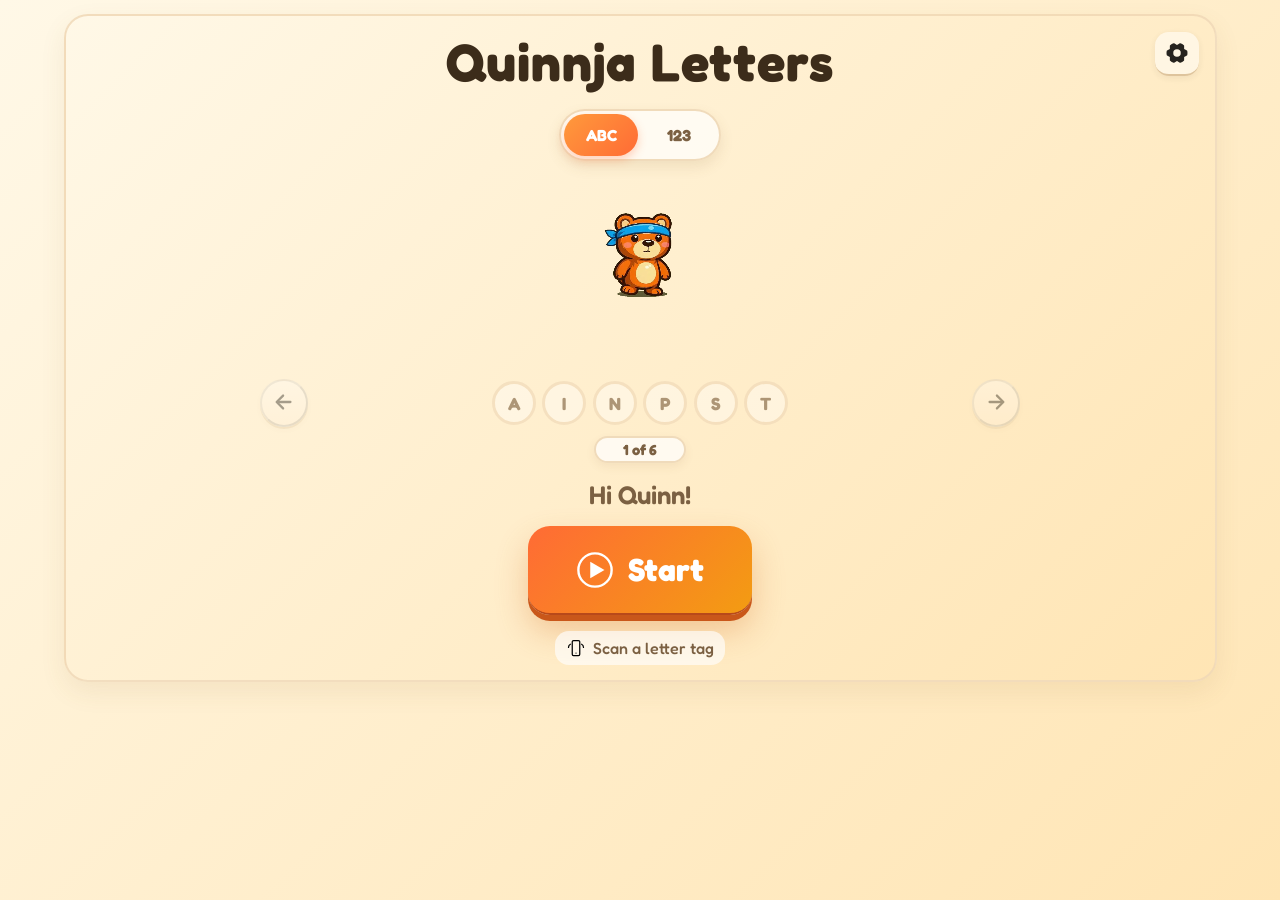
<file: index.html>
<!DOCTYPE html>
<html lang="en">
<head>
  <meta charset="UTF-8" />
  <meta name="viewport" content="width=device-width, initial-scale=1.0" />
  <meta name="color-scheme" content="only light" />
  <meta name="supported-color-schemes" content="light" />
  <meta name="theme-color" content="#fff8e7" />
  <title>Quinnja Letters</title>
  <link rel="preconnect" href="https://fonts.googleapis.com" />
  <link rel="preconnect" href="https://fonts.gstatic.com" crossorigin />
  <link href="https://fonts.googleapis.com/css2?family=Fredoka:wght@400;500;600;700&display=swap" rel="stylesheet" />
  <link rel="stylesheet" href="styles.css" />
</head>
<body>
  <div class="app-shell" id="app-shell">
    <div id="stage-status" class="sr-only" aria-live="polite"></div>
    <button id="btn-global-home" class="icon-btn global-home-btn" aria-label="Go to home screen" hidden>
      <img src="assets/icons/home.svg" alt="" />
    </button>

    <section id="stage-home" class="stage active" aria-label="Home">
      <button id="btn-open-settings-home" class="icon-btn settings-launch" aria-label="Open parent settings">
        <img src="assets/icons/gear.svg" alt="" />
      </button>

      <div class="home-wrap">
        <h1 class="home-title" id="home-title">Quinnja Letters</h1>
        <div class="mode-toggle" id="mode-toggle" role="group" aria-label="Learning mode">
          <button type="button" class="mode-toggle-btn mode-toggle-active" id="mode-toggle-letters" aria-pressed="true">ABC</button>
          <button type="button" class="mode-toggle-btn" id="mode-toggle-numbers" aria-pressed="false">123</button>
        </div>

        <div class="mascot-wrap mascot-idle" id="home-mascot-wrap">
          <!-- AI note: home mascot video swap is intentionally reversible.
               Keep the PNG fallback so rollback is one toggle in app.js. -->
          <video
            id="home-mascot-video"
            class="mascot-home"
            src="assets/processed/idlegreen_alpha_rgb_soft.webm"
            autoplay
            loop
            muted
            playsinline
            preload="none"
            aria-label="Quinnja idle animation"
          ></video>
          <img
            id="home-mascot-fallback"
            src="assets/quinnja.png"
            alt="Quinnja bear mascot"
            class="mascot-home"
            hidden
          />
        </div>

        <div class="active-letters-row" id="home-active-letters" aria-hidden="true" hidden></div>

        <div class="tracker tracker-home" id="tracker-home" data-tracker-kind="home" aria-label="Letter progress">
          <button type="button" class="tracker-nav tracker-nav-prev" data-tracker-target="home" data-dir="-1" aria-label="Show earlier letters">
            <img src="assets/icons/arrow-right.svg" alt="" />
          </button>
          <div class="tracker-viewport">
            <div class="home-progress-dots tracker-strip" id="home-progress-dots" aria-hidden="true"></div>
          </div>
          <button type="button" class="tracker-nav tracker-nav-next" data-tracker-target="home" data-dir="1" aria-label="Show more letters">
            <img src="assets/icons/arrow-right.svg" alt="" />
          </button>
          <div class="tracker-count" id="tracker-count-home" aria-live="polite"></div>
        </div>

        <div id="home-greeting" class="home-greeting" hidden></div>

        <button id="btn-start-session" class="start-btn" aria-label="Start session">
          <img src="assets/icons/play.svg" alt="" />
          <span>Start</span>
        </button>

        <div id="nfc-prompt" class="nfc-prompt" hidden>
          <img src="assets/icons/phone-tap.svg" alt="" />
          <span>Scan a letter tag</span>
        </div>
      </div>
    </section>

    <section id="stage-meet" class="stage" aria-label="Meet letter">
      <div class="tracker tracker-session" id="tracker-meet" data-tracker-kind="session" aria-label="Session progress">
        <button type="button" class="tracker-nav tracker-nav-prev" data-tracker-target="session" data-dir="-1" aria-label="Show earlier session letters">
          <img src="assets/icons/arrow-right.svg" alt="" />
        </button>
        <div class="tracker-viewport">
          <div class="session-dots tracker-strip" id="session-dots-meet" aria-hidden="true"></div>
        </div>
        <button type="button" class="tracker-nav tracker-nav-next" data-tracker-target="session" data-dir="1" aria-label="Show more session letters">
          <img src="assets/icons/arrow-right.svg" alt="" />
        </button>
        <div class="tracker-count" id="tracker-count-meet" aria-live="polite"></div>
      </div>
      <div class="meet-layout">
        <div class="mascot-wrap mascot-presenting" id="meet-mascot-wrap">
          <!-- AI note: meet mascot video swap is intentionally reversible.
               Keep the PNG fallback so rollback is one toggle in app.js. -->
          <video
            id="meet-mascot-video"
            class="mascot-meet"
            src="assets/processed/greenwaving_alpha_rgb_soft.webm"
            autoplay
            loop
            muted
            playsinline
            preload="none"
            aria-label="Quinnja greeting animation"
          ></video>
          <img
            id="meet-mascot-fallback"
            src="assets/quinnja.png"
            alt="Quinnja bear mascot"
            class="mascot-meet"
            hidden
          />
        </div>
        <div class="meet-letter-pair" aria-live="polite">
          <span class="meet-letter-upper" id="meet-letter-upper">S</span>
          <span class="meet-letter-lower" id="meet-letter-lower">s</span>
        </div>
        <div class="meet-quantity-dots" id="meet-quantity-dots" hidden></div>
        <div class="meet-cue" id="meet-cue" hidden></div>
      </div>
      <div class="meet-picture-cue" id="meet-picture-cue" hidden>
        <img id="meet-picture-cue-img" class="meet-picture-cue-img" alt="" />
        <span class="meet-picture-cue-word" id="meet-picture-cue-word"></span>
      </div>
      <div class="meet-actions" id="meet-actions">
        <button id="btn-meet-continue" class="icon-btn meet-go-btn" aria-label="Continue">
          <img src="assets/icons/arrow-right.svg" alt="" />
        </button>
        <button id="btn-meet-replay" class="icon-btn meet-hear-btn" aria-label="Hear again">
          <img src="assets/icons/speaker.svg" alt="" />
        </button>
      </div>
    </section>

    <section id="stage-pick" class="stage" aria-label="Pick letter">
      <div class="tracker tracker-session" id="tracker-pick" data-tracker-kind="session" aria-label="Session progress">
        <button type="button" class="tracker-nav tracker-nav-prev" data-tracker-target="session" data-dir="-1" aria-label="Show earlier session letters">
          <img src="assets/icons/arrow-right.svg" alt="" />
        </button>
        <div class="tracker-viewport">
          <div class="session-dots tracker-strip" id="session-dots-pick" aria-hidden="true"></div>
        </div>
        <button type="button" class="tracker-nav tracker-nav-next" data-tracker-target="session" data-dir="1" aria-label="Show more session letters">
          <img src="assets/icons/arrow-right.svg" alt="" />
        </button>
        <div class="tracker-count" id="tracker-count-pick" aria-live="polite"></div>
      </div>
      <div class="pick-layout">
        <div class="pick-top">
          <div class="pick-target-wrap">
            <div class="mascot-wrap mascot-encouraging" id="pick-mascot-wrap">
              <video
                id="pick-mascot-video"
                class="mascot-pick"
                src="assets/processed/tracinggreen_alpha_rgb_soft.webm"
                autoplay
                loop
                muted
                playsinline
                preload="none"
                aria-label="Quinnja encouraging animation"
              ></video>
              <video
                id="pick-wrong-video"
                class="mascot-pick"
                src="assets/processed/wrong.webm"
                muted
                playsinline
                preload="auto"
                hidden
                aria-label="Quinnja wrong answer reaction"
              ></video>
              <img src="assets/quinnja.png" alt="Quinnja bear mascot" class="mascot-pick" hidden id="pick-mascot-fallback" />
            </div>
            <div class="pick-letter" id="pick-target-letter" role="button" tabindex="0" aria-live="polite">S</div>
          </div>
        </div>

        <div class="pick-bottom">
          <div class="pick-prompt" id="pick-prompt" aria-hidden="true"></div>
          <div id="pick-options" class="pick-options" role="group" aria-label="Letter choices"></div>
          <div id="pick-feedback" class="sr-only" aria-live="polite"></div>
        </div>
      </div>
    </section>

    <section id="stage-trace" class="stage" aria-label="Trace letter">
      <div class="tracker tracker-session" id="tracker-trace" data-tracker-kind="session" aria-label="Session progress">
        <button type="button" class="tracker-nav tracker-nav-prev" data-tracker-target="session" data-dir="-1" aria-label="Show earlier session letters">
          <img src="assets/icons/arrow-right.svg" alt="" />
        </button>
        <div class="tracker-viewport">
          <div class="session-dots tracker-strip" id="session-dots-trace" aria-hidden="true"></div>
        </div>
        <button type="button" class="tracker-nav tracker-nav-next" data-tracker-target="session" data-dir="1" aria-label="Show more session letters">
          <img src="assets/icons/arrow-right.svg" alt="" />
        </button>
        <div class="tracker-count" id="tracker-count-trace" aria-live="polite"></div>
      </div>
      <div class="trace-stage-layout">
        <div class="trace-header">
          <div class="trace-letter" id="trace-letter" aria-live="polite">S</div>
          <div class="mascot-wrap mascot-encouraging" id="trace-mascot-wrap">
            <!-- AI note: trace mascot video swap is intentionally reversible.
                 Keep the PNG fallback so rollback is one toggle in app.js. -->
            <video
              id="trace-mascot-video"
              class="mascot-trace"
              src="assets/processed/tracinggreen_alpha_rgb_soft.webm"
              autoplay
              loop
              muted
              playsinline
              preload="none"
              aria-label="Quinnja trace coach animation"
            ></video>
            <img
              id="trace-mascot-fallback"
              src="assets/quinnja.png"
              alt="Quinnja bear mascot"
              class="mascot-trace"
              hidden
            />
  
          </div>
        </div>

        <div class="trace-board" id="trace-board">
          <svg id="trace-guide" viewBox="0 0 220 220" aria-hidden="true"></svg>
          <canvas id="trace-canvas" width="220" height="220" role="img" aria-label="Letter tracing canvas"></canvas>
        </div>

        <div class="trace-controls">
          <button id="btn-trace-clear" class="icon-btn action-icon" aria-label="Clear drawing">
            <img src="assets/icons/clear.svg" alt="" />
            <span class="action-label">Clear</span>
          </button>
          <svg id="trace-progress-ring" class="trace-progress-ring" viewBox="0 0 40 40" aria-label="Trace progress">
            <circle cx="20" cy="20" r="16" class="trace-progress-bg"></circle>
            <circle cx="20" cy="20" r="16" id="trace-progress-fill" class="trace-progress-fill"></circle>
          </svg>
          <button id="btn-trace-done" class="icon-btn action-icon action-icon-primary" aria-label="Done tracing">
            <img src="assets/icons/done.svg" alt="" />
            <span class="action-label">Done</span>
          </button>
        </div>
      </div>
    </section>

    <section id="stage-celebrate" class="stage" aria-label="Celebrate">
      <div class="tracker tracker-session" id="tracker-celebrate" data-tracker-kind="session" aria-label="Session progress">
        <button type="button" class="tracker-nav tracker-nav-prev" data-tracker-target="session" data-dir="-1" aria-label="Show earlier session letters">
          <img src="assets/icons/arrow-right.svg" alt="" />
        </button>
        <div class="tracker-viewport">
          <div class="session-dots tracker-strip" id="session-dots-celebrate" aria-hidden="true"></div>
        </div>
        <button type="button" class="tracker-nav tracker-nav-next" data-tracker-target="session" data-dir="1" aria-label="Show more session letters">
          <img src="assets/icons/arrow-right.svg" alt="" />
        </button>
        <div class="tracker-count" id="tracker-count-celebrate" aria-live="polite"></div>
      </div>
      <div class="celebrate-wrap">
        <div class="confetti-container" id="confetti-container" aria-hidden="true"></div>
        <div class="sparkles" aria-hidden="true">
          <span class="sparkle"></span>
          <span class="sparkle"></span>
          <span class="sparkle"></span>
          <span class="sparkle"></span>
          <span class="sparkle"></span>
          <span class="sparkle"></span>
          <span class="sparkle"></span>
          <span class="sparkle"></span>
          <span class="sparkle"></span>
          <span class="sparkle"></span>
        </div>
        <div class="mascot-wrap mascot-celebrating" id="celebrate-mascot-wrap">
          <!-- AI note: celebrate mascot video swap is intentionally reversible.
               Keep the PNG fallback in place so rollback is one toggle in app.js. -->
          <video
            id="celebrate-mascot-video"
            class="mascot-celebrate"
            src="assets/processed/green_trim_alpha_rgbkey_balanced.webm"
            autoplay
            loop
            muted
            playsinline
            preload="none"
            aria-label="Quinnja celebrating animation"
          ></video>
          <img
            id="celebrate-mascot-fallback"
            src="assets/quinnja.png"
            alt="Quinnja bear mascot"
            class="mascot-celebrate"
            hidden
          />

        </div>
        <div class="celebrate-letter-showcase">
          <img class="celebrate-traced-img" id="celebrate-traced-img" alt="Your traced letter" hidden />
          <div class="celebrate-letter-pair">
            <span class="celebrate-letter-main" id="celebrate-letter-main">S</span>
            <span class="celebrate-letter-side" id="celebrate-letter-side">s</span>
          </div>
        </div>
        <button id="btn-celebrate-next" class="icon-btn celebrate-next-btn" aria-label="Next letter">
          <img src="assets/icons/arrow-right.svg" alt="" />
        </button>
      </div>
    </section>

    <section id="stage-complete" class="stage" aria-label="Session complete">
      <button id="btn-open-settings-complete" class="icon-btn settings-launch" aria-label="Open parent settings">
        <img src="assets/icons/gear.svg" alt="" />
      </button>

      <div class="complete-wrap">
        <h2 class="complete-heading">Well done!</h2>
        <div class="mascot-wrap mascot-celebrating" id="complete-mascot-wrap">
          <video
            id="complete-mascot-video"
            class="mascot-celebrate"
            src="assets/processed/completegreen_alpha_rgb_balanced.webm"
            autoplay
            loop
            muted
            playsinline
            preload="none"
            aria-label="Quinnja session complete animation"
          ></video>
          <img
            id="complete-mascot-fallback"
            src="assets/quinnja.png"
            alt="Quinnja bear mascot"
            class="mascot-celebrate"
            hidden
          />
        </div>

        <div id="complete-letters" class="complete-letters" aria-label="Letters practised"></div>

        <div class="complete-actions">
          <button id="btn-replay" class="icon-btn complete-btn" aria-label="Replay session">
            <img src="assets/icons/replay.svg" alt="" />
          </button>
          <button id="btn-home" class="icon-btn complete-btn" aria-label="Go to home screen">
            <img src="assets/icons/home.svg" alt="" />
          </button>
        </div>
      </div>
    </section>

    <section id="stage-settings" class="stage" aria-label="Parent settings">
      <div class="settings-card">
        <div class="settings-header">
          <h2>Settings</h2>
          <button id="btn-save-settings" class="settings-btn settings-btn-primary" type="button">Save &amp; Close</button>
        </div>

        <div class="settings-section">
          <label class="settings-label" for="setting-child-name">Child's name</label>
          <input id="setting-child-name" class="settings-input" type="text" maxlength="30" placeholder="Enter name..." />
        </div>

        <div class="settings-section" id="settings-letter-section">
          <span class="settings-section-title">Active letters</span>
          <div id="letter-preset-selector" class="letter-preset-selector">
            <button type="button" class="letter-preset-btn" data-preset="satpin">SATPIN</button>
            <button type="button" class="letter-preset-btn" data-preset="all">Full Alphabet</button>
          </div>
          <details class="settings-collapsible" id="custom-letters-collapsible">
            <summary class="settings-collapsible-header">Customise letters</summary>
            <div class="settings-section-body">
              <div id="settings-letter-toggles" class="letter-toggle-grid"></div>
            </div>
          </details>
        </div>

        <div class="settings-section" id="settings-number-section" hidden>
          <span class="settings-section-title">Active numbers</span>
          <div id="number-preset-selector" class="letter-preset-selector">
            <button type="button" class="letter-preset-btn" data-number-preset="1to5">1 – 5</button>
            <button type="button" class="letter-preset-btn" data-number-preset="0to10">0 – 10</button>
          </div>
          <div id="settings-number-toggles" class="letter-toggle-grid"></div>
        </div>

        <details class="settings-collapsible" id="settings-case-section">
          <summary class="settings-collapsible-header">Display case</summary>
          <div class="settings-section-body">
            <div class="settings-radio-group">
              <label class="settings-radio"><input name="display-case" type="radio" value="uppercase" /> <span>Uppercase</span></label>
              <label class="settings-radio"><input name="display-case" type="radio" value="lowercase" /> <span>Lowercase</span></label>
              <label class="settings-radio"><input name="display-case" type="radio" value="both" /> <span>Both</span></label>
            </div>
            <div class="settings-subsection">
              <span class="settings-section-title">Trace practice case</span>
              <div class="settings-radio-group">
                <label class="settings-radio"><input name="trace-case" type="radio" value="uppercase" /> <span>Uppercase only</span></label>
                <label class="settings-radio"><input name="trace-case" type="radio" value="lowercase" /> <span>Lowercase only</span></label>
                <label class="settings-radio"><input name="trace-case" type="radio" value="alternate" /> <span>Alternate</span></label>
              </div>
            </div>
          </div>
        </details>

        <details class="settings-collapsible">
          <summary class="settings-collapsible-header">Audio</summary>
          <div class="settings-section-body">
            <label class="toggle-row">
              <span>Speech audio</span>
              <span class="toggle-switch"><input id="setting-audio" type="checkbox" /><span class="toggle-track"></span></span>
            </label>
            <label class="toggle-row">
              <span>Sound effects</span>
              <span class="toggle-switch"><input id="setting-sound-effects" type="checkbox" /><span class="toggle-track"></span></span>
            </label>
            <label class="toggle-row">
              <span>Background music</span>
              <span class="toggle-switch"><input id="setting-ambient" type="checkbox" /><span class="toggle-track"></span></span>
            </label>
          </div>
        </details>

        <details class="settings-collapsible" id="settings-speech-group">
          <summary class="settings-collapsible-header">Voice personalisation</summary>
          <div class="settings-section-body">
            <label class="toggle-row">
              <span>Say child's name during praise</span>
              <span class="toggle-switch"><input id="setting-speech-synth" type="checkbox" /><span class="toggle-track"></span></span>
            </label>
            <div class="settings-subsection" id="speech-synth-options" hidden>
              <label class="settings-label" for="setting-speech-voice">Voice</label>
              <select id="setting-speech-voice" class="settings-input"></select>
              <label class="settings-label" for="setting-speech-rate">Speed</label>
              <input id="setting-speech-rate" type="range" min="0.7" max="1.3" step="0.1" value="0.9" />
              <label class="settings-label" for="setting-speech-pitch">Pitch</label>
              <input id="setting-speech-pitch" type="range" min="0.7" max="1.4" step="0.1" value="1.0" />
              <button id="btn-test-speech" class="settings-btn settings-btn-secondary" type="button">Test voice</button>
            </div>
          </div>
        </details>

        <details class="settings-collapsible" id="settings-recording-group">
          <summary class="settings-collapsible-header">Record your voice</summary>
          <div class="settings-section-body">
            <p class="settings-hint">Record praise or celebration messages in your own voice (max 3s each).</p>
            <div id="recording-slots" class="recording-slots"></div>
          </div>
        </details>

        <details class="settings-collapsible">
          <summary class="settings-collapsible-header">Other</summary>
          <div class="settings-section-body">
            <label class="toggle-row">
              <span>Formation guide default on</span>
              <span class="toggle-switch"><input id="setting-guide-default" type="checkbox" /><span class="toggle-track"></span></span>
            </label>
            <label class="toggle-row">
              <span>NFC mode</span>
              <span class="toggle-switch"><input id="setting-nfc-mode" type="checkbox" /><span class="toggle-track"></span></span>
            </label>
            <label class="toggle-row">
              <span>Adaptive letter order</span>
              <span class="toggle-switch"><input id="setting-adaptive-order" type="checkbox" /><span class="toggle-track"></span></span>
            </label>
          </div>
        </details>

        <div class="settings-footer">
          <div class="settings-progress" id="settings-progress"></div>
          <div class="settings-footer-actions">
            <button id="btn-reset-progress" class="settings-btn settings-btn-secondary" type="button">Reset progress</button>
          </div>
        </div>

        <p id="settings-message" class="settings-message" aria-live="polite"></p>
      </div>
    </section>

    <div id="confirm-overlay" class="confirm-overlay" hidden>
      <div class="confirm-card">
        <p class="confirm-text">Go back to Home?</p>
        <div class="confirm-actions">
          <button id="btn-confirm-stay" class="icon-btn confirm-btn" aria-label="Stay here">
            <span class="confirm-x">&times;</span>
          </button>
          <button id="btn-confirm-leave" class="icon-btn confirm-btn confirm-btn-yes" aria-label="Go home">
            <img src="assets/icons/home.svg" alt="" />
          </button>
        </div>
      </div>
    </div>
  </div>

  <script src="data.js"></script>
  <script src="audio.js"></script>
  <script src="speech.js"></script>
  <script src="nfc.js"></script>
  <script src="app.js"></script>
</body>
</html>
</file>
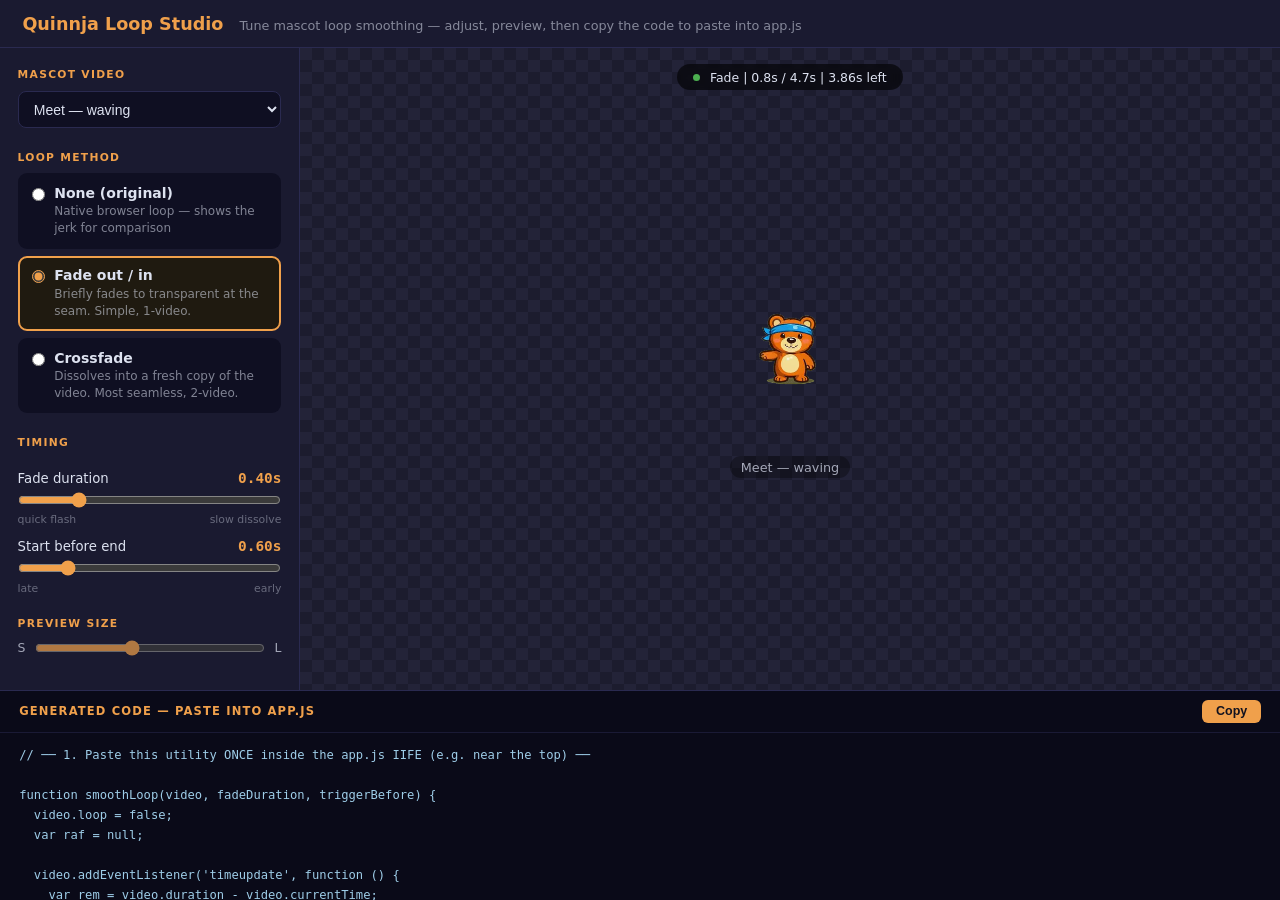
<file: tools/loop-studio.html>
<!DOCTYPE html>
<html lang="en">
<head>
<meta charset="UTF-8">
<meta name="viewport" content="width=device-width, initial-scale=1.0">
<title>Quinnja Loop Studio</title>
<style>
* { box-sizing: border-box; margin: 0; padding: 0; }

body {
  font-family: system-ui, -apple-system, sans-serif;
  background: #12121f;
  color: #dde2f0;
  height: 100vh;
  display: grid;
  grid-template-columns: 300px 1fr;
  grid-template-rows: auto 1fr auto;
  overflow: hidden;
}

/* ── Header ── */
header {
  grid-column: 1 / -1;
  padding: 0.85rem 1.4rem;
  background: #1a1a30;
  border-bottom: 1px solid #2a2a50;
  display: flex;
  align-items: baseline;
  gap: 1rem;
}
header h1 { font-size: 1.1rem; color: #f0a04b; font-weight: 700; }
header p  { font-size: 0.8rem; opacity: 0.55; }

/* ── Controls sidebar ── */
.sidebar {
  padding: 1.25rem 1.1rem;
  background: #1a1a30;
  border-right: 1px solid #2a2a50;
  overflow-y: auto;
  display: flex;
  flex-direction: column;
  gap: 1.4rem;
}

.section-label {
  display: block;
  font-size: 0.67rem;
  text-transform: uppercase;
  letter-spacing: 0.12em;
  color: #f0a04b;
  margin-bottom: 0.6rem;
  font-weight: 600;
}

/* Select */
select {
  width: 100%;
  padding: 0.55rem 0.7rem;
  background: #0f0f22;
  border: 1px solid #2a2a50;
  border-radius: 8px;
  color: #dde2f0;
  font-size: 0.875rem;
  cursor: pointer;
}
select:focus { outline: 2px solid #f0a04b; }

/* Mode radios */
.mode-list { display: flex; flex-direction: column; gap: 0.45rem; }

.mode-card {
  display: flex;
  align-items: flex-start;
  gap: 0.6rem;
  padding: 0.6rem 0.75rem;
  background: #0f0f22;
  border: 2px solid transparent;
  border-radius: 9px;
  cursor: pointer;
  transition: border-color 0.15s;
}
.mode-card:has(input:checked) { border-color: #f0a04b; background: #1f1a10; }
.mode-card input[type=radio] { margin-top: 3px; accent-color: #f0a04b; flex-shrink: 0; }
.mode-card .mt { font-size: 0.875rem; font-weight: 600; }
.mode-card .md { font-size: 0.75rem; opacity: 0.55; margin-top: 0.15rem; line-height: 1.4; }

/* Sliders */
.slider-block { display: flex; flex-direction: column; gap: 0.35rem; }
.slider-row {
  display: flex;
  justify-content: space-between;
  align-items: baseline;
  font-size: 0.83rem;
}
.slider-val { font-family: monospace; color: #f0a04b; font-size: 0.9rem; font-weight: 600; }
input[type=range] { width: 100%; accent-color: #f0a04b; cursor: pointer; }
.slider-hints { display: flex; justify-content: space-between; font-size: 0.68rem; opacity: 0.4; }

.warning {
  font-size: 0.75rem;
  color: #ff8a65;
  padding: 0.4rem 0.6rem;
  background: #2a1500;
  border-radius: 6px;
  border-left: 3px solid #ff8a65;
  display: none;
}

/* Fade settings dimmed when mode=none */
.fade-settings { display: flex; flex-direction: column; gap: 0.75rem; transition: opacity 0.2s; }
.fade-settings.dimmed { opacity: 0.35; pointer-events: none; }

/* Preview size */
.size-row {
  display: flex;
  align-items: center;
  gap: 0.6rem;
  font-size: 0.78rem;
  opacity: 0.7;
}
.size-row input { flex: 1; accent-color: #f0a04b; }

/* ── Preview area ── */
.preview {
  display: flex;
  flex-direction: column;
  align-items: center;
  justify-content: center;
  gap: 1rem;
  background: repeating-conic-gradient(#1c1c2e 0% 25%, #232338 0% 50%) 0 0 / 24px 24px;
  position: relative;
  overflow: hidden;
}

.status-bar {
  position: absolute;
  top: 1rem;
  background: rgba(0,0,0,0.6);
  padding: 0.35rem 1rem;
  border-radius: 20px;
  font-size: 0.78rem;
  display: flex;
  align-items: center;
  gap: 0.6rem;
  backdrop-filter: blur(4px);
}
.pulse {
  width: 7px; height: 7px;
  border-radius: 50%;
  background: #4caf50;
  flex-shrink: 0;
  animation: blink 1.8s ease-in-out infinite;
}
@keyframes blink { 0%,100% { opacity: 1; } 50% { opacity: 0.3; } }

.video-stage {
  position: relative;
  width: 180px;
  height: 180px;
  transition: width 0.2s, height 0.2s;
}
.video-stage video {
  position: absolute;
  inset: 0;
  width: 100%;
  height: 100%;
  object-fit: contain;
}

.stage-label {
  font-size: 0.8rem;
  background: rgba(0,0,0,0.45);
  padding: 0.2rem 0.7rem;
  border-radius: 20px;
  opacity: 0.7;
}

/* ── Code panel ── */
.code-panel {
  grid-column: 1 / -1;
  background: #0a0a18;
  border-top: 1px solid #2a2a50;
  display: flex;
  flex-direction: column;
  max-height: 210px;
  min-height: 120px;
}
.code-header {
  display: flex;
  justify-content: space-between;
  align-items: center;
  padding: 0.55rem 1.2rem;
  border-bottom: 1px solid #1a1a35;
  flex-shrink: 0;
}
.code-title { font-size: 0.72rem; text-transform: uppercase; letter-spacing: 0.1em; color: #f0a04b; font-weight: 600; }
.btn-copy {
  padding: 0.28rem 0.85rem;
  background: #f0a04b;
  border: none;
  color: #12121f;
  border-radius: 6px;
  font-size: 0.78rem;
  font-weight: 700;
  cursor: pointer;
  transition: background 0.15s;
}
.btn-copy:hover { background: #d4873a; }
pre {
  flex: 1;
  overflow-y: auto;
  padding: 0.75rem 1.2rem;
  font-family: 'Cascadia Code', 'Fira Code', 'Consolas', monospace;
  font-size: 0.76rem;
  line-height: 1.65;
  color: #9ecde8;
  white-space: pre-wrap;
  word-break: break-word;
}
</style>
</head>
<body>

<header>
  <h1>Quinnja Loop Studio</h1>
  <p>Tune mascot loop smoothing — adjust, preview, then copy the code to paste into app.js</p>
</header>

<aside class="sidebar">

  <div>
    <label class="section-label">Mascot video</label>
    <select id="sel-video">
      <option value="../assets/processed/idlegreen_alpha_rgb_soft.webm">Home — idle</option>
      <option value="../assets/processed/greenwaving_alpha_rgb_soft.webm" selected>Meet — waving</option>
      <option value="../assets/processed/tracinggreen_alpha_rgb_soft.webm">Pick / Trace — encouraging</option>
      <option value="../assets/processed/green_trim_alpha_rgbkey_balanced.webm">Celebrate</option>
      <option value="../assets/processed/completegreen_alpha_rgb_balanced.webm">Complete</option>
    </select>
  </div>

  <div>
    <label class="section-label">Loop method</label>
    <div class="mode-list">
      <label class="mode-card">
        <input type="radio" name="mode" value="none" />
        <div>
          <div class="mt">None (original)</div>
          <div class="md">Native browser loop — shows the jerk for comparison</div>
        </div>
      </label>
      <label class="mode-card">
        <input type="radio" name="mode" value="fade" checked />
        <div>
          <div class="mt">Fade out / in</div>
          <div class="md">Briefly fades to transparent at the seam. Simple, 1-video.</div>
        </div>
      </label>
      <label class="mode-card">
        <input type="radio" name="mode" value="crossfade" />
        <div>
          <div class="mt">Crossfade</div>
          <div class="md">Dissolves into a fresh copy of the video. Most seamless, 2-video.</div>
        </div>
      </label>
    </div>
  </div>

  <div class="fade-settings" id="fade-settings">
    <label class="section-label">Timing</label>

    <div class="slider-block">
      <div class="slider-row">
        <span>Fade duration</span>
        <span class="slider-val" id="lbl-fd">0.40s</span>
      </div>
      <input type="range" id="sl-fd" min="0.1" max="1.5" step="0.05" value="0.40" />
      <div class="slider-hints"><span>quick flash</span><span>slow dissolve</span></div>
    </div>

    <div class="slider-block">
      <div class="slider-row">
        <span>Start before end</span>
        <span class="slider-val" id="lbl-tb">0.60s</span>
      </div>
      <input type="range" id="sl-tb" min="0.1" max="3.0" step="0.05" value="0.60" />
      <div class="slider-hints"><span>late</span><span>early</span></div>
    </div>

    <div class="warning" id="warn-timing">
      Trigger window is shorter than fade duration — the fade may not finish before the loop point.
    </div>
  </div>

  <div>
    <label class="section-label">Preview size</label>
    <div class="size-row">
      <span>S</span>
      <input type="range" id="sl-size" min="80" max="320" step="10" value="180" />
      <span>L</span>
    </div>
  </div>

</aside>

<main class="preview">
  <div class="status-bar">
    <div class="pulse"></div>
    <span id="status">Loading…</span>
  </div>
  <div class="video-stage" id="video-stage">
    <video id="va" muted playsinline></video>
    <video id="vb" muted playsinline></video>
  </div>
  <div class="stage-label" id="stage-label">Meet — waving</div>
</main>

<div class="code-panel">
  <div class="code-header">
    <span class="code-title">Generated code — paste into app.js</span>
    <button class="btn-copy" id="btn-copy" onclick="copyCode()">Copy</button>
  </div>
  <pre id="code-out"></pre>
</div>

<script>
// ─────────────────────────────────────────────
// DOM refs
// ─────────────────────────────────────────────
const $ = id => document.getElementById(id);
const va = $('va');
const vb = $('vb');

// ─────────────────────────────────────────────
// Video metadata
// ─────────────────────────────────────────────
const VIDEO_META = {
  '../assets/processed/idlegreen_alpha_rgb_soft.webm':       { label: 'Home — idle',              dom: 'dom.homeMascotVideo'      },
  '../assets/processed/greenwaving_alpha_rgb_soft.webm':     { label: 'Meet — waving',             dom: 'dom.meetMascotVideo'      },
  '../assets/processed/tracinggreen_alpha_rgb_soft.webm':    { label: 'Pick / Trace — encouraging',dom: 'dom.traceMascotVideo'     },
  '../assets/processed/green_trim_alpha_rgbkey_balanced.webm':{ label: 'Celebrate',                dom: 'dom.celebrateMascotVideo' },
  '../assets/processed/completegreen_alpha_rgb_balanced.webm':{ label: 'Complete',                 dom: 'dom.completeMascotVideo'  }
};

// ─────────────────────────────────────────────
// Helpers
// ─────────────────────────────────────────────
function status(txt) { $('status').textContent = txt; }

function resetVids() {
  [va, vb].forEach(v => {
    v.pause();
    v.removeAttribute('src');
    v.load();
    v.style.opacity    = '';
    v.style.transition = 'none';
    v.loop = false;
  });
  va.style.opacity = '1';
  vb.style.opacity = '0';
}

function getSettings() {
  return {
    mode:          document.querySelector('input[name=mode]:checked').value,
    fadeDuration:  parseFloat($('sl-fd').value),
    triggerBefore: parseFloat($('sl-tb').value),
    src:           $('sel-video').value
  };
}

// ─────────────────────────────────────────────
// Controllers
// ─────────────────────────────────────────────

function modeNone({ src }) {
  resetVids();
  va.src  = src;
  va.loop = true;
  vb.style.opacity = '0';

  va.addEventListener('loadedmetadata', function h() {
    va.removeEventListener('loadedmetadata', h);
    status('Native loop | ' + va.duration.toFixed(2) + 's — watch for the jump');
    va.play().catch(() => {});
  });
  status('Loading…');

  return function cleanup() {
    va.pause();
    va.loop = false;
    va.removeAttribute('src');
    va.load();
  };
}

function modeFade({ src, fadeDuration, triggerBefore }) {
  resetVids();
  va.src  = src;
  va.loop = false;
  vb.style.opacity = '0';
  let dur = 0, raf = null;

  function onMeta() {
    dur = va.duration;
    status('Fade mode | ' + dur.toFixed(2) + 's');
    va.play().catch(() => {});
  }

  function onTime() {
    if (!dur) return;
    const rem = dur - va.currentTime;
    if (rem < triggerBefore) {
      va.style.opacity = Math.max(0, rem / triggerBefore).toFixed(3);
    } else if (parseFloat(va.style.opacity) < 1) {
      va.style.opacity = '1';
    }
    status('Fade | ' + va.currentTime.toFixed(1) + 's / ' + dur.toFixed(1) + 's | ' + rem.toFixed(2) + 's left');
  }

  function onEnded() {
    if (raf) cancelAnimationFrame(raf);
    va.style.opacity = '0';
    va.currentTime   = 0;
    va.play().catch(() => {});
    const t0 = performance.now();
    (function fadeIn() {
      const p = Math.min((performance.now() - t0) / (fadeDuration * 1000), 1);
      va.style.opacity = p.toFixed(3);
      if (p < 1) raf = requestAnimationFrame(fadeIn);
      else { va.style.opacity = '1'; raf = null; }
    })();
  }

  va.addEventListener('loadedmetadata', onMeta);
  va.addEventListener('timeupdate',     onTime);
  va.addEventListener('ended',          onEnded);
  status('Loading…');

  return function cleanup() {
    va.removeEventListener('loadedmetadata', onMeta);
    va.removeEventListener('timeupdate',     onTime);
    va.removeEventListener('ended',          onEnded);
    va.pause();
    va.removeAttribute('src');
    va.load();
    if (raf) cancelAnimationFrame(raf);
  };
}

function modeCrossfade({ src, fadeDuration, triggerBefore }) {
  resetVids();
  va.src  = src;
  vb.src  = src;
  va.loop = false;
  vb.loop = false;
  vb.style.opacity = '0';

  let active = va, standby = vb, busy = false, tm = null;

  function onMeta() {
    status('Crossfade | ' + va.duration.toFixed(2) + 's');
    active.play().catch(() => {});
  }

  function check() {
    if (!active.duration || busy) return;
    const rem = active.duration - active.currentTime;
    status('Crossfade | ' + active.currentTime.toFixed(1) + 's / ' + active.duration.toFixed(1) + 's | '
           + rem.toFixed(2) + 's left | ' + (active === va ? 'A→B' : 'B→A') + ' next');

    if (rem <= triggerBefore) {
      busy = true;
      standby.currentTime = 0;
      standby.play().catch(() => {});
      // Trigger reflow so transition fires on both
      void active.offsetWidth;
      active.style.transition  = 'opacity ' + fadeDuration + 's linear';
      standby.style.transition = 'opacity ' + fadeDuration + 's linear';
      active.style.opacity  = '0';
      standby.style.opacity = '1';

      tm = setTimeout(function () {
        active.pause();
        active.style.transition = 'none';
        active.style.opacity    = '0';
        const tmp = active; active = standby; standby = tmp;
        busy = false;
      }, (fadeDuration + 0.15) * 1000);
    }
  }

  function onEnded() {
    // Fallback: if video ends and crossfade didn't trigger in time
    if (!busy) { active.currentTime = 0; active.play().catch(() => {}); }
  }

  va.addEventListener('loadedmetadata', onMeta);
  va.addEventListener('timeupdate', check);
  vb.addEventListener('timeupdate', check);
  va.addEventListener('ended', onEnded);
  vb.addEventListener('ended', onEnded);
  status('Loading…');

  return function cleanup() {
    va.removeEventListener('loadedmetadata', onMeta);
    va.removeEventListener('timeupdate', check);
    vb.removeEventListener('timeupdate', check);
    va.removeEventListener('ended', onEnded);
    vb.removeEventListener('ended', onEnded);
    va.pause();
    vb.pause();
    va.removeAttribute('src'); vb.removeAttribute('src');
    va.load(); vb.load();
    if (tm) clearTimeout(tm);
  };
}

// ─────────────────────────────────────────────
// Code generation
// ─────────────────────────────────────────────
function buildCode({ mode, fadeDuration, triggerBefore, src }) {
  const fd     = fadeDuration.toFixed(2);
  const tb     = triggerBefore.toFixed(2);
  const meta   = VIDEO_META[src] || { label: 'mascot video', dom: 'videoEl' };
  const domRef = meta.dom;
  const label  = meta.label;
  const safeName = domRef.replace(/\W/g, '_');

  if (mode === 'none') {
    return '// No changes needed — the native loop attribute in index.html handles looping.';
  }

  if (mode === 'fade') {
    return (
`// ── 1. Paste this utility ONCE inside the app.js IIFE (e.g. near the top) ──

function smoothLoop(video, fadeDuration, triggerBefore) {
  video.loop = false;
  var raf = null;

  video.addEventListener('timeupdate', function () {
    var rem = video.duration - video.currentTime;
    if (rem < triggerBefore) {
      video.style.opacity = Math.max(0, rem / triggerBefore).toFixed(3);
    }
  });

  video.addEventListener('ended', function () {
    if (raf) cancelAnimationFrame(raf);
    video.style.opacity = '0';
    video.currentTime   = 0;
    video.play();
    var t0 = performance.now();
    (function fadeIn() {
      var p = Math.min((performance.now() - t0) / (fadeDuration * 1000), 1);
      video.style.opacity = p.toFixed(3);
      if (p < 1) raf = requestAnimationFrame(fadeIn);
    })();
  });
}

// ── 2. Call it once for the ${label} ──
// Paste this right after the line that sets: ${domRef}.src = ...

${domRef}.addEventListener('loadedmetadata', function ${safeName}_loop() {
  ${domRef}.removeEventListener('loadedmetadata', ${safeName}_loop);
  smoothLoop(${domRef}, ${fd}, ${tb});
}, { once: true });`
    );
  }

  // crossfade
  return (
`// ── 1. Paste this utility ONCE inside the app.js IIFE (e.g. near the top) ──

function smoothCrossfadeLoop(video, fadeDuration, triggerBefore) {
  var parent = video.parentElement;
  // Parent needs to be a positioning context for the standby overlay
  if (getComputedStyle(parent).position === 'static') {
    parent.style.position = 'relative';
  }

  // Create a hidden standby clone
  var standby = document.createElement('video');
  standby.src         = video.src;
  standby.muted       = true;
  standby.playsInline = true;
  standby.style.cssText =
    'position:absolute;inset:0;width:100%;height:100%;object-fit:contain;opacity:0;pointer-events:none;';
  parent.appendChild(standby);

  var active = video, swap = standby, busy = false, tm = null;
  video.loop = false;

  function check() {
    if (!active.duration || busy) return;
    var rem = active.duration - active.currentTime;
    if (rem <= triggerBefore) {
      busy = true;
      swap.currentTime = 0;
      swap.play();
      void active.offsetWidth; // force reflow
      active.style.transition = 'opacity ' + fadeDuration + 's linear';
      swap.style.transition   = 'opacity ' + fadeDuration + 's linear';
      active.style.opacity = '0';
      swap.style.opacity   = '1';
      tm = setTimeout(function () {
        active.pause();
        active.style.transition = 'none';
        active.style.opacity    = '0';
        var tmp = active; active = swap; swap = tmp;
        busy = false;
      }, (fadeDuration + 0.15) * 1000);
    }
  }

  video.addEventListener('timeupdate', check);
  standby.addEventListener('timeupdate', check);

  [video, standby].forEach(function (v) {
    v.addEventListener('ended', function () {
      if (!busy) { active.currentTime = 0; active.play(); }
    });
  });
}

// ── 2. Call it once for the ${label} ──
// Paste this right after the line that sets: ${domRef}.src = ...

${domRef}.addEventListener('loadedmetadata', function ${safeName}_loop() {
  ${domRef}.removeEventListener('loadedmetadata', ${safeName}_loop);
  smoothCrossfadeLoop(${domRef}, ${fd}, ${tb});
}, { once: true });`
  );
}

// ─────────────────────────────────────────────
// Orchestrator
// ─────────────────────────────────────────────
let cleanup = null;

function apply() {
  if (cleanup) { cleanup(); cleanup = null; }

  const s = getSettings();

  // Update labels
  const meta = VIDEO_META[s.src];
  $('stage-label').textContent = meta ? meta.label : s.src;

  // Fade settings visibility
  const showFade = s.mode !== 'none';
  $('fade-settings').classList.toggle('dimmed', !showFade);

  // Timing warning: trigger window < fade duration
  const warn = showFade && s.triggerBefore < s.fadeDuration;
  $('warn-timing').style.display = warn ? 'block' : 'none';

  // Start controller
  if      (s.mode === 'none')      cleanup = modeNone(s);
  else if (s.mode === 'fade')      cleanup = modeFade(s);
  else if (s.mode === 'crossfade') cleanup = modeCrossfade(s);

  // Generate code
  $('code-out').textContent = buildCode(s);
}

// ─────────────────────────────────────────────
// Copy button
// ─────────────────────────────────────────────
function copyCode() {
  navigator.clipboard.writeText($('code-out').textContent).then(function () {
    const btn = $('btn-copy');
    btn.textContent = 'Copied!';
    setTimeout(function () { btn.textContent = 'Copy'; }, 1800);
  });
}

// ─────────────────────────────────────────────
// Wire up controls
// ─────────────────────────────────────────────
$('sl-fd').addEventListener('input', function () {
  $('lbl-fd').textContent = parseFloat(this.value).toFixed(2) + 's';
  apply();
});
$('sl-tb').addEventListener('input', function () {
  $('lbl-tb').textContent = parseFloat(this.value).toFixed(2) + 's';
  apply();
});
$('sel-video').addEventListener('change', apply);
document.querySelectorAll('input[name=mode]').forEach(function (r) {
  r.addEventListener('change', apply);
});
$('sl-size').addEventListener('input', function () {
  const sz = this.value + 'px';
  $('video-stage').style.width  = sz;
  $('video-stage').style.height = sz;
});

// ─────────────────────────────────────────────
// Boot
// ─────────────────────────────────────────────
apply();
</script>
</body>
</html>
</file>
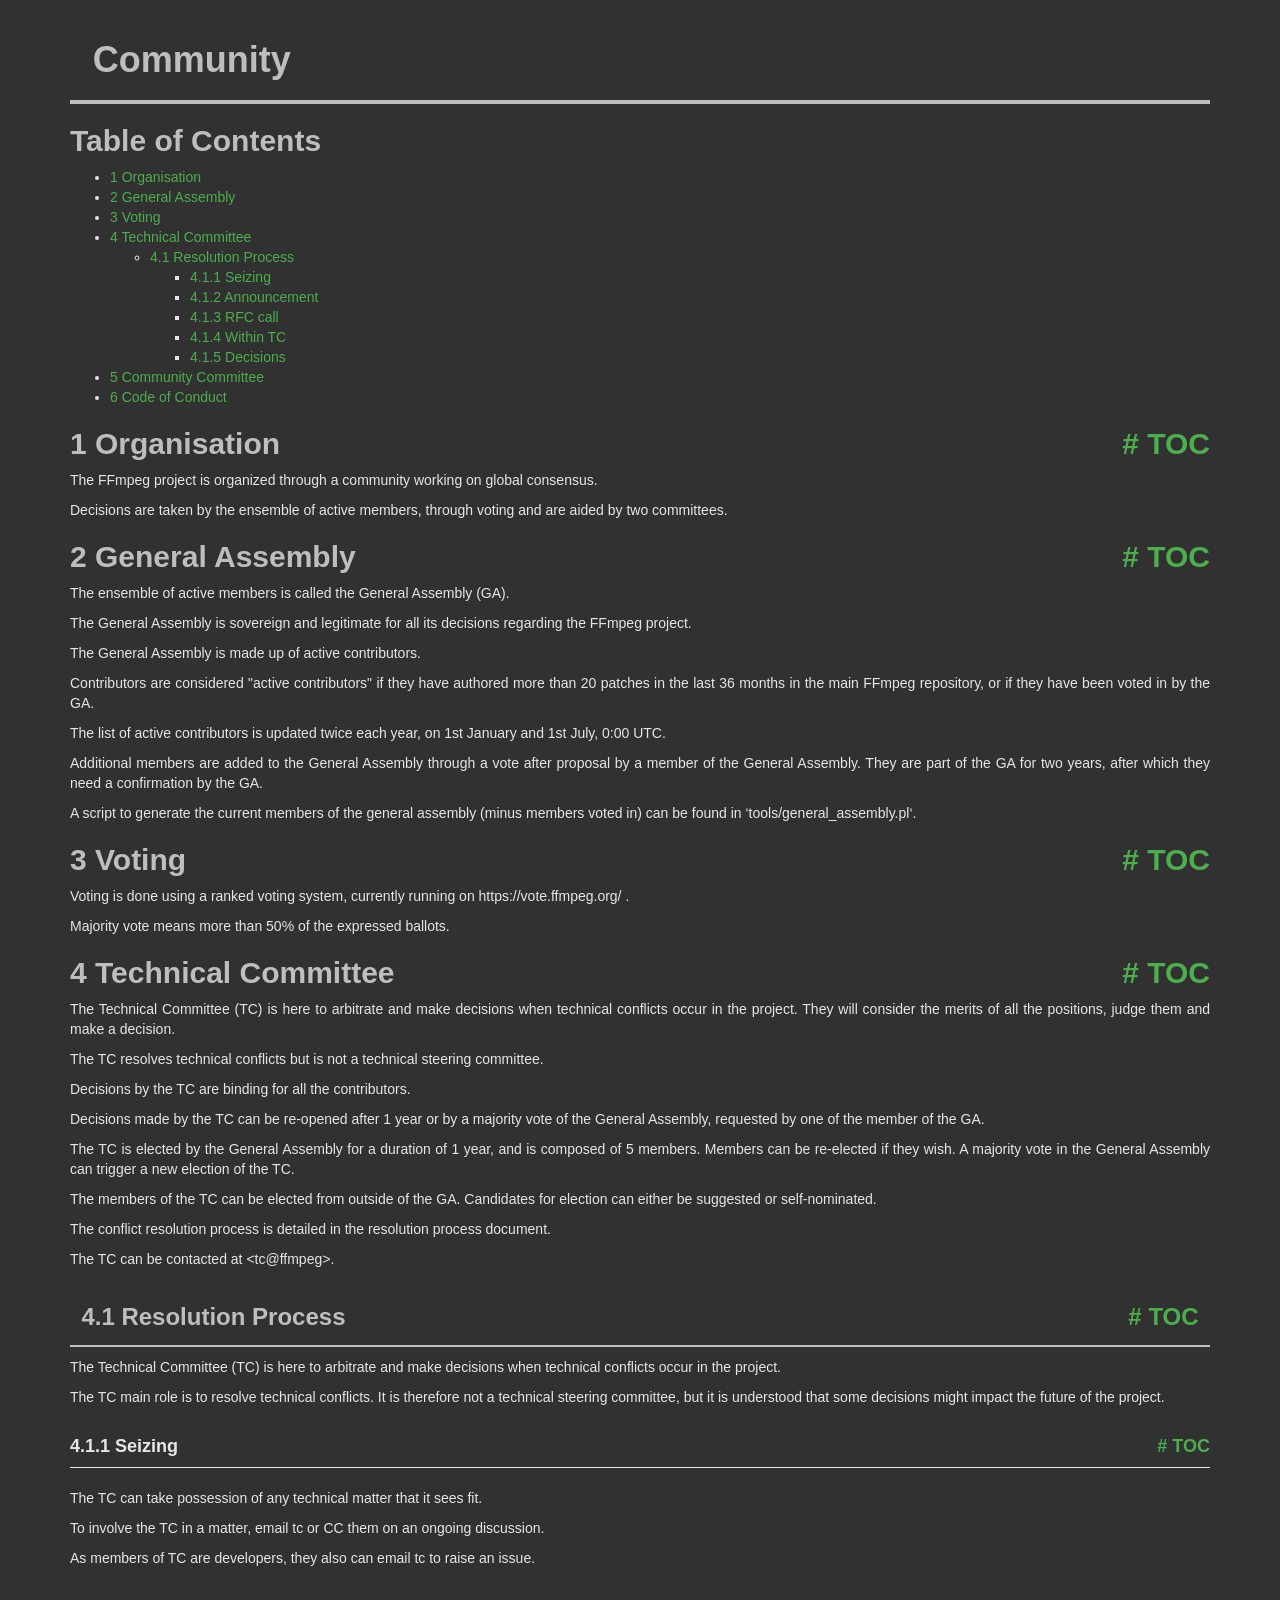
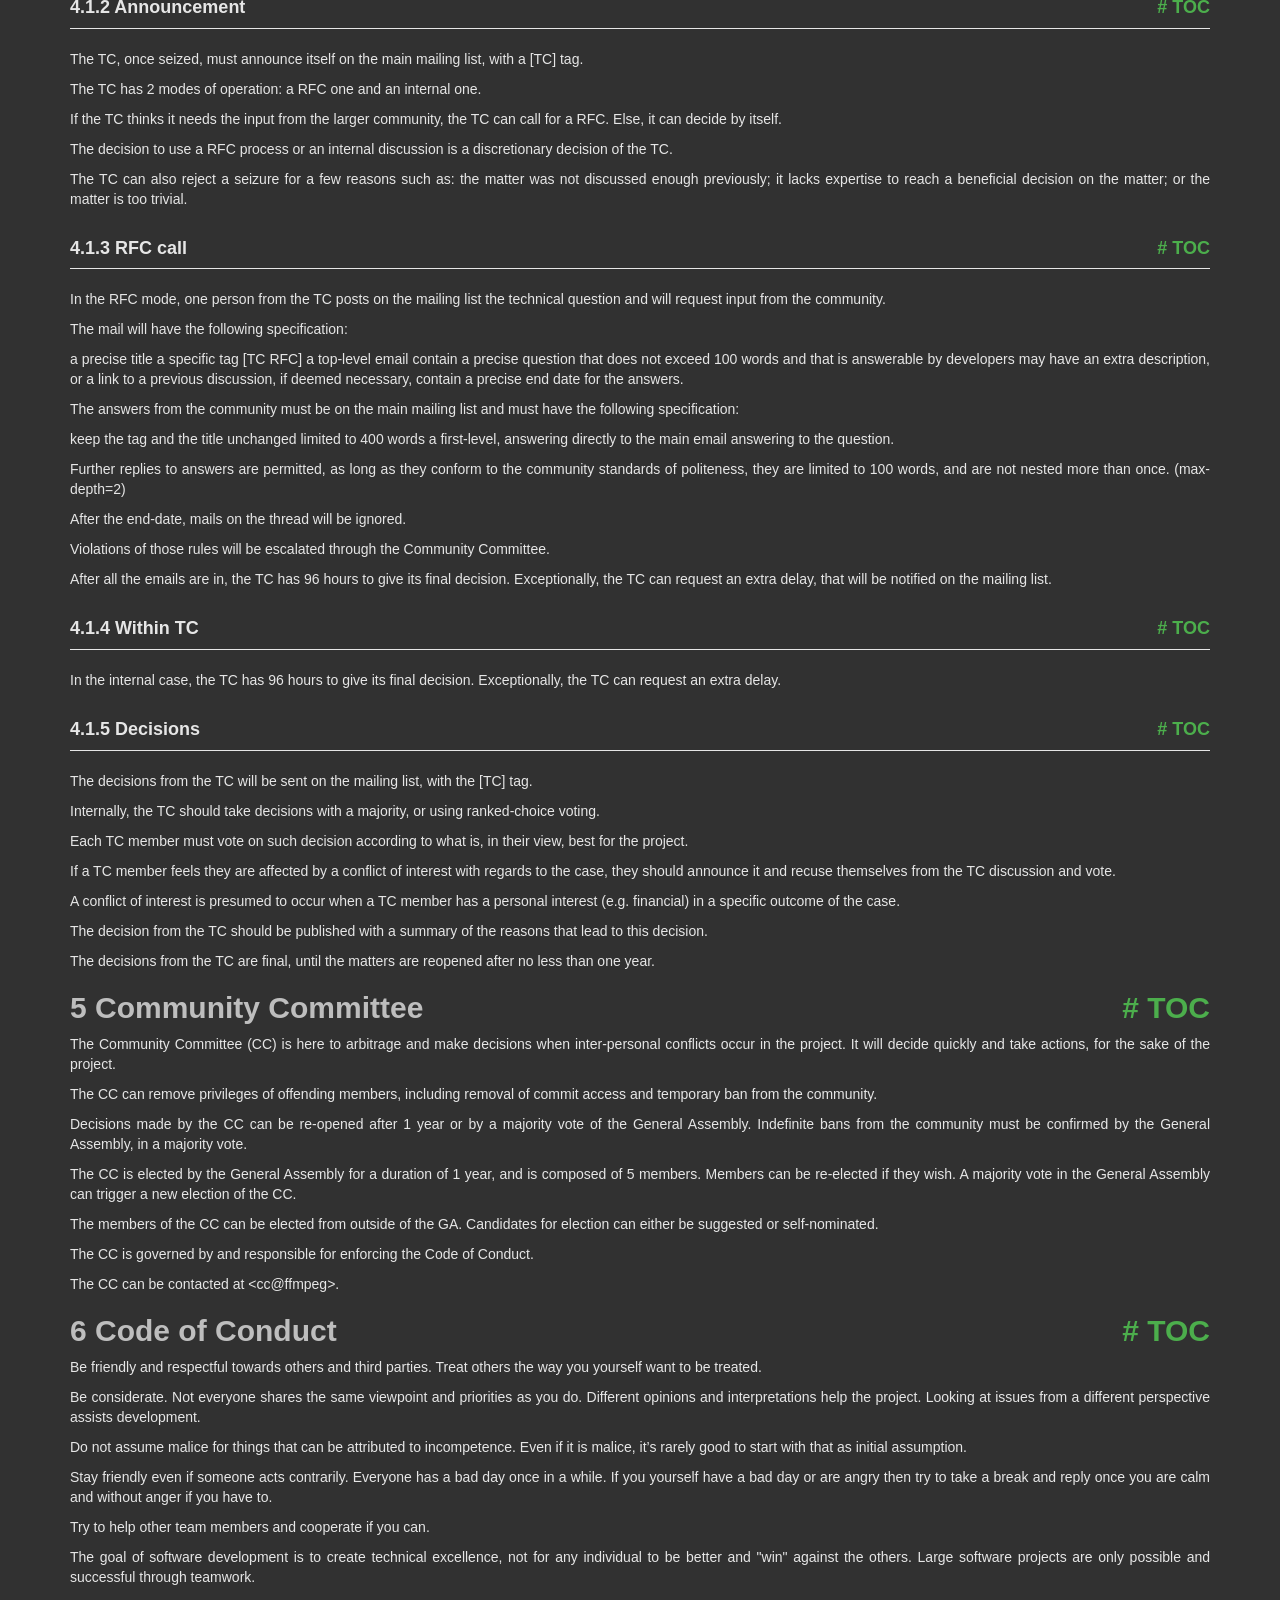
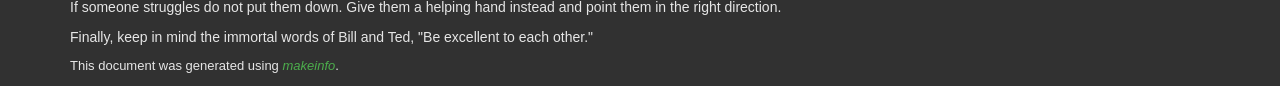
<file: tools/ffmpeg-extract/ffmpeg-8.1-essentials_build/doc/community.html>
<!DOCTYPE html PUBLIC "-//W3C//DTD HTML 4.01 Transitional//EN" "http://www.w3.org/TR/html4/loose.dtd">
<html>
<!-- Created by GNU Texinfo 7.2, https://www.gnu.org/software/texinfo/ -->
  <head>
    <meta charset="utf-8">
    <title>
      Community
    </title>
    <meta name="viewport" content="width=device-width,initial-scale=1.0">
    <link rel="stylesheet" type="text/css" href="bootstrap.min.css">
    <link rel="stylesheet" type="text/css" href="style.min.css">
  </head>
  <body>
    <div class="container">
      <h1>
      Community
      </h1>


<a name="SEC_Top"></a>

<div class="region-contents" id="SEC_Contents">
<h2 class="contents-heading">Table of Contents</h2>

<div class="contents">

<ul class="toc-numbered-mark">
  <li><a id="toc-Organisation" href="#Organisation-1">1 Organisation</a></li>
  <li><a id="toc-General-Assembly" href="#General-Assembly-1">2 General Assembly</a></li>
  <li><a id="toc-Voting" href="#Voting-1">3 Voting</a></li>
  <li><a id="toc-Technical-Committee" href="#Technical-Committee-1">4 Technical Committee</a>
  <ul class="toc-numbered-mark">
    <li><a id="toc-Resolution-Process" href="#Resolution-Process-1">4.1 Resolution Process</a>
    <ul class="toc-numbered-mark">
      <li><a id="toc-Seizing" href="#Seizing">4.1.1 Seizing</a></li>
      <li><a id="toc-Announcement" href="#Announcement">4.1.2 Announcement</a></li>
      <li><a id="toc-RFC-call" href="#RFC-call">4.1.3 RFC call</a></li>
      <li><a id="toc-Within-TC" href="#Within-TC">4.1.4 Within TC</a></li>
      <li><a id="toc-Decisions" href="#Decisions">4.1.5 Decisions</a></li>
    </ul></li>
  </ul></li>
  <li><a id="toc-Community-Committee" href="#Community-Committee-1">5 Community Committee</a></li>
  <li><a id="toc-Code-of-Conduct" href="#Code-of-Conduct-1">6 Code of Conduct</a></li>
</ul>
</div>
</div>

<a class="anchor" id="Organisation"></a><a name="Organisation-1"></a>
<h2 class="chapter">1 Organisation<span class="pull-right"><a class="anchor hidden-xs" href="#Organisation" aria-hidden="true">#</a> <a class="anchor hidden-xs"href="#toc-Organisation" aria-hidden="true">TOC</a></span></h2>

<p>The FFmpeg project is organized through a community working on global consensus.
</p>
<p>Decisions are taken by the ensemble of active members, through voting and are aided by two committees.
</p>
<a class="anchor" id="General-Assembly"></a><a name="General-Assembly-1"></a>
<h2 class="chapter">2 General Assembly<span class="pull-right"><a class="anchor hidden-xs" href="#General-Assembly" aria-hidden="true">#</a> <a class="anchor hidden-xs"href="#toc-General-Assembly" aria-hidden="true">TOC</a></span></h2>

<p>The ensemble of active members is called the General Assembly (GA).
</p>
<p>The General Assembly is sovereign and legitimate for all its decisions regarding the FFmpeg project.
</p>
<p>The General Assembly is made up of active contributors.
</p>
<p>Contributors are considered &quot;active contributors&quot; if they have authored more than 20 patches in the last 36 months in the main FFmpeg repository, or if they have been voted in by the GA.
</p>
<p>The list of active contributors is updated twice each year, on 1st January and 1st July, 0:00 UTC.
</p>
<p>Additional members are added to the General Assembly through a vote after proposal by a member of the General Assembly. They are part of the GA for two years, after which they need a confirmation by the GA.
</p>
<p>A script to generate the current members of the general assembly (minus members voted in) can be found in &lsquo;tools/general_assembly.pl&lsquo;.
</p>
<a class="anchor" id="Voting"></a><a name="Voting-1"></a>
<h2 class="chapter">3 Voting<span class="pull-right"><a class="anchor hidden-xs" href="#Voting" aria-hidden="true">#</a> <a class="anchor hidden-xs"href="#toc-Voting" aria-hidden="true">TOC</a></span></h2>

<p>Voting is done using a ranked voting system, currently running on https://vote.ffmpeg.org/ .
</p>
<p>Majority vote means more than 50% of the expressed ballots.
</p>
<a class="anchor" id="Technical-Committee"></a><a name="Technical-Committee-1"></a>
<h2 class="chapter">4 Technical Committee<span class="pull-right"><a class="anchor hidden-xs" href="#Technical-Committee" aria-hidden="true">#</a> <a class="anchor hidden-xs"href="#toc-Technical-Committee" aria-hidden="true">TOC</a></span></h2>

<p>The Technical Committee (TC) is here to arbitrate and make decisions when technical conflicts occur in the project. They will consider the merits of all the positions, judge them and make a decision.
</p>
<p>The TC resolves technical conflicts but is not a technical steering committee.
</p>
<p>Decisions by the TC are binding for all the contributors.
</p>
<p>Decisions made by the TC can be re-opened after 1 year or by a majority vote of the General Assembly, requested by one of the member of the GA.
</p>
<p>The TC is elected by the General Assembly for a duration of 1 year, and is composed of 5 members. Members can be re-elected if they wish. A majority vote in the General Assembly can trigger a new election of the TC.
</p>
<p>The members of the TC can be elected from outside of the GA. Candidates for election can either be suggested or self-nominated.
</p>
<p>The conflict resolution process is detailed in the resolution process document.
</p>
<p>The TC can be contacted at &lt;tc@ffmpeg&gt;.
</p>
<a class="anchor" id="Resolution-Process"></a><a name="Resolution-Process-1"></a>
<h3 class="section">4.1 Resolution Process<span class="pull-right"><a class="anchor hidden-xs" href="#Resolution-Process" aria-hidden="true">#</a> <a class="anchor hidden-xs"href="#toc-Resolution-Process" aria-hidden="true">TOC</a></span></h3>

<p>The Technical Committee (TC) is here to arbitrate and make decisions when technical conflicts occur in the project.
</p>
<p>The TC main role is to resolve technical conflicts. It is therefore not a technical steering committee, but it is understood that some decisions might impact the future of the project.
</p>
<a name="Seizing"></a>
<h4 class="subsection">4.1.1 Seizing<span class="pull-right"><a class="anchor hidden-xs" href="#Seizing" aria-hidden="true">#</a> <a class="anchor hidden-xs"href="#toc-Seizing" aria-hidden="true">TOC</a></span></h4>

<p>The TC can take possession of any technical matter that it sees fit.
</p>
<p>To involve the TC in a matter, email tc&nbsp;or CC them on an ongoing discussion.
</p>
<p>As members of TC are developers, they also can email tc&nbsp;to raise an issue.
</p><a name="Announcement"></a>
<h4 class="subsection">4.1.2 Announcement<span class="pull-right"><a class="anchor hidden-xs" href="#Announcement" aria-hidden="true">#</a> <a class="anchor hidden-xs"href="#toc-Announcement" aria-hidden="true">TOC</a></span></h4>

<p>The TC, once seized, must announce itself on the main mailing list, with a [TC] tag.
</p>
<p>The TC has 2 modes of operation: a RFC one and an internal one.
</p>
<p>If the TC thinks it needs the input from the larger community, the TC can call for a RFC. Else, it can decide by itself.
</p>
<p>The decision to use a RFC process or an internal discussion is a discretionary decision of the TC.
</p>
<p>The TC can also reject a seizure for a few reasons such as: the matter was not discussed enough previously; it lacks expertise to reach a beneficial decision on the matter; or the matter is too trivial.
</p><a name="RFC-call"></a>
<h4 class="subsection">4.1.3 RFC call<span class="pull-right"><a class="anchor hidden-xs" href="#RFC-call" aria-hidden="true">#</a> <a class="anchor hidden-xs"href="#toc-RFC-call" aria-hidden="true">TOC</a></span></h4>

<p>In the RFC mode, one person from the TC posts on the mailing list the technical question and will request input from the community.
</p>
<p>The mail will have the following specification:
</p>
<p>a precise title
    a specific tag [TC RFC]
    a top-level email
    contain a precise question that does not exceed 100 words and that is answerable by developers
    may have an extra description, or a link to a previous discussion, if deemed necessary,
    contain a precise end date for the answers.
</p>
<p>The answers from the community must be on the main mailing list and must have the following specification:
</p>
<p>keep the tag and the title unchanged
    limited to 400 words
    a first-level, answering directly to the main email
    answering to the question.
</p>
<p>Further replies to answers are permitted, as long as they conform to the community standards of politeness, they are limited to 100 words, and are not nested more than once. (max-depth=2)
</p>
<p>After the end-date, mails on the thread will be ignored.
</p>
<p>Violations of those rules will be escalated through the Community Committee.
</p>
<p>After all the emails are in, the TC has 96 hours to give its final decision. Exceptionally, the TC can request an extra delay, that will be notified on the mailing list.
</p><a name="Within-TC"></a>
<h4 class="subsection">4.1.4 Within TC<span class="pull-right"><a class="anchor hidden-xs" href="#Within-TC" aria-hidden="true">#</a> <a class="anchor hidden-xs"href="#toc-Within-TC" aria-hidden="true">TOC</a></span></h4>

<p>In the internal case, the TC has 96 hours to give its final decision. Exceptionally, the TC can request an extra delay.
</p><a name="Decisions"></a>
<h4 class="subsection">4.1.5 Decisions<span class="pull-right"><a class="anchor hidden-xs" href="#Decisions" aria-hidden="true">#</a> <a class="anchor hidden-xs"href="#toc-Decisions" aria-hidden="true">TOC</a></span></h4>

<p>The decisions from the TC will be sent on the mailing list, with the [TC] tag.
</p>
<p>Internally, the TC should take decisions with a majority, or using ranked-choice voting.
</p>
<p>Each TC member must vote on such decision according to what is, in their view, best for the project.
</p>
<p>If a TC member feels they are affected by a conflict of interest with regards to the case, they should announce it and recuse themselves from the TC
discussion and vote.
</p>
<p>A conflict of interest is presumed to occur when a TC member has a personal interest (e.g. financial) in a specific outcome of the case.
</p>
<p>The decision from the TC should be published with a summary of the reasons that lead to this decision.
</p>
<p>The decisions from the TC are final, until the matters are reopened after no less than one year.
</p>
<a class="anchor" id="Community-Committee"></a><a name="Community-Committee-1"></a>
<h2 class="chapter">5 Community Committee<span class="pull-right"><a class="anchor hidden-xs" href="#Community-Committee" aria-hidden="true">#</a> <a class="anchor hidden-xs"href="#toc-Community-Committee" aria-hidden="true">TOC</a></span></h2>

<p>The Community Committee (CC) is here to arbitrage and make decisions when inter-personal conflicts occur in the project. It will decide quickly and take actions, for the sake of the project.
</p>
<p>The CC can remove privileges of offending members, including removal of commit access and temporary ban from the community.
</p>
<p>Decisions made by the CC can be re-opened after 1 year or by a majority vote of the General Assembly. Indefinite bans from the community must be confirmed by the General Assembly, in a majority vote.
</p>
<p>The CC is elected by the General Assembly for a duration of 1 year, and is composed of 5 members. Members can be re-elected if they wish. A majority vote in the General Assembly can trigger a new election of the CC.
</p>
<p>The members of the CC can be elected from outside of the GA. Candidates for election can either be suggested or self-nominated.
</p>
<p>The CC is governed by and responsible for enforcing the Code of Conduct.
</p>
<p>The CC can be contacted at &lt;cc@ffmpeg&gt;.
</p>
<a class="anchor" id="Code-of-Conduct"></a><a name="Code-of-Conduct-1"></a>
<h2 class="chapter">6 Code of Conduct<span class="pull-right"><a class="anchor hidden-xs" href="#Code-of-Conduct" aria-hidden="true">#</a> <a class="anchor hidden-xs"href="#toc-Code-of-Conduct" aria-hidden="true">TOC</a></span></h2>

<p>Be friendly and respectful towards others and third parties.
Treat others the way you yourself want to be treated.
</p>
<p>Be considerate. Not everyone shares the same viewpoint and priorities as you do.
Different opinions and interpretations help the project.
Looking at issues from a different perspective assists development.
</p>
<p>Do not assume malice for things that can be attributed to incompetence. Even if
it is malice, it&rsquo;s rarely good to start with that as initial assumption.
</p>
<p>Stay friendly even if someone acts contrarily. Everyone has a bad day
once in a while.
If you yourself have a bad day or are angry then try to take a break and reply
once you are calm and without anger if you have to.
</p>
<p>Try to help other team members and cooperate if you can.
</p>
<p>The goal of software development is to create technical excellence, not for any
individual to be better and &quot;win&quot; against the others. Large software projects
are only possible and successful through teamwork.
</p>
<p>If someone struggles do not put them down. Give them a helping hand
instead and point them in the right direction.
</p>
<p>Finally, keep in mind the immortal words of Bill and Ted,
&quot;Be excellent to each other.&quot;
</p>
      <p style="font-size: small;">
        This document was generated using <a class="uref" href="https://www.gnu.org/software/texinfo/"><em class="emph">makeinfo</em></a>.
      </p>
    </div>
  </body>
</html>
</file>
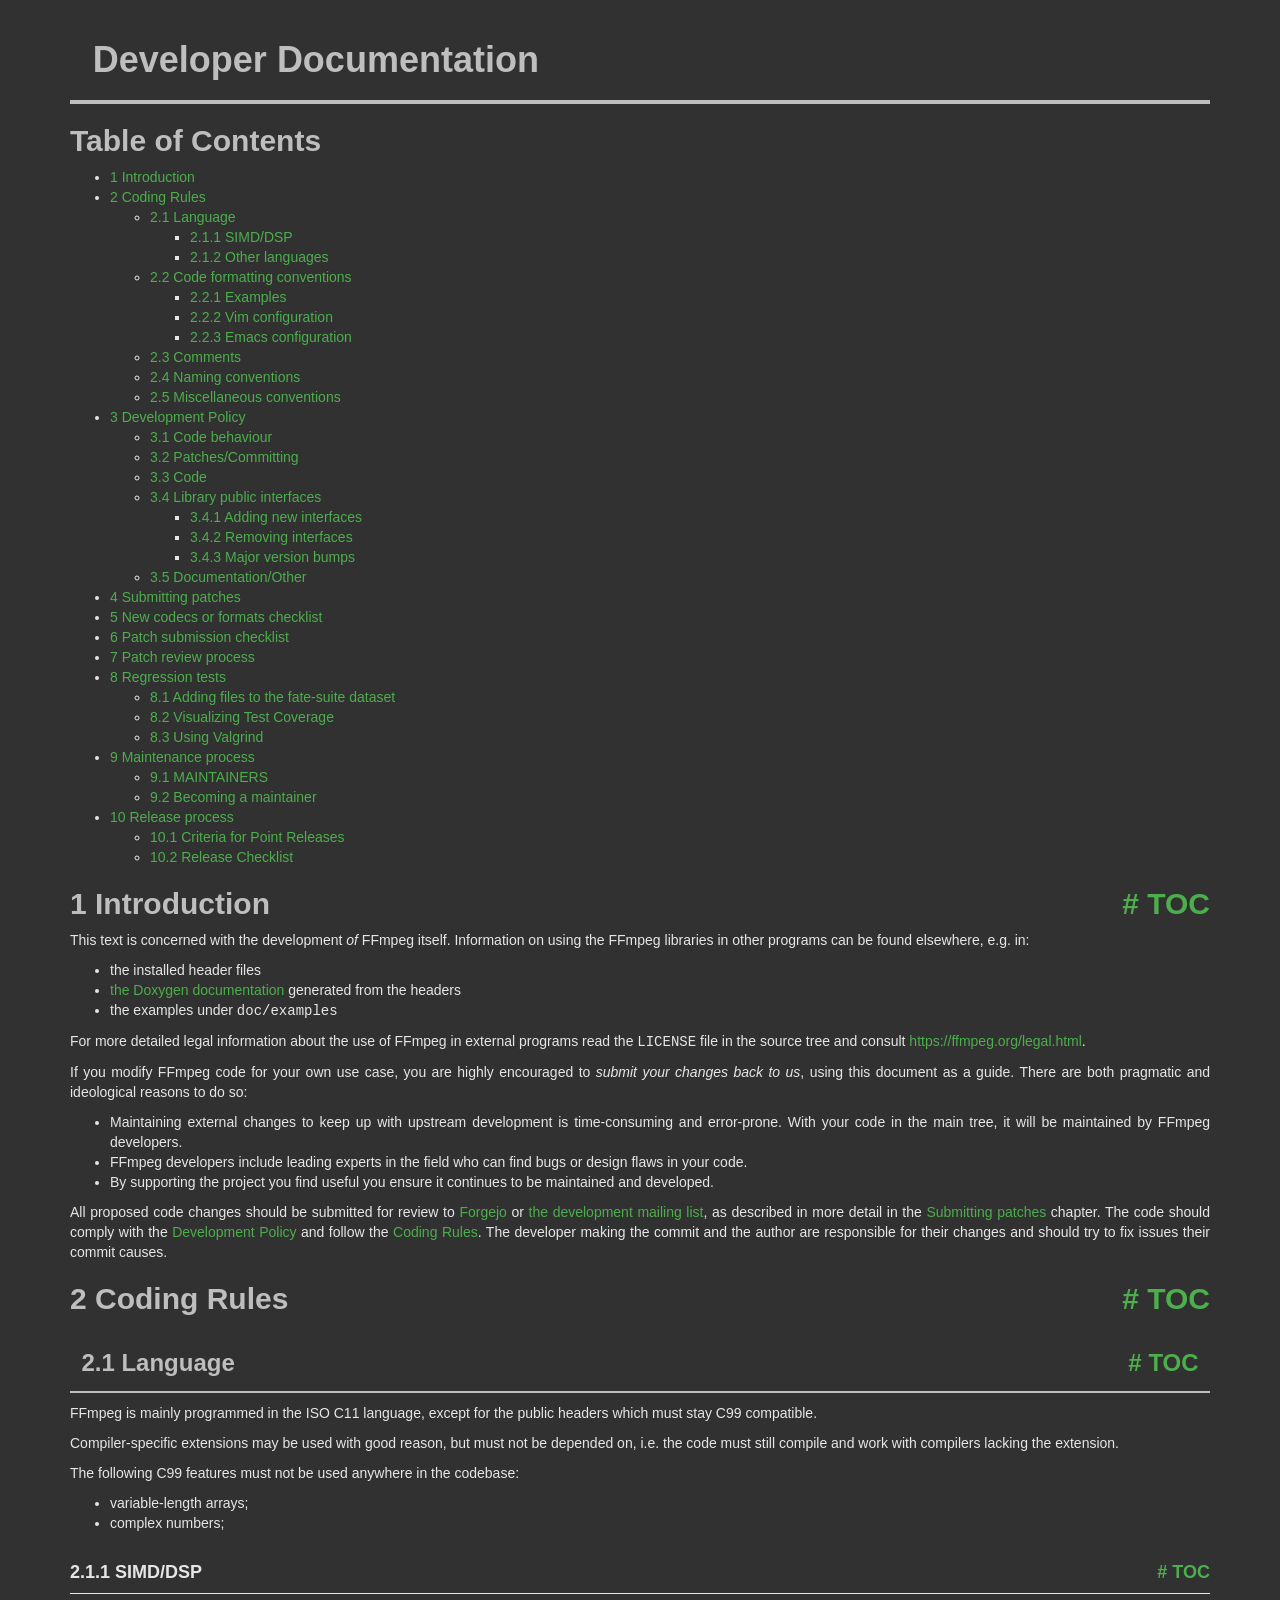
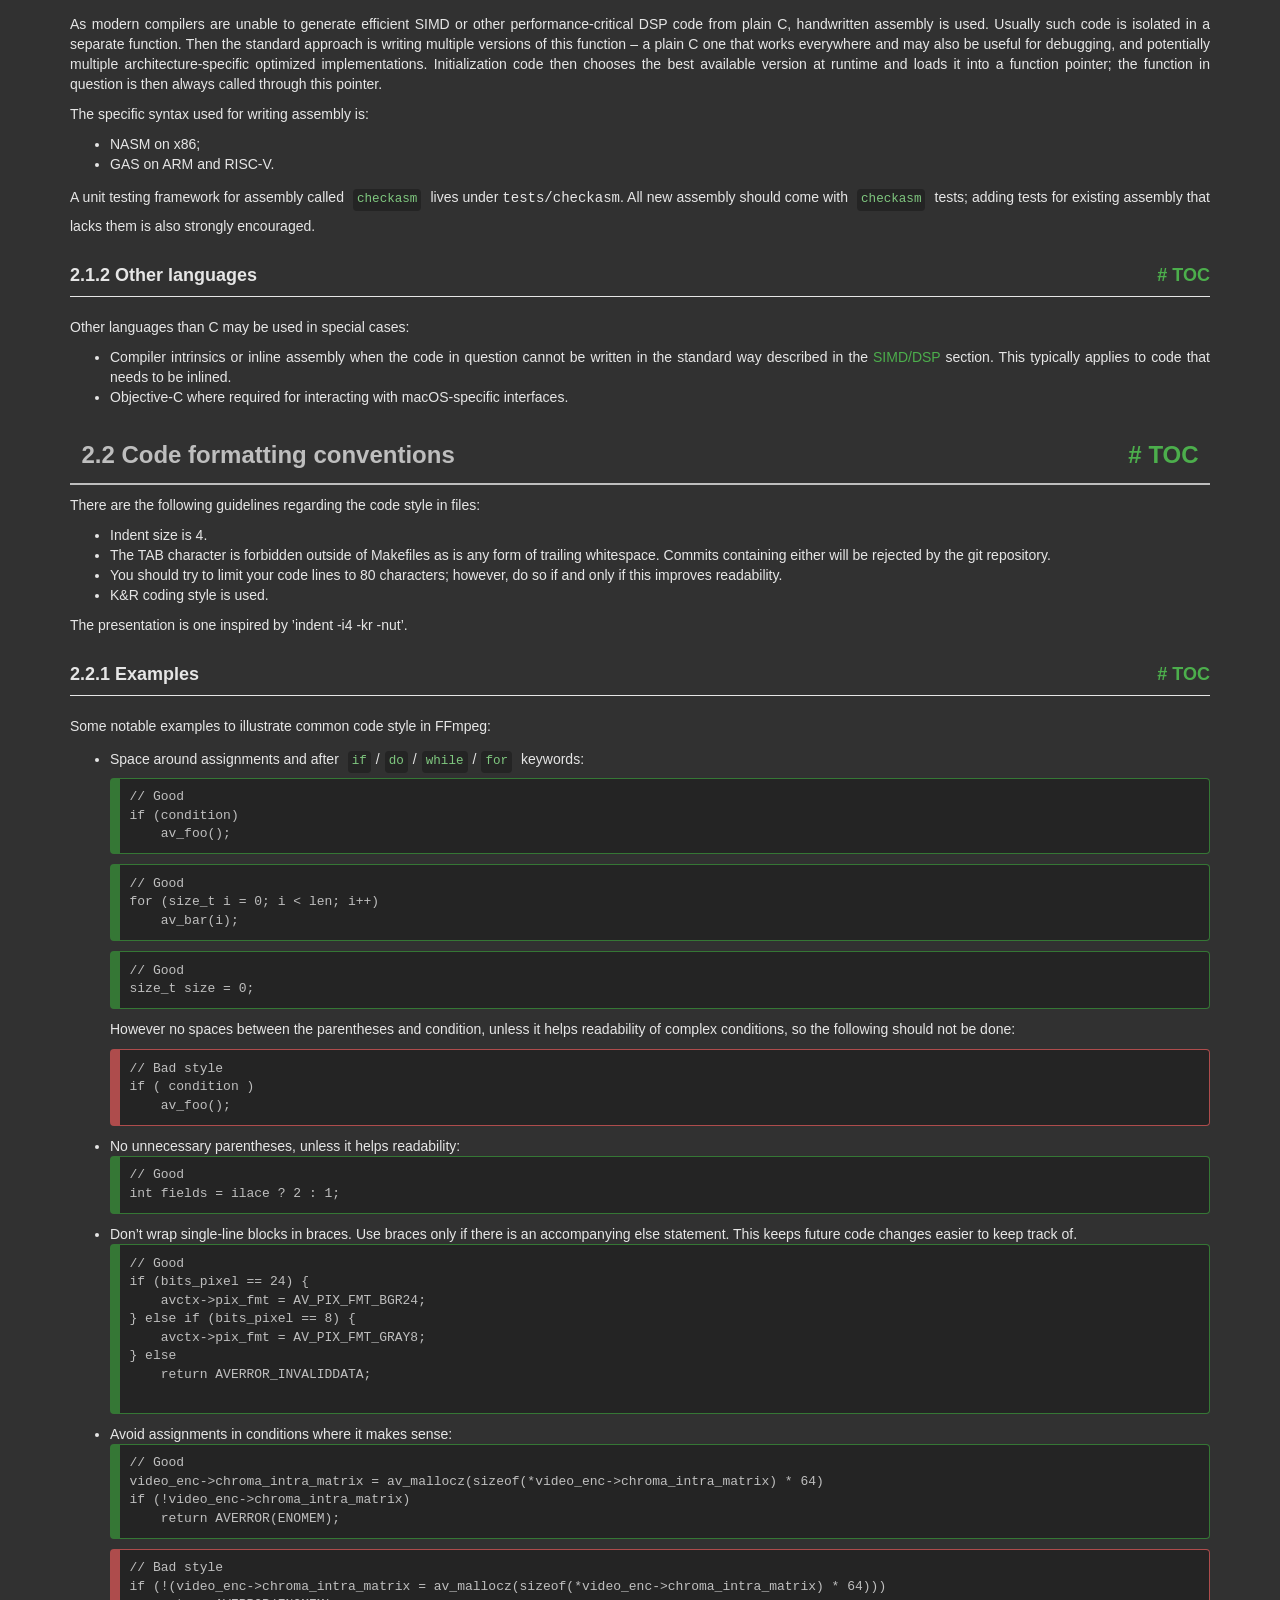
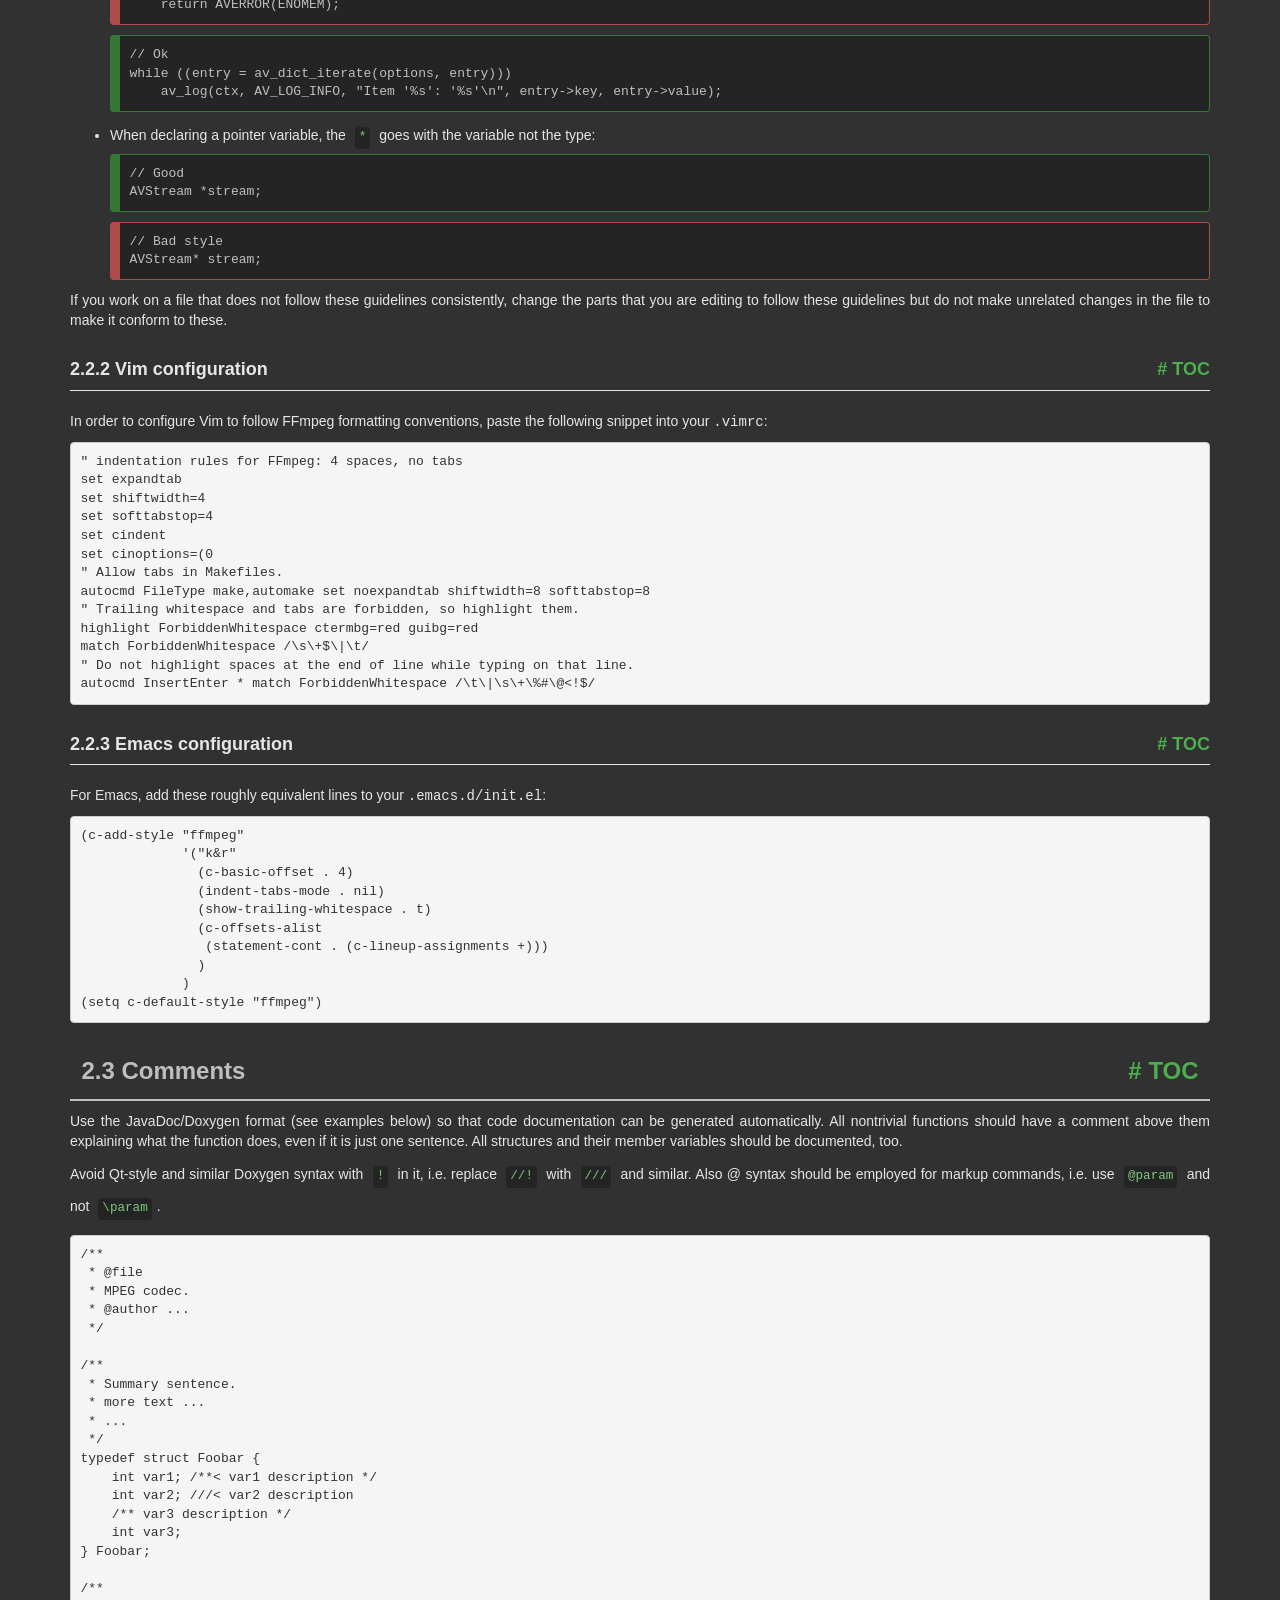
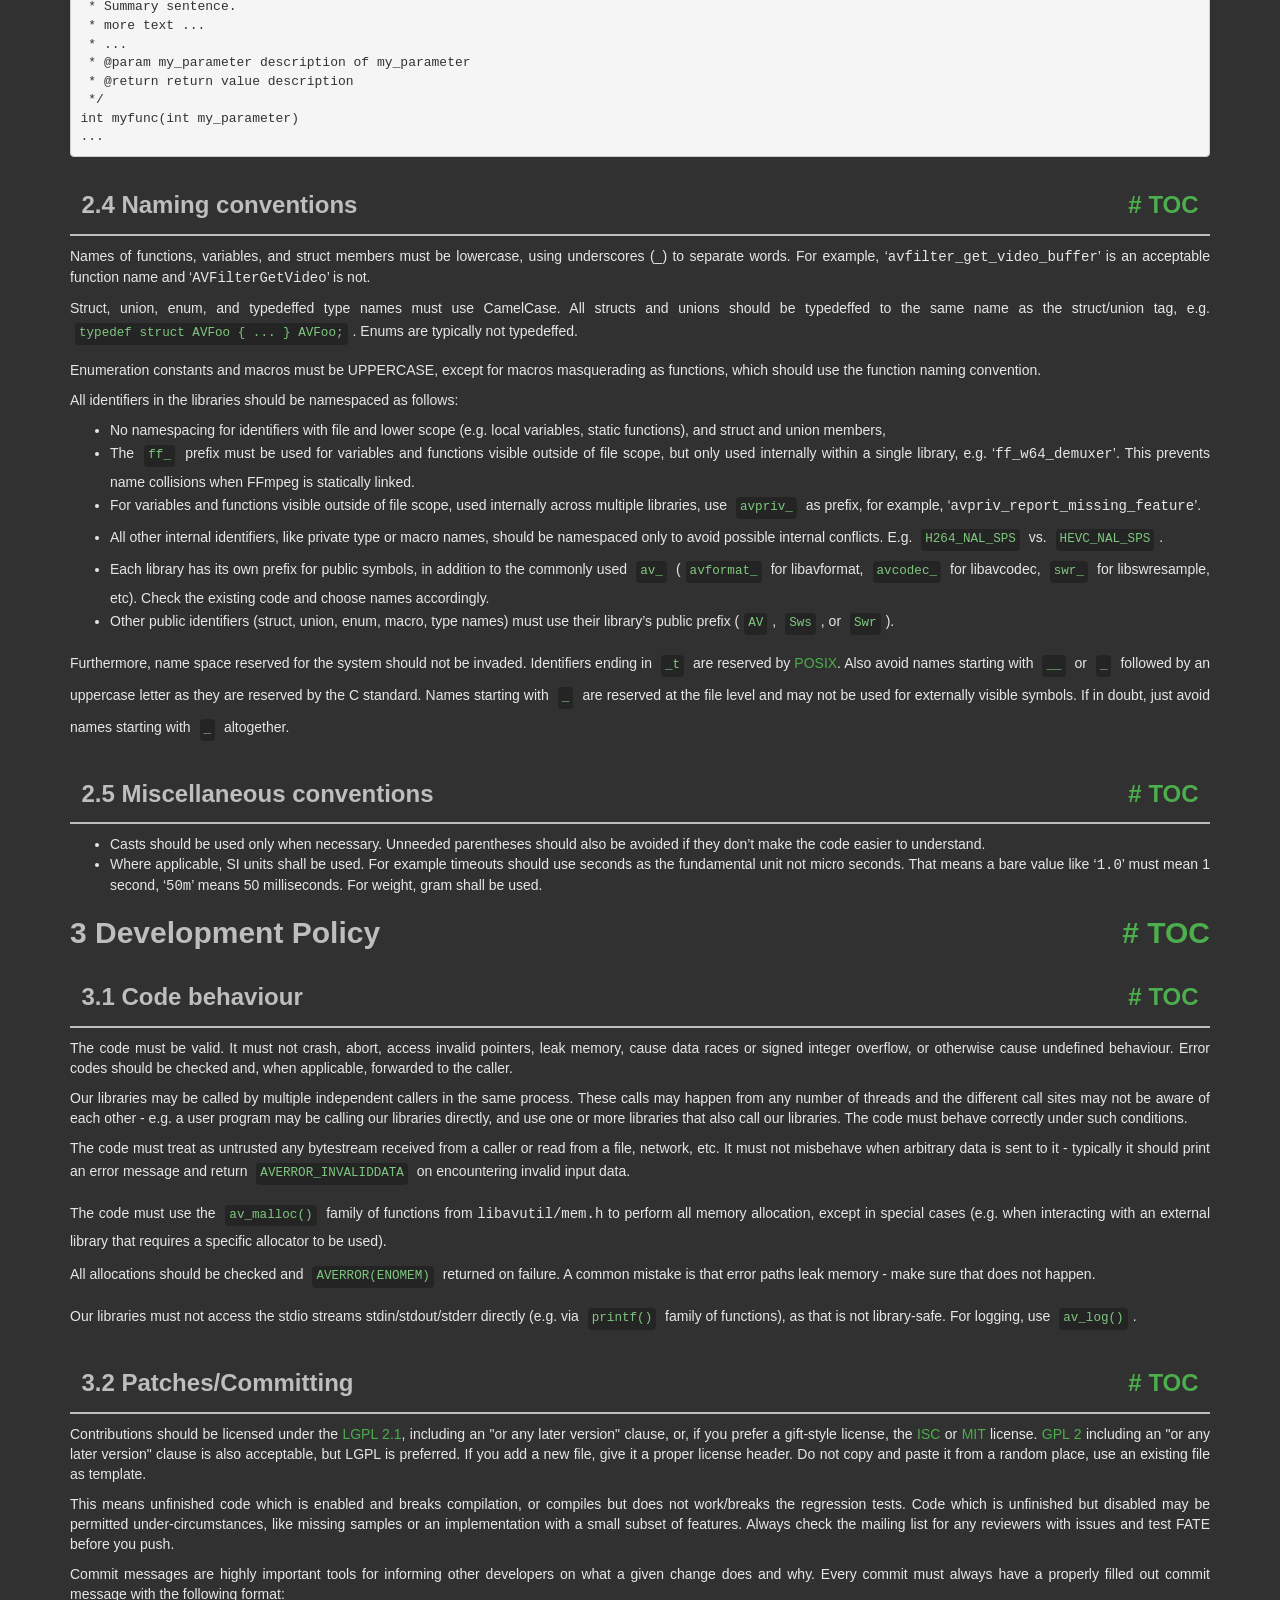
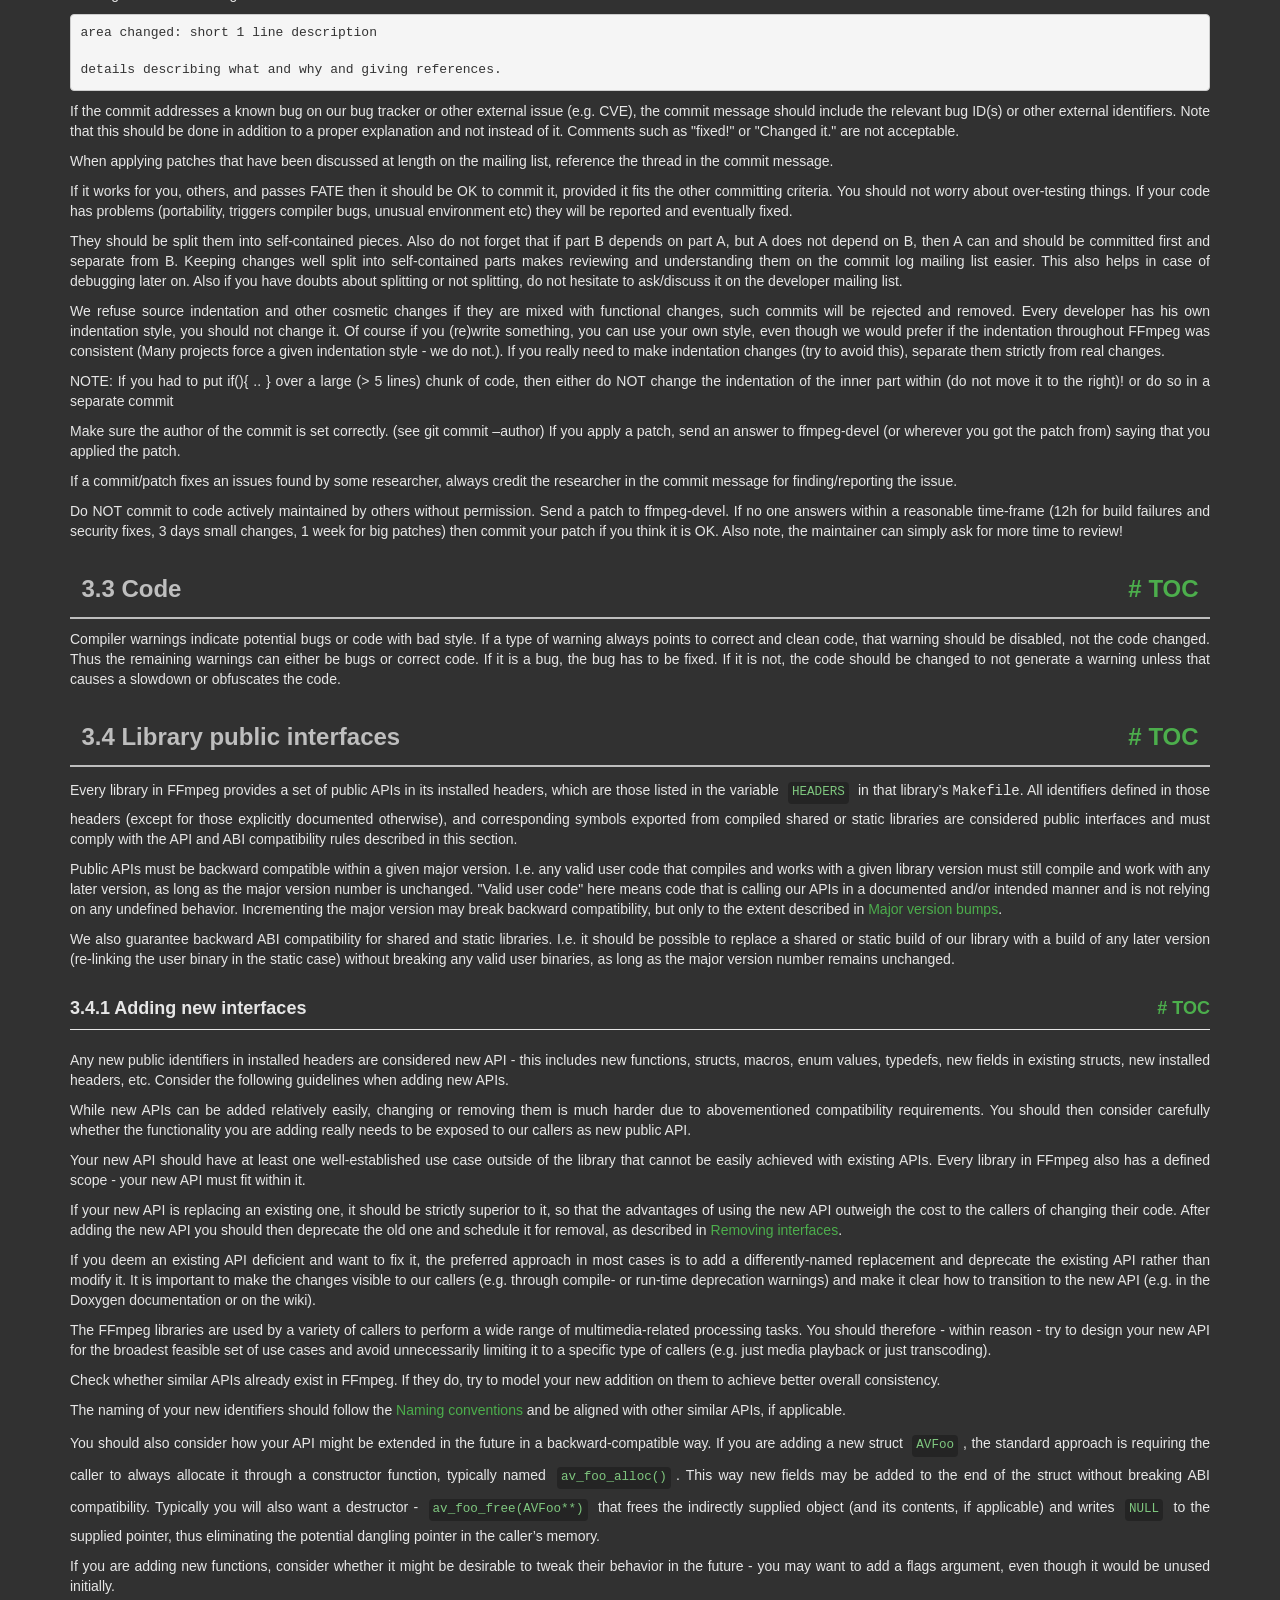
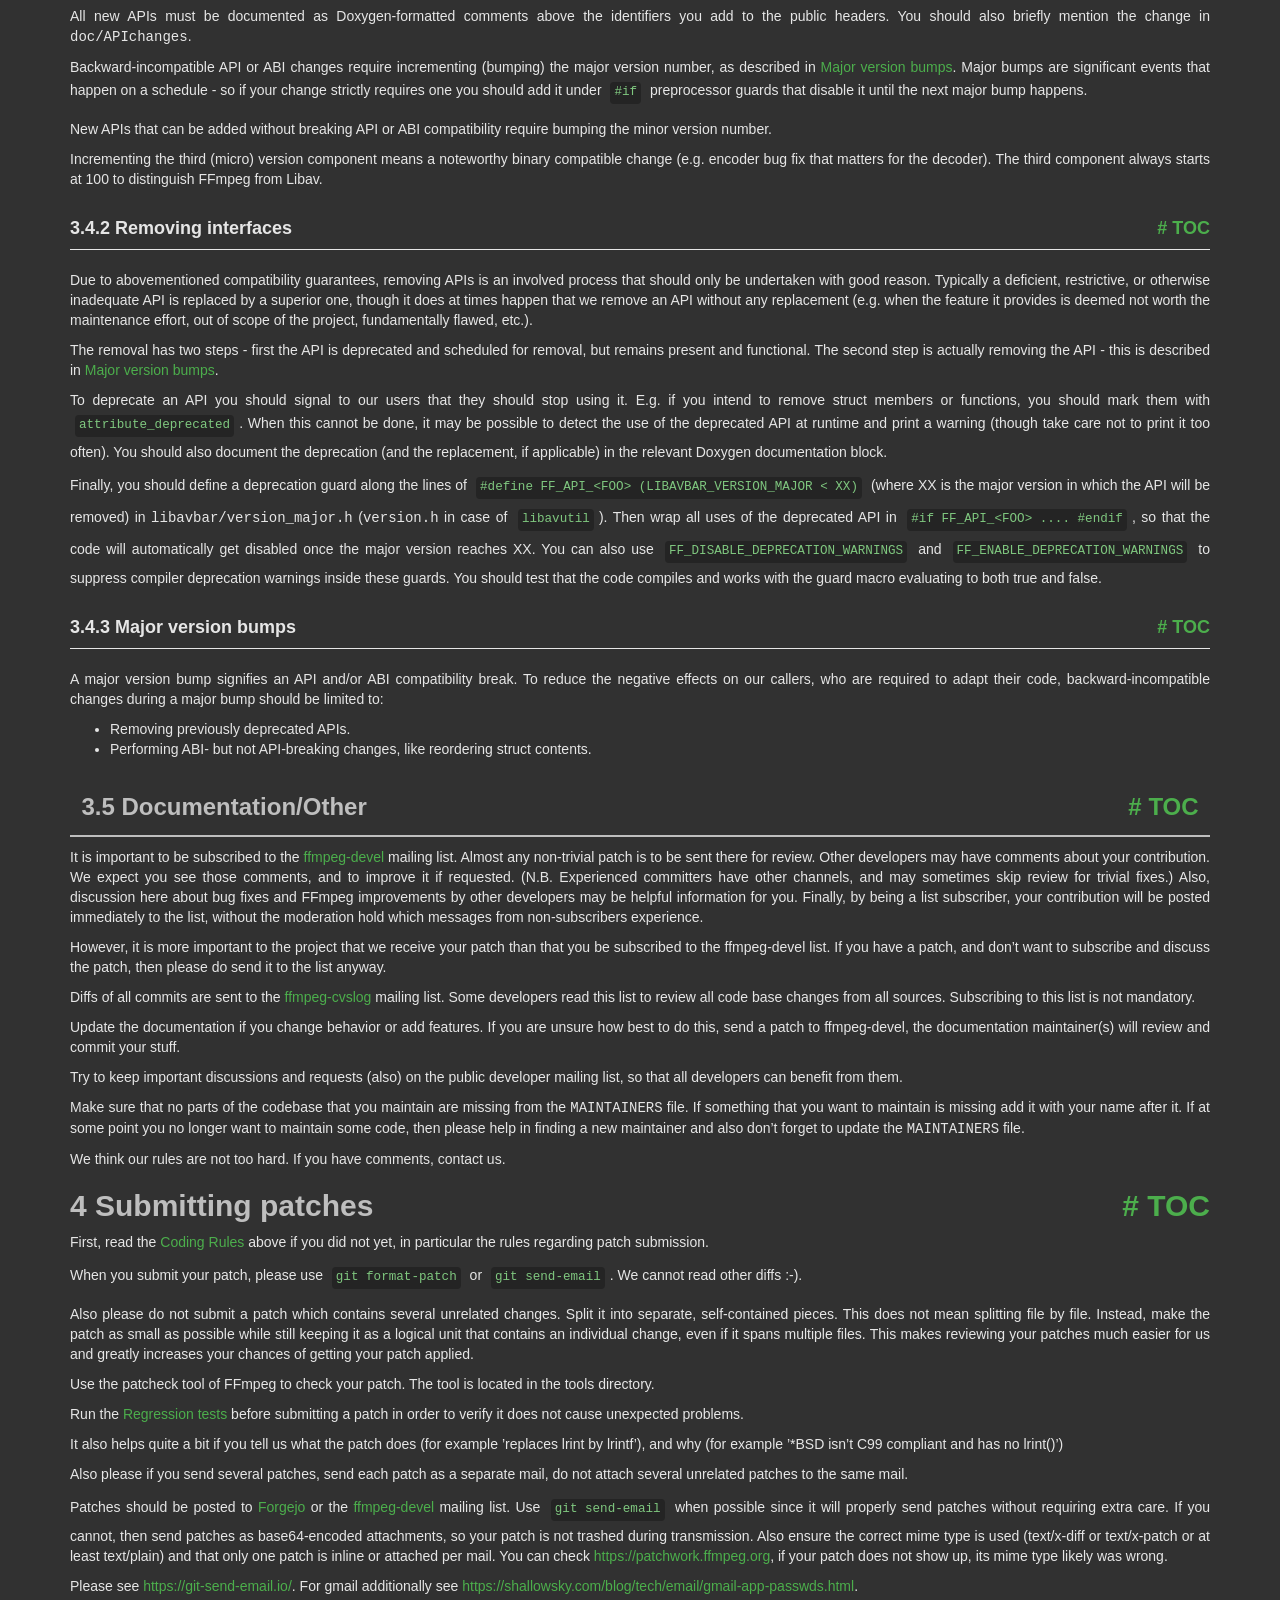
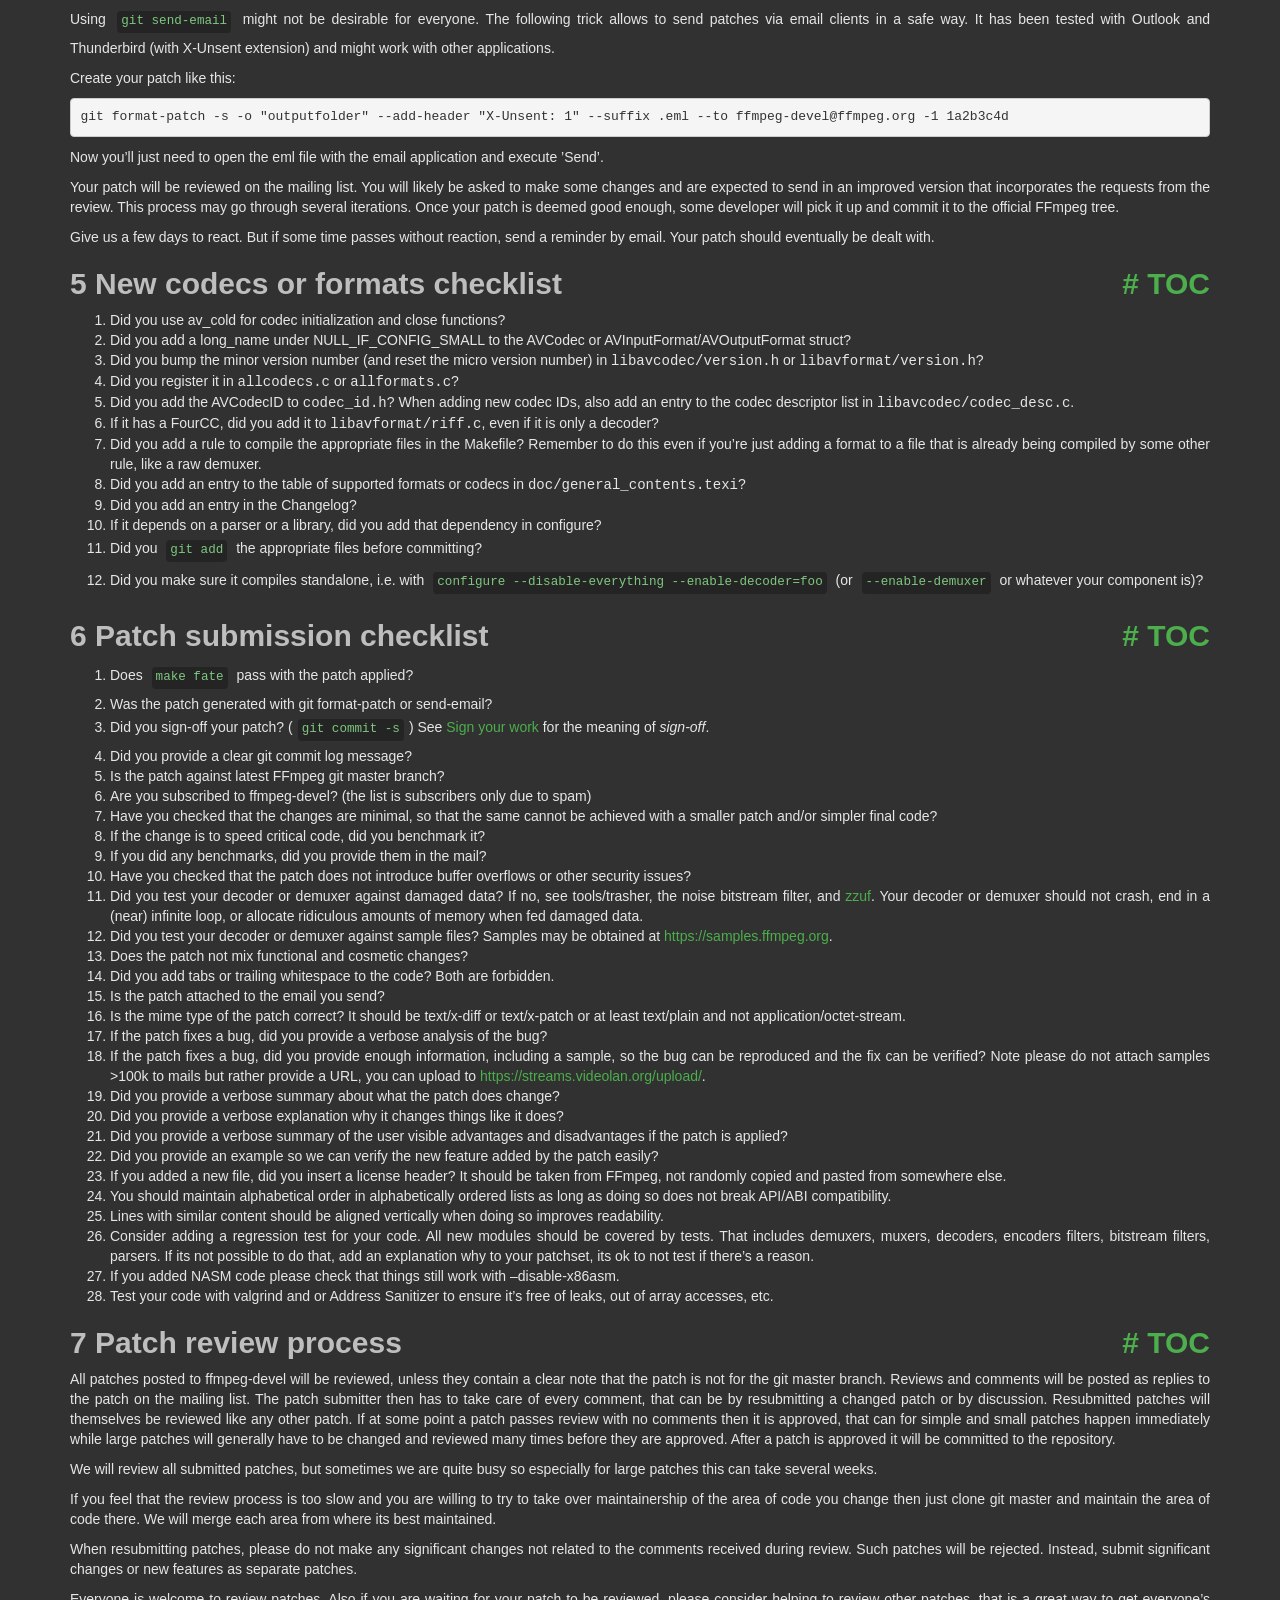
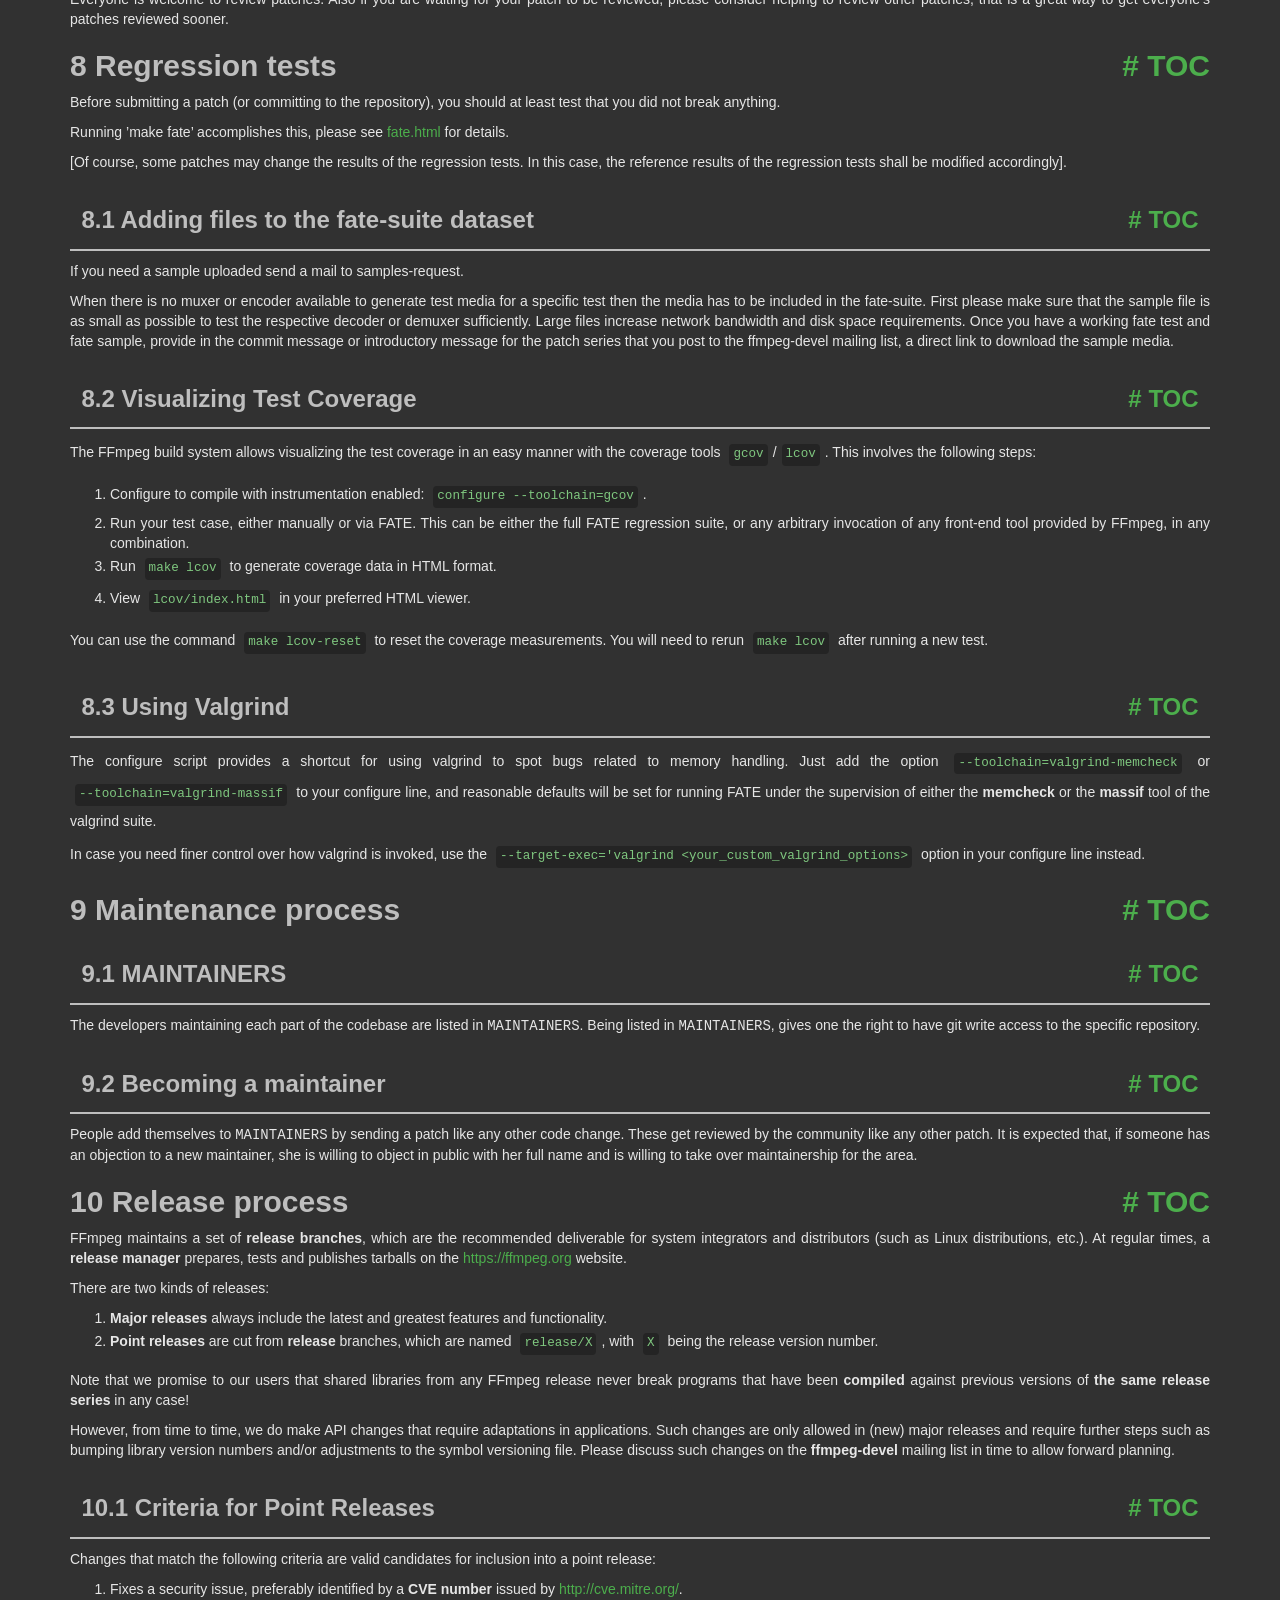
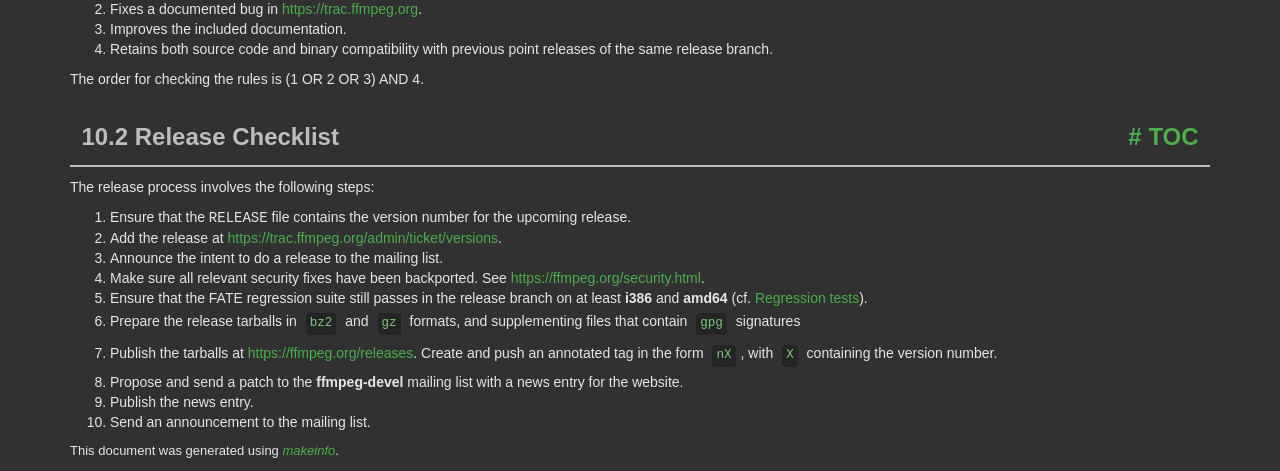
<file: tools/ffmpeg-extract/ffmpeg-8.1-essentials_build/doc/developer.html>
<!DOCTYPE html PUBLIC "-//W3C//DTD HTML 4.01 Transitional//EN" "http://www.w3.org/TR/html4/loose.dtd">
<html>
<!-- Created by GNU Texinfo 7.2, https://www.gnu.org/software/texinfo/ -->
  <head>
    <meta charset="utf-8">
    <title>
      Developer Documentation
    </title>
    <meta name="viewport" content="width=device-width,initial-scale=1.0">
    <link rel="stylesheet" type="text/css" href="bootstrap.min.css">
    <link rel="stylesheet" type="text/css" href="style.min.css">
  </head>
  <body>
    <div class="container">
      <h1>
      Developer Documentation
      </h1>


<a name="SEC_Top"></a>

<div class="region-contents" id="SEC_Contents">
<h2 class="contents-heading">Table of Contents</h2>

<div class="contents">

<ul class="toc-numbered-mark">
  <li><a id="toc-Introduction" href="#Introduction">1 Introduction</a></li>
  <li><a id="toc-Coding-Rules" href="#Coding-Rules-1">2 Coding Rules</a>
  <ul class="toc-numbered-mark">
    <li><a id="toc-Language" href="#Language">2.1 Language</a>
    <ul class="toc-numbered-mark">
      <li><a id="toc-SIMD_002fDSP" href="#SIMD_002fDSP-1">2.1.1 SIMD/DSP</a></li>
      <li><a id="toc-Other-languages" href="#Other-languages">2.1.2 Other languages</a></li>
    </ul></li>
    <li><a id="toc-Code-formatting-conventions" href="#Code-formatting-conventions">2.2 Code formatting conventions</a>
    <ul class="toc-numbered-mark">
      <li><a id="toc-Examples" href="#Examples">2.2.1 Examples</a></li>
      <li><a id="toc-Vim-configuration" href="#Vim-configuration">2.2.2 Vim configuration</a></li>
      <li><a id="toc-Emacs-configuration" href="#Emacs-configuration">2.2.3 Emacs configuration</a></li>
    </ul></li>
    <li><a id="toc-Comments" href="#Comments">2.3 Comments</a></li>
    <li><a id="toc-Naming-conventions" href="#Naming-conventions-1">2.4 Naming conventions</a></li>
    <li><a id="toc-Miscellaneous-conventions" href="#Miscellaneous-conventions">2.5 Miscellaneous conventions</a></li>
  </ul></li>
  <li><a id="toc-Development-Policy" href="#Development-Policy-1">3 Development Policy</a>
  <ul class="toc-numbered-mark">
    <li><a id="toc-Code-behaviour" href="#Code-behaviour">3.1 Code behaviour</a></li>
    <li><a id="toc-Patches_002fCommitting" href="#Patches_002fCommitting">3.2 Patches/Committing</a></li>
    <li><a id="toc-Code" href="#Code">3.3 Code</a></li>
    <li><a id="toc-Library-public-interfaces" href="#Library-public-interfaces">3.4 Library public interfaces</a>
    <ul class="toc-numbered-mark">
      <li><a id="toc-Adding-new-interfaces" href="#Adding-new-interfaces">3.4.1 Adding new interfaces</a></li>
      <li><a id="toc-Removing-interfaces" href="#Removing-interfaces-1">3.4.2 Removing interfaces</a></li>
      <li><a id="toc-Major-version-bumps" href="#Major-version-bumps-1">3.4.3 Major version bumps</a></li>
    </ul></li>
    <li><a id="toc-Documentation_002fOther" href="#Documentation_002fOther">3.5 Documentation/Other</a></li>
  </ul></li>
  <li><a id="toc-Submitting-patches" href="#Submitting-patches-1">4 Submitting patches</a></li>
  <li><a id="toc-New-codecs-or-formats-checklist" href="#New-codecs-or-formats-checklist">5 New codecs or formats checklist</a></li>
  <li><a id="toc-Patch-submission-checklist" href="#Patch-submission-checklist">6 Patch submission checklist</a></li>
  <li><a id="toc-Patch-review-process" href="#Patch-review-process">7 Patch review process</a></li>
  <li><a id="toc-Regression-tests" href="#Regression-tests-1">8 Regression tests</a>
  <ul class="toc-numbered-mark">
    <li><a id="toc-Adding-files-to-the-fate_002dsuite-dataset" href="#Adding-files-to-the-fate_002dsuite-dataset">8.1 Adding files to the fate-suite dataset</a></li>
    <li><a id="toc-Visualizing-Test-Coverage" href="#Visualizing-Test-Coverage">8.2 Visualizing Test Coverage</a></li>
    <li><a id="toc-Using-Valgrind" href="#Using-Valgrind">8.3 Using Valgrind</a></li>
  </ul></li>
  <li><a id="toc-Maintenance-process" href="#Maintenance-process">9 Maintenance process</a>
  <ul class="toc-numbered-mark">
    <li><a id="toc-MAINTAINERS" href="#MAINTAINERS-1">9.1 MAINTAINERS</a></li>
    <li><a id="toc-Becoming-a-maintainer" href="#Becoming-a-maintainer-1">9.2 Becoming a maintainer</a></li>
  </ul></li>
  <li><a id="toc-Release-process" href="#Release-process-1">10 Release process</a>
  <ul class="toc-numbered-mark">
    <li><a id="toc-Criteria-for-Point-Releases" href="#Criteria-for-Point-Releases-1">10.1 Criteria for Point Releases</a></li>
    <li><a id="toc-Release-Checklist" href="#Release-Checklist">10.2 Release Checklist</a></li>
  </ul></li>
</ul>
</div>
</div>

<a name="Introduction"></a>
<h2 class="chapter">1 Introduction<span class="pull-right"><a class="anchor hidden-xs" href="#Introduction" aria-hidden="true">#</a> <a class="anchor hidden-xs"href="#toc-Introduction" aria-hidden="true">TOC</a></span></h2>

<p>This text is concerned with the development <em class="emph">of</em> FFmpeg itself. Information
on using the FFmpeg libraries in other programs can be found elsewhere, e.g. in:
</p><ul class="itemize mark-bullet">
<li>the installed header files
</li><li><a class="url" href="http://ffmpeg.org/doxygen/trunk/index.html">the Doxygen documentation</a>
generated from the headers
</li><li>the examples under <samp class="file">doc/examples</samp>
</li></ul>

<p>For more detailed legal information about the use of FFmpeg in
external programs read the <samp class="file">LICENSE</samp> file in the source tree and
consult <a class="url" href="https://ffmpeg.org/legal.html">https://ffmpeg.org/legal.html</a>.
</p>
<p>If you modify FFmpeg code for your own use case, you are highly encouraged to
<em class="emph">submit your changes back to us</em>, using this document as a guide. There are
both pragmatic and ideological reasons to do so:
</p><ul class="itemize mark-bullet">
<li>Maintaining external changes to keep up with upstream development is
time-consuming and error-prone. With your code in the main tree, it will be
maintained by FFmpeg developers.
</li><li>FFmpeg developers include leading experts in the field who can find bugs or
design flaws in your code.
</li><li>By supporting the project you find useful you ensure it continues to be
maintained and developed.
</li></ul>

<p>All proposed code changes should be submitted for review to
<a class="url" href="https://code.ffmpeg.org/FFmpeg/FFmpeg/pulls">Forgejo</a> or
<a class="url" href="mailto:ffmpeg-devel@ffmpeg.org">the development mailing list</a>, as
described in more detail in the <a class="ref" href="#Submitting-patches">Submitting patches</a> chapter. The code
should comply with the <a class="ref" href="#Development-Policy">Development Policy</a> and follow the <a class="ref" href="#Coding-Rules">Coding Rules</a>.
The developer making the commit and the author are responsible for their changes
and should try to fix issues their commit causes.
</p>
<a class="anchor" id="Coding-Rules"></a><a name="Coding-Rules-1"></a>
<h2 class="chapter">2 Coding Rules<span class="pull-right"><a class="anchor hidden-xs" href="#Coding-Rules" aria-hidden="true">#</a> <a class="anchor hidden-xs"href="#toc-Coding-Rules" aria-hidden="true">TOC</a></span></h2>

<a name="Language"></a>
<h3 class="section">2.1 Language<span class="pull-right"><a class="anchor hidden-xs" href="#Language" aria-hidden="true">#</a> <a class="anchor hidden-xs"href="#toc-Language" aria-hidden="true">TOC</a></span></h3>

<p>FFmpeg is mainly programmed in the ISO C11 language, except for the public
headers which must stay C99 compatible.
</p>
<p>Compiler-specific extensions may be used with good reason, but must not be
depended on, i.e. the code must still compile and work with compilers lacking
the extension.
</p>
<p>The following C99 features must not be used anywhere in the codebase:
</p><ul class="itemize mark-bullet">
<li>variable-length arrays;

</li><li>complex numbers;
</li></ul>

<a name="SIMD_002fDSP-1"></a>
<h4 class="subsection">2.1.1 SIMD/DSP<span class="pull-right"><a class="anchor hidden-xs" href="#SIMD_002fDSP" aria-hidden="true">#</a> <a class="anchor hidden-xs"href="#toc-SIMD_002fDSP" aria-hidden="true">TOC</a></span></h4>
<a class="anchor" id="SIMD_002fDSP"></a>
<p>As modern compilers are unable to generate efficient SIMD or other
performance-critical DSP code from plain C, handwritten assembly is used.
Usually such code is isolated in a separate function. Then the standard approach
is writing multiple versions of this function – a plain C one that works
everywhere and may also be useful for debugging, and potentially multiple
architecture-specific optimized implementations. Initialization code then
chooses the best available version at runtime and loads it into a function
pointer; the function in question is then always called through this pointer.
</p>
<p>The specific syntax used for writing assembly is:
</p><ul class="itemize mark-bullet">
<li>NASM on x86;

</li><li>GAS on ARM and RISC-V.
</li></ul>

<p>A unit testing framework for assembly called <code class="code">checkasm</code> lives under
<samp class="file">tests/checkasm</samp>. All new assembly should come with <code class="code">checkasm</code> tests;
adding tests for existing assembly that lacks them is also strongly encouraged.
</p>
<a name="Other-languages"></a>
<h4 class="subsection">2.1.2 Other languages<span class="pull-right"><a class="anchor hidden-xs" href="#Other-languages" aria-hidden="true">#</a> <a class="anchor hidden-xs"href="#toc-Other-languages" aria-hidden="true">TOC</a></span></h4>

<p>Other languages than C may be used in special cases:
</p><ul class="itemize mark-bullet">
<li>Compiler intrinsics or inline assembly when the code in question cannot be
written in the standard way described in the <a class="ref" href="#SIMD_002fDSP">SIMD/DSP</a> section. This
typically applies to code that needs to be inlined.

</li><li>Objective-C where required for interacting with macOS-specific interfaces.
</li></ul>

<a name="Code-formatting-conventions"></a>
<h3 class="section">2.2 Code formatting conventions<span class="pull-right"><a class="anchor hidden-xs" href="#Code-formatting-conventions" aria-hidden="true">#</a> <a class="anchor hidden-xs"href="#toc-Code-formatting-conventions" aria-hidden="true">TOC</a></span></h3>

<p>There are the following guidelines regarding the code style in files:
</p>
<ul class="itemize mark-bullet">
<li>Indent size is 4.

</li><li>The TAB character is forbidden outside of Makefiles as is any
form of trailing whitespace. Commits containing either will be
rejected by the git repository.

</li><li>You should try to limit your code lines to 80 characters; however, do so if
and only if this improves readability.

</li><li>K&amp;R coding style is used.
</li></ul>
<p>The presentation is one inspired by &rsquo;indent -i4 -kr -nut&rsquo;.
</p>
<a name="Examples"></a>
<h4 class="subsection">2.2.1 Examples<span class="pull-right"><a class="anchor hidden-xs" href="#Examples" aria-hidden="true">#</a> <a class="anchor hidden-xs"href="#toc-Examples" aria-hidden="true">TOC</a></span></h4>
<p>Some notable examples to illustrate common code style in FFmpeg:
</p>
<ul class="itemize mark-bullet">
<li>Space around assignments and after
<code class="code">if</code>/<code class="code">do</code>/<code class="code">while</code>/<code class="code">for</code> keywords:

<div class="example user-c user-good">
<pre class="example-preformatted">// Good
if (condition)
    av_foo();
</pre></div>

<div class="example user-c user-good">
<pre class="example-preformatted">// Good
for (size_t i = 0; i &lt; len; i++)
    av_bar(i);
</pre></div>

<div class="example user-c user-good">
<pre class="example-preformatted">// Good
size_t size = 0;
</pre></div>

<p>However no spaces between the parentheses and condition, unless it helps
readability of complex conditions, so the following should not be done:
</p>
<div class="example user-c user-bad">
<pre class="example-preformatted">// Bad style
if ( condition )
    av_foo();
</pre></div>

</li><li>No unnecessary parentheses, unless it helps readability:

<div class="example user-c user-good">
<pre class="example-preformatted">// Good
int fields = ilace ? 2 : 1;
</pre></div>

</li><li>Don&rsquo;t wrap single-line blocks in braces. Use braces only if there is an accompanying else statement. This keeps future code changes easier to keep track of.

<div class="example user-c user-good">
<pre class="example-preformatted">// Good
if (bits_pixel == 24) {
    avctx-&gt;pix_fmt = AV_PIX_FMT_BGR24;
} else if (bits_pixel == 8) {
    avctx-&gt;pix_fmt = AV_PIX_FMT_GRAY8;
} else
    return AVERROR_INVALIDDATA;

</pre></div>

</li><li>Avoid assignments in conditions where it makes sense:

<div class="example user-c user-good">
<pre class="example-preformatted">// Good
video_enc-&gt;chroma_intra_matrix = av_mallocz(sizeof(*video_enc-&gt;chroma_intra_matrix) * 64)
if (!video_enc-&gt;chroma_intra_matrix)
    return AVERROR(ENOMEM);
</pre></div>

<div class="example user-c user-bad">
<pre class="example-preformatted">// Bad style
if (!(video_enc-&gt;chroma_intra_matrix = av_mallocz(sizeof(*video_enc-&gt;chroma_intra_matrix) * 64)))
    return AVERROR(ENOMEM);
</pre></div>

<div class="example user-c user-good">
<pre class="example-preformatted">// Ok
while ((entry = av_dict_iterate(options, entry)))
    av_log(ctx, AV_LOG_INFO, &quot;Item '%s': '%s'\n&quot;, entry-&gt;key, entry-&gt;value);
</pre></div>

</li><li>When declaring a pointer variable, the <code class="code">*</code> goes with the variable not the type:

<div class="example user-c user-good">
<pre class="example-preformatted">// Good
AVStream *stream;
</pre></div>

<div class="example user-c user-bad">
<pre class="example-preformatted">// Bad style
AVStream* stream;
</pre></div>

</li></ul>

<p>If you work on a file that does not follow these guidelines consistently,
change the parts that you are editing to follow these guidelines but do
not make unrelated changes in the file to make it conform to these.
</p>
<a name="Vim-configuration"></a>
<h4 class="subsection">2.2.2 Vim configuration<span class="pull-right"><a class="anchor hidden-xs" href="#Vim-configuration" aria-hidden="true">#</a> <a class="anchor hidden-xs"href="#toc-Vim-configuration" aria-hidden="true">TOC</a></span></h4>
<p>In order to configure Vim to follow FFmpeg formatting conventions, paste
the following snippet into your <samp class="file">.vimrc</samp>:
</p><div class="example">
<pre class="example-preformatted">&quot; indentation rules for FFmpeg: 4 spaces, no tabs
set expandtab
set shiftwidth=4
set softtabstop=4
set cindent
set cinoptions=(0
&quot; Allow tabs in Makefiles.
autocmd FileType make,automake set noexpandtab shiftwidth=8 softtabstop=8
&quot; Trailing whitespace and tabs are forbidden, so highlight them.
highlight ForbiddenWhitespace ctermbg=red guibg=red
match ForbiddenWhitespace /\s\+$\|\t/
&quot; Do not highlight spaces at the end of line while typing on that line.
autocmd InsertEnter * match ForbiddenWhitespace /\t\|\s\+\%#\@&lt;!$/
</pre></div>

<a name="Emacs-configuration"></a>
<h4 class="subsection">2.2.3 Emacs configuration<span class="pull-right"><a class="anchor hidden-xs" href="#Emacs-configuration" aria-hidden="true">#</a> <a class="anchor hidden-xs"href="#toc-Emacs-configuration" aria-hidden="true">TOC</a></span></h4>
<p>For Emacs, add these roughly equivalent lines to your <samp class="file">.emacs.d/init.el</samp>:
</p><div class="example lisp">
<pre class="lisp-preformatted">(c-add-style &quot;ffmpeg&quot;
             '(&quot;k&amp;r&quot;
               (c-basic-offset . 4)
               (indent-tabs-mode . nil)
               (show-trailing-whitespace . t)
               (c-offsets-alist
                (statement-cont . (c-lineup-assignments +)))
               )
             )
(setq c-default-style &quot;ffmpeg&quot;)
</pre></div>

<a name="Comments"></a>
<h3 class="section">2.3 Comments<span class="pull-right"><a class="anchor hidden-xs" href="#Comments" aria-hidden="true">#</a> <a class="anchor hidden-xs"href="#toc-Comments" aria-hidden="true">TOC</a></span></h3>
<p>Use the JavaDoc/Doxygen  format (see examples below) so that code documentation
can be generated automatically. All nontrivial functions should have a comment
above them explaining what the function does, even if it is just one sentence.
All structures and their member variables should be documented, too.
</p>
<p>Avoid Qt-style and similar Doxygen syntax with <code class="code">!</code> in it, i.e. replace
<code class="code">//!</code> with <code class="code">///</code> and similar.  Also @ syntax should be employed
for markup commands, i.e. use <code class="code">@param</code> and not <code class="code">\param</code>.
</p>
<div class="example">
<pre class="example-preformatted">/**
 * @file
 * MPEG codec.
 * @author ...
 */

/**
 * Summary sentence.
 * more text ...
 * ...
 */
typedef struct Foobar {
    int var1; /**&lt; var1 description */
    int var2; ///&lt; var2 description
    /** var3 description */
    int var3;
} Foobar;

/**
 * Summary sentence.
 * more text ...
 * ...
 * @param my_parameter description of my_parameter
 * @return return value description
 */
int myfunc(int my_parameter)
...
</pre></div>

<a class="anchor" id="Naming-conventions"></a><a name="Naming-conventions-1"></a>
<h3 class="section">2.4 Naming conventions<span class="pull-right"><a class="anchor hidden-xs" href="#Naming-conventions" aria-hidden="true">#</a> <a class="anchor hidden-xs"href="#toc-Naming-conventions" aria-hidden="true">TOC</a></span></h3>

<p>Names of functions, variables, and struct members must be lowercase, using
underscores (_) to separate words. For example, &lsquo;<samp class="samp">avfilter_get_video_buffer</samp>&rsquo;
is an acceptable function name and &lsquo;<samp class="samp">AVFilterGetVideo</samp>&rsquo; is not.
</p>
<p>Struct, union, enum, and typedeffed type names must use CamelCase. All structs
and unions should be typedeffed to the same name as the struct/union tag, e.g.
<code class="code">typedef struct AVFoo { ... } AVFoo;</code>. Enums are typically not
typedeffed.
</p>
<p>Enumeration constants and macros must be UPPERCASE, except for macros
masquerading as functions, which should use the function naming convention.
</p>
<p>All identifiers in the libraries should be namespaced as follows:
</p><ul class="itemize mark-bullet">
<li>No namespacing for identifiers with file and lower scope (e.g. local variables,
static functions), and struct and union members,

</li><li>The <code class="code">ff_</code> prefix must be used for variables and functions visible outside
of file scope, but only used internally within a single library, e.g.
&lsquo;<samp class="samp">ff_w64_demuxer</samp>&rsquo;. This prevents name collisions when FFmpeg is statically
linked.

</li><li>For variables and functions visible outside of file scope, used internally
across multiple libraries, use <code class="code">avpriv_</code> as prefix, for example,
&lsquo;<samp class="samp">avpriv_report_missing_feature</samp>&rsquo;.

</li><li>All other internal identifiers, like private type or macro names, should be
namespaced only to avoid possible internal conflicts. E.g. <code class="code">H264_NAL_SPS</code>
vs. <code class="code">HEVC_NAL_SPS</code>.

</li><li>Each library has its own prefix for public symbols, in addition to the
commonly used <code class="code">av_</code> (<code class="code">avformat_</code> for libavformat,
<code class="code">avcodec_</code> for libavcodec, <code class="code">swr_</code> for libswresample, etc).
Check the existing code and choose names accordingly.

</li><li>Other public identifiers (struct, union, enum, macro, type names) must use their
library&rsquo;s public prefix (<code class="code">AV</code>, <code class="code">Sws</code>, or <code class="code">Swr</code>).
</li></ul>

<p>Furthermore, name space reserved for the system should not be invaded.
Identifiers ending in <code class="code">_t</code> are reserved by
<a class="url" href="http://pubs.opengroup.org/onlinepubs/007904975/functions/xsh_chap02_02.html#tag_02_02_02">POSIX</a>.
Also avoid names starting with <code class="code">__</code> or <code class="code">_</code> followed by an uppercase
letter as they are reserved by the C standard. Names starting with <code class="code">_</code>
are reserved at the file level and may not be used for externally visible
symbols. If in doubt, just avoid names starting with <code class="code">_</code> altogether.
</p>
<a name="Miscellaneous-conventions"></a>
<h3 class="section">2.5 Miscellaneous conventions<span class="pull-right"><a class="anchor hidden-xs" href="#Miscellaneous-conventions" aria-hidden="true">#</a> <a class="anchor hidden-xs"href="#toc-Miscellaneous-conventions" aria-hidden="true">TOC</a></span></h3>

<ul class="itemize mark-bullet">
<li>Casts should be used only when necessary. Unneeded parentheses
should also be avoided if they don&rsquo;t make the code easier to understand.
</li><li>Where applicable, SI units shall be used. For example timeouts should use seconds as the fundamental unit not micro seconds.
That means a bare value like &lsquo;<samp class="samp">1.0</samp>&rsquo; must mean 1 second, &lsquo;<samp class="samp">50m</samp>&rsquo; means 50 milliseconds. For weight, gram shall be used.
</li></ul>

<a class="anchor" id="Development-Policy"></a><a name="Development-Policy-1"></a>
<h2 class="chapter">3 Development Policy<span class="pull-right"><a class="anchor hidden-xs" href="#Development-Policy" aria-hidden="true">#</a> <a class="anchor hidden-xs"href="#toc-Development-Policy" aria-hidden="true">TOC</a></span></h2>

<a name="Code-behaviour"></a>
<h3 class="section">3.1 Code behaviour<span class="pull-right"><a class="anchor hidden-xs" href="#Code-behaviour" aria-hidden="true">#</a> <a class="anchor hidden-xs"href="#toc-Code-behaviour" aria-hidden="true">TOC</a></span></h3>

<a name="Correctness"></a>
<p>The code must be valid. It must not crash, abort, access invalid pointers, leak
memory, cause data races or signed integer overflow, or otherwise cause
undefined behaviour. Error codes should be checked and, when applicable,
forwarded to the caller.
</p>
<a name="Thread_002d-and-library_002dsafety"></a>
<p>Our libraries may be called by multiple independent callers in the same process.
These calls may happen from any number of threads and the different call sites
may not be aware of each other - e.g. a user program may be calling our
libraries directly, and use one or more libraries that also call our libraries.
The code must behave correctly under such conditions.
</p>
<a name="Robustness"></a>
<p>The code must treat as untrusted any bytestream received from a caller or read
from a file, network, etc. It must not misbehave when arbitrary data is sent to
it - typically it should print an error message and return
<code class="code">AVERROR_INVALIDDATA</code> on encountering invalid input data.
</p>
<a name="Memory-allocation"></a>
<p>The code must use the <code class="code">av_malloc()</code> family of functions from
<samp class="file">libavutil/mem.h</samp> to perform all memory allocation, except in special cases
(e.g. when interacting with an external library that requires a specific
allocator to be used).
</p>
<p>All allocations should be checked and <code class="code">AVERROR(ENOMEM)</code> returned on
failure. A common mistake is that error paths leak memory - make sure that does
not happen.
</p>
<a name="stdio"></a>
<p>Our libraries must not access the stdio streams stdin/stdout/stderr directly
(e.g. via <code class="code">printf()</code> family of functions), as that is not library-safe. For
logging, use <code class="code">av_log()</code>.
</p>
<a name="Patches_002fCommitting"></a>
<h3 class="section">3.2 Patches/Committing<span class="pull-right"><a class="anchor hidden-xs" href="#Patches_002fCommitting" aria-hidden="true">#</a> <a class="anchor hidden-xs"href="#toc-Patches_002fCommitting" aria-hidden="true">TOC</a></span></h3>
<a name="Licenses-for-patches-must-be-compatible-with-FFmpeg_002e"></a>
<p>Contributions should be licensed under the
<a class="uref" href="http://www.gnu.org/licenses/lgpl-2.1.html">LGPL 2.1</a>,
including an &quot;or any later version&quot; clause, or, if you prefer
a gift-style license, the
<a class="uref" href="http://opensource.org/licenses/isc-license.txt">ISC</a> or
<a class="uref" href="http://mit-license.org/">MIT</a> license.
<a class="uref" href="http://www.gnu.org/licenses/gpl-2.0.html">GPL 2</a> including
an &quot;or any later version&quot; clause is also acceptable, but LGPL is
preferred.
If you add a new file, give it a proper license header. Do not copy and
paste it from a random place, use an existing file as template.
</p>
<a name="You-must-not-commit-code-which-breaks-FFmpeg_0021"></a>
<p>This means unfinished code which is enabled and breaks compilation,
or compiles but does not work/breaks the regression tests. Code which
is unfinished but disabled may be permitted under-circumstances, like
missing samples or an implementation with a small subset of features.
Always check the mailing list for any reviewers with issues and test
FATE before you push.
</p>
<a name="Commit-messages"></a>
<p>Commit messages are highly important tools for informing other developers on
what a given change does and why. Every commit must always have a properly
filled out commit message with the following format:
</p><div class="example">
<pre class="example-preformatted">area changed: short 1 line description

details describing what and why and giving references.
</pre></div>

<p>If the commit addresses a known bug on our bug tracker or other external issue
(e.g. CVE), the commit message should include the relevant bug ID(s) or other
external identifiers. Note that this should be done in addition to a proper
explanation and not instead of it. Comments such as &quot;fixed!&quot; or &quot;Changed it.&quot;
are not acceptable.
</p>
<p>When applying patches that have been discussed at length on the mailing list,
reference the thread in the commit message.
</p>
<a name="Testing-must-be-adequate-but-not-excessive_002e"></a>
<p>If it works for you, others, and passes FATE then it should be OK to commit
it, provided it fits the other committing criteria. You should not worry about
over-testing things. If your code has problems (portability, triggers
compiler bugs, unusual environment etc) they will be reported and eventually
fixed.
</p>
<a name="Do-not-commit-unrelated-changes-together_002e"></a>
<p>They should be split them into self-contained pieces. Also do not forget
that if part B depends on part A, but A does not depend on B, then A can
and should be committed first and separate from B. Keeping changes well
split into self-contained parts makes reviewing and understanding them on
the commit log mailing list easier. This also helps in case of debugging
later on.
Also if you have doubts about splitting or not splitting, do not hesitate to
ask/discuss it on the developer mailing list.
</p>
<a name="Cosmetic-changes-should-be-kept-in-separate-patches_002e"></a>
<p>We refuse source indentation and other cosmetic changes if they are mixed
with functional changes, such commits will be rejected and removed. Every
developer has his own indentation style, you should not change it. Of course
if you (re)write something, you can use your own style, even though we would
prefer if the indentation throughout FFmpeg was consistent (Many projects
force a given indentation style - we do not.). If you really need to make
indentation changes (try to avoid this), separate them strictly from real
changes.
</p>
<p>NOTE: If you had to put if(){ .. } over a large (&gt; 5 lines) chunk of code,
then either do NOT change the indentation of the inner part within (do not
move it to the right)! or do so in a separate commit
</p>
<a name="Credit-the-author-of-the-patch_002e"></a>
<p>Make sure the author of the commit is set correctly. (see git commit &ndash;author)
If you apply a patch, send an
answer to ffmpeg-devel (or wherever you got the patch from) saying that
you applied the patch.
</p>
<a name="Credit-any-researchers"></a>
<p>If a commit/patch fixes an issues found by some researcher, always credit the
researcher in the commit message for finding/reporting the issue.
</p>
<a name="Always-wait-long-enough-before-pushing-changes"></a>
<p>Do NOT commit to code actively maintained by others without permission.
Send a patch to ffmpeg-devel. If no one answers within a reasonable
time-frame (12h for build failures and security fixes, 3 days small changes,
1 week for big patches) then commit your patch if you think it is OK.
Also note, the maintainer can simply ask for more time to review!
</p>
<a name="Code"></a>
<h3 class="section">3.3 Code<span class="pull-right"><a class="anchor hidden-xs" href="#Code" aria-hidden="true">#</a> <a class="anchor hidden-xs"href="#toc-Code" aria-hidden="true">TOC</a></span></h3>
<a name="Warnings-for-correct-code-may-be-disabled-if-there-is-no-other-option_002e"></a>
<p>Compiler warnings indicate potential bugs or code with bad style. If a type of
warning always points to correct and clean code, that warning should
be disabled, not the code changed.
Thus the remaining warnings can either be bugs or correct code.
If it is a bug, the bug has to be fixed. If it is not, the code should
be changed to not generate a warning unless that causes a slowdown
or obfuscates the code.
</p>
<a name="Library-public-interfaces"></a>
<h3 class="section">3.4 Library public interfaces<span class="pull-right"><a class="anchor hidden-xs" href="#Library-public-interfaces" aria-hidden="true">#</a> <a class="anchor hidden-xs"href="#toc-Library-public-interfaces" aria-hidden="true">TOC</a></span></h3>
<p>Every library in FFmpeg provides a set of public APIs in its installed headers,
which are those listed in the variable <code class="code">HEADERS</code> in that library&rsquo;s
<samp class="file">Makefile</samp>. All identifiers defined in those headers (except for those
explicitly documented otherwise), and corresponding symbols exported from
compiled shared or static libraries are considered public interfaces and must
comply with the API and ABI compatibility rules described in this section.
</p>
<p>Public APIs must be backward compatible within a given major version. I.e. any
valid user code that compiles and works with a given library version must still
compile and work with any later version, as long as the major version number is
unchanged. &quot;Valid user code&quot; here means code that is calling our APIs in a
documented and/or intended manner and is not relying on any undefined behavior.
Incrementing the major version may break backward compatibility, but only to the
extent described in <a class="ref" href="#Major-version-bumps">Major version bumps</a>.
</p>
<p>We also guarantee backward ABI compatibility for shared and static libraries.
I.e. it should be possible to replace a shared or static build of our library
with a build of any later version (re-linking the user binary in the static
case) without breaking any valid user binaries, as long as the major version
number remains unchanged.
</p>
<a name="Adding-new-interfaces"></a>
<h4 class="subsection">3.4.1 Adding new interfaces<span class="pull-right"><a class="anchor hidden-xs" href="#Adding-new-interfaces" aria-hidden="true">#</a> <a class="anchor hidden-xs"href="#toc-Adding-new-interfaces" aria-hidden="true">TOC</a></span></h4>
<p>Any new public identifiers in installed headers are considered new API - this
includes new functions, structs, macros, enum values, typedefs, new fields in
existing structs, new installed headers, etc. Consider the following
guidelines when adding new APIs.
</p>
<a name="Motivation"></a>
<p>While new APIs can be added relatively easily, changing or removing them is much
harder due to abovementioned compatibility requirements. You should then
consider carefully whether the functionality you are adding really needs to be
exposed to our callers as new public API.
</p>
<p>Your new API should have at least one well-established use case outside of the
library that cannot be easily achieved with existing APIs. Every library in
FFmpeg also has a defined scope - your new API must fit within it.
</p>
<a name="Replacing-existing-APIs"></a>
<p>If your new API is replacing an existing one, it should be strictly superior to
it, so that the advantages of using the new API outweigh the cost to the
callers of changing their code. After adding the new API you should then
deprecate the old one and schedule it for removal, as described in
<a class="ref" href="#Removing-interfaces">Removing interfaces</a>.
</p>
<p>If you deem an existing API deficient and want to fix it, the preferred approach
in most cases is to add a differently-named replacement and deprecate the
existing API rather than modify it. It is important to make the changes visible
to our callers (e.g. through compile- or run-time deprecation warnings) and make
it clear how to transition to the new API (e.g. in the Doxygen documentation or
on the wiki).
</p>
<a name="API-design"></a>
<p>The FFmpeg libraries are used by a variety of callers to perform a wide range of
multimedia-related processing tasks. You should therefore - within reason - try
to design your new API for the broadest feasible set of use cases and avoid
unnecessarily limiting it to a specific type of callers (e.g. just media
playback or just transcoding).
</p>
<a name="Consistency"></a>
<p>Check whether similar APIs already exist in FFmpeg. If they do, try to model
your new addition on them to achieve better overall consistency.
</p>
<p>The naming of your new identifiers should follow the <a class="ref" href="#Naming-conventions">Naming conventions</a>
and be aligned with other similar APIs, if applicable.
</p>
<a name="Extensibility"></a>
<p>You should also consider how your API might be extended in the future in a
backward-compatible way. If you are adding a new struct <code class="code">AVFoo</code>, the
standard approach is requiring the caller to always allocate it through a
constructor function, typically named <code class="code">av_foo_alloc()</code>. This way new fields
may be added to the end of the struct without breaking ABI compatibility.
Typically you will also want a destructor - <code class="code">av_foo_free(AVFoo**)</code> that
frees the indirectly supplied object (and its contents, if applicable) and
writes <code class="code">NULL</code> to the supplied pointer, thus eliminating the potential
dangling pointer in the caller&rsquo;s memory.
</p>
<p>If you are adding new functions, consider whether it might be desirable to tweak
their behavior in the future - you may want to add a flags argument, even though
it would be unused initially.
</p>
<a name="Documentation"></a>
<p>All new APIs must be documented as Doxygen-formatted comments above the
identifiers you add to the public headers. You should also briefly mention the
change in <samp class="file">doc/APIchanges</samp>.
</p>
<a name="Bump-the-version"></a>
<p>Backward-incompatible API or ABI changes require incrementing (bumping) the
major version number, as described in <a class="ref" href="#Major-version-bumps">Major version bumps</a>. Major
bumps are significant events that happen on a schedule - so if your change
strictly requires one you should add it under <code class="code">#if</code> preprocessor guards that
disable it until the next major bump happens.
</p>
<p>New APIs that can be added without breaking API or ABI compatibility require
bumping the minor version number.
</p>
<p>Incrementing the third (micro) version component means a noteworthy binary
compatible change (e.g. encoder bug fix that matters for the decoder). The third
component always starts at 100 to distinguish FFmpeg from Libav.
</p>
<a class="anchor" id="Removing-interfaces"></a><a name="Removing-interfaces-1"></a>
<h4 class="subsection">3.4.2 Removing interfaces<span class="pull-right"><a class="anchor hidden-xs" href="#Removing-interfaces" aria-hidden="true">#</a> <a class="anchor hidden-xs"href="#toc-Removing-interfaces" aria-hidden="true">TOC</a></span></h4>
<p>Due to abovementioned compatibility guarantees, removing APIs is an involved
process that should only be undertaken with good reason. Typically a deficient,
restrictive, or otherwise inadequate API is replaced by a superior one, though
it does at times happen that we remove an API without any replacement (e.g. when
the feature it provides is deemed not worth the maintenance effort, out of scope
of the project, fundamentally flawed, etc.).
</p>
<p>The removal has two steps - first the API is deprecated and scheduled for
removal, but remains present and functional. The second step is actually
removing the API - this is described in <a class="ref" href="#Major-version-bumps">Major version bumps</a>.
</p>
<p>To deprecate an API you should signal to our users that they should stop using
it. E.g. if you intend to remove struct members or functions, you should mark
them with <code class="code">attribute_deprecated</code>. When this cannot be done, it may be
possible to detect the use of the deprecated API at runtime and print a warning
(though take care not to print it too often). You should also document the
deprecation (and the replacement, if applicable) in the relevant Doxygen
documentation block.
</p>
<p>Finally, you should define a deprecation guard along the lines of
<code class="code">#define FF_API_&lt;FOO&gt; (LIBAVBAR_VERSION_MAJOR &lt; XX)</code> (where XX is the major
version in which the API will be removed) in <samp class="file">libavbar/version_major.h</samp>
(<samp class="file">version.h</samp> in case of <code class="code">libavutil</code>). Then wrap all uses of the
deprecated API in <code class="code">#if FF_API_&lt;FOO&gt; .... #endif</code>, so that the code will
automatically get disabled once the major version reaches XX. You can also use
<code class="code">FF_DISABLE_DEPRECATION_WARNINGS</code> and <code class="code">FF_ENABLE_DEPRECATION_WARNINGS</code>
to suppress compiler deprecation warnings inside these guards. You should test
that the code compiles and works with the guard macro evaluating to both true
and false.
</p>
<a class="anchor" id="Major-version-bumps"></a><a name="Major-version-bumps-1"></a>
<h4 class="subsection">3.4.3 Major version bumps<span class="pull-right"><a class="anchor hidden-xs" href="#Major-version-bumps" aria-hidden="true">#</a> <a class="anchor hidden-xs"href="#toc-Major-version-bumps" aria-hidden="true">TOC</a></span></h4>
<p>A major version bump signifies an API and/or ABI compatibility break. To reduce
the negative effects on our callers, who are required to adapt their code,
backward-incompatible changes during a major bump should be limited to:
</p><ul class="itemize mark-bullet">
<li>Removing previously deprecated APIs.

</li><li>Performing ABI- but not API-breaking changes, like reordering struct contents.
</li></ul>

<a name="Documentation_002fOther"></a>
<h3 class="section">3.5 Documentation/Other<span class="pull-right"><a class="anchor hidden-xs" href="#Documentation_002fOther" aria-hidden="true">#</a> <a class="anchor hidden-xs"href="#toc-Documentation_002fOther" aria-hidden="true">TOC</a></span></h3>
<a name="Subscribe-to-the-ffmpeg_002ddevel-mailing-list_002e"></a>
<p>It is important to be subscribed to the
<a class="uref" href="https://lists.ffmpeg.org/mailman/listinfo/ffmpeg-devel">ffmpeg-devel</a>
mailing list. Almost any non-trivial patch is to be sent there for review.
Other developers may have comments about your contribution. We expect you see
those comments, and to improve it if requested. (N.B. Experienced committers
have other channels, and may sometimes skip review for trivial fixes.) Also,
discussion here about bug fixes and FFmpeg improvements by other developers may
be helpful information for you. Finally, by being a list subscriber, your
contribution will be posted immediately to the list, without the moderation
hold which messages from non-subscribers experience.
</p>
<p>However, it is more important to the project that we receive your patch than
that you be subscribed to the ffmpeg-devel list. If you have a patch, and don&rsquo;t
want to subscribe and discuss the patch, then please do send it to the list
anyway.
</p>
<a name="Subscribe-to-the-ffmpeg_002dcvslog-mailing-list_002e"></a>
<p>Diffs of all commits are sent to the
<a class="uref" href="https://lists.ffmpeg.org/mailman/listinfo/ffmpeg-cvslog">ffmpeg-cvslog</a>
mailing list. Some developers read this list to review all code base changes
from all sources. Subscribing to this list is not mandatory.
</p>
<a name="Keep-the-documentation-up-to-date_002e"></a>
<p>Update the documentation if you change behavior or add features. If you are
unsure how best to do this, send a patch to ffmpeg-devel, the documentation
maintainer(s) will review and commit your stuff.
</p>
<a name="Important-discussions-should-be-accessible-to-all_002e"></a>
<p>Try to keep important discussions and requests (also) on the public
developer mailing list, so that all developers can benefit from them.
</p>
<a name="Check-your-entries-in-MAINTAINERS_002e"></a>
<p>Make sure that no parts of the codebase that you maintain are missing from the
<samp class="file">MAINTAINERS</samp> file. If something that you want to maintain is missing add it with
your name after it.
If at some point you no longer want to maintain some code, then please help in
finding a new maintainer and also don&rsquo;t forget to update the <samp class="file">MAINTAINERS</samp> file.
</p>
<p>We think our rules are not too hard. If you have comments, contact us.
</p>
<a class="anchor" id="Submitting-patches"></a><a name="Submitting-patches-1"></a>
<h2 class="chapter">4 Submitting patches<span class="pull-right"><a class="anchor hidden-xs" href="#Submitting-patches" aria-hidden="true">#</a> <a class="anchor hidden-xs"href="#toc-Submitting-patches" aria-hidden="true">TOC</a></span></h2>

<p>First, read the <a class="ref" href="#Coding-Rules">Coding Rules</a> above if you did not yet, in particular
the rules regarding patch submission.
</p>
<p>When you submit your patch, please use <code class="code">git format-patch</code> or
<code class="code">git send-email</code>. We cannot read other diffs :-).
</p>
<p>Also please do not submit a patch which contains several unrelated changes.
Split it into separate, self-contained pieces. This does not mean splitting
file by file. Instead, make the patch as small as possible while still
keeping it as a logical unit that contains an individual change, even
if it spans multiple files. This makes reviewing your patches much easier
for us and greatly increases your chances of getting your patch applied.
</p>
<p>Use the patcheck tool of FFmpeg to check your patch.
The tool is located in the tools directory.
</p>
<p>Run the <a class="ref" href="#Regression-tests">Regression tests</a> before submitting a patch in order to verify
it does not cause unexpected problems.
</p>
<p>It also helps quite a bit if you tell us what the patch does (for example
&rsquo;replaces lrint by lrintf&rsquo;), and why (for example &rsquo;*BSD isn&rsquo;t C99 compliant
and has no lrint()&rsquo;)
</p>
<p>Also please if you send several patches, send each patch as a separate mail,
do not attach several unrelated patches to the same mail.
</p>
<p>Patches should be posted to
<a class="uref" href="https://code.ffmpeg.org/FFmpeg/FFmpeg/pulls">Forgejo</a> or the
<a class="uref" href="https://lists.ffmpeg.org/mailman/listinfo/ffmpeg-devel">ffmpeg-devel</a>
mailing list. Use <code class="code">git send-email</code> when possible since it will properly
send patches without requiring extra care. If you cannot, then send patches
as base64-encoded attachments, so your patch is not trashed during
transmission. Also ensure the correct mime type is used
(text/x-diff or text/x-patch or at least text/plain) and that only one
patch is inline or attached per mail.
You can check <a class="url" href="https://patchwork.ffmpeg.org">https://patchwork.ffmpeg.org</a>, if your patch does not show up, its mime type
likely was wrong.
</p>
<a name="How-to-setup-git-send_002demail_003f"></a>

<p>Please see <a class="url" href="https://git-send-email.io/">https://git-send-email.io/</a>.
For gmail additionally see <a class="url" href="https://shallowsky.com/blog/tech/email/gmail-app-passwds.html">https://shallowsky.com/blog/tech/email/gmail-app-passwds.html</a>.
</p>
<a name="Sending-patches-from-email-clients"></a>
<p>Using <code class="code">git send-email</code> might not be desirable for everyone. The
following trick allows to send patches via email clients in a safe
way. It has been tested with Outlook and Thunderbird (with X-Unsent
extension) and might work with other applications.
</p>
<p>Create your patch like this:
</p>
<pre class="verbatim">git format-patch -s -o &quot;outputfolder&quot; --add-header &quot;X-Unsent: 1&quot; --suffix .eml --to ffmpeg-devel@ffmpeg.org -1 1a2b3c4d
</pre>
<p>Now you&rsquo;ll just need to open the eml file with the email application
and execute &rsquo;Send&rsquo;.
</p>
<a name="Reviews"></a>
<p>Your patch will be reviewed on the mailing list. You will likely be asked
to make some changes and are expected to send in an improved version that
incorporates the requests from the review. This process may go through
several iterations. Once your patch is deemed good enough, some developer
will pick it up and commit it to the official FFmpeg tree.
</p>
<p>Give us a few days to react. But if some time passes without reaction,
send a reminder by email. Your patch should eventually be dealt with.
</p>

<a name="New-codecs-or-formats-checklist"></a>
<h2 class="chapter">5 New codecs or formats checklist<span class="pull-right"><a class="anchor hidden-xs" href="#New-codecs-or-formats-checklist" aria-hidden="true">#</a> <a class="anchor hidden-xs"href="#toc-New-codecs-or-formats-checklist" aria-hidden="true">TOC</a></span></h2>

<ol class="enumerate">
<li> Did you use av_cold for codec initialization and close functions?

</li><li> Did you add a long_name under NULL_IF_CONFIG_SMALL to the AVCodec or
AVInputFormat/AVOutputFormat struct?

</li><li> Did you bump the minor version number (and reset the micro version
number) in <samp class="file">libavcodec/version.h</samp> or <samp class="file">libavformat/version.h</samp>?

</li><li> Did you register it in <samp class="file">allcodecs.c</samp> or <samp class="file">allformats.c</samp>?

</li><li> Did you add the AVCodecID to <samp class="file">codec_id.h</samp>?
When adding new codec IDs, also add an entry to the codec descriptor
list in <samp class="file">libavcodec/codec_desc.c</samp>.

</li><li> If it has a FourCC, did you add it to <samp class="file">libavformat/riff.c</samp>,
even if it is only a decoder?

</li><li> Did you add a rule to compile the appropriate files in the Makefile?
Remember to do this even if you&rsquo;re just adding a format to a file that is
already being compiled by some other rule, like a raw demuxer.

</li><li> Did you add an entry to the table of supported formats or codecs in
<samp class="file">doc/general_contents.texi</samp>?

</li><li> Did you add an entry in the Changelog?

</li><li> If it depends on a parser or a library, did you add that dependency in
configure?

</li><li> Did you <code class="code">git add</code> the appropriate files before committing?

</li><li> Did you make sure it compiles standalone, i.e. with
<code class="code">configure --disable-everything --enable-decoder=foo</code>
(or <code class="code">--enable-demuxer</code> or whatever your component is)?
</li></ol>


<a name="Patch-submission-checklist"></a>
<h2 class="chapter">6 Patch submission checklist<span class="pull-right"><a class="anchor hidden-xs" href="#Patch-submission-checklist" aria-hidden="true">#</a> <a class="anchor hidden-xs"href="#toc-Patch-submission-checklist" aria-hidden="true">TOC</a></span></h2>

<ol class="enumerate">
<li> Does <code class="code">make fate</code> pass with the patch applied?

</li><li> Was the patch generated with git format-patch or send-email?

</li><li> Did you sign-off your patch? (<code class="code">git commit -s</code>)
See <a class="uref" href="https://git.kernel.org/pub/scm/linux/kernel/git/torvalds/linux.git/plain/Documentation/process/submitting-patches.rst">Sign your work</a> for the meaning
of <em class="dfn">sign-off</em>.

</li><li> Did you provide a clear git commit log message?

</li><li> Is the patch against latest FFmpeg git master branch?

</li><li> Are you subscribed to ffmpeg-devel?
(the list is subscribers only due to spam)

</li><li> Have you checked that the changes are minimal, so that the same cannot be
achieved with a smaller patch and/or simpler final code?

</li><li> If the change is to speed critical code, did you benchmark it?

</li><li> If you did any benchmarks, did you provide them in the mail?

</li><li> Have you checked that the patch does not introduce buffer overflows or
other security issues?

</li><li> Did you test your decoder or demuxer against damaged data? If no, see
tools/trasher, the noise bitstream filter, and
<a class="uref" href="http://caca.zoy.org/wiki/zzuf">zzuf</a>. Your decoder or demuxer
should not crash, end in a (near) infinite loop, or allocate ridiculous
amounts of memory when fed damaged data.

</li><li> Did you test your decoder or demuxer against sample files?
Samples may be obtained at <a class="url" href="https://samples.ffmpeg.org">https://samples.ffmpeg.org</a>.

</li><li> Does the patch not mix functional and cosmetic changes?

</li><li> Did you add tabs or trailing whitespace to the code? Both are forbidden.

</li><li> Is the patch attached to the email you send?

</li><li> Is the mime type of the patch correct? It should be text/x-diff or
text/x-patch or at least text/plain and not application/octet-stream.

</li><li> If the patch fixes a bug, did you provide a verbose analysis of the bug?

</li><li> If the patch fixes a bug, did you provide enough information, including
a sample, so the bug can be reproduced and the fix can be verified?
Note please do not attach samples &gt;100k to mails but rather provide a
URL, you can upload to <a class="url" href="https://streams.videolan.org/upload/">https://streams.videolan.org/upload/</a>.

</li><li> Did you provide a verbose summary about what the patch does change?

</li><li> Did you provide a verbose explanation why it changes things like it does?

</li><li> Did you provide a verbose summary of the user visible advantages and
disadvantages if the patch is applied?

</li><li> Did you provide an example so we can verify the new feature added by the
patch easily?

</li><li> If you added a new file, did you insert a license header? It should be
taken from FFmpeg, not randomly copied and pasted from somewhere else.

</li><li> You should maintain alphabetical order in alphabetically ordered lists as
long as doing so does not break API/ABI compatibility.

</li><li> Lines with similar content should be aligned vertically when doing so
improves readability.

</li><li> Consider adding a regression test for your code. All new modules
should be covered by tests. That includes demuxers, muxers, decoders, encoders
filters, bitstream filters, parsers. If its not possible to do that, add
an explanation why to your patchset, its ok to not test if there&rsquo;s a reason.

</li><li> If you added NASM code please check that things still work with &ndash;disable-x86asm.

</li><li> Test your code with valgrind and or Address Sanitizer to ensure it&rsquo;s free
of leaks, out of array accesses, etc.
</li></ol>

<a name="Patch-review-process"></a>
<h2 class="chapter">7 Patch review process<span class="pull-right"><a class="anchor hidden-xs" href="#Patch-review-process" aria-hidden="true">#</a> <a class="anchor hidden-xs"href="#toc-Patch-review-process" aria-hidden="true">TOC</a></span></h2>

<p>All patches posted to ffmpeg-devel will be reviewed, unless they contain a
clear note that the patch is not for the git master branch.
Reviews and comments will be posted as replies to the patch on the
mailing list. The patch submitter then has to take care of every comment,
that can be by resubmitting a changed patch or by discussion. Resubmitted
patches will themselves be reviewed like any other patch. If at some point
a patch passes review with no comments then it is approved, that can for
simple and small patches happen immediately while large patches will generally
have to be changed and reviewed many times before they are approved.
After a patch is approved it will be committed to the repository.
</p>
<p>We will review all submitted patches, but sometimes we are quite busy so
especially for large patches this can take several weeks.
</p>
<p>If you feel that the review process is too slow and you are willing to try to
take over maintainership of the area of code you change then just clone
git master and maintain the area of code there. We will merge each area from
where its best maintained.
</p>
<p>When resubmitting patches, please do not make any significant changes
not related to the comments received during review. Such patches will
be rejected. Instead, submit significant changes or new features as
separate patches.
</p>
<p>Everyone is welcome to review patches. Also if you are waiting for your patch
to be reviewed, please consider helping to review other patches, that is a great
way to get everyone&rsquo;s patches reviewed sooner.
</p>
<a class="anchor" id="Regression-tests"></a><a name="Regression-tests-1"></a>
<h2 class="chapter">8 Regression tests<span class="pull-right"><a class="anchor hidden-xs" href="#Regression-tests" aria-hidden="true">#</a> <a class="anchor hidden-xs"href="#toc-Regression-tests" aria-hidden="true">TOC</a></span></h2>

<p>Before submitting a patch (or committing to the repository), you should at least
test that you did not break anything.
</p>
<p>Running &rsquo;make fate&rsquo; accomplishes this, please see <a class="url" href="fate.html">fate.html</a> for details.
</p>
<p>[Of course, some patches may change the results of the regression tests. In
this case, the reference results of the regression tests shall be modified
accordingly].
</p>
<a name="Adding-files-to-the-fate_002dsuite-dataset"></a>
<h3 class="section">8.1 Adding files to the fate-suite dataset<span class="pull-right"><a class="anchor hidden-xs" href="#Adding-files-to-the-fate_002dsuite-dataset" aria-hidden="true">#</a> <a class="anchor hidden-xs"href="#toc-Adding-files-to-the-fate_002dsuite-dataset" aria-hidden="true">TOC</a></span></h3>

<p>If you need a sample uploaded send a mail to samples-request.
</p>
<p>When there is no muxer or encoder available to generate test media for a
specific test then the media has to be included in the fate-suite.
First please make sure that the sample file is as small as possible to test the
respective decoder or demuxer sufficiently. Large files increase network
bandwidth and disk space requirements.
Once you have a working fate test and fate sample, provide in the commit
message or introductory message for the patch series that you post to
the ffmpeg-devel mailing list, a direct link to download the sample media.
</p>
<a name="Visualizing-Test-Coverage"></a>
<h3 class="section">8.2 Visualizing Test Coverage<span class="pull-right"><a class="anchor hidden-xs" href="#Visualizing-Test-Coverage" aria-hidden="true">#</a> <a class="anchor hidden-xs"href="#toc-Visualizing-Test-Coverage" aria-hidden="true">TOC</a></span></h3>

<p>The FFmpeg build system allows visualizing the test coverage in an easy
manner with the coverage tools <code class="code">gcov</code>/<code class="code">lcov</code>.  This involves
the following steps:
</p>
<ol class="enumerate">
<li> Configure to compile with instrumentation enabled:
    <code class="code">configure --toolchain=gcov</code>.

</li><li> Run your test case, either manually or via FATE. This can be either
    the full FATE regression suite, or any arbitrary invocation of any
    front-end tool provided by FFmpeg, in any combination.

</li><li> Run <code class="code">make lcov</code> to generate coverage data in HTML format.

</li><li> View <code class="code">lcov/index.html</code> in your preferred HTML viewer.
</li></ol>

<p>You can use the command <code class="code">make lcov-reset</code> to reset the coverage
measurements. You will need to rerun <code class="code">make lcov</code> after running a
new test.
</p>
<a name="Using-Valgrind"></a>
<h3 class="section">8.3 Using Valgrind<span class="pull-right"><a class="anchor hidden-xs" href="#Using-Valgrind" aria-hidden="true">#</a> <a class="anchor hidden-xs"href="#toc-Using-Valgrind" aria-hidden="true">TOC</a></span></h3>

<p>The configure script provides a shortcut for using valgrind to spot bugs
related to memory handling. Just add the option
<code class="code">--toolchain=valgrind-memcheck</code> or <code class="code">--toolchain=valgrind-massif</code>
to your configure line, and reasonable defaults will be set for running
FATE under the supervision of either the <strong class="strong">memcheck</strong> or the
<strong class="strong">massif</strong> tool of the valgrind suite.
</p>
<p>In case you need finer control over how valgrind is invoked, use the
<code class="code">--target-exec='valgrind &lt;your_custom_valgrind_options&gt;</code> option in
your configure line instead.
</p>
<a class="anchor" id="Maintenance"></a><a name="Maintenance-process"></a>
<h2 class="chapter">9 Maintenance process<span class="pull-right"><a class="anchor hidden-xs" href="#Maintenance-process" aria-hidden="true">#</a> <a class="anchor hidden-xs"href="#toc-Maintenance-process" aria-hidden="true">TOC</a></span></h2>

<a class="anchor" id="MAINTAINERS"></a><a name="MAINTAINERS-1"></a>
<h3 class="section">9.1 MAINTAINERS<span class="pull-right"><a class="anchor hidden-xs" href="#MAINTAINERS" aria-hidden="true">#</a> <a class="anchor hidden-xs"href="#toc-MAINTAINERS" aria-hidden="true">TOC</a></span></h3>

<p>The developers maintaining each part of the codebase are listed in <samp class="file">MAINTAINERS</samp>.
Being listed in <samp class="file">MAINTAINERS</samp>, gives one the right to have git write access to
the specific repository.
</p>
<a class="anchor" id="Becoming-a-maintainer"></a><a name="Becoming-a-maintainer-1"></a>
<h3 class="section">9.2 Becoming a maintainer<span class="pull-right"><a class="anchor hidden-xs" href="#Becoming-a-maintainer" aria-hidden="true">#</a> <a class="anchor hidden-xs"href="#toc-Becoming-a-maintainer" aria-hidden="true">TOC</a></span></h3>

<p>People add themselves to <samp class="file">MAINTAINERS</samp> by sending a patch like any other code
change. These get reviewed by the community like any other patch. It is expected
that, if someone has an objection to a new maintainer, she is willing to object
in public with her full name and is willing to take over maintainership for the area.
</p>

<a class="anchor" id="Release-process"></a><a name="Release-process-1"></a>
<h2 class="chapter">10 Release process<span class="pull-right"><a class="anchor hidden-xs" href="#Release-process" aria-hidden="true">#</a> <a class="anchor hidden-xs"href="#toc-Release-process" aria-hidden="true">TOC</a></span></h2>

<p>FFmpeg maintains a set of <strong class="strong">release branches</strong>, which are the
recommended deliverable for system integrators and distributors (such as
Linux distributions, etc.). At regular times, a <strong class="strong">release
manager</strong> prepares, tests and publishes tarballs on the
<a class="url" href="https://ffmpeg.org">https://ffmpeg.org</a> website.
</p>
<p>There are two kinds of releases:
</p>
<ol class="enumerate">
<li> <strong class="strong">Major releases</strong> always include the latest and greatest
features and functionality.

</li><li> <strong class="strong">Point releases</strong> are cut from <strong class="strong">release</strong> branches,
which are named <code class="code">release/X</code>, with <code class="code">X</code> being the release
version number.
</li></ol>

<p>Note that we promise to our users that shared libraries from any FFmpeg
release never break programs that have been <strong class="strong">compiled</strong> against
previous versions of <strong class="strong">the same release series</strong> in any case!
</p>
<p>However, from time to time, we do make API changes that require adaptations
in applications. Such changes are only allowed in (new) major releases and
require further steps such as bumping library version numbers and/or
adjustments to the symbol versioning file. Please discuss such changes
on the <strong class="strong">ffmpeg-devel</strong> mailing list in time to allow forward planning.
</p>
<a class="anchor" id="Criteria-for-Point-Releases"></a><a name="Criteria-for-Point-Releases-1"></a>
<h3 class="section">10.1 Criteria for Point Releases<span class="pull-right"><a class="anchor hidden-xs" href="#Criteria-for-Point-Releases" aria-hidden="true">#</a> <a class="anchor hidden-xs"href="#toc-Criteria-for-Point-Releases" aria-hidden="true">TOC</a></span></h3>

<p>Changes that match the following criteria are valid candidates for
inclusion into a point release:
</p>
<ol class="enumerate">
<li> Fixes a security issue, preferably identified by a <strong class="strong">CVE
number</strong> issued by <a class="url" href="http://cve.mitre.org/">http://cve.mitre.org/</a>.

</li><li> Fixes a documented bug in <a class="url" href="https://trac.ffmpeg.org">https://trac.ffmpeg.org</a>.

</li><li> Improves the included documentation.

</li><li> Retains both source code and binary compatibility with previous
point releases of the same release branch.
</li></ol>

<p>The order for checking the rules is (1 OR 2 OR 3) AND 4.
</p>

<a name="Release-Checklist"></a>
<h3 class="section">10.2 Release Checklist<span class="pull-right"><a class="anchor hidden-xs" href="#Release-Checklist" aria-hidden="true">#</a> <a class="anchor hidden-xs"href="#toc-Release-Checklist" aria-hidden="true">TOC</a></span></h3>

<p>The release process involves the following steps:
</p>
<ol class="enumerate">
<li> Ensure that the <samp class="file">RELEASE</samp> file contains the version number for
the upcoming release.

</li><li> Add the release at <a class="url" href="https://trac.ffmpeg.org/admin/ticket/versions">https://trac.ffmpeg.org/admin/ticket/versions</a>.

</li><li> Announce the intent to do a release to the mailing list.

</li><li> Make sure all relevant security fixes have been backported. See
<a class="url" href="https://ffmpeg.org/security.html">https://ffmpeg.org/security.html</a>.

</li><li> Ensure that the FATE regression suite still passes in the release
branch on at least <strong class="strong">i386</strong> and <strong class="strong">amd64</strong>
(cf. <a class="ref" href="#Regression-tests">Regression tests</a>).

</li><li> Prepare the release tarballs in <code class="code">bz2</code> and <code class="code">gz</code> formats, and
supplementing files that contain <code class="code">gpg</code> signatures

</li><li> Publish the tarballs at <a class="url" href="https://ffmpeg.org/releases">https://ffmpeg.org/releases</a>. Create and
push an annotated tag in the form <code class="code">nX</code>, with <code class="code">X</code>
containing the version number.

</li><li> Propose and send a patch to the <strong class="strong">ffmpeg-devel</strong> mailing list
with a news entry for the website.

</li><li> Publish the news entry.

</li><li> Send an announcement to the mailing list.
</li></ol>

      <p style="font-size: small;">
        This document was generated using <a class="uref" href="https://www.gnu.org/software/texinfo/"><em class="emph">makeinfo</em></a>.
      </p>
    </div>
  </body>
</html>
</file>
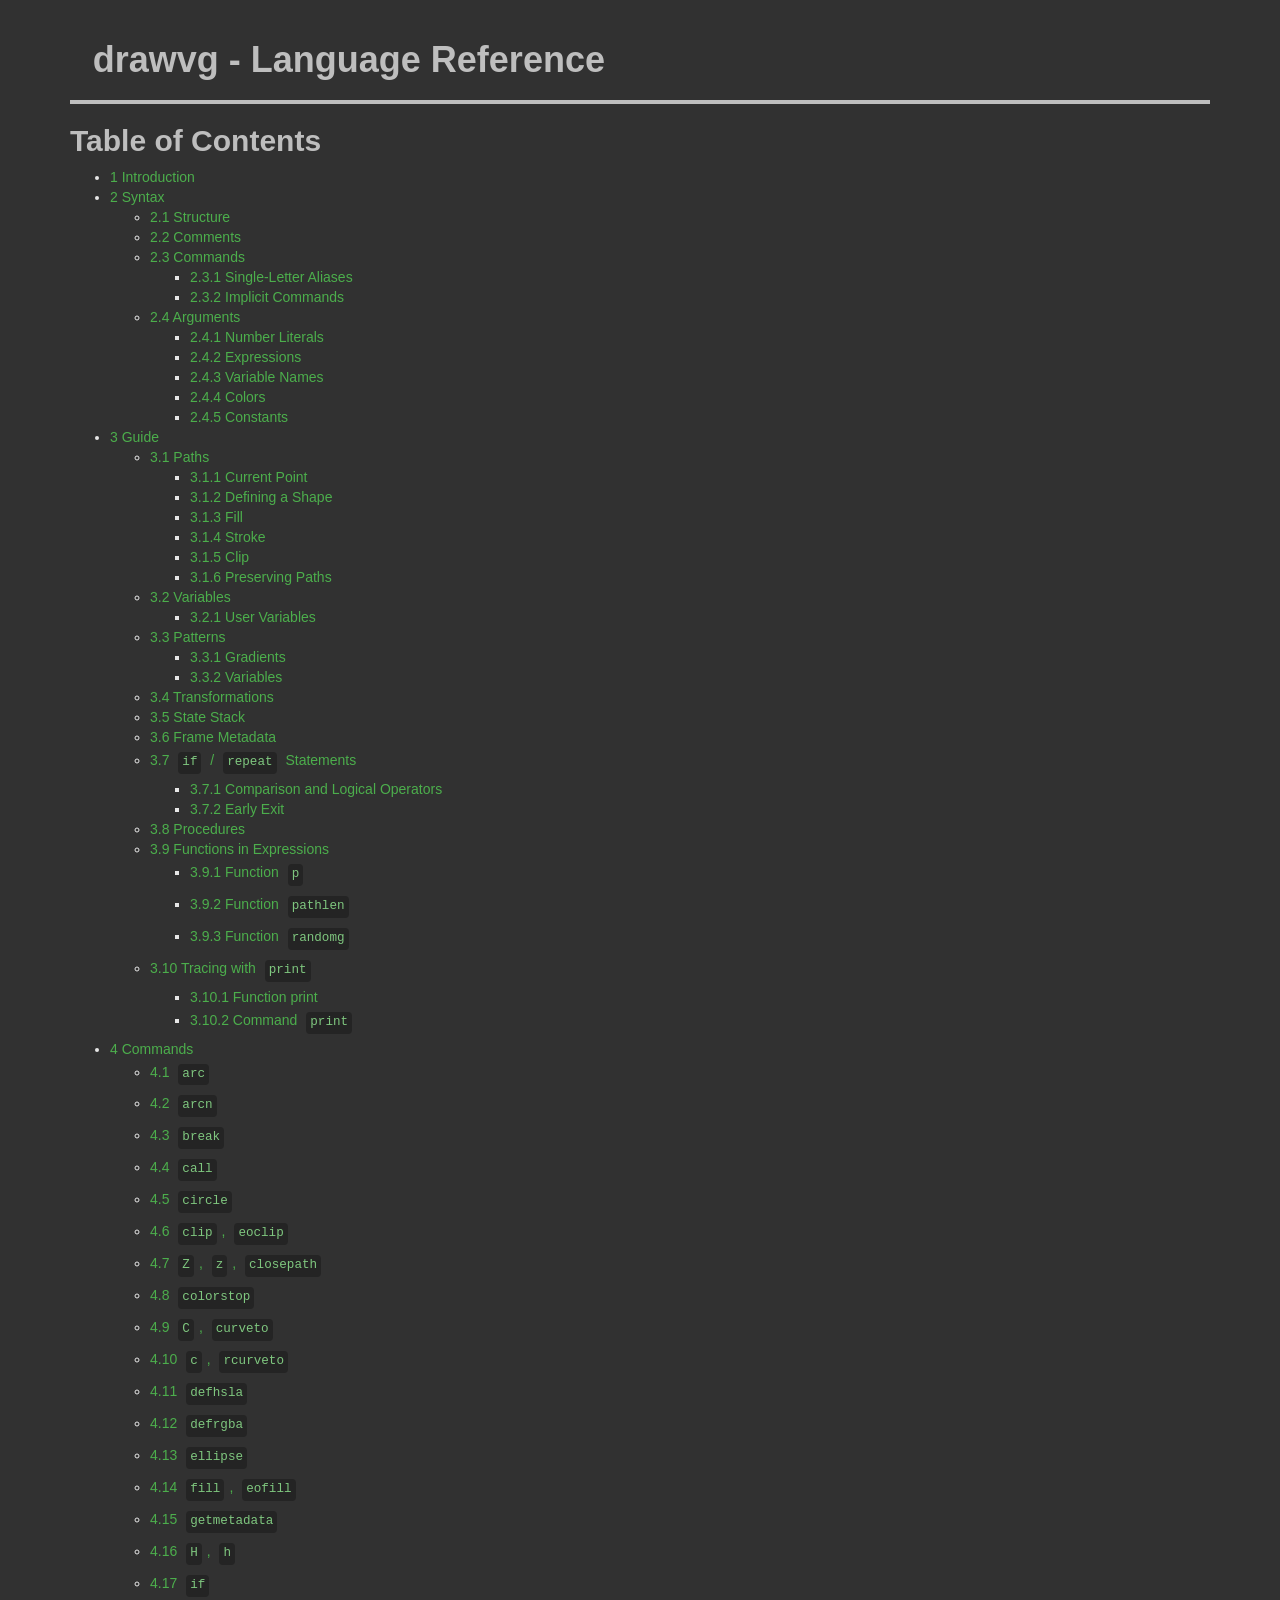
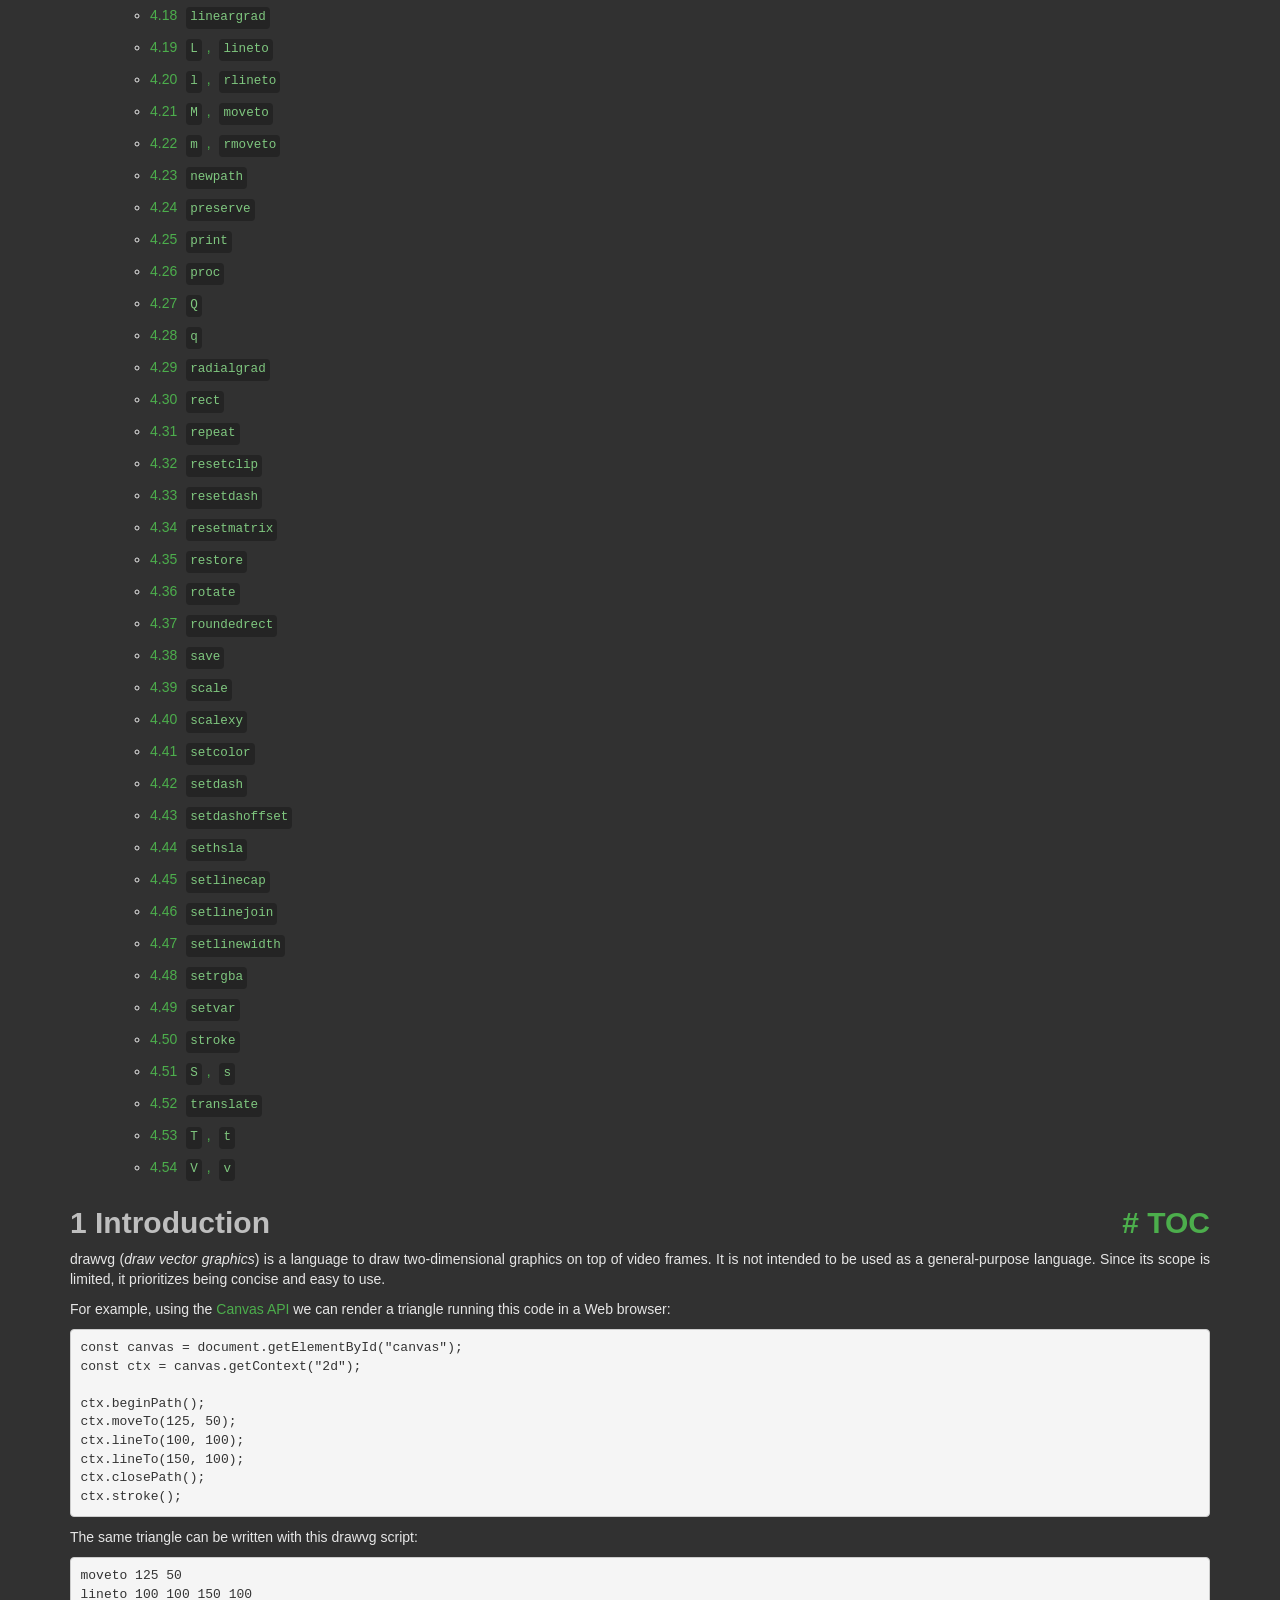
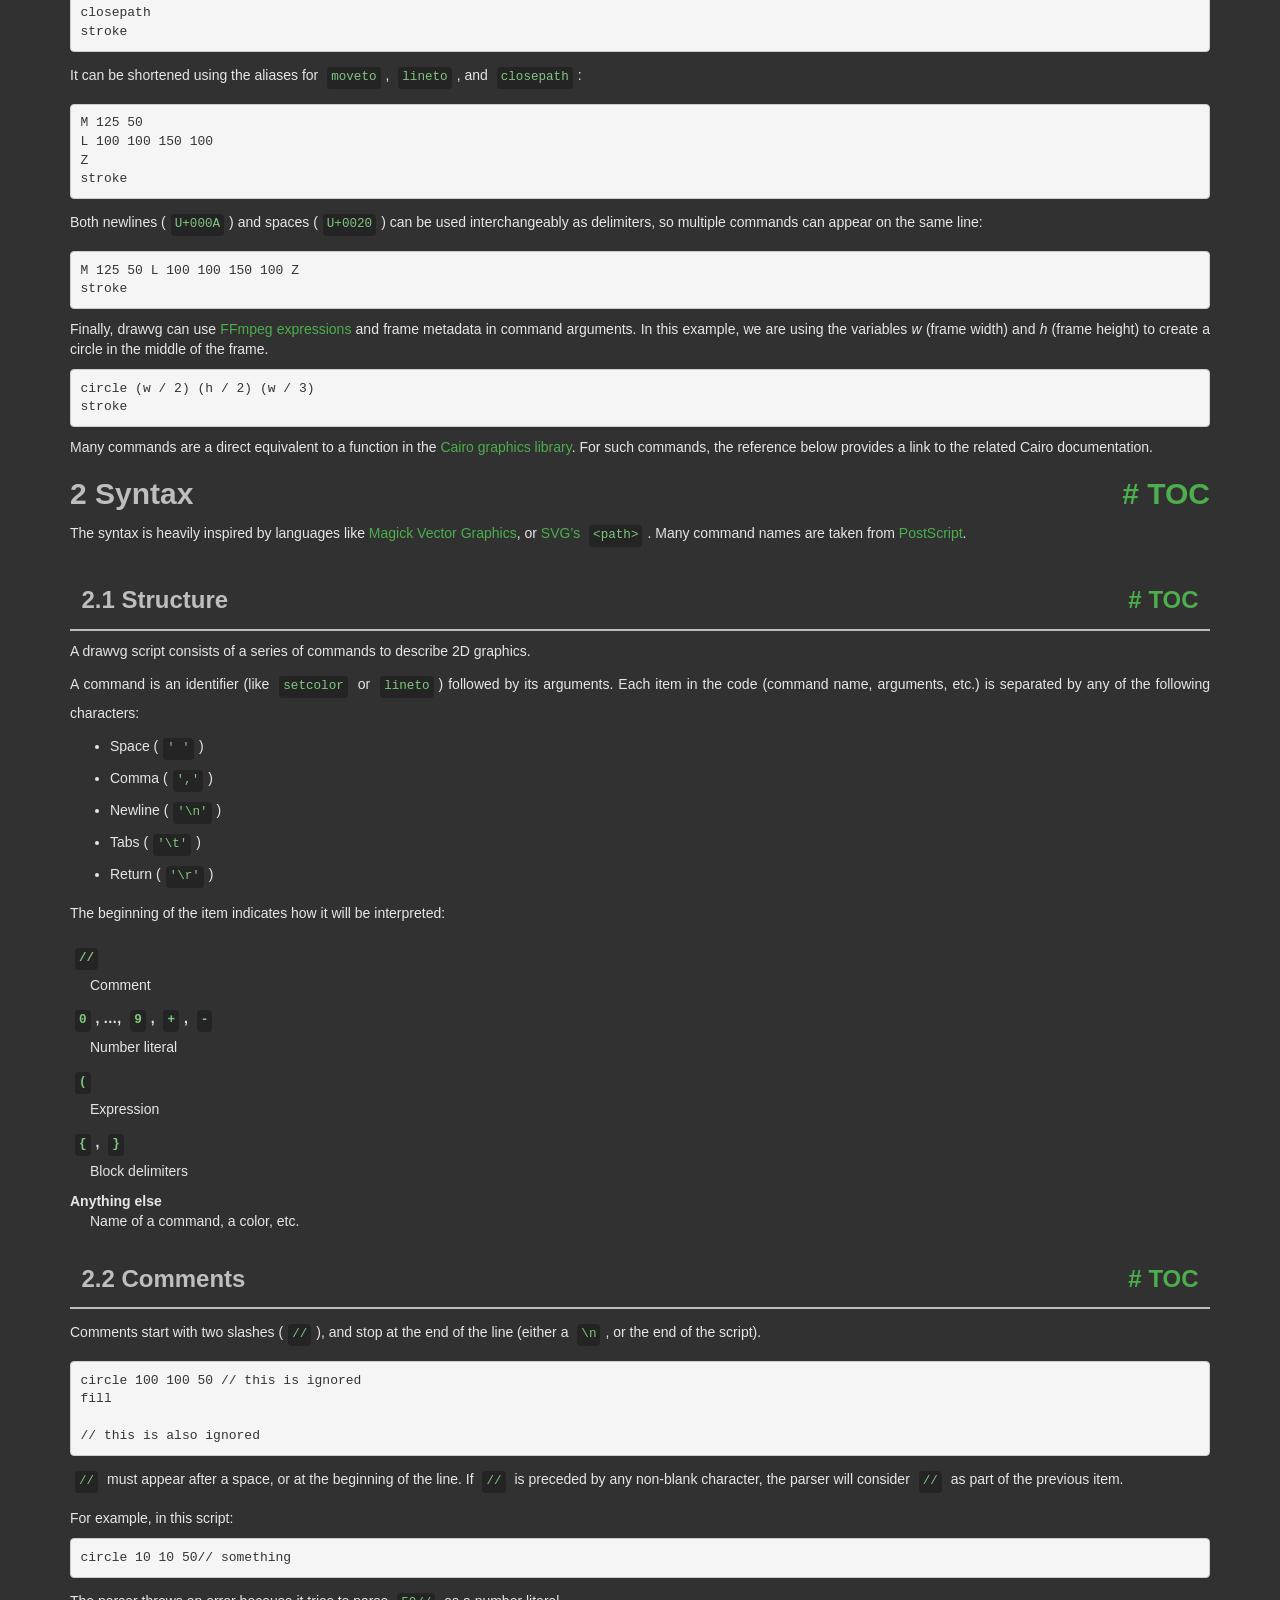
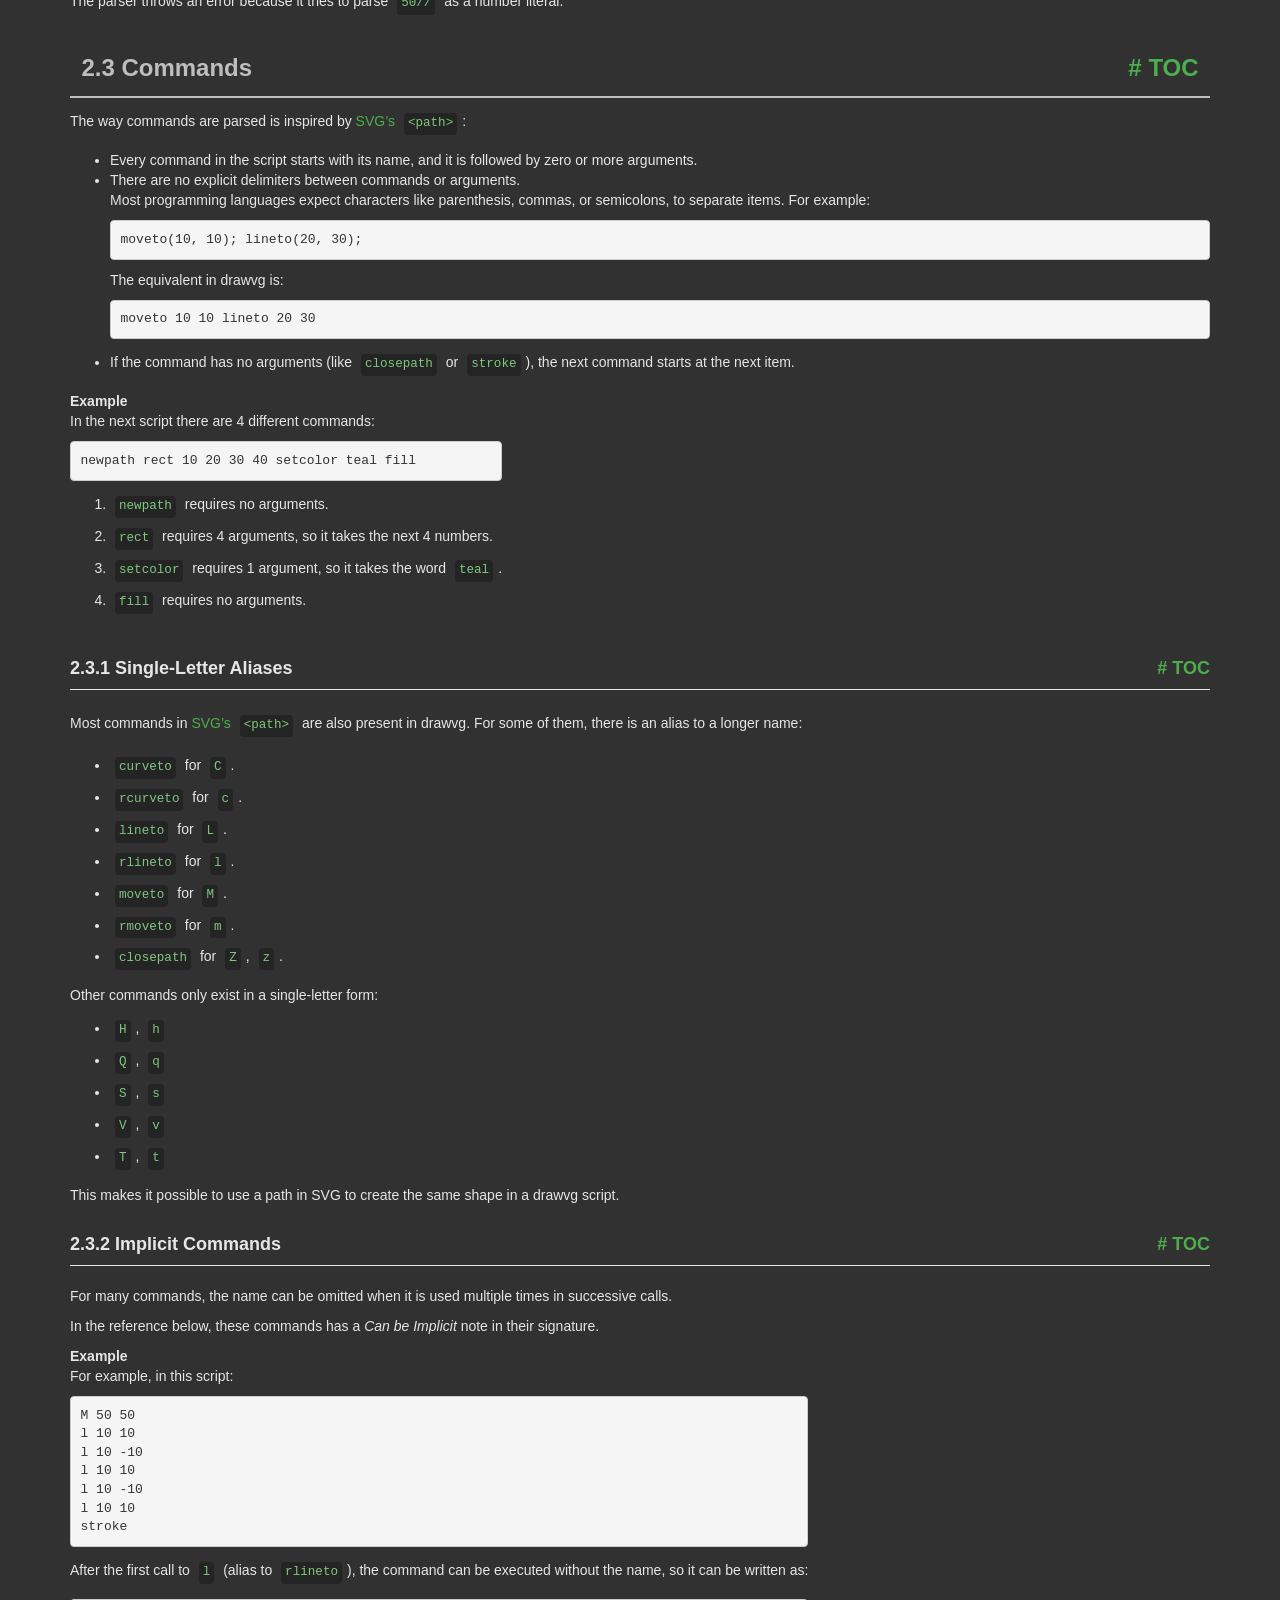
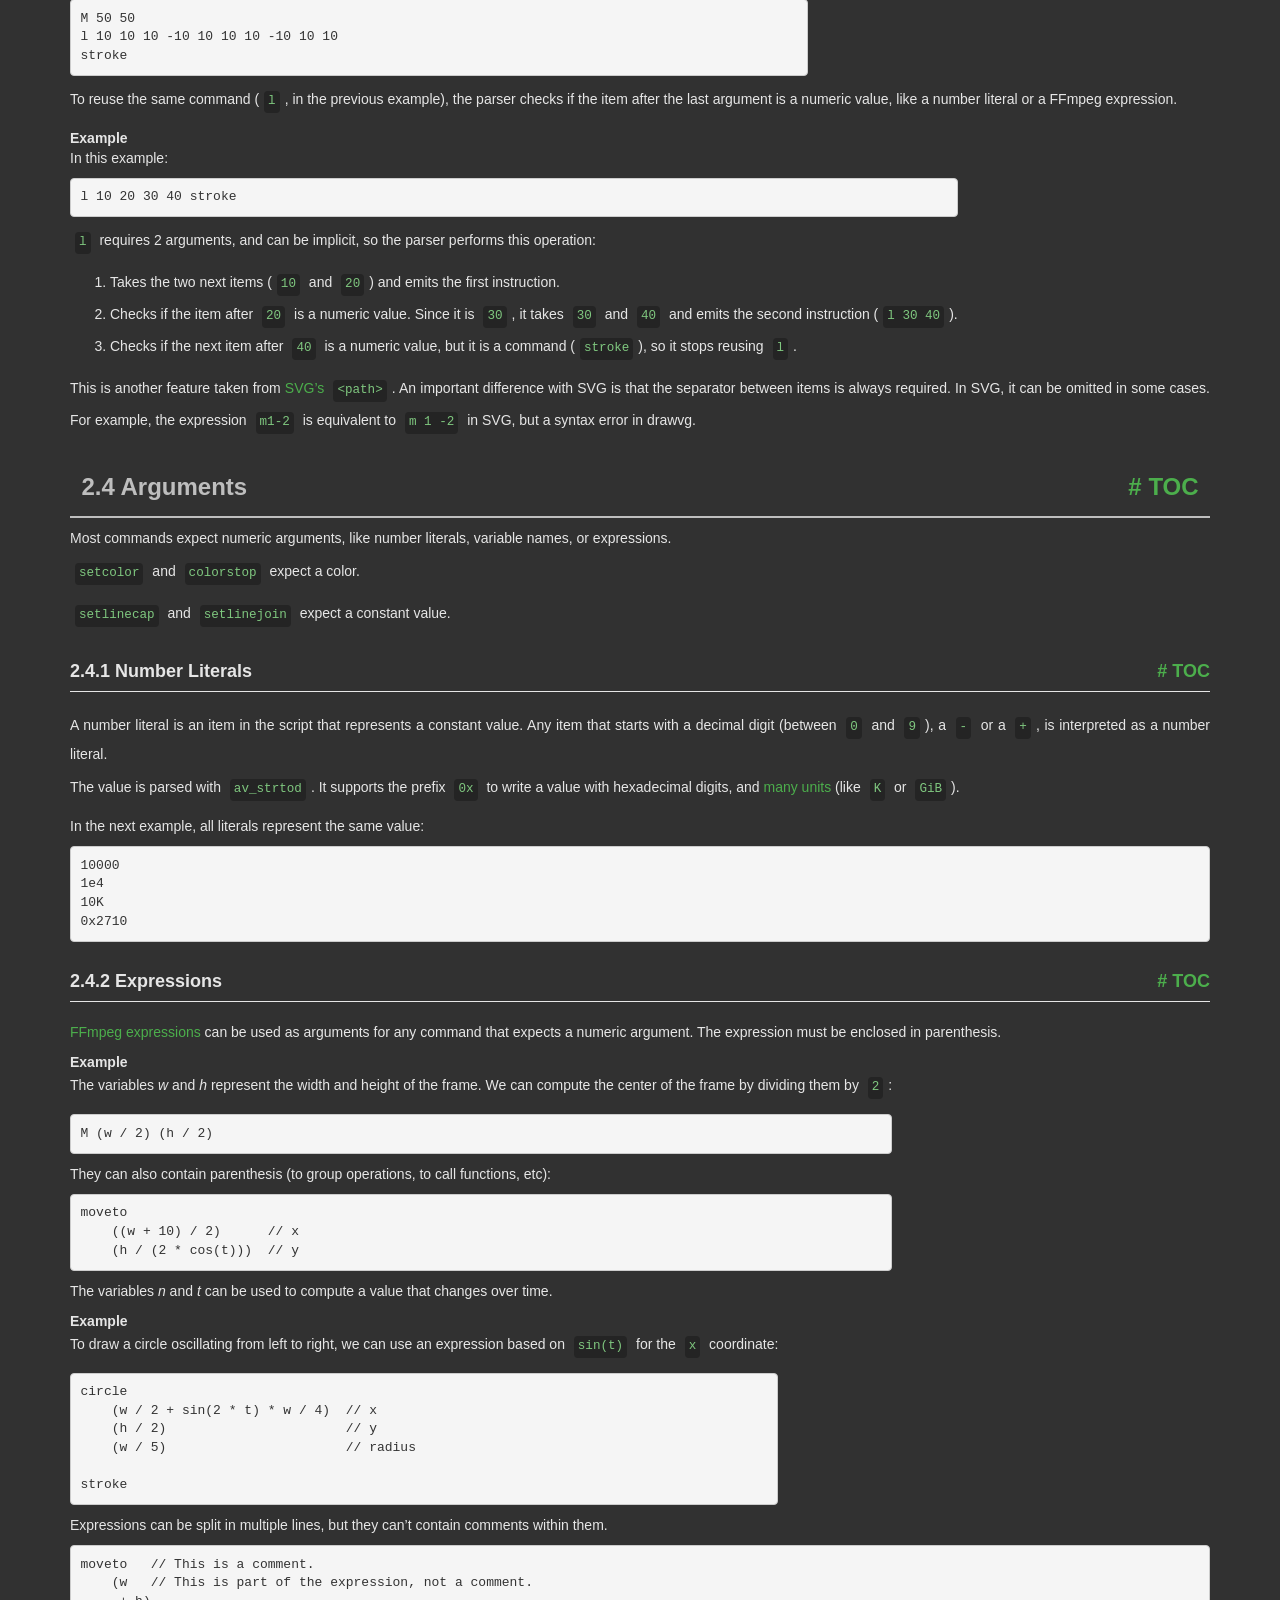
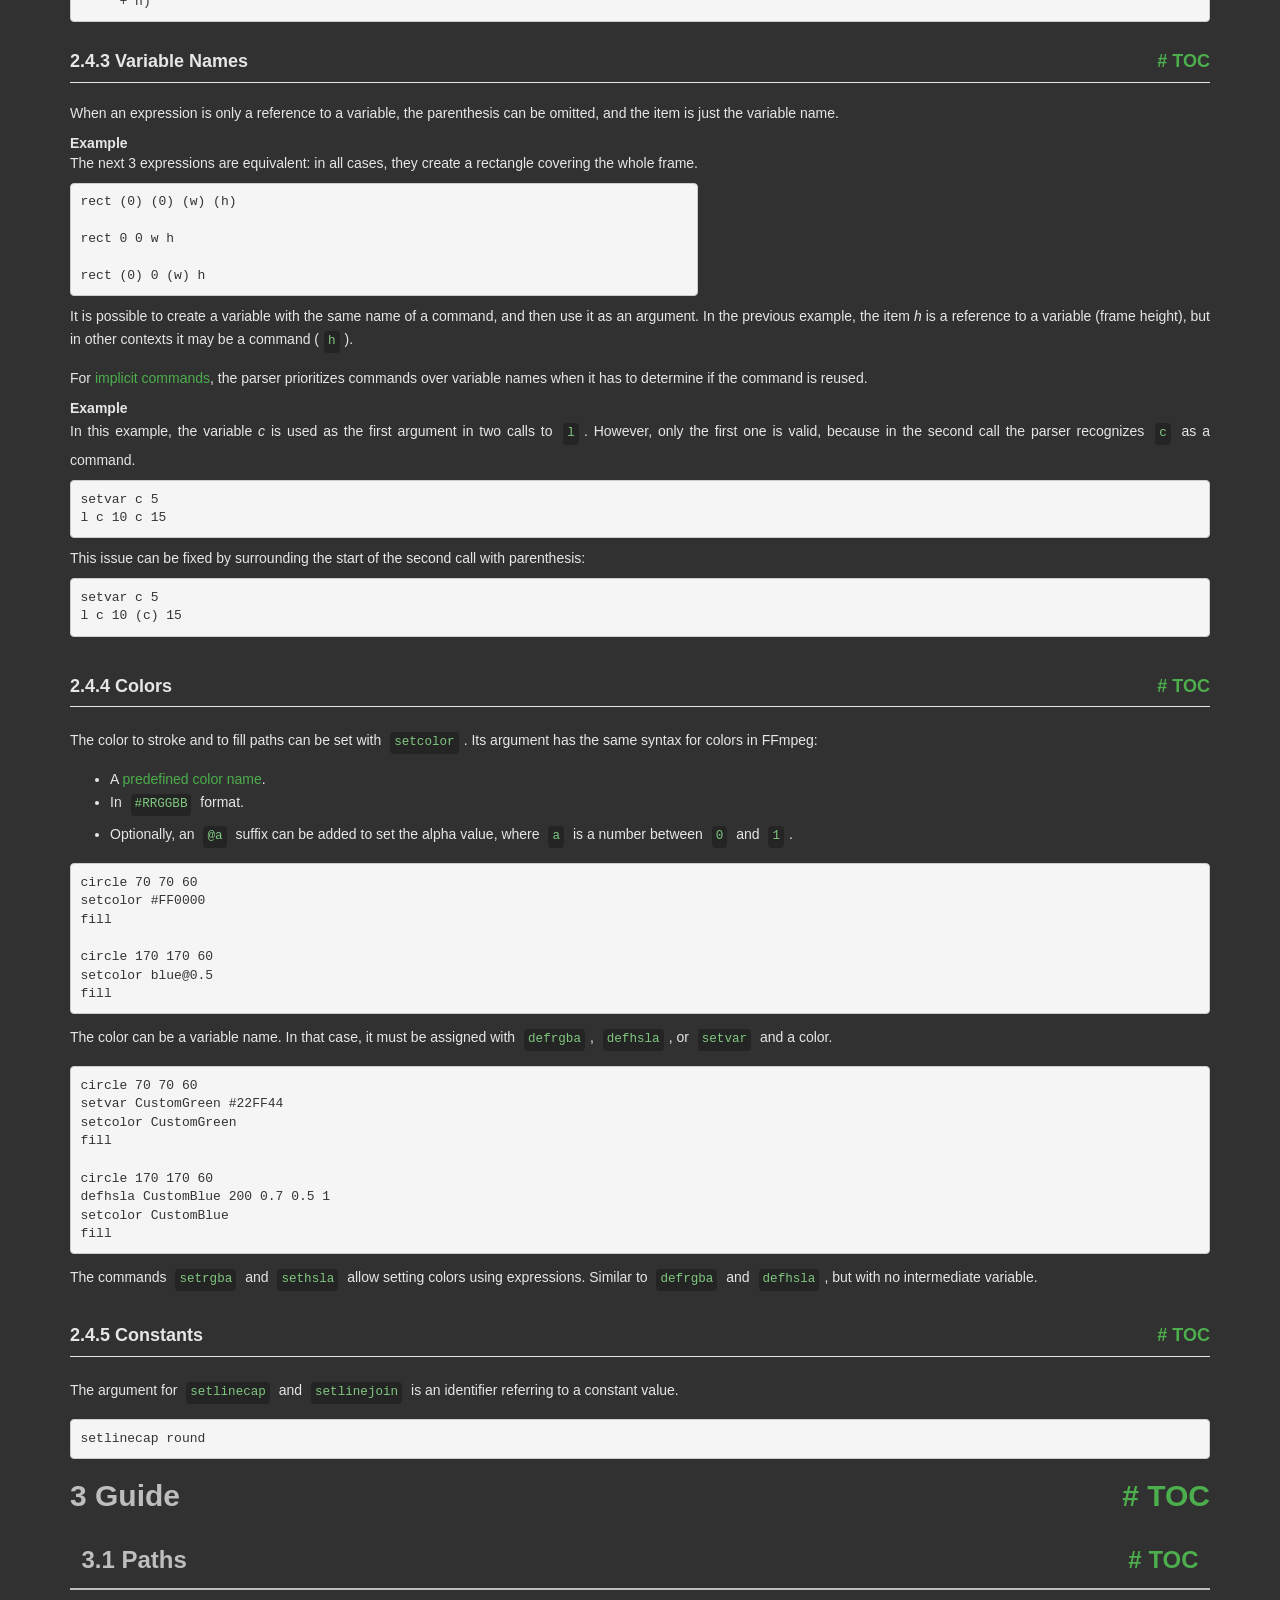
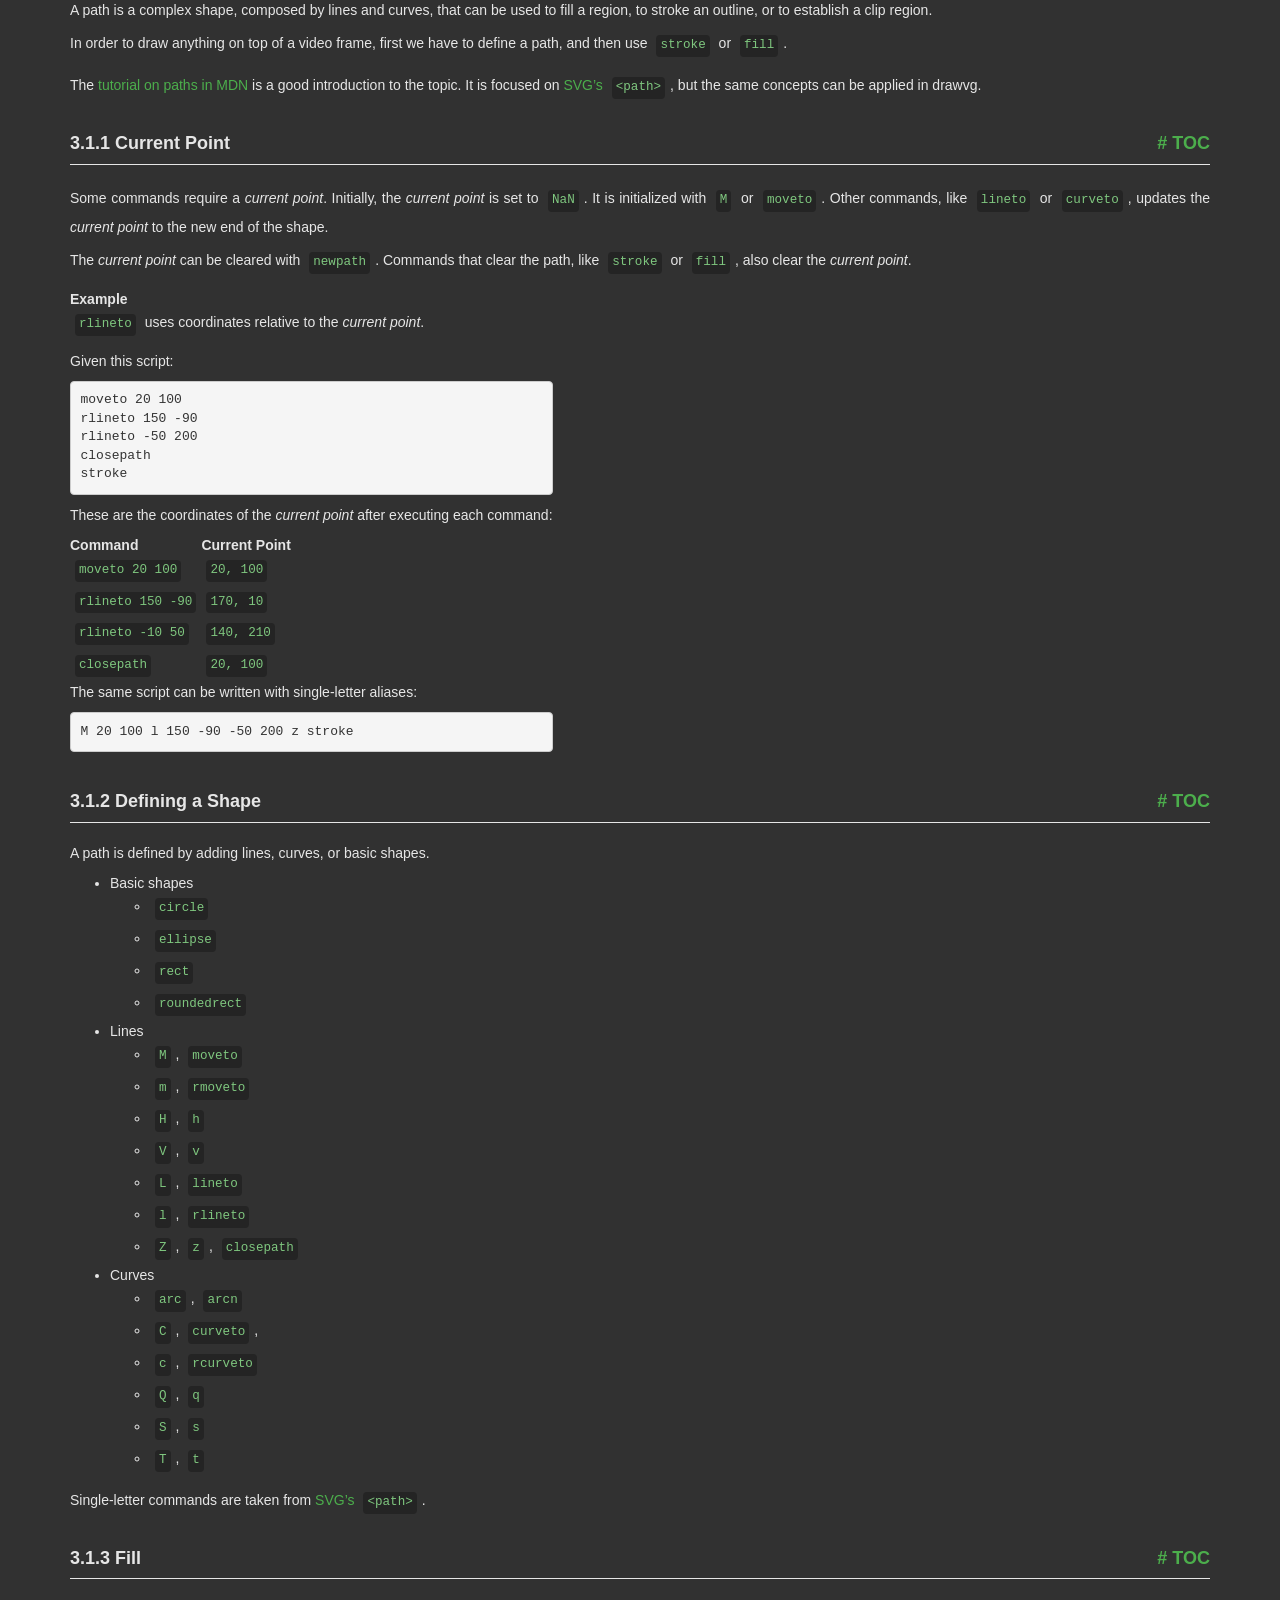
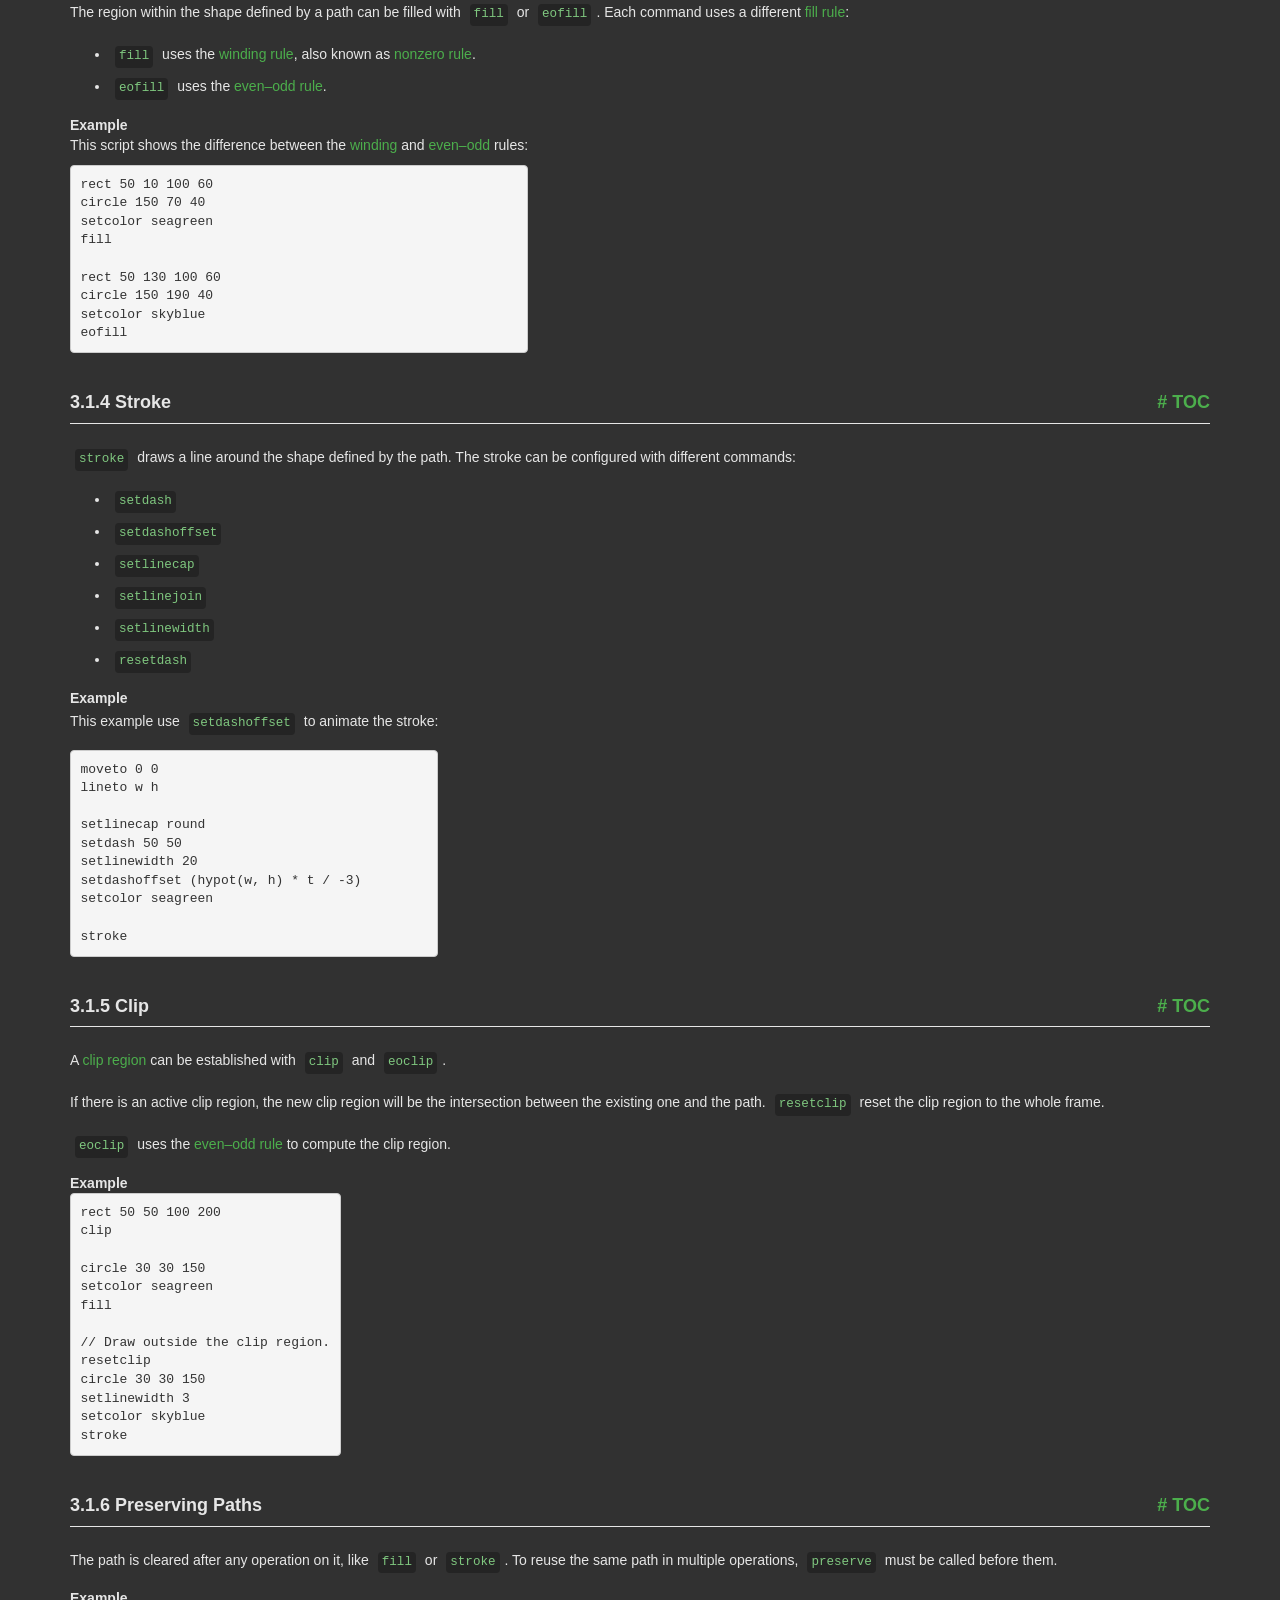
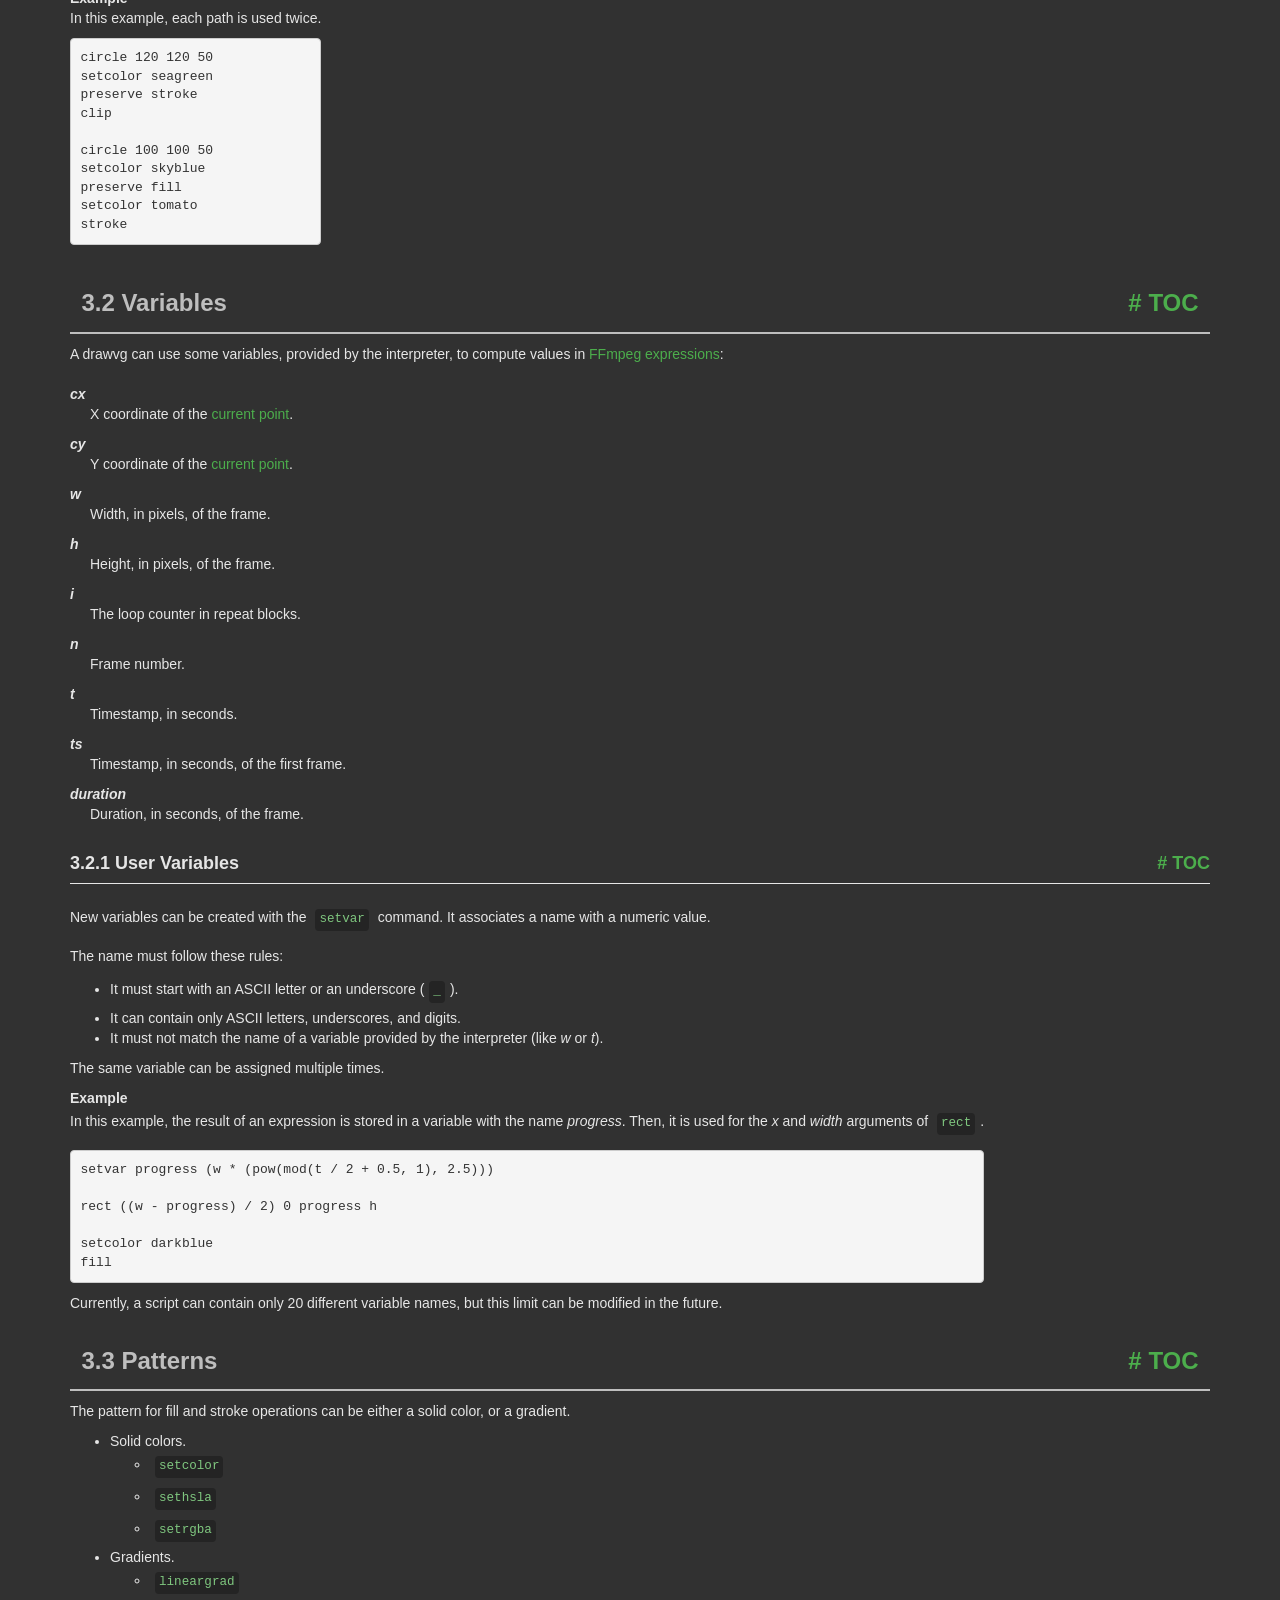
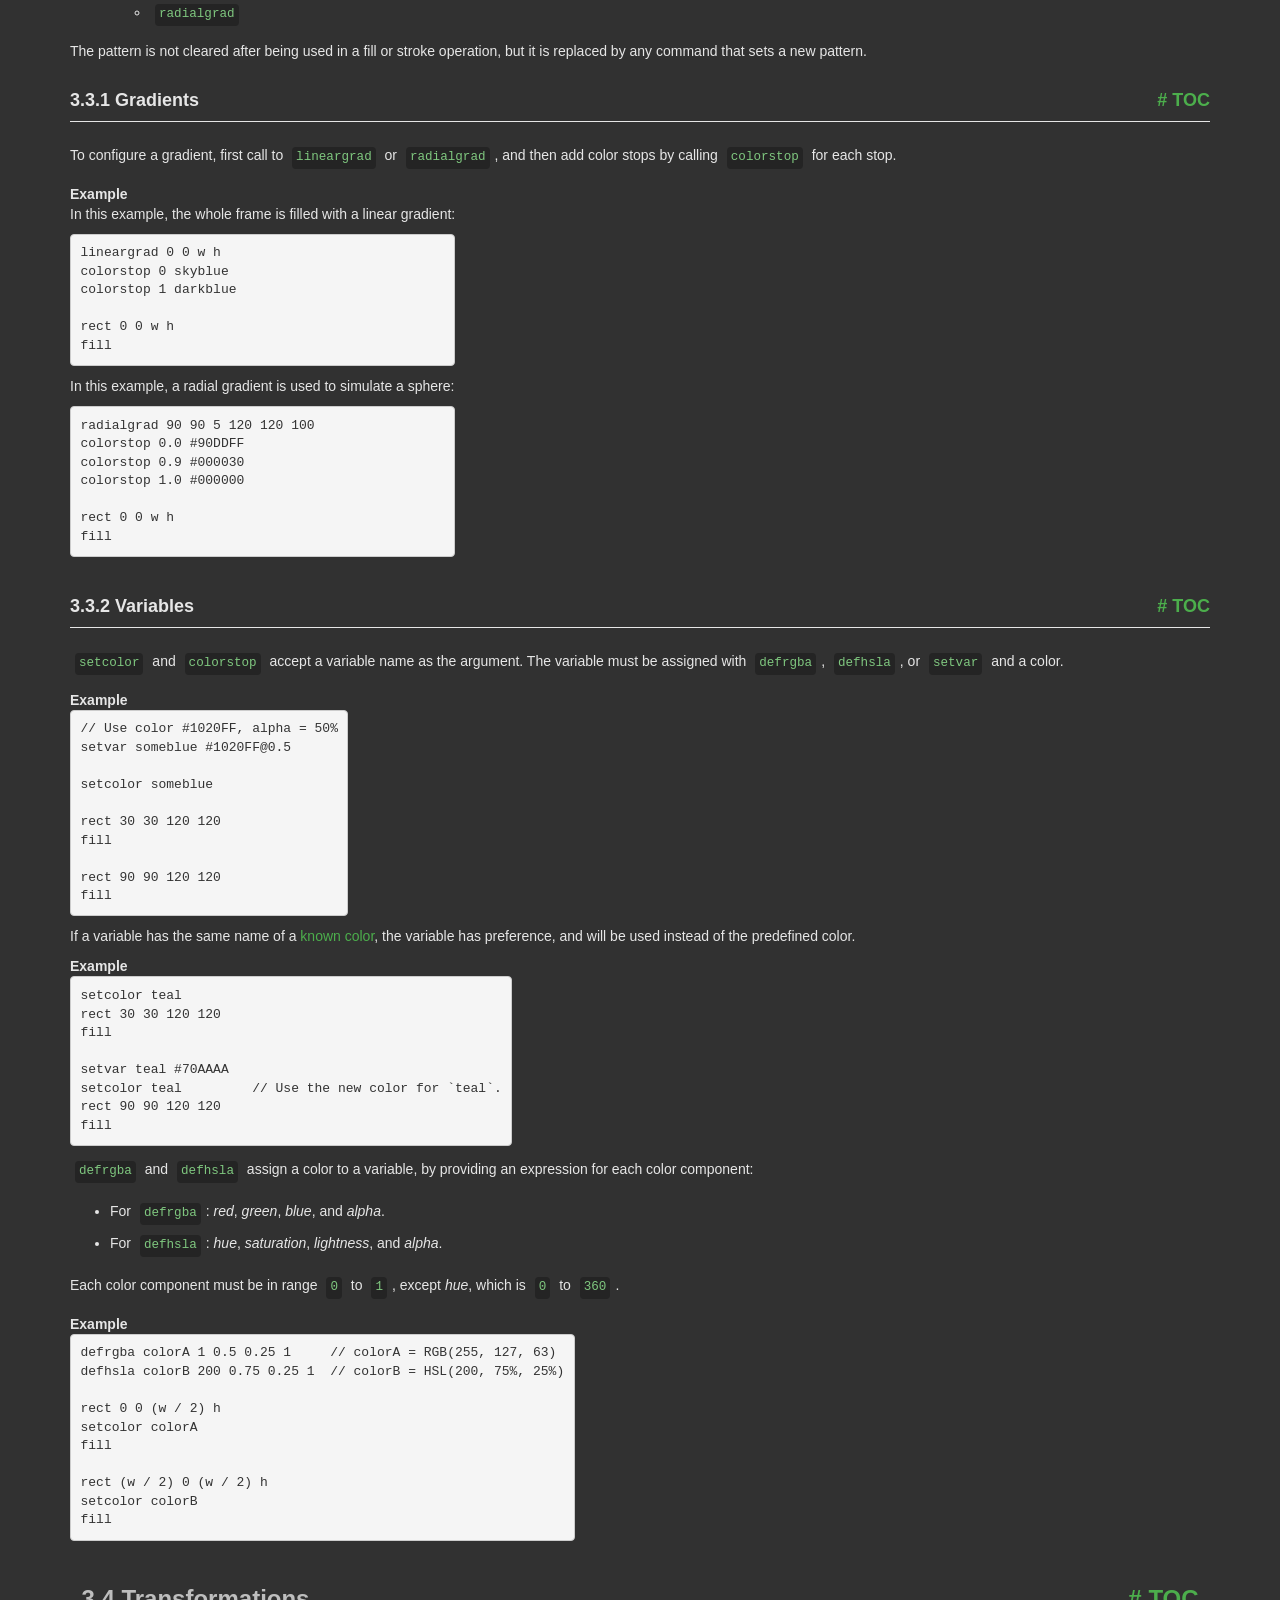
<file: tools/ffmpeg-extract/ffmpeg-8.1-essentials_build/doc/drawvg-reference.html>
<!DOCTYPE html PUBLIC "-//W3C//DTD HTML 4.01 Transitional//EN" "http://www.w3.org/TR/html4/loose.dtd">
<html>
<!-- Created by GNU Texinfo 7.2, https://www.gnu.org/software/texinfo/ -->
  <head>
    <meta charset="utf-8">
    <title>
      drawvg - Language Reference
    </title>
    <meta name="viewport" content="width=device-width,initial-scale=1.0">
    <link rel="stylesheet" type="text/css" href="bootstrap.min.css">
    <link rel="stylesheet" type="text/css" href="style.min.css">
  </head>
  <body>
    <div class="container">
      <h1>
      drawvg - Language Reference
      </h1>


<a name="SEC_Top"></a>

<div class="region-contents" id="SEC_Contents">
<h2 class="contents-heading">Table of Contents</h2>

<div class="contents">

<ul class="toc-numbered-mark">
  <li><a id="toc-Introduction" href="#Introduction">1 Introduction</a></li>
  <li><a id="toc-Syntax" href="#Syntax">2 Syntax</a>
  <ul class="toc-numbered-mark">
    <li><a id="toc-Structure" href="#Structure">2.1 Structure</a></li>
    <li><a id="toc-Comments" href="#Comments">2.2 Comments</a></li>
    <li><a id="toc-Commands" href="#Commands">2.3 Commands</a>
    <ul class="toc-numbered-mark">
      <li><a id="toc-Single_002dLetter-Aliases" href="#Single_002dLetter-Aliases">2.3.1 Single-Letter Aliases</a></li>
      <li><a id="toc-Implicit-Commands" href="#Implicit-Commands">2.3.2 Implicit Commands</a></li>
    </ul></li>
    <li><a id="toc-Arguments" href="#Arguments">2.4 Arguments</a>
    <ul class="toc-numbered-mark">
      <li><a id="toc-Number-Literals" href="#Number-Literals">2.4.1 Number Literals</a></li>
      <li><a id="toc-Expressions" href="#Expressions">2.4.2 Expressions</a></li>
      <li><a id="toc-Variable-Names" href="#Variable-Names">2.4.3 Variable Names</a></li>
      <li><a id="toc-Colors" href="#Colors-1">2.4.4 Colors</a></li>
      <li><a id="toc-Constants" href="#Constants">2.4.5 Constants</a></li>
    </ul></li>
  </ul></li>
  <li><a id="toc-Guide" href="#Guide">3 Guide</a>
  <ul class="toc-numbered-mark">
    <li><a id="toc-Paths" href="#Paths">3.1 Paths</a>
    <ul class="toc-numbered-mark">
      <li><a id="toc-Current-Point" href="#Current-Point">3.1.1 Current Point</a></li>
      <li><a id="toc-Defining-a-Shape" href="#Defining-a-Shape">3.1.2 Defining a Shape</a></li>
      <li><a id="toc-Fill" href="#Fill">3.1.3 Fill</a></li>
      <li><a id="toc-Stroke" href="#Stroke">3.1.4 Stroke</a></li>
      <li><a id="toc-Clip" href="#Clip">3.1.5 Clip</a></li>
      <li><a id="toc-Preserving-Paths" href="#Preserving-Paths">3.1.6 Preserving Paths</a></li>
    </ul></li>
    <li><a id="toc-Variables" href="#Variables">3.2 Variables</a>
    <ul class="toc-numbered-mark">
      <li><a id="toc-User-Variables" href="#User-Variables-1">3.2.1 User Variables</a></li>
    </ul></li>
    <li><a id="toc-Patterns" href="#Patterns">3.3 Patterns</a>
    <ul class="toc-numbered-mark">
      <li><a id="toc-Gradients" href="#Gradients">3.3.1 Gradients</a></li>
      <li><a id="toc-Variables-1" href="#Variables-1">3.3.2 Variables</a></li>
    </ul></li>
    <li><a id="toc-Transformations" href="#Transformations">3.4 Transformations</a></li>
    <li><a id="toc-State-Stack" href="#State-Stack-1">3.5 State Stack</a></li>
    <li><a id="toc-Frame-Metadata" href="#Frame-Metadata-1">3.6 Frame Metadata</a></li>
    <li><a id="toc-if-_002f-repeat-Statements" href="#if-_002f-repeat-Statements">3.7 <code class="code">if</code> / <code class="code">repeat</code> Statements</a>
    <ul class="toc-numbered-mark">
      <li><a id="toc-Comparison-and-Logical-Operators" href="#Comparison-and-Logical-Operators">3.7.1 Comparison and Logical Operators</a></li>
      <li><a id="toc-Early-Exit" href="#Early-Exit">3.7.2 Early Exit</a></li>
    </ul></li>
    <li><a id="toc-Procedures" href="#Procedures-1">3.8 Procedures</a></li>
    <li><a id="toc-Functions-in-Expressions" href="#Functions-in-Expressions">3.9 Functions in Expressions</a>
    <ul class="toc-numbered-mark">
      <li><a id="toc-Function-p" href="#Function-p">3.9.1 Function <code class="code">p</code></a></li>
      <li><a id="toc-Function-pathlen" href="#Function-pathlen">3.9.2 Function <code class="code">pathlen</code></a></li>
      <li><a id="toc-Function-randomg" href="#Function-randomg">3.9.3 Function <code class="code">randomg</code></a></li>
    </ul></li>
    <li><a id="toc-Tracing-with-print" href="#Tracing-with-print">3.10 Tracing with <code class="code">print</code></a>
    <ul class="toc-numbered-mark">
      <li><a id="toc-Function-print" href="#Function-print">3.10.1 Function print</a></li>
      <li><a id="toc-Command-print" href="#Command-print-1">3.10.2 Command <code class="code">print</code></a></li>
    </ul></li>
  </ul></li>
  <li><a id="toc-Commands-1" href="#Commands-1">4 Commands</a>
  <ul class="toc-numbered-mark">
    <li><a id="toc-arc" href="#arc">4.1 <code class="code">arc</code></a></li>
    <li><a id="toc-arcn" href="#arcn">4.2 <code class="code">arcn</code></a></li>
    <li><a id="toc-break" href="#break">4.3 <code class="code">break</code></a></li>
    <li><a id="toc-call" href="#call">4.4 <code class="code">call</code></a></li>
    <li><a id="toc-circle" href="#circle">4.5 <code class="code">circle</code></a></li>
    <li><a id="toc-clip_002c-eoclip" href="#clip_002c-eoclip">4.6 <code class="code">clip</code>, <code class="code">eoclip</code></a></li>
    <li><a id="toc-Z_002c-z_002c-closepath" href="#Z_002c-z_002c-closepath">4.7 <code class="code">Z</code>, <code class="code">z</code>, <code class="code">closepath</code></a></li>
    <li><a id="toc-colorstop" href="#colorstop">4.8 <code class="code">colorstop</code></a></li>
    <li><a id="toc-C_002c-curveto" href="#C_002c-curveto">4.9 <code class="code">C</code>, <code class="code">curveto</code></a></li>
    <li><a id="toc-c_002c-rcurveto" href="#c_002c-rcurveto">4.10 <code class="code">c</code>, <code class="code">rcurveto</code></a></li>
    <li><a id="toc-defhsla" href="#defhsla">4.11 <code class="code">defhsla</code></a></li>
    <li><a id="toc-defrgba" href="#defrgba">4.12 <code class="code">defrgba</code></a></li>
    <li><a id="toc-ellipse" href="#ellipse">4.13 <code class="code">ellipse</code></a></li>
    <li><a id="toc-fill_002c-eofill" href="#fill_002c-eofill">4.14 <code class="code">fill</code>, <code class="code">eofill</code></a></li>
    <li><a id="toc-getmetadata" href="#getmetadata">4.15 <code class="code">getmetadata</code></a></li>
    <li><a id="toc-H_002c-h" href="#H_002c-h">4.16 <code class="code">H</code>, <code class="code">h</code></a></li>
    <li><a id="toc-if" href="#if">4.17 <code class="code">if</code></a></li>
    <li><a id="toc-lineargrad" href="#lineargrad">4.18 <code class="code">lineargrad</code></a></li>
    <li><a id="toc-L_002c-lineto" href="#L_002c-lineto">4.19 <code class="code">L</code>, <code class="code">lineto</code></a></li>
    <li><a id="toc-l_002c-rlineto" href="#l_002c-rlineto">4.20 <code class="code">l</code>, <code class="code">rlineto</code></a></li>
    <li><a id="toc-M_002c-moveto" href="#M_002c-moveto">4.21 <code class="code">M</code>, <code class="code">moveto</code></a></li>
    <li><a id="toc-m_002c-rmoveto" href="#m_002c-rmoveto">4.22 <code class="code">m</code>, <code class="code">rmoveto</code></a></li>
    <li><a id="toc-newpath" href="#newpath">4.23 <code class="code">newpath</code></a></li>
    <li><a id="toc-preserve" href="#preserve">4.24 <code class="code">preserve</code></a></li>
    <li><a id="toc-print" href="#print">4.25 <code class="code">print</code></a></li>
    <li><a id="toc-proc" href="#proc">4.26 <code class="code">proc</code></a></li>
    <li><a id="toc-Q" href="#Q">4.27 <code class="code">Q</code></a></li>
    <li><a id="toc-q" href="#q">4.28 <code class="code">q</code></a></li>
    <li><a id="toc-radialgrad" href="#radialgrad">4.29 <code class="code">radialgrad</code></a></li>
    <li><a id="toc-rect" href="#rect">4.30 <code class="code">rect</code></a></li>
    <li><a id="toc-repeat" href="#repeat">4.31 <code class="code">repeat</code></a></li>
    <li><a id="toc-resetclip" href="#resetclip">4.32 <code class="code">resetclip</code></a></li>
    <li><a id="toc-resetdash" href="#resetdash">4.33 <code class="code">resetdash</code></a></li>
    <li><a id="toc-resetmatrix" href="#resetmatrix">4.34 <code class="code">resetmatrix</code></a></li>
    <li><a id="toc-restore" href="#restore">4.35 <code class="code">restore</code></a></li>
    <li><a id="toc-rotate" href="#rotate">4.36 <code class="code">rotate</code></a></li>
    <li><a id="toc-roundedrect" href="#roundedrect">4.37 <code class="code">roundedrect</code></a></li>
    <li><a id="toc-save" href="#save">4.38 <code class="code">save</code></a></li>
    <li><a id="toc-scale" href="#scale">4.39 <code class="code">scale</code></a></li>
    <li><a id="toc-scalexy" href="#scalexy">4.40 <code class="code">scalexy</code></a></li>
    <li><a id="toc-setcolor" href="#setcolor">4.41 <code class="code">setcolor</code></a></li>
    <li><a id="toc-setdash" href="#setdash">4.42 <code class="code">setdash</code></a></li>
    <li><a id="toc-setdashoffset" href="#setdashoffset">4.43 <code class="code">setdashoffset</code></a></li>
    <li><a id="toc-sethsla" href="#sethsla">4.44 <code class="code">sethsla</code></a></li>
    <li><a id="toc-setlinecap" href="#setlinecap">4.45 <code class="code">setlinecap</code></a></li>
    <li><a id="toc-setlinejoin" href="#setlinejoin">4.46 <code class="code">setlinejoin</code></a></li>
    <li><a id="toc-setlinewidth" href="#setlinewidth">4.47 <code class="code">setlinewidth</code></a></li>
    <li><a id="toc-setrgba" href="#setrgba">4.48 <code class="code">setrgba</code></a></li>
    <li><a id="toc-setvar" href="#setvar">4.49 <code class="code">setvar</code></a></li>
    <li><a id="toc-stroke" href="#stroke">4.50 <code class="code">stroke</code></a></li>
    <li><a id="toc-S_002c-s" href="#S_002c-s">4.51 <code class="code">S</code>, <code class="code">s</code></a></li>
    <li><a id="toc-translate" href="#translate">4.52 <code class="code">translate</code></a></li>
    <li><a id="toc-T_002c-t" href="#T_002c-t">4.53 <code class="code">T</code>, <code class="code">t</code></a></li>
    <li><a id="toc-V_002c-v" href="#V_002c-v">4.54 <code class="code">V</code>, <code class="code">v</code></a></li>
  </ul></li>
</ul>
</div>
</div>



<a name="Introduction"></a>
<h2 class="chapter">1 Introduction<span class="pull-right"><a class="anchor hidden-xs" href="#Introduction" aria-hidden="true">#</a> <a class="anchor hidden-xs"href="#toc-Introduction" aria-hidden="true">TOC</a></span></h2>

<p>drawvg (<em class="emph">draw vector graphics</em>) is a language to draw
two-dimensional graphics on top of video frames. It is not intended to
be used as a general-purpose language. Since its scope is limited, it
prioritizes being concise and easy to use.
</p>
<p>For example, using the
<a class="uref" href="https://developer.mozilla.org/en-US/docs/Web/API/Canvas_API">Canvas
API</a> we can render a triangle running this code in a Web browser:
</p>
<div class="example">
<pre class="example-preformatted">const canvas = document.getElementById(&quot;canvas&quot;);
const ctx = canvas.getContext(&quot;2d&quot;);

ctx.beginPath();
ctx.moveTo(125, 50);
ctx.lineTo(100, 100);
ctx.lineTo(150, 100);
ctx.closePath();
ctx.stroke();
</pre></div>

<p>The same triangle can be written with this drawvg script:
</p>
<div class="example">
<pre class="example-preformatted">moveto 125 50
lineto 100 100 150 100
closepath
stroke
</pre></div>

<p>It can be shortened using the aliases for <a class="ref" href="#cmd_005fmoveto"><code class="code">moveto</code></a>, <a class="ref" href="#cmd_005flineto"><code class="code">lineto</code></a>,
and <a class="ref" href="#cmd_005fclosepath"><code class="code">closepath</code></a>:
</p>
<div class="example">
<pre class="example-preformatted">M 125 50
L 100 100 150 100
Z
stroke
</pre></div>

<p>Both newlines (<code class="code">U+000A</code>) and spaces (<code class="code">U+0020</code>) can be used
interchangeably as delimiters, so multiple commands can appear on the
same line:
</p>
<div class="example">
<pre class="example-preformatted">M 125 50 L 100 100 150 100 Z
stroke
</pre></div>


<p>Finally, drawvg can use <a data-manual="ffmpeg-utils" href="./ffmpeg-utils.html#Expression-Evaluation">FFmpeg expressions</a> and frame metadata in command arguments. In
this example, we are using the variables <var class="var">w</var> (frame width) and <var class="var">h</var>
(frame height) to create a circle in the middle of the frame.
</p>
<div class="example">
<pre class="example-preformatted">circle (w / 2) (h / 2) (w / 3)
stroke
</pre></div>

<p>Many commands are a direct equivalent to a function in the
<a class="uref" href="https://www.cairographics.org/">Cairo graphics library</a>. For such
commands, the reference below provides a link to the related Cairo
documentation.
</p>
<a name="Syntax"></a>
<h2 class="chapter">2 Syntax<span class="pull-right"><a class="anchor hidden-xs" href="#Syntax" aria-hidden="true">#</a> <a class="anchor hidden-xs"href="#toc-Syntax" aria-hidden="true">TOC</a></span></h2>


<p>The syntax is heavily inspired by languages like
<a class="uref" href="https://imagemagick.org/script/magick-vector-graphics.php">Magick
Vector Graphics</a>, or <a class="uref" href="https://developer.mozilla.org/en-US/docs/Web/SVG/Reference/Element/path">SVG&rsquo;s <code class="code">&lt;path&gt;</code></a>. Many command names are taken from
<a class="uref" href="https://en.wikipedia.org/wiki/PostScript">PostScript</a>.
</p>
<a name="Structure"></a>
<h3 class="section">2.1 Structure<span class="pull-right"><a class="anchor hidden-xs" href="#Structure" aria-hidden="true">#</a> <a class="anchor hidden-xs"href="#toc-Structure" aria-hidden="true">TOC</a></span></h3>

<p>A drawvg script consists of a series of commands to describe 2D
graphics.
</p>
<p>A command is an identifier (like <a class="ref" href="#cmd_005fsetcolor"><code class="code">setcolor</code></a> or <a class="ref" href="#cmd_005flineto"><code class="code">lineto</code></a>)
followed by its arguments. Each item in the code (command name,
arguments, etc.) is separated by any of the following characters:
</p>
<ul class="itemize mark-bullet">
<li>Space (<code class="code">' '</code>)
</li><li>Comma (<code class="code">','</code>)
</li><li>Newline (<code class="code">'\n'</code>)
</li><li>Tabs (<code class="code">'\t'</code>)
</li><li>Return (<code class="code">'\r'</code>)
</li></ul>

<p>The beginning of the item indicates how it will be interpreted:
</p>
<dl class="table">
<dt><span class="r"><code class="code">//</code></span></dt>
<dd><p>Comment
</p></dd>
<dt><span class="r"><code class="code">0</code>, &hellip;, <code class="code">9</code>, <code class="code">+</code>, <code class="code">-</code></span></dt>
<dd><p>Number literal
</p></dd>
<dt><span class="r"><code class="code">(</code></span></dt>
<dd><p>Expression
</p></dd>
<dt><span class="r"><code class="code">{</code>, <code class="code">}</code></span></dt>
<dd><p>Block delimiters
</p></dd>
<dt><span class="r">Anything else</span></dt>
<dd><p>Name of a command, a color, etc.
</p></dd>
</dl>

<a name="Comments"></a>
<h3 class="section">2.2 Comments<span class="pull-right"><a class="anchor hidden-xs" href="#Comments" aria-hidden="true">#</a> <a class="anchor hidden-xs"href="#toc-Comments" aria-hidden="true">TOC</a></span></h3>

<p>Comments start with two slashes (<code class="code">//</code>), and stop at the end of the
line (either a <code class="code">\n</code>, or the end of the script).
</p>
<div class="example">
<pre class="example-preformatted">circle 100 100 50 // this is ignored
fill

// this is also ignored
</pre></div>

<p><code class="code">//</code> must appear after a space, or at the beginning of the line. If
<code class="code">//</code> is preceded by any non-blank character, the parser will
consider <code class="code">//</code> as part of the previous item.
</p>
<p>For example, in this script:
</p>
<div class="example">
<pre class="example-preformatted">circle 10 10 50// something
</pre></div>

<p>The parser throws an error because it tries to parse <code class="code">50//</code> as a
number literal.
</p>
<a name="Commands"></a>
<h3 class="section">2.3 Commands<span class="pull-right"><a class="anchor hidden-xs" href="#Commands" aria-hidden="true">#</a> <a class="anchor hidden-xs"href="#toc-Commands" aria-hidden="true">TOC</a></span></h3>

<p>The way commands are parsed is inspired by <a class="uref" href="https://developer.mozilla.org/en-US/docs/Web/SVG/Reference/Element/path">SVG&rsquo;s <code class="code">&lt;path&gt;</code></a>:
</p>
<ul class="itemize mark-bullet">
<li>Every command in the script starts with its name, and it is followed by
zero or more arguments.

</li><li>There are no explicit delimiters between commands or arguments.

<p>Most programming languages expect characters like parenthesis, commas,
or semicolons, to separate items. For example:
</p>
<div class="example">
<pre class="example-preformatted">moveto(10, 10); lineto(20, 30);
</pre></div>

<p>The equivalent in drawvg is:
</p>
<div class="example">
<pre class="example-preformatted">moveto 10 10 lineto 20 30
</pre></div>

</li><li>If the command has no arguments (like <a class="ref" href="#cmd_005fclosepath"><code class="code">closepath</code></a> or
<a class="ref" href="#cmd_005fstroke"><code class="code">stroke</code></a>), the next command starts at the next item.

</li></ul>

<table class="cartouche"><tr><th>
Example</th></tr><tr><td>
<p>In the next script there are 4 different commands:
</p>
<div class="example">
<pre class="example-preformatted">newpath rect 10 20 30 40 setcolor teal fill
</pre></div>

<ol class="enumerate">
<li> <a class="ref" href="#cmd_005fnewpath"><code class="code">newpath</code></a> requires no arguments.

</li><li> <a class="ref" href="#cmd_005frect"><code class="code">rect</code></a> requires 4 arguments, so it takes the next 4 numbers.

</li><li> <a class="ref" href="#cmd_005fsetcolor"><code class="code">setcolor</code></a> requires 1 argument, so it takes the word <code class="code">teal</code>.

</li><li> <a class="ref" href="#cmd_005ffill"><code class="code">fill</code></a> requires no arguments.
</li></ol>

</td></tr></table>

<a name="Single_002dLetter-Aliases"></a>
<h4 class="subsection">2.3.1 Single-Letter Aliases<span class="pull-right"><a class="anchor hidden-xs" href="#Single_002dLetter-Aliases" aria-hidden="true">#</a> <a class="anchor hidden-xs"href="#toc-Single_002dLetter-Aliases" aria-hidden="true">TOC</a></span></h4>

<p>Most commands in <a class="uref" href="https://developer.mozilla.org/en-US/docs/Web/SVG/Reference/Element/path">SVG&rsquo;s <code class="code">&lt;path&gt;</code></a> are also present in drawvg. For some of them,
there is an alias to a longer name:
</p>
<ul class="itemize mark-bullet">
<li><a class="ref" href="#cmd_005fcurveto"><code class="code">curveto</code></a> for <a class="ref" href="#cmd_005fC"><code class="code">C</code></a>.
</li><li><a class="ref" href="#cmd_005frcurveto"><code class="code">rcurveto</code></a> for <a class="ref" href="#cmd_005fc"><code class="code">c</code></a>.
</li><li><a class="ref" href="#cmd_005flineto"><code class="code">lineto</code></a> for <a class="ref" href="#cmd_005fL"><code class="code">L</code></a>.
</li><li><a class="ref" href="#cmd_005frlineto"><code class="code">rlineto</code></a> for <a class="ref" href="#cmd_005fl"><code class="code">l</code></a>.
</li><li><a class="ref" href="#cmd_005fmoveto"><code class="code">moveto</code></a> for <a class="ref" href="#cmd_005fM"><code class="code">M</code></a>.
</li><li><a class="ref" href="#cmd_005frmoveto"><code class="code">rmoveto</code></a> for <a class="ref" href="#cmd_005fm"><code class="code">m</code></a>.
</li><li><a class="ref" href="#cmd_005fclosepath"><code class="code">closepath</code></a> for <a class="ref" href="#cmd_005fZ"><code class="code">Z</code></a>, <a class="ref" href="#cmd_005fz"><code class="code">z</code></a>.
</li></ul>

<p>Other commands only exist in a single-letter form:
</p>
<ul class="itemize mark-bullet">
<li><a class="ref" href="#cmd_005fH"><code class="code">H</code></a>, <a class="ref" href="#cmd_005fh"><code class="code">h</code></a>
</li><li><a class="ref" href="#cmd_005fQ"><code class="code">Q</code></a>, <a class="ref" href="#cmd_005fq"><code class="code">q</code></a>
</li><li><a class="ref" href="#cmd_005fS"><code class="code">S</code></a>, <a class="ref" href="#cmd_005fs"><code class="code">s</code></a>
</li><li><a class="ref" href="#cmd_005fV"><code class="code">V</code></a>, <a class="ref" href="#cmd_005fv"><code class="code">v</code></a>
</li><li><a class="ref" href="#cmd_005fT"><code class="code">T</code></a>, <a class="ref" href="#cmd_005ft"><code class="code">t</code></a>
</li></ul>

<p>This makes it possible to use a path in SVG to create the same shape in
a drawvg script.
</p>
<a class="anchor" id="implicit-commands"></a><a name="Implicit-Commands"></a>
<h4 class="subsection">2.3.2 Implicit Commands<span class="pull-right"><a class="anchor hidden-xs" href="#Implicit-Commands" aria-hidden="true">#</a> <a class="anchor hidden-xs"href="#toc-Implicit-Commands" aria-hidden="true">TOC</a></span></h4>

<p>For many commands, the name can be omitted when it is used multiple
times in successive calls.
</p>
<p>In the reference below, these commands has a <em class="emph">Can be Implicit</em> note
in their signature.
</p>
<table class="cartouche"><tr><th>
Example</th></tr><tr><td>
<p>For example, in this script:
</p>
<div class="example">
<pre class="example-preformatted">M 50 50
l 10 10
l 10 -10
l 10 10
l 10 -10
l 10 10
stroke
</pre></div>

<p>After the first call to <a class="ref" href="#cmd_005fl"><code class="code">l</code></a> (alias to <a class="ref" href="#cmd_005frlineto"><code class="code">rlineto</code></a>), the command
can be executed without the name, so it can be written as:
</p>
<div class="example">
<pre class="example-preformatted">M 50 50
l 10 10 10 -10 10 10 10 -10 10 10
stroke
</pre></div>

</td></tr></table>

<p>To reuse the same command (<a class="ref" href="#cmd_005fl"><code class="code">l</code></a>, in the previous example), the
parser checks if the item after the last argument is a numeric value,
like a number literal or a FFmpeg expression.
</p>
<table class="cartouche"><tr><th>
Example</th></tr><tr><td>
<p>In this example:
</p>
<div class="example">
<pre class="example-preformatted">l 10 20 30 40 stroke
</pre></div>

<p><a class="ref" href="#cmd_005fl"><code class="code">l</code></a> requires 2 arguments, and can be implicit, so the parser
performs this operation:
</p>
<ol class="enumerate">
<li> Takes the two next items (<code class="code">10</code> and <code class="code">20</code>) and emits the first
instruction.

</li><li> Checks if the item after <code class="code">20</code> is a numeric value. Since it is
<code class="code">30</code>, it takes <code class="code">30</code> and <code class="code">40</code> and emits the second
instruction (<code class="code">l 30 40</code>).

</li><li> Checks if the next item after <code class="code">40</code> is a numeric value, but it is a
command (<a class="ref" href="#cmd_005fstroke"><code class="code">stroke</code></a>), so it stops reusing <a class="ref" href="#cmd_005fl"><code class="code">l</code></a>.

</li></ol>

</td></tr></table>

<p>This is another feature taken from <a class="uref" href="https://developer.mozilla.org/en-US/docs/Web/SVG/Reference/Element/path">SVG&rsquo;s <code class="code">&lt;path&gt;</code></a>. An important difference with
SVG is that the separator between items is always required. In SVG, it can be
omitted in some cases. For example, the expression <code class="code">m1-2</code> is equivalent to
<code class="code">m 1 -2</code> in SVG, but a syntax error in drawvg.
</p>
<a name="Arguments"></a>
<h3 class="section">2.4 Arguments<span class="pull-right"><a class="anchor hidden-xs" href="#Arguments" aria-hidden="true">#</a> <a class="anchor hidden-xs"href="#toc-Arguments" aria-hidden="true">TOC</a></span></h3>

<p>Most commands expect numeric arguments, like number literals, variable
names, or expressions.
</p>
<p><a class="ref" href="#cmd_005fsetcolor"><code class="code">setcolor</code></a> and <a class="ref" href="#cmd_005fcolorstop"><code class="code">colorstop</code></a> expect a color.
</p>
<p><a class="ref" href="#cmd_005fsetlinecap"><code class="code">setlinecap</code></a> and <a class="ref" href="#cmd_005fsetlinejoin"><code class="code">setlinejoin</code></a> expect a constant value.
</p>
<a name="Number-Literals"></a>
<h4 class="subsection">2.4.1 Number Literals<span class="pull-right"><a class="anchor hidden-xs" href="#Number-Literals" aria-hidden="true">#</a> <a class="anchor hidden-xs"href="#toc-Number-Literals" aria-hidden="true">TOC</a></span></h4>

<p>A number literal is an item in the script that represents a constant
value. Any item that starts with a decimal digit (between <code class="code">0</code> and
<code class="code">9</code>), a <code class="code">-</code> or a <code class="code">+</code>, is interpreted as a number literal.
</p>
<p>The value is parsed with
<a class="uref" href="https://ffmpeg.org/doxygen/trunk/eval_8c.html#a7d21905c92ee5af0bb529d2daf8cb7c3"><code class="code">av_strtod</code></a>.
It supports the prefix <code class="code">0x</code> to write a value with hexadecimal
digits, and
<a class="uref" href="https://ffmpeg.org/ffmpeg-utils.html#:~:text=The%20evaluator%20also%20recognizes%20the%20International%20System%20unit%20prefixes">many
units</a> (like <code class="code">K</code> or <code class="code">GiB</code>).
</p>
<p>In the next example, all literals represent the same value:
</p>
<div class="example">
<pre class="example-preformatted">10000
1e4
10K
0x2710
</pre></div>

<a name="Expressions"></a>
<h4 class="subsection">2.4.2 Expressions<span class="pull-right"><a class="anchor hidden-xs" href="#Expressions" aria-hidden="true">#</a> <a class="anchor hidden-xs"href="#toc-Expressions" aria-hidden="true">TOC</a></span></h4>

<p><a data-manual="ffmpeg-utils" href="./ffmpeg-utils.html#Expression-Evaluation">FFmpeg expressions</a> can be used as arguments for any command that expects a numeric
argument. The expression must be enclosed in parenthesis.
</p>
<table class="cartouche"><tr><th>
Example</th></tr><tr><td>
<p>The variables <var class="var">w</var> and <var class="var">h</var> represent the width and height of the
frame. We can compute the center of the frame by dividing them by <code class="code">2</code>:
</p>
<div class="example">
<pre class="example-preformatted">M (w / 2) (h / 2)
</pre></div>

<p>They can also contain parenthesis (to group operations, to call functions,
etc):
</p>
<div class="example">
<pre class="example-preformatted">moveto
    ((w + 10) / 2)      // x
    (h / (2 * cos(t)))  // y
</pre></div>

</td></tr></table>

<p>The variables <var class="var">n</var> and <var class="var">t</var> can be used to compute a value that changes
over time.
</p>
<table class="cartouche"><tr><th>
Example</th></tr><tr><td>
<p>To draw a circle oscillating from left to right, we can use an
expression based on <code class="code">sin(t)</code> for the <code class="code">x</code> coordinate:
</p>
<div class="example">
<pre class="example-preformatted">circle
    (w / 2 + sin(2 * t) * w / 4)  // x
    (h / 2)                       // y
    (w / 5)                       // radius

stroke
</pre></div>

</td></tr></table>

<p>Expressions can be split in multiple lines, but they can&rsquo;t contain
comments within them.
</p>
<div class="example">
<pre class="example-preformatted">moveto   // This is a comment.
    (w   // This is part of the expression, not a comment.
     + h)
</pre></div>

<a name="Variable-Names"></a>
<h4 class="subsection">2.4.3 Variable Names<span class="pull-right"><a class="anchor hidden-xs" href="#Variable-Names" aria-hidden="true">#</a> <a class="anchor hidden-xs"href="#toc-Variable-Names" aria-hidden="true">TOC</a></span></h4>

<p>When an expression is only a reference to a variable, the parenthesis
can be omitted, and the item is just the variable name.
</p>
<table class="cartouche"><tr><th>
Example</th></tr><tr><td>
<p>The next 3 expressions are equivalent: in all cases, they create a
rectangle covering the whole frame.
</p>
<div class="example">
<pre class="example-preformatted">rect (0) (0) (w) (h)

rect 0 0 w h

rect (0) 0 (w) h
</pre></div>

</td></tr></table>

<p>It is possible to create a variable with the same name of a command, and
then use it as an argument. In the previous example, the item <var class="var">h</var> is a
reference to a variable (frame height), but in other contexts it may be
a command (<a class="ref" href="#cmd_005fh"><code class="code">h</code></a>).
</p>
<p>For <a class="ref" href="#implicit-commands">implicit commands</a>, the parser prioritizes
commands over variable names when it has to determine if the command is
reused.
</p>
<table class="cartouche"><tr><th>
Example</th></tr><tr><td>
<p>In this example, the variable <var class="var">c</var> is used as the first argument in two
calls to <a class="ref" href="#cmd_005fl"><code class="code">l</code></a>. However, only the first one is valid, because in the
second call the parser recognizes <a class="ref" href="#cmd_005fc"><code class="code">c</code></a> as a command.
</p>
<div class="example">
<pre class="example-preformatted">setvar c 5
l c 10 c 15
</pre></div>

<p>This issue can be fixed by surrounding the start of the second call with
parenthesis:
</p>
<div class="example">
<pre class="example-preformatted">setvar c 5
l c 10 (c) 15
</pre></div>

</td></tr></table>

<a class="anchor" id="Colors"></a><a name="Colors-1"></a>
<h4 class="subsection">2.4.4 Colors<span class="pull-right"><a class="anchor hidden-xs" href="#Colors" aria-hidden="true">#</a> <a class="anchor hidden-xs"href="#toc-Colors" aria-hidden="true">TOC</a></span></h4>

<p>The color to stroke and to fill paths can be set with <a class="ref" href="#cmd_005fsetcolor"><code class="code">setcolor</code></a>.
Its argument has the same syntax for colors in FFmpeg:
</p>
<ul class="itemize mark-bullet">
<li>A <a data-manual="ffmpeg-utils" href="./ffmpeg-utils.html#Color">predefined color name</a>.

</li><li>In <code class="code">#RRGGBB</code> format.

</li><li>Optionally, an <code class="code">@a</code> suffix can be added to set the alpha value,
where <code class="code">a</code> is a number between <code class="code">0</code> and <code class="code">1</code>.
</li></ul>

<div class="example">
<pre class="example-preformatted">circle 70 70 60
setcolor #FF0000
fill

circle 170 170 60
setcolor blue@0.5
fill
</pre></div>

<p>The color can be a variable name. In that case, it must be assigned with
<a class="ref" href="#cmd_005fdefrgba"><code class="code">defrgba</code></a>, <a class="ref" href="#cmd_005fdefhsla"><code class="code">defhsla</code></a>, or <a class="ref" href="#cmd_005fsetvar"><code class="code">setvar</code></a> and a color.
</p>
<div class="example">
<pre class="example-preformatted">circle 70 70 60
setvar CustomGreen #22FF44
setcolor CustomGreen
fill

circle 170 170 60
defhsla CustomBlue 200 0.7 0.5 1
setcolor CustomBlue
fill
</pre></div>

<p>The commands <a class="ref" href="#cmd_005fsetrgba"><code class="code">setrgba</code></a> and <a class="ref" href="#cmd_005fsethsla"><code class="code">sethsla</code></a> allow setting colors using
expressions. Similar to <a class="ref" href="#cmd_005fdefrgba"><code class="code">defrgba</code></a> and <a class="ref" href="#cmd_005fdefhsla"><code class="code">defhsla</code></a>, but with no
intermediate variable.
</p>
<a name="Constants"></a>
<h4 class="subsection">2.4.5 Constants<span class="pull-right"><a class="anchor hidden-xs" href="#Constants" aria-hidden="true">#</a> <a class="anchor hidden-xs"href="#toc-Constants" aria-hidden="true">TOC</a></span></h4>

<p>The argument for <a class="ref" href="#cmd_005fsetlinecap"><code class="code">setlinecap</code></a> and <a class="ref" href="#cmd_005fsetlinejoin"><code class="code">setlinejoin</code></a> is an
identifier referring to a constant value.
</p>
<div class="example">
<pre class="example-preformatted">setlinecap round
</pre></div>

<a name="Guide"></a>
<h2 class="chapter">3 Guide<span class="pull-right"><a class="anchor hidden-xs" href="#Guide" aria-hidden="true">#</a> <a class="anchor hidden-xs"href="#toc-Guide" aria-hidden="true">TOC</a></span></h2>

<a name="Paths"></a>
<h3 class="section">3.1 Paths<span class="pull-right"><a class="anchor hidden-xs" href="#Paths" aria-hidden="true">#</a> <a class="anchor hidden-xs"href="#toc-Paths" aria-hidden="true">TOC</a></span></h3>

<p>A path is a complex shape, composed by lines and curves, that can be
used to fill a region, to stroke an outline, or to establish a clip
region.
</p>
<p>In order to draw anything on top of a video frame, first we have to
define a path, and then use <a class="ref" href="#cmd_005fstroke"><code class="code">stroke</code></a> or <a class="ref" href="#cmd_005ffill"><code class="code">fill</code></a>.
</p>
<p>The
<a class="uref" href="https://developer.mozilla.org/en-US/docs/Web/SVG/Tutorials/SVG_from_scratch/Paths">tutorial
on paths in MDN</a> is a good introduction to the topic. It is focused on
<a class="uref" href="https://developer.mozilla.org/en-US/docs/Web/SVG/Reference/Element/path">SVG&rsquo;s <code class="code">&lt;path&gt;</code></a>, but the same concepts can be applied in drawvg.
</p>
<a class="anchor" id="current-point"></a><a name="Current-Point"></a>
<h4 class="subsection">3.1.1 Current Point<span class="pull-right"><a class="anchor hidden-xs" href="#Current-Point" aria-hidden="true">#</a> <a class="anchor hidden-xs"href="#toc-Current-Point" aria-hidden="true">TOC</a></span></h4>

<p>Some commands require a <em class="emph">current point</em>. Initially, the
<em class="emph">current point</em> is set to
<a class="uref" href="https://en.wikipedia.org/wiki/NaN"><code class="code">NaN</code></a>. It is initialized
with <a class="ref" href="#cmd_005fM"><code class="code">M</code></a> or <a class="ref" href="#cmd_005fmoveto"><code class="code">moveto</code></a>. Other commands, like <a class="ref" href="#cmd_005flineto"><code class="code">lineto</code></a> or
<a class="ref" href="#cmd_005fcurveto"><code class="code">curveto</code></a>, updates the <em class="emph">current point</em> to the new end of the
shape.
</p>
<p>The <em class="emph">current point</em> can be cleared with <a class="ref" href="#cmd_005fnewpath"><code class="code">newpath</code></a>. Commands
that clear the path, like <a class="ref" href="#cmd_005fstroke"><code class="code">stroke</code></a> or <a class="ref" href="#cmd_005ffill"><code class="code">fill</code></a>, also clear the
<em class="emph">current point</em>.
</p>
<table class="cartouche"><tr><th>
Example</th></tr><tr><td>
<p><a class="ref" href="#cmd_005frlineto"><code class="code">rlineto</code></a> uses coordinates relative to the <em class="emph">current point</em>.
</p>
<p>Given this script:
</p>
<div class="example">
<pre class="example-preformatted">moveto 20 100
rlineto 150 -90
rlineto -50 200
closepath
stroke
</pre></div>

<p>These are the coordinates of the <em class="emph">current point</em> after executing
each command:
</p>
<table class="multitable">
<thead><tr><th width="50%">Command</th><th width="50%">Current Point</th></tr></thead>
<tbody><tr><td width="50%"><code class="code">moveto 20 100</code></td><td width="50%"><code class="code">20, 100</code></td></tr>
<tr><td width="50%"><code class="code">rlineto 150 -90</code></td><td width="50%"><code class="code">170, 10</code></td></tr>
<tr><td width="50%"><code class="code">rlineto -10 50</code></td><td width="50%"><code class="code">140, 210</code></td></tr>
<tr><td width="50%"><code class="code">closepath</code></td><td width="50%"><code class="code">20, 100</code></td></tr>
</tbody>
</table>

<p>The same script can be written with single-letter aliases:
</p>
<div class="example">
<pre class="example-preformatted">M 20 100 l 150 -90 -50 200 z stroke
</pre></div>

</td></tr></table>

<a name="Defining-a-Shape"></a>
<h4 class="subsection">3.1.2 Defining a Shape<span class="pull-right"><a class="anchor hidden-xs" href="#Defining-a-Shape" aria-hidden="true">#</a> <a class="anchor hidden-xs"href="#toc-Defining-a-Shape" aria-hidden="true">TOC</a></span></h4>

<p>A path is defined by adding lines, curves, or basic shapes.
</p>
<ul class="itemize mark-bullet">
<li>Basic shapes

<ul class="itemize mark-bullet">
<li><a class="ref" href="#cmd_005fcircle"><code class="code">circle</code></a>
</li><li><a class="ref" href="#cmd_005fellipse"><code class="code">ellipse</code></a>
</li><li><a class="ref" href="#cmd_005frect"><code class="code">rect</code></a>
</li><li><a class="ref" href="#cmd_005froundedrect"><code class="code">roundedrect</code></a>
</li></ul>

</li><li>Lines
<ul class="itemize mark-bullet">
<li><a class="ref" href="#cmd_005fM"><code class="code">M</code></a>, <a class="ref" href="#cmd_005fmoveto"><code class="code">moveto</code></a>
</li><li><a class="ref" href="#cmd_005fm"><code class="code">m</code></a>, <a class="ref" href="#cmd_005frmoveto"><code class="code">rmoveto</code></a>
</li><li><a class="ref" href="#cmd_005fH"><code class="code">H</code></a>, <a class="ref" href="#cmd_005fh"><code class="code">h</code></a>
</li><li><a class="ref" href="#cmd_005fV"><code class="code">V</code></a>, <a class="ref" href="#cmd_005fv"><code class="code">v</code></a>
</li><li><a class="ref" href="#cmd_005fL"><code class="code">L</code></a>, <a class="ref" href="#cmd_005flineto"><code class="code">lineto</code></a>
</li><li><a class="ref" href="#cmd_005fl"><code class="code">l</code></a>, <a class="ref" href="#cmd_005frlineto"><code class="code">rlineto</code></a>
</li><li><a class="ref" href="#cmd_005fZ"><code class="code">Z</code></a>, <a class="ref" href="#cmd_005fz"><code class="code">z</code></a>, <a class="ref" href="#cmd_005fclosepath"><code class="code">closepath</code></a>
</li></ul>

</li><li>Curves
<ul class="itemize mark-bullet">
<li><a class="ref" href="#cmd_005farc"><code class="code">arc</code></a>, <a class="ref" href="#cmd_005farcn"><code class="code">arcn</code></a>
</li><li><a class="ref" href="#cmd_005fC"><code class="code">C</code></a>, <a class="ref" href="#cmd_005fcurveto"><code class="code">curveto</code></a>,
</li><li><a class="ref" href="#cmd_005fc"><code class="code">c</code></a>, <a class="ref" href="#cmd_005frcurveto"><code class="code">rcurveto</code></a>
</li><li><a class="ref" href="#cmd_005fQ"><code class="code">Q</code></a>, <a class="ref" href="#cmd_005fq"><code class="code">q</code></a>
</li><li><a class="ref" href="#cmd_005fS"><code class="code">S</code></a>, <a class="ref" href="#cmd_005fs"><code class="code">s</code></a>
</li><li><a class="ref" href="#cmd_005fT"><code class="code">T</code></a>, <a class="ref" href="#cmd_005ft"><code class="code">t</code></a>
</li></ul>

</li></ul>

<p>Single-letter commands are taken from <a class="uref" href="https://developer.mozilla.org/en-US/docs/Web/SVG/Reference/Element/path">SVG&rsquo;s <code class="code">&lt;path&gt;</code></a>.
</p>
<a class="anchor" id="fill-rules"></a><a name="Fill"></a>
<h4 class="subsection">3.1.3 Fill<span class="pull-right"><a class="anchor hidden-xs" href="#Fill" aria-hidden="true">#</a> <a class="anchor hidden-xs"href="#toc-Fill" aria-hidden="true">TOC</a></span></h4>

<p>The region within the shape defined by a path can be filled with
<a class="ref" href="#cmd_005ffill"><code class="code">fill</code></a> or <a class="ref" href="#cmd_005feofill"><code class="code">eofill</code></a>. Each command uses a different
<a class="uref" href="https://www.cairographics.org/manual/cairo-cairo-t.html#cairo-fill-rule-t">fill
rule</a>:
</p>
<ul class="itemize mark-bullet">
<li><a class="ref" href="#cmd_005ffill"><code class="code">fill</code></a> uses the
<a class="uref" href="https://www.cairographics.org/manual/cairo-cairo-t.html#CAIRO-FILL-RULE-WINDING:CAPS">winding
rule</a>, also known as
<a class="uref" href="https://en.wikipedia.org/wiki/Nonzero-rule">nonzero rule</a>.
</li><li><a class="ref" href="#cmd_005feofill"><code class="code">eofill</code></a> uses the
<a class="uref" href="https://www.cairographics.org/manual/cairo-cairo-t.html#CAIRO-FILL-RULE-EVEN-ODD:CAPS">even&ndash;odd
rule</a>.
</li></ul>

<table class="cartouche"><tr><th>
Example</th></tr><tr><td>
<p>This script shows the difference between the
<a class="uref" href="https://www.cairographics.org/manual/cairo-cairo-t.html#CAIRO-FILL-RULE-WINDING:CAPS">winding</a>
and
<a class="uref" href="https://www.cairographics.org/manual/cairo-cairo-t.html#CAIRO-FILL-RULE-EVEN-ODD:CAPS">even&ndash;odd</a>
rules:
</p>
<div class="example">
<pre class="example-preformatted">rect 50 10 100 60
circle 150 70 40
setcolor seagreen
fill

rect 50 130 100 60
circle 150 190 40
setcolor skyblue
eofill
</pre></div>

</td></tr></table>

<a name="Stroke"></a>
<h4 class="subsection">3.1.4 Stroke<span class="pull-right"><a class="anchor hidden-xs" href="#Stroke" aria-hidden="true">#</a> <a class="anchor hidden-xs"href="#toc-Stroke" aria-hidden="true">TOC</a></span></h4>

<p><a class="ref" href="#cmd_005fstroke"><code class="code">stroke</code></a> draws a line around the shape defined by the path. The
stroke can be configured with different commands:
</p>
<ul class="itemize mark-bullet">
<li><a class="ref" href="#cmd_005fsetdash"><code class="code">setdash</code></a>
</li><li><a class="ref" href="#cmd_005fsetdashoffset"><code class="code">setdashoffset</code></a>
</li><li><a class="ref" href="#cmd_005fsetlinecap"><code class="code">setlinecap</code></a>
</li><li><a class="ref" href="#cmd_005fsetlinejoin"><code class="code">setlinejoin</code></a>
</li><li><a class="ref" href="#cmd_005fsetlinewidth"><code class="code">setlinewidth</code></a>
</li><li><a class="ref" href="#cmd_005fresetdash"><code class="code">resetdash</code></a>
</li></ul>

<table class="cartouche"><tr><th>
Example</th></tr><tr><td>
<p>This example use <a class="ref" href="#cmd_005fsetdashoffset"><code class="code">setdashoffset</code></a> to animate the stroke:
</p>
<div class="example">
<pre class="example-preformatted">moveto 0 0
lineto w h

setlinecap round
setdash 50 50
setlinewidth 20
setdashoffset (hypot(w, h) * t / -3)
setcolor seagreen

stroke
</pre></div>

</td></tr></table>

<a name="Clip"></a>
<h4 class="subsection">3.1.5 Clip<span class="pull-right"><a class="anchor hidden-xs" href="#Clip" aria-hidden="true">#</a> <a class="anchor hidden-xs"href="#toc-Clip" aria-hidden="true">TOC</a></span></h4>

<p>A <a class="uref" href="https://en.wikipedia.org/wiki/Clipping_(computer_graphics)">clip
region</a> can be established with <a class="ref" href="#cmd_005fclip"><code class="code">clip</code></a> and <a class="ref" href="#cmd_005feoclip"><code class="code">eoclip</code></a>.
</p>
<p>If there is an active clip region, the new clip region will be the
intersection between the existing one and the path. <a class="ref" href="#cmd_005fresetclip"><code class="code">resetclip</code></a>
reset the clip region to the whole frame.
</p>
<p><a class="ref" href="#cmd_005feoclip"><code class="code">eoclip</code></a> uses the
<a class="uref" href="https://www.cairographics.org/manual/cairo-cairo-t.html#CAIRO-FILL-RULE-EVEN-ODD:CAPS">even&ndash;odd
rule</a> to compute the clip region.
</p>
<table class="cartouche"><tr><th>
Example</th></tr><tr><td>
<div class="example">
<pre class="example-preformatted">rect 50 50 100 200
clip

circle 30 30 150
setcolor seagreen
fill

// Draw outside the clip region.
resetclip
circle 30 30 150
setlinewidth 3
setcolor skyblue
stroke
</pre></div>

</td></tr></table>

<a name="Preserving-Paths"></a>
<h4 class="subsection">3.1.6 Preserving Paths<span class="pull-right"><a class="anchor hidden-xs" href="#Preserving-Paths" aria-hidden="true">#</a> <a class="anchor hidden-xs"href="#toc-Preserving-Paths" aria-hidden="true">TOC</a></span></h4>

<p>The path is cleared after any operation on it, like <a class="ref" href="#cmd_005ffill"><code class="code">fill</code></a> or
<a class="ref" href="#cmd_005fstroke"><code class="code">stroke</code></a>. To reuse the same path in multiple operations,
<a class="ref" href="#cmd_005fpreserve"><code class="code">preserve</code></a> must be called before them.
</p>
<table class="cartouche"><tr><th>
Example</th></tr><tr><td>
<p>In this example, each path is used twice.
</p>
<div class="example">
<pre class="example-preformatted">circle 120 120 50
setcolor seagreen
preserve stroke
clip

circle 100 100 50
setcolor skyblue
preserve fill
setcolor tomato
stroke
</pre></div>

</td></tr></table>

<a name="Variables"></a>
<h3 class="section">3.2 Variables<span class="pull-right"><a class="anchor hidden-xs" href="#Variables" aria-hidden="true">#</a> <a class="anchor hidden-xs"href="#toc-Variables" aria-hidden="true">TOC</a></span></h3>

<p>A drawvg can use some variables, provided by the interpreter, to compute
values in <a data-manual="ffmpeg-utils" href="./ffmpeg-utils.html#Expression-Evaluation">FFmpeg expressions</a>:
</p>
<dl class="table">
<dt><var class="var">cx</var></dt>
<dd><p>X coordinate of the <a class="ref" href="#current-point">current point</a>.
</p>
</dd>
<dt><var class="var">cy</var></dt>
<dd><p>Y coordinate of the <a class="ref" href="#current-point">current point</a>.
</p>
</dd>
<dt><var class="var">w</var></dt>
<dd><p>Width, in pixels, of the frame.
</p>
</dd>
<dt><var class="var">h</var></dt>
<dd><p>Height, in pixels, of the frame.
</p>
</dd>
<dt><var class="var">i</var></dt>
<dd><p>The loop counter in repeat blocks.
</p>
</dd>
<dt><var class="var">n</var></dt>
<dd><p>Frame number.
</p>
</dd>
<dt><var class="var">t</var></dt>
<dd><p>Timestamp, in seconds.
</p>
</dd>
<dt><var class="var">ts</var></dt>
<dd><p>Timestamp, in seconds, of the first frame.
</p>
</dd>
<dt><var class="var">duration</var></dt>
<dd><p>Duration, in seconds, of the frame.
</p></dd>
</dl>

<a class="anchor" id="User-Variables"></a><a name="User-Variables-1"></a>
<h4 class="subsection">3.2.1 User Variables<span class="pull-right"><a class="anchor hidden-xs" href="#User-Variables" aria-hidden="true">#</a> <a class="anchor hidden-xs"href="#toc-User-Variables" aria-hidden="true">TOC</a></span></h4>

<p>New variables can be created with the <a class="ref" href="#cmd_005fsetvar"><code class="code">setvar</code></a> command. It
associates a name with a numeric value.
</p>
<p>The name must follow these rules:
</p>
<ul class="itemize mark-bullet">
<li>It must start with an ASCII letter or an underscore (<code class="code">_</code>).

</li><li>It can contain only ASCII letters, underscores, and digits.

</li><li>It must not match the name of a variable provided by the interpreter
(like <var class="var">w</var> or <var class="var">t</var>).
</li></ul>

<p>The same variable can be assigned multiple times.
</p>
<table class="cartouche"><tr><th>
Example</th></tr><tr><td>
<p>In this example, the result of an expression is stored in a variable
with the name <var class="var">progress</var>. Then, it is used for the <var class="var">x</var> and
<var class="var">width</var> arguments of <a class="ref" href="#cmd_005frect"><code class="code">rect</code></a>.
</p>
<div class="example">
<pre class="example-preformatted">setvar progress (w * (pow(mod(t / 2 + 0.5, 1), 2.5)))

rect ((w - progress) / 2) 0 progress h

setcolor darkblue
fill
</pre></div>

</td></tr></table>

<p>Currently, a script can contain only 20 different variable names, but
this limit can be modified in the future.
</p>
<a class="anchor" id="current-pattern"></a><a name="Patterns"></a>
<h3 class="section">3.3 Patterns<span class="pull-right"><a class="anchor hidden-xs" href="#Patterns" aria-hidden="true">#</a> <a class="anchor hidden-xs"href="#toc-Patterns" aria-hidden="true">TOC</a></span></h3>

<p>The pattern for fill and stroke operations can be either a solid color,
or a gradient.
</p>
<ul class="itemize mark-bullet">
<li>Solid colors.

<ul class="itemize mark-bullet">
<li><a class="ref" href="#cmd_005fsetcolor"><code class="code">setcolor</code></a>
</li><li><a class="ref" href="#cmd_005fsethsla"><code class="code">sethsla</code></a>
</li><li><a class="ref" href="#cmd_005fsetrgba"><code class="code">setrgba</code></a>
</li></ul>

</li><li>Gradients.

<ul class="itemize mark-bullet">
<li><a class="ref" href="#cmd_005flineargrad"><code class="code">lineargrad</code></a>
</li><li><a class="ref" href="#cmd_005fradialgrad"><code class="code">radialgrad</code></a>
</li></ul>

</li></ul>

<p>The pattern is not cleared after being used in a fill or stroke
operation, but it is replaced by any command that sets a new pattern.
</p>
<a name="Gradients"></a>
<h4 class="subsection">3.3.1 Gradients<span class="pull-right"><a class="anchor hidden-xs" href="#Gradients" aria-hidden="true">#</a> <a class="anchor hidden-xs"href="#toc-Gradients" aria-hidden="true">TOC</a></span></h4>

<p>To configure a gradient, first call to <a class="ref" href="#cmd_005flineargrad"><code class="code">lineargrad</code></a> or
<a class="ref" href="#cmd_005fradialgrad"><code class="code">radialgrad</code></a>, and then add color stops by calling <a class="ref" href="#cmd_005fcolorstop"><code class="code">colorstop</code></a>
for each stop.
</p>
<table class="cartouche"><tr><th>
Example</th></tr><tr><td>
<p>In this example, the whole frame is filled with a linear gradient:
</p>
<div class="example">
<pre class="example-preformatted">lineargrad 0 0 w h
colorstop 0 skyblue
colorstop 1 darkblue

rect 0 0 w h
fill
</pre></div>

<p>In this example, a radial gradient is used to simulate a sphere:
</p>
<div class="example">
<pre class="example-preformatted">radialgrad 90 90 5 120 120 100
colorstop 0.0 #90DDFF
colorstop 0.9 #000030
colorstop 1.0 #000000

rect 0 0 w h
fill
</pre></div>

</td></tr></table>

<a name="Variables-1"></a>
<h4 class="subsection">3.3.2 Variables<span class="pull-right"><a class="anchor hidden-xs" href="#Variables-1" aria-hidden="true">#</a> <a class="anchor hidden-xs"href="#toc-Variables-1" aria-hidden="true">TOC</a></span></h4>

<p><a class="ref" href="#cmd_005fsetcolor"><code class="code">setcolor</code></a> and <a class="ref" href="#cmd_005fcolorstop"><code class="code">colorstop</code></a> accept a variable name as the
argument. The variable must be assigned with <a class="ref" href="#cmd_005fdefrgba"><code class="code">defrgba</code></a>,
<a class="ref" href="#cmd_005fdefhsla"><code class="code">defhsla</code></a>, or <a class="ref" href="#cmd_005fsetvar"><code class="code">setvar</code></a> and a color.
</p>
<table class="cartouche"><tr><th>
Example</th></tr><tr><td>
<div class="example">
<pre class="example-preformatted">// Use color #1020FF, alpha = 50%
setvar someblue #1020FF@0.5

setcolor someblue

rect 30 30 120 120
fill

rect 90 90 120 120
fill
</pre></div>

</td></tr></table>

<p>If a variable has the same name of a <a data-manual="ffmpeg-utils" href="./ffmpeg-utils.html#Color">known color</a>, the
variable has preference, and will be used instead of the predefined color.
</p>
<table class="cartouche"><tr><th>
Example</th></tr><tr><td>
<div class="example">
<pre class="example-preformatted">setcolor teal
rect 30 30 120 120
fill

setvar teal #70AAAA
setcolor teal         // Use the new color for `teal`.
rect 90 90 120 120
fill
</pre></div>

</td></tr></table>

<p><a class="ref" href="#cmd_005fdefrgba"><code class="code">defrgba</code></a> and <a class="ref" href="#cmd_005fdefhsla"><code class="code">defhsla</code></a> assign a color to a variable, by providing
an expression for each color component:
</p>
<ul class="itemize mark-bullet">
<li>For <a class="ref" href="#cmd_005fdefrgba"><code class="code">defrgba</code></a>: <em class="emph">red</em>, <em class="emph">green</em>, <em class="emph">blue</em>, and
<em class="emph">alpha</em>.

</li><li>For <a class="ref" href="#cmd_005fdefhsla"><code class="code">defhsla</code></a>: <em class="emph">hue</em>, <em class="emph">saturation</em>, <em class="emph">lightness</em>, and
<em class="emph">alpha</em>.
</li></ul>

<p>Each color component must be in range <code class="code">0</code> to <code class="code">1</code>, except
<em class="emph">hue</em>, which is <code class="code">0</code> to <code class="code">360</code>.
</p>
<table class="cartouche"><tr><th>
Example</th></tr><tr><td>
<div class="example">
<pre class="example-preformatted">defrgba colorA 1 0.5 0.25 1     // colorA = RGB(255, 127, 63)
defhsla colorB 200 0.75 0.25 1  // colorB = HSL(200, 75%, 25%)

rect 0 0 (w / 2) h
setcolor colorA
fill

rect (w / 2) 0 (w / 2) h
setcolor colorB
fill
</pre></div>

</td></tr></table>

<a class="anchor" id="transformation-matrix"></a><a name="Transformations"></a>
<h3 class="section">3.4 Transformations<span class="pull-right"><a class="anchor hidden-xs" href="#Transformations" aria-hidden="true">#</a> <a class="anchor hidden-xs"href="#toc-Transformations" aria-hidden="true">TOC</a></span></h3>

<p>The coordinates for each command can be scaled, rotated, and translated,
by using the following commands:
</p>
<ul class="itemize mark-bullet">
<li><a class="ref" href="#cmd_005frotate"><code class="code">rotate</code></a>
</li><li><a class="ref" href="#cmd_005fscale"><code class="code">scale</code></a>
</li><li><a class="ref" href="#cmd_005fscalexy"><code class="code">scalexy</code></a>
</li><li><a class="ref" href="#cmd_005ftranslate"><code class="code">translate</code></a>
</li></ul>

<p>The transformations are applied when the command is executed. They have
no effect on the existing path, only on the new segments added to it.
</p>
<p>They are done by updating the
<a class="uref" href="https://www.cairographics.org/manual/cairo-Transformations.html">current
transformation matrix</a> in the Cairo context. To reset the matrix to its
original state, before any transformation, use <a class="ref" href="#cmd_005fresetmatrix"><code class="code">resetmatrix</code></a>.
</p>
<p>The transform origin for scale and rotation is initially at <code class="code">0, 0</code>,
but it can be adjusted with <a class="ref" href="#cmd_005ftranslate"><code class="code">translate</code></a>.
</p>
<table class="cartouche"><tr><th>
Example</th></tr><tr><td>
<div class="example">
<pre class="example-preformatted">// Map (0, 0) as the center of the frame.
translate (w / 2) (h / 2)

// Scale the space as if the frame is 1x1 pixel.
scalexy w h

// Draw multiple lines with the same arguments,
// but each one on a different rotation.
repeat 10 {
    rotate (PI / 10)
    M -0.25 0
    H 0.25
}

// Reset transformations, so the scale does not
// affect stroke.
resetmatrix

stroke
</pre></div>

</td></tr></table>

<a class="anchor" id="State-Stack"></a><a name="State-Stack-1"></a>
<h3 class="section">3.5 State Stack<span class="pull-right"><a class="anchor hidden-xs" href="#State-Stack" aria-hidden="true">#</a> <a class="anchor hidden-xs"href="#toc-State-Stack" aria-hidden="true">TOC</a></span></h3>

<p>The state of a drawvg script contains all parameters used for drawing
operations, like the current color, the transformation matrix, the
stroke configuration, etc.
</p>
<p>The <a class="ref" href="#cmd_005fsave"><code class="code">save</code></a> command pushes a snapshot of the state to an internal
stack. Later, <a class="ref" href="#cmd_005frestore"><code class="code">restore</code></a> pops the latest snapshot from the stack,
and uses it as the new state.
</p>
<p>The parameters that can be saved and restored are:
</p>
<ul class="itemize mark-bullet">
<li>Pattern for stroke and fill operations.

<ul class="itemize mark-bullet">
<li><a class="ref" href="#cmd_005flineargrad"><code class="code">lineargrad</code></a>
</li><li><a class="ref" href="#cmd_005fradialgrad"><code class="code">radialgrad</code></a>
</li><li><a class="ref" href="#cmd_005fsetrgba"><code class="code">setrgba</code></a>
</li><li><a class="ref" href="#cmd_005fsetcolor"><code class="code">setcolor</code></a>
</li><li><a class="ref" href="#cmd_005fsethsla"><code class="code">sethsla</code></a>
</li></ul>

</li><li>Transformation matrix.

<ul class="itemize mark-bullet">
<li><a class="ref" href="#cmd_005fresetmatrix"><code class="code">resetmatrix</code></a>
</li><li><a class="ref" href="#cmd_005frotate"><code class="code">rotate</code></a>
</li><li><a class="ref" href="#cmd_005fscale"><code class="code">scale</code></a>
</li><li><a class="ref" href="#cmd_005fscalexy"><code class="code">scalexy</code></a>
</li><li><a class="ref" href="#cmd_005ftranslate"><code class="code">translate</code></a>
</li></ul>

</li><li>Stroke configuration.

<ul class="itemize mark-bullet">
<li><a class="ref" href="#cmd_005fsetdash"><code class="code">setdash</code></a>
</li><li><a class="ref" href="#cmd_005fsetdashoffset"><code class="code">setdashoffset</code></a>
</li><li><a class="ref" href="#cmd_005fsetlinecap"><code class="code">setlinecap</code></a>
</li><li><a class="ref" href="#cmd_005fsetlinejoin"><code class="code">setlinejoin</code></a>
</li><li><a class="ref" href="#cmd_005fsetlinewidth"><code class="code">setlinewidth</code></a>
</li></ul>

</li><li>Clip region

<ul class="itemize mark-bullet">
<li><a class="ref" href="#cmd_005fclip"><code class="code">clip</code></a>
</li><li><a class="ref" href="#cmd_005fresetclip"><code class="code">resetclip</code></a>
</li></ul>

</li></ul>

<a class="anchor" id="Frame-Metadata"></a><a name="Frame-Metadata-1"></a>
<h3 class="section">3.6 Frame Metadata<span class="pull-right"><a class="anchor hidden-xs" href="#Frame-Metadata" aria-hidden="true">#</a> <a class="anchor hidden-xs"href="#toc-Frame-Metadata" aria-hidden="true">TOC</a></span></h3>

<p>Some FFmpeg filters add metadata to frames. The command
<a class="ref" href="#cmd_005fgetmetadata"><code class="code">getmetadata</code></a> can read metadata items containing a numeric value,
and store it in a variable that can be used for command arguments.
</p>
<table class="cartouche"><tr><th>
Example</th></tr><tr><td>
<p>The <code class="code">cropdetect</code> filter computes the parameters to remove empty
regions around the video. These parameters are accessible in the
<code class="code">lavfi.cropdetect</code> keys of the frame metadata.
</p>
<div class="example">
<pre class="example-preformatted">// Get metadata from cropdetect filter and store it
// in `cd*` variables.
getmetadata cdx lavfi.cropdetect.x
getmetadata cdy lavfi.cropdetect.y
getmetadata cdw lavfi.cropdetect.w
getmetadata cdh lavfi.cropdetect.h

rect cdx cdy cdw cdh
setcolor yellow@0.5
setlinewidth 10
stroke
</pre></div>

<p>To test the script, copy it to a <code class="code">drawcropdetect.vgs</code> file, and
then execute a command like this:
</p>
<div class="example">
<pre class="example-preformatted">ffplay -i example-video.webm -vf 'cropdetect, drawvg=file=drawcropdetect.vgs'
</pre></div>

</td></tr></table>

<a name="if-_002f-repeat-Statements"></a>
<h3 class="section">3.7 <code class="code">if</code> / <code class="code">repeat</code> Statements<span class="pull-right"><a class="anchor hidden-xs" href="#if-_002f-repeat-Statements" aria-hidden="true">#</a> <a class="anchor hidden-xs"href="#toc-if-_002f-repeat-Statements" aria-hidden="true">TOC</a></span></h3>

<p>There is limited support for control flow statements: only <a class="ref" href="#cmd_005fif"><code class="code">if</code></a> and
<a class="ref" href="#cmd_005frepeat"><code class="code">repeat</code></a>.
</p>
<p>Both commands receive two arguments: an expression and a block.
</p>
<div class="example">
<pre class="example-preformatted">if (condition) {
    // commands
}

repeat (count) {
    // commands
}
</pre></div>

<p><a class="ref" href="#cmd_005fif"><code class="code">if</code></a> executes its block if the result of <code class="code">(condition)</code> is not
zero.
</p>
<p><a class="ref" href="#cmd_005frepeat"><code class="code">repeat</code></a> executes its block the number of times specified by
<code class="code">(count)</code>. In each iteration, the variable <var class="var">i</var> is used as a
<a class="uref" href="https://en.wikipedia.org/wiki/For_loop#Loop_counters">loop
counter</a>.
</p>
<p>If the result of the expression is not a finite number (like
<a class="uref" href="https://en.wikipedia.org/wiki/NaN"><code class="code">NaN</code></a>) the block is not
executed.
</p>
<a class="anchor" id="comp_002doperators"></a><a name="Comparison-and-Logical-Operators"></a>
<h4 class="subsection">3.7.1 Comparison and Logical Operators<span class="pull-right"><a class="anchor hidden-xs" href="#Comparison-and-Logical-Operators" aria-hidden="true">#</a> <a class="anchor hidden-xs"href="#toc-Comparison-and-Logical-Operators" aria-hidden="true">TOC</a></span></h4>

<p><a data-manual="ffmpeg-utils" href="./ffmpeg-utils.html#Expression-Evaluation">FFmpeg expressions</a> only supports arithmetic operators (like <code class="code">+</code> for addition).
Comparison operators (like <code class="code">!=</code>) are supported via functions, while
logical operators (like <code class="code">&amp;&amp;</code> for <code class="code">AND</code>) can be emulated with
arithmetic operations.
</p>
<table class="multitable">
<thead><tr><th width="50%">Expression</th><th width="50%">FFmpeg Equivalent</th></tr></thead>
<tbody><tr><td width="50%"><code class="code">x = y</code></td><td width="50%"><code class="code">eq(x, y)</code></td></tr>
<tr><td width="50%"><code class="code">x &lt; y</code></td><td width="50%"><code class="code">lt(x, y)</code></td></tr>
<tr><td width="50%"><code class="code">x &gt; y</code></td><td width="50%"><code class="code">gt(x, y)</code></td></tr>
<tr><td width="50%"><code class="code">x ≤ y</code></td><td width="50%"><code class="code">lte(x, y)</code></td></tr>
<tr><td width="50%"><code class="code">x ≥ y</code></td><td width="50%"><code class="code">gte(x, y)</code></td></tr>
<tr><td width="50%"><code class="code">a ≤ x ≤ b</code></td><td width="50%"><code class="code">between(x, a, b)</code></td></tr>
</tbody>
</table>

<p>Logical operators can be emulated with multiplication (for <code class="code">AND</code>),
or addition (for <code class="code">OR</code>):
</p>
<table class="multitable">
<thead><tr><th width="50%">Expression</th><th width="50%">FFmpeg Equivalent</th></tr></thead>
<tbody><tr><td width="50%"><code class="code">x OR y</code></td><td width="50%"><code class="code">x + y</code></td></tr>
<tr><td width="50%"><code class="code">x AND y</code></td><td width="50%"><code class="code">x * y</code></td></tr>
</tbody>
</table>

<table class="cartouche"><tr><th>
Example</th></tr><tr><td>
<p>In other programming languages, a code like this:
</p>
<div class="example">
<pre class="example-preformatted">if (x &gt; y &amp;&amp; z != 1) {
    // …
}
</pre></div>

<p>Can be written for drawvg like this:
</p>
<div class="example">
<pre class="example-preformatted">if (gt(x, y) * not(eq(z, 1))) {
    // …
}
</pre></div>

</td></tr></table>

<a name="Early-Exit"></a>
<h4 class="subsection">3.7.2 Early Exit<span class="pull-right"><a class="anchor hidden-xs" href="#Early-Exit" aria-hidden="true">#</a> <a class="anchor hidden-xs"href="#toc-Early-Exit" aria-hidden="true">TOC</a></span></h4>
<p><a class="ref" href="#cmd_005fbreak"><code class="code">break</code></a> causes a <a class="ref" href="#cmd_005frepeat"><code class="code">repeat</code></a> loop to be terminated immediately.
</p>
<p>If it is executed outside a <a class="ref" href="#cmd_005frepeat"><code class="code">repeat</code></a> block, it terminates the whole
script, or the current procedure.
</p>
<table class="cartouche"><tr><th>
Example</th></tr><tr><td>
<p>In this example, we are using the <a class="ref" href="#func_002drandomg"><code class="code">randomg</code></a> function
to draw a line with random segments.
</p>
<p>The loop can be executed <code class="code">500</code> times, but it is interrupted if the X
coordinate of the <a class="ref" href="#current-point">current point</a> (<var class="var">cx</var>) exceeds the frame width
(<var class="var">w</var>). The <a class="ref" href="#current-point">current point</a> is updated after each call to
<a class="ref" href="#cmd_005frlineto"><code class="code">rlineto</code></a>.
</p>
<div class="example">
<pre class="example-preformatted">moveto 0 0

repeat 500 {
    rlineto
        (randomg(0) * 15)
        (randomg(0) * 20)

    if (gt(cx, w)) {
        break
    }
}

stroke
</pre></div>

</td></tr></table>

<a class="anchor" id="Procedures"></a><a name="Procedures-1"></a>
<h3 class="section">3.8 Procedures<span class="pull-right"><a class="anchor hidden-xs" href="#Procedures" aria-hidden="true">#</a> <a class="anchor hidden-xs"href="#toc-Procedures" aria-hidden="true">TOC</a></span></h3>

<p>A procedure is a name associated with a block that can be executed
multiple times. It can take between 0 and 6 parameters.
</p>
<p><a class="ref" href="#cmd_005fproc"><code class="code">proc</code></a> is used to set the parameter names and the block for a
procedure:
</p>
<div class="example">
<pre class="example-preformatted">proc p0 {
    // …
}

proc p1 param1 param2 {
    // …
}
</pre></div>

<p>Inside the block, the arguments can be accessed as regular variables:
</p>
<div class="example">
<pre class="example-preformatted">proc square center_x center_y side {
    rect
        (center_x - side / 2) (center_y - side / 2)
        side side
}
</pre></div>

<p><a class="ref" href="#cmd_005fcall"><code class="code">call</code></a> executes the block assigned to the procedure name. It
requires the name of the procedure, and the value for each parameter
defined in the call to <a class="ref" href="#cmd_005fproc"><code class="code">proc</code></a>.
</p>
<div class="example">
<pre class="example-preformatted">call p0

call p1 1 2

call square (w / 2) (h / 2) (w / t)
</pre></div>

<table class="cartouche"><tr><th>
Example</th></tr><tr><td>
<p>In this example, the procedure <code class="code">zigzag</code> draws multiple lines from
the <a class="ref" href="#current-point">current point</a>.
</p>
<div class="example">
<pre class="example-preformatted">setvar len (w / 10)
setlinewidth 5

proc zigzag {
    repeat 10 {
        l len len len (-len)
    }

    stroke
}

setcolor #40C0FF
M 0 60
call zigzag

setcolor #00AABB
M 0 120
call zigzag

setcolor #20F0B7
M 0 180
call zigzag
</pre></div>

<p>The color and the Y coordinate of the starting point can be sent as
procedure arguments:
</p>
<div class="example">
<pre class="example-preformatted">setvar len (w / 10)
setlinewidth 5

proc zigzag color y {
    setcolor color

    M 0 y
    repeat 10 {
        l len len len (-len)
    }

    stroke
}

call zigzag #40C0FF 60
call zigzag #00AABB 120
call zigzag #20F0B7 180
</pre></div>

</td></tr></table>

<p>When the procedure returns, the value of the variable for each argument
is restored to the value it had before calling the procedure. Changes in
other variables (with <a class="ref" href="#cmd_005fsetvar"><code class="code">setvar</code></a>, <a class="ref" href="#cmd_005fgetmetadata"><code class="code">getmetadata</code></a>, <a class="ref" href="#cmd_005fdefhsla"><code class="code">defhsla</code></a>,
and <a class="ref" href="#cmd_005fdefrgba"><code class="code">defrgba</code></a>) are preserved.
</p>
<table class="cartouche"><tr><th>
Example</th></tr><tr><td>
<p>In the next example, the variable <var class="var">A</var> has the value <code class="code">0</code> before
calling the procedure <var class="var">P</var>. During the execution of <var class="var">P</var>,
<code class="code">A</code> is <code class="code">1</code>, but after it, <var class="var">A</var> is <code class="code">0</code> again.
</p>
<div class="example">
<pre class="example-preformatted">setvar A 0

proc P A {
    print A
}

print A
call P 1
print A
</pre></div>

<p>It writes the following messages:
</p>
<pre class="verbatim">[7:7] A = 0.000
[4:8] A = 1.000
[9:7] A = 0.000
</pre>
</td></tr></table>

<p><a class="ref" href="#cmd_005fbreak"><code class="code">break</code></a> causes the script to leave the current procedure, similar
to the
<a class="uref" href="https://en.wikipedia.org/wiki/Return_statement"><code class="code">return</code>
statement</a> in other programming languages, unless it is called within a
<a class="ref" href="#cmd_005frepeat"><code class="code">repeat</code></a> loop.
</p>
<p>The body of the procedure must be defined with <a class="ref" href="#cmd_005fproc"><code class="code">proc</code></a> <em class="emph">before</em>
using <a class="ref" href="#cmd_005fcall"><code class="code">call</code></a>.
</p>
<table class="cartouche"><tr><th>
Example</th></tr><tr><td>
<p>In this example, when the procedure <code class="code">notyet</code> is called, its body
has not yet defined, so the execution fails with the error
<code class="code">Missing body for procedure 'notyet'</code>.
</p>
<div class="example">
<pre class="example-preformatted">call notyet

proc notyet {
    // ...
}
</pre></div>

</td></tr></table>

<p>A procedure can be redefined by other calls to <a class="ref" href="#cmd_005fproc"><code class="code">proc</code></a> with the same
name. In such case, <a class="ref" href="#cmd_005fcall"><code class="code">call</code></a> invokes the last assigned block.
</p>
<table class="cartouche"><tr><th>
Example</th></tr><tr><td>
<p>In this example, the procedure <code class="code">example</code> has two different blocks.
</p>
<div class="example">
<pre class="example-preformatted">proc example {
    // block1
}

call example    // executes block1

proc example {
    // block2
}

call example    // executes block2
</pre></div>

</td></tr></table>

<a name="Functions-in-Expressions"></a>
<h3 class="section">3.9 Functions in Expressions<span class="pull-right"><a class="anchor hidden-xs" href="#Functions-in-Expressions" aria-hidden="true">#</a> <a class="anchor hidden-xs"href="#toc-Functions-in-Expressions" aria-hidden="true">TOC</a></span></h3>

<p>There are some functions specific to drawvg available in <a data-manual="ffmpeg-utils" href="./ffmpeg-utils.html#Expression-Evaluation">FFmpeg expressions</a>.
</p>
<a name="Function-p"></a>
<h4 class="subsection">3.9.1 Function <code class="code">p</code><span class="pull-right"><a class="anchor hidden-xs" href="#Function-p" aria-hidden="true">#</a> <a class="anchor hidden-xs"href="#toc-Function-p" aria-hidden="true">TOC</a></span></h4>

<p><code class="code">p(x, y)</code> returns the color of the pixel at coordinates <code class="code">x, y</code>, as a
<code class="code">0xRRGGBBAA</code> value. It can be assigned to a variable, so the color can be
available for <a class="ref" href="#cmd_005fsetcolor"><code class="code">setcolor</code></a> and <a class="ref" href="#cmd_005fcolorstop"><code class="code">colorstop</code></a> commands.
</p>
<p>If a single expression contains multiple calls to the function, it must return
the value of the last call in order to use it as a color.
</p>
<table class="cartouche"><tr><th>
Example</th></tr><tr><td>
<p>In this example, the first call to <code class="code">p(0, 0)</code> is stored in the variable
<var class="var">0</var> of the expression. Then, the same expression makes a second call to
<code class="code">p(1, 1)</code>, and finally it returns the value in the variable <var class="var">0</var>.
</p>
<div class="example">
<pre class="example-preformatted">setvar pixel (st(0, p(0, 0)); p(1, 1); ld(0))
</pre></div>

<p>Since the result of the expression is not the last call to <code class="code">p</code>, the
variable <var class="var">pixel</var> can not be used as a color, but it still can be used as
a numeric <code class="code">0xRRGGBBAA</code> value.
</p>
</td></tr></table>

<p>If the coordinates are outside the frame, or any of the arguments is not
a finite number (like
<a class="uref" href="https://en.wikipedia.org/wiki/NaN"><code class="code">NaN</code></a>), the function
returns <code class="code">NaN</code>.
</p>
<p>The <a class="ref" href="#transformation-matrix">transformation matrix</a> is applied to the
arguments. To use the original frame coordinates, call
<a class="ref" href="#cmd_005fresetmatrix"><code class="code">resetmatrix</code></a> between <a class="ref" href="#cmd_005fsave"><code class="code">save</code></a> and <a class="ref" href="#cmd_005frestore"><code class="code">restore</code></a>:
</p>
<div class="example">
<pre class="example-preformatted">save
resetmatrix
setvar pixel (p(0, 0))    // top-left pixel of the frame.
restore

setcolor pixel
</pre></div>

<p>Bitwise operations can be used to extract individual color components:
</p>
<div class="example">
<pre class="example-preformatted">setvar pixel (p(x, y))

if (not(isnan(pixel))) {
    setvar px_red   (pixel / 0x1000000)
    setvar px_green (bitand(pixel / 0x10000, 0xFF))
    setvar px_blue  (bitand(pixel / 0x100, 0xFF))
    setvar px_alpha (bitand(pixel, 0xFF))
}
</pre></div>

<a name="Function-pathlen"></a>
<h4 class="subsection">3.9.2 Function <code class="code">pathlen</code><span class="pull-right"><a class="anchor hidden-xs" href="#Function-pathlen" aria-hidden="true">#</a> <a class="anchor hidden-xs"href="#toc-Function-pathlen" aria-hidden="true">TOC</a></span></h4>

<p><code class="code">pathlen(n)</code> computes the length of the current path, by adding the
length of each line segment returned by
<a class="uref" href="https://www.cairographics.org/manual/cairo-Paths.html#cairo-copy-path-flat"><code class="code">cairo_copy_path_flat</code></a>.
</p>
<p>The function expects an argument <var class="var">n</var>, as the maximum number of line
segments to add to the length, or <code class="code">0</code> to add all segments.
</p>
<table class="cartouche"><tr><th>
Example</th></tr><tr><td>
<p>In this example, <code class="code">pathlen</code> is used to animate the stroke of a
spiral, in a 5 seconds loop.
</p>
<div class="example">
<pre class="example-preformatted">M (w / 2) (h / 2)

setvar a -1
repeat 16 {
    rcurveto
        (a * 2 / 3) 0
        (a * 2 / 3) (a)
        0 (a)

    setvar a (-sgn(a) * (abs(a) + 10))
}

setlinewidth 3
setdash
    (pathlen(0) * (1 - mod(t / 5, 1)))
    1e6

setcolor teal
stroke
</pre></div>

</td></tr></table>

<a class="anchor" id="func_002drandomg"></a><a name="Function-randomg"></a>
<h4 class="subsection">3.9.3 Function <code class="code">randomg</code><span class="pull-right"><a class="anchor hidden-xs" href="#Function-randomg" aria-hidden="true">#</a> <a class="anchor hidden-xs"href="#toc-Function-randomg" aria-hidden="true">TOC</a></span></h4>

<p><code class="code">randomg(idx)</code> is similar to the <code class="code">random(idx)</code> function,
available in <a data-manual="ffmpeg-utils" href="./ffmpeg-utils.html#Expression-Evaluation">FFmpeg expressions</a>, but its state is global to the frame, instead
of specific to each expression.
</p>
<p>To understand the difference, we need to dive into how
<code class="code">random(idx)</code> works inside a drawvg script.
</p>
<p>First, each expression in FFmpeg has a set of 10 internal variables,
which can be written with <code class="code">st(idx, value)</code>, and can be read with
<code class="code">ld(idx)</code>. <var class="var">idx</var> is a value between <code class="code">0</code> and <code class="code">9</code>.
These variables are initialized to <code class="code">0</code>.
</p>
<p>When a drawvg script is parsed, each expression is compiled with
<a class="uref" href="https://ffmpeg.org/doxygen/8.0/eval_8h.html#ad3bf8f3330d1fd139de2ca156c313f34"><code class="code">av_expr_parse</code></a>,
from <a class="uref" href="https://ffmpeg.org/libavutil.html">libavutil</a>, and these
compiled expressions are reused for every frame. The changes in the
internal variables (with <code class="code">st(idx, value)</code>) are visible between
frames, but they are not shared between expressions.
</p>
<table class="cartouche"><tr><th>
Example</th></tr><tr><td>
<p>In this example, the expression for the X coordinate updates its
internal variable <code class="code">0</code> in every frame:
</p>
<div class="example">
<pre class="example-preformatted">circle
    (st(0, mod(ld(0) + 15, w))) // X
    120                         // Y
    (ld(0) + 20)                // radius

fill
</pre></div>

<p><code class="code">st(idx, value)</code> returns the updated value, so it can be used as
the result of the expression.
</p>
<p>The radius is not affected because its internal variable (from
<code class="code">ld(0)</code>) is not updated by the other expression.
</p>
<p>Also, note that this example is just to show how internal variables are
kept between frames. A better approach to create this animation is to
use the variables n or t:
</p>
<div class="example">
<pre class="example-preformatted">circle (mod(n * 15, w)) 120 20
fill
</pre></div>

</td></tr></table>

<p>The function <code class="code">random(idx)</code> returns a
<a class="uref" href="https://en.wikipedia.org/wiki/Pseudorandom_number_generator">pseudorandom</a>
value between <code class="code">0</code> and <code class="code">1</code>. <var class="var">idx</var> is the internal variable
that is used both as the seed and to keep the state of the number
generator.
</p>
<table class="cartouche"><tr><th>
Example</th></tr><tr><td>
<p>The next example uses <code class="code">random(0)</code> to generate a random value for
the center of a circle:
</p>
<div class="example">
<pre class="example-preformatted">circle
    (random(0) * w)
    (random(0) * h)
    10

fill
</pre></div>

<p>The circle in every frame is at a different position, but always on the
diagonal line of the frame. This happens because the values for the
coordinates X and Y are identical, since both number generators use the
same seed.
</p>
<p>To distribute the circles over the whole frame we need different seeds
for each expression. This can be achieved by writing a non-zero value
(like <code class="code">0xF0F0</code>) to the internal variable of one of expressions, but
only when its value is <code class="code">0</code>:
</p>
<div class="example">
<pre class="example-preformatted">circle
    (random(0) * w)
    (st(0, if(ld(0), ld(0), 0xF0F0)); random(0) * h)
    10

fill
</pre></div>

<p>This approach is only useful if we need completely different positions
in each frame. In the next example, random values are used to distribute
many circles over the frame, but the position is fixed. The only change
over time is the fill color:
</p>
<div class="example">
<pre class="example-preformatted">repeat 20 {
    circle
        (st(0, i + 1e5); random(0) * w)
        (st(0, i + 1e10); random(0) * h)
        10
}

sethsla (t * 60) 0.5 0.5 1
preserve fill

setcolor black@0.5
setlinewidth 1
stroke
</pre></div>

<p>This is achieved by using a precomputed state before calling <code class="code">random(0)</code>.
The variable <var class="var">i</var>, updated by <a class="ref" href="#cmd_005frepeat"><code class="code">repeat</code></a>, is needed to compute
different states in each iteration.
</p>
</td></tr></table>

<p>The <code class="code">randomg(idx)</code> function, which is specific to drawvg scripts,
is similar to <code class="code">random(idx)</code>, but intended to solve the previous
problems:
</p>
<ul class="itemize mark-bullet">
<li>All frames have the same seed.
</li><li>The state is shared between expressions.
</li></ul>

<p>The parameter <var class="var">idx</var> has two uses:
</p>
<ul class="itemize mark-bullet">
<li>The last two bits are the index of an internal state, so it is possible
to have 4 different number generators.

</li><li>The first call to <code class="code">randomg</code> with a specific index will use the
argument as the seed for the number generator in that index.
</li></ul>

<p>In a script like this:
</p>
<div class="example">
<pre class="example-preformatted">M (randomg(0xFF1)) (randomg(0xFF0))
l (randomg(0xAA1)) (randomg(0xFF0))
</pre></div>

<p>There are 4 calls to <code class="code">randomg</code>:
</p>
<ol class="enumerate">
<li> The first call, with the argument <code class="code">0xFF1</code>, uses the internal state
at index <code class="code">1</code> (because <code class="code">0xFF1</code> modulo <code class="code">4</code> is <code class="code">1</code>).

<p>Since this is the first use of that index, the number generator is
initialized with the seed <code class="code">0xFF1</code>.
</p>
</li><li> The second call has the same behaviour: it initializes the state at
index <code class="code">0</code> with the value <code class="code">0xFF0</code>.

</li><li> The third call has the argument <code class="code">0xAA1</code>, and it uses index
<code class="code">1</code>. Since that state is already initialized (with the seed
<code class="code">0xFF1</code>), the value <code class="code">0xAA1</code> is ignored, and it returns the
next number.

</li></ol>

<table class="cartouche"><tr><th>
Example</th></tr><tr><td>
<p>This example renders a simple rain animation, moving lines from top to
bottom.
</p>
<p><code class="code">randomg</code> is used to distribute the lines over the frame, and to
apply different speeds to each one.
</p>
<div class="example">
<pre class="example-preformatted">rect 0 0 w h
setcolor midnightblue
fill

setcolor white

repeat 50 {
    setvar offset (t * (randomg(0) + 1))

    moveto
        (mod(randomg(0) + offset / 6, 1) * w)
        (mod(randomg(0) + offset, 1) * h)

    rlineto 6 36

    setlinewidth (randomg(1) / 2 + 0.2)
    stroke
}
</pre></div>

</td></tr></table>

<a name="Tracing-with-print"></a>
<h3 class="section">3.10 Tracing with <code class="code">print</code><span class="pull-right"><a class="anchor hidden-xs" href="#Tracing-with-print" aria-hidden="true">#</a> <a class="anchor hidden-xs"href="#toc-Tracing-with-print" aria-hidden="true">TOC</a></span></h3>

<p>It is possible to trace the execution of a drawvg script by printing the
value of an expression, either with the <a class="ref" href="#cmd_005fprint"><code class="code">print</code></a> command, or with
the print function.
</p>
<p>In both cases, the values are written to the FFmpeg log.
</p>
<p>Printing expressions may have a noticeable impact on the performance, so
it is preferable to use it only when necessary.
</p>
<a name="Function-print"></a>
<h4 class="subsection">3.10.1 Function print<span class="pull-right"><a class="anchor hidden-xs" href="#Function-print" aria-hidden="true">#</a> <a class="anchor hidden-xs"href="#toc-Function-print" aria-hidden="true">TOC</a></span></h4>

<p>The function <code class="code">print(t)</code> writes the value of t, and returns its
argument.
</p>
<table class="cartouche"><tr><th>
Example</th></tr><tr><td>
<p>Given a line line this:
</p>
<div class="example">
<pre class="example-preformatted">M (sin(2 * PI * t) * w) 0
</pre></div>

<p>We can see the values of <code class="code">sin(2 * PI * t)</code> by surrounding it with a
call to <code class="code">print()</code>:
</p>
<div class="example">
<pre class="example-preformatted">M (print(sin(2 * PI * t)) * w) 0
</pre></div>

<p>Executing this script with a 1 second / 8 FPS video shows the expected
values for the sine function.
</p>
<pre class="verbatim">$ ffmpeg \
    -f lavfi \
    -i 'color=r=8:d=1, drawvg=M (print(sin(2 * PI * t)) * w) 0' \
    -f null /dev/null \
  |&amp; grep 'Eval @'

[Eval @ 0x7f500f502d20] 0.000000
[Eval @ 0x7f4ff784b420] 0.707107
[Eval @ 0x7f4ff784ba20] 1.000000
[Eval @ 0x7f4ff784c020] 0.707107
[Eval @ 0x7f4ff784c620] 0.000000
[Eval @ 0x7f4ff784cc20] -0.707107
[Eval @ 0x7f4ff784d220] -1.000000
[Eval @ 0x7f4ff784d820] -0.707107
</pre>
</td></tr></table>

<a class="anchor" id="Command-print"></a><a name="Command-print-1"></a>
<h4 class="subsection">3.10.2 Command <code class="code">print</code><span class="pull-right"><a class="anchor hidden-xs" href="#Command-print" aria-hidden="true">#</a> <a class="anchor hidden-xs"href="#toc-Command-print" aria-hidden="true">TOC</a></span></h4>

<p>The command <a class="ref" href="#cmd_005fprint"><code class="code">print</code></a> accepts an arbitrary number of arguments, and
for each one it writes:
</p>
<ul class="itemize mark-bullet">
<li>The source location (line and column).
</li><li>The source code of the expression.
</li><li>The result of evaluating the expression.
</li></ul>

<p>When there are multiple expressions, they are separated by the <code class="code">|</code>
character.
</p>
<table class="cartouche"><tr><th>
Example</th></tr><tr><td>
<p>The next script prints the position of the <a class="ref" href="#current-point">current point</a> after the
<a class="ref" href="#cmd_005fl"><code class="code">l</code></a> command:
</p>
<div class="example">
<pre class="example-preformatted">M 10 20
l 100 100
print cx cy
stroke
</pre></div>

<p>For each frame, it produces this output:
</p>
<pre class="verbatim">[3:7] cx = 110.000000 | [3:10] cy = 120.000000
</pre>
<p>The next example prints the values of <code class="code">random(0)</code>:
</p>
<pre class="verbatim">$ ffmpeg \
    -f lavfi \
    -i 'color=r=8:d=1, drawvg=print (random(0))' \
    -f null /dev/null \
  |&amp; grep 'drawvg @'

[drawvg @ 0x50a000000180] [1:7] (random(0)) = 0.229731
[drawvg @ 0x50a000000180] [1:7] (random(0)) = 0.959813
[drawvg @ 0x50a000000180] [1:7] (random(0)) = 0.071676
[drawvg @ 0x50a000000180] [1:7] (random(0)) = 0.044600
[drawvg @ 0x50a000000180] [1:7] (random(0)) = 0.134127
[drawvg @ 0x50a000000180] [1:7] (random(0)) = 0.320513
[drawvg @ 0x50a000000180] [1:7] (random(0)) = 0.857675
[drawvg @ 0x50a000000180] [1:7] (random(0)) = 0.562456
</pre>
</td></tr></table>

<a name="Commands-1"></a>
<h2 class="chapter">4 Commands<span class="pull-right"><a class="anchor hidden-xs" href="#Commands-1" aria-hidden="true">#</a> <a class="anchor hidden-xs"href="#toc-Commands-1" aria-hidden="true">TOC</a></span></h2>



<a class="anchor" id="cmd_005farc"></a><a name="arc"></a>
<h3 class="section">4.1 <code class="code">arc</code><span class="pull-right"><a class="anchor hidden-xs" href="#arc" aria-hidden="true">#</a> <a class="anchor hidden-xs"href="#toc-arc" aria-hidden="true">TOC</a></span></h3>

<p><b class="b"><code class="code">arc <var class="var">xc</var> <var class="var">yc</var> <var class="var">radius</var> <var class="var">angle1</var> <var class="var">angle2</var></code></b> &nbsp;&nbsp;&nbsp;&mdash; <a class="ref" href="#implicit-commands"><i class="i">Can be implicit</i></a>
</p>
<p>Adds a circular arc of the given <var class="var">radius</var> to the current path. The
arc is centered at <var class="var">xc, yc</var>, begins at <var class="var">angle1</var> and proceeds
in the direction of increasing angles to end at <var class="var">angle2</var>.
</p>
<p>If there is a <a class="ref" href="#current-point">current point</a>, a line is added from it to the beginning of
the arc. If this is not desired, use <a class="ref" href="#cmd_005fnewpath"><code class="code">newpath</code></a> before <a class="ref" href="#cmd_005farc"><code class="code">arc</code></a> to clear
the <a class="ref" href="#current-point">current point</a>.
</p>
<p>See the documentation of the
<a class="uref" href="https://www.cairographics.org/manual/cairo-Paths.html#cairo-arc"><code class="code">cairo_arc</code></a>
function for more details.
</p>
<table class="cartouche"><tr><th>
Example</th></tr><tr><td>
<div class="example">
<pre class="example-preformatted">arc 120 120 60 0 (3 * PI / 2)
stroke
</pre></div>

</td></tr></table>

<a class="anchor" id="cmd_005farcn"></a><a name="arcn"></a>
<h3 class="section">4.2 <code class="code">arcn</code><span class="pull-right"><a class="anchor hidden-xs" href="#arcn" aria-hidden="true">#</a> <a class="anchor hidden-xs"href="#toc-arcn" aria-hidden="true">TOC</a></span></h3>

<p><b class="b"><code class="code">arcn <var class="var">xc</var> <var class="var">yc</var> <var class="var">radius</var> <var class="var">angle1</var> <var class="var">angle2</var></code></b> &nbsp;&nbsp;&nbsp;&mdash; <a class="ref" href="#implicit-commands"><i class="i">Can be implicit</i></a>
</p>
<p>Similar to <a class="ref" href="#cmd_005farc"><code class="code">arc</code></a>, but it differs in the direction of the arc
between the two angles.
</p>
<p>See the documentation of the
<a class="uref" href="https://www.cairographics.org/manual/cairo-Paths.html#cairo-arc-negative"><code class="code">cairo_arc_negative</code></a>
function for more details.
</p>
<table class="cartouche"><tr><th>
Example</th></tr><tr><td>
<p>In this example, both <a class="ref" href="#cmd_005farc"><code class="code">arc</code></a> and <a class="ref" href="#cmd_005farcn"><code class="code">arcn</code></a> have the same angles,
but they render different arcs:
</p>
<div class="example">
<pre class="example-preformatted">arc  120  90 60 (PI / 2) 0

newpath
arcn 120 150 60 (PI / 2) 0

stroke
</pre></div>

</td></tr></table>

<p><a class="ref" href="#cmd_005fnewpath"><code class="code">newpath</code></a> is needed to prevent a line between the two arcs.
</p>
<a class="anchor" id="cmd_005fbreak"></a><a name="break"></a>
<h3 class="section">4.3 <code class="code">break</code><span class="pull-right"><a class="anchor hidden-xs" href="#break" aria-hidden="true">#</a> <a class="anchor hidden-xs"href="#toc-break" aria-hidden="true">TOC</a></span></h3>

<p><b class="b"><code class="code">break</code></b>
</p>
<p><a class="ref" href="#cmd_005fbreak"><code class="code">break</code></a> terminates the execution of the innermost block, either a
<a class="ref" href="#cmd_005frepeat"><code class="code">repeat</code></a> loop or a procedure.
</p>
<p>If it is used outside of a <a class="ref" href="#cmd_005frepeat"><code class="code">repeat</code></a> / <a class="ref" href="#cmd_005fproc"><code class="code">proc</code></a> block, it
terminates the script for the current frame.
</p>
<a class="anchor" id="cmd_005fcall"></a><a name="call"></a>
<h3 class="section">4.4 <code class="code">call</code><span class="pull-right"><a class="anchor hidden-xs" href="#call" aria-hidden="true">#</a> <a class="anchor hidden-xs"href="#toc-call" aria-hidden="true">TOC</a></span></h3>

<p><b class="b"><code class="code">call <var class="var">name</var> <var class="var">args</var>*</code></b>
</p>
<p>Invokes a procedure defined by <a class="ref" href="#cmd_005fproc"><code class="code">proc</code></a>.
</p>
<p>See the <a class="ref" href="#Procedures">Procedures</a> section above for more details.
</p>
<a class="anchor" id="cmd_005fcircle"></a><a name="circle"></a>
<h3 class="section">4.5 <code class="code">circle</code><span class="pull-right"><a class="anchor hidden-xs" href="#circle" aria-hidden="true">#</a> <a class="anchor hidden-xs"href="#toc-circle" aria-hidden="true">TOC</a></span></h3>

<p><b class="b"><code class="code">circle <var class="var">xc</var> <var class="var">yc</var> <var class="var">radius</var></code></b> &nbsp;&nbsp;&nbsp;&mdash; <a class="ref" href="#implicit-commands"><i class="i">Can be implicit</i></a>
</p>
<p>Adds a circle of the given <var class="var">radius</var> to the current path. The circle
is centered at <var class="var">xc, yc</var>. The <a class="ref" href="#current-point">current point</a> is cleared before and
after adding the circle.
</p>
<p>This is a convenience wrapper for <a class="ref" href="#cmd_005farc"><code class="code">arc</code></a>. A call to <a class="ref" href="#cmd_005fcircle"><code class="code">circle</code></a> is
equivalent to:
</p>
<div class="example">
<pre class="example-preformatted">newpath
arc xc yc radius (0) (2 * PI)
newpath
</pre></div>

<a class="anchor" id="cmd_005fclip"></a><a class="anchor" id="cmd_005feoclip"></a><a name="clip_002c-eoclip"></a>
<h3 class="section">4.6 <code class="code">clip</code>, <code class="code">eoclip</code><span class="pull-right"><a class="anchor hidden-xs" href="#clip_002c-eoclip" aria-hidden="true">#</a> <a class="anchor hidden-xs"href="#toc-clip_002c-eoclip" aria-hidden="true">TOC</a></span></h3>

<p><b class="b"><code class="code">clip, eoclip</code></b>
</p>
<p>Establishes a new clip region by intersecting the current clip region
with the current path as it would be filled by <a class="ref" href="#cmd_005ffill"><code class="code">fill</code></a> or
<a class="ref" href="#cmd_005feofill"><code class="code">eofill</code></a>.
</p>
<p><a class="ref" href="#cmd_005feoclip"><code class="code">eoclip</code></a> uses the
<a class="uref" href="https://www.cairographics.org/manual/cairo-cairo-t.html#CAIRO-FILL-RULE-EVEN-ODD:CAPS">even&ndash;odd
rule</a>. See <a class="ref" href="#fill-rules">fill rules</a> for more details.
</p>
<p>The path is cleared after updating the clip region, unless the
<a class="ref" href="#cmd_005fpreserve"><code class="code">preserve</code></a> command is used before <a class="ref" href="#cmd_005fclip"><code class="code">clip</code></a> or <a class="ref" href="#cmd_005feoclip"><code class="code">eoclip</code></a>.
</p>
<p>See the documentation of the
<a class="uref" href="https://www.cairographics.org/manual/cairo-cairo-t.html#cairo-clip"><code class="code">cairo_clip</code></a>
function for more details.
</p>
<a class="anchor" id="cmd_005fZ"></a><a class="anchor" id="cmd_005fz"></a><a class="anchor" id="cmd_005fclosepath"></a><a name="Z_002c-z_002c-closepath"></a>
<h3 class="section">4.7 <code class="code">Z</code>, <code class="code">z</code>, <code class="code">closepath</code><span class="pull-right"><a class="anchor hidden-xs" href="#Z_002c-z_002c-closepath" aria-hidden="true">#</a> <a class="anchor hidden-xs"href="#toc-Z_002c-z_002c-closepath" aria-hidden="true">TOC</a></span></h3>

<p><b class="b"><code class="code">Z, z, closepath</code></b>
</p>
<p>Adds a line segment to the path from the <a class="ref" href="#current-point">current point</a> to the beginning
of the current sub-path, and closes this sub-path. The beginning is set by any
of the <em class="emph">move</em> commands (<a class="ref" href="#cmd_005fM"><code class="code">M</code></a>, <a class="ref" href="#cmd_005fm"><code class="code">m</code></a>, <a class="ref" href="#cmd_005fmoveto"><code class="code">moveto</code></a>,
<a class="ref" href="#cmd_005frmoveto"><code class="code">rmoveto</code></a>).
</p>
<p>See the documentation of the
<a class="uref" href="https://www.cairographics.org/manual/cairo-Paths.html#cairo-close-path"><code class="code">cairo_close_path</code></a>
function for more details.
</p>
<a class="anchor" id="cmd_005fcolorstop"></a><a name="colorstop"></a>
<h3 class="section">4.8 <code class="code">colorstop</code><span class="pull-right"><a class="anchor hidden-xs" href="#colorstop" aria-hidden="true">#</a> <a class="anchor hidden-xs"href="#toc-colorstop" aria-hidden="true">TOC</a></span></h3>

<p><b class="b"><code class="code">colorstop <var class="var">offset</var> <var class="var">color</var></code></b> &nbsp;&nbsp;&nbsp;&mdash; <a class="ref" href="#implicit-commands"><i class="i">Can be implicit</i></a>
</p>
<p>Adds a color stop to a gradient pattern.
</p>
<p><var class="var">offset</var> is a value between <code class="code">0</code> and <code class="code">1</code>, and it specifies
the location along the gradient&rsquo;s control vector.
</p>
<p>This command must be executed after <a class="ref" href="#cmd_005flineargrad"><code class="code">lineargrad</code></a> or
<a class="ref" href="#cmd_005fradialgrad"><code class="code">radialgrad</code></a>.
</p>
<p>Color stops can be added in any number of calls to <a class="ref" href="#cmd_005fcolorstop"><code class="code">colorstop</code></a>. In
the next example, the 3 blocks define the same gradient:
</p>
<div class="example">
<pre class="example-preformatted">// 1
colorstop 0.0 red
colorstop 0.5 green
colorstop 1.0 blue

// 2
colorstop 0 red 0.5 green
colorstop 1 blue

// 3
colorstop 0 red 0.5 green 1 blue
</pre></div>

<p>See the documentation of the
<a class="uref" href="https://www.cairographics.org/manual/cairo-cairo-pattern-t.html#cairo-pattern-add-color-stop-rgba"><code class="code">cairo_pattern_add_color_stop_rgba</code></a>
function for more details.
</p>
<table class="cartouche"><tr><th>
Example</th></tr><tr><td>
<p>In this example, color stops are added in a <a class="ref" href="#cmd_005frepeat"><code class="code">repeat</code></a> loop.
</p>
<div class="example">
<pre class="example-preformatted">lineargrad 0 0 w h

repeat 6 {
    defhsla s (i * 60) 0.8 0.5 1
    colorstop (i / 5) s
}

rect 0 0 w h
fill
</pre></div>

<p>It is possible to avoid transitions between color stops by repeating the
same color in two stops:
</p>
<div class="example">
<pre class="example-preformatted">lineargrad 0 0 w h

repeat 6 {
    defhsla s (i * 60) 0.8 0.5 1
    colorstop (i / 5) s
    colorstop ((i + 1) / 5) s
}

rect 0 0 w h
fill
</pre></div>

</td></tr></table>

<a class="anchor" id="cmd_005fC"></a><a class="anchor" id="cmd_005fcurveto"></a><a name="C_002c-curveto"></a>
<h3 class="section">4.9 <code class="code">C</code>, <code class="code">curveto</code><span class="pull-right"><a class="anchor hidden-xs" href="#C_002c-curveto" aria-hidden="true">#</a> <a class="anchor hidden-xs"href="#toc-C_002c-curveto" aria-hidden="true">TOC</a></span></h3>

<p><b class="b"><code class="code">C, curveto <var class="var">x1</var> <var class="var">y1</var> <var class="var">x2</var> <var class="var">y2</var> <var class="var">x</var> <var class="var">y</var></code></b> &nbsp;&nbsp;&nbsp;&mdash; <a class="ref" href="#implicit-commands"><i class="i">Can be implicit</i></a>
</p>
<p>Draw a cubic Bézier curve from the <a class="ref" href="#current-point">current point</a> to the <em class="emph">end point</em>
specified by <var class="var">x, y</var>. The <em class="emph">start control point</em> is specified by
<var class="var">x1, y1</var> and the <em class="emph">end control point</em> is specified by <var class="var">x2, y2</var>.
</p>


<p>The behaviour is identical to the <a class="ref" href="#cmd_005fC"><code class="code">C</code></a> command in <a class="uref" href="https://developer.mozilla.org/en-US/docs/Web/SVG/Reference/Element/path">SVG&rsquo;s <code class="code">&lt;path&gt;</code></a>. For more
details, see <a class="uref" href="https://developer.mozilla.org/en-US/docs/Web/SVG/Reference/Attribute/d#cubic_b%C3%A9zier_curve">Cubic Bézier Curve on MDN</a>, and the <a class="uref" href="https://developer.mozilla.org/en-US/docs/Web/SVG/Tutorials/SVG_from_scratch/Paths#curve_commands">Curve Commands section of the Paths tutorial on MDN</a>.
</p>
<table class="cartouche"><tr><th>
Example</th></tr><tr><td>
<div class="example">
<pre class="example-preformatted">moveto 20 20

curveto
    0 (h / 2)           // start control point
    w (h / 2)           // end control point
    (w - 20) (h - 20)   // end point

stroke
</pre></div>

</td></tr></table>

<a class="anchor" id="cmd_005fc"></a><a class="anchor" id="cmd_005frcurveto"></a><a name="c_002c-rcurveto"></a>
<h3 class="section">4.10 <code class="code">c</code>, <code class="code">rcurveto</code><span class="pull-right"><a class="anchor hidden-xs" href="#c_002c-rcurveto" aria-hidden="true">#</a> <a class="anchor hidden-xs"href="#toc-c_002c-rcurveto" aria-hidden="true">TOC</a></span></h3>

<p><b class="b"><code class="code">c, rcurveto <var class="var">dx1</var> <var class="var">dy1</var> <var class="var">dx2</var> <var class="var">dy2</var> <var class="var">dx</var> <var class="var">dy</var></code></b> &nbsp;&nbsp;&nbsp;&mdash; <a class="ref" href="#implicit-commands"><i class="i">Can be implicit</i></a>
</p>
<p>Like <a class="ref" href="#cmd_005fcurveto"><code class="code">curveto</code></a>, but the coordinates are relative to the <a class="ref" href="#current-point">current point</a>.
</p>
<a class="anchor" id="cmd_005fdefhsla"></a><a name="defhsla"></a>
<h3 class="section">4.11 <code class="code">defhsla</code><span class="pull-right"><a class="anchor hidden-xs" href="#defhsla" aria-hidden="true">#</a> <a class="anchor hidden-xs"href="#toc-defhsla" aria-hidden="true">TOC</a></span></h3>

<p><b class="b"><code class="code">defhsla varname <var class="var">h</var> <var class="var">s</var> <var class="var">l</var> <var class="var">a</var></code></b>
</p>
<p>Similar to <a class="ref" href="#cmd_005fsethsla"><code class="code">sethsla</code></a>, but instead of establishing the color for
stroke and fill operations, the computed color is assigned to the
variable <var class="var">varname</var>.
</p>
<p><var class="var">varname</var> can then be used as a color for <a class="ref" href="#cmd_005fsetcolor"><code class="code">setcolor</code></a> and
<a class="ref" href="#cmd_005fcolorstop"><code class="code">colorstop</code></a>.
</p>
<p>See <a class="ref" href="#cmd_005fsethsla"><code class="code">sethsla</code></a> for more details on how the color is computed.
</p>
<a class="anchor" id="cmd_005fdefrgba"></a><a name="defrgba"></a>
<h3 class="section">4.12 <code class="code">defrgba</code><span class="pull-right"><a class="anchor hidden-xs" href="#defrgba" aria-hidden="true">#</a> <a class="anchor hidden-xs"href="#toc-defrgba" aria-hidden="true">TOC</a></span></h3>

<p><b class="b"><code class="code">defrgba varname <var class="var">r</var> <var class="var">g</var> <var class="var">b</var> <var class="var">a</var></code></b>
</p>
<p>Computes a color from the <em class="emph">red</em>, <em class="emph">green</em>, <em class="emph">blue</em>, and
<em class="emph">alpha</em> components, and assigns it to the variable <var class="var">varname</var>.
</p>
<p>All components are values between <code class="code">0</code> and <code class="code">1</code>. Values outside
that range are clamped to it.
</p>
<a class="anchor" id="cmd_005fellipse"></a><a name="ellipse"></a>
<h3 class="section">4.13 <code class="code">ellipse</code><span class="pull-right"><a class="anchor hidden-xs" href="#ellipse" aria-hidden="true">#</a> <a class="anchor hidden-xs"href="#toc-ellipse" aria-hidden="true">TOC</a></span></h3>

<p><b class="b"><code class="code">ellipse <var class="var">cx</var> <var class="var">cy</var> <var class="var">rx</var> <var class="var">ry</var></code></b> &nbsp;&nbsp;&nbsp;&mdash; <a class="ref" href="#implicit-commands"><i class="i">Can be implicit</i></a>
</p>
<p>Adds an ellipse to the current path. Similar to <a class="ref" href="#cmd_005fcircle"><code class="code">circle</code></a>, but it is
possible to use different radius for both axes.
</p>
<table class="cartouche"><tr><th>
Example</th></tr><tr><td>
<pre class="verbatim">ellipse 120 120 75 50
stroke
</pre>
</td></tr></table>

<a class="anchor" id="cmd_005ffill"></a><a class="anchor" id="cmd_005feofill"></a><a name="fill_002c-eofill"></a>
<h3 class="section">4.14 <code class="code">fill</code>, <code class="code">eofill</code><span class="pull-right"><a class="anchor hidden-xs" href="#fill_002c-eofill" aria-hidden="true">#</a> <a class="anchor hidden-xs"href="#toc-fill_002c-eofill" aria-hidden="true">TOC</a></span></h3>

<p><b class="b"><code class="code">fill, eofill</code></b>
</p>
<p>Fill the current path, using the <a class="ref" href="#current-pattern">current pattern</a> (either
a solid color or a gradient).
</p>
<p><a class="ref" href="#cmd_005feofill"><code class="code">eofill</code></a> uses the
<a class="uref" href="https://www.cairographics.org/manual/cairo-cairo-t.html#CAIRO-FILL-RULE-EVEN-ODD:CAPS">even&ndash;odd
rule</a>. See <a class="ref" href="#fill-rules">fill rules</a> for more details.
</p>
<p>The path is cleared after the operation, unless the <a class="ref" href="#cmd_005fpreserve"><code class="code">preserve</code></a>
command is used before <a class="ref" href="#cmd_005ffill"><code class="code">fill</code></a> or <a class="ref" href="#cmd_005feofill"><code class="code">eofill</code></a>.
</p>
<p>See the documentation of the
<a class="uref" href="https://www.cairographics.org/manual/cairo-cairo-t.html#cairo-fill"><code class="code">cairo_fill</code></a>
function for more details.
</p>
<a class="anchor" id="cmd_005fgetmetadata"></a><a name="getmetadata"></a>
<h3 class="section">4.15 <code class="code">getmetadata</code><span class="pull-right"><a class="anchor hidden-xs" href="#getmetadata" aria-hidden="true">#</a> <a class="anchor hidden-xs"href="#toc-getmetadata" aria-hidden="true">TOC</a></span></h3>

<p><b class="b"><code class="code">getmetadata <var class="var">varname</var> <var class="var">key</var></code></b>
</p>
<p>Get the value of a metadata entry created by another filter, and assign
it to the variable <var class="var">varname</var>.
</p>
<p>If there is no metadata entry for <var class="var">key</var>, or its value is not a
number, <var class="var">varname</var> is set to
<a class="uref" href="https://en.wikipedia.org/wiki/NaN"><code class="code">NaN</code></a>.
</p>
<p>See the <a class="ref" href="#Frame-Metadata">Frame Metadata</a> section above for an
example.
</p>
<a class="anchor" id="cmd_005fH"></a><a class="anchor" id="cmd_005fh"></a><a name="H_002c-h"></a>
<h3 class="section">4.16 <code class="code">H</code>, <code class="code">h</code><span class="pull-right"><a class="anchor hidden-xs" href="#H_002c-h" aria-hidden="true">#</a> <a class="anchor hidden-xs"href="#toc-H_002c-h" aria-hidden="true">TOC</a></span></h3>

<p><b class="b"><code class="code">H, h <var class="var">x</var></code></b> &nbsp;&nbsp;&nbsp;&mdash; <a class="ref" href="#implicit-commands"><i class="i">Can be implicit</i></a>
</p>
<p>Draw a horizontal line from the <a class="ref" href="#current-point">current point</a> to x.
</p>
<p>The coordinate for <a class="ref" href="#cmd_005fH"><code class="code">H</code></a> is absolute, and for <a class="ref" href="#cmd_005fh"><code class="code">h</code></a> it is relative
to the <a class="ref" href="#current-point">current point</a>.
</p>
<a class="anchor" id="cmd_005fif"></a><a name="if"></a>
<h3 class="section">4.17 <code class="code">if</code><span class="pull-right"><a class="anchor hidden-xs" href="#if" aria-hidden="true">#</a> <a class="anchor hidden-xs"href="#toc-if" aria-hidden="true">TOC</a></span></h3>

<p><b class="b"><code class="code">if <var class="var">condition</var> { <var class="var">block</var> }</code></b>
</p>
<p>Executes a block if the value of <var class="var">condition</var> is not zero, and a
finite number (unlike
<a class="uref" href="https://en.wikipedia.org/wiki/NaN"><code class="code">NaN</code></a>).
</p>
<p>See the <a class="ref" href="#comp_002doperators">Comparison and Logical Operators</a> section
above for more details on how to write conditional expressions.
</p>
<a class="anchor" id="cmd_005flineargrad"></a><a name="lineargrad"></a>
<h3 class="section">4.18 <code class="code">lineargrad</code><span class="pull-right"><a class="anchor hidden-xs" href="#lineargrad" aria-hidden="true">#</a> <a class="anchor hidden-xs"href="#toc-lineargrad" aria-hidden="true">TOC</a></span></h3>

<p><b class="b"><code class="code">lineargrad <var class="var">x0</var> <var class="var">y0</var> <var class="var">x1</var> <var class="var">y1</var></code></b>
</p>
<p>Set the <a class="ref" href="#current-pattern">current pattern</a> to a new linear gradient, along
the line from the coordinates <var class="var">x0, y0</var> to <var class="var">x1, y1</var>.
</p>
<p>This gradient can be used for stroke and fill operations.
</p>
<p>Use <a class="ref" href="#cmd_005fcolorstop"><code class="code">colorstop</code></a> to set the color for each position in the gradient.
</p>
<a class="anchor" id="cmd_005fL"></a><a class="anchor" id="cmd_005flineto"></a><a name="L_002c-lineto"></a>
<h3 class="section">4.19 <code class="code">L</code>, <code class="code">lineto</code><span class="pull-right"><a class="anchor hidden-xs" href="#L_002c-lineto" aria-hidden="true">#</a> <a class="anchor hidden-xs"href="#toc-L_002c-lineto" aria-hidden="true">TOC</a></span></h3>

<p><b class="b"><code class="code">L, lineto <var class="var">x</var> <var class="var">y</var></code></b> &nbsp;&nbsp;&nbsp;&mdash; <a class="ref" href="#implicit-commands"><i class="i">Can be implicit</i></a>
</p>
<p>Draw a line from the <a class="ref" href="#current-point">current point</a> to the coordinates at <var class="var">x, y</var>.
</p>
<p>See the documentation of the
<a class="uref" href="https://www.cairographics.org/manual/cairo-Paths.html#cairo-line-to"><code class="code">cairo_line_to</code></a>
function for more details.
</p>
<a class="anchor" id="cmd_005fl"></a><a class="anchor" id="cmd_005frlineto"></a><a name="l_002c-rlineto"></a>
<h3 class="section">4.20 <code class="code">l</code>, <code class="code">rlineto</code><span class="pull-right"><a class="anchor hidden-xs" href="#l_002c-rlineto" aria-hidden="true">#</a> <a class="anchor hidden-xs"href="#toc-l_002c-rlineto" aria-hidden="true">TOC</a></span></h3>

<p><b class="b"><code class="code">l, rlineto <var class="var">dx</var> <var class="var">dy</var></code></b> &nbsp;&nbsp;&nbsp;&mdash; <a class="ref" href="#implicit-commands"><i class="i">Can be implicit</i></a>
</p>
<p>Like <a class="ref" href="#cmd_005flineto"><code class="code">lineto</code></a>, but the coordinates are relative to the <a class="ref" href="#current-point">current point</a>.
</p>
<a class="anchor" id="cmd_005fM"></a><a class="anchor" id="cmd_005fmoveto"></a><a name="M_002c-moveto"></a>
<h3 class="section">4.21 <code class="code">M</code>, <code class="code">moveto</code><span class="pull-right"><a class="anchor hidden-xs" href="#M_002c-moveto" aria-hidden="true">#</a> <a class="anchor hidden-xs"href="#toc-M_002c-moveto" aria-hidden="true">TOC</a></span></h3>

<p><b class="b"><code class="code">M, moveto <var class="var">x</var> <var class="var">y</var></code></b> &nbsp;&nbsp;&nbsp;&mdash; <a class="ref" href="#implicit-commands"><i class="i">Can be implicit</i></a>
</p>
<p>Begin a new sub-path, and set the <a class="ref" href="#current-point">current point</a> to <var class="var">x, y</var>.
</p>
<a class="anchor" id="cmd_005fm"></a><a class="anchor" id="cmd_005frmoveto"></a><a name="m_002c-rmoveto"></a>
<h3 class="section">4.22 <code class="code">m</code>, <code class="code">rmoveto</code><span class="pull-right"><a class="anchor hidden-xs" href="#m_002c-rmoveto" aria-hidden="true">#</a> <a class="anchor hidden-xs"href="#toc-m_002c-rmoveto" aria-hidden="true">TOC</a></span></h3>

<p><b class="b"><code class="code">m, rmoveto <var class="var">dx</var> <var class="var">dy</var></code></b> &nbsp;&nbsp;&nbsp;&mdash; <a class="ref" href="#implicit-commands"><i class="i">Can be implicit</i></a>
</p>
<p>Like <a class="ref" href="#cmd_005fmoveto"><code class="code">moveto</code></a>, but the coordinates are relative to the <a class="ref" href="#current-point">current point</a>.
</p>
<a class="anchor" id="cmd_005fnewpath"></a><a name="newpath"></a>
<h3 class="section">4.23 <code class="code">newpath</code><span class="pull-right"><a class="anchor hidden-xs" href="#newpath" aria-hidden="true">#</a> <a class="anchor hidden-xs"href="#toc-newpath" aria-hidden="true">TOC</a></span></h3>

<p><b class="b"><code class="code">newpath</code></b>
</p>
<p>Begin a new sub-path. Like <a class="ref" href="#cmd_005fmoveto"><code class="code">moveto</code></a>, but there is no
<a class="ref" href="#current-point">current point</a> after it.
</p>
<table class="cartouche"><tr><th>
Example</th></tr><tr><td>
<p>In the next example, <a class="ref" href="#cmd_005fnewpath"><code class="code">newpath</code></a> is used in the path on the right to
prevent the line connecting both arcs.
</p>
<pre class="verbatim">setlinewidth 3

setcolor skyblue
arcn 70 90 20 0 (PI)
arc 70 150 20 0 (PI)
stroke

setcolor seagreen
arcn 170 90 20 0 (PI)
newpath
arc 170 150 20 0 (PI)
stroke
</pre>
</td></tr></table>

<a class="anchor" id="cmd_005fpreserve"></a><a name="preserve"></a>
<h3 class="section">4.24 <code class="code">preserve</code><span class="pull-right"><a class="anchor hidden-xs" href="#preserve" aria-hidden="true">#</a> <a class="anchor hidden-xs"href="#toc-preserve" aria-hidden="true">TOC</a></span></h3>

<p><b class="b"><code class="code">preserve</code></b>
</p>
<p>Indicates that the next operation to fill, stroke, or clip, must
preserve the path, so the same path can be used in multiple operations.
</p>
<p>It has effect on these commands:
</p>
<ul class="itemize mark-bullet">
<li><a class="ref" href="#cmd_005fclip"><code class="code">clip</code></a>
</li><li><a class="ref" href="#cmd_005feoclip"><code class="code">eoclip</code></a>
</li><li><a class="ref" href="#cmd_005feofill"><code class="code">eofill</code></a>
</li><li><a class="ref" href="#cmd_005ffill"><code class="code">fill</code></a>
</li><li><a class="ref" href="#cmd_005fstroke"><code class="code">stroke</code></a>
</li></ul>

<p>The script can contain any command between <a class="ref" href="#cmd_005fpreserve"><code class="code">preserve</code></a> and the
associated operation. This allows modifying other properties, like the
current color.
</p>
<table class="cartouche"><tr><th>
Example</th></tr><tr><td>
<p>In this example, the same path is used for both <a class="ref" href="#cmd_005ffill"><code class="code">fill</code></a> and
<a class="ref" href="#cmd_005fstroke"><code class="code">stroke</code></a>, but with different colors.
</p>
<pre class="verbatim">circle (w / 2) (h / 2) (w / 3)

setcolor skyblue
preserve fill

setlinewidth 10
setcolor seagreen
stroke
</pre>
</td></tr></table>

<p><a class="ref" href="#cmd_005fpreserve"><code class="code">preserve</code></a> can be called multiple times, if the same path has to be
used in 3 or more operations.
</p>
<table class="cartouche"><tr><th>
Example</th></tr><tr><td>
<p>In this example, the path created by <a class="ref" href="#cmd_005fcircle"><code class="code">circle</code></a> is used by
<a class="ref" href="#cmd_005ffill"><code class="code">fill</code></a>, <a class="ref" href="#cmd_005fstroke"><code class="code">stroke</code></a>, and <a class="ref" href="#cmd_005fclip"><code class="code">clip</code></a>. After <a class="ref" href="#cmd_005fclip"><code class="code">clip</code></a>, the
path is cleared.
</p>
<pre class="verbatim">circle 100 100 50

preserve fill
preserve stroke
clip
</pre>
</td></tr></table>

<a class="anchor" id="cmd_005fprint"></a><a name="print"></a>
<h3 class="section">4.25 <code class="code">print</code><span class="pull-right"><a class="anchor hidden-xs" href="#print" aria-hidden="true">#</a> <a class="anchor hidden-xs"href="#toc-print" aria-hidden="true">TOC</a></span></h3>

<p><b class="b"><code class="code">print <var class="var">expr</var></code></b> &nbsp;&nbsp;&nbsp;&mdash; <a class="ref" href="#implicit-commands"><i class="i">Can be implicit</i></a>
</p>
<p>Print its arguments to the FFmpeg log.
</p>
<p>See the <a class="ref" href="#Command-print">Command print</a> section above for more details.
</p>
<a class="anchor" id="cmd_005fproc"></a><a name="proc"></a>
<h3 class="section">4.26 <code class="code">proc</code><span class="pull-right"><a class="anchor hidden-xs" href="#proc" aria-hidden="true">#</a> <a class="anchor hidden-xs"href="#toc-proc" aria-hidden="true">TOC</a></span></h3>

<p><b class="b"><code class="code">proc <var class="var">name</var> <var class="var">params</var>* { <var class="var">block</var> }</code></b>
</p>
<p>Assign the block and the parameters for the procedure <var class="var">name</var>. The
procedure can be called multiple times with the <a class="ref" href="#cmd_005fcall"><code class="code">call</code></a> command.
</p>
<p>See the <a class="ref" href="#Procedures">Procedures</a> section above for more details.
</p>
<a class="anchor" id="cmd_005fQ"></a><a name="Q"></a>
<h3 class="section">4.27 <code class="code">Q</code><span class="pull-right"><a class="anchor hidden-xs" href="#Q" aria-hidden="true">#</a> <a class="anchor hidden-xs"href="#toc-Q" aria-hidden="true">TOC</a></span></h3>

<p><b class="b"><code class="code">Q x1 y1 <var class="var">x</var> <var class="var">y</var></code></b>
</p>
<p>Draw a quadratic Bézier curve from the <a class="ref" href="#current-point">current point</a> to the <em class="emph">end
point</em> specified by <var class="var">x, y</var>. The <em class="emph">control point</em> is specified by
<var class="var">x1, y1</var>.
</p>

<p>The behaviour is identical to the <code class="code">Q</code> command in <a class="uref" href="https://developer.mozilla.org/en-US/docs/Web/SVG/Reference/Element/path">SVG&rsquo;s <code class="code">&lt;path&gt;</code></a>. For more
details, see <a class="uref" href="https://developer.mozilla.org/en-US/docs/Web/SVG/Reference/Attribute/d#quadratic_b%C3%A9zier_curve">Quadratic Bézier curve on MDN</a>, and the <a class="uref" href="https://developer.mozilla.org/en-US/docs/Web/SVG/Tutorials/SVG_from_scratch/Paths#curve_commands">Curve Commands section of the Paths tutorial on MDN</a>.
</p>
<table class="cartouche"><tr><th>
Example</th></tr><tr><td>
<pre class="verbatim">moveto 20 20

Q
    0 h                 // control point
    (w - 20) (h - 20)   // end point

stroke
</pre>
</td></tr></table>

<a class="anchor" id="cmd_005fq"></a><a name="q"></a>
<h3 class="section">4.28 <code class="code">q</code><span class="pull-right"><a class="anchor hidden-xs" href="#q" aria-hidden="true">#</a> <a class="anchor hidden-xs"href="#toc-q" aria-hidden="true">TOC</a></span></h3>

<p><b class="b"><code class="code">q <var class="var">dx1</var> <var class="var">dy1</var> <var class="var">dx</var> <var class="var">dy</var></code></b>
</p>
<p>Like <a class="ref" href="#cmd_005fQ"><code class="code">Q</code></a>, but the coordinates are relative to the <a class="ref" href="#current-point">current point</a>.
</p>
<a class="anchor" id="cmd_005fradialgrad"></a><a name="radialgrad"></a>
<h3 class="section">4.29 <code class="code">radialgrad</code><span class="pull-right"><a class="anchor hidden-xs" href="#radialgrad" aria-hidden="true">#</a> <a class="anchor hidden-xs"href="#toc-radialgrad" aria-hidden="true">TOC</a></span></h3>

<p><b class="b"><code class="code">radialgrad <var class="var">cx0</var> <var class="var">cy0</var> <var class="var">radius0</var> <var class="var">cx1</var> <var class="var">cy1</var> <var class="var">radius1</var></code></b>
</p>
<p>Creates a new radial gradient between the two circles defined by
<var class="var">cx0 cy0 radius0</var> and <var class="var">cx1 cy1 radius1</var>. Each set of arguments
is the coordinates of the center and the radius.
</p>
<p>This gradient can be used for stroke and fill operations.
</p>
<p>Use <a class="ref" href="#cmd_005fcolorstop"><code class="code">colorstop</code></a> to set the color for each position in the gradient.
</p>
<table class="cartouche"><tr><th>
Example</th></tr><tr><td>
<p>The animation in the next example shows how the two circles defined in
the <a class="ref" href="#cmd_005fradialgrad"><code class="code">radialgrad</code></a> arguments interact with each other.
</p>
<p>The red circle represent the circle for the <var class="var">cx0 cy0 radius0</var>
arguments, and the yellow circle is the one for the
<var class="var">cx1 cy1 radius1</var> arguments.
</p>
<pre class="verbatim">setvar cx0 (mod(t * 30, w))
setvar cy0 120
setvar radius0 20

setvar cx1 120
setvar cy1 120
setvar radius1 70

radialgrad
    cx0 cy0 radius0
    cx1 cy1 radius1

colorstop
    0 lightblue
    1 darkblue

// Fill the frame with the gradient.
rect 0 0 w h
fill

// Draw inner circle.
circle cx0 cy0 radius0
setcolor red
stroke

// Draw outer circle.
circle cx1 cy1 radius1
setcolor yellow
stroke
</pre>
</td></tr></table>

<a class="anchor" id="cmd_005frect"></a><a name="rect"></a>
<h3 class="section">4.30 <code class="code">rect</code><span class="pull-right"><a class="anchor hidden-xs" href="#rect" aria-hidden="true">#</a> <a class="anchor hidden-xs"href="#toc-rect" aria-hidden="true">TOC</a></span></h3>

<p><b class="b"><code class="code">rect <var class="var">x</var> <var class="var">y</var> <var class="var">width</var> <var class="var">height</var></code></b>
</p>
<p>Adds a rectangle of the given size (<var class="var">width</var> × <var class="var">height</var>), at
position <var class="var">x, y</var>, to the current path. The <a class="ref" href="#current-point">current point</a> is cleared
before and after adding the rectangle.
</p>
<p>See the documentation of the
<a class="uref" href="https://www.cairographics.org/manual/cairo-Paths.html#cairo-rectangle"><code class="code">cairo_rectangle</code></a>
function for more details.
</p>
<a class="anchor" id="cmd_005frepeat"></a><a name="repeat"></a>
<h3 class="section">4.31 <code class="code">repeat</code><span class="pull-right"><a class="anchor hidden-xs" href="#repeat" aria-hidden="true">#</a> <a class="anchor hidden-xs"href="#toc-repeat" aria-hidden="true">TOC</a></span></h3>

<p><b class="b"><code class="code">repeat <var class="var">count</var> { <var class="var">block</var> }</code></b>
</p>
<p>Executes a block the number of times indicated by <var class="var">count</var>.
</p>
<p>In each iteration, the variable <var class="var">i</var> is used as a
<a class="uref" href="https://en.wikipedia.org/wiki/For_loop#Loop_counters">loop
counter</a>. It takes the values from <code class="code">0</code> to <code class="code">count - 1</code>. When
the loop is terminated, the variable is restored to the value before
starting the loop.
</p>
<p>If <var class="var">count</var> is less than <code class="code">1</code>, or it is not a finite number
(like <a class="uref" href="https://en.wikipedia.org/wiki/NaN"><code class="code">NaN</code></a>), the block is
not executed.
</p>
<a class="anchor" id="cmd_005fresetclip"></a><a name="resetclip"></a>
<h3 class="section">4.32 <code class="code">resetclip</code><span class="pull-right"><a class="anchor hidden-xs" href="#resetclip" aria-hidden="true">#</a> <a class="anchor hidden-xs"href="#toc-resetclip" aria-hidden="true">TOC</a></span></h3>

<p><b class="b"><code class="code">resetclip</code></b>
</p>
<p>Reset the current clip region to its original state, covering the whole
frame.
</p>
<p>See the documentation of the
<a class="uref" href="https://www.cairographics.org/manual/cairo-cairo-t.html#cairo-reset-clip"><code class="code">cairo_reset_clip</code></a>
function for more details.
</p>
<a class="anchor" id="cmd_005fresetdash"></a><a name="resetdash"></a>
<h3 class="section">4.33 <code class="code">resetdash</code><span class="pull-right"><a class="anchor hidden-xs" href="#resetdash" aria-hidden="true">#</a> <a class="anchor hidden-xs"href="#toc-resetdash" aria-hidden="true">TOC</a></span></h3>

<p><b class="b"><code class="code">resetdash</code></b>
</p>
<p>Disable the dash pattern to be used by <a class="ref" href="#cmd_005fstroke"><code class="code">stroke</code></a>. This reverts any
change made by <a class="ref" href="#cmd_005fsetdash"><code class="code">setdash</code></a> and <a class="ref" href="#cmd_005fsetdashoffset"><code class="code">setdashoffset</code></a>.
</p>
<p>It calls
<a class="uref" href="https://www.cairographics.org/manual/cairo-cairo-t.html#cairo-set-dash"><code class="code">cairo_set_dash</code></a>
with <code class="code">num_dashes</code> set to <code class="code">0</code>.
</p>
<a class="anchor" id="cmd_005fresetmatrix"></a><a name="resetmatrix"></a>
<h3 class="section">4.34 <code class="code">resetmatrix</code><span class="pull-right"><a class="anchor hidden-xs" href="#resetmatrix" aria-hidden="true">#</a> <a class="anchor hidden-xs"href="#toc-resetmatrix" aria-hidden="true">TOC</a></span></h3>

<p><b class="b"><code class="code">resetmatrix</code></b>
</p>
<p>Resets the current <a class="ref" href="#transformation-matrix">transformation matrix</a>.
</p>
<a class="anchor" id="cmd_005frestore"></a><a name="restore"></a>
<h3 class="section">4.35 <code class="code">restore</code><span class="pull-right"><a class="anchor hidden-xs" href="#restore" aria-hidden="true">#</a> <a class="anchor hidden-xs"href="#toc-restore" aria-hidden="true">TOC</a></span></h3>

<p><b class="b"><code class="code">restore</code></b>
</p>
<p>Restores the state saved by a preceding call to <a class="ref" href="#cmd_005fsave"><code class="code">save</code></a>.
</p>
<p>For more details, see the <a class="ref" href="#State-Stack">State Stack</a> section above, and the
<a class="uref" href="https://www.cairographics.org/manual/cairo-cairo-t.html#cairo-restore"><code class="code">cairo_restore</code></a>
function.
</p>
<a class="anchor" id="cmd_005frotate"></a><a name="rotate"></a>
<h3 class="section">4.36 <code class="code">rotate</code><span class="pull-right"><a class="anchor hidden-xs" href="#rotate" aria-hidden="true">#</a> <a class="anchor hidden-xs"href="#toc-rotate" aria-hidden="true">TOC</a></span></h3>

<p><b class="b"><code class="code">rotate <var class="var">angle</var></code></b>
</p>
<p>Modifies the current <a class="ref" href="#transformation-matrix">transformation matrix</a> by rotating the user-space
axes by <var class="var">angle</var> radians.
</p>
<p>See the documentation of the
<a class="uref" href="https://www.cairographics.org/manual/cairo-Transformations.html#cairo-rotate"><code class="code">cairo_rotate</code></a>
function for more details.
</p>
<table class="cartouche"><tr><th>
Example</th></tr><tr><td>
<p>In this example:
</p>
<ul class="itemize mark-bullet">
<li><a class="ref" href="#cmd_005fscalexy"><code class="code">scalexy</code></a> maps the coordinates to a 1x1 frame.
</li><li><a class="ref" href="#cmd_005ftranslate"><code class="code">translate</code></a> put <code class="code">0, 0</code> at the center of the frame.
</li><li><a class="ref" href="#cmd_005frotate"><code class="code">rotate</code></a> rotates 45°.
</li><li><a class="ref" href="#cmd_005fresetmatrix"><code class="code">resetmatrix</code></a> reverts the transformations before <a class="ref" href="#cmd_005fstroke"><code class="code">stroke</code></a>, so the
line width is not affected by the scale.
</li></ul>

<pre class="verbatim">scalexy w h
translate 0.5 0.5
rotate (PI / 4)
rect -0.25 -0.25 0.5 0.5
resetmatrix
stroke
</pre>
</td></tr></table>

<a class="anchor" id="cmd_005froundedrect"></a><a name="roundedrect"></a>
<h3 class="section">4.37 <code class="code">roundedrect</code><span class="pull-right"><a class="anchor hidden-xs" href="#roundedrect" aria-hidden="true">#</a> <a class="anchor hidden-xs"href="#toc-roundedrect" aria-hidden="true">TOC</a></span></h3>

<p><b class="b"><code class="code">roundedrect <var class="var">x</var> <var class="var">y</var> <var class="var">width</var> <var class="var">height</var> <var class="var">radius</var></code></b> &nbsp;&nbsp;&nbsp;&mdash; <a class="ref" href="#implicit-commands"><i class="i">Can be implicit</i></a>
</p>
<p>Like <a class="ref" href="#cmd_005frect"><code class="code">rect</code></a>, but a circular arc is used for the corners.
</p>
<table class="cartouche"><tr><th>
Example</th></tr><tr><td>
<p>The next example shows the same rectangle, with different values for the
corner radius.
</p>
<p>The radius is computed by multiplying <var class="var">i</var> (the
<a class="uref" href="https://en.wikipedia.org/wiki/For_loop#Loop_counters">loop counter</a>) by
<code class="code">4.5</code>. This number is chosen to make the last shape a perfect circle.
</p>
<div class="example">
<pre class="example-preformatted">repeat 9 {
    roundedrect
        (mod(i, 3) * 80 + 5)     // x
        (floor(i / 3) * 80 + 5)  // y
        70 70                    // size
        (i * 4.5)                // radius
}

stroke
</pre></div>

</td></tr></table>

<a class="anchor" id="cmd_005fsave"></a><a name="save"></a>
<h3 class="section">4.38 <code class="code">save</code><span class="pull-right"><a class="anchor hidden-xs" href="#save" aria-hidden="true">#</a> <a class="anchor hidden-xs"href="#toc-save" aria-hidden="true">TOC</a></span></h3>

<p><b class="b"><code class="code">save</code></b>
</p>
<p>Saves a copy of the current state on an internal stack. This copy can be
restored later with <a class="ref" href="#cmd_005frestore"><code class="code">restore</code></a>.
</p>
<p>For more details, see the <a class="ref" href="#State-Stack">State Stack</a> section above, and the
<a class="uref" href="https://www.cairographics.org/manual/cairo-cairo-t.html#cairo-save"><code class="code">cairo_save</code></a>
function.
</p>
<a class="anchor" id="cmd_005fscale"></a><a name="scale"></a>
<h3 class="section">4.39 <code class="code">scale</code><span class="pull-right"><a class="anchor hidden-xs" href="#scale" aria-hidden="true">#</a> <a class="anchor hidden-xs"href="#toc-scale" aria-hidden="true">TOC</a></span></h3>

<p><b class="b"><code class="code">scale <var class="var">sxy</var></code></b>
</p>
<p>Similar to <a class="ref" href="#cmd_005fscalexy"><code class="code">scalexy</code></a>, but the same value is used for both axes. It
is equivalent to:
</p>
<p><b class="b"><code class="code">scalexy <var class="var">sxy</var> <var class="var">sxy</var></code></b>
</p>
<a class="anchor" id="cmd_005fscalexy"></a><a name="scalexy"></a>
<h3 class="section">4.40 <code class="code">scalexy</code><span class="pull-right"><a class="anchor hidden-xs" href="#scalexy" aria-hidden="true">#</a> <a class="anchor hidden-xs"href="#toc-scalexy" aria-hidden="true">TOC</a></span></h3>

<p><b class="b"><code class="code">scalexy <var class="var">sx</var> <var class="var">sy</var></code></b>
</p>
<p>Modifies the current <a class="ref" href="#transformation-matrix">transformation matrix</a> by scaling the X and Y
user-space axes by <var class="var">sx</var> and <var class="var">sy</var> respectively.
</p>
<p>See the documentation of the
<a class="uref" href="https://www.cairographics.org/manual/cairo-Transformations.html#cairo-scale"><code class="code">cairo_scale</code></a>
function for more details.
</p>
<p>See <a class="ref" href="#cmd_005frotate"><code class="code">rotate</code></a> for an example on combining multiple transformations.
</p>
<a class="anchor" id="cmd_005fsetcolor"></a><a name="setcolor"></a>
<h3 class="section">4.41 <code class="code">setcolor</code><span class="pull-right"><a class="anchor hidden-xs" href="#setcolor" aria-hidden="true">#</a> <a class="anchor hidden-xs"href="#toc-setcolor" aria-hidden="true">TOC</a></span></h3>

<p><b class="b"><code class="code">setcolor <var class="var">color</var></code></b>
</p>
<p>Set a solid color as the <a class="ref" href="#current-pattern">current pattern</a> for stroke and fill operations
</p>
<p>See the <a class="ref" href="#Colors">Colors</a> section above for more details.
</p>
<a class="anchor" id="cmd_005fsetdash"></a><a name="setdash"></a>
<h3 class="section">4.42 <code class="code">setdash</code><span class="pull-right"><a class="anchor hidden-xs" href="#setdash" aria-hidden="true">#</a> <a class="anchor hidden-xs"href="#toc-setdash" aria-hidden="true">TOC</a></span></h3>

<p><b class="b"><code class="code">setdash <var class="var">length</var></code></b> &nbsp;&nbsp;&nbsp;&mdash; <a class="ref" href="#implicit-commands"><i class="i">Can be implicit</i></a>
</p>
<p>Sets the dash pattern to be used by <a class="ref" href="#cmd_005fstroke"><code class="code">stroke</code></a>.
</p>
<p>Each call to <a class="ref" href="#cmd_005fsetdash"><code class="code">setdash</code></a> adds a length to the pattern, alternating
between <em class="emph">on</em> and <em class="emph">off</em> portions of the stroke.
</p>
<p>After a call to <a class="ref" href="#cmd_005fsetdash"><code class="code">setdash</code></a>, <a class="ref" href="#cmd_005fresetdash"><code class="code">resetdash</code></a> is needed either to
create a new pattern, or to discard the current one.
</p>
<p>See the documentation of the
<a class="uref" href="https://www.cairographics.org/manual/cairo-cairo-t.html#cairo-set-dash"><code class="code">cairo_set_dash</code></a>
function for more details.
</p>
<a class="anchor" id="cmd_005fsetdashoffset"></a><a name="setdashoffset"></a>
<h3 class="section">4.43 <code class="code">setdashoffset</code><span class="pull-right"><a class="anchor hidden-xs" href="#setdashoffset" aria-hidden="true">#</a> <a class="anchor hidden-xs"href="#toc-setdashoffset" aria-hidden="true">TOC</a></span></h3>

<p><b class="b"><code class="code">setdashoffset <var class="var">offset</var></code></b>
</p>
<p>Set the offset into the dash pattern at which the stroke should start.
</p>
<p><a class="ref" href="#cmd_005fsetdash"><code class="code">setdash</code></a> must be called <em class="emph">before</em> <a class="ref" href="#cmd_005fsetdashoffset"><code class="code">setdashoffset</code></a>.
</p>
<p>See the documentation of the
<a class="uref" href="https://www.cairographics.org/manual/cairo-cairo-t.html#cairo-set-dash"><code class="code">cairo_set_dash</code></a>
function for more details.
</p>
<table class="cartouche"><tr><th>
Example</th></tr><tr><td>
<p>The next animation shows the effect of <a class="ref" href="#cmd_005fsetdashoffset"><code class="code">setdashoffset</code></a> when its
argument changes over time.
</p>
<pre class="verbatim">scalexy w h
M 0.5 1
curveto 0 0.5, 1 0.5, 0.5 0
resetmatrix

setdash 20 5 // 20 on, 5 off
setdashoffset (t * 100)

setlinewidth 20
stroke
</pre>
</td></tr></table>

<a class="anchor" id="cmd_005fsethsla"></a><a name="sethsla"></a>
<h3 class="section">4.44 <code class="code">sethsla</code><span class="pull-right"><a class="anchor hidden-xs" href="#sethsla" aria-hidden="true">#</a> <a class="anchor hidden-xs"href="#toc-sethsla" aria-hidden="true">TOC</a></span></h3>

<p><b class="b"><code class="code">sethsla <var class="var">h</var> <var class="var">s</var> <var class="var">l</var> <var class="var">a</var></code></b>
</p>
<p>Set the <a class="ref" href="#current-pattern">current pattern</a> to a solid color, given the <em class="emph">hue</em>,
<em class="emph">saturation</em>, and <em class="emph">lightness</em>, and <em class="emph">alpha</em> components.
</p>
<p>h is the <em class="emph">hue</em>, a value between <code class="code">0</code> and <code class="code">359</code>. Negative
values are clamped to <code class="code">0</code>, and values greater than <code class="code">359</code> are
interpreted as modulo 360.
</p>
<p>s (<em class="emph">saturation</em>), l (<em class="emph">lightness</em>), and a (<em class="emph">alpha</em>), are
values between <code class="code">0</code> and <code class="code">1</code>.
</p>
<p>The conversion to RGB is implemented according to the
<a class="uref" href="https://en.wikipedia.org/wiki/HSL_and_HSV#HSL_to_RGB">formulae from
Wikipedia</a>.
</p>
<a class="anchor" id="cmd_005fsetlinecap"></a><a name="setlinecap"></a>
<h3 class="section">4.45 <code class="code">setlinecap</code><span class="pull-right"><a class="anchor hidden-xs" href="#setlinecap" aria-hidden="true">#</a> <a class="anchor hidden-xs"href="#toc-setlinecap" aria-hidden="true">TOC</a></span></h3>

<p><b class="b"><code class="code">setlinecap <var class="var">cap</var></code></b>
</p>
<p>Set the current line cap style, which determines the shape used to draw
the end points of lines.
</p>
<p><var class="var">cap</var> must be one of the following names:
</p>
<ul class="itemize mark-bullet">
<li><code class="code">butt</code>
</li><li><code class="code">round</code>
</li><li><code class="code">square</code>
</li></ul>

<p>It calls to
<a class="uref" href="https://www.cairographics.org/manual/cairo-cairo-t.html#cairo-set-line-cap"><code class="code">cairo_set_line_cap</code></a>
to set the line cap style.
</p>
<table class="cartouche"><tr><th>
Example</th></tr><tr><td>
<p>This example draws 3 lines with the same length, each one with a
different line cap style:
</p>
<pre class="verbatim">setlinewidth 40

setlinecap butt
setcolor tomato
M 60 40 v 100 stroke

setlinecap round
setcolor seagreen
M 120 40 v 100 stroke

setlinecap square
setcolor skyblue
M 180 40 v 100 stroke

M 20 40 H 220 m 0 100 H 20
setcolor black@0.5
setlinewidth 2
stroke
</pre>
</td></tr></table>

<a class="anchor" id="cmd_005fsetlinejoin"></a><a name="setlinejoin"></a>
<h3 class="section">4.46 <code class="code">setlinejoin</code><span class="pull-right"><a class="anchor hidden-xs" href="#setlinejoin" aria-hidden="true">#</a> <a class="anchor hidden-xs"href="#toc-setlinejoin" aria-hidden="true">TOC</a></span></h3>

<p><b class="b"><code class="code">setlinejoin <var class="var">join</var></code></b>
</p>
<p>Sets the current line join style, which determines the shape used to
join two line segments.
</p>
<p><var class="var">join</var> must be one of the following names:
</p>
<ul class="itemize mark-bullet">
<li><code class="code">bevel</code>
</li><li><code class="code">miter</code>
</li><li><code class="code">round</code>
</li></ul>

<p>It calls to
<a class="uref" href="https://www.cairographics.org/manual/cairo-cairo-t.html#cairo-set-line-join"><code class="code">cairo_set_line_join</code></a>
to set the line join style.
</p>
<table class="cartouche"><tr><th>
Example</th></tr><tr><td>
<p>This example draws 3 lines with the same length, each one with a
different line join style:
</p>
<pre class="verbatim">setlinewidth 30

setlinejoin bevel
setcolor tomato
M 70 20 l 50 50 50 -50 stroke

setlinejoin miter
setcolor seagreen
M 70 90 l 50 50 50 -50 stroke

setlinejoin round
setcolor skyblue
M 70 160 l 50 50 50 -50 stroke
</pre>
</td></tr></table>

<a class="anchor" id="cmd_005fsetlinewidth"></a><a name="setlinewidth"></a>
<h3 class="section">4.47 <code class="code">setlinewidth</code><span class="pull-right"><a class="anchor hidden-xs" href="#setlinewidth" aria-hidden="true">#</a> <a class="anchor hidden-xs"href="#toc-setlinewidth" aria-hidden="true">TOC</a></span></h3>

<p><b class="b"><code class="code">setlinewidth <var class="var">width</var></code></b>
</p>
<p>Set the line width for <a class="ref" href="#cmd_005fstroke"><code class="code">stroke</code></a>.
</p>
<p><var class="var">width</var> is affected by the <a class="ref" href="#transformation-matrix">transformation matrix</a>.
</p>
<p>To specify a width that is not affected by other transformations,
<a class="ref" href="#cmd_005fresetmatrix"><code class="code">resetmatrix</code></a> can be used between <a class="ref" href="#cmd_005fsave"><code class="code">save</code></a> / <a class="ref" href="#cmd_005frestore"><code class="code">restore</code></a>:
</p>
<pre class="verbatim">save

resetmatrix
setlinewidth 1
stroke

// Restore matrix after stroke.
restore
</pre>
<p>See the documentation of the
<a class="uref" href="https://www.cairographics.org/manual/cairo-cairo-t.html#cairo-set-line-width"><code class="code">cairo_set_line_width</code></a>
function for more details.
</p>
<a class="anchor" id="cmd_005fsetrgba"></a><a name="setrgba"></a>
<h3 class="section">4.48 <code class="code">setrgba</code><span class="pull-right"><a class="anchor hidden-xs" href="#setrgba" aria-hidden="true">#</a> <a class="anchor hidden-xs"href="#toc-setrgba" aria-hidden="true">TOC</a></span></h3>

<p><b class="b"><code class="code">setrgba <var class="var">r</var> <var class="var">g</var> <var class="var">b</var> <var class="var">a</var></code></b>
</p>
<p>Set the <a class="ref" href="#current-pattern">current pattern</a> to a solid color, given the
<em class="emph">red</em>, <em class="emph">green</em>, <em class="emph">blue</em>, and <em class="emph">alpha</em> components.
</p>
<p>All components are values between <code class="code">0</code> and <code class="code">1</code>. Values outside
that range are clamped to it.
</p>
<a class="anchor" id="cmd_005fsetvar"></a><a name="setvar"></a>
<h3 class="section">4.49 <code class="code">setvar</code><span class="pull-right"><a class="anchor hidden-xs" href="#setvar" aria-hidden="true">#</a> <a class="anchor hidden-xs"href="#toc-setvar" aria-hidden="true">TOC</a></span></h3>

<p><b class="b"><code class="code">setvar <var class="var">varname</var> <var class="var">value</var></code></b>
</p>
<p>Set the variable <var class="var">varname</var> to <var class="var">value</var>.
</p>
<p>See the <a class="ref" href="#User-Variables">User Variables</a> section above for more details.
</p>
<a class="anchor" id="cmd_005fstroke"></a><a name="stroke"></a>
<h3 class="section">4.50 <code class="code">stroke</code><span class="pull-right"><a class="anchor hidden-xs" href="#stroke" aria-hidden="true">#</a> <a class="anchor hidden-xs"href="#toc-stroke" aria-hidden="true">TOC</a></span></h3>

<p><b class="b"><code class="code">stroke</code></b>
</p>
<p>Strokes the current path according to the current line width, line join,
line cap, and dash settings.
</p>
<p>The path is cleared after the operation, unless the <a class="ref" href="#cmd_005fpreserve"><code class="code">preserve</code></a>
command is used before <a class="ref" href="#cmd_005fstroke"><code class="code">stroke</code></a>.
</p>
<p>See the documentation of the
<a class="uref" href="https://www.cairographics.org/manual/cairo-cairo-t.html#cairo-stroke"><code class="code">cairo_stroke</code></a>
function for more details.
</p>
<a class="anchor" id="cmd_005fS"></a><a class="anchor" id="cmd_005fs"></a><a name="S_002c-s"></a>
<h3 class="section">4.51 <code class="code">S</code>, <code class="code">s</code><span class="pull-right"><a class="anchor hidden-xs" href="#S_002c-s" aria-hidden="true">#</a> <a class="anchor hidden-xs"href="#toc-S_002c-s" aria-hidden="true">TOC</a></span></h3>

<p><b class="b"><code class="code">S, s <var class="var">x2</var> <var class="var">y2</var> <var class="var">x</var> <var class="var">y</var></code></b> &nbsp;&nbsp;&nbsp;&mdash; <a class="ref" href="#implicit-commands"><i class="i">Can be implicit</i></a>
</p>
<p>Draw a smooth cubic Bézier curve from the <a class="ref" href="#current-point">current point</a> to the <em class="emph">end
point</em> specified by <var class="var">x, y</var>. The <em class="emph">end control point</em> is specified by
<var class="var">x2, y2</var>.
</p>
<p>The <em class="emph">start control point</em> is the reflection of the <em class="emph">end
control point</em> of the previous curve command about the <em class="emph">current
point</em>.
</p>
<p>The behaviour is identical to the <code class="code">S</code> command in <a class="uref" href="https://developer.mozilla.org/en-US/docs/Web/SVG/Reference/Element/path">SVG&rsquo;s <code class="code">&lt;path&gt;</code></a>. For more
details, see <a class="uref" href="https://developer.mozilla.org/en-US/docs/Web/SVG/Reference/Attribute/d#cubic_b%C3%A9zier_curve">Cubic Bézier Curve on MDN</a>, and the <a class="uref" href="https://developer.mozilla.org/en-US/docs/Web/SVG/Tutorials/SVG_from_scratch/Paths#curve_commands">Curve Commands section of the Paths tutorial on MDN</a>.
</p>
<p><a class="ref" href="#cmd_005fs"><code class="code">s</code></a> is like <a class="ref" href="#cmd_005fS"><code class="code">S</code></a>, but the coordinates are relative to the <a class="ref" href="#current-point">current point</a>.
</p>
<table class="cartouche"><tr><th>
Example</th></tr><tr><td>
<div class="example">
<pre class="example-preformatted">M 20 120

c 25 -50, 25 50, 50 0

repeat 3 {
    s 20 50, 50 0
}

stroke
</pre></div>

</td></tr></table>

<a class="anchor" id="cmd_005ftranslate"></a><a name="translate"></a>
<h3 class="section">4.52 <code class="code">translate</code><span class="pull-right"><a class="anchor hidden-xs" href="#translate" aria-hidden="true">#</a> <a class="anchor hidden-xs"href="#toc-translate" aria-hidden="true">TOC</a></span></h3>

<p><b class="b"><code class="code">translate <var class="var">tx</var> <var class="var">ty</var></code></b>
</p>
<p>Modifies the current <a class="ref" href="#transformation-matrix">transformation matrix</a> by
translating the user-space origin by <var class="var">tx, ty</var>.
</p>
<p>See the documentation of the
<a class="uref" href="https://www.cairographics.org/manual/cairo-Transformations.html#cairo-translate"><code class="code">cairo_translate</code></a>
function for more details.
</p>
<a class="anchor" id="cmd_005fT"></a><a class="anchor" id="cmd_005ft"></a><a name="T_002c-t"></a>
<h3 class="section">4.53 <code class="code">T</code>, <code class="code">t</code><span class="pull-right"><a class="anchor hidden-xs" href="#T_002c-t" aria-hidden="true">#</a> <a class="anchor hidden-xs"href="#toc-T_002c-t" aria-hidden="true">TOC</a></span></h3>

<p><b class="b"><code class="code">T, t <var class="var">x</var> <var class="var">y</var></code></b> &nbsp;&nbsp;&nbsp;&mdash; <a class="ref" href="#implicit-commands"><i class="i">Can be implicit</i></a>
</p>
<p>Draw a smooth quadratic Bézier curve from the <a class="ref" href="#current-point">current point</a> to the
<em class="emph">end point</em> specified by <var class="var">x, y</var>.
</p>
<p>The <em class="emph">control point</em> is the reflection of the <em class="emph">control point</em>
of the previous curve command about the <em class="emph">current point</em>.
</p>
<p>The behaviour is identical to the <code class="code">T</code> command in <a class="uref" href="https://developer.mozilla.org/en-US/docs/Web/SVG/Reference/Element/path">SVG&rsquo;s <code class="code">&lt;path&gt;</code></a>. For more
details, see <a class="uref" href="https://developer.mozilla.org/en-US/docs/Web/SVG/Reference/Attribute/d#quadratic_b%C3%A9zier_curve">Quadratic Bézier curve on MDN</a>, and the <a class="uref" href="https://developer.mozilla.org/en-US/docs/Web/SVG/Tutorials/SVG_from_scratch/Paths#curve_commands">Curve Commands section of the Paths tutorial on MDN</a>.
</p>
<p><a class="ref" href="#cmd_005ft"><code class="code">t</code></a> is like <a class="ref" href="#cmd_005fT"><code class="code">T</code></a>, but the coordinates are relative to the
<a class="ref" href="#current-point">current point</a>.
</p>
<table class="cartouche"><tr><th>
Example</th></tr><tr><td>
<div class="example">
<pre class="example-preformatted">M 20 120

q 10 -20, 20 0

repeat 9 {
    t 20 0
}

stroke
</pre></div>

</td></tr></table>

<a class="anchor" id="cmd_005fV"></a><a class="anchor" id="cmd_005fv"></a><a name="V_002c-v"></a>
<h3 class="section">4.54 <code class="code">V</code>, <code class="code">v</code><span class="pull-right"><a class="anchor hidden-xs" href="#V_002c-v" aria-hidden="true">#</a> <a class="anchor hidden-xs"href="#toc-V_002c-v" aria-hidden="true">TOC</a></span></h3>

<p><b class="b"><code class="code">V, v <var class="var">y</var></code></b> &nbsp;&nbsp;&nbsp;&mdash; <a class="ref" href="#implicit-commands"><i class="i">Can be implicit</i></a>
</p>
<p>Draw a vertical line from the <a class="ref" href="#current-point">current point</a> to y.
</p>
<p>The coordinate for <a class="ref" href="#cmd_005fV"><code class="code">V</code></a> is absolute, and for <a class="ref" href="#cmd_005fv"><code class="code">v</code></a> it is relative
to the <a class="ref" href="#current-point">current point</a>.
</p>
      <p style="font-size: small;">
        This document was generated using <a class="uref" href="https://www.gnu.org/software/texinfo/"><em class="emph">makeinfo</em></a>.
      </p>
    </div>
  </body>
</html>
</file>
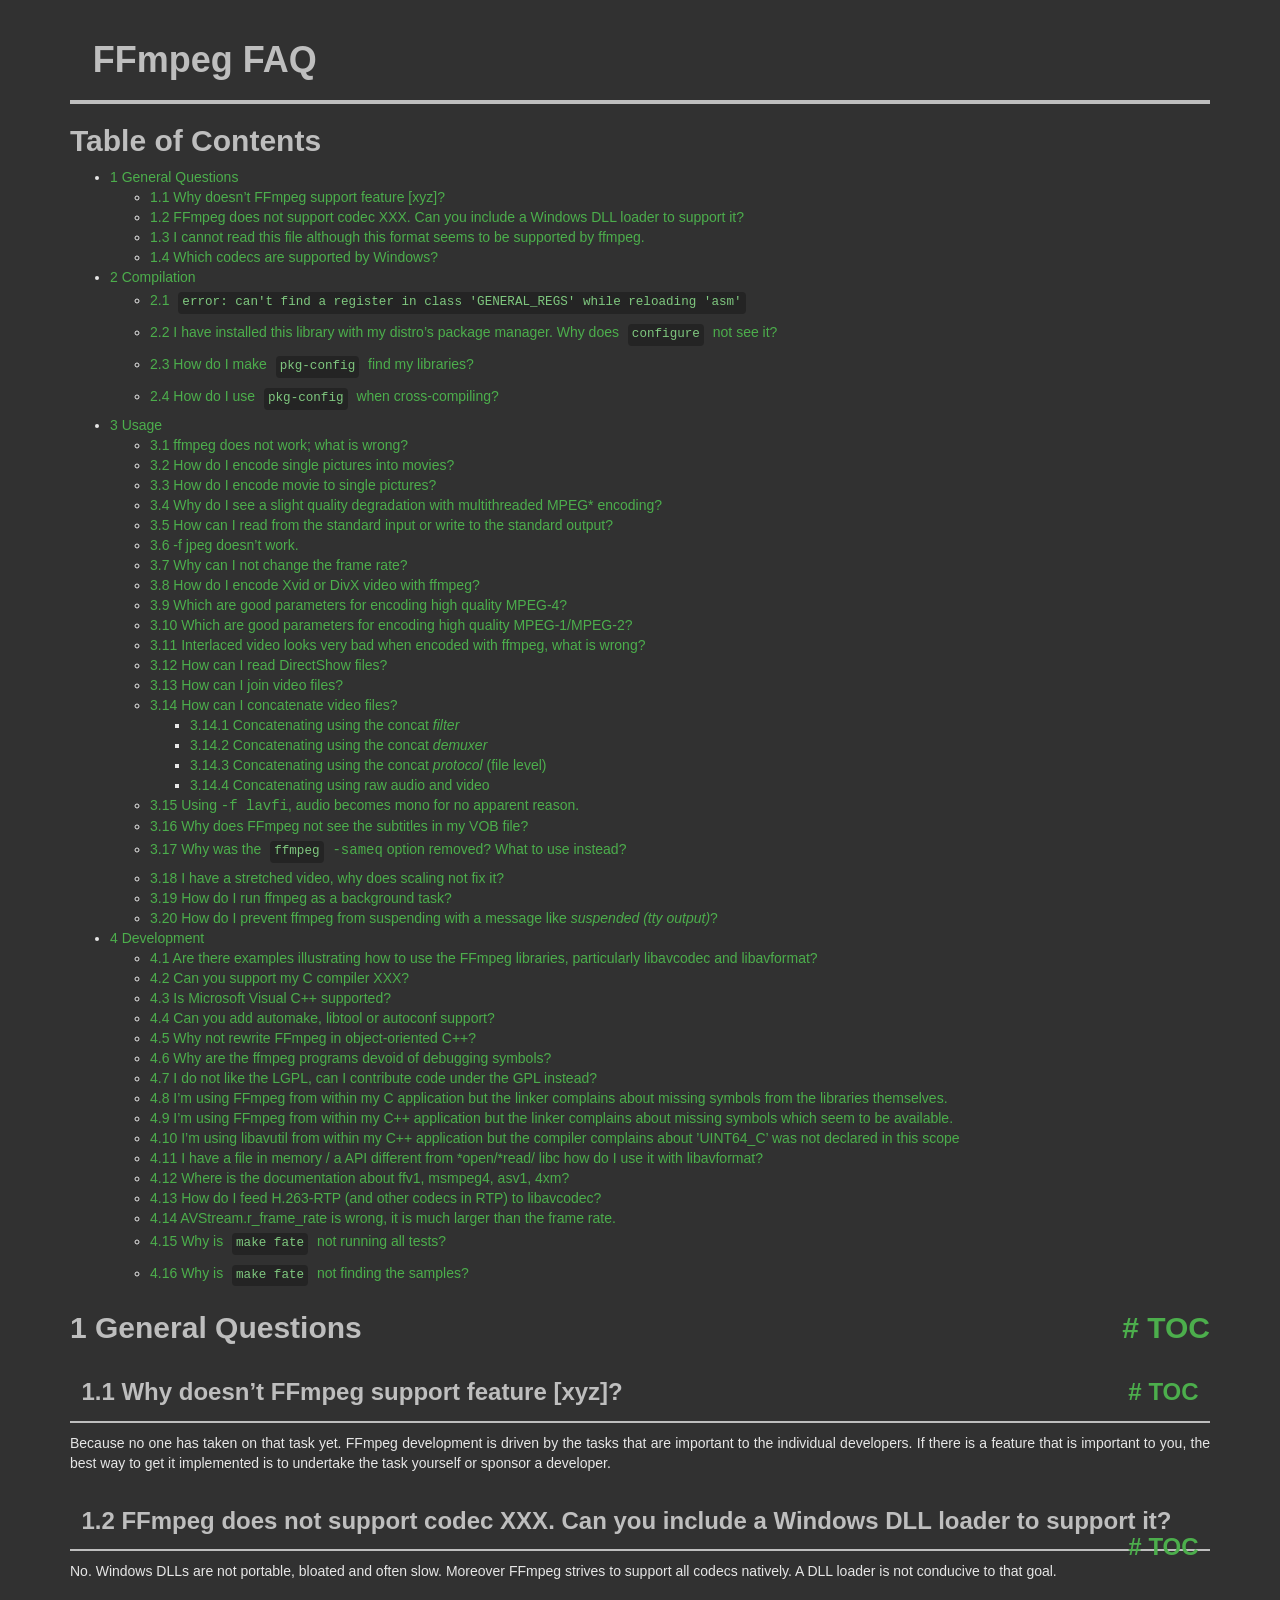
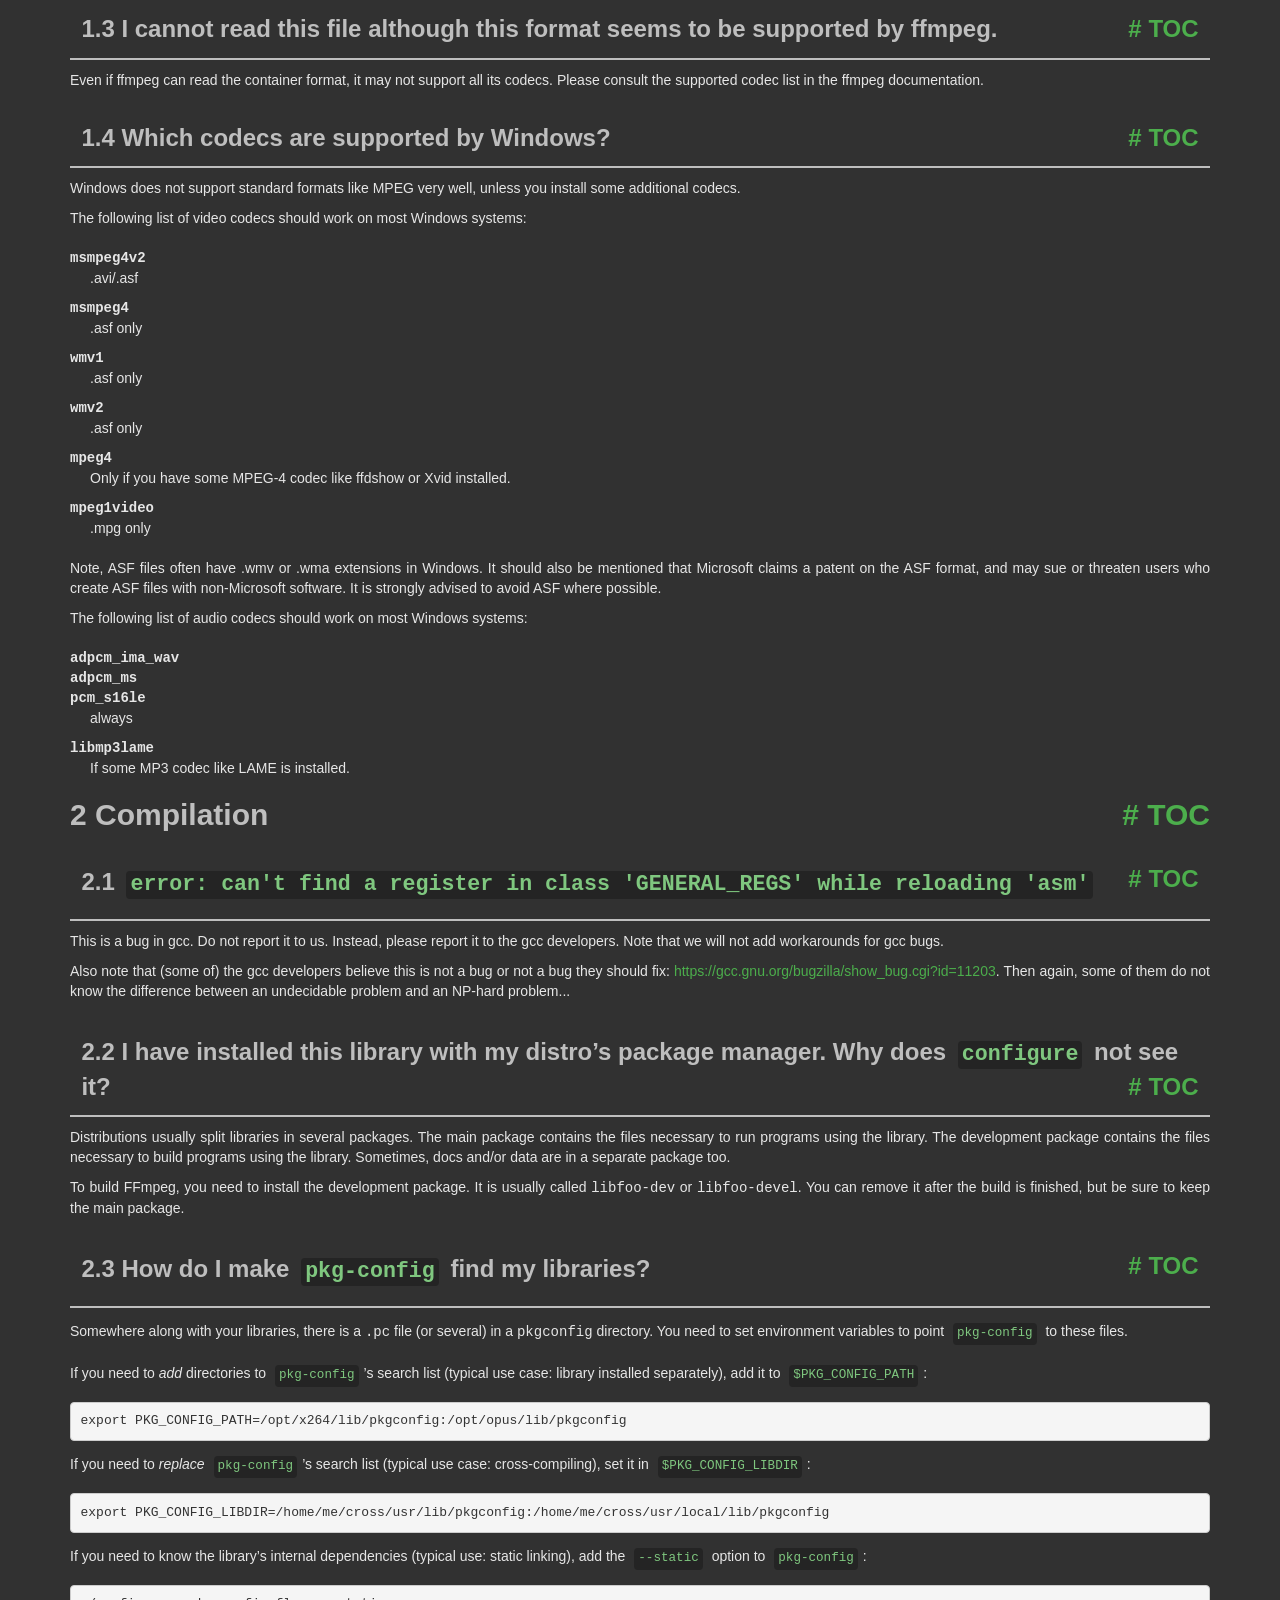
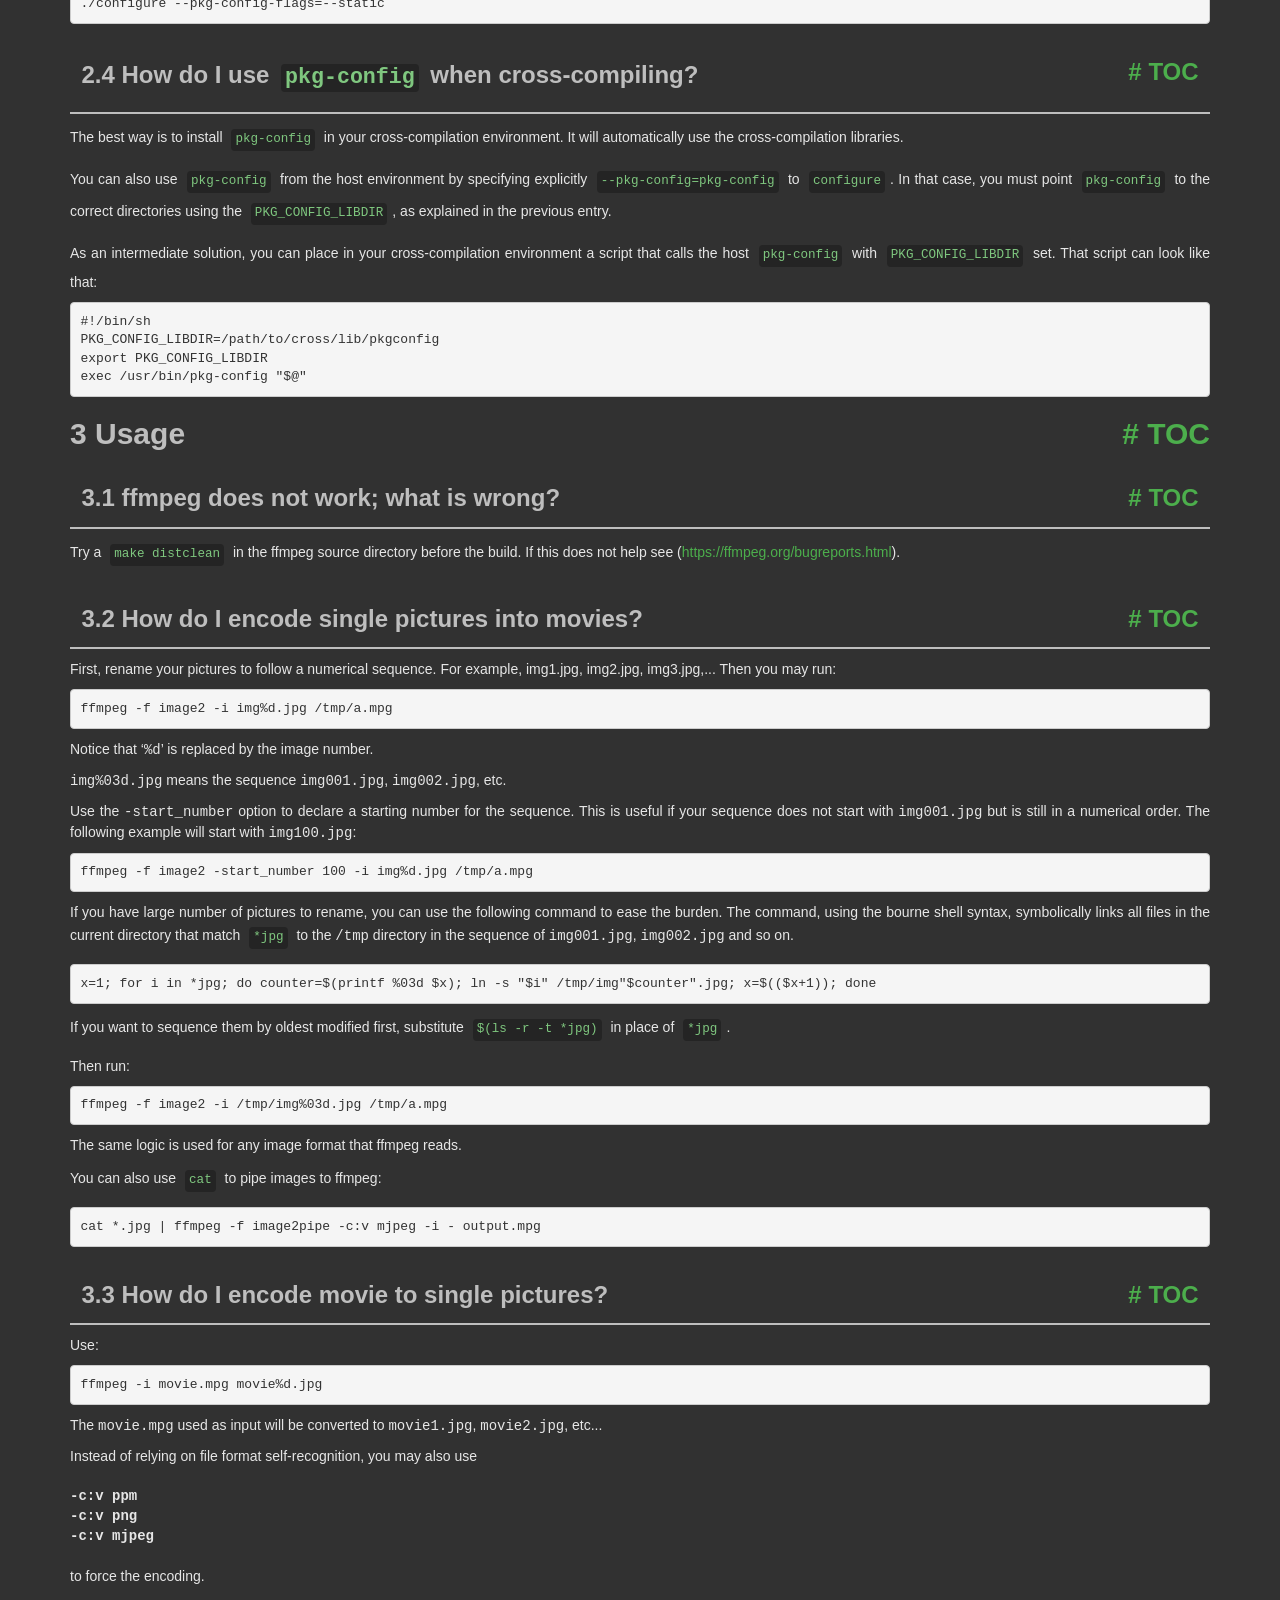
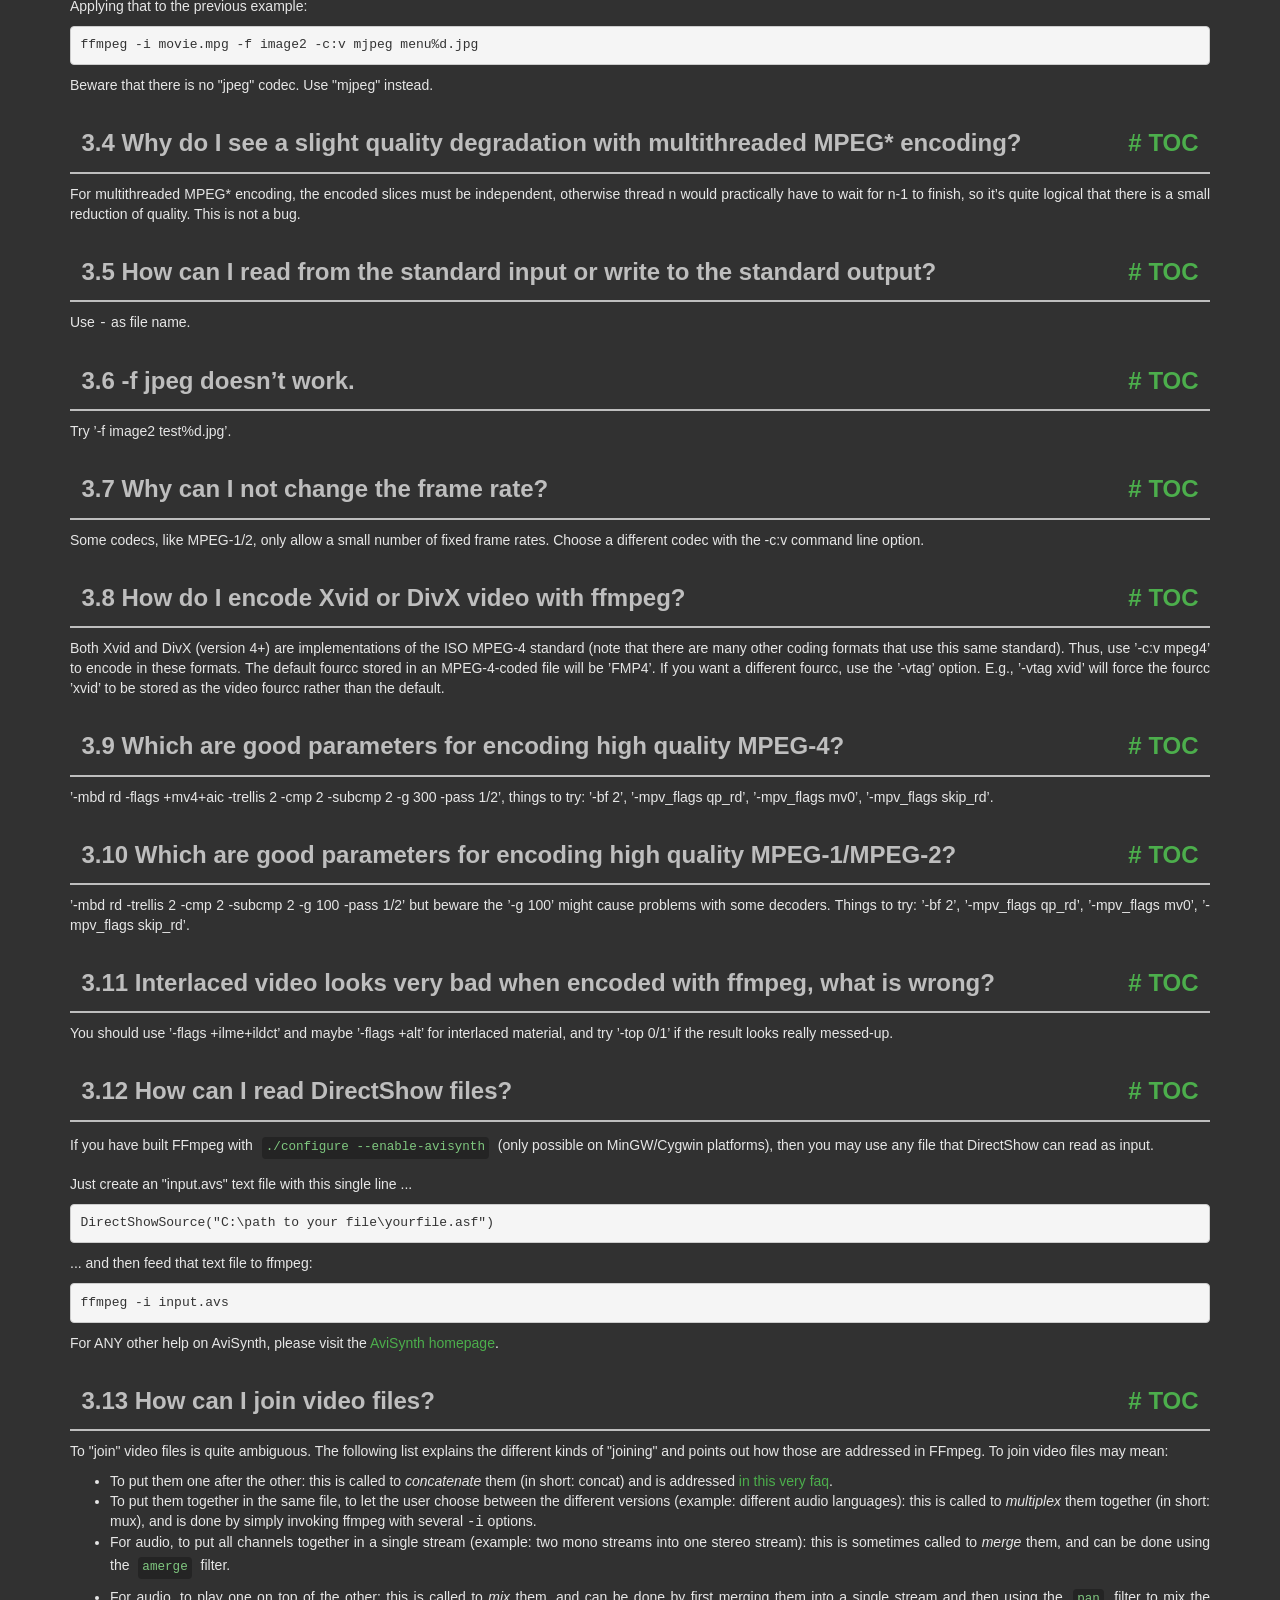
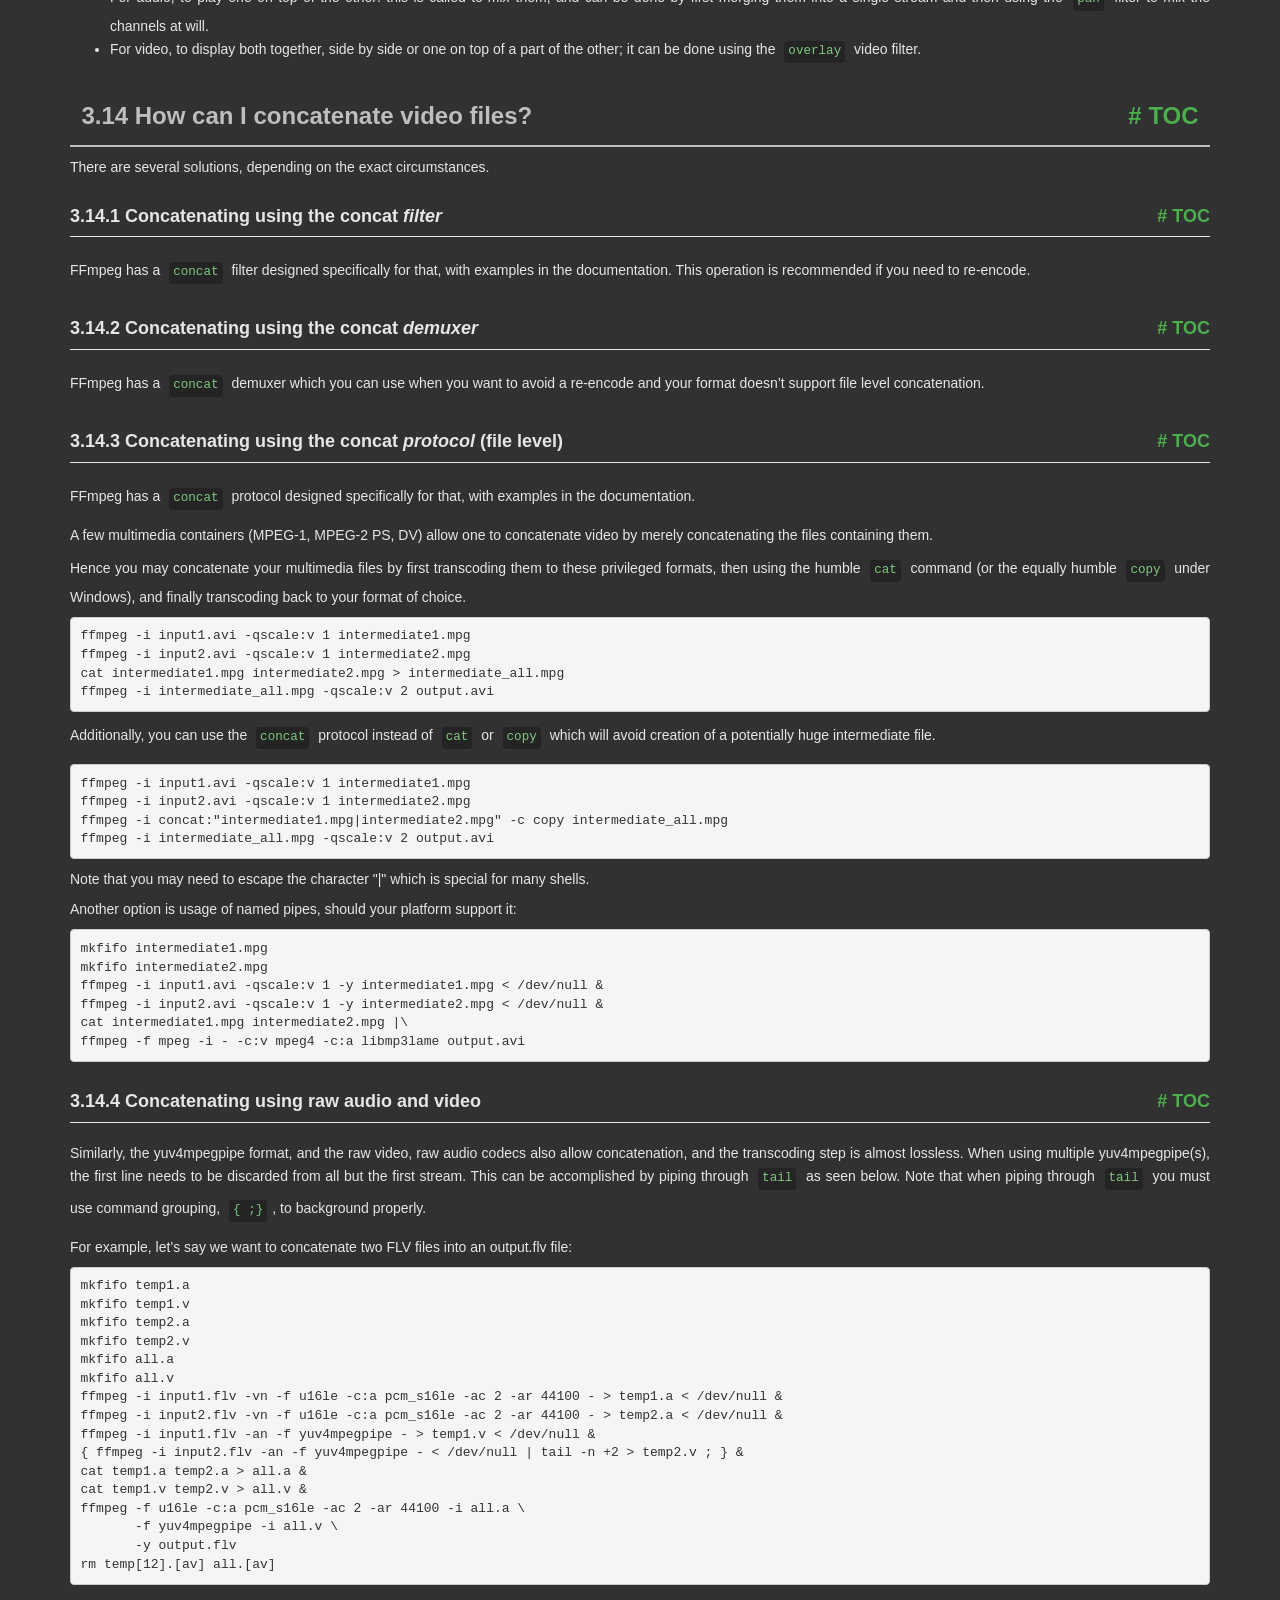
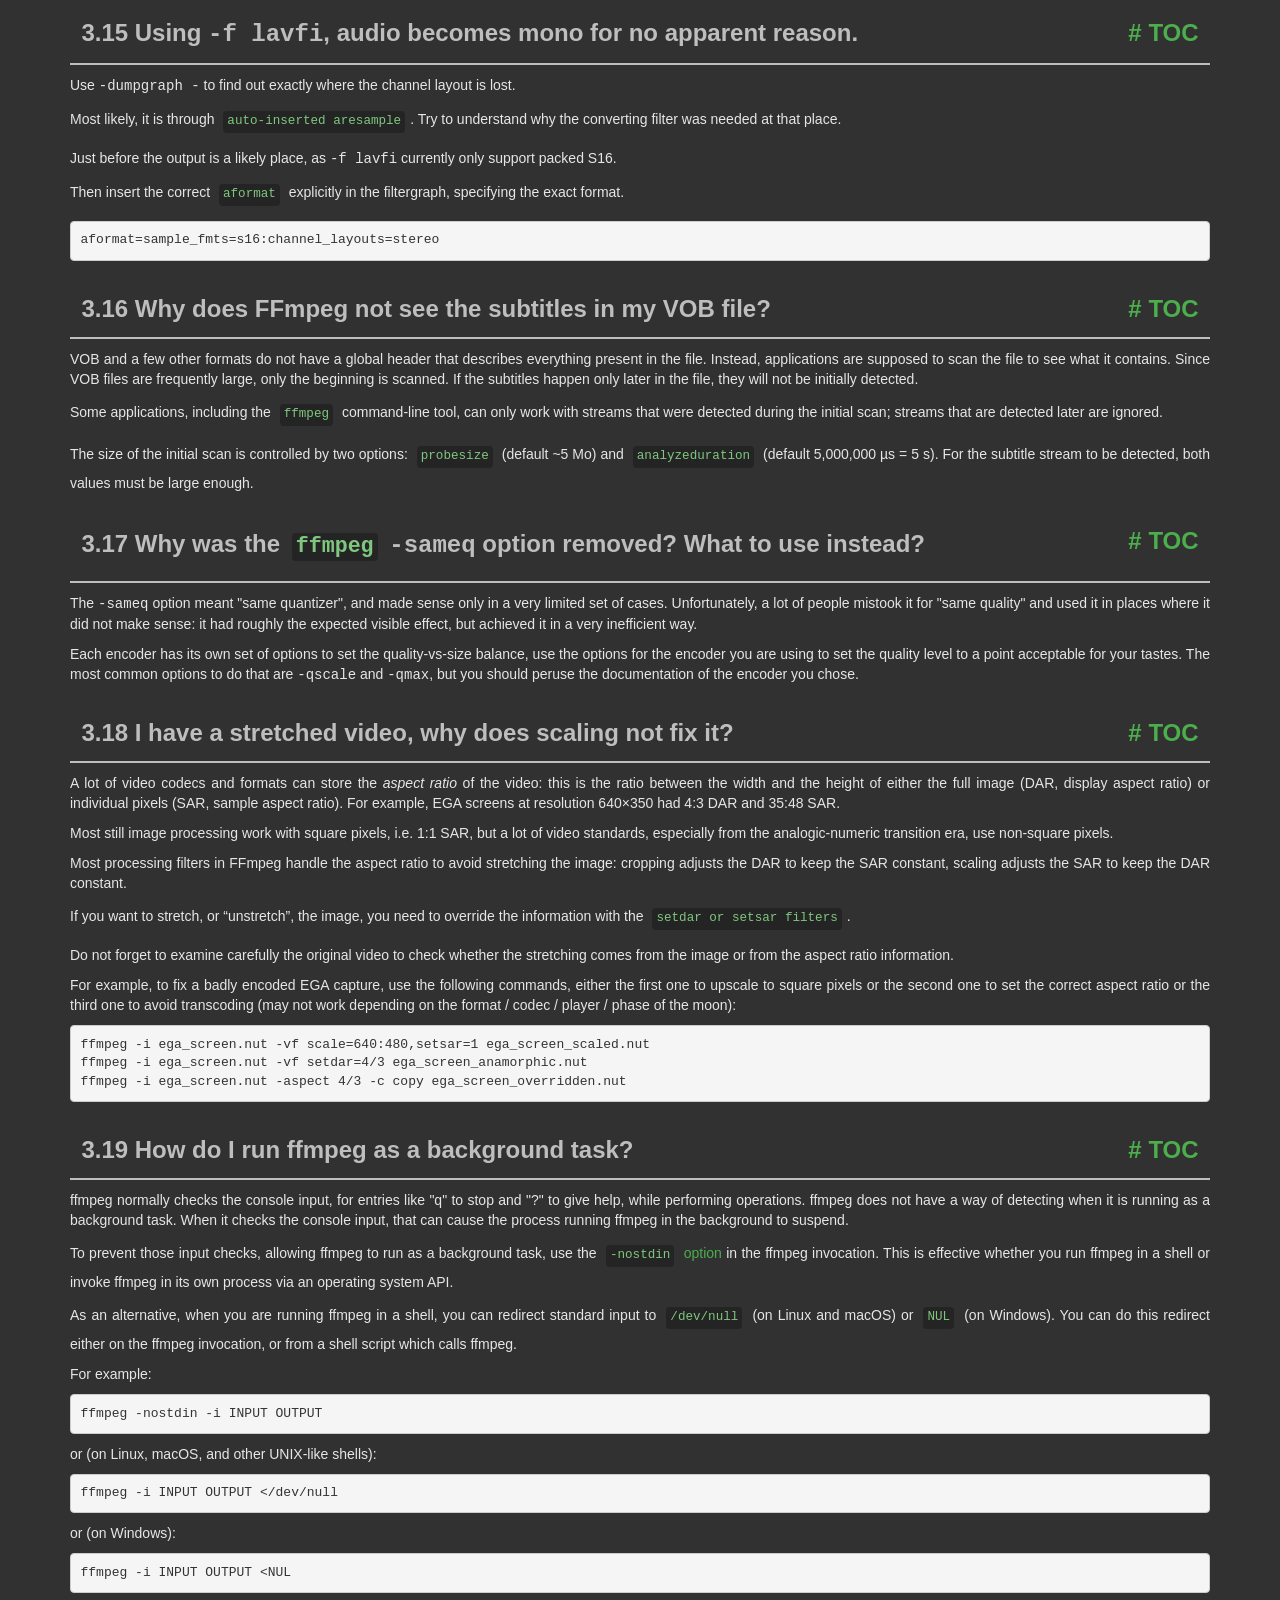
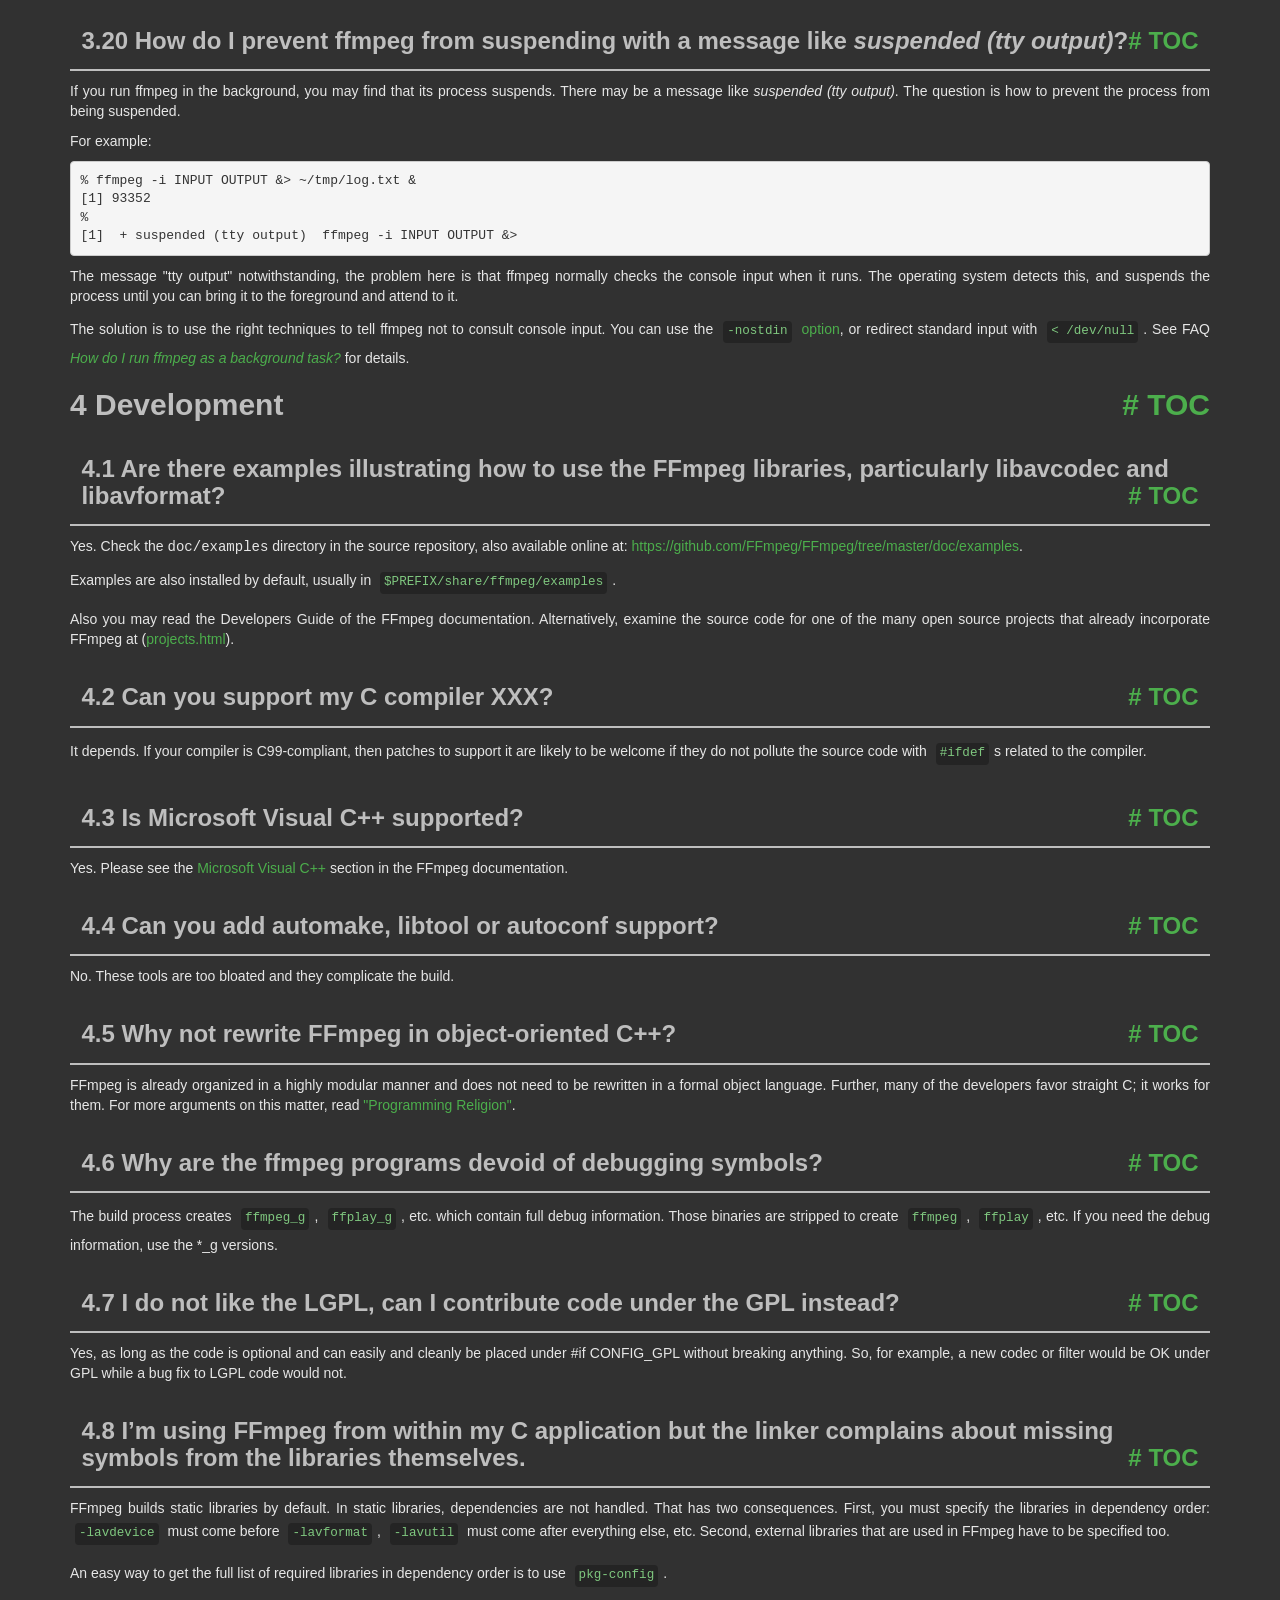
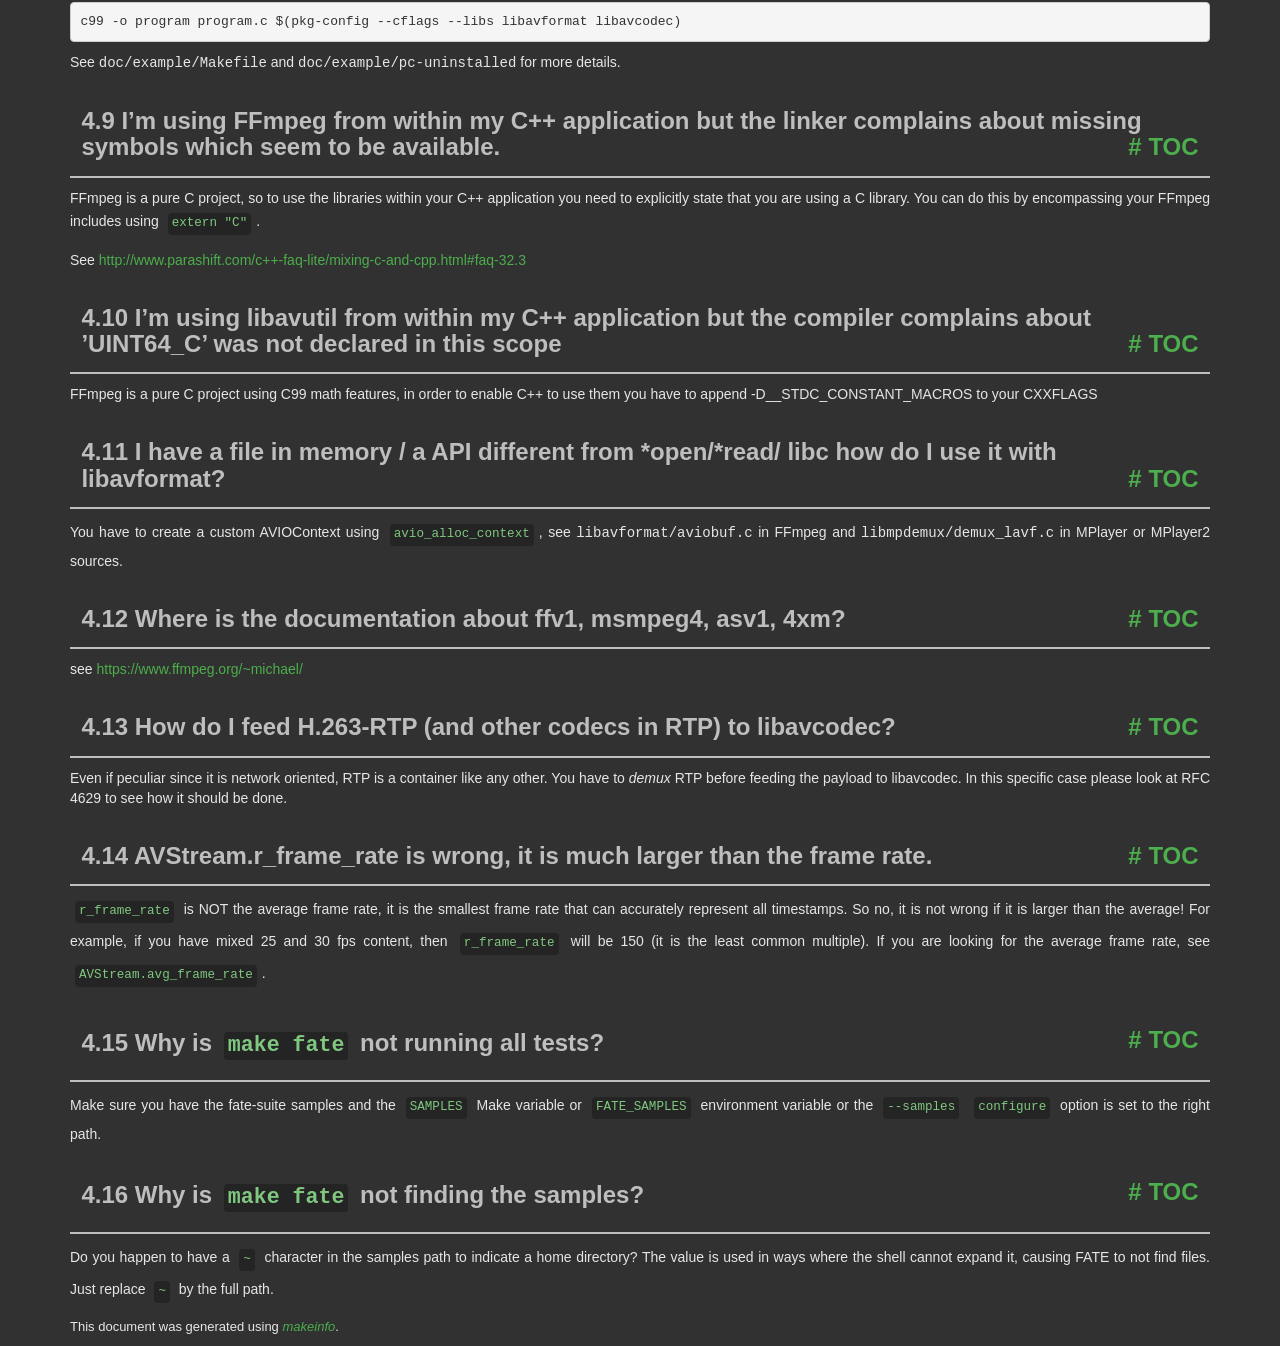
<file: tools/ffmpeg-extract/ffmpeg-8.1-essentials_build/doc/faq.html>
<!DOCTYPE html PUBLIC "-//W3C//DTD HTML 4.01 Transitional//EN" "http://www.w3.org/TR/html4/loose.dtd">
<html>
<!-- Created by GNU Texinfo 7.2, https://www.gnu.org/software/texinfo/ -->
  <head>
    <meta charset="utf-8">
    <title>
      FFmpeg FAQ
    </title>
    <meta name="viewport" content="width=device-width,initial-scale=1.0">
    <link rel="stylesheet" type="text/css" href="bootstrap.min.css">
    <link rel="stylesheet" type="text/css" href="style.min.css">
  </head>
  <body>
    <div class="container">
      <h1>
      FFmpeg FAQ
      </h1>


<a name="SEC_Top"></a>

<div class="region-contents" id="SEC_Contents">
<h2 class="contents-heading">Table of Contents</h2>

<div class="contents">

<ul class="toc-numbered-mark">
  <li><a id="toc-General-Questions" href="#General-Questions">1 General Questions</a>
  <ul class="toc-numbered-mark">
    <li><a id="toc-Why-doesn_0027t-FFmpeg-support-feature-_005bxyz_005d_003f" href="#Why-doesn_0027t-FFmpeg-support-feature-_005bxyz_005d_003f">1.1 Why doesn&rsquo;t FFmpeg support feature [xyz]?</a></li>
    <li><a id="toc-FFmpeg-does-not-support-codec-XXX_002e-Can-you-include-a-Windows-DLL-loader-to-support-it_003f" href="#FFmpeg-does-not-support-codec-XXX_002e-Can-you-include-a-Windows-DLL-loader-to-support-it_003f">1.2 FFmpeg does not support codec XXX. Can you include a Windows DLL loader to support it?</a></li>
    <li><a id="toc-I-cannot-read-this-file-although-this-format-seems-to-be-supported-by-ffmpeg_002e" href="#I-cannot-read-this-file-although-this-format-seems-to-be-supported-by-ffmpeg_002e">1.3 I cannot read this file although this format seems to be supported by ffmpeg.</a></li>
    <li><a id="toc-Which-codecs-are-supported-by-Windows_003f" href="#Which-codecs-are-supported-by-Windows_003f">1.4 Which codecs are supported by Windows?</a></li>
  </ul></li>
  <li><a id="toc-Compilation" href="#Compilation">2 Compilation</a>
  <ul class="toc-numbered-mark">
    <li><a id="toc-error_003a-can_0027t-find-a-register-in-class-_0027GENERAL_005fREGS_0027-while-reloading-_0027asm_0027" href="#error_003a-can_0027t-find-a-register-in-class-_0027GENERAL_005fREGS_0027-while-reloading-_0027asm_0027">2.1 <code class="code">error: can't find a register in class 'GENERAL_REGS' while reloading 'asm'</code></a></li>
    <li><a id="toc-I-have-installed-this-library-with-my-distro_0027s-package-manager_002e-Why-does-configure-not-see-it_003f" href="#I-have-installed-this-library-with-my-distro_0027s-package-manager_002e-Why-does-configure-not-see-it_003f">2.2 I have installed this library with my distro&rsquo;s package manager. Why does <code class="command">configure</code> not see it?</a></li>
    <li><a id="toc-How-do-I-make-pkg_002dconfig-find-my-libraries_003f" href="#How-do-I-make-pkg_002dconfig-find-my-libraries_003f">2.3 How do I make <code class="command">pkg-config</code> find my libraries?</a></li>
    <li><a id="toc-How-do-I-use-pkg_002dconfig-when-cross_002dcompiling_003f" href="#How-do-I-use-pkg_002dconfig-when-cross_002dcompiling_003f">2.4 How do I use <code class="command">pkg-config</code> when cross-compiling?</a></li>
  </ul></li>
  <li><a id="toc-Usage" href="#Usage">3 Usage</a>
  <ul class="toc-numbered-mark">
    <li><a id="toc-ffmpeg-does-not-work_003b-what-is-wrong_003f" href="#ffmpeg-does-not-work_003b-what-is-wrong_003f">3.1 ffmpeg does not work; what is wrong?</a></li>
    <li><a id="toc-How-do-I-encode-single-pictures-into-movies_003f" href="#How-do-I-encode-single-pictures-into-movies_003f">3.2 How do I encode single pictures into movies?</a></li>
    <li><a id="toc-How-do-I-encode-movie-to-single-pictures_003f" href="#How-do-I-encode-movie-to-single-pictures_003f">3.3 How do I encode movie to single pictures?</a></li>
    <li><a id="toc-Why-do-I-see-a-slight-quality-degradation-with-multithreaded-MPEG_002a-encoding_003f" href="#Why-do-I-see-a-slight-quality-degradation-with-multithreaded-MPEG_002a-encoding_003f">3.4 Why do I see a slight quality degradation with multithreaded MPEG* encoding?</a></li>
    <li><a id="toc-How-can-I-read-from-the-standard-input-or-write-to-the-standard-output_003f" href="#How-can-I-read-from-the-standard-input-or-write-to-the-standard-output_003f">3.5 How can I read from the standard input or write to the standard output?</a></li>
    <li><a id="toc-_002df-jpeg-doesn_0027t-work_002e" href="#g_t_002df-jpeg-doesn_0027t-work_002e">3.6 -f jpeg doesn&rsquo;t work.</a></li>
    <li><a id="toc-Why-can-I-not-change-the-frame-rate_003f" href="#Why-can-I-not-change-the-frame-rate_003f">3.7 Why can I not change the frame rate?</a></li>
    <li><a id="toc-How-do-I-encode-Xvid-or-DivX-video-with-ffmpeg_003f" href="#How-do-I-encode-Xvid-or-DivX-video-with-ffmpeg_003f">3.8 How do I encode Xvid or DivX video with ffmpeg?</a></li>
    <li><a id="toc-Which-are-good-parameters-for-encoding-high-quality-MPEG_002d4_003f" href="#Which-are-good-parameters-for-encoding-high-quality-MPEG_002d4_003f">3.9 Which are good parameters for encoding high quality MPEG-4?</a></li>
    <li><a id="toc-Which-are-good-parameters-for-encoding-high-quality-MPEG_002d1_002fMPEG_002d2_003f" href="#Which-are-good-parameters-for-encoding-high-quality-MPEG_002d1_002fMPEG_002d2_003f">3.10 Which are good parameters for encoding high quality MPEG-1/MPEG-2?</a></li>
    <li><a id="toc-Interlaced-video-looks-very-bad-when-encoded-with-ffmpeg_002c-what-is-wrong_003f" href="#Interlaced-video-looks-very-bad-when-encoded-with-ffmpeg_002c-what-is-wrong_003f">3.11 Interlaced video looks very bad when encoded with ffmpeg, what is wrong?</a></li>
    <li><a id="toc-How-can-I-read-DirectShow-files_003f" href="#How-can-I-read-DirectShow-files_003f">3.12 How can I read DirectShow files?</a></li>
    <li><a id="toc-How-can-I-join-video-files_003f" href="#How-can-I-join-video-files_003f">3.13 How can I join video files?</a></li>
    <li><a id="toc-How-can-I-concatenate-video-files_003f" href="#How-can-I-concatenate-video-files_003f">3.14 How can I concatenate video files?</a>
    <ul class="toc-numbered-mark">
      <li><a id="toc-Concatenating-using-the-concat-filter" href="#Concatenating-using-the-concat-filter">3.14.1 Concatenating using the concat <em class="emph">filter</em></a></li>
      <li><a id="toc-Concatenating-using-the-concat-demuxer" href="#Concatenating-using-the-concat-demuxer">3.14.2 Concatenating using the concat <em class="emph">demuxer</em></a></li>
      <li><a id="toc-Concatenating-using-the-concat-protocol-_0028file-level_0029" href="#Concatenating-using-the-concat-protocol-_0028file-level_0029">3.14.3 Concatenating using the concat <em class="emph">protocol</em> (file level)</a></li>
      <li><a id="toc-Concatenating-using-raw-audio-and-video" href="#Concatenating-using-raw-audio-and-video">3.14.4 Concatenating using raw audio and video</a></li>
    </ul></li>
    <li><a id="toc-Using-_002df-lavfi_002c-audio-becomes-mono-for-no-apparent-reason_002e" href="#Using-_002df-lavfi_002c-audio-becomes-mono-for-no-apparent-reason_002e">3.15 Using <samp class="option">-f lavfi</samp>, audio becomes mono for no apparent reason.</a></li>
    <li><a id="toc-Why-does-FFmpeg-not-see-the-subtitles-in-my-VOB-file_003f" href="#Why-does-FFmpeg-not-see-the-subtitles-in-my-VOB-file_003f">3.16 Why does FFmpeg not see the subtitles in my VOB file?</a></li>
    <li><a id="toc-Why-was-the-ffmpeg-_002dsameq-option-removed_003f-What-to-use-instead_003f" href="#Why-was-the-ffmpeg-_002dsameq-option-removed_003f-What-to-use-instead_003f">3.17 Why was the <code class="command">ffmpeg</code> <samp class="option">-sameq</samp> option removed? What to use instead?</a></li>
    <li><a id="toc-I-have-a-stretched-video_002c-why-does-scaling-not-fix-it_003f" href="#I-have-a-stretched-video_002c-why-does-scaling-not-fix-it_003f">3.18 I have a stretched video, why does scaling not fix it?</a></li>
    <li><a id="toc-How-do-I-run-ffmpeg-as-a-background-task_003f" href="#How-do-I-run-ffmpeg-as-a-background-task_003f">3.19 How do I run ffmpeg as a background task?</a></li>
    <li><a id="toc-How-do-I-prevent-ffmpeg-from-suspending-with-a-message-like-suspended-_0028tty-output_0029_003f" href="#How-do-I-prevent-ffmpeg-from-suspending-with-a-message-like-suspended-_0028tty-output_0029_003f">3.20 How do I prevent ffmpeg from suspending with a message like <em class="emph">suspended (tty output)</em>?</a></li>
  </ul></li>
  <li><a id="toc-Development" href="#Development">4 Development</a>
  <ul class="toc-numbered-mark">
    <li><a id="toc-Are-there-examples-illustrating-how-to-use-the-FFmpeg-libraries_002c-particularly-libavcodec-and-libavformat_003f" href="#Are-there-examples-illustrating-how-to-use-the-FFmpeg-libraries_002c-particularly-libavcodec-and-libavformat_003f">4.1 Are there examples illustrating how to use the FFmpeg libraries, particularly libavcodec and libavformat?</a></li>
    <li><a id="toc-Can-you-support-my-C-compiler-XXX_003f" href="#Can-you-support-my-C-compiler-XXX_003f">4.2 Can you support my C compiler XXX?</a></li>
    <li><a id="toc-Is-Microsoft-Visual-C_002b_002b-supported_003f" href="#Is-Microsoft-Visual-C_002b_002b-supported_003f">4.3 Is Microsoft Visual C++ supported?</a></li>
    <li><a id="toc-Can-you-add-automake_002c-libtool-or-autoconf-support_003f" href="#Can-you-add-automake_002c-libtool-or-autoconf-support_003f">4.4 Can you add automake, libtool or autoconf support?</a></li>
    <li><a id="toc-Why-not-rewrite-FFmpeg-in-object_002doriented-C_002b_002b_003f" href="#Why-not-rewrite-FFmpeg-in-object_002doriented-C_002b_002b_003f">4.5 Why not rewrite FFmpeg in object-oriented C++?</a></li>
    <li><a id="toc-Why-are-the-ffmpeg-programs-devoid-of-debugging-symbols_003f" href="#Why-are-the-ffmpeg-programs-devoid-of-debugging-symbols_003f">4.6 Why are the ffmpeg programs devoid of debugging symbols?</a></li>
    <li><a id="toc-I-do-not-like-the-LGPL_002c-can-I-contribute-code-under-the-GPL-instead_003f" href="#I-do-not-like-the-LGPL_002c-can-I-contribute-code-under-the-GPL-instead_003f">4.7 I do not like the LGPL, can I contribute code under the GPL instead?</a></li>
    <li><a id="toc-I_0027m-using-FFmpeg-from-within-my-C-application-but-the-linker-complains-about-missing-symbols-from-the-libraries-themselves_002e" href="#I_0027m-using-FFmpeg-from-within-my-C-application-but-the-linker-complains-about-missing-symbols-from-the-libraries-themselves_002e">4.8 I&rsquo;m using FFmpeg from within my C application but the linker complains about missing symbols from the libraries themselves.</a></li>
    <li><a id="toc-I_0027m-using-FFmpeg-from-within-my-C_002b_002b-application-but-the-linker-complains-about-missing-symbols-which-seem-to-be-available_002e" href="#I_0027m-using-FFmpeg-from-within-my-C_002b_002b-application-but-the-linker-complains-about-missing-symbols-which-seem-to-be-available_002e">4.9 I&rsquo;m using FFmpeg from within my C++ application but the linker complains about missing symbols which seem to be available.</a></li>
    <li><a id="toc-I_0027m-using-libavutil-from-within-my-C_002b_002b-application-but-the-compiler-complains-about-_0027UINT64_005fC_0027-was-not-declared-in-this-scope" href="#I_0027m-using-libavutil-from-within-my-C_002b_002b-application-but-the-compiler-complains-about-_0027UINT64_005fC_0027-was-not-declared-in-this-scope">4.10 I&rsquo;m using libavutil from within my C++ application but the compiler complains about &rsquo;UINT64_C&rsquo; was not declared in this scope</a></li>
    <li><a id="toc-I-have-a-file-in-memory-_002f-a-API-different-from-_002aopen_002f_002aread_002f-libc-how-do-I-use-it-with-libavformat_003f" href="#I-have-a-file-in-memory-_002f-a-API-different-from-_002aopen_002f_002aread_002f-libc-how-do-I-use-it-with-libavformat_003f">4.11 I have a file in memory / a API different from *open/*read/ libc how do I use it with libavformat?</a></li>
    <li><a id="toc-Where-is-the-documentation-about-ffv1_002c-msmpeg4_002c-asv1_002c-4xm_003f" href="#Where-is-the-documentation-about-ffv1_002c-msmpeg4_002c-asv1_002c-4xm_003f">4.12 Where is the documentation about ffv1, msmpeg4, asv1, 4xm?</a></li>
    <li><a id="toc-How-do-I-feed-H_002e263_002dRTP-_0028and-other-codecs-in-RTP_0029-to-libavcodec_003f" href="#How-do-I-feed-H_002e263_002dRTP-_0028and-other-codecs-in-RTP_0029-to-libavcodec_003f">4.13 How do I feed H.263-RTP (and other codecs in RTP) to libavcodec?</a></li>
    <li><a id="toc-AVStream_002er_005fframe_005frate-is-wrong_002c-it-is-much-larger-than-the-frame-rate_002e" href="#AVStream_002er_005fframe_005frate-is-wrong_002c-it-is-much-larger-than-the-frame-rate_002e">4.14 AVStream.r_frame_rate is wrong, it is much larger than the frame rate.</a></li>
    <li><a id="toc-Why-is-make-fate-not-running-all-tests_003f" href="#Why-is-make-fate-not-running-all-tests_003f">4.15 Why is <code class="code">make fate</code> not running all tests?</a></li>
    <li><a id="toc-Why-is-make-fate-not-finding-the-samples_003f" href="#Why-is-make-fate-not-finding-the-samples_003f">4.16 Why is <code class="code">make fate</code> not finding the samples?</a></li>
  </ul></li>
</ul>
</div>
</div>

<a name="General-Questions"></a>
<h2 class="chapter">1 General Questions<span class="pull-right"><a class="anchor hidden-xs" href="#General-Questions" aria-hidden="true">#</a> <a class="anchor hidden-xs"href="#toc-General-Questions" aria-hidden="true">TOC</a></span></h2>

<a name="Why-doesn_0027t-FFmpeg-support-feature-_005bxyz_005d_003f"></a>
<h3 class="section">1.1 Why doesn&rsquo;t FFmpeg support feature [xyz]?<span class="pull-right"><a class="anchor hidden-xs" href="#Why-doesn_0027t-FFmpeg-support-feature-_005bxyz_005d_003f" aria-hidden="true">#</a> <a class="anchor hidden-xs"href="#toc-Why-doesn_0027t-FFmpeg-support-feature-_005bxyz_005d_003f" aria-hidden="true">TOC</a></span></h3>

<p>Because no one has taken on that task yet. FFmpeg development is
driven by the tasks that are important to the individual developers.
If there is a feature that is important to you, the best way to get
it implemented is to undertake the task yourself or sponsor a developer.
</p>
<a name="FFmpeg-does-not-support-codec-XXX_002e-Can-you-include-a-Windows-DLL-loader-to-support-it_003f"></a>
<h3 class="section">1.2 FFmpeg does not support codec XXX. Can you include a Windows DLL loader to support it?<span class="pull-right"><a class="anchor hidden-xs" href="#FFmpeg-does-not-support-codec-XXX_002e-Can-you-include-a-Windows-DLL-loader-to-support-it_003f" aria-hidden="true">#</a> <a class="anchor hidden-xs"href="#toc-FFmpeg-does-not-support-codec-XXX_002e-Can-you-include-a-Windows-DLL-loader-to-support-it_003f" aria-hidden="true">TOC</a></span></h3>

<p>No. Windows DLLs are not portable, bloated and often slow.
Moreover FFmpeg strives to support all codecs natively.
A DLL loader is not conducive to that goal.
</p>
<a name="I-cannot-read-this-file-although-this-format-seems-to-be-supported-by-ffmpeg_002e"></a>
<h3 class="section">1.3 I cannot read this file although this format seems to be supported by ffmpeg.<span class="pull-right"><a class="anchor hidden-xs" href="#I-cannot-read-this-file-although-this-format-seems-to-be-supported-by-ffmpeg_002e" aria-hidden="true">#</a> <a class="anchor hidden-xs"href="#toc-I-cannot-read-this-file-although-this-format-seems-to-be-supported-by-ffmpeg_002e" aria-hidden="true">TOC</a></span></h3>

<p>Even if ffmpeg can read the container format, it may not support all its
codecs. Please consult the supported codec list in the ffmpeg
documentation.
</p>
<a name="Which-codecs-are-supported-by-Windows_003f"></a>
<h3 class="section">1.4 Which codecs are supported by Windows?<span class="pull-right"><a class="anchor hidden-xs" href="#Which-codecs-are-supported-by-Windows_003f" aria-hidden="true">#</a> <a class="anchor hidden-xs"href="#toc-Which-codecs-are-supported-by-Windows_003f" aria-hidden="true">TOC</a></span></h3>

<p>Windows does not support standard formats like MPEG very well, unless you
install some additional codecs.
</p>
<p>The following list of video codecs should work on most Windows systems:
</p><dl class="table">
<dt><samp class="option">msmpeg4v2</samp></dt>
<dd><p>.avi/.asf
</p></dd>
<dt><samp class="option">msmpeg4</samp></dt>
<dd><p>.asf only
</p></dd>
<dt><samp class="option">wmv1</samp></dt>
<dd><p>.asf only
</p></dd>
<dt><samp class="option">wmv2</samp></dt>
<dd><p>.asf only
</p></dd>
<dt><samp class="option">mpeg4</samp></dt>
<dd><p>Only if you have some MPEG-4 codec like ffdshow or Xvid installed.
</p></dd>
<dt><samp class="option">mpeg1video</samp></dt>
<dd><p>.mpg only
</p></dd>
</dl>
<p>Note, ASF files often have .wmv or .wma extensions in Windows. It should also
be mentioned that Microsoft claims a patent on the ASF format, and may sue
or threaten users who create ASF files with non-Microsoft software. It is
strongly advised to avoid ASF where possible.
</p>
<p>The following list of audio codecs should work on most Windows systems:
</p><dl class="table">
<dt><samp class="option">adpcm_ima_wav</samp></dt>
<dt><samp class="option">adpcm_ms</samp></dt>
<dt><samp class="option">pcm_s16le</samp></dt>
<dd><p>always
</p></dd>
<dt><samp class="option">libmp3lame</samp></dt>
<dd><p>If some MP3 codec like LAME is installed.
</p></dd>
</dl>


<a name="Compilation"></a>
<h2 class="chapter">2 Compilation<span class="pull-right"><a class="anchor hidden-xs" href="#Compilation" aria-hidden="true">#</a> <a class="anchor hidden-xs"href="#toc-Compilation" aria-hidden="true">TOC</a></span></h2>

<a name="error_003a-can_0027t-find-a-register-in-class-_0027GENERAL_005fREGS_0027-while-reloading-_0027asm_0027"></a>
<h3 class="section">2.1 <code class="code">error: can't find a register in class 'GENERAL_REGS' while reloading 'asm'</code><span class="pull-right"><a class="anchor hidden-xs" href="#error_003a-can_0027t-find-a-register-in-class-_0027GENERAL_005fREGS_0027-while-reloading-_0027asm_0027" aria-hidden="true">#</a> <a class="anchor hidden-xs"href="#toc-error_003a-can_0027t-find-a-register-in-class-_0027GENERAL_005fREGS_0027-while-reloading-_0027asm_0027" aria-hidden="true">TOC</a></span></h3>

<p>This is a bug in gcc. Do not report it to us. Instead, please report it to
the gcc developers. Note that we will not add workarounds for gcc bugs.
</p>
<p>Also note that (some of) the gcc developers believe this is not a bug or
not a bug they should fix:
<a class="url" href="https://gcc.gnu.org/bugzilla/show_bug.cgi?id=11203">https://gcc.gnu.org/bugzilla/show_bug.cgi?id=11203</a>.
Then again, some of them do not know the difference between an undecidable
problem and an NP-hard problem...
</p>
<a name="I-have-installed-this-library-with-my-distro_0027s-package-manager_002e-Why-does-configure-not-see-it_003f"></a>
<h3 class="section">2.2 I have installed this library with my distro&rsquo;s package manager. Why does <code class="command">configure</code> not see it?<span class="pull-right"><a class="anchor hidden-xs" href="#I-have-installed-this-library-with-my-distro_0027s-package-manager_002e-Why-does-configure-not-see-it_003f" aria-hidden="true">#</a> <a class="anchor hidden-xs"href="#toc-I-have-installed-this-library-with-my-distro_0027s-package-manager_002e-Why-does-configure-not-see-it_003f" aria-hidden="true">TOC</a></span></h3>

<p>Distributions usually split libraries in several packages. The main package
contains the files necessary to run programs using the library. The
development package contains the files necessary to build programs using the
library. Sometimes, docs and/or data are in a separate package too.
</p>
<p>To build FFmpeg, you need to install the development package. It is usually
called <samp class="file">libfoo-dev</samp> or <samp class="file">libfoo-devel</samp>. You can remove it after the
build is finished, but be sure to keep the main package.
</p>
<a name="How-do-I-make-pkg_002dconfig-find-my-libraries_003f"></a>
<h3 class="section">2.3 How do I make <code class="command">pkg-config</code> find my libraries?<span class="pull-right"><a class="anchor hidden-xs" href="#How-do-I-make-pkg_002dconfig-find-my-libraries_003f" aria-hidden="true">#</a> <a class="anchor hidden-xs"href="#toc-How-do-I-make-pkg_002dconfig-find-my-libraries_003f" aria-hidden="true">TOC</a></span></h3>

<p>Somewhere along with your libraries, there is a <samp class="file">.pc</samp> file (or several)
in a <samp class="file">pkgconfig</samp> directory. You need to set environment variables to
point <code class="command">pkg-config</code> to these files.
</p>
<p>If you need to <em class="emph">add</em> directories to <code class="command">pkg-config</code>&rsquo;s search list
(typical use case: library installed separately), add it to
<code class="code">$PKG_CONFIG_PATH</code>:
</p>
<div class="example">
<pre class="example-preformatted">export PKG_CONFIG_PATH=/opt/x264/lib/pkgconfig:/opt/opus/lib/pkgconfig
</pre></div>

<p>If you need to <em class="emph">replace</em> <code class="command">pkg-config</code>&rsquo;s search list
(typical use case: cross-compiling), set it in
<code class="code">$PKG_CONFIG_LIBDIR</code>:
</p>
<div class="example">
<pre class="example-preformatted">export PKG_CONFIG_LIBDIR=/home/me/cross/usr/lib/pkgconfig:/home/me/cross/usr/local/lib/pkgconfig
</pre></div>

<p>If you need to know the library&rsquo;s internal dependencies (typical use: static
linking), add the <code class="code">--static</code> option to <code class="command">pkg-config</code>:
</p>
<div class="example">
<pre class="example-preformatted">./configure --pkg-config-flags=--static
</pre></div>

<a name="How-do-I-use-pkg_002dconfig-when-cross_002dcompiling_003f"></a>
<h3 class="section">2.4 How do I use <code class="command">pkg-config</code> when cross-compiling?<span class="pull-right"><a class="anchor hidden-xs" href="#How-do-I-use-pkg_002dconfig-when-cross_002dcompiling_003f" aria-hidden="true">#</a> <a class="anchor hidden-xs"href="#toc-How-do-I-use-pkg_002dconfig-when-cross_002dcompiling_003f" aria-hidden="true">TOC</a></span></h3>

<p>The best way is to install <code class="command">pkg-config</code> in your cross-compilation
environment. It will automatically use the cross-compilation libraries.
</p>
<p>You can also use <code class="command">pkg-config</code> from the host environment by
specifying explicitly <code class="code">--pkg-config=pkg-config</code> to <code class="command">configure</code>.
In that case, you must point <code class="command">pkg-config</code> to the correct directories
using the <code class="code">PKG_CONFIG_LIBDIR</code>, as explained in the previous entry.
</p>
<p>As an intermediate solution, you can place in your cross-compilation
environment a script that calls the host <code class="command">pkg-config</code> with
<code class="code">PKG_CONFIG_LIBDIR</code> set. That script can look like that:
</p>
<div class="example">
<pre class="example-preformatted">#!/bin/sh
PKG_CONFIG_LIBDIR=/path/to/cross/lib/pkgconfig
export PKG_CONFIG_LIBDIR
exec /usr/bin/pkg-config &quot;$@&quot;
</pre></div>

<a name="Usage"></a>
<h2 class="chapter">3 Usage<span class="pull-right"><a class="anchor hidden-xs" href="#Usage" aria-hidden="true">#</a> <a class="anchor hidden-xs"href="#toc-Usage" aria-hidden="true">TOC</a></span></h2>

<a name="ffmpeg-does-not-work_003b-what-is-wrong_003f"></a>
<h3 class="section">3.1 ffmpeg does not work; what is wrong?<span class="pull-right"><a class="anchor hidden-xs" href="#ffmpeg-does-not-work_003b-what-is-wrong_003f" aria-hidden="true">#</a> <a class="anchor hidden-xs"href="#toc-ffmpeg-does-not-work_003b-what-is-wrong_003f" aria-hidden="true">TOC</a></span></h3>

<p>Try a <code class="code">make distclean</code> in the ffmpeg source directory before the build.
If this does not help see
(<a class="url" href="https://ffmpeg.org/bugreports.html">https://ffmpeg.org/bugreports.html</a>).
</p>
<a name="How-do-I-encode-single-pictures-into-movies_003f"></a>
<h3 class="section">3.2 How do I encode single pictures into movies?<span class="pull-right"><a class="anchor hidden-xs" href="#How-do-I-encode-single-pictures-into-movies_003f" aria-hidden="true">#</a> <a class="anchor hidden-xs"href="#toc-How-do-I-encode-single-pictures-into-movies_003f" aria-hidden="true">TOC</a></span></h3>

<p>First, rename your pictures to follow a numerical sequence.
For example, img1.jpg, img2.jpg, img3.jpg,...
Then you may run:
</p>
<div class="example">
<pre class="example-preformatted">ffmpeg -f image2 -i img%d.jpg /tmp/a.mpg
</pre></div>

<p>Notice that &lsquo;<samp class="samp">%d</samp>&rsquo; is replaced by the image number.
</p>
<p><samp class="file">img%03d.jpg</samp> means the sequence <samp class="file">img001.jpg</samp>, <samp class="file">img002.jpg</samp>, etc.
</p>
<p>Use the <samp class="option">-start_number</samp> option to declare a starting number for
the sequence. This is useful if your sequence does not start with
<samp class="file">img001.jpg</samp> but is still in a numerical order. The following
example will start with <samp class="file">img100.jpg</samp>:
</p>
<div class="example">
<pre class="example-preformatted">ffmpeg -f image2 -start_number 100 -i img%d.jpg /tmp/a.mpg
</pre></div>

<p>If you have large number of pictures to rename, you can use the
following command to ease the burden. The command, using the bourne
shell syntax, symbolically links all files in the current directory
that match <code class="code">*jpg</code> to the <samp class="file">/tmp</samp> directory in the sequence of
<samp class="file">img001.jpg</samp>, <samp class="file">img002.jpg</samp> and so on.
</p>
<div class="example">
<pre class="example-preformatted">x=1; for i in *jpg; do counter=$(printf %03d $x); ln -s &quot;$i&quot; /tmp/img&quot;$counter&quot;.jpg; x=$(($x+1)); done
</pre></div>

<p>If you want to sequence them by oldest modified first, substitute
<code class="code">$(ls -r -t *jpg)</code> in place of <code class="code">*jpg</code>.
</p>
<p>Then run:
</p>
<div class="example">
<pre class="example-preformatted">ffmpeg -f image2 -i /tmp/img%03d.jpg /tmp/a.mpg
</pre></div>

<p>The same logic is used for any image format that ffmpeg reads.
</p>
<p>You can also use <code class="command">cat</code> to pipe images to ffmpeg:
</p>
<div class="example">
<pre class="example-preformatted">cat *.jpg | ffmpeg -f image2pipe -c:v mjpeg -i - output.mpg
</pre></div>

<a name="How-do-I-encode-movie-to-single-pictures_003f"></a>
<h3 class="section">3.3 How do I encode movie to single pictures?<span class="pull-right"><a class="anchor hidden-xs" href="#How-do-I-encode-movie-to-single-pictures_003f" aria-hidden="true">#</a> <a class="anchor hidden-xs"href="#toc-How-do-I-encode-movie-to-single-pictures_003f" aria-hidden="true">TOC</a></span></h3>

<p>Use:
</p>
<div class="example">
<pre class="example-preformatted">ffmpeg -i movie.mpg movie%d.jpg
</pre></div>

<p>The <samp class="file">movie.mpg</samp> used as input will be converted to
<samp class="file">movie1.jpg</samp>, <samp class="file">movie2.jpg</samp>, etc...
</p>
<p>Instead of relying on file format self-recognition, you may also use
</p><dl class="table">
<dt><samp class="option">-c:v ppm</samp></dt>
<dt><samp class="option">-c:v png</samp></dt>
<dt><samp class="option">-c:v mjpeg</samp></dt>
</dl>
<p>to force the encoding.
</p>
<p>Applying that to the previous example:
</p><div class="example">
<pre class="example-preformatted">ffmpeg -i movie.mpg -f image2 -c:v mjpeg menu%d.jpg
</pre></div>

<p>Beware that there is no &quot;jpeg&quot; codec. Use &quot;mjpeg&quot; instead.
</p>
<a name="Why-do-I-see-a-slight-quality-degradation-with-multithreaded-MPEG_002a-encoding_003f"></a>
<h3 class="section">3.4 Why do I see a slight quality degradation with multithreaded MPEG* encoding?<span class="pull-right"><a class="anchor hidden-xs" href="#Why-do-I-see-a-slight-quality-degradation-with-multithreaded-MPEG_002a-encoding_003f" aria-hidden="true">#</a> <a class="anchor hidden-xs"href="#toc-Why-do-I-see-a-slight-quality-degradation-with-multithreaded-MPEG_002a-encoding_003f" aria-hidden="true">TOC</a></span></h3>

<p>For multithreaded MPEG* encoding, the encoded slices must be independent,
otherwise thread n would practically have to wait for n-1 to finish, so it&rsquo;s
quite logical that there is a small reduction of quality. This is not a bug.
</p>
<a name="How-can-I-read-from-the-standard-input-or-write-to-the-standard-output_003f"></a>
<h3 class="section">3.5 How can I read from the standard input or write to the standard output?<span class="pull-right"><a class="anchor hidden-xs" href="#How-can-I-read-from-the-standard-input-or-write-to-the-standard-output_003f" aria-hidden="true">#</a> <a class="anchor hidden-xs"href="#toc-How-can-I-read-from-the-standard-input-or-write-to-the-standard-output_003f" aria-hidden="true">TOC</a></span></h3>

<p>Use <samp class="file">-</samp> as file name.
</p>
<a name="g_t_002df-jpeg-doesn_0027t-work_002e"></a>
<h3 class="section">3.6 -f jpeg doesn&rsquo;t work.<span class="pull-right"><a class="anchor hidden-xs" href="#_002df-jpeg-doesn_0027t-work_002e" aria-hidden="true">#</a> <a class="anchor hidden-xs"href="#toc-_002df-jpeg-doesn_0027t-work_002e" aria-hidden="true">TOC</a></span></h3>

<p>Try &rsquo;-f image2 test%d.jpg&rsquo;.
</p>
<a name="Why-can-I-not-change-the-frame-rate_003f"></a>
<h3 class="section">3.7 Why can I not change the frame rate?<span class="pull-right"><a class="anchor hidden-xs" href="#Why-can-I-not-change-the-frame-rate_003f" aria-hidden="true">#</a> <a class="anchor hidden-xs"href="#toc-Why-can-I-not-change-the-frame-rate_003f" aria-hidden="true">TOC</a></span></h3>

<p>Some codecs, like MPEG-1/2, only allow a small number of fixed frame rates.
Choose a different codec with the -c:v command line option.
</p>
<a name="How-do-I-encode-Xvid-or-DivX-video-with-ffmpeg_003f"></a>
<h3 class="section">3.8 How do I encode Xvid or DivX video with ffmpeg?<span class="pull-right"><a class="anchor hidden-xs" href="#How-do-I-encode-Xvid-or-DivX-video-with-ffmpeg_003f" aria-hidden="true">#</a> <a class="anchor hidden-xs"href="#toc-How-do-I-encode-Xvid-or-DivX-video-with-ffmpeg_003f" aria-hidden="true">TOC</a></span></h3>

<p>Both Xvid and DivX (version 4+) are implementations of the ISO MPEG-4
standard (note that there are many other coding formats that use this
same standard). Thus, use &rsquo;-c:v mpeg4&rsquo; to encode in these formats. The
default fourcc stored in an MPEG-4-coded file will be &rsquo;FMP4&rsquo;. If you want
a different fourcc, use the &rsquo;-vtag&rsquo; option. E.g., &rsquo;-vtag xvid&rsquo; will
force the fourcc &rsquo;xvid&rsquo; to be stored as the video fourcc rather than the
default.
</p>
<a name="Which-are-good-parameters-for-encoding-high-quality-MPEG_002d4_003f"></a>
<h3 class="section">3.9 Which are good parameters for encoding high quality MPEG-4?<span class="pull-right"><a class="anchor hidden-xs" href="#Which-are-good-parameters-for-encoding-high-quality-MPEG_002d4_003f" aria-hidden="true">#</a> <a class="anchor hidden-xs"href="#toc-Which-are-good-parameters-for-encoding-high-quality-MPEG_002d4_003f" aria-hidden="true">TOC</a></span></h3>

<p>&rsquo;-mbd rd -flags +mv4+aic -trellis 2 -cmp 2 -subcmp 2 -g 300 -pass 1/2&rsquo;,
things to try: &rsquo;-bf 2&rsquo;, &rsquo;-mpv_flags qp_rd&rsquo;, &rsquo;-mpv_flags mv0&rsquo;, &rsquo;-mpv_flags skip_rd&rsquo;.
</p>
<a name="Which-are-good-parameters-for-encoding-high-quality-MPEG_002d1_002fMPEG_002d2_003f"></a>
<h3 class="section">3.10 Which are good parameters for encoding high quality MPEG-1/MPEG-2?<span class="pull-right"><a class="anchor hidden-xs" href="#Which-are-good-parameters-for-encoding-high-quality-MPEG_002d1_002fMPEG_002d2_003f" aria-hidden="true">#</a> <a class="anchor hidden-xs"href="#toc-Which-are-good-parameters-for-encoding-high-quality-MPEG_002d1_002fMPEG_002d2_003f" aria-hidden="true">TOC</a></span></h3>

<p>&rsquo;-mbd rd -trellis 2 -cmp 2 -subcmp 2 -g 100 -pass 1/2&rsquo;
but beware the &rsquo;-g 100&rsquo; might cause problems with some decoders.
Things to try: &rsquo;-bf 2&rsquo;, &rsquo;-mpv_flags qp_rd&rsquo;, &rsquo;-mpv_flags mv0&rsquo;, &rsquo;-mpv_flags skip_rd&rsquo;.
</p>
<a name="Interlaced-video-looks-very-bad-when-encoded-with-ffmpeg_002c-what-is-wrong_003f"></a>
<h3 class="section">3.11 Interlaced video looks very bad when encoded with ffmpeg, what is wrong?<span class="pull-right"><a class="anchor hidden-xs" href="#Interlaced-video-looks-very-bad-when-encoded-with-ffmpeg_002c-what-is-wrong_003f" aria-hidden="true">#</a> <a class="anchor hidden-xs"href="#toc-Interlaced-video-looks-very-bad-when-encoded-with-ffmpeg_002c-what-is-wrong_003f" aria-hidden="true">TOC</a></span></h3>

<p>You should use &rsquo;-flags +ilme+ildct&rsquo; and maybe &rsquo;-flags +alt&rsquo; for interlaced
material, and try &rsquo;-top 0/1&rsquo; if the result looks really messed-up.
</p>
<a name="How-can-I-read-DirectShow-files_003f"></a>
<h3 class="section">3.12 How can I read DirectShow files?<span class="pull-right"><a class="anchor hidden-xs" href="#How-can-I-read-DirectShow-files_003f" aria-hidden="true">#</a> <a class="anchor hidden-xs"href="#toc-How-can-I-read-DirectShow-files_003f" aria-hidden="true">TOC</a></span></h3>

<p>If you have built FFmpeg with <code class="code">./configure --enable-avisynth</code>
(only possible on MinGW/Cygwin platforms),
then you may use any file that DirectShow can read as input.
</p>
<p>Just create an &quot;input.avs&quot; text file with this single line ...
</p><div class="example">
<pre class="example-preformatted">DirectShowSource(&quot;C:\path to your file\yourfile.asf&quot;)
</pre></div>
<p>... and then feed that text file to ffmpeg:
</p><div class="example">
<pre class="example-preformatted">ffmpeg -i input.avs
</pre></div>

<p>For ANY other help on AviSynth, please visit the
<a class="uref" href="http://www.avisynth.org/">AviSynth homepage</a>.
</p>
<a name="How-can-I-join-video-files_003f"></a>
<h3 class="section">3.13 How can I join video files?<span class="pull-right"><a class="anchor hidden-xs" href="#How-can-I-join-video-files_003f" aria-hidden="true">#</a> <a class="anchor hidden-xs"href="#toc-How-can-I-join-video-files_003f" aria-hidden="true">TOC</a></span></h3>

<p>To &quot;join&quot; video files is quite ambiguous. The following list explains the
different kinds of &quot;joining&quot; and points out how those are addressed in
FFmpeg. To join video files may mean:
</p>
<ul class="itemize mark-bullet">
<li>To put them one after the other: this is called to <em class="emph">concatenate</em> them
(in short: concat) and is addressed
<a class="ref" href="#How-can-I-concatenate-video-files">in this very faq</a>.

</li><li>To put them together in the same file, to let the user choose between the
different versions (example: different audio languages): this is called to
<em class="emph">multiplex</em> them together (in short: mux), and is done by simply
invoking ffmpeg with several <samp class="option">-i</samp> options.

</li><li>For audio, to put all channels together in a single stream (example: two
mono streams into one stereo stream): this is sometimes called to
<em class="emph">merge</em> them, and can be done using the
<a class="url" href="ffmpeg-filters.html#amerge"><code class="code">amerge</code></a> filter.

</li><li>For audio, to play one on top of the other: this is called to <em class="emph">mix</em>
them, and can be done by first merging them into a single stream and then
using the <a class="url" href="ffmpeg-filters.html#pan"><code class="code">pan</code></a> filter to mix
the channels at will.

</li><li>For video, to display both together, side by side or one on top of a part of
the other; it can be done using the
<a class="url" href="ffmpeg-filters.html#overlay"><code class="code">overlay</code></a> video filter.

</li></ul>

<a class="anchor" id="How-can-I-concatenate-video-files"></a><a name="How-can-I-concatenate-video-files_003f"></a>
<h3 class="section">3.14 How can I concatenate video files?<span class="pull-right"><a class="anchor hidden-xs" href="#How-can-I-concatenate-video-files_003f" aria-hidden="true">#</a> <a class="anchor hidden-xs"href="#toc-How-can-I-concatenate-video-files_003f" aria-hidden="true">TOC</a></span></h3>

<p>There are several solutions, depending on the exact circumstances.
</p>
<a name="Concatenating-using-the-concat-filter"></a>
<h4 class="subsection">3.14.1 Concatenating using the concat <em class="emph">filter</em><span class="pull-right"><a class="anchor hidden-xs" href="#Concatenating-using-the-concat-filter" aria-hidden="true">#</a> <a class="anchor hidden-xs"href="#toc-Concatenating-using-the-concat-filter" aria-hidden="true">TOC</a></span></h4>

<p>FFmpeg has a <a class="url" href="ffmpeg-filters.html#concat"><code class="code">concat</code></a> filter designed specifically for that, with examples in the
documentation. This operation is recommended if you need to re-encode.
</p>
<a name="Concatenating-using-the-concat-demuxer"></a>
<h4 class="subsection">3.14.2 Concatenating using the concat <em class="emph">demuxer</em><span class="pull-right"><a class="anchor hidden-xs" href="#Concatenating-using-the-concat-demuxer" aria-hidden="true">#</a> <a class="anchor hidden-xs"href="#toc-Concatenating-using-the-concat-demuxer" aria-hidden="true">TOC</a></span></h4>

<p>FFmpeg has a <a class="url" href="ffmpeg-formats.html#concat"><code class="code">concat</code></a> demuxer which you can use when you want to avoid a re-encode and
your format doesn&rsquo;t support file level concatenation.
</p>
<a name="Concatenating-using-the-concat-protocol-_0028file-level_0029"></a>
<h4 class="subsection">3.14.3 Concatenating using the concat <em class="emph">protocol</em> (file level)<span class="pull-right"><a class="anchor hidden-xs" href="#Concatenating-using-the-concat-protocol-_0028file-level_0029" aria-hidden="true">#</a> <a class="anchor hidden-xs"href="#toc-Concatenating-using-the-concat-protocol-_0028file-level_0029" aria-hidden="true">TOC</a></span></h4>

<p>FFmpeg has a <a class="url" href="ffmpeg-protocols.html#concat"><code class="code">concat</code></a> protocol designed specifically for that, with examples in the
documentation.
</p>
<p>A few multimedia containers (MPEG-1, MPEG-2 PS, DV) allow one to concatenate
video by merely concatenating the files containing them.
</p>
<p>Hence you may concatenate your multimedia files by first transcoding them to
these privileged formats, then using the humble <code class="code">cat</code> command (or the
equally humble <code class="code">copy</code> under Windows), and finally transcoding back to your
format of choice.
</p>
<div class="example">
<pre class="example-preformatted">ffmpeg -i input1.avi -qscale:v 1 intermediate1.mpg
ffmpeg -i input2.avi -qscale:v 1 intermediate2.mpg
cat intermediate1.mpg intermediate2.mpg &gt; intermediate_all.mpg
ffmpeg -i intermediate_all.mpg -qscale:v 2 output.avi
</pre></div>

<p>Additionally, you can use the <code class="code">concat</code> protocol instead of <code class="code">cat</code> or
<code class="code">copy</code> which will avoid creation of a potentially huge intermediate file.
</p>
<div class="example">
<pre class="example-preformatted">ffmpeg -i input1.avi -qscale:v 1 intermediate1.mpg
ffmpeg -i input2.avi -qscale:v 1 intermediate2.mpg
ffmpeg -i concat:&quot;intermediate1.mpg|intermediate2.mpg&quot; -c copy intermediate_all.mpg
ffmpeg -i intermediate_all.mpg -qscale:v 2 output.avi
</pre></div>

<p>Note that you may need to escape the character &quot;|&quot; which is special for many
shells.
</p>
<p>Another option is usage of named pipes, should your platform support it:
</p>
<div class="example">
<pre class="example-preformatted">mkfifo intermediate1.mpg
mkfifo intermediate2.mpg
ffmpeg -i input1.avi -qscale:v 1 -y intermediate1.mpg &lt; /dev/null &amp;
ffmpeg -i input2.avi -qscale:v 1 -y intermediate2.mpg &lt; /dev/null &amp;
cat intermediate1.mpg intermediate2.mpg |\
ffmpeg -f mpeg -i - -c:v mpeg4 -c:a libmp3lame output.avi
</pre></div>

<a name="Concatenating-using-raw-audio-and-video"></a>
<h4 class="subsection">3.14.4 Concatenating using raw audio and video<span class="pull-right"><a class="anchor hidden-xs" href="#Concatenating-using-raw-audio-and-video" aria-hidden="true">#</a> <a class="anchor hidden-xs"href="#toc-Concatenating-using-raw-audio-and-video" aria-hidden="true">TOC</a></span></h4>

<p>Similarly, the yuv4mpegpipe format, and the raw video, raw audio codecs also
allow concatenation, and the transcoding step is almost lossless.
When using multiple yuv4mpegpipe(s), the first line needs to be discarded
from all but the first stream. This can be accomplished by piping through
<code class="code">tail</code> as seen below. Note that when piping through <code class="code">tail</code> you
must use command grouping, <code class="code">{  ;}</code>, to background properly.
</p>
<p>For example, let&rsquo;s say we want to concatenate two FLV files into an
output.flv file:
</p>
<div class="example">
<pre class="example-preformatted">mkfifo temp1.a
mkfifo temp1.v
mkfifo temp2.a
mkfifo temp2.v
mkfifo all.a
mkfifo all.v
ffmpeg -i input1.flv -vn -f u16le -c:a pcm_s16le -ac 2 -ar 44100 - &gt; temp1.a &lt; /dev/null &amp;
ffmpeg -i input2.flv -vn -f u16le -c:a pcm_s16le -ac 2 -ar 44100 - &gt; temp2.a &lt; /dev/null &amp;
ffmpeg -i input1.flv -an -f yuv4mpegpipe - &gt; temp1.v &lt; /dev/null &amp;
{ ffmpeg -i input2.flv -an -f yuv4mpegpipe - &lt; /dev/null | tail -n +2 &gt; temp2.v ; } &amp;
cat temp1.a temp2.a &gt; all.a &amp;
cat temp1.v temp2.v &gt; all.v &amp;
ffmpeg -f u16le -c:a pcm_s16le -ac 2 -ar 44100 -i all.a \
       -f yuv4mpegpipe -i all.v \
       -y output.flv
rm temp[12].[av] all.[av]
</pre></div>

<a name="Using-_002df-lavfi_002c-audio-becomes-mono-for-no-apparent-reason_002e"></a>
<h3 class="section">3.15 Using <samp class="option">-f lavfi</samp>, audio becomes mono for no apparent reason.<span class="pull-right"><a class="anchor hidden-xs" href="#Using-_002df-lavfi_002c-audio-becomes-mono-for-no-apparent-reason_002e" aria-hidden="true">#</a> <a class="anchor hidden-xs"href="#toc-Using-_002df-lavfi_002c-audio-becomes-mono-for-no-apparent-reason_002e" aria-hidden="true">TOC</a></span></h3>

<p>Use <samp class="option">-dumpgraph -</samp> to find out exactly where the channel layout is
lost.
</p>
<p>Most likely, it is through <code class="code">auto-inserted aresample</code>. Try to understand
why the converting filter was needed at that place.
</p>
<p>Just before the output is a likely place, as <samp class="option">-f lavfi</samp> currently
only support packed S16.
</p>
<p>Then insert the correct <code class="code">aformat</code> explicitly in the filtergraph,
specifying the exact format.
</p>
<div class="example">
<pre class="example-preformatted">aformat=sample_fmts=s16:channel_layouts=stereo
</pre></div>

<a name="Why-does-FFmpeg-not-see-the-subtitles-in-my-VOB-file_003f"></a>
<h3 class="section">3.16 Why does FFmpeg not see the subtitles in my VOB file?<span class="pull-right"><a class="anchor hidden-xs" href="#Why-does-FFmpeg-not-see-the-subtitles-in-my-VOB-file_003f" aria-hidden="true">#</a> <a class="anchor hidden-xs"href="#toc-Why-does-FFmpeg-not-see-the-subtitles-in-my-VOB-file_003f" aria-hidden="true">TOC</a></span></h3>

<p>VOB and a few other formats do not have a global header that describes
everything present in the file. Instead, applications are supposed to scan
the file to see what it contains. Since VOB files are frequently large, only
the beginning is scanned. If the subtitles happen only later in the file,
they will not be initially detected.
</p>
<p>Some applications, including the <code class="code">ffmpeg</code> command-line tool, can only
work with streams that were detected during the initial scan; streams that
are detected later are ignored.
</p>
<p>The size of the initial scan is controlled by two options: <code class="code">probesize</code>
(default ~5&nbsp;Mo) and <code class="code">analyzeduration</code> (default 5,000,000&nbsp;µs = 5&nbsp;s). For
the subtitle stream to be detected, both values must be large enough.
</p>
<a name="Why-was-the-ffmpeg-_002dsameq-option-removed_003f-What-to-use-instead_003f"></a>
<h3 class="section">3.17 Why was the <code class="command">ffmpeg</code> <samp class="option">-sameq</samp> option removed? What to use instead?<span class="pull-right"><a class="anchor hidden-xs" href="#Why-was-the-ffmpeg-_002dsameq-option-removed_003f-What-to-use-instead_003f" aria-hidden="true">#</a> <a class="anchor hidden-xs"href="#toc-Why-was-the-ffmpeg-_002dsameq-option-removed_003f-What-to-use-instead_003f" aria-hidden="true">TOC</a></span></h3>

<p>The <samp class="option">-sameq</samp> option meant &quot;same quantizer&quot;, and made sense only in a
very limited set of cases. Unfortunately, a lot of people mistook it for
&quot;same quality&quot; and used it in places where it did not make sense: it had
roughly the expected visible effect, but achieved it in a very inefficient
way.
</p>
<p>Each encoder has its own set of options to set the quality-vs-size balance,
use the options for the encoder you are using to set the quality level to a
point acceptable for your tastes. The most common options to do that are
<samp class="option">-qscale</samp> and <samp class="option">-qmax</samp>, but you should peruse the documentation
of the encoder you chose.
</p>
<a name="I-have-a-stretched-video_002c-why-does-scaling-not-fix-it_003f"></a>
<h3 class="section">3.18 I have a stretched video, why does scaling not fix it?<span class="pull-right"><a class="anchor hidden-xs" href="#I-have-a-stretched-video_002c-why-does-scaling-not-fix-it_003f" aria-hidden="true">#</a> <a class="anchor hidden-xs"href="#toc-I-have-a-stretched-video_002c-why-does-scaling-not-fix-it_003f" aria-hidden="true">TOC</a></span></h3>

<p>A lot of video codecs and formats can store the <em class="emph">aspect ratio</em> of the
video: this is the ratio between the width and the height of either the full
image (DAR, display aspect ratio) or individual pixels (SAR, sample aspect
ratio). For example, EGA screens at resolution 640×350 had 4:3 DAR and 35:48
SAR.
</p>
<p>Most still image processing work with square pixels, i.e. 1:1 SAR, but a lot
of video standards, especially from the analogic-numeric transition era, use
non-square pixels.
</p>
<p>Most processing filters in FFmpeg handle the aspect ratio to avoid
stretching the image: cropping adjusts the DAR to keep the SAR constant,
scaling adjusts the SAR to keep the DAR constant.
</p>
<p>If you want to stretch, or “unstretch”, the image, you need to override the
information with the
<a class="url" href="ffmpeg-filters.html#setdar_002c-setsar"><code class="code">setdar or setsar filters</code></a>.
</p>
<p>Do not forget to examine carefully the original video to check whether the
stretching comes from the image or from the aspect ratio information.
</p>
<p>For example, to fix a badly encoded EGA capture, use the following commands,
either the first one to upscale to square pixels or the second one to set
the correct aspect ratio or the third one to avoid transcoding (may not work
depending on the format / codec / player / phase of the moon):
</p>
<div class="example">
<pre class="example-preformatted">ffmpeg -i ega_screen.nut -vf scale=640:480,setsar=1 ega_screen_scaled.nut
ffmpeg -i ega_screen.nut -vf setdar=4/3 ega_screen_anamorphic.nut
ffmpeg -i ega_screen.nut -aspect 4/3 -c copy ega_screen_overridden.nut
</pre></div>

<a class="anchor" id="background-task"></a><a name="How-do-I-run-ffmpeg-as-a-background-task_003f"></a>
<h3 class="section">3.19 How do I run ffmpeg as a background task?<span class="pull-right"><a class="anchor hidden-xs" href="#How-do-I-run-ffmpeg-as-a-background-task_003f" aria-hidden="true">#</a> <a class="anchor hidden-xs"href="#toc-How-do-I-run-ffmpeg-as-a-background-task_003f" aria-hidden="true">TOC</a></span></h3>

<p>ffmpeg normally checks the console input, for entries like &quot;q&quot; to stop
and &quot;?&quot; to give help, while performing operations. ffmpeg does not have a way of
detecting when it is running as a background task.
When it checks the console input, that can cause the process running ffmpeg
in the background to suspend.
</p>
<p>To prevent those input checks, allowing ffmpeg to run as a background task,
use the <a class="url" href="ffmpeg.html#stdin-option"><code class="code">-nostdin</code> option</a>
in the ffmpeg invocation. This is effective whether you run ffmpeg in a shell
or invoke ffmpeg in its own process via an operating system API.
</p>
<p>As an alternative, when you are running ffmpeg in a shell, you can redirect
standard input to <code class="code">/dev/null</code> (on Linux and macOS)
or <code class="code">NUL</code> (on Windows). You can do this redirect either
on the ffmpeg invocation, or from a shell script which calls ffmpeg.
</p>
<p>For example:
</p>
<div class="example">
<pre class="example-preformatted">ffmpeg -nostdin -i INPUT OUTPUT
</pre></div>

<p>or (on Linux, macOS, and other UNIX-like shells):
</p>
<div class="example">
<pre class="example-preformatted">ffmpeg -i INPUT OUTPUT &lt;/dev/null
</pre></div>

<p>or (on Windows):
</p>
<div class="example">
<pre class="example-preformatted">ffmpeg -i INPUT OUTPUT &lt;NUL
</pre></div>

<a name="How-do-I-prevent-ffmpeg-from-suspending-with-a-message-like-suspended-_0028tty-output_0029_003f"></a>
<h3 class="section">3.20 How do I prevent ffmpeg from suspending with a message like <em class="emph">suspended (tty output)</em>?<span class="pull-right"><a class="anchor hidden-xs" href="#How-do-I-prevent-ffmpeg-from-suspending-with-a-message-like-suspended-_0028tty-output_0029_003f" aria-hidden="true">#</a> <a class="anchor hidden-xs"href="#toc-How-do-I-prevent-ffmpeg-from-suspending-with-a-message-like-suspended-_0028tty-output_0029_003f" aria-hidden="true">TOC</a></span></h3>

<p>If you run ffmpeg in the background, you may find that its process suspends.
There may be a message like <em class="emph">suspended (tty output)</em>. The question is how
to prevent the process from being suspended.
</p>
<p>For example:
</p>
<div class="example">
<pre class="example-preformatted">% ffmpeg -i INPUT OUTPUT &amp;&gt; ~/tmp/log.txt &amp;
[1] 93352
%
[1]  + suspended (tty output)  ffmpeg -i INPUT OUTPUT &amp;&gt;
</pre></div>

<p>The message &quot;tty output&quot; notwithstanding, the problem here is that
ffmpeg normally checks the console input when it runs. The operating system
detects this, and suspends the process until you can bring it to the
foreground and attend to it.
</p>
<p>The solution is to use the right techniques to tell ffmpeg not to consult
console input. You can use the
<a class="url" href="ffmpeg.html#stdin-option"><code class="code">-nostdin</code> option</a>,
or redirect standard input with <code class="code">&lt; /dev/null</code>.
See FAQ
<a class="ref" href="#background-task"><em class="emph">How do I run ffmpeg as a background task?</em></a>
for details.
</p>
<a name="Development"></a>
<h2 class="chapter">4 Development<span class="pull-right"><a class="anchor hidden-xs" href="#Development" aria-hidden="true">#</a> <a class="anchor hidden-xs"href="#toc-Development" aria-hidden="true">TOC</a></span></h2>

<a name="Are-there-examples-illustrating-how-to-use-the-FFmpeg-libraries_002c-particularly-libavcodec-and-libavformat_003f"></a>
<h3 class="section">4.1 Are there examples illustrating how to use the FFmpeg libraries, particularly libavcodec and libavformat?<span class="pull-right"><a class="anchor hidden-xs" href="#Are-there-examples-illustrating-how-to-use-the-FFmpeg-libraries_002c-particularly-libavcodec-and-libavformat_003f" aria-hidden="true">#</a> <a class="anchor hidden-xs"href="#toc-Are-there-examples-illustrating-how-to-use-the-FFmpeg-libraries_002c-particularly-libavcodec-and-libavformat_003f" aria-hidden="true">TOC</a></span></h3>

<p>Yes. Check the <samp class="file">doc/examples</samp> directory in the source
repository, also available online at:
<a class="url" href="https://github.com/FFmpeg/FFmpeg/tree/master/doc/examples">https://github.com/FFmpeg/FFmpeg/tree/master/doc/examples</a>.
</p>
<p>Examples are also installed by default, usually in
<code class="code">$PREFIX/share/ffmpeg/examples</code>.
</p>
<p>Also you may read the Developers Guide of the FFmpeg documentation. Alternatively,
examine the source code for one of the many open source projects that
already incorporate FFmpeg at (<a class="url" href="projects.html">projects.html</a>).
</p>
<a name="Can-you-support-my-C-compiler-XXX_003f"></a>
<h3 class="section">4.2 Can you support my C compiler XXX?<span class="pull-right"><a class="anchor hidden-xs" href="#Can-you-support-my-C-compiler-XXX_003f" aria-hidden="true">#</a> <a class="anchor hidden-xs"href="#toc-Can-you-support-my-C-compiler-XXX_003f" aria-hidden="true">TOC</a></span></h3>

<p>It depends. If your compiler is C99-compliant, then patches to support
it are likely to be welcome if they do not pollute the source code
with <code class="code">#ifdef</code>s related to the compiler.
</p>
<a name="Is-Microsoft-Visual-C_002b_002b-supported_003f"></a>
<h3 class="section">4.3 Is Microsoft Visual C++ supported?<span class="pull-right"><a class="anchor hidden-xs" href="#Is-Microsoft-Visual-C_002b_002b-supported_003f" aria-hidden="true">#</a> <a class="anchor hidden-xs"href="#toc-Is-Microsoft-Visual-C_002b_002b-supported_003f" aria-hidden="true">TOC</a></span></h3>

<p>Yes. Please see the <a class="uref" href="platform.html">Microsoft Visual C++</a>
section in the FFmpeg documentation.
</p>
<a name="Can-you-add-automake_002c-libtool-or-autoconf-support_003f"></a>
<h3 class="section">4.4 Can you add automake, libtool or autoconf support?<span class="pull-right"><a class="anchor hidden-xs" href="#Can-you-add-automake_002c-libtool-or-autoconf-support_003f" aria-hidden="true">#</a> <a class="anchor hidden-xs"href="#toc-Can-you-add-automake_002c-libtool-or-autoconf-support_003f" aria-hidden="true">TOC</a></span></h3>

<p>No. These tools are too bloated and they complicate the build.
</p>
<a name="Why-not-rewrite-FFmpeg-in-object_002doriented-C_002b_002b_003f"></a>
<h3 class="section">4.5 Why not rewrite FFmpeg in object-oriented C++?<span class="pull-right"><a class="anchor hidden-xs" href="#Why-not-rewrite-FFmpeg-in-object_002doriented-C_002b_002b_003f" aria-hidden="true">#</a> <a class="anchor hidden-xs"href="#toc-Why-not-rewrite-FFmpeg-in-object_002doriented-C_002b_002b_003f" aria-hidden="true">TOC</a></span></h3>

<p>FFmpeg is already organized in a highly modular manner and does not need to
be rewritten in a formal object language. Further, many of the developers
favor straight C; it works for them. For more arguments on this matter,
read <a class="uref" href="https://web.archive.org/web/20111004021423/http://kernel.org/pub/linux/docs/lkml/#s15">&quot;Programming Religion&quot;</a>.
</p>
<a name="Why-are-the-ffmpeg-programs-devoid-of-debugging-symbols_003f"></a>
<h3 class="section">4.6 Why are the ffmpeg programs devoid of debugging symbols?<span class="pull-right"><a class="anchor hidden-xs" href="#Why-are-the-ffmpeg-programs-devoid-of-debugging-symbols_003f" aria-hidden="true">#</a> <a class="anchor hidden-xs"href="#toc-Why-are-the-ffmpeg-programs-devoid-of-debugging-symbols_003f" aria-hidden="true">TOC</a></span></h3>

<p>The build process creates <code class="command">ffmpeg_g</code>, <code class="command">ffplay_g</code>, etc. which
contain full debug information. Those binaries are stripped to create
<code class="command">ffmpeg</code>, <code class="command">ffplay</code>, etc. If you need the debug information, use
the *_g versions.
</p>
<a name="I-do-not-like-the-LGPL_002c-can-I-contribute-code-under-the-GPL-instead_003f"></a>
<h3 class="section">4.7 I do not like the LGPL, can I contribute code under the GPL instead?<span class="pull-right"><a class="anchor hidden-xs" href="#I-do-not-like-the-LGPL_002c-can-I-contribute-code-under-the-GPL-instead_003f" aria-hidden="true">#</a> <a class="anchor hidden-xs"href="#toc-I-do-not-like-the-LGPL_002c-can-I-contribute-code-under-the-GPL-instead_003f" aria-hidden="true">TOC</a></span></h3>

<p>Yes, as long as the code is optional and can easily and cleanly be placed
under #if CONFIG_GPL without breaking anything. So, for example, a new codec
or filter would be OK under GPL while a bug fix to LGPL code would not.
</p>
<a name="I_0027m-using-FFmpeg-from-within-my-C-application-but-the-linker-complains-about-missing-symbols-from-the-libraries-themselves_002e"></a>
<h3 class="section">4.8 I&rsquo;m using FFmpeg from within my C application but the linker complains about missing symbols from the libraries themselves.<span class="pull-right"><a class="anchor hidden-xs" href="#I_0027m-using-FFmpeg-from-within-my-C-application-but-the-linker-complains-about-missing-symbols-from-the-libraries-themselves_002e" aria-hidden="true">#</a> <a class="anchor hidden-xs"href="#toc-I_0027m-using-FFmpeg-from-within-my-C-application-but-the-linker-complains-about-missing-symbols-from-the-libraries-themselves_002e" aria-hidden="true">TOC</a></span></h3>

<p>FFmpeg builds static libraries by default. In static libraries, dependencies
are not handled. That has two consequences. First, you must specify the
libraries in dependency order: <code class="code">-lavdevice</code> must come before
<code class="code">-lavformat</code>, <code class="code">-lavutil</code> must come after everything else, etc.
Second, external libraries that are used in FFmpeg have to be specified too.
</p>
<p>An easy way to get the full list of required libraries in dependency order
is to use <code class="code">pkg-config</code>.
</p>
<div class="example">
<pre class="example-preformatted">c99 -o program program.c $(pkg-config --cflags --libs libavformat libavcodec)
</pre></div>

<p>See <samp class="file">doc/example/Makefile</samp> and <samp class="file">doc/example/pc-uninstalled</samp> for
more details.
</p>
<a name="I_0027m-using-FFmpeg-from-within-my-C_002b_002b-application-but-the-linker-complains-about-missing-symbols-which-seem-to-be-available_002e"></a>
<h3 class="section">4.9 I&rsquo;m using FFmpeg from within my C++ application but the linker complains about missing symbols which seem to be available.<span class="pull-right"><a class="anchor hidden-xs" href="#I_0027m-using-FFmpeg-from-within-my-C_002b_002b-application-but-the-linker-complains-about-missing-symbols-which-seem-to-be-available_002e" aria-hidden="true">#</a> <a class="anchor hidden-xs"href="#toc-I_0027m-using-FFmpeg-from-within-my-C_002b_002b-application-but-the-linker-complains-about-missing-symbols-which-seem-to-be-available_002e" aria-hidden="true">TOC</a></span></h3>

<p>FFmpeg is a pure C project, so to use the libraries within your C++ application
you need to explicitly state that you are using a C library. You can do this by
encompassing your FFmpeg includes using <code class="code">extern &quot;C&quot;</code>.
</p>
<p>See <a class="url" href="http://www.parashift.com/c++-faq-lite/mixing-c-and-cpp.html#faq-32.3">http://www.parashift.com/c++-faq-lite/mixing-c-and-cpp.html#faq-32.3</a>
</p>
<a name="I_0027m-using-libavutil-from-within-my-C_002b_002b-application-but-the-compiler-complains-about-_0027UINT64_005fC_0027-was-not-declared-in-this-scope"></a>
<h3 class="section">4.10 I&rsquo;m using libavutil from within my C++ application but the compiler complains about &rsquo;UINT64_C&rsquo; was not declared in this scope<span class="pull-right"><a class="anchor hidden-xs" href="#I_0027m-using-libavutil-from-within-my-C_002b_002b-application-but-the-compiler-complains-about-_0027UINT64_005fC_0027-was-not-declared-in-this-scope" aria-hidden="true">#</a> <a class="anchor hidden-xs"href="#toc-I_0027m-using-libavutil-from-within-my-C_002b_002b-application-but-the-compiler-complains-about-_0027UINT64_005fC_0027-was-not-declared-in-this-scope" aria-hidden="true">TOC</a></span></h3>

<p>FFmpeg is a pure C project using C99 math features, in order to enable C++
to use them you have to append -D__STDC_CONSTANT_MACROS to your CXXFLAGS
</p>
<a name="I-have-a-file-in-memory-_002f-a-API-different-from-_002aopen_002f_002aread_002f-libc-how-do-I-use-it-with-libavformat_003f"></a>
<h3 class="section">4.11 I have a file in memory / a API different from *open/*read/ libc how do I use it with libavformat?<span class="pull-right"><a class="anchor hidden-xs" href="#I-have-a-file-in-memory-_002f-a-API-different-from-_002aopen_002f_002aread_002f-libc-how-do-I-use-it-with-libavformat_003f" aria-hidden="true">#</a> <a class="anchor hidden-xs"href="#toc-I-have-a-file-in-memory-_002f-a-API-different-from-_002aopen_002f_002aread_002f-libc-how-do-I-use-it-with-libavformat_003f" aria-hidden="true">TOC</a></span></h3>

<p>You have to create a custom AVIOContext using <code class="code">avio_alloc_context</code>,
see <samp class="file">libavformat/aviobuf.c</samp> in FFmpeg and <samp class="file">libmpdemux/demux_lavf.c</samp> in MPlayer or MPlayer2 sources.
</p>
<a name="Where-is-the-documentation-about-ffv1_002c-msmpeg4_002c-asv1_002c-4xm_003f"></a>
<h3 class="section">4.12 Where is the documentation about ffv1, msmpeg4, asv1, 4xm?<span class="pull-right"><a class="anchor hidden-xs" href="#Where-is-the-documentation-about-ffv1_002c-msmpeg4_002c-asv1_002c-4xm_003f" aria-hidden="true">#</a> <a class="anchor hidden-xs"href="#toc-Where-is-the-documentation-about-ffv1_002c-msmpeg4_002c-asv1_002c-4xm_003f" aria-hidden="true">TOC</a></span></h3>

<p>see <a class="url" href="https://www.ffmpeg.org/~michael/">https://www.ffmpeg.org/~michael/</a>
</p>
<a name="How-do-I-feed-H_002e263_002dRTP-_0028and-other-codecs-in-RTP_0029-to-libavcodec_003f"></a>
<h3 class="section">4.13 How do I feed H.263-RTP (and other codecs in RTP) to libavcodec?<span class="pull-right"><a class="anchor hidden-xs" href="#How-do-I-feed-H_002e263_002dRTP-_0028and-other-codecs-in-RTP_0029-to-libavcodec_003f" aria-hidden="true">#</a> <a class="anchor hidden-xs"href="#toc-How-do-I-feed-H_002e263_002dRTP-_0028and-other-codecs-in-RTP_0029-to-libavcodec_003f" aria-hidden="true">TOC</a></span></h3>

<p>Even if peculiar since it is network oriented, RTP is a container like any
other. You have to <em class="emph">demux</em> RTP before feeding the payload to libavcodec.
In this specific case please look at RFC 4629 to see how it should be done.
</p>
<a name="AVStream_002er_005fframe_005frate-is-wrong_002c-it-is-much-larger-than-the-frame-rate_002e"></a>
<h3 class="section">4.14 AVStream.r_frame_rate is wrong, it is much larger than the frame rate.<span class="pull-right"><a class="anchor hidden-xs" href="#AVStream_002er_005fframe_005frate-is-wrong_002c-it-is-much-larger-than-the-frame-rate_002e" aria-hidden="true">#</a> <a class="anchor hidden-xs"href="#toc-AVStream_002er_005fframe_005frate-is-wrong_002c-it-is-much-larger-than-the-frame-rate_002e" aria-hidden="true">TOC</a></span></h3>

<p><code class="code">r_frame_rate</code> is NOT the average frame rate, it is the smallest frame rate
that can accurately represent all timestamps. So no, it is not
wrong if it is larger than the average!
For example, if you have mixed 25 and 30 fps content, then <code class="code">r_frame_rate</code>
will be 150 (it is the least common multiple).
If you are looking for the average frame rate, see <code class="code">AVStream.avg_frame_rate</code>.
</p>
<a name="Why-is-make-fate-not-running-all-tests_003f"></a>
<h3 class="section">4.15 Why is <code class="code">make fate</code> not running all tests?<span class="pull-right"><a class="anchor hidden-xs" href="#Why-is-make-fate-not-running-all-tests_003f" aria-hidden="true">#</a> <a class="anchor hidden-xs"href="#toc-Why-is-make-fate-not-running-all-tests_003f" aria-hidden="true">TOC</a></span></h3>

<p>Make sure you have the fate-suite samples and the <code class="code">SAMPLES</code> Make variable
or <code class="code">FATE_SAMPLES</code> environment variable or the <code class="code">--samples</code>
<code class="command">configure</code> option is set to the right path.
</p>
<a name="Why-is-make-fate-not-finding-the-samples_003f"></a>
<h3 class="section">4.16 Why is <code class="code">make fate</code> not finding the samples?<span class="pull-right"><a class="anchor hidden-xs" href="#Why-is-make-fate-not-finding-the-samples_003f" aria-hidden="true">#</a> <a class="anchor hidden-xs"href="#toc-Why-is-make-fate-not-finding-the-samples_003f" aria-hidden="true">TOC</a></span></h3>

<p>Do you happen to have a <code class="code">~</code> character in the samples path to indicate a
home directory? The value is used in ways where the shell cannot expand it,
causing FATE to not find files. Just replace <code class="code">~</code> by the full path.
</p>
      <p style="font-size: small;">
        This document was generated using <a class="uref" href="https://www.gnu.org/software/texinfo/"><em class="emph">makeinfo</em></a>.
      </p>
    </div>
  </body>
</html>
</file>
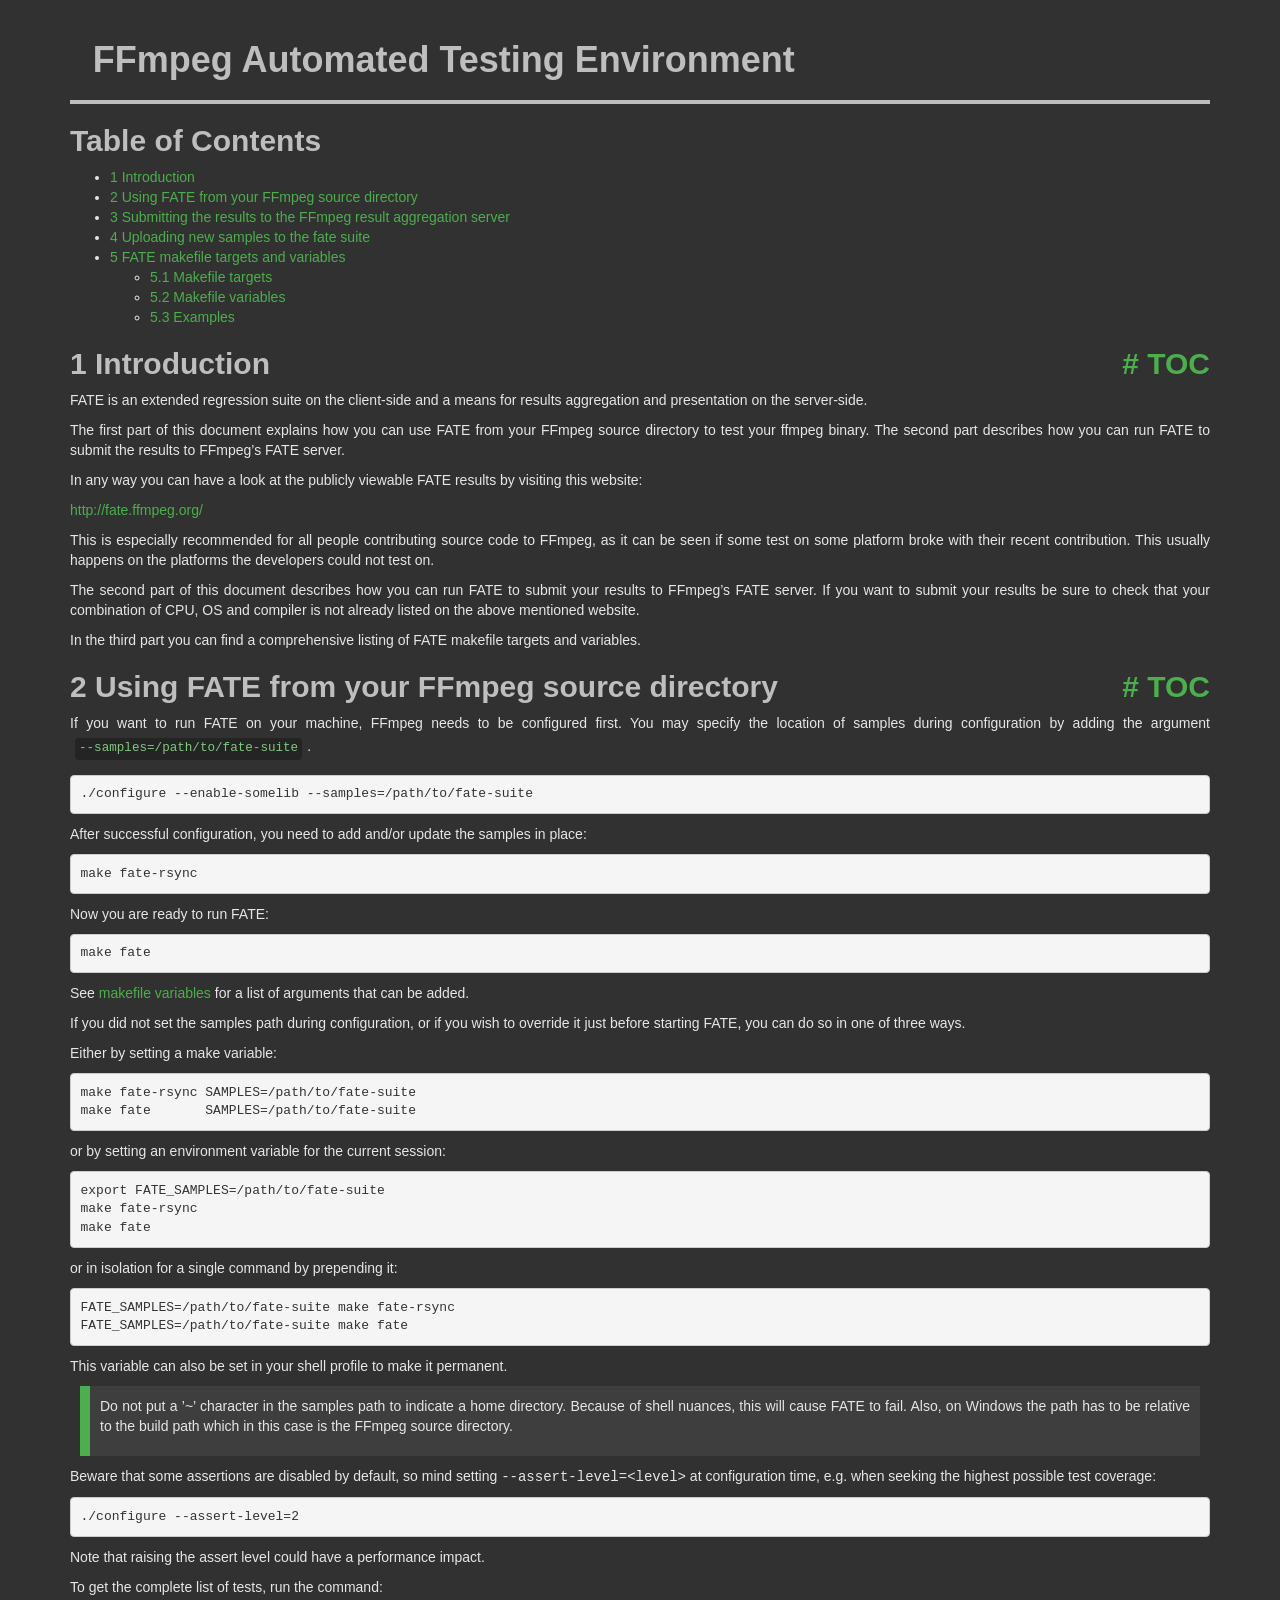
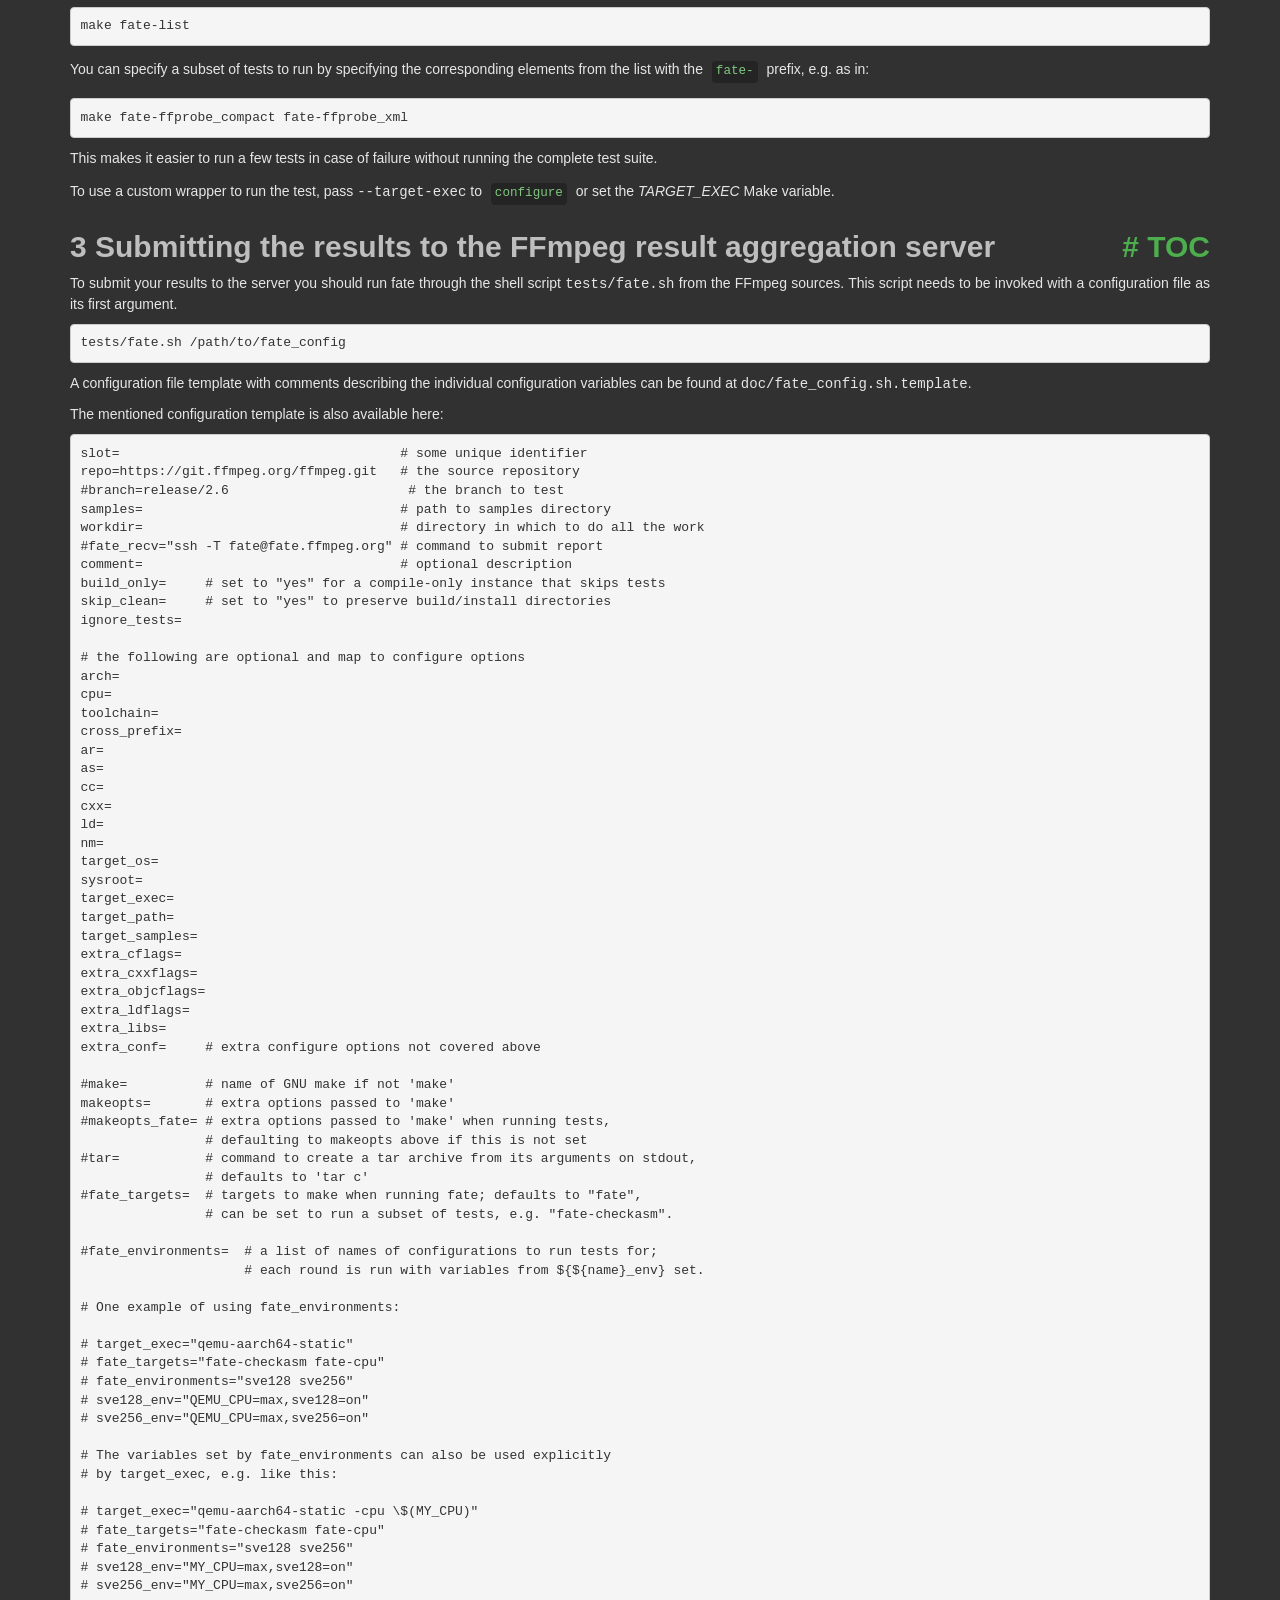
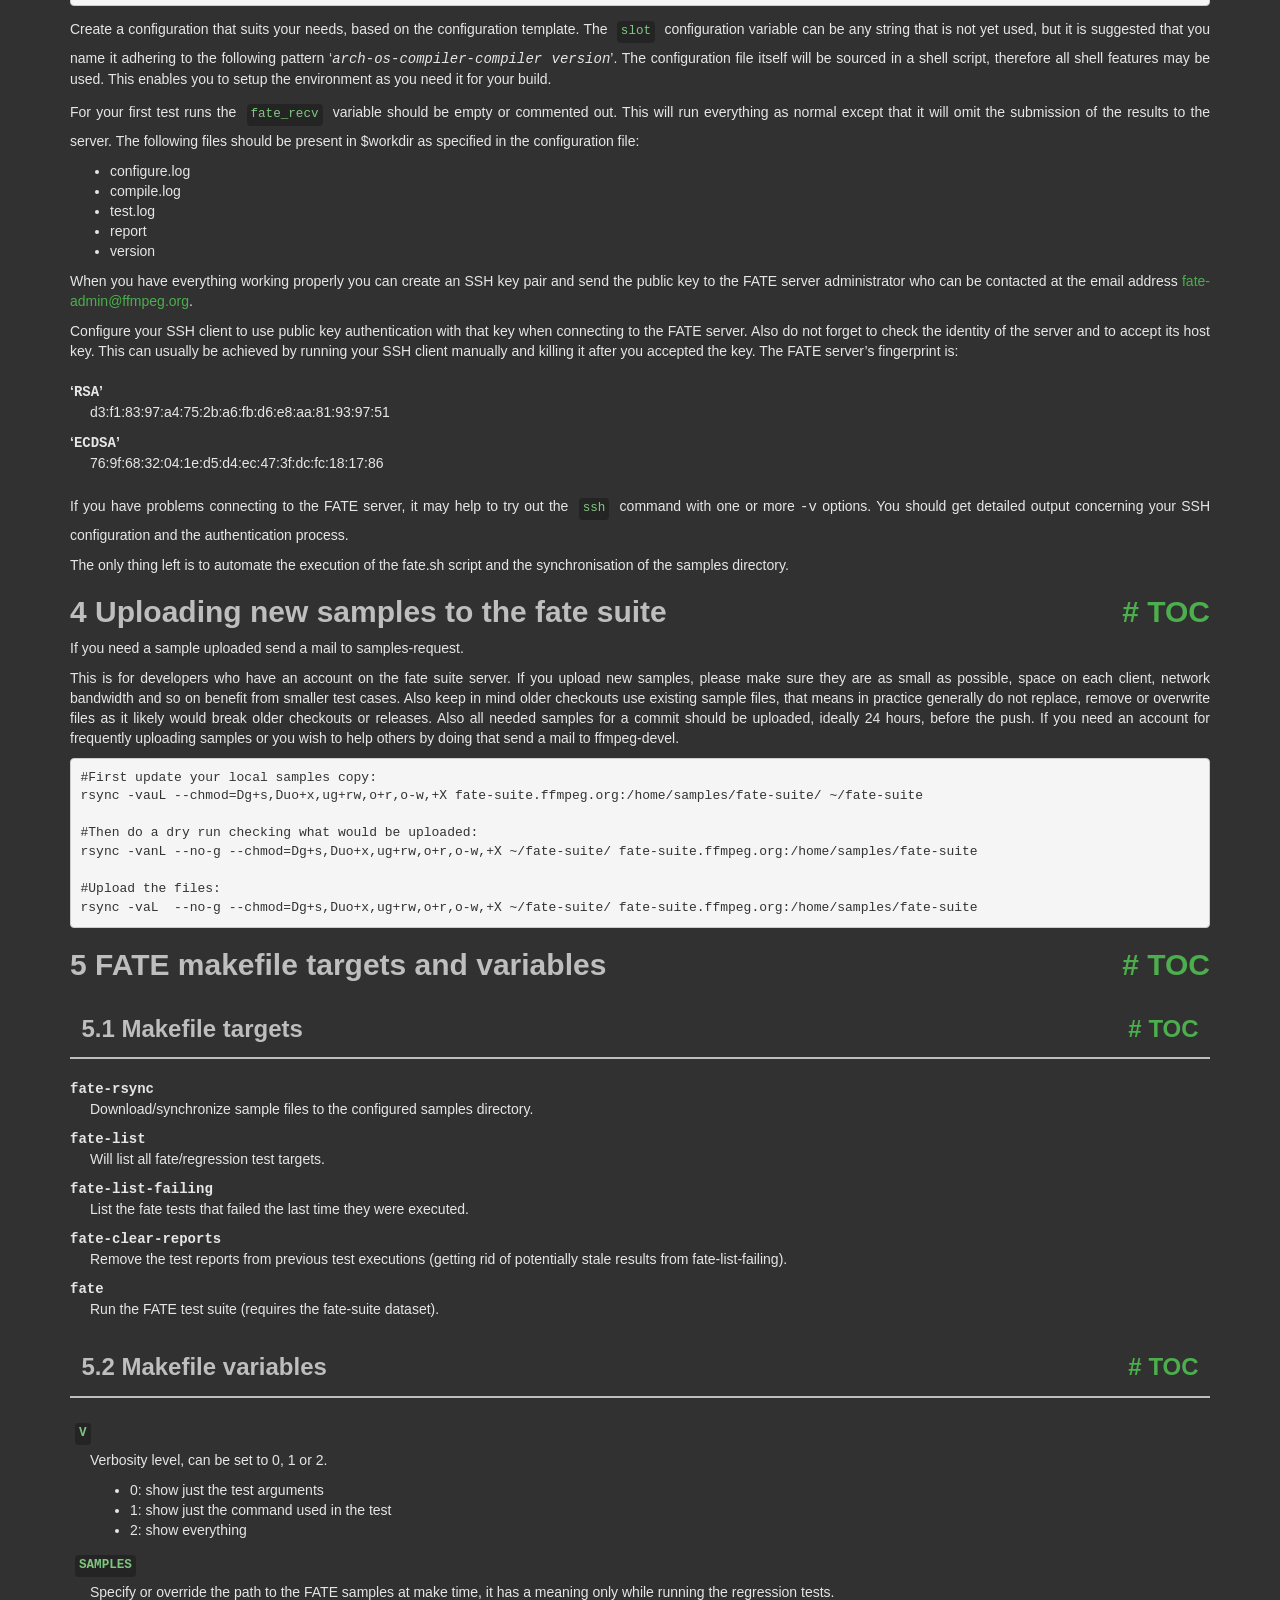
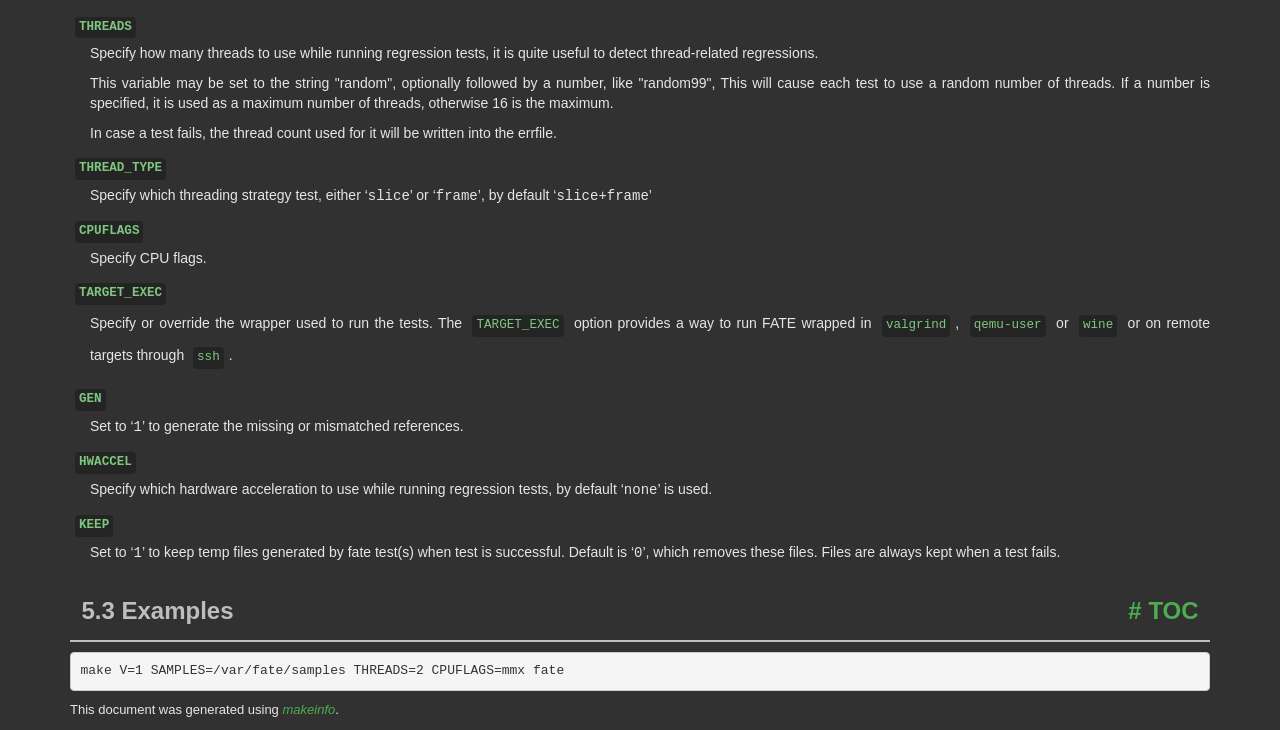
<file: tools/ffmpeg-extract/ffmpeg-8.1-essentials_build/doc/fate.html>
<!DOCTYPE html PUBLIC "-//W3C//DTD HTML 4.01 Transitional//EN" "http://www.w3.org/TR/html4/loose.dtd">
<html>
<!-- Created by GNU Texinfo 7.2, https://www.gnu.org/software/texinfo/ -->
  <head>
    <meta charset="utf-8">
    <title>
      FFmpeg Automated Testing Environment
    </title>
    <meta name="viewport" content="width=device-width,initial-scale=1.0">
    <link rel="stylesheet" type="text/css" href="bootstrap.min.css">
    <link rel="stylesheet" type="text/css" href="style.min.css">
  </head>
  <body>
    <div class="container">
      <h1>
      FFmpeg Automated Testing Environment
      </h1>


<a name="Top"></a>
<a name="SEC_Top"></a>

<div class="region-contents" id="SEC_Contents">
<h2 class="contents-heading">Table of Contents</h2>

<div class="contents">

<ul class="toc-numbered-mark">
  <li><a id="toc-Introduction" href="#Introduction">1 Introduction</a></li>
  <li><a id="toc-Using-FATE-from-your-FFmpeg-source-directory" href="#Using-FATE-from-your-FFmpeg-source-directory">2 Using FATE from your FFmpeg source directory</a></li>
  <li><a id="toc-Submitting-the-results-to-the-FFmpeg-result-aggregation-server" href="#Submitting-the-results-to-the-FFmpeg-result-aggregation-server">3 Submitting the results to the FFmpeg result aggregation server</a></li>
  <li><a id="toc-Uploading-new-samples-to-the-fate-suite" href="#Uploading-new-samples-to-the-fate-suite">4 Uploading new samples to the fate suite</a></li>
  <li><a id="toc-FATE-makefile-targets-and-variables" href="#FATE-makefile-targets-and-variables">5 FATE makefile targets and variables</a>
  <ul class="toc-numbered-mark">
    <li><a id="toc-Makefile-targets" href="#Makefile-targets">5.1 Makefile targets</a></li>
    <li><a id="toc-Makefile-variables" href="#Makefile-variables">5.2 Makefile variables</a></li>
    <li><a id="toc-Examples" href="#Examples">5.3 Examples</a></li>
  </ul></li>
</ul>
</div>
</div>

<a name="Introduction"></a>
<h2 class="chapter">1 Introduction<span class="pull-right"><a class="anchor hidden-xs" href="#Introduction" aria-hidden="true">#</a> <a class="anchor hidden-xs"href="#toc-Introduction" aria-hidden="true">TOC</a></span></h2>

<p>FATE is an extended regression suite on the client-side and a means
for results aggregation and presentation on the server-side.
</p>
<p>The first part of this document explains how you can use FATE from
your FFmpeg source directory to test your ffmpeg binary. The second
part describes how you can run FATE to submit the results to FFmpeg&rsquo;s
FATE server.
</p>
<p>In any way you can have a look at the publicly viewable FATE results
by visiting this website:
</p>
<p><a class="url" href="http://fate.ffmpeg.org/">http://fate.ffmpeg.org/</a>
</p>
<p>This is especially recommended for all people contributing source
code to FFmpeg, as it can be seen if some test on some platform broke
with their recent contribution. This usually happens on the platforms
the developers could not test on.
</p>
<p>The second part of this document describes how you can run FATE to
submit your results to FFmpeg&rsquo;s FATE server. If you want to submit your
results be sure to check that your combination of CPU, OS and compiler
is not already listed on the above mentioned website.
</p>
<p>In the third part you can find a comprehensive listing of FATE makefile
targets and variables.
</p>

<a name="Using-FATE-from-your-FFmpeg-source-directory"></a>
<h2 class="chapter">2 Using FATE from your FFmpeg source directory<span class="pull-right"><a class="anchor hidden-xs" href="#Using-FATE-from-your-FFmpeg-source-directory" aria-hidden="true">#</a> <a class="anchor hidden-xs"href="#toc-Using-FATE-from-your-FFmpeg-source-directory" aria-hidden="true">TOC</a></span></h2>

<p>If you want to run FATE on your machine, FFmpeg needs to be configured first.
You may specify the location of samples during configuration by adding the
argument <code class="code">--samples=/path/to/fate-suite</code>.
</p>
<div class="example">
<pre class="example-preformatted">./configure --enable-somelib --samples=/path/to/fate-suite
</pre></div>

<p>After successful configuration, you need to add and/or update the samples in place:
</p>
<div class="example">
<pre class="example-preformatted">make fate-rsync
</pre></div>

<p>Now you are ready to run FATE:
</p>
<div class="example">
<pre class="example-preformatted">make fate
</pre></div>

<p>See <a class="ref" href="#makefile-variables">makefile variables</a> for a list of arguments that can be added.
</p>
<p>If you did not set the samples path during configuration, or if you wish to
override it just before starting FATE, you can do so in one of three ways.
</p>
<p>Either by setting a make variable:
</p>
<div class="example">
<pre class="example-preformatted">make fate-rsync SAMPLES=/path/to/fate-suite
make fate       SAMPLES=/path/to/fate-suite
</pre></div>

<p>or by setting an environment variable for the current session:
</p>
<div class="example">
<pre class="example-preformatted">export FATE_SAMPLES=/path/to/fate-suite
make fate-rsync
make fate
</pre></div>

<p>or in isolation for a single command by prepending it:
</p>
<div class="example">
<pre class="example-preformatted">FATE_SAMPLES=/path/to/fate-suite make fate-rsync
FATE_SAMPLES=/path/to/fate-suite make fate
</pre></div>

<p>This variable can also be set in your shell profile to make it permanent.
</p>
<div class="info">
<p>Do not put a &rsquo;~&rsquo; character in the samples path to indicate a home
directory. Because of shell nuances, this will cause FATE to fail.
Also, on Windows the path has to be relative to the build path
which in this case is the FFmpeg source directory.
</p></div>
<p>Beware that some assertions are disabled by default, so mind setting
<samp class="option">--assert-level=&lt;level&gt;</samp> at configuration time, e.g. when seeking
the highest possible test coverage:
</p><div class="example">
<pre class="example-preformatted">./configure --assert-level=2
</pre></div>
<p>Note that raising the assert level could have a performance impact.
</p>
<p>To get the complete list of tests, run the command:
</p><div class="example">
<pre class="example-preformatted">make fate-list
</pre></div>

<p>You can specify a subset of tests to run by specifying the
corresponding elements from the list with the <code class="code">fate-</code> prefix,
e.g. as in:
</p><div class="example">
<pre class="example-preformatted">make fate-ffprobe_compact fate-ffprobe_xml
</pre></div>

<p>This makes it easier to run a few tests in case of failure without
running the complete test suite.
</p>
<p>To use a custom wrapper to run the test, pass <samp class="option">--target-exec</samp> to
<code class="command">configure</code> or set the <var class="var">TARGET_EXEC</var> Make variable.
</p>

<a name="Submitting-the-results-to-the-FFmpeg-result-aggregation-server"></a>
<h2 class="chapter">3 Submitting the results to the FFmpeg result aggregation server<span class="pull-right"><a class="anchor hidden-xs" href="#Submitting-the-results-to-the-FFmpeg-result-aggregation-server" aria-hidden="true">#</a> <a class="anchor hidden-xs"href="#toc-Submitting-the-results-to-the-FFmpeg-result-aggregation-server" aria-hidden="true">TOC</a></span></h2>

<p>To submit your results to the server you should run fate through the
shell script <samp class="file">tests/fate.sh</samp> from the FFmpeg sources. This script needs
to be invoked with a configuration file as its first argument.
</p>
<div class="example">
<pre class="example-preformatted">tests/fate.sh /path/to/fate_config
</pre></div>

<p>A configuration file template with comments describing the individual
configuration variables can be found at <samp class="file">doc/fate_config.sh.template</samp>.
</p>
<p>The mentioned configuration template is also available here:
</p><pre class="verbatim">slot=                                    # some unique identifier
repo=https://git.ffmpeg.org/ffmpeg.git   # the source repository
#branch=release/2.6                       # the branch to test
samples=                                 # path to samples directory
workdir=                                 # directory in which to do all the work
#fate_recv=&quot;ssh -T fate@fate.ffmpeg.org&quot; # command to submit report
comment=                                 # optional description
build_only=     # set to &quot;yes&quot; for a compile-only instance that skips tests
skip_clean=     # set to &quot;yes&quot; to preserve build/install directories
ignore_tests=

# the following are optional and map to configure options
arch=
cpu=
toolchain=
cross_prefix=
ar=
as=
cc=
cxx=
ld=
nm=
target_os=
sysroot=
target_exec=
target_path=
target_samples=
extra_cflags=
extra_cxxflags=
extra_objcflags=
extra_ldflags=
extra_libs=
extra_conf=     # extra configure options not covered above

#make=          # name of GNU make if not 'make'
makeopts=       # extra options passed to 'make'
#makeopts_fate= # extra options passed to 'make' when running tests,
                # defaulting to makeopts above if this is not set
#tar=           # command to create a tar archive from its arguments on stdout,
                # defaults to 'tar c'
#fate_targets=  # targets to make when running fate; defaults to &quot;fate&quot;,
                # can be set to run a subset of tests, e.g. &quot;fate-checkasm&quot;.

#fate_environments=  # a list of names of configurations to run tests for;
                     # each round is run with variables from ${${name}_env} set.

# One example of using fate_environments:

# target_exec=&quot;qemu-aarch64-static&quot;
# fate_targets=&quot;fate-checkasm fate-cpu&quot;
# fate_environments=&quot;sve128 sve256&quot;
# sve128_env=&quot;QEMU_CPU=max,sve128=on&quot;
# sve256_env=&quot;QEMU_CPU=max,sve256=on&quot;

# The variables set by fate_environments can also be used explicitly
# by target_exec, e.g. like this:

# target_exec=&quot;qemu-aarch64-static -cpu \$(MY_CPU)&quot;
# fate_targets=&quot;fate-checkasm fate-cpu&quot;
# fate_environments=&quot;sve128 sve256&quot;
# sve128_env=&quot;MY_CPU=max,sve128=on&quot;
# sve256_env=&quot;MY_CPU=max,sve256=on&quot;
</pre>
<p>Create a configuration that suits your needs, based on the configuration
template. The <code class="env">slot</code> configuration variable can be any string that is not
yet used, but it is suggested that you name it adhering to the following
pattern &lsquo;<samp class="samp"><var class="var">arch</var>-<var class="var">os</var>-<var class="var">compiler</var>-<var class="var">compiler version</var></samp>&rsquo;. The
configuration file itself will be sourced in a shell script, therefore all
shell features may be used. This enables you to setup the environment as you
need it for your build.
</p>
<p>For your first test runs the <code class="env">fate_recv</code> variable should be empty or
commented out. This will run everything as normal except that it will omit
the submission of the results to the server. The following files should be
present in $workdir as specified in the configuration file:
</p>
<ul class="itemize mark-bullet">
<li>configure.log
    </li><li>compile.log
    </li><li>test.log
    </li><li>report
    </li><li>version
</li></ul>

<p>When you have everything working properly you can create an SSH key pair
and send the public key to the FATE server administrator who can be contacted
at the email address <a class="email" href="mailto:fate-admin@ffmpeg.org">fate-admin@ffmpeg.org</a>.
</p>
<p>Configure your SSH client to use public key authentication with that key
when connecting to the FATE server. Also do not forget to check the identity
of the server and to accept its host key. This can usually be achieved by
running your SSH client manually and killing it after you accepted the key.
The FATE server&rsquo;s fingerprint is:
</p>
<dl class="table">
<dt>&lsquo;<samp class="samp">RSA</samp>&rsquo;</dt>
<dd><p>d3:f1:83:97:a4:75:2b:a6:fb:d6:e8:aa:81:93:97:51
</p></dd>
<dt>&lsquo;<samp class="samp">ECDSA</samp>&rsquo;</dt>
<dd><p>76:9f:68:32:04:1e:d5:d4:ec:47:3f:dc:fc:18:17:86
</p></dd>
</dl>

<p>If you have problems connecting to the FATE server, it may help to try out
the <code class="command">ssh</code> command with one or more <samp class="option">-v</samp> options. You should
get detailed output concerning your SSH configuration and the authentication
process.
</p>
<p>The only thing left is to automate the execution of the fate.sh script and
the synchronisation of the samples directory.
</p>
<a name="Uploading-new-samples-to-the-fate-suite"></a>
<h2 class="chapter">4 Uploading new samples to the fate suite<span class="pull-right"><a class="anchor hidden-xs" href="#Uploading-new-samples-to-the-fate-suite" aria-hidden="true">#</a> <a class="anchor hidden-xs"href="#toc-Uploading-new-samples-to-the-fate-suite" aria-hidden="true">TOC</a></span></h2>

<p>If you need a sample uploaded send a mail to samples-request.
</p>
<p>This is for developers who have an account on the fate suite server.
If you upload new samples, please make sure they are as small as possible,
space on each client, network bandwidth and so on benefit from smaller test cases.
Also keep in mind older checkouts use existing sample files, that means in
practice generally do not replace, remove or overwrite files as it likely would
break older checkouts or releases.
Also all needed samples for a commit should be uploaded, ideally 24
hours, before the push.
If you need an account for frequently uploading samples or you wish to help
others by doing that send a mail to ffmpeg-devel.
</p>
<div class="example">
<pre class="example-preformatted">#First update your local samples copy:
rsync -vauL --chmod=Dg+s,Duo+x,ug+rw,o+r,o-w,+X fate-suite.ffmpeg.org:/home/samples/fate-suite/ ~/fate-suite

#Then do a dry run checking what would be uploaded:
rsync -vanL --no-g --chmod=Dg+s,Duo+x,ug+rw,o+r,o-w,+X ~/fate-suite/ fate-suite.ffmpeg.org:/home/samples/fate-suite

#Upload the files:
rsync -vaL  --no-g --chmod=Dg+s,Duo+x,ug+rw,o+r,o-w,+X ~/fate-suite/ fate-suite.ffmpeg.org:/home/samples/fate-suite
</pre></div>


<a name="FATE-makefile-targets-and-variables"></a>
<h2 class="chapter">5 FATE makefile targets and variables<span class="pull-right"><a class="anchor hidden-xs" href="#FATE-makefile-targets-and-variables" aria-hidden="true">#</a> <a class="anchor hidden-xs"href="#toc-FATE-makefile-targets-and-variables" aria-hidden="true">TOC</a></span></h2>

<a name="Makefile-targets"></a>
<h3 class="section">5.1 Makefile targets<span class="pull-right"><a class="anchor hidden-xs" href="#Makefile-targets" aria-hidden="true">#</a> <a class="anchor hidden-xs"href="#toc-Makefile-targets" aria-hidden="true">TOC</a></span></h3>

<dl class="table">
<dt><samp class="option">fate-rsync</samp></dt>
<dd><p>Download/synchronize sample files to the configured samples directory.
</p>
</dd>
<dt><samp class="option">fate-list</samp></dt>
<dd><p>Will list all fate/regression test targets.
</p>
</dd>
<dt><samp class="option">fate-list-failing</samp></dt>
<dd><p>List the fate tests that failed the last time they were executed.
</p>
</dd>
<dt><samp class="option">fate-clear-reports</samp></dt>
<dd><p>Remove the test reports from previous test executions (getting rid of
potentially stale results from fate-list-failing).
</p>
</dd>
<dt><samp class="option">fate</samp></dt>
<dd><p>Run the FATE test suite (requires the fate-suite dataset).
</p></dd>
</dl>

<a name="Makefile-variables"></a>
<h3 class="section">5.2 Makefile variables<span class="pull-right"><a class="anchor hidden-xs" href="#Makefile-variables" aria-hidden="true">#</a> <a class="anchor hidden-xs"href="#toc-Makefile-variables" aria-hidden="true">TOC</a></span></h3>
<a class="anchor" id="makefile-variables"></a>
<dl class="table">
<dt><code class="env">V</code></dt>
<dd><p>Verbosity level, can be set to 0, 1 or 2.
    </p><ul class="itemize mark-bullet">
<li>0: show just the test arguments
        </li><li>1: show just the command used in the test
        </li><li>2: show everything
    </li></ul>

</dd>
<dt><code class="env">SAMPLES</code></dt>
<dd><p>Specify or override the path to the FATE samples at make time, it has a
meaning only while running the regression tests.
</p>
</dd>
<dt><code class="env">THREADS</code></dt>
<dd><p>Specify how many threads to use while running regression tests, it is
quite useful to detect thread-related regressions.
</p>
<p>This variable may be set to the string &quot;random&quot;, optionally followed by a
number, like &quot;random99&quot;, This will cause each test to use a random number of
threads. If a number is specified, it is used as a maximum number of threads,
otherwise 16 is the maximum.
</p>
<p>In case a test fails, the thread count used for it will be written into the
errfile.
</p>
</dd>
<dt><code class="env">THREAD_TYPE</code></dt>
<dd><p>Specify which threading strategy test, either &lsquo;<samp class="samp">slice</samp>&rsquo; or &lsquo;<samp class="samp">frame</samp>&rsquo;,
by default &lsquo;<samp class="samp">slice+frame</samp>&rsquo;
</p>
</dd>
<dt><code class="env">CPUFLAGS</code></dt>
<dd><p>Specify CPU flags.
</p>
</dd>
<dt><code class="env">TARGET_EXEC</code></dt>
<dd><p>Specify or override the wrapper used to run the tests.
The <code class="env">TARGET_EXEC</code> option provides a way to run FATE wrapped in
<code class="command">valgrind</code>, <code class="command">qemu-user</code> or <code class="command">wine</code> or on remote targets
through <code class="command">ssh</code>.
</p>
</dd>
<dt><code class="env">GEN</code></dt>
<dd><p>Set to &lsquo;<samp class="samp">1</samp>&rsquo; to generate the missing or mismatched references.
</p>
</dd>
<dt><code class="env">HWACCEL</code></dt>
<dd><p>Specify which hardware acceleration to use while running regression tests,
by default &lsquo;<samp class="samp">none</samp>&rsquo; is used.
</p>
</dd>
<dt><code class="env">KEEP</code></dt>
<dd><p>Set to &lsquo;<samp class="samp">1</samp>&rsquo; to keep temp files generated by fate test(s) when test is successful.
Default is &lsquo;<samp class="samp">0</samp>&rsquo;, which removes these files. Files are always kept when a test
fails.
</p>
</dd>
</dl>

<a name="Examples"></a>
<h3 class="section">5.3 Examples<span class="pull-right"><a class="anchor hidden-xs" href="#Examples" aria-hidden="true">#</a> <a class="anchor hidden-xs"href="#toc-Examples" aria-hidden="true">TOC</a></span></h3>

<div class="example">
<pre class="example-preformatted">make V=1 SAMPLES=/var/fate/samples THREADS=2 CPUFLAGS=mmx fate
</pre></div>
      <p style="font-size: small;">
        This document was generated using <a class="uref" href="https://www.gnu.org/software/texinfo/"><em class="emph">makeinfo</em></a>.
      </p>
    </div>
  </body>
</html>
</file>
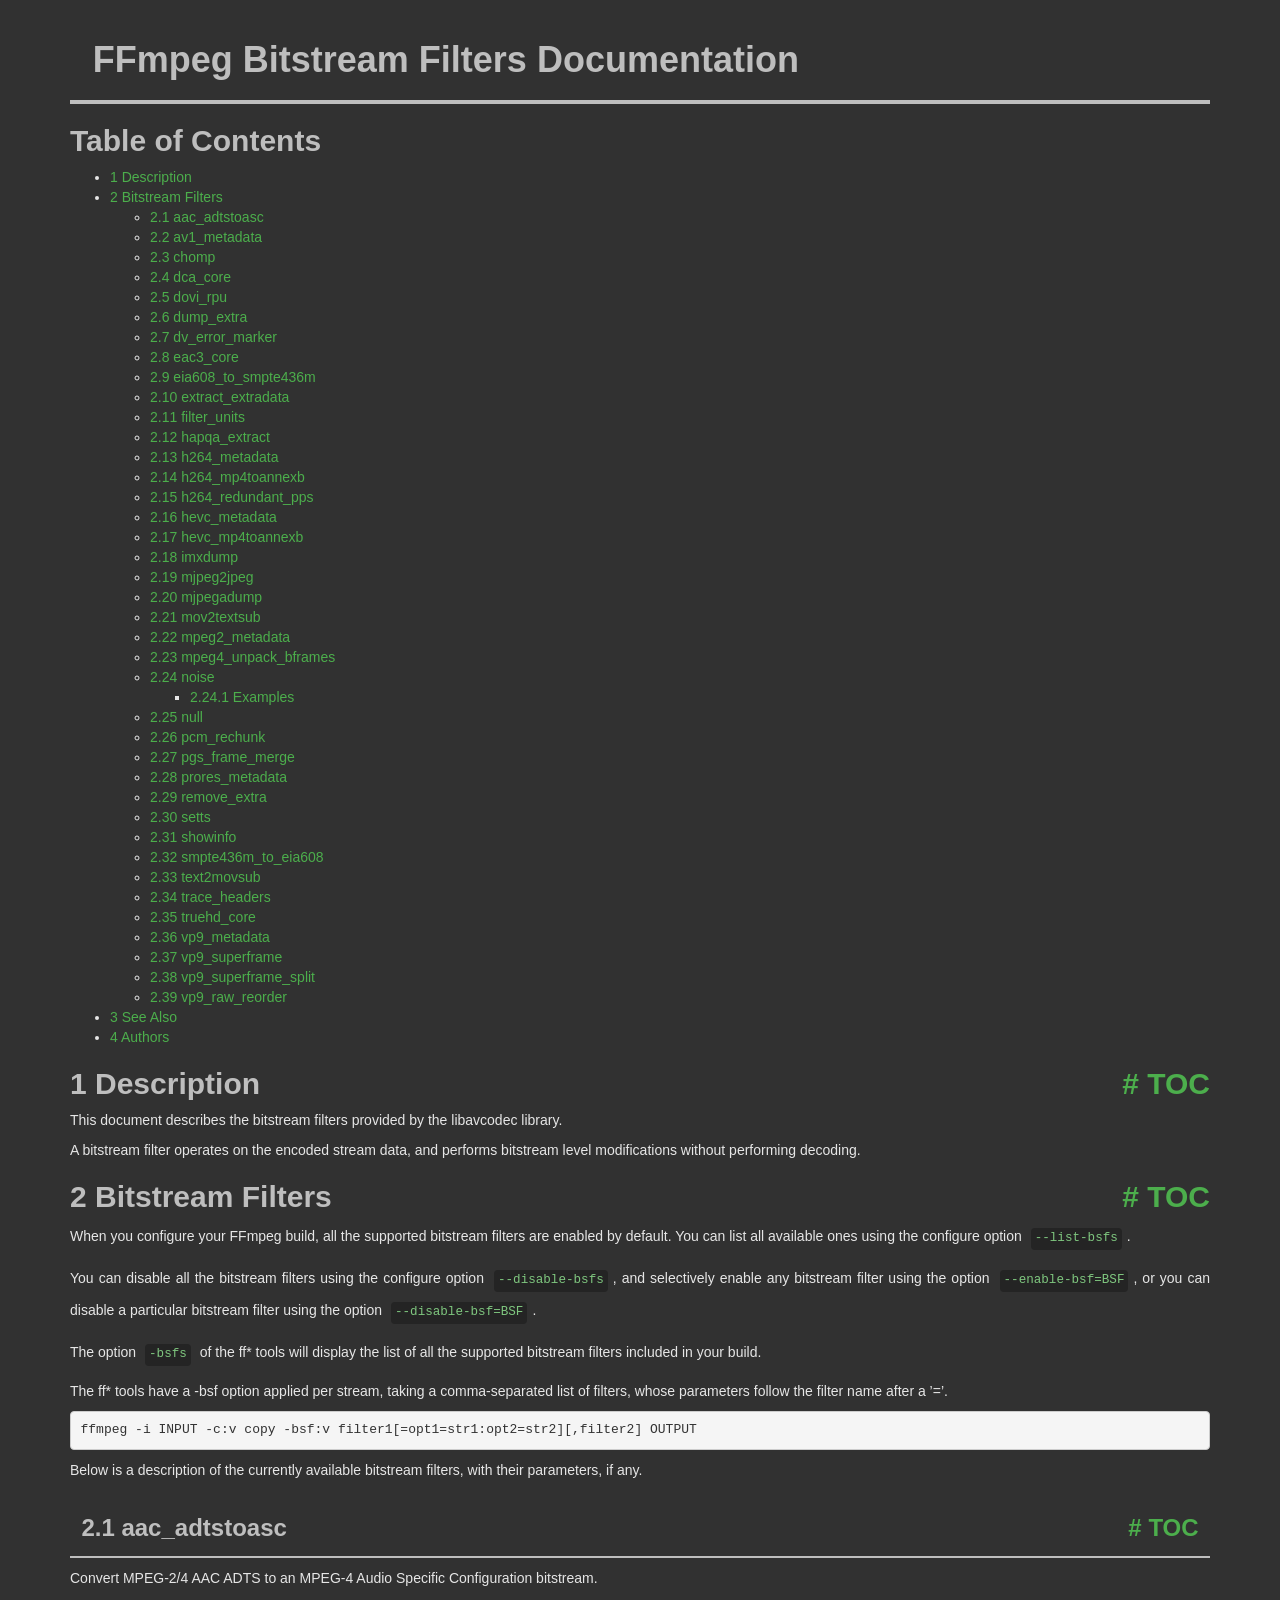
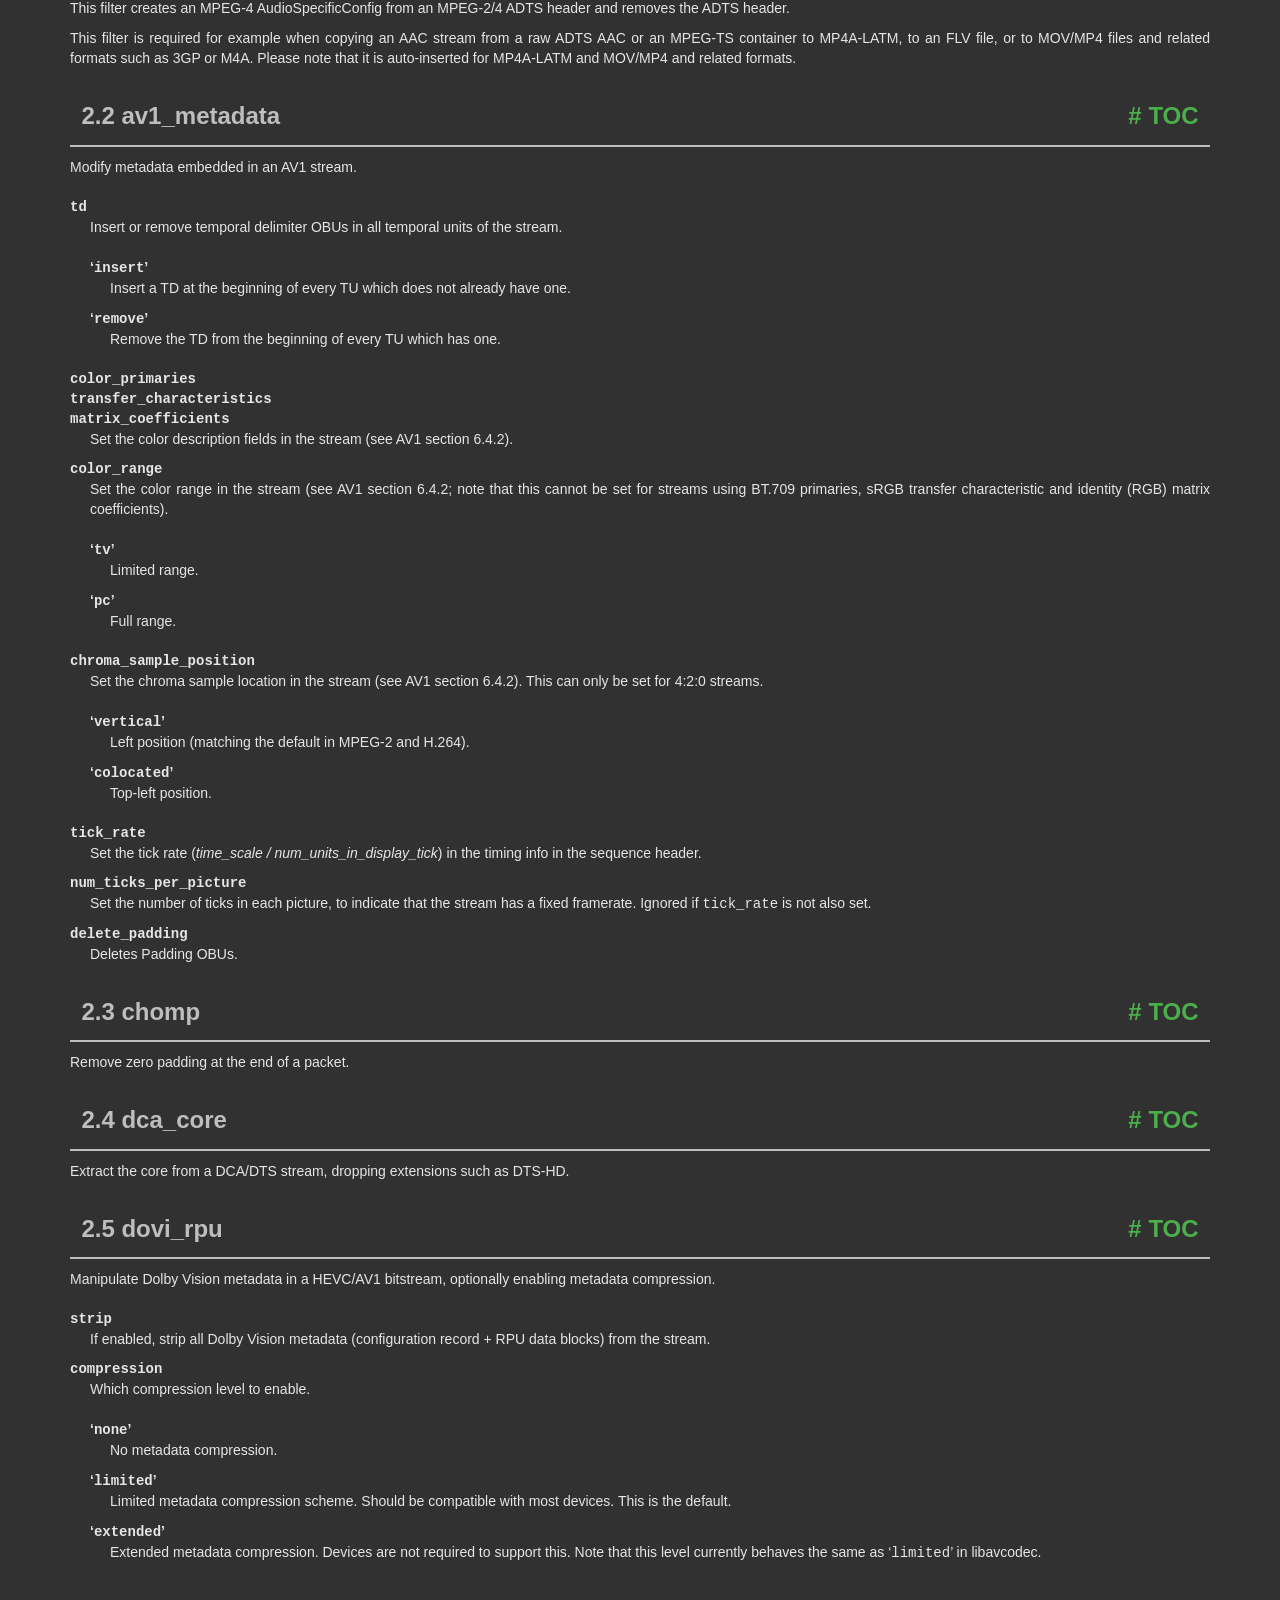
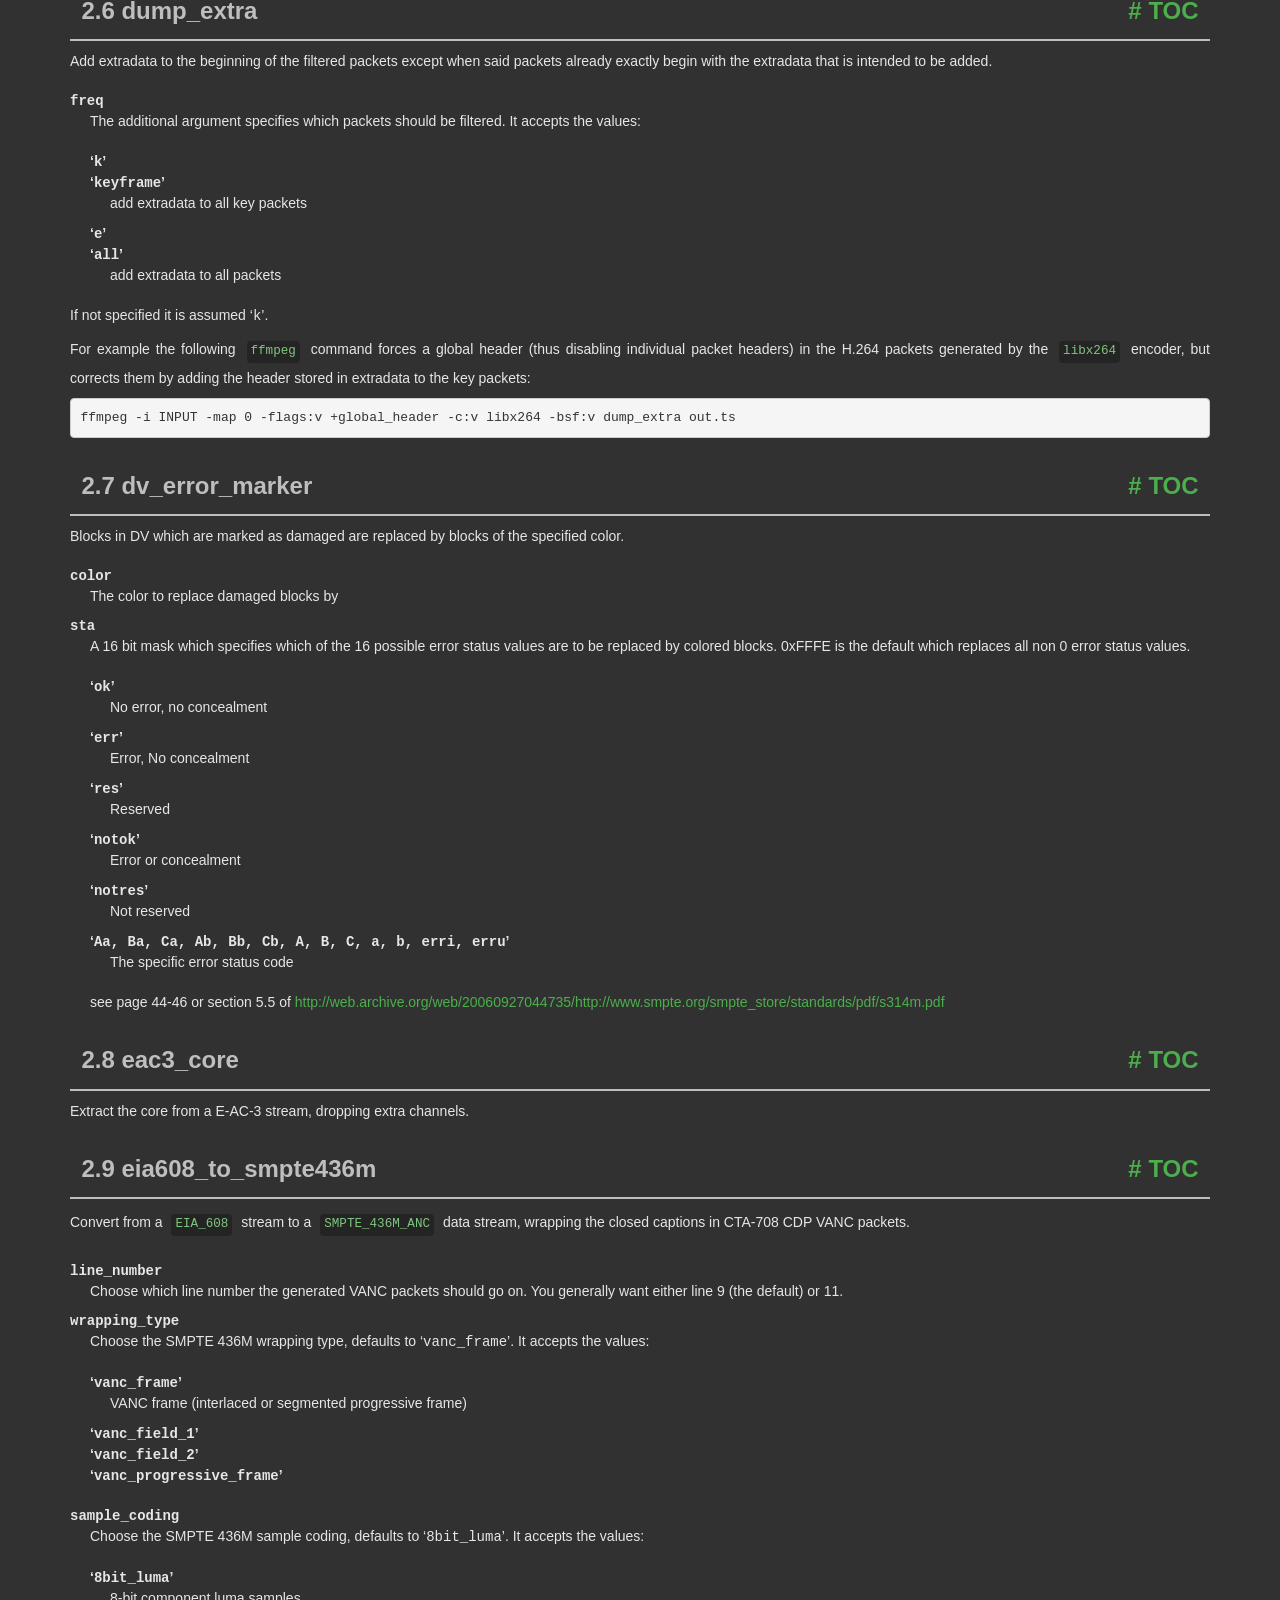
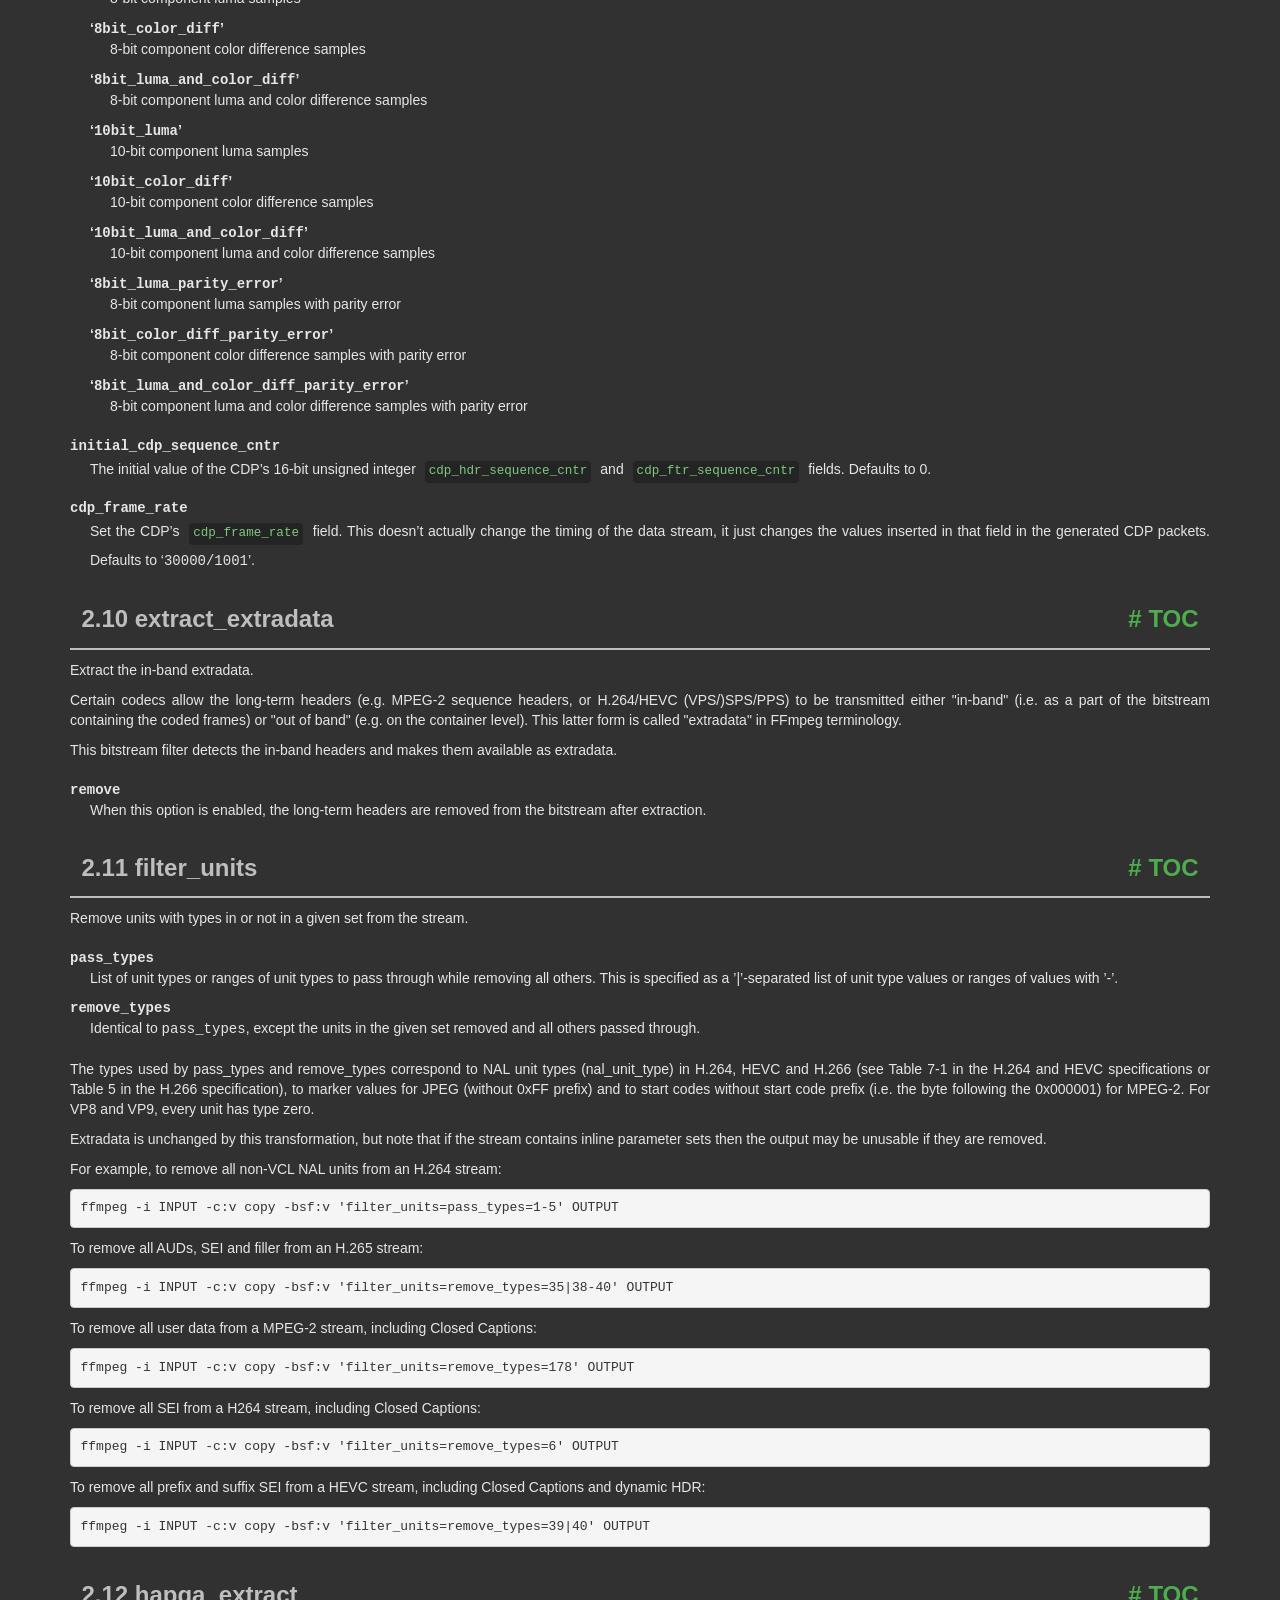
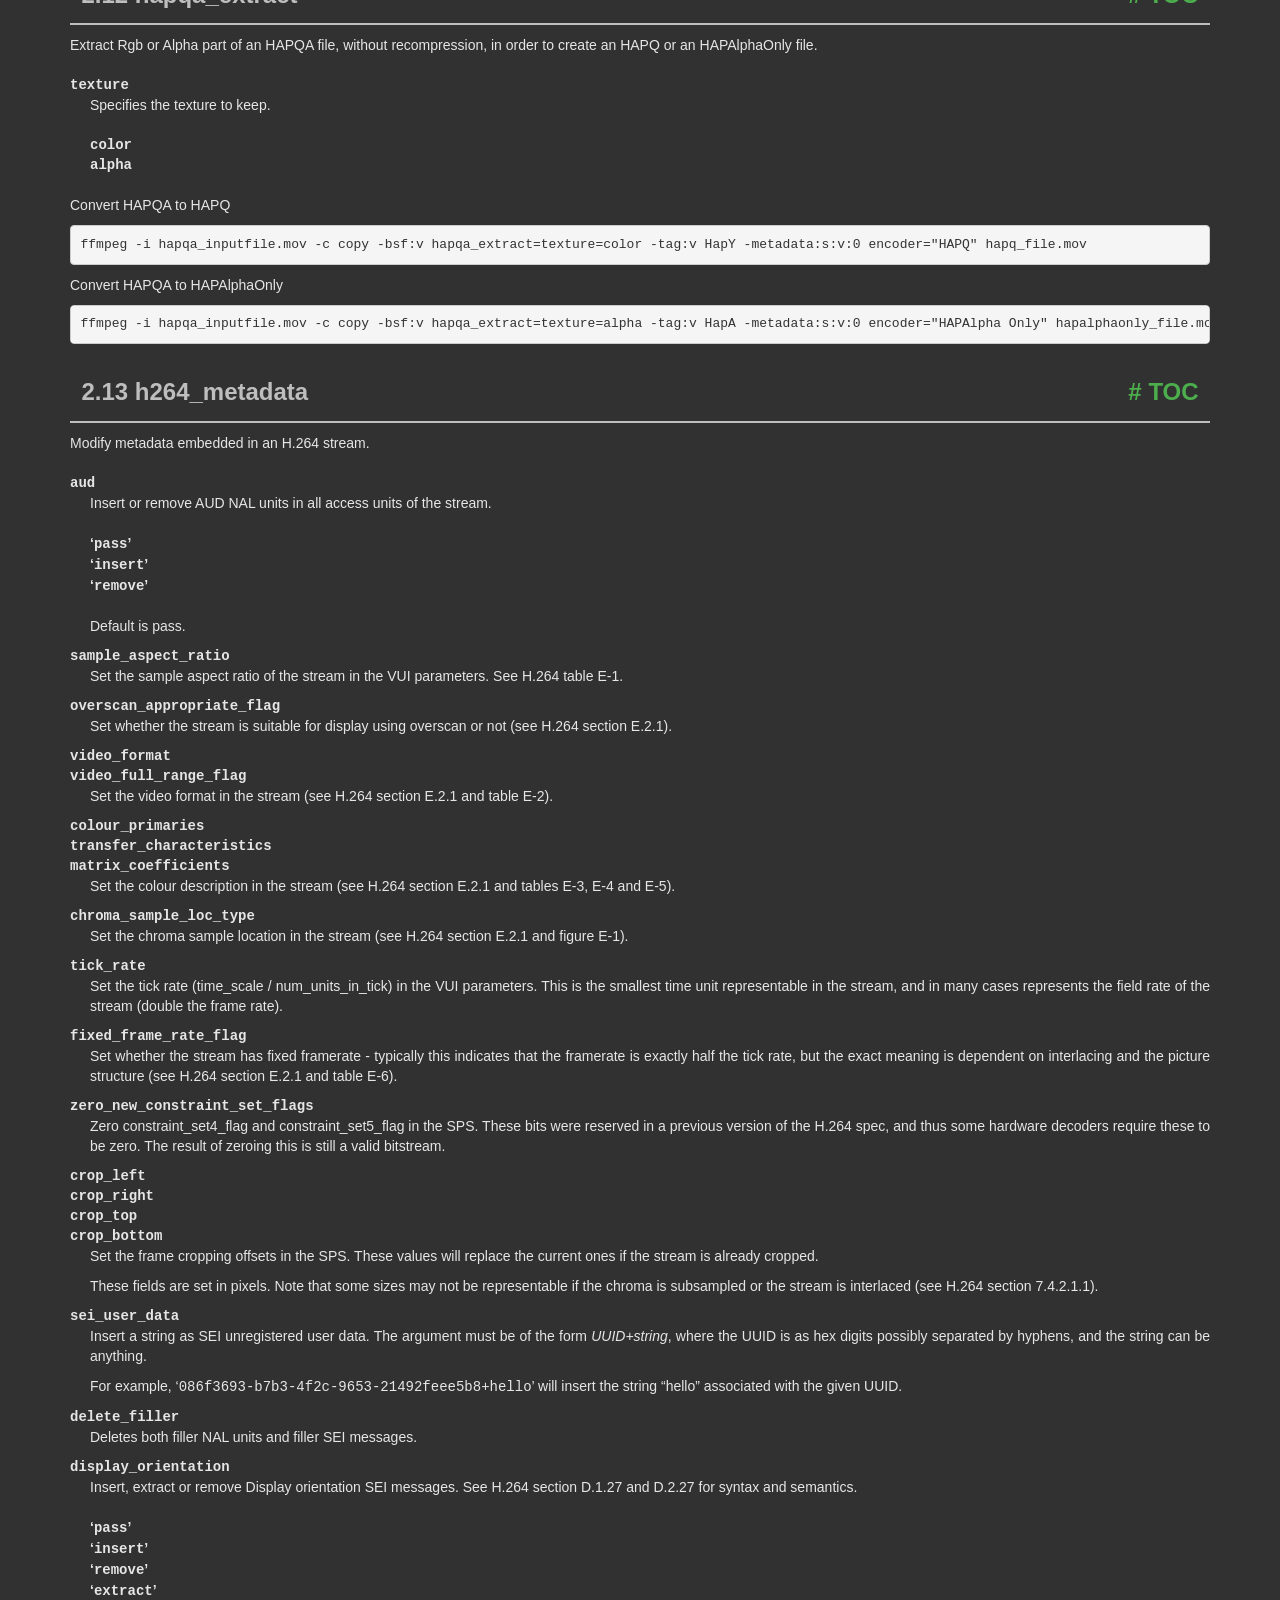
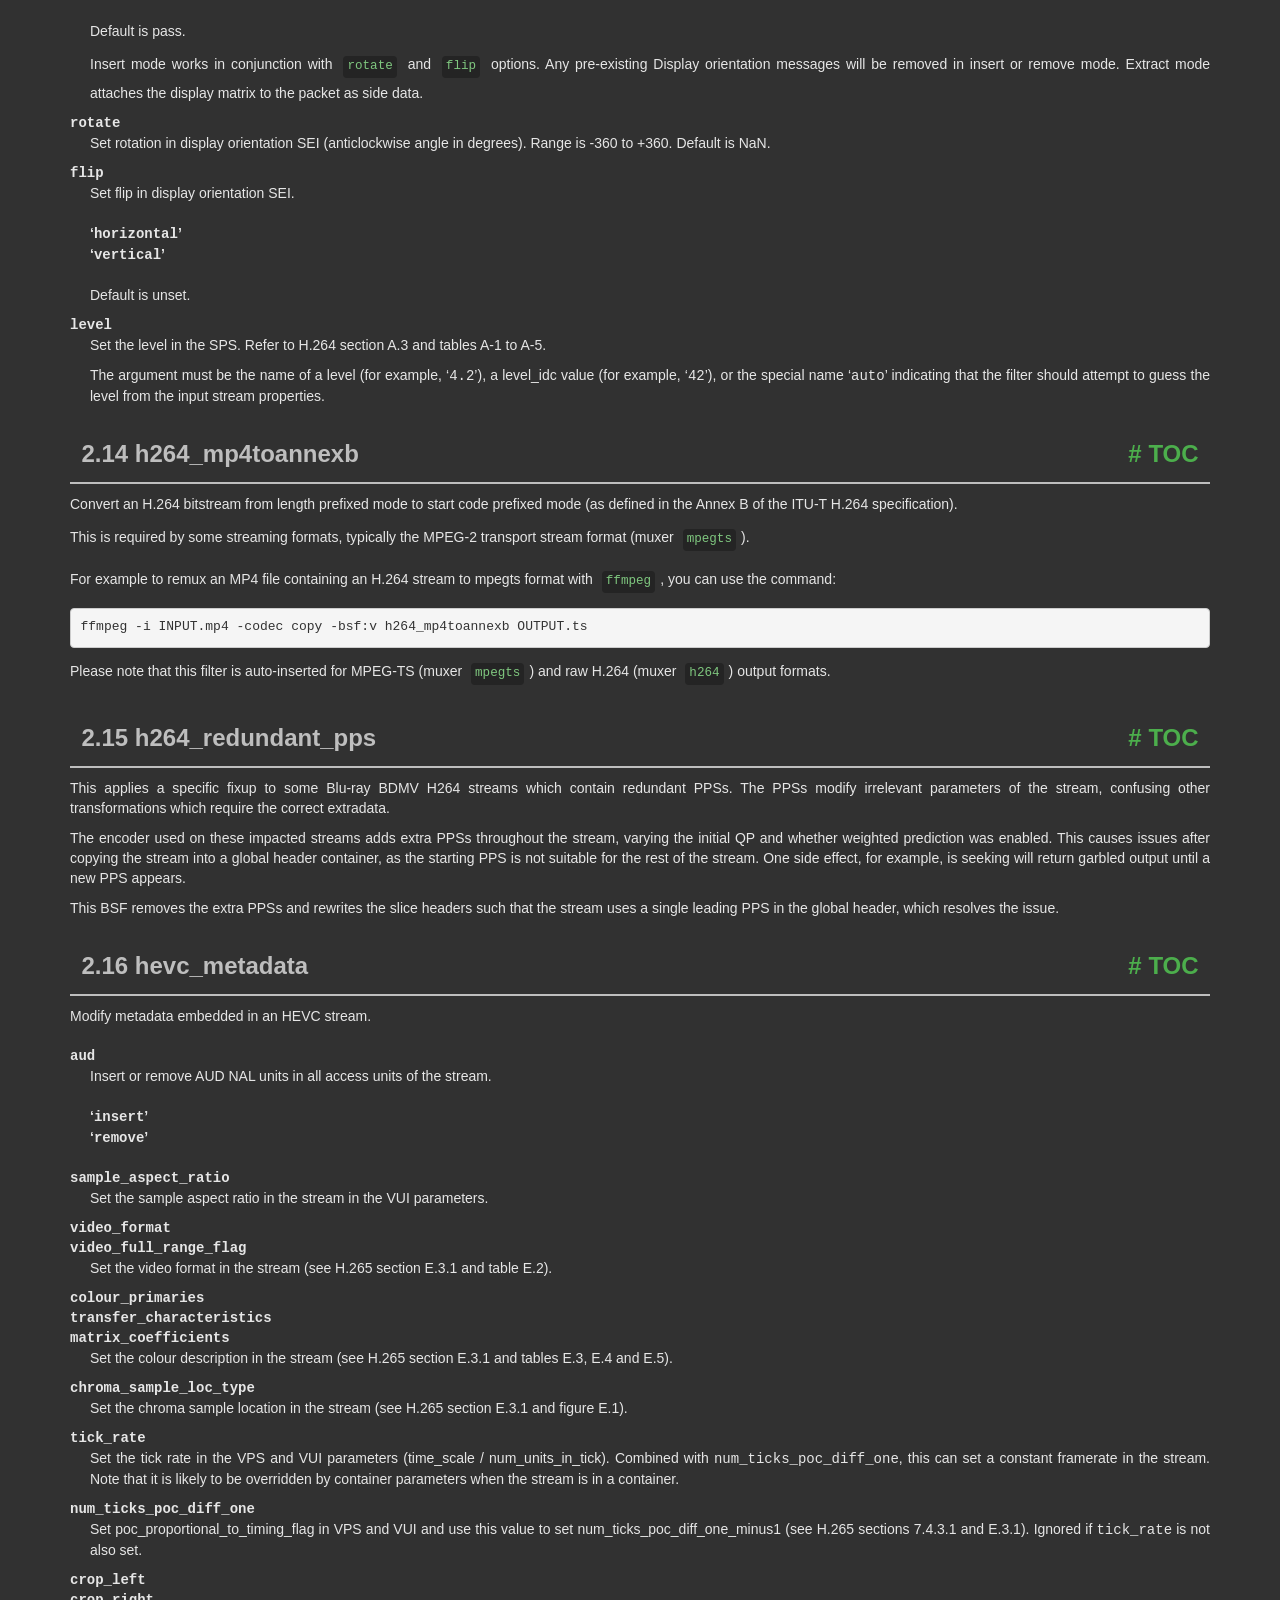
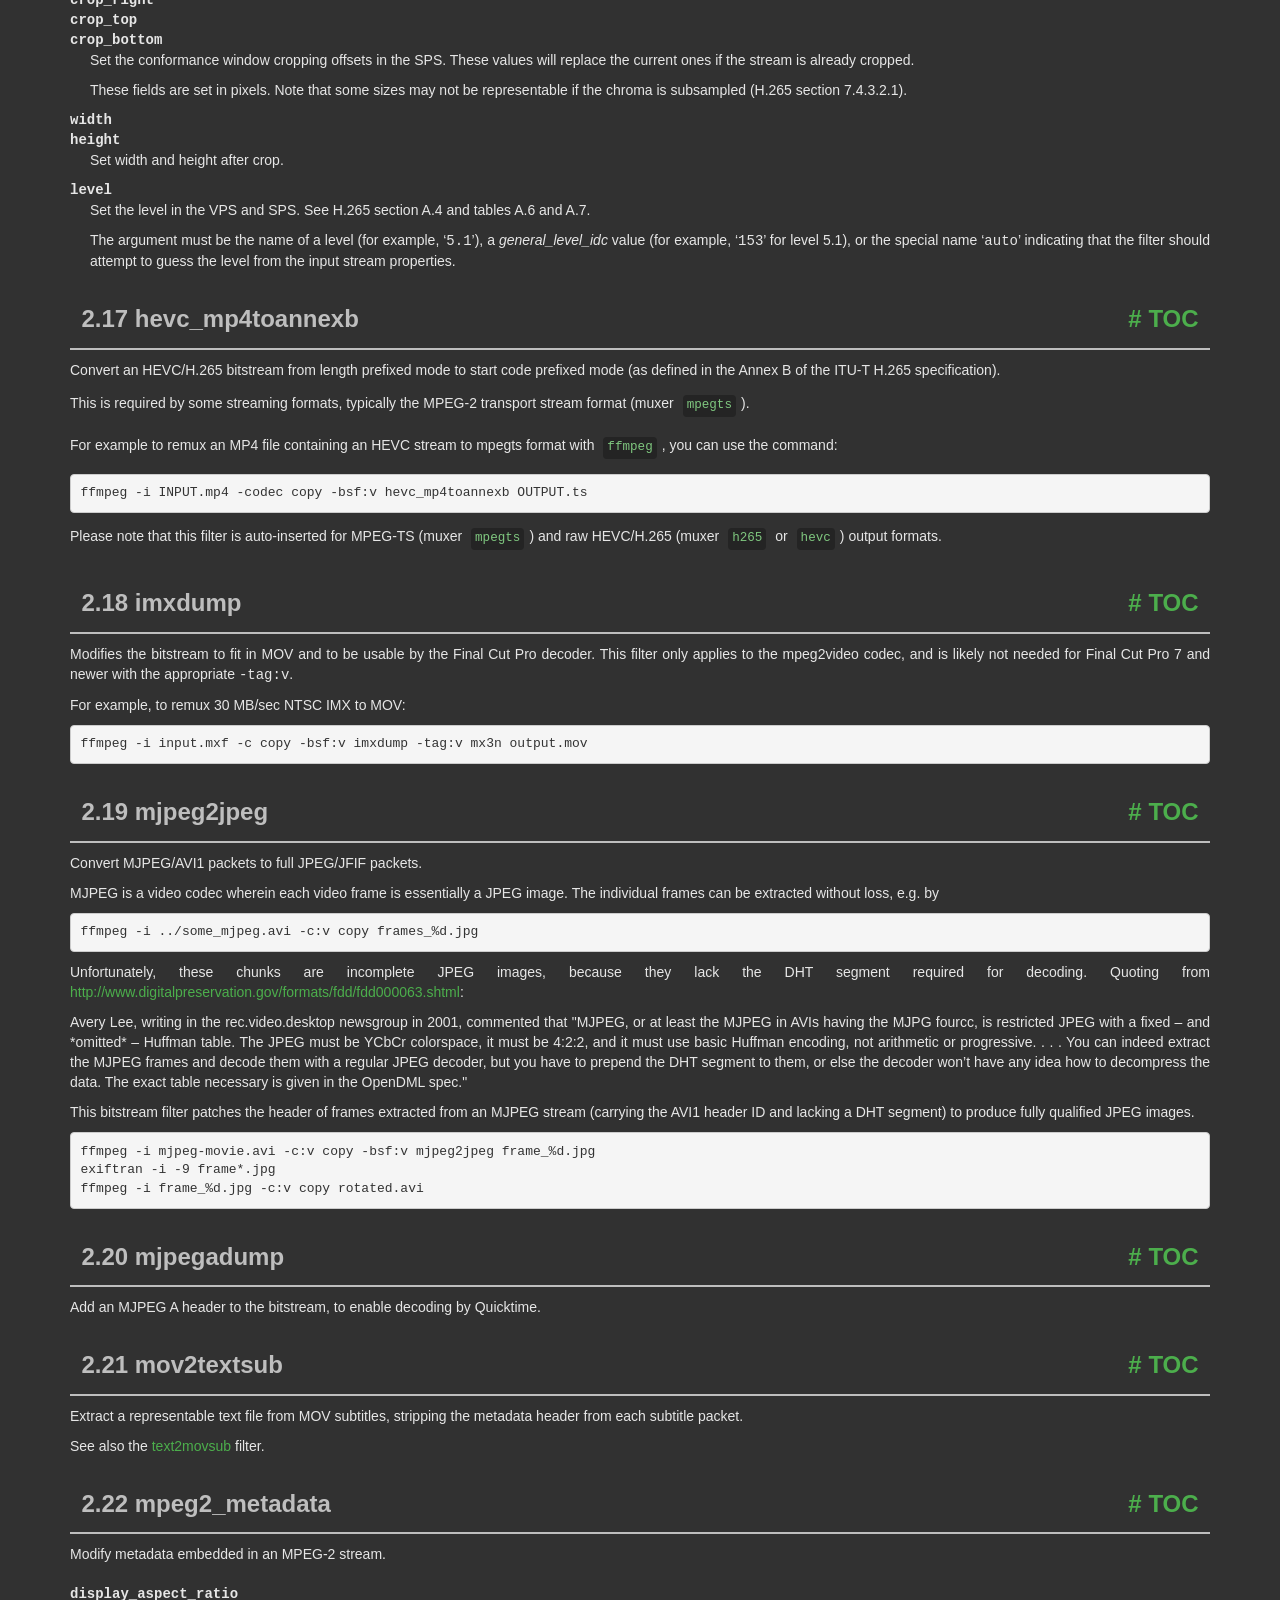
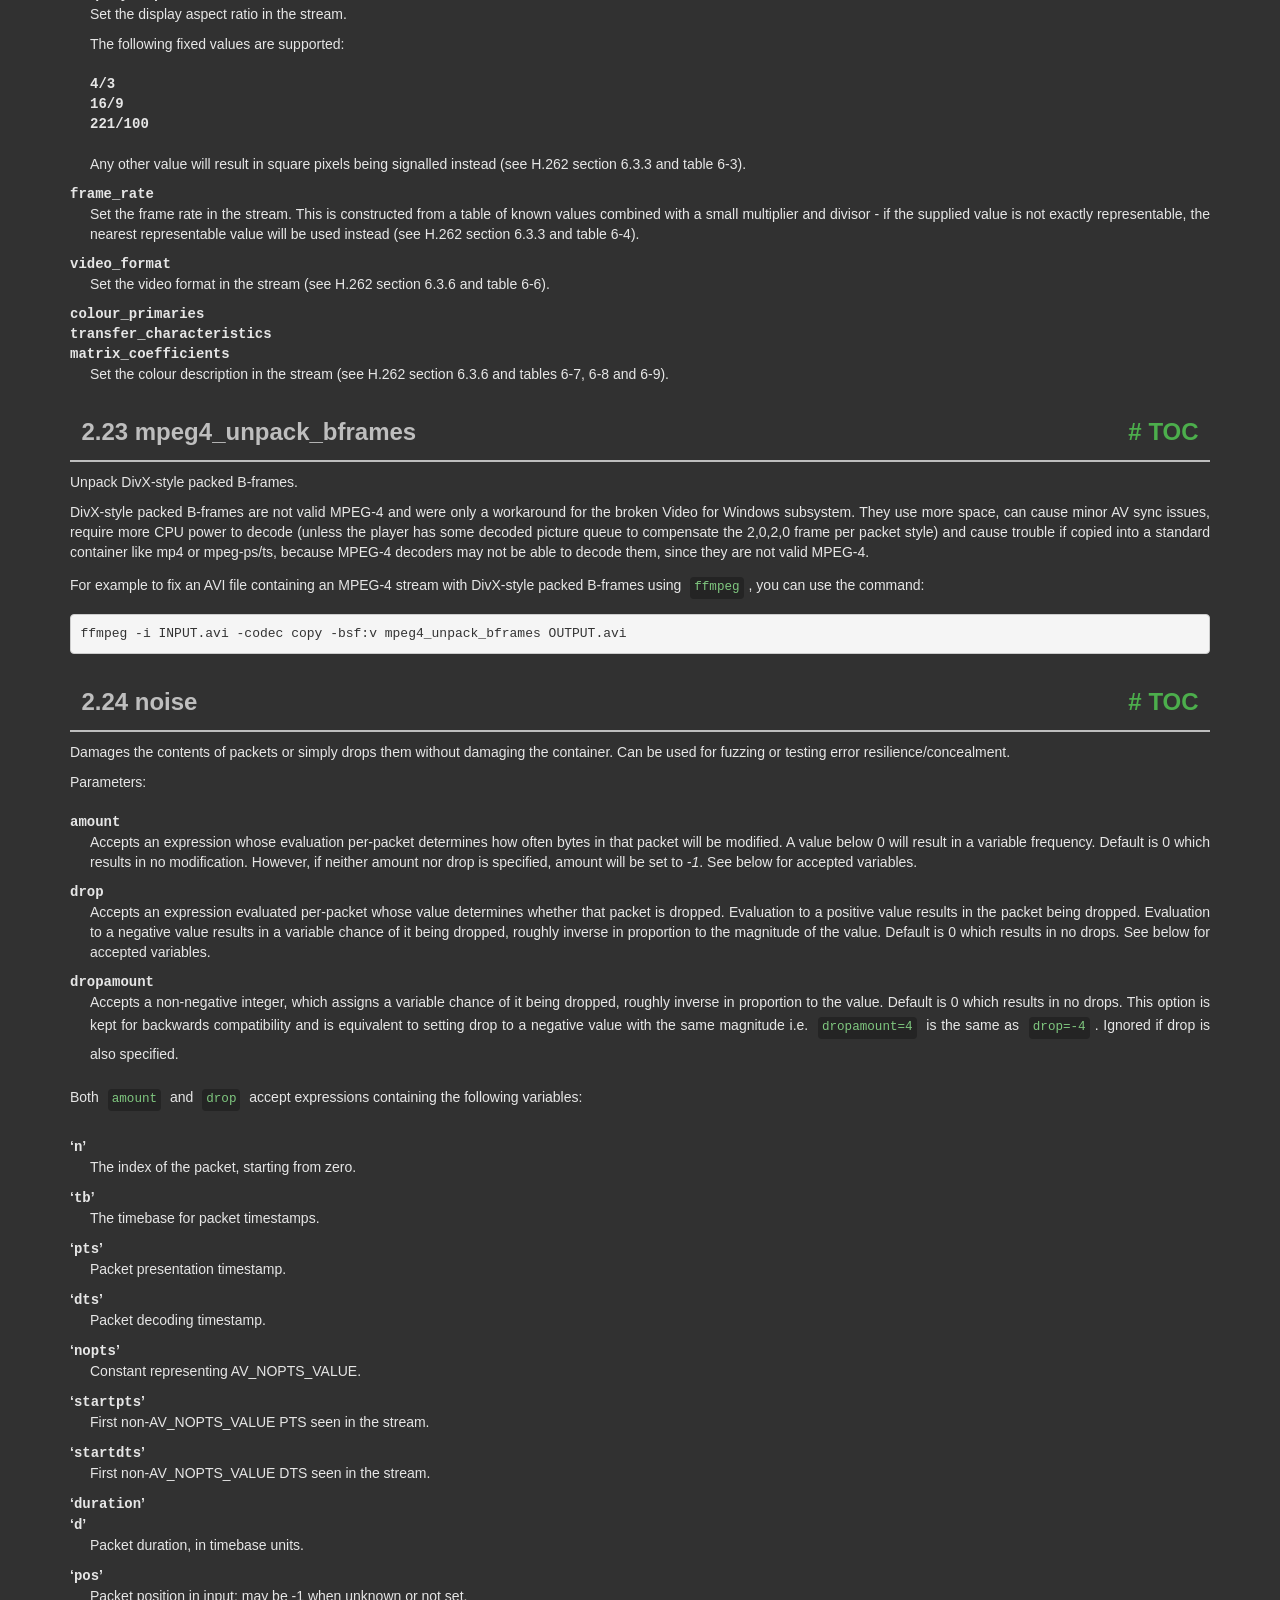
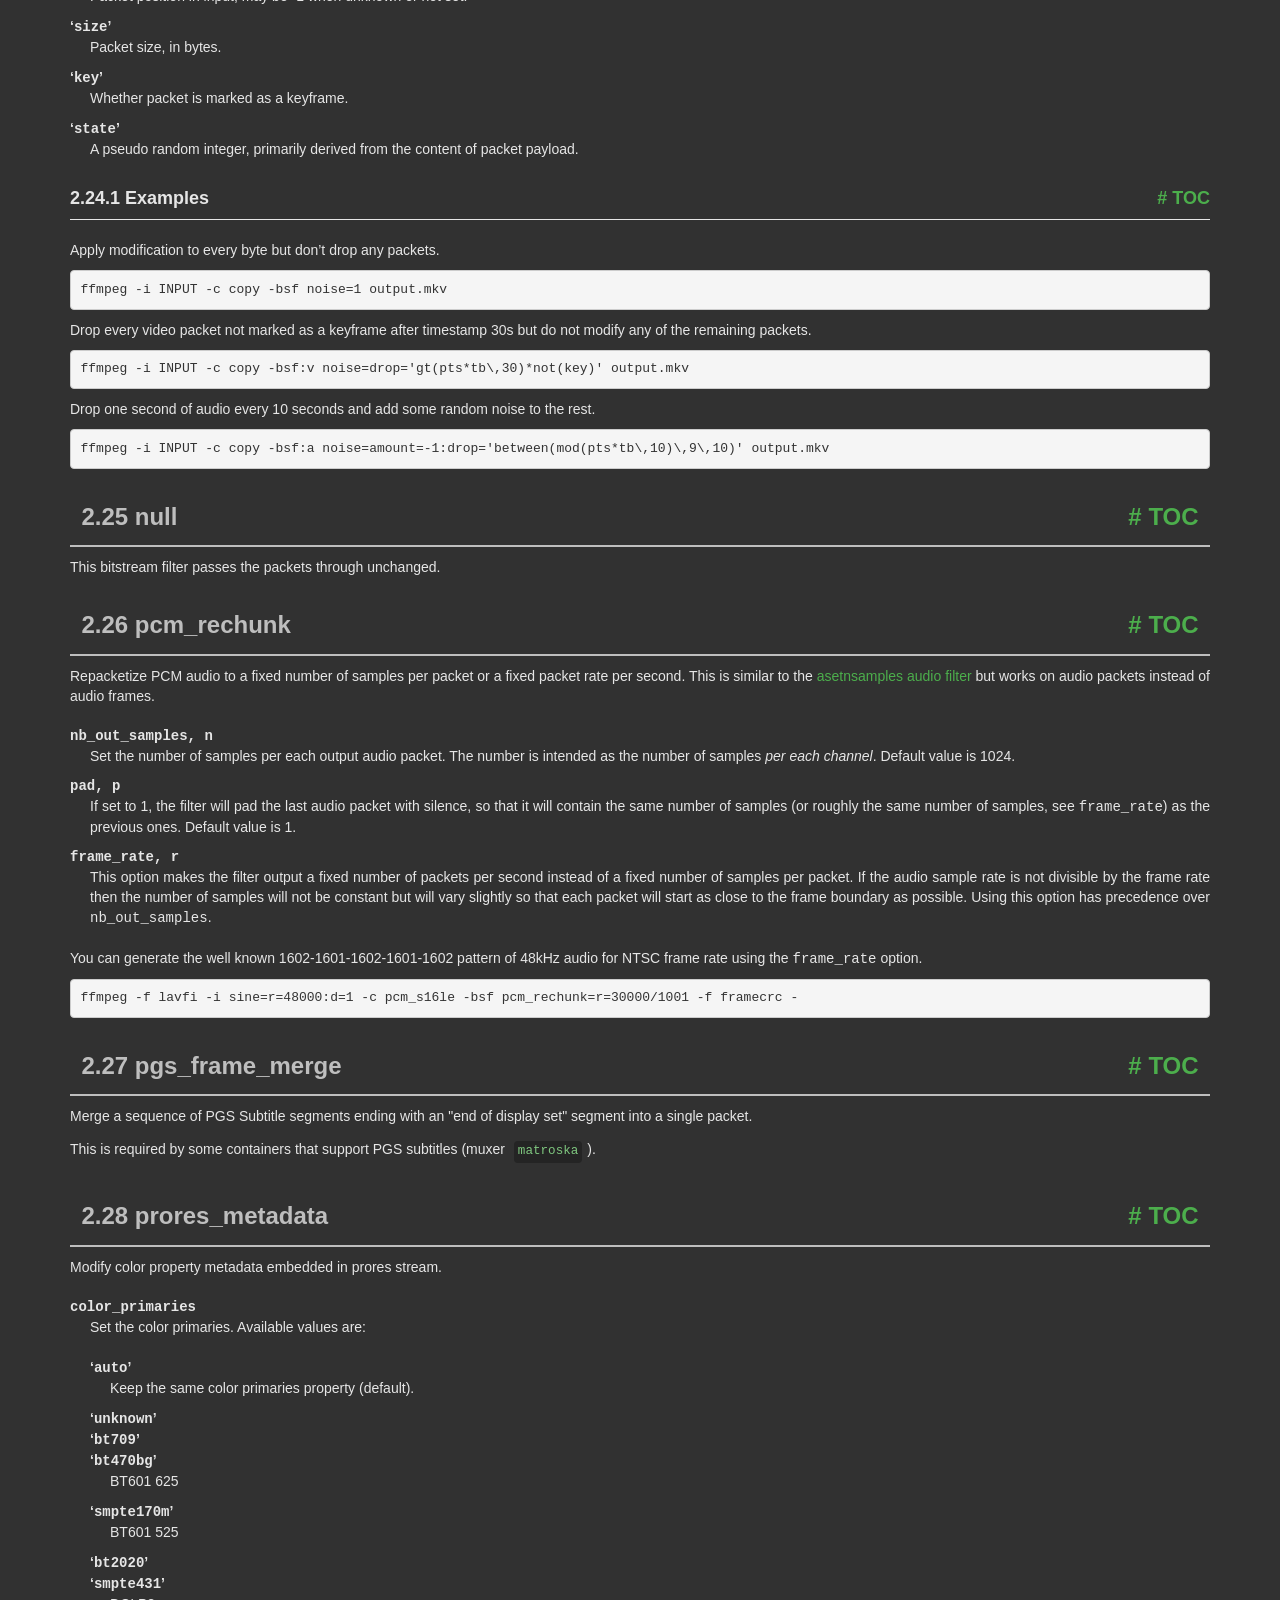
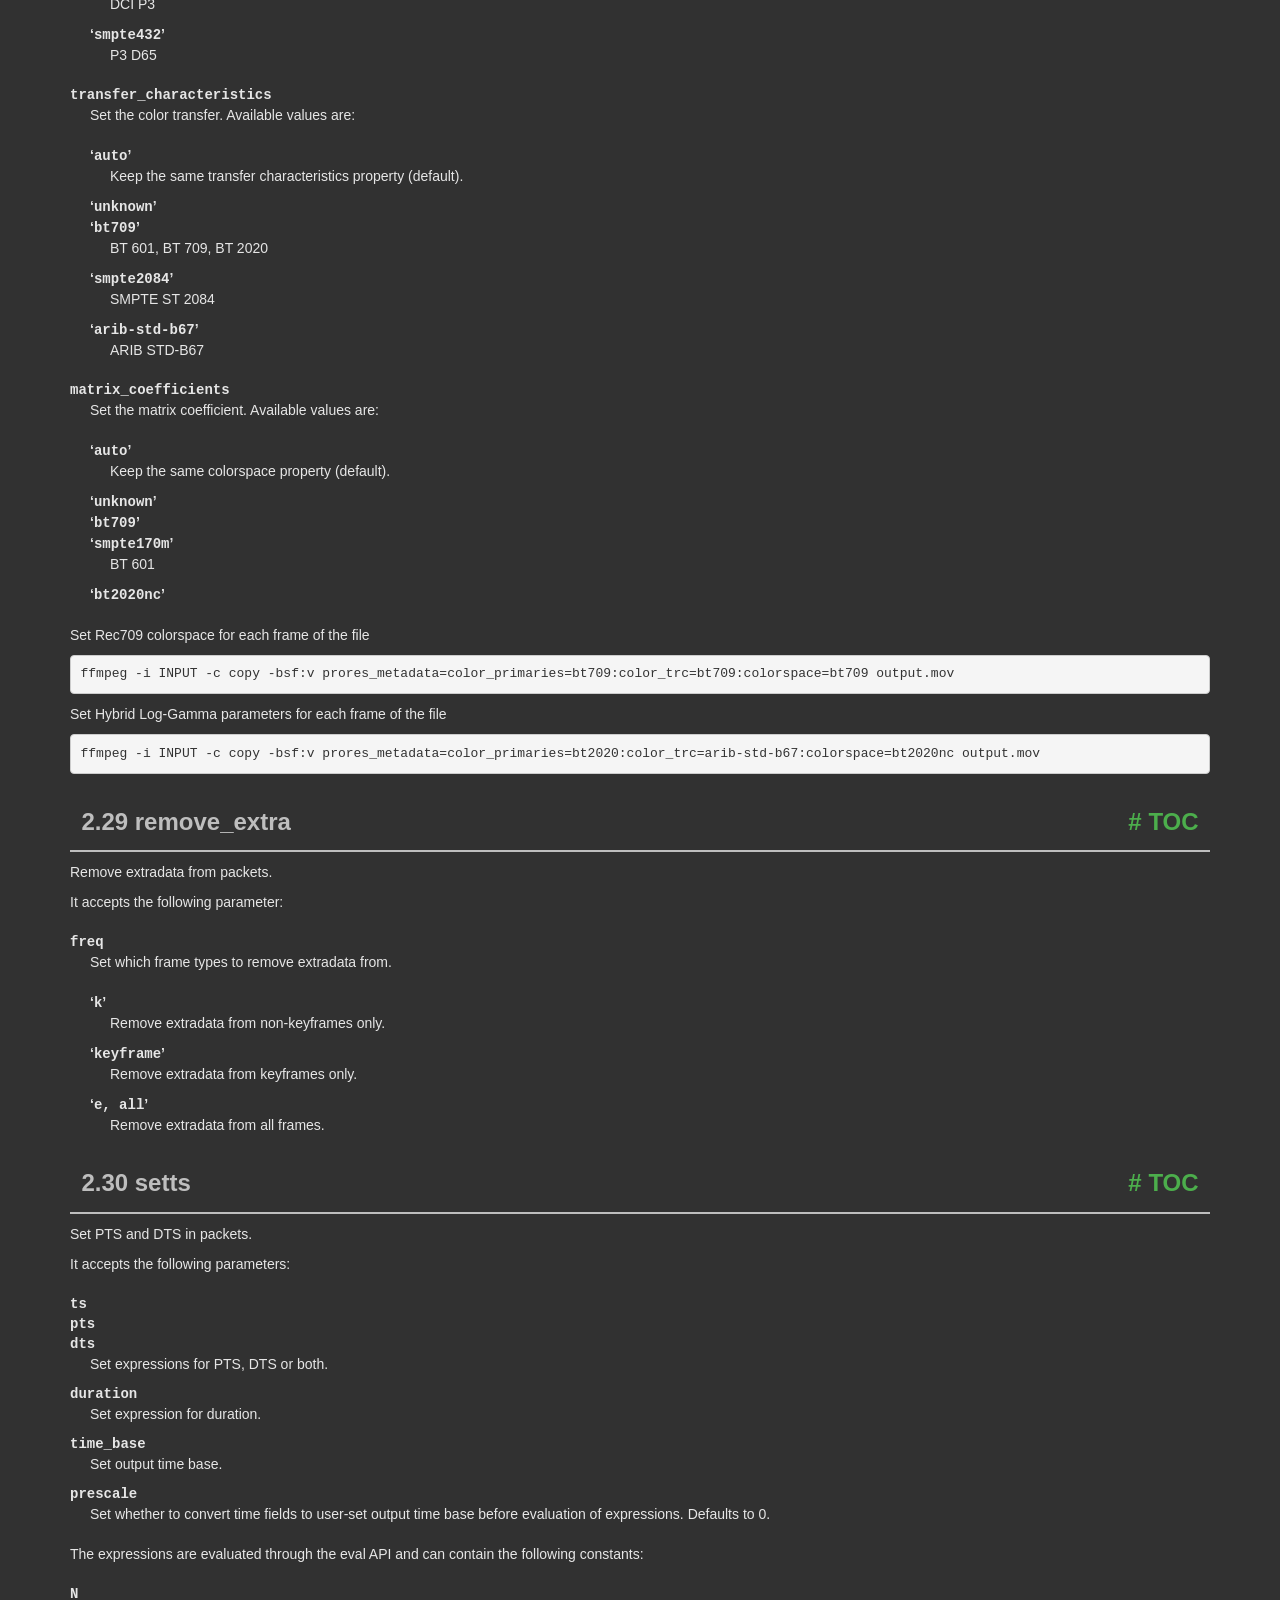
<file: tools/ffmpeg-extract/ffmpeg-8.1-essentials_build/doc/ffmpeg-bitstream-filters.html>
<!DOCTYPE html PUBLIC "-//W3C//DTD HTML 4.01 Transitional//EN" "http://www.w3.org/TR/html4/loose.dtd">
<html>
<!-- Created by GNU Texinfo 7.2, https://www.gnu.org/software/texinfo/ -->
  <head>
    <meta charset="utf-8">
    <title>
      FFmpeg Bitstream Filters Documentation
    </title>
    <meta name="viewport" content="width=device-width,initial-scale=1.0">
    <link rel="stylesheet" type="text/css" href="bootstrap.min.css">
    <link rel="stylesheet" type="text/css" href="style.min.css">
  </head>
  <body>
    <div class="container">
      <h1>
      FFmpeg Bitstream Filters Documentation
      </h1>


<a name="SEC_Top"></a>

<div class="region-contents" id="SEC_Contents">
<h2 class="contents-heading">Table of Contents</h2>

<div class="contents">

<ul class="toc-numbered-mark">
  <li><a id="toc-Description" href="#Description">1 Description</a></li>
  <li><a id="toc-Bitstream-Filters" href="#Bitstream-Filters">2 Bitstream Filters</a>
  <ul class="toc-numbered-mark">
    <li><a id="toc-aac_005fadtstoasc" href="#aac_005fadtstoasc">2.1 aac_adtstoasc</a></li>
    <li><a id="toc-av1_005fmetadata" href="#av1_005fmetadata">2.2 av1_metadata</a></li>
    <li><a id="toc-chomp" href="#chomp">2.3 chomp</a></li>
    <li><a id="toc-dca_005fcore" href="#dca_005fcore">2.4 dca_core</a></li>
    <li><a id="toc-dovi_005frpu" href="#dovi_005frpu">2.5 dovi_rpu</a></li>
    <li><a id="toc-dump_005fextra" href="#dump_005fextra">2.6 dump_extra</a></li>
    <li><a id="toc-dv_005ferror_005fmarker" href="#dv_005ferror_005fmarker">2.7 dv_error_marker</a></li>
    <li><a id="toc-eac3_005fcore" href="#eac3_005fcore">2.8 eac3_core</a></li>
    <li><a id="toc-eia608_005fto_005fsmpte436m" href="#eia608_005fto_005fsmpte436m">2.9 eia608_to_smpte436m</a></li>
    <li><a id="toc-extract_005fextradata" href="#extract_005fextradata">2.10 extract_extradata</a></li>
    <li><a id="toc-filter_005funits" href="#filter_005funits">2.11 filter_units</a></li>
    <li><a id="toc-hapqa_005fextract" href="#hapqa_005fextract">2.12 hapqa_extract</a></li>
    <li><a id="toc-h264_005fmetadata" href="#h264_005fmetadata">2.13 h264_metadata</a></li>
    <li><a id="toc-h264_005fmp4toannexb" href="#h264_005fmp4toannexb">2.14 h264_mp4toannexb</a></li>
    <li><a id="toc-h264_005fredundant_005fpps" href="#h264_005fredundant_005fpps">2.15 h264_redundant_pps</a></li>
    <li><a id="toc-hevc_005fmetadata" href="#hevc_005fmetadata">2.16 hevc_metadata</a></li>
    <li><a id="toc-hevc_005fmp4toannexb" href="#hevc_005fmp4toannexb">2.17 hevc_mp4toannexb</a></li>
    <li><a id="toc-imxdump" href="#imxdump">2.18 imxdump</a></li>
    <li><a id="toc-mjpeg2jpeg" href="#mjpeg2jpeg">2.19 mjpeg2jpeg</a></li>
    <li><a id="toc-mjpegadump" href="#mjpegadump">2.20 mjpegadump</a></li>
    <li><a id="toc-mov2textsub" href="#mov2textsub-1">2.21 mov2textsub</a></li>
    <li><a id="toc-mpeg2_005fmetadata" href="#mpeg2_005fmetadata">2.22 mpeg2_metadata</a></li>
    <li><a id="toc-mpeg4_005funpack_005fbframes" href="#mpeg4_005funpack_005fbframes">2.23 mpeg4_unpack_bframes</a></li>
    <li><a id="toc-noise" href="#noise">2.24 noise</a>
    <ul class="toc-numbered-mark">
      <li><a id="toc-Examples" href="#Examples">2.24.1 Examples</a></li>
    </ul></li>
    <li><a id="toc-null" href="#null">2.25 null</a></li>
    <li><a id="toc-pcm_005frechunk" href="#pcm_005frechunk">2.26 pcm_rechunk</a></li>
    <li><a id="toc-pgs_005fframe_005fmerge" href="#pgs_005fframe_005fmerge">2.27 pgs_frame_merge</a></li>
    <li><a id="toc-prores_005fmetadata" href="#prores_005fmetadata">2.28 prores_metadata</a></li>
    <li><a id="toc-remove_005fextra" href="#remove_005fextra">2.29 remove_extra</a></li>
    <li><a id="toc-setts" href="#setts">2.30 setts</a></li>
    <li><a id="toc-showinfo" href="#showinfo">2.31 showinfo</a></li>
    <li><a id="toc-smpte436m_005fto_005feia608" href="#smpte436m_005fto_005feia608">2.32 smpte436m_to_eia608</a></li>
    <li><a id="toc-text2movsub" href="#text2movsub-1">2.33 text2movsub</a></li>
    <li><a id="toc-trace_005fheaders" href="#trace_005fheaders">2.34 trace_headers</a></li>
    <li><a id="toc-truehd_005fcore" href="#truehd_005fcore">2.35 truehd_core</a></li>
    <li><a id="toc-vp9_005fmetadata" href="#vp9_005fmetadata">2.36 vp9_metadata</a></li>
    <li><a id="toc-vp9_005fsuperframe" href="#vp9_005fsuperframe">2.37 vp9_superframe</a></li>
    <li><a id="toc-vp9_005fsuperframe_005fsplit" href="#vp9_005fsuperframe_005fsplit">2.38 vp9_superframe_split</a></li>
    <li><a id="toc-vp9_005fraw_005freorder" href="#vp9_005fraw_005freorder">2.39 vp9_raw_reorder</a></li>
  </ul></li>
  <li><a id="toc-See-Also" href="#See-Also">3 See Also</a></li>
  <li><a id="toc-Authors" href="#Authors">4 Authors</a></li>
</ul>
</div>
</div>

<a name="Description"></a>
<h2 class="chapter">1 Description<span class="pull-right"><a class="anchor hidden-xs" href="#Description" aria-hidden="true">#</a> <a class="anchor hidden-xs"href="#toc-Description" aria-hidden="true">TOC</a></span></h2>

<p>This document describes the bitstream filters provided by the
libavcodec library.
</p>
<p>A bitstream filter operates on the encoded stream data, and performs
bitstream level modifications without performing decoding.
</p>

<a name="Bitstream-Filters"></a>
<h2 class="chapter">2 Bitstream Filters<span class="pull-right"><a class="anchor hidden-xs" href="#Bitstream-Filters" aria-hidden="true">#</a> <a class="anchor hidden-xs"href="#toc-Bitstream-Filters" aria-hidden="true">TOC</a></span></h2>

<p>When you configure your FFmpeg build, all the supported bitstream
filters are enabled by default. You can list all available ones using
the configure option <code class="code">--list-bsfs</code>.
</p>
<p>You can disable all the bitstream filters using the configure option
<code class="code">--disable-bsfs</code>, and selectively enable any bitstream filter using
the option <code class="code">--enable-bsf=BSF</code>, or you can disable a particular
bitstream filter using the option <code class="code">--disable-bsf=BSF</code>.
</p>
<p>The option <code class="code">-bsfs</code> of the ff* tools will display the list of
all the supported bitstream filters included in your build.
</p>
<p>The ff* tools have a -bsf option applied per stream, taking a
comma-separated list of filters, whose parameters follow the filter
name after a &rsquo;=&rsquo;.
</p>
<div class="example">
<pre class="example-preformatted">ffmpeg -i INPUT -c:v copy -bsf:v filter1[=opt1=str1:opt2=str2][,filter2] OUTPUT
</pre></div>

<p>Below is a description of the currently available bitstream filters,
with their parameters, if any.
</p>
<a name="aac_005fadtstoasc"></a>
<h3 class="section">2.1 aac_adtstoasc<span class="pull-right"><a class="anchor hidden-xs" href="#aac_005fadtstoasc" aria-hidden="true">#</a> <a class="anchor hidden-xs"href="#toc-aac_005fadtstoasc" aria-hidden="true">TOC</a></span></h3>

<p>Convert MPEG-2/4 AAC ADTS to an MPEG-4 Audio Specific Configuration
bitstream.
</p>
<p>This filter creates an MPEG-4 AudioSpecificConfig from an MPEG-2/4
ADTS header and removes the ADTS header.
</p>
<p>This filter is required for example when copying an AAC stream from a
raw ADTS AAC or an MPEG-TS container to MP4A-LATM, to an FLV file, or
to MOV/MP4 files and related formats such as 3GP or M4A. Please note
that it is auto-inserted for MP4A-LATM and MOV/MP4 and related formats.
</p>
<a name="av1_005fmetadata"></a>
<h3 class="section">2.2 av1_metadata<span class="pull-right"><a class="anchor hidden-xs" href="#av1_005fmetadata" aria-hidden="true">#</a> <a class="anchor hidden-xs"href="#toc-av1_005fmetadata" aria-hidden="true">TOC</a></span></h3>

<p>Modify metadata embedded in an AV1 stream.
</p>
<dl class="table">
<dt><samp class="option">td</samp></dt>
<dd><p>Insert or remove temporal delimiter OBUs in all temporal units of the
stream.
</p>
<dl class="table">
<dt>&lsquo;<samp class="samp">insert</samp>&rsquo;</dt>
<dd><p>Insert a TD at the beginning of every TU which does not already have one.
</p></dd>
<dt>&lsquo;<samp class="samp">remove</samp>&rsquo;</dt>
<dd><p>Remove the TD from the beginning of every TU which has one.
</p></dd>
</dl>

</dd>
<dt><samp class="option">color_primaries</samp></dt>
<dt><samp class="option">transfer_characteristics</samp></dt>
<dt><samp class="option">matrix_coefficients</samp></dt>
<dd><p>Set the color description fields in the stream (see AV1 section 6.4.2).
</p>
</dd>
<dt><samp class="option">color_range</samp></dt>
<dd><p>Set the color range in the stream (see AV1 section 6.4.2; note that
this cannot be set for streams using BT.709 primaries, sRGB transfer
characteristic and identity (RGB) matrix coefficients).
</p><dl class="table">
<dt>&lsquo;<samp class="samp">tv</samp>&rsquo;</dt>
<dd><p>Limited range.
</p></dd>
<dt>&lsquo;<samp class="samp">pc</samp>&rsquo;</dt>
<dd><p>Full range.
</p></dd>
</dl>

</dd>
<dt><samp class="option">chroma_sample_position</samp></dt>
<dd><p>Set the chroma sample location in the stream (see AV1 section 6.4.2).
This can only be set for 4:2:0 streams.
</p>
<dl class="table">
<dt>&lsquo;<samp class="samp">vertical</samp>&rsquo;</dt>
<dd><p>Left position (matching the default in MPEG-2 and H.264).
</p></dd>
<dt>&lsquo;<samp class="samp">colocated</samp>&rsquo;</dt>
<dd><p>Top-left position.
</p></dd>
</dl>

</dd>
<dt><samp class="option">tick_rate</samp></dt>
<dd><p>Set the tick rate (<em class="emph">time_scale / num_units_in_display_tick</em>) in
the timing info in the sequence header.
</p></dd>
<dt><samp class="option">num_ticks_per_picture</samp></dt>
<dd><p>Set the number of ticks in each picture, to indicate that the stream
has a fixed framerate.  Ignored if <samp class="option">tick_rate</samp> is not also set.
</p>
</dd>
<dt><samp class="option">delete_padding</samp></dt>
<dd><p>Deletes Padding OBUs.
</p>
</dd>
</dl>

<a name="chomp"></a>
<h3 class="section">2.3 chomp<span class="pull-right"><a class="anchor hidden-xs" href="#chomp" aria-hidden="true">#</a> <a class="anchor hidden-xs"href="#toc-chomp" aria-hidden="true">TOC</a></span></h3>

<p>Remove zero padding at the end of a packet.
</p>
<a name="dca_005fcore"></a>
<h3 class="section">2.4 dca_core<span class="pull-right"><a class="anchor hidden-xs" href="#dca_005fcore" aria-hidden="true">#</a> <a class="anchor hidden-xs"href="#toc-dca_005fcore" aria-hidden="true">TOC</a></span></h3>

<p>Extract the core from a DCA/DTS stream, dropping extensions such as
DTS-HD.
</p>
<a name="dovi_005frpu"></a>
<h3 class="section">2.5 dovi_rpu<span class="pull-right"><a class="anchor hidden-xs" href="#dovi_005frpu" aria-hidden="true">#</a> <a class="anchor hidden-xs"href="#toc-dovi_005frpu" aria-hidden="true">TOC</a></span></h3>

<p>Manipulate Dolby Vision metadata in a HEVC/AV1 bitstream, optionally enabling
metadata compression.
</p>
<dl class="table">
<dt><samp class="option">strip</samp></dt>
<dd><p>If enabled, strip all Dolby Vision metadata (configuration record + RPU data
blocks) from the stream.
</p></dd>
<dt><samp class="option">compression</samp></dt>
<dd><p>Which compression level to enable.
</p><dl class="table">
<dt>&lsquo;<samp class="samp">none</samp>&rsquo;</dt>
<dd><p>No metadata compression.
</p></dd>
<dt>&lsquo;<samp class="samp">limited</samp>&rsquo;</dt>
<dd><p>Limited metadata compression scheme. Should be compatible with most devices.
This is the default.
</p></dd>
<dt>&lsquo;<samp class="samp">extended</samp>&rsquo;</dt>
<dd><p>Extended metadata compression. Devices are not required to support this. Note
that this level currently behaves the same as &lsquo;<samp class="samp">limited</samp>&rsquo; in libavcodec.
</p></dd>
</dl>
</dd>
</dl>

<a name="dump_005fextra"></a>
<h3 class="section">2.6 dump_extra<span class="pull-right"><a class="anchor hidden-xs" href="#dump_005fextra" aria-hidden="true">#</a> <a class="anchor hidden-xs"href="#toc-dump_005fextra" aria-hidden="true">TOC</a></span></h3>

<p>Add extradata to the beginning of the filtered packets except when
said packets already exactly begin with the extradata that is intended
to be added.
</p>
<dl class="table">
<dt><samp class="option">freq</samp></dt>
<dd><p>The additional argument specifies which packets should be filtered.
It accepts the values:
</p><dl class="table">
<dt>&lsquo;<samp class="samp">k</samp>&rsquo;</dt>
<dt>&lsquo;<samp class="samp">keyframe</samp>&rsquo;</dt>
<dd><p>add extradata to all key packets
</p>
</dd>
<dt>&lsquo;<samp class="samp">e</samp>&rsquo;</dt>
<dt>&lsquo;<samp class="samp">all</samp>&rsquo;</dt>
<dd><p>add extradata to all packets
</p></dd>
</dl>
</dd>
</dl>

<p>If not specified it is assumed &lsquo;<samp class="samp">k</samp>&rsquo;.
</p>
<p>For example the following <code class="command">ffmpeg</code> command forces a global
header (thus disabling individual packet headers) in the H.264 packets
generated by the <code class="code">libx264</code> encoder, but corrects them by adding
the header stored in extradata to the key packets:
</p><div class="example">
<pre class="example-preformatted">ffmpeg -i INPUT -map 0 -flags:v +global_header -c:v libx264 -bsf:v dump_extra out.ts
</pre></div>

<a name="dv_005ferror_005fmarker"></a>
<h3 class="section">2.7 dv_error_marker<span class="pull-right"><a class="anchor hidden-xs" href="#dv_005ferror_005fmarker" aria-hidden="true">#</a> <a class="anchor hidden-xs"href="#toc-dv_005ferror_005fmarker" aria-hidden="true">TOC</a></span></h3>

<p>Blocks in DV which are marked as damaged are replaced by blocks of the specified color.
</p>
<dl class="table">
<dt><samp class="option">color</samp></dt>
<dd><p>The color to replace damaged blocks by
</p></dd>
<dt><samp class="option">sta</samp></dt>
<dd><p>A 16 bit mask which specifies which of the 16 possible error status values are
to be replaced by colored blocks. 0xFFFE is the default which replaces all non 0
error status values.
</p><dl class="table">
<dt>&lsquo;<samp class="samp">ok</samp>&rsquo;</dt>
<dd><p>No error, no concealment
</p></dd>
<dt>&lsquo;<samp class="samp">err</samp>&rsquo;</dt>
<dd><p>Error, No concealment
</p></dd>
<dt>&lsquo;<samp class="samp">res</samp>&rsquo;</dt>
<dd><p>Reserved
</p></dd>
<dt>&lsquo;<samp class="samp">notok</samp>&rsquo;</dt>
<dd><p>Error or concealment
</p></dd>
<dt>&lsquo;<samp class="samp">notres</samp>&rsquo;</dt>
<dd><p>Not reserved
</p></dd>
<dt>&lsquo;<samp class="samp">Aa, Ba, Ca, Ab, Bb, Cb, A, B, C, a, b, erri, erru</samp>&rsquo;</dt>
<dd><p>The specific error status code
</p></dd>
</dl>
<p>see page 44-46 or section 5.5 of
<a class="url" href="http://web.archive.org/web/20060927044735/http://www.smpte.org/smpte_store/standards/pdf/s314m.pdf">http://web.archive.org/web/20060927044735/http://www.smpte.org/smpte_store/standards/pdf/s314m.pdf</a>
</p>
</dd>
</dl>

<a name="eac3_005fcore"></a>
<h3 class="section">2.8 eac3_core<span class="pull-right"><a class="anchor hidden-xs" href="#eac3_005fcore" aria-hidden="true">#</a> <a class="anchor hidden-xs"href="#toc-eac3_005fcore" aria-hidden="true">TOC</a></span></h3>

<p>Extract the core from a E-AC-3 stream, dropping extra channels.
</p>
<a name="eia608_005fto_005fsmpte436m"></a>
<h3 class="section">2.9 eia608_to_smpte436m<span class="pull-right"><a class="anchor hidden-xs" href="#eia608_005fto_005fsmpte436m" aria-hidden="true">#</a> <a class="anchor hidden-xs"href="#toc-eia608_005fto_005fsmpte436m" aria-hidden="true">TOC</a></span></h3>

<p>Convert from a <code class="code">EIA_608</code> stream to a <code class="code">SMPTE_436M_ANC</code> data stream, wrapping the closed captions in CTA-708 CDP VANC packets.
</p>
<dl class="table">
<dt><samp class="option">line_number</samp></dt>
<dd><p>Choose which line number the generated VANC packets should go on. You generally want either line 9 (the default) or 11.
</p></dd>
<dt><samp class="option">wrapping_type</samp></dt>
<dd><p>Choose the SMPTE 436M wrapping type, defaults to &lsquo;<samp class="samp">vanc_frame</samp>&rsquo;.
It accepts the values:
</p><dl class="table">
<dt>&lsquo;<samp class="samp">vanc_frame</samp>&rsquo;</dt>
<dd><p>VANC frame (interlaced or segmented progressive frame)
</p></dd>
<dt>&lsquo;<samp class="samp">vanc_field_1</samp>&rsquo;</dt>
<dt>&lsquo;<samp class="samp">vanc_field_2</samp>&rsquo;</dt>
<dt>&lsquo;<samp class="samp">vanc_progressive_frame</samp>&rsquo;</dt>
</dl>
</dd>
<dt><samp class="option">sample_coding</samp></dt>
<dd><p>Choose the SMPTE 436M sample coding, defaults to &lsquo;<samp class="samp">8bit_luma</samp>&rsquo;.
It accepts the values:
</p><dl class="table">
<dt>&lsquo;<samp class="samp">8bit_luma</samp>&rsquo;</dt>
<dd><p>8-bit component luma samples
</p></dd>
<dt>&lsquo;<samp class="samp">8bit_color_diff</samp>&rsquo;</dt>
<dd><p>8-bit component color difference samples
</p></dd>
<dt>&lsquo;<samp class="samp">8bit_luma_and_color_diff</samp>&rsquo;</dt>
<dd><p>8-bit component luma and color difference samples
</p></dd>
<dt>&lsquo;<samp class="samp">10bit_luma</samp>&rsquo;</dt>
<dd><p>10-bit component luma samples
</p></dd>
<dt>&lsquo;<samp class="samp">10bit_color_diff</samp>&rsquo;</dt>
<dd><p>10-bit component color difference samples
</p></dd>
<dt>&lsquo;<samp class="samp">10bit_luma_and_color_diff</samp>&rsquo;</dt>
<dd><p>10-bit component luma and color difference samples
</p></dd>
<dt>&lsquo;<samp class="samp">8bit_luma_parity_error</samp>&rsquo;</dt>
<dd><p>8-bit component luma samples with parity error
</p></dd>
<dt>&lsquo;<samp class="samp">8bit_color_diff_parity_error</samp>&rsquo;</dt>
<dd><p>8-bit component color difference samples with parity error
</p></dd>
<dt>&lsquo;<samp class="samp">8bit_luma_and_color_diff_parity_error</samp>&rsquo;</dt>
<dd><p>8-bit component luma and color difference samples with parity error
</p></dd>
</dl>
</dd>
<dt><samp class="option">initial_cdp_sequence_cntr</samp></dt>
<dd><p>The initial value of the CDP&rsquo;s 16-bit unsigned integer <code class="code">cdp_hdr_sequence_cntr</code> and <code class="code">cdp_ftr_sequence_cntr</code> fields. Defaults to 0.
</p></dd>
<dt><samp class="option">cdp_frame_rate</samp></dt>
<dd><p>Set the CDP&rsquo;s <code class="code">cdp_frame_rate</code> field. This doesn&rsquo;t actually change the timing of the data stream, it just changes the values inserted in that field in the generated CDP packets. Defaults to &lsquo;<samp class="samp">30000/1001</samp>&rsquo;.
</p></dd>
</dl>

<a name="extract_005fextradata"></a>
<h3 class="section">2.10 extract_extradata<span class="pull-right"><a class="anchor hidden-xs" href="#extract_005fextradata" aria-hidden="true">#</a> <a class="anchor hidden-xs"href="#toc-extract_005fextradata" aria-hidden="true">TOC</a></span></h3>

<p>Extract the in-band extradata.
</p>
<p>Certain codecs allow the long-term headers (e.g. MPEG-2 sequence headers,
or H.264/HEVC (VPS/)SPS/PPS) to be transmitted either &quot;in-band&quot; (i.e. as a part
of the bitstream containing the coded frames) or &quot;out of band&quot; (e.g. on the
container level). This latter form is called &quot;extradata&quot; in FFmpeg terminology.
</p>
<p>This bitstream filter detects the in-band headers and makes them available as
extradata.
</p>
<dl class="table">
<dt><samp class="option">remove</samp></dt>
<dd><p>When this option is enabled, the long-term headers are removed from the
bitstream after extraction.
</p></dd>
</dl>

<a name="filter_005funits"></a>
<h3 class="section">2.11 filter_units<span class="pull-right"><a class="anchor hidden-xs" href="#filter_005funits" aria-hidden="true">#</a> <a class="anchor hidden-xs"href="#toc-filter_005funits" aria-hidden="true">TOC</a></span></h3>

<p>Remove units with types in or not in a given set from the stream.
</p>
<dl class="table">
<dt><samp class="option">pass_types</samp></dt>
<dd><p>List of unit types or ranges of unit types to pass through while removing
all others.  This is specified as a &rsquo;|&rsquo;-separated list of unit type values
or ranges of values with &rsquo;-&rsquo;.
</p>
</dd>
<dt><samp class="option">remove_types</samp></dt>
<dd><p>Identical to <samp class="option">pass_types</samp>, except the units in the given set
removed and all others passed through.
</p></dd>
</dl>

<p>The types used by pass_types and remove_types correspond to NAL unit types
(nal_unit_type) in H.264, HEVC and H.266 (see Table 7-1 in the H.264
and HEVC specifications or Table 5 in the H.266 specification), to
marker values for JPEG (without 0xFF prefix) and to start codes without
start code prefix (i.e. the byte following the 0x000001) for MPEG-2.
For VP8 and VP9, every unit has type zero.
</p>
<p>Extradata is unchanged by this transformation, but note that if the stream
contains inline parameter sets then the output may be unusable if they are
removed.
</p>
<p>For example, to remove all non-VCL NAL units from an H.264 stream:
</p><div class="example">
<pre class="example-preformatted">ffmpeg -i INPUT -c:v copy -bsf:v 'filter_units=pass_types=1-5' OUTPUT
</pre></div>

<p>To remove all AUDs, SEI and filler from an H.265 stream:
</p><div class="example">
<pre class="example-preformatted">ffmpeg -i INPUT -c:v copy -bsf:v 'filter_units=remove_types=35|38-40' OUTPUT
</pre></div>

<p>To remove all user data from a MPEG-2 stream, including Closed Captions:
</p><div class="example">
<pre class="example-preformatted">ffmpeg -i INPUT -c:v copy -bsf:v 'filter_units=remove_types=178' OUTPUT
</pre></div>

<p>To remove all SEI from a H264 stream, including Closed Captions:
</p><div class="example">
<pre class="example-preformatted">ffmpeg -i INPUT -c:v copy -bsf:v 'filter_units=remove_types=6' OUTPUT
</pre></div>

<p>To remove all prefix and suffix SEI from a HEVC stream, including Closed Captions and dynamic HDR:
</p><div class="example">
<pre class="example-preformatted">ffmpeg -i INPUT -c:v copy -bsf:v 'filter_units=remove_types=39|40' OUTPUT
</pre></div>

<a name="hapqa_005fextract"></a>
<h3 class="section">2.12 hapqa_extract<span class="pull-right"><a class="anchor hidden-xs" href="#hapqa_005fextract" aria-hidden="true">#</a> <a class="anchor hidden-xs"href="#toc-hapqa_005fextract" aria-hidden="true">TOC</a></span></h3>

<p>Extract Rgb or Alpha part of an HAPQA file, without recompression, in order to create an HAPQ or an HAPAlphaOnly file.
</p>
<dl class="table">
<dt><samp class="option">texture</samp></dt>
<dd><p>Specifies the texture to keep.
</p>
<dl class="table">
<dt><samp class="option">color</samp></dt>
<dt><samp class="option">alpha</samp></dt>
</dl>

</dd>
</dl>

<p>Convert HAPQA to HAPQ
</p><div class="example">
<pre class="example-preformatted">ffmpeg -i hapqa_inputfile.mov -c copy -bsf:v hapqa_extract=texture=color -tag:v HapY -metadata:s:v:0 encoder=&quot;HAPQ&quot; hapq_file.mov
</pre></div>

<p>Convert HAPQA to HAPAlphaOnly
</p><div class="example">
<pre class="example-preformatted">ffmpeg -i hapqa_inputfile.mov -c copy -bsf:v hapqa_extract=texture=alpha -tag:v HapA -metadata:s:v:0 encoder=&quot;HAPAlpha Only&quot; hapalphaonly_file.mov
</pre></div>

<a name="h264_005fmetadata"></a>
<h3 class="section">2.13 h264_metadata<span class="pull-right"><a class="anchor hidden-xs" href="#h264_005fmetadata" aria-hidden="true">#</a> <a class="anchor hidden-xs"href="#toc-h264_005fmetadata" aria-hidden="true">TOC</a></span></h3>

<p>Modify metadata embedded in an H.264 stream.
</p>
<dl class="table">
<dt><samp class="option">aud</samp></dt>
<dd><p>Insert or remove AUD NAL units in all access units of the stream.
</p>
<dl class="table">
<dt>&lsquo;<samp class="samp">pass</samp>&rsquo;</dt>
<dt>&lsquo;<samp class="samp">insert</samp>&rsquo;</dt>
<dt>&lsquo;<samp class="samp">remove</samp>&rsquo;</dt>
</dl>

<p>Default is pass.
</p>
</dd>
<dt><samp class="option">sample_aspect_ratio</samp></dt>
<dd><p>Set the sample aspect ratio of the stream in the VUI parameters.
See H.264 table E-1.
</p>
</dd>
<dt><samp class="option">overscan_appropriate_flag</samp></dt>
<dd><p>Set whether the stream is suitable for display using overscan
or not (see H.264 section E.2.1).
</p>
</dd>
<dt><samp class="option">video_format</samp></dt>
<dt><samp class="option">video_full_range_flag</samp></dt>
<dd><p>Set the video format in the stream (see H.264 section E.2.1 and
table E-2).
</p>
</dd>
<dt><samp class="option">colour_primaries</samp></dt>
<dt><samp class="option">transfer_characteristics</samp></dt>
<dt><samp class="option">matrix_coefficients</samp></dt>
<dd><p>Set the colour description in the stream (see H.264 section E.2.1
and tables E-3, E-4 and E-5).
</p>
</dd>
<dt><samp class="option">chroma_sample_loc_type</samp></dt>
<dd><p>Set the chroma sample location in the stream (see H.264 section
E.2.1 and figure E-1).
</p>
</dd>
<dt><samp class="option">tick_rate</samp></dt>
<dd><p>Set the tick rate (time_scale / num_units_in_tick) in the VUI
parameters.  This is the smallest time unit representable in the
stream, and in many cases represents the field rate of the stream
(double the frame rate).
</p></dd>
<dt><samp class="option">fixed_frame_rate_flag</samp></dt>
<dd><p>Set whether the stream has fixed framerate - typically this indicates
that the framerate is exactly half the tick rate, but the exact
meaning is dependent on interlacing and the picture structure (see
H.264 section E.2.1 and table E-6).
</p></dd>
<dt><samp class="option">zero_new_constraint_set_flags</samp></dt>
<dd><p>Zero constraint_set4_flag and constraint_set5_flag in the SPS. These
bits were reserved in a previous version of the H.264 spec, and thus
some hardware decoders require these to be zero. The result of zeroing
this is still a valid bitstream.
</p>
</dd>
<dt><samp class="option">crop_left</samp></dt>
<dt><samp class="option">crop_right</samp></dt>
<dt><samp class="option">crop_top</samp></dt>
<dt><samp class="option">crop_bottom</samp></dt>
<dd><p>Set the frame cropping offsets in the SPS.  These values will replace
the current ones if the stream is already cropped.
</p>
<p>These fields are set in pixels.  Note that some sizes may not be
representable if the chroma is subsampled or the stream is interlaced
(see H.264 section 7.4.2.1.1).
</p>
</dd>
<dt><samp class="option">sei_user_data</samp></dt>
<dd><p>Insert a string as SEI unregistered user data.  The argument must
be of the form <em class="emph">UUID+string</em>, where the UUID is as hex digits
possibly separated by hyphens, and the string can be anything.
</p>
<p>For example, &lsquo;<samp class="samp">086f3693-b7b3-4f2c-9653-21492feee5b8+hello</samp>&rsquo; will
insert the string &ldquo;hello&rdquo; associated with the given UUID.
</p>
</dd>
<dt><samp class="option">delete_filler</samp></dt>
<dd><p>Deletes both filler NAL units and filler SEI messages.
</p>
</dd>
<dt><samp class="option">display_orientation</samp></dt>
<dd><p>Insert, extract or remove Display orientation SEI messages.
See H.264 section D.1.27 and D.2.27 for syntax and semantics.
</p>
<dl class="table">
<dt>&lsquo;<samp class="samp">pass</samp>&rsquo;</dt>
<dt>&lsquo;<samp class="samp">insert</samp>&rsquo;</dt>
<dt>&lsquo;<samp class="samp">remove</samp>&rsquo;</dt>
<dt>&lsquo;<samp class="samp">extract</samp>&rsquo;</dt>
</dl>

<p>Default is pass.
</p>
<p>Insert mode works in conjunction with <code class="code">rotate</code> and <code class="code">flip</code> options.
Any pre-existing Display orientation messages will be removed in insert or remove mode.
Extract mode attaches the display matrix to the packet as side data.
</p>
</dd>
<dt><samp class="option">rotate</samp></dt>
<dd><p>Set rotation in display orientation SEI (anticlockwise angle in degrees).
Range is -360 to +360. Default is NaN.
</p>
</dd>
<dt><samp class="option">flip</samp></dt>
<dd><p>Set flip in display orientation SEI.
</p>
<dl class="table">
<dt>&lsquo;<samp class="samp">horizontal</samp>&rsquo;</dt>
<dt>&lsquo;<samp class="samp">vertical</samp>&rsquo;</dt>
</dl>

<p>Default is unset.
</p>
</dd>
<dt><samp class="option">level</samp></dt>
<dd><p>Set the level in the SPS.  Refer to H.264 section A.3 and tables A-1
to A-5.
</p>
<p>The argument must be the name of a level (for example, &lsquo;<samp class="samp">4.2</samp>&rsquo;), a
level_idc value (for example, &lsquo;<samp class="samp">42</samp>&rsquo;), or the special name &lsquo;<samp class="samp">auto</samp>&rsquo;
indicating that the filter should attempt to guess the level from the
input stream properties.
</p>
</dd>
</dl>

<a name="h264_005fmp4toannexb"></a>
<h3 class="section">2.14 h264_mp4toannexb<span class="pull-right"><a class="anchor hidden-xs" href="#h264_005fmp4toannexb" aria-hidden="true">#</a> <a class="anchor hidden-xs"href="#toc-h264_005fmp4toannexb" aria-hidden="true">TOC</a></span></h3>

<p>Convert an H.264 bitstream from length prefixed mode to start code
prefixed mode (as defined in the Annex B of the ITU-T H.264
specification).
</p>
<p>This is required by some streaming formats, typically the MPEG-2
transport stream format (muxer <code class="code">mpegts</code>).
</p>
<p>For example to remux an MP4 file containing an H.264 stream to mpegts
format with <code class="command">ffmpeg</code>, you can use the command:
</p>
<div class="example">
<pre class="example-preformatted">ffmpeg -i INPUT.mp4 -codec copy -bsf:v h264_mp4toannexb OUTPUT.ts
</pre></div>

<p>Please note that this filter is auto-inserted for MPEG-TS (muxer
<code class="code">mpegts</code>) and raw H.264 (muxer <code class="code">h264</code>) output formats.
</p>
<a name="h264_005fredundant_005fpps"></a>
<h3 class="section">2.15 h264_redundant_pps<span class="pull-right"><a class="anchor hidden-xs" href="#h264_005fredundant_005fpps" aria-hidden="true">#</a> <a class="anchor hidden-xs"href="#toc-h264_005fredundant_005fpps" aria-hidden="true">TOC</a></span></h3>

<p>This applies a specific fixup to some Blu-ray BDMV H264 streams
which contain redundant PPSs. The PPSs modify irrelevant parameters
of the stream, confusing other transformations which require
the correct extradata.
</p>
<p>The encoder used on these impacted streams adds extra PPSs throughout
the stream, varying the initial QP and whether weighted prediction
was enabled. This causes issues after copying the stream into
a global header container, as the starting PPS is not suitable
for the rest of the stream. One side effect, for example,
is seeking will return garbled output until a new PPS appears.
</p>
<p>This BSF removes the extra PPSs and rewrites the slice headers
such that the stream uses a single leading PPS in the global header,
which resolves the issue.
</p>
<a name="hevc_005fmetadata"></a>
<h3 class="section">2.16 hevc_metadata<span class="pull-right"><a class="anchor hidden-xs" href="#hevc_005fmetadata" aria-hidden="true">#</a> <a class="anchor hidden-xs"href="#toc-hevc_005fmetadata" aria-hidden="true">TOC</a></span></h3>

<p>Modify metadata embedded in an HEVC stream.
</p>
<dl class="table">
<dt><samp class="option">aud</samp></dt>
<dd><p>Insert or remove AUD NAL units in all access units of the stream.
</p>
<dl class="table">
<dt>&lsquo;<samp class="samp">insert</samp>&rsquo;</dt>
<dt>&lsquo;<samp class="samp">remove</samp>&rsquo;</dt>
</dl>

</dd>
<dt><samp class="option">sample_aspect_ratio</samp></dt>
<dd><p>Set the sample aspect ratio in the stream in the VUI parameters.
</p>
</dd>
<dt><samp class="option">video_format</samp></dt>
<dt><samp class="option">video_full_range_flag</samp></dt>
<dd><p>Set the video format in the stream (see H.265 section E.3.1 and
table E.2).
</p>
</dd>
<dt><samp class="option">colour_primaries</samp></dt>
<dt><samp class="option">transfer_characteristics</samp></dt>
<dt><samp class="option">matrix_coefficients</samp></dt>
<dd><p>Set the colour description in the stream (see H.265 section E.3.1
and tables E.3, E.4 and E.5).
</p>
</dd>
<dt><samp class="option">chroma_sample_loc_type</samp></dt>
<dd><p>Set the chroma sample location in the stream (see H.265 section
E.3.1 and figure E.1).
</p>
</dd>
<dt><samp class="option">tick_rate</samp></dt>
<dd><p>Set the tick rate in the VPS and VUI parameters (time_scale /
num_units_in_tick). Combined with <samp class="option">num_ticks_poc_diff_one</samp>, this can
set a constant framerate in the stream.  Note that it is likely to be
overridden by container parameters when the stream is in a container.
</p>
</dd>
<dt><samp class="option">num_ticks_poc_diff_one</samp></dt>
<dd><p>Set poc_proportional_to_timing_flag in VPS and VUI and use this value
to set num_ticks_poc_diff_one_minus1 (see H.265 sections 7.4.3.1 and
E.3.1).  Ignored if <samp class="option">tick_rate</samp> is not also set.
</p>
</dd>
<dt><samp class="option">crop_left</samp></dt>
<dt><samp class="option">crop_right</samp></dt>
<dt><samp class="option">crop_top</samp></dt>
<dt><samp class="option">crop_bottom</samp></dt>
<dd><p>Set the conformance window cropping offsets in the SPS.  These values
will replace the current ones if the stream is already cropped.
</p>
<p>These fields are set in pixels.  Note that some sizes may not be
representable if the chroma is subsampled (H.265 section 7.4.3.2.1).
</p>
</dd>
<dt><samp class="option">width</samp></dt>
<dt><samp class="option">height</samp></dt>
<dd><p>Set width and height after crop.
</p>
</dd>
<dt><samp class="option">level</samp></dt>
<dd><p>Set the level in the VPS and SPS.  See H.265 section A.4 and tables
A.6 and A.7.
</p>
<p>The argument must be the name of a level (for example, &lsquo;<samp class="samp">5.1</samp>&rsquo;), a
<em class="emph">general_level_idc</em> value (for example, &lsquo;<samp class="samp">153</samp>&rsquo; for level 5.1),
or the special name &lsquo;<samp class="samp">auto</samp>&rsquo; indicating that the filter should
attempt to guess the level from the input stream properties.
</p>
</dd>
</dl>

<a name="hevc_005fmp4toannexb"></a>
<h3 class="section">2.17 hevc_mp4toannexb<span class="pull-right"><a class="anchor hidden-xs" href="#hevc_005fmp4toannexb" aria-hidden="true">#</a> <a class="anchor hidden-xs"href="#toc-hevc_005fmp4toannexb" aria-hidden="true">TOC</a></span></h3>

<p>Convert an HEVC/H.265 bitstream from length prefixed mode to start code
prefixed mode (as defined in the Annex B of the ITU-T H.265
specification).
</p>
<p>This is required by some streaming formats, typically the MPEG-2
transport stream format (muxer <code class="code">mpegts</code>).
</p>
<p>For example to remux an MP4 file containing an HEVC stream to mpegts
format with <code class="command">ffmpeg</code>, you can use the command:
</p>
<div class="example">
<pre class="example-preformatted">ffmpeg -i INPUT.mp4 -codec copy -bsf:v hevc_mp4toannexb OUTPUT.ts
</pre></div>

<p>Please note that this filter is auto-inserted for MPEG-TS (muxer
<code class="code">mpegts</code>) and raw HEVC/H.265 (muxer <code class="code">h265</code> or
<code class="code">hevc</code>) output formats.
</p>
<a name="imxdump"></a>
<h3 class="section">2.18 imxdump<span class="pull-right"><a class="anchor hidden-xs" href="#imxdump" aria-hidden="true">#</a> <a class="anchor hidden-xs"href="#toc-imxdump" aria-hidden="true">TOC</a></span></h3>

<p>Modifies the bitstream to fit in MOV and to be usable by the Final Cut
Pro decoder. This filter only applies to the mpeg2video codec, and is
likely not needed for Final Cut Pro 7 and newer with the appropriate
<samp class="option">-tag:v</samp>.
</p>
<p>For example, to remux 30 MB/sec NTSC IMX to MOV:
</p>
<div class="example">
<pre class="example-preformatted">ffmpeg -i input.mxf -c copy -bsf:v imxdump -tag:v mx3n output.mov
</pre></div>

<a name="mjpeg2jpeg"></a>
<h3 class="section">2.19 mjpeg2jpeg<span class="pull-right"><a class="anchor hidden-xs" href="#mjpeg2jpeg" aria-hidden="true">#</a> <a class="anchor hidden-xs"href="#toc-mjpeg2jpeg" aria-hidden="true">TOC</a></span></h3>

<p>Convert MJPEG/AVI1 packets to full JPEG/JFIF packets.
</p>
<p>MJPEG is a video codec wherein each video frame is essentially a
JPEG image. The individual frames can be extracted without loss,
e.g. by
</p>
<div class="example">
<pre class="example-preformatted">ffmpeg -i ../some_mjpeg.avi -c:v copy frames_%d.jpg
</pre></div>

<p>Unfortunately, these chunks are incomplete JPEG images, because
they lack the DHT segment required for decoding. Quoting from
<a class="url" href="http://www.digitalpreservation.gov/formats/fdd/fdd000063.shtml">http://www.digitalpreservation.gov/formats/fdd/fdd000063.shtml</a>:
</p>
<p>Avery Lee, writing in the rec.video.desktop newsgroup in 2001,
commented that &quot;MJPEG, or at least the MJPEG in AVIs having the
MJPG fourcc, is restricted JPEG with a fixed &ndash; and *omitted* &ndash;
Huffman table. The JPEG must be YCbCr colorspace, it must be 4:2:2,
and it must use basic Huffman encoding, not arithmetic or
progressive. . . . You can indeed extract the MJPEG frames and
decode them with a regular JPEG decoder, but you have to prepend
the DHT segment to them, or else the decoder won&rsquo;t have any idea
how to decompress the data. The exact table necessary is given in
the OpenDML spec.&quot;
</p>
<p>This bitstream filter patches the header of frames extracted from an MJPEG
stream (carrying the AVI1 header ID and lacking a DHT segment) to
produce fully qualified JPEG images.
</p>
<div class="example">
<pre class="example-preformatted">ffmpeg -i mjpeg-movie.avi -c:v copy -bsf:v mjpeg2jpeg frame_%d.jpg
exiftran -i -9 frame*.jpg
ffmpeg -i frame_%d.jpg -c:v copy rotated.avi
</pre></div>

<a name="mjpegadump"></a>
<h3 class="section">2.20 mjpegadump<span class="pull-right"><a class="anchor hidden-xs" href="#mjpegadump" aria-hidden="true">#</a> <a class="anchor hidden-xs"href="#toc-mjpegadump" aria-hidden="true">TOC</a></span></h3>

<p>Add an MJPEG A header to the bitstream, to enable decoding by
Quicktime.
</p>
<a class="anchor" id="mov2textsub"></a><a name="mov2textsub-1"></a>
<h3 class="section">2.21 mov2textsub<span class="pull-right"><a class="anchor hidden-xs" href="#mov2textsub" aria-hidden="true">#</a> <a class="anchor hidden-xs"href="#toc-mov2textsub" aria-hidden="true">TOC</a></span></h3>

<p>Extract a representable text file from MOV subtitles, stripping the
metadata header from each subtitle packet.
</p>
<p>See also the <a class="ref" href="#text2movsub">text2movsub</a> filter.
</p>
<a name="mpeg2_005fmetadata"></a>
<h3 class="section">2.22 mpeg2_metadata<span class="pull-right"><a class="anchor hidden-xs" href="#mpeg2_005fmetadata" aria-hidden="true">#</a> <a class="anchor hidden-xs"href="#toc-mpeg2_005fmetadata" aria-hidden="true">TOC</a></span></h3>

<p>Modify metadata embedded in an MPEG-2 stream.
</p>
<dl class="table">
<dt><samp class="option">display_aspect_ratio</samp></dt>
<dd><p>Set the display aspect ratio in the stream.
</p>
<p>The following fixed values are supported:
</p><dl class="table">
<dt><samp class="option">4/3</samp></dt>
<dt><samp class="option">16/9</samp></dt>
<dt><samp class="option">221/100</samp></dt>
</dl>
<p>Any other value will result in square pixels being signalled instead
(see H.262 section 6.3.3 and table 6-3).
</p>
</dd>
<dt><samp class="option">frame_rate</samp></dt>
<dd><p>Set the frame rate in the stream.  This is constructed from a table
of known values combined with a small multiplier and divisor - if
the supplied value is not exactly representable, the nearest
representable value will be used instead (see H.262 section 6.3.3
and table 6-4).
</p>
</dd>
<dt><samp class="option">video_format</samp></dt>
<dd><p>Set the video format in the stream (see H.262 section 6.3.6 and
table 6-6).
</p>
</dd>
<dt><samp class="option">colour_primaries</samp></dt>
<dt><samp class="option">transfer_characteristics</samp></dt>
<dt><samp class="option">matrix_coefficients</samp></dt>
<dd><p>Set the colour description in the stream (see H.262 section 6.3.6
and tables 6-7, 6-8 and 6-9).
</p>
</dd>
</dl>

<a name="mpeg4_005funpack_005fbframes"></a>
<h3 class="section">2.23 mpeg4_unpack_bframes<span class="pull-right"><a class="anchor hidden-xs" href="#mpeg4_005funpack_005fbframes" aria-hidden="true">#</a> <a class="anchor hidden-xs"href="#toc-mpeg4_005funpack_005fbframes" aria-hidden="true">TOC</a></span></h3>

<p>Unpack DivX-style packed B-frames.
</p>
<p>DivX-style packed B-frames are not valid MPEG-4 and were only a
workaround for the broken Video for Windows subsystem.
They use more space, can cause minor AV sync issues, require more
CPU power to decode (unless the player has some decoded picture queue
to compensate the 2,0,2,0 frame per packet style) and cause
trouble if copied into a standard container like mp4 or mpeg-ps/ts,
because MPEG-4 decoders may not be able to decode them, since they are
not valid MPEG-4.
</p>
<p>For example to fix an AVI file containing an MPEG-4 stream with
DivX-style packed B-frames using <code class="command">ffmpeg</code>, you can use the command:
</p>
<div class="example">
<pre class="example-preformatted">ffmpeg -i INPUT.avi -codec copy -bsf:v mpeg4_unpack_bframes OUTPUT.avi
</pre></div>

<a name="noise"></a>
<h3 class="section">2.24 noise<span class="pull-right"><a class="anchor hidden-xs" href="#noise" aria-hidden="true">#</a> <a class="anchor hidden-xs"href="#toc-noise" aria-hidden="true">TOC</a></span></h3>

<p>Damages the contents of packets or simply drops them without damaging the
container. Can be used for fuzzing or testing error resilience/concealment.
</p>
<p>Parameters:
</p><dl class="table">
<dt><samp class="option">amount</samp></dt>
<dd><p>Accepts an expression whose evaluation per-packet determines how often bytes in that
packet will be modified. A value below 0 will result in a variable frequency.
Default is 0 which results in no modification. However, if neither amount nor drop is specified,
amount will be set to <var class="var">-1</var>. See below for accepted variables.
</p></dd>
<dt><samp class="option">drop</samp></dt>
<dd><p>Accepts an expression evaluated per-packet whose value determines whether that packet is dropped.
Evaluation to a positive value results in the packet being dropped. Evaluation to a negative
value results in a variable chance of it being dropped, roughly inverse in proportion to the magnitude
of the value. Default is 0 which results in no drops. See below for accepted variables.
</p></dd>
<dt><samp class="option">dropamount</samp></dt>
<dd><p>Accepts a non-negative integer, which assigns a variable chance of it being dropped, roughly inverse
in proportion to the value. Default is 0 which results in no drops. This option is kept for backwards
compatibility and is equivalent to setting drop to a negative value with the same magnitude
i.e. <code class="code">dropamount=4</code> is the same as <code class="code">drop=-4</code>. Ignored if drop is also specified.
</p></dd>
</dl>

<p>Both <code class="code">amount</code> and <code class="code">drop</code> accept expressions containing the following variables:
</p>
<dl class="table">
<dt>&lsquo;<samp class="samp">n</samp>&rsquo;</dt>
<dd><p>The index of the packet, starting from zero.
</p></dd>
<dt>&lsquo;<samp class="samp">tb</samp>&rsquo;</dt>
<dd><p>The timebase for packet timestamps.
</p></dd>
<dt>&lsquo;<samp class="samp">pts</samp>&rsquo;</dt>
<dd><p>Packet presentation timestamp.
</p></dd>
<dt>&lsquo;<samp class="samp">dts</samp>&rsquo;</dt>
<dd><p>Packet decoding timestamp.
</p></dd>
<dt>&lsquo;<samp class="samp">nopts</samp>&rsquo;</dt>
<dd><p>Constant representing AV_NOPTS_VALUE.
</p></dd>
<dt>&lsquo;<samp class="samp">startpts</samp>&rsquo;</dt>
<dd><p>First non-AV_NOPTS_VALUE PTS seen in the stream.
</p></dd>
<dt>&lsquo;<samp class="samp">startdts</samp>&rsquo;</dt>
<dd><p>First non-AV_NOPTS_VALUE DTS seen in the stream.
</p></dd>
<dt>&lsquo;<samp class="samp">duration</samp>&rsquo;</dt>
<dt>&lsquo;<samp class="samp">d</samp>&rsquo;</dt>
<dd><p>Packet duration, in timebase units.
</p></dd>
<dt>&lsquo;<samp class="samp">pos</samp>&rsquo;</dt>
<dd><p>Packet position in input; may be -1 when unknown or not set.
</p></dd>
<dt>&lsquo;<samp class="samp">size</samp>&rsquo;</dt>
<dd><p>Packet size, in bytes.
</p></dd>
<dt>&lsquo;<samp class="samp">key</samp>&rsquo;</dt>
<dd><p>Whether packet is marked as a keyframe.
</p></dd>
<dt>&lsquo;<samp class="samp">state</samp>&rsquo;</dt>
<dd><p>A pseudo random integer, primarily derived from the content of packet payload.
</p></dd>
</dl>

<a name="Examples"></a>
<h4 class="subsection">2.24.1 Examples<span class="pull-right"><a class="anchor hidden-xs" href="#Examples" aria-hidden="true">#</a> <a class="anchor hidden-xs"href="#toc-Examples" aria-hidden="true">TOC</a></span></h4>
<p>Apply modification to every byte but don&rsquo;t drop any packets.
</p><div class="example">
<pre class="example-preformatted">ffmpeg -i INPUT -c copy -bsf noise=1 output.mkv
</pre></div>

<p>Drop every video packet not marked as a keyframe after timestamp 30s but do not
modify any of the remaining packets.
</p><div class="example">
<pre class="example-preformatted">ffmpeg -i INPUT -c copy -bsf:v noise=drop='gt(pts*tb\,30)*not(key)' output.mkv
</pre></div>

<p>Drop one second of audio every 10 seconds and add some random noise to the rest.
</p><div class="example">
<pre class="example-preformatted">ffmpeg -i INPUT -c copy -bsf:a noise=amount=-1:drop='between(mod(pts*tb\,10)\,9\,10)' output.mkv
</pre></div>

<a name="null"></a>
<h3 class="section">2.25 null<span class="pull-right"><a class="anchor hidden-xs" href="#null" aria-hidden="true">#</a> <a class="anchor hidden-xs"href="#toc-null" aria-hidden="true">TOC</a></span></h3>
<p>This bitstream filter passes the packets through unchanged.
</p>
<a name="pcm_005frechunk"></a>
<h3 class="section">2.26 pcm_rechunk<span class="pull-right"><a class="anchor hidden-xs" href="#pcm_005frechunk" aria-hidden="true">#</a> <a class="anchor hidden-xs"href="#toc-pcm_005frechunk" aria-hidden="true">TOC</a></span></h3>

<p>Repacketize PCM audio to a fixed number of samples per packet or a fixed packet
rate per second. This is similar to the <a data-manual="ffmpeg-filters" href="./ffmpeg-filters.html#asetnsamples">asetnsamples audio
filter</a> but works on audio packets instead of audio frames.
</p>
<dl class="table">
<dt><samp class="option">nb_out_samples, n</samp></dt>
<dd><p>Set the number of samples per each output audio packet. The number is intended
as the number of samples <em class="emph">per each channel</em>. Default value is 1024.
</p>
</dd>
<dt><samp class="option">pad, p</samp></dt>
<dd><p>If set to 1, the filter will pad the last audio packet with silence, so that it
will contain the same number of samples (or roughly the same number of samples,
see <samp class="option">frame_rate</samp>) as the previous ones. Default value is 1.
</p>
</dd>
<dt><samp class="option">frame_rate, r</samp></dt>
<dd><p>This option makes the filter output a fixed number of packets per second instead
of a fixed number of samples per packet. If the audio sample rate is not
divisible by the frame rate then the number of samples will not be constant but
will vary slightly so that each packet will start as close to the frame
boundary as possible. Using this option has precedence over <samp class="option">nb_out_samples</samp>.
</p></dd>
</dl>

<p>You can generate the well known 1602-1601-1602-1601-1602 pattern of 48kHz audio
for NTSC frame rate using the <samp class="option">frame_rate</samp> option.
</p><div class="example">
<pre class="example-preformatted">ffmpeg -f lavfi -i sine=r=48000:d=1 -c pcm_s16le -bsf pcm_rechunk=r=30000/1001 -f framecrc -
</pre></div>

<a name="pgs_005fframe_005fmerge"></a>
<h3 class="section">2.27 pgs_frame_merge<span class="pull-right"><a class="anchor hidden-xs" href="#pgs_005fframe_005fmerge" aria-hidden="true">#</a> <a class="anchor hidden-xs"href="#toc-pgs_005fframe_005fmerge" aria-hidden="true">TOC</a></span></h3>

<p>Merge a sequence of PGS Subtitle segments ending with an &quot;end of display set&quot;
segment into a single packet.
</p>
<p>This is required by some containers that support PGS subtitles
(muxer <code class="code">matroska</code>).
</p>
<a name="prores_005fmetadata"></a>
<h3 class="section">2.28 prores_metadata<span class="pull-right"><a class="anchor hidden-xs" href="#prores_005fmetadata" aria-hidden="true">#</a> <a class="anchor hidden-xs"href="#toc-prores_005fmetadata" aria-hidden="true">TOC</a></span></h3>

<p>Modify color property metadata embedded in prores stream.
</p>
<dl class="table">
<dt><samp class="option">color_primaries</samp></dt>
<dd><p>Set the color primaries.
Available values are:
</p>
<dl class="table">
<dt>&lsquo;<samp class="samp">auto</samp>&rsquo;</dt>
<dd><p>Keep the same color primaries property (default).
</p>
</dd>
<dt>&lsquo;<samp class="samp">unknown</samp>&rsquo;</dt>
<dt>&lsquo;<samp class="samp">bt709</samp>&rsquo;</dt>
<dt>&lsquo;<samp class="samp">bt470bg</samp>&rsquo;</dt>
<dd><p>BT601 625
</p>
</dd>
<dt>&lsquo;<samp class="samp">smpte170m</samp>&rsquo;</dt>
<dd><p>BT601 525
</p>
</dd>
<dt>&lsquo;<samp class="samp">bt2020</samp>&rsquo;</dt>
<dt>&lsquo;<samp class="samp">smpte431</samp>&rsquo;</dt>
<dd><p>DCI P3
</p>
</dd>
<dt>&lsquo;<samp class="samp">smpte432</samp>&rsquo;</dt>
<dd><p>P3 D65
</p>
</dd>
</dl>

</dd>
<dt><samp class="option">transfer_characteristics</samp></dt>
<dd><p>Set the color transfer.
Available values are:
</p>
<dl class="table">
<dt>&lsquo;<samp class="samp">auto</samp>&rsquo;</dt>
<dd><p>Keep the same transfer characteristics property (default).
</p>
</dd>
<dt>&lsquo;<samp class="samp">unknown</samp>&rsquo;</dt>
<dt>&lsquo;<samp class="samp">bt709</samp>&rsquo;</dt>
<dd><p>BT 601, BT 709, BT 2020
</p></dd>
<dt>&lsquo;<samp class="samp">smpte2084</samp>&rsquo;</dt>
<dd><p>SMPTE ST 2084
</p></dd>
<dt>&lsquo;<samp class="samp">arib-std-b67</samp>&rsquo;</dt>
<dd><p>ARIB STD-B67
</p></dd>
</dl>


</dd>
<dt><samp class="option">matrix_coefficients</samp></dt>
<dd><p>Set the matrix coefficient.
Available values are:
</p>
<dl class="table">
<dt>&lsquo;<samp class="samp">auto</samp>&rsquo;</dt>
<dd><p>Keep the same colorspace property (default).
</p>
</dd>
<dt>&lsquo;<samp class="samp">unknown</samp>&rsquo;</dt>
<dt>&lsquo;<samp class="samp">bt709</samp>&rsquo;</dt>
<dt>&lsquo;<samp class="samp">smpte170m</samp>&rsquo;</dt>
<dd><p>BT 601
</p>
</dd>
<dt>&lsquo;<samp class="samp">bt2020nc</samp>&rsquo;</dt>
</dl>
</dd>
</dl>

<p>Set Rec709 colorspace for each frame of the file
</p><div class="example">
<pre class="example-preformatted">ffmpeg -i INPUT -c copy -bsf:v prores_metadata=color_primaries=bt709:color_trc=bt709:colorspace=bt709 output.mov
</pre></div>

<p>Set Hybrid Log-Gamma parameters for each frame of the file
</p><div class="example">
<pre class="example-preformatted">ffmpeg -i INPUT -c copy -bsf:v prores_metadata=color_primaries=bt2020:color_trc=arib-std-b67:colorspace=bt2020nc output.mov
</pre></div>

<a name="remove_005fextra"></a>
<h3 class="section">2.29 remove_extra<span class="pull-right"><a class="anchor hidden-xs" href="#remove_005fextra" aria-hidden="true">#</a> <a class="anchor hidden-xs"href="#toc-remove_005fextra" aria-hidden="true">TOC</a></span></h3>

<p>Remove extradata from packets.
</p>
<p>It accepts the following parameter:
</p><dl class="table">
<dt><samp class="option">freq</samp></dt>
<dd><p>Set which frame types to remove extradata from.
</p>
<dl class="table">
<dt>&lsquo;<samp class="samp">k</samp>&rsquo;</dt>
<dd><p>Remove extradata from non-keyframes only.
</p>
</dd>
<dt>&lsquo;<samp class="samp">keyframe</samp>&rsquo;</dt>
<dd><p>Remove extradata from keyframes only.
</p>
</dd>
<dt>&lsquo;<samp class="samp">e, all</samp>&rsquo;</dt>
<dd><p>Remove extradata from all frames.
</p>
</dd>
</dl>
</dd>
</dl>

<a name="setts"></a>
<h3 class="section">2.30 setts<span class="pull-right"><a class="anchor hidden-xs" href="#setts" aria-hidden="true">#</a> <a class="anchor hidden-xs"href="#toc-setts" aria-hidden="true">TOC</a></span></h3>
<p>Set PTS and DTS in packets.
</p>
<p>It accepts the following parameters:
</p><dl class="table">
<dt><samp class="option">ts</samp></dt>
<dt><samp class="option">pts</samp></dt>
<dt><samp class="option">dts</samp></dt>
<dd><p>Set expressions for PTS, DTS or both.
</p></dd>
<dt><samp class="option">duration</samp></dt>
<dd><p>Set expression for duration.
</p></dd>
<dt><samp class="option">time_base</samp></dt>
<dd><p>Set output time base.
</p></dd>
<dt><samp class="option">prescale</samp></dt>
<dd><p>Set whether to convert time fields to user-set output time base before evaluation of expressions. Defaults to 0.
</p></dd>
</dl>

<p>The expressions are evaluated through the eval API and can contain the following
constants:
</p>
<dl class="table">
<dt><samp class="option">N</samp></dt>
<dd><p>The count of the input packet. Starting from 0.
</p>
</dd>
<dt><samp class="option">TS</samp></dt>
<dd><p>The demux timestamp in input in case of <code class="code">ts</code> or <code class="code">dts</code> option or presentation
timestamp in case of <code class="code">pts</code> option.
</p>
</dd>
<dt><samp class="option">POS</samp></dt>
<dd><p>The original position in the file of the packet, or undefined if undefined
for the current packet
</p>
</dd>
<dt><samp class="option">DTS</samp></dt>
<dd><p>The demux timestamp in input.
</p>
</dd>
<dt><samp class="option">PTS</samp></dt>
<dd><p>The presentation timestamp in input.
</p>
</dd>
<dt><samp class="option">DURATION</samp></dt>
<dd><p>The duration in input.
</p>
</dd>
<dt><samp class="option">STARTDTS</samp></dt>
<dd><p>The DTS of the first packet.
</p>
</dd>
<dt><samp class="option">STARTPTS</samp></dt>
<dd><p>The PTS of the first packet.
</p>
</dd>
<dt><samp class="option">PREV_INDTS</samp></dt>
<dd><p>The previous input DTS.
</p>
</dd>
<dt><samp class="option">PREV_INPTS</samp></dt>
<dd><p>The previous input PTS.
</p>
</dd>
<dt><samp class="option">PREV_INDURATION</samp></dt>
<dd><p>The previous input duration.
</p>
</dd>
<dt><samp class="option">PREV_OUTDTS</samp></dt>
<dd><p>The previous output DTS.
</p>
</dd>
<dt><samp class="option">PREV_OUTPTS</samp></dt>
<dd><p>The previous output PTS.
</p>
</dd>
<dt><samp class="option">PREV_OUTDURATION</samp></dt>
<dd><p>The previous output duration.
</p>
</dd>
<dt><samp class="option">NEXT_DTS</samp></dt>
<dd><p>The next input DTS.
</p>
</dd>
<dt><samp class="option">NEXT_PTS</samp></dt>
<dd><p>The next input PTS.
</p>
</dd>
<dt><samp class="option">NEXT_DURATION</samp></dt>
<dd><p>The next input duration.
</p>
</dd>
<dt><samp class="option">TB</samp></dt>
<dd><p>The timebase in which time fields are denominated. The user-set output timebase if prescale is enabled, else the input timebase.
</p>
</dd>
<dt><samp class="option">TB_OUT</samp></dt>
<dd><p>The output timebase.
</p>
</dd>
<dt><samp class="option">SR</samp></dt>
<dd><p>The sample rate of stream packet belongs.
</p>
</dd>
<dt><samp class="option">NOPTS</samp></dt>
<dd><p>The AV_NOPTS_VALUE constant.
</p></dd>
</dl>

<p>For example, to set PTS equal to DTS (not recommended if B-frames are involved):
</p><div class="example">
<pre class="example-preformatted">ffmpeg -i INPUT -c:a copy -bsf:a setts=pts=DTS out.mkv
</pre></div>

<a name="showinfo"></a>
<h3 class="section">2.31 showinfo<span class="pull-right"><a class="anchor hidden-xs" href="#showinfo" aria-hidden="true">#</a> <a class="anchor hidden-xs"href="#toc-showinfo" aria-hidden="true">TOC</a></span></h3>
<p>Log basic packet information. Mainly useful for testing, debugging,
and development.
</p>
<a name="smpte436m_005fto_005feia608"></a>
<h3 class="section">2.32 smpte436m_to_eia608<span class="pull-right"><a class="anchor hidden-xs" href="#smpte436m_005fto_005feia608" aria-hidden="true">#</a> <a class="anchor hidden-xs"href="#toc-smpte436m_005fto_005feia608" aria-hidden="true">TOC</a></span></h3>

<p>Convert from a <code class="code">SMPTE_436M_ANC</code> data stream to a <code class="code">EIA_608</code> stream,
extracting the closed captions from CTA-708 CDP VANC packets, and ignoring all other data.
</p>
<a class="anchor" id="text2movsub"></a><a name="text2movsub-1"></a>
<h3 class="section">2.33 text2movsub<span class="pull-right"><a class="anchor hidden-xs" href="#text2movsub" aria-hidden="true">#</a> <a class="anchor hidden-xs"href="#toc-text2movsub" aria-hidden="true">TOC</a></span></h3>

<p>Convert text subtitles to MOV subtitles (as used by the <code class="code">mov_text</code>
codec) with metadata headers.
</p>
<p>See also the <a class="ref" href="#mov2textsub">mov2textsub</a> filter.
</p>
<a name="trace_005fheaders"></a>
<h3 class="section">2.34 trace_headers<span class="pull-right"><a class="anchor hidden-xs" href="#trace_005fheaders" aria-hidden="true">#</a> <a class="anchor hidden-xs"href="#toc-trace_005fheaders" aria-hidden="true">TOC</a></span></h3>

<p>Log trace output containing all syntax elements in the coded stream
headers (everything above the level of individual coded blocks).
This can be useful for debugging low-level stream issues.
</p>
<p>Supports AV1, H.264, H.265, (M)JPEG, MPEG-2 and VP9, but depending
on the build only a subset of these may be available.
</p>
<a name="truehd_005fcore"></a>
<h3 class="section">2.35 truehd_core<span class="pull-right"><a class="anchor hidden-xs" href="#truehd_005fcore" aria-hidden="true">#</a> <a class="anchor hidden-xs"href="#toc-truehd_005fcore" aria-hidden="true">TOC</a></span></h3>

<p>Extract the core from a TrueHD stream, dropping ATMOS data.
</p>
<a name="vp9_005fmetadata"></a>
<h3 class="section">2.36 vp9_metadata<span class="pull-right"><a class="anchor hidden-xs" href="#vp9_005fmetadata" aria-hidden="true">#</a> <a class="anchor hidden-xs"href="#toc-vp9_005fmetadata" aria-hidden="true">TOC</a></span></h3>

<p>Modify metadata embedded in a VP9 stream.
</p>
<dl class="table">
<dt><samp class="option">color_space</samp></dt>
<dd><p>Set the color space value in the frame header.  Note that any frame
set to RGB will be implicitly set to PC range and that RGB is
incompatible with profiles 0 and 2.
</p><dl class="table">
<dt>&lsquo;<samp class="samp">unknown</samp>&rsquo;</dt>
<dt>&lsquo;<samp class="samp">bt601</samp>&rsquo;</dt>
<dt>&lsquo;<samp class="samp">bt709</samp>&rsquo;</dt>
<dt>&lsquo;<samp class="samp">smpte170</samp>&rsquo;</dt>
<dt>&lsquo;<samp class="samp">smpte240</samp>&rsquo;</dt>
<dt>&lsquo;<samp class="samp">bt2020</samp>&rsquo;</dt>
<dt>&lsquo;<samp class="samp">rgb</samp>&rsquo;</dt>
</dl>

</dd>
<dt><samp class="option">color_range</samp></dt>
<dd><p>Set the color range value in the frame header.  Note that any value
imposed by the color space will take precedence over this value.
</p><dl class="table">
<dt>&lsquo;<samp class="samp">tv</samp>&rsquo;</dt>
<dt>&lsquo;<samp class="samp">pc</samp>&rsquo;</dt>
</dl>
</dd>
</dl>

<a name="vp9_005fsuperframe"></a>
<h3 class="section">2.37 vp9_superframe<span class="pull-right"><a class="anchor hidden-xs" href="#vp9_005fsuperframe" aria-hidden="true">#</a> <a class="anchor hidden-xs"href="#toc-vp9_005fsuperframe" aria-hidden="true">TOC</a></span></h3>

<p>Merge VP9 invisible (alt-ref) frames back into VP9 superframes. This
fixes merging of split/segmented VP9 streams where the alt-ref frame
was split from its visible counterpart.
</p>
<a name="vp9_005fsuperframe_005fsplit"></a>
<h3 class="section">2.38 vp9_superframe_split<span class="pull-right"><a class="anchor hidden-xs" href="#vp9_005fsuperframe_005fsplit" aria-hidden="true">#</a> <a class="anchor hidden-xs"href="#toc-vp9_005fsuperframe_005fsplit" aria-hidden="true">TOC</a></span></h3>

<p>Split VP9 superframes into single frames.
</p>
<a name="vp9_005fraw_005freorder"></a>
<h3 class="section">2.39 vp9_raw_reorder<span class="pull-right"><a class="anchor hidden-xs" href="#vp9_005fraw_005freorder" aria-hidden="true">#</a> <a class="anchor hidden-xs"href="#toc-vp9_005fraw_005freorder" aria-hidden="true">TOC</a></span></h3>

<p>Given a VP9 stream with correct timestamps but possibly out of order,
insert additional show-existing-frame packets to correct the ordering.
</p>

<a name="See-Also"></a>
<h2 class="chapter">3 See Also<span class="pull-right"><a class="anchor hidden-xs" href="#See-Also" aria-hidden="true">#</a> <a class="anchor hidden-xs"href="#toc-See-Also" aria-hidden="true">TOC</a></span></h2>

<p><a class="url" href="ffmpeg.html">ffmpeg</a>, <a class="url" href="ffplay.html">ffplay</a>, <a class="url" href="ffprobe.html">ffprobe</a>,
<a class="url" href="libavcodec.html">libavcodec</a>
</p>

<a name="Authors"></a>
<h2 class="chapter">4 Authors<span class="pull-right"><a class="anchor hidden-xs" href="#Authors" aria-hidden="true">#</a> <a class="anchor hidden-xs"href="#toc-Authors" aria-hidden="true">TOC</a></span></h2>

<p>The FFmpeg developers.
</p>
<p>For details about the authorship, see the Git history of the project
(https://git.ffmpeg.org/ffmpeg), e.g. by typing the command
<code class="command">git log</code> in the FFmpeg source directory, or browsing the
online repository at <a class="url" href="https://git.ffmpeg.org/ffmpeg">https://git.ffmpeg.org/ffmpeg</a>.
</p>
<p>Maintainers for the specific components are listed in the file
<samp class="file">MAINTAINERS</samp> in the source code tree.
</p>

      <p style="font-size: small;">
        This document was generated using <a class="uref" href="https://www.gnu.org/software/texinfo/"><em class="emph">makeinfo</em></a>.
      </p>
    </div>
  </body>
</html>
</file>
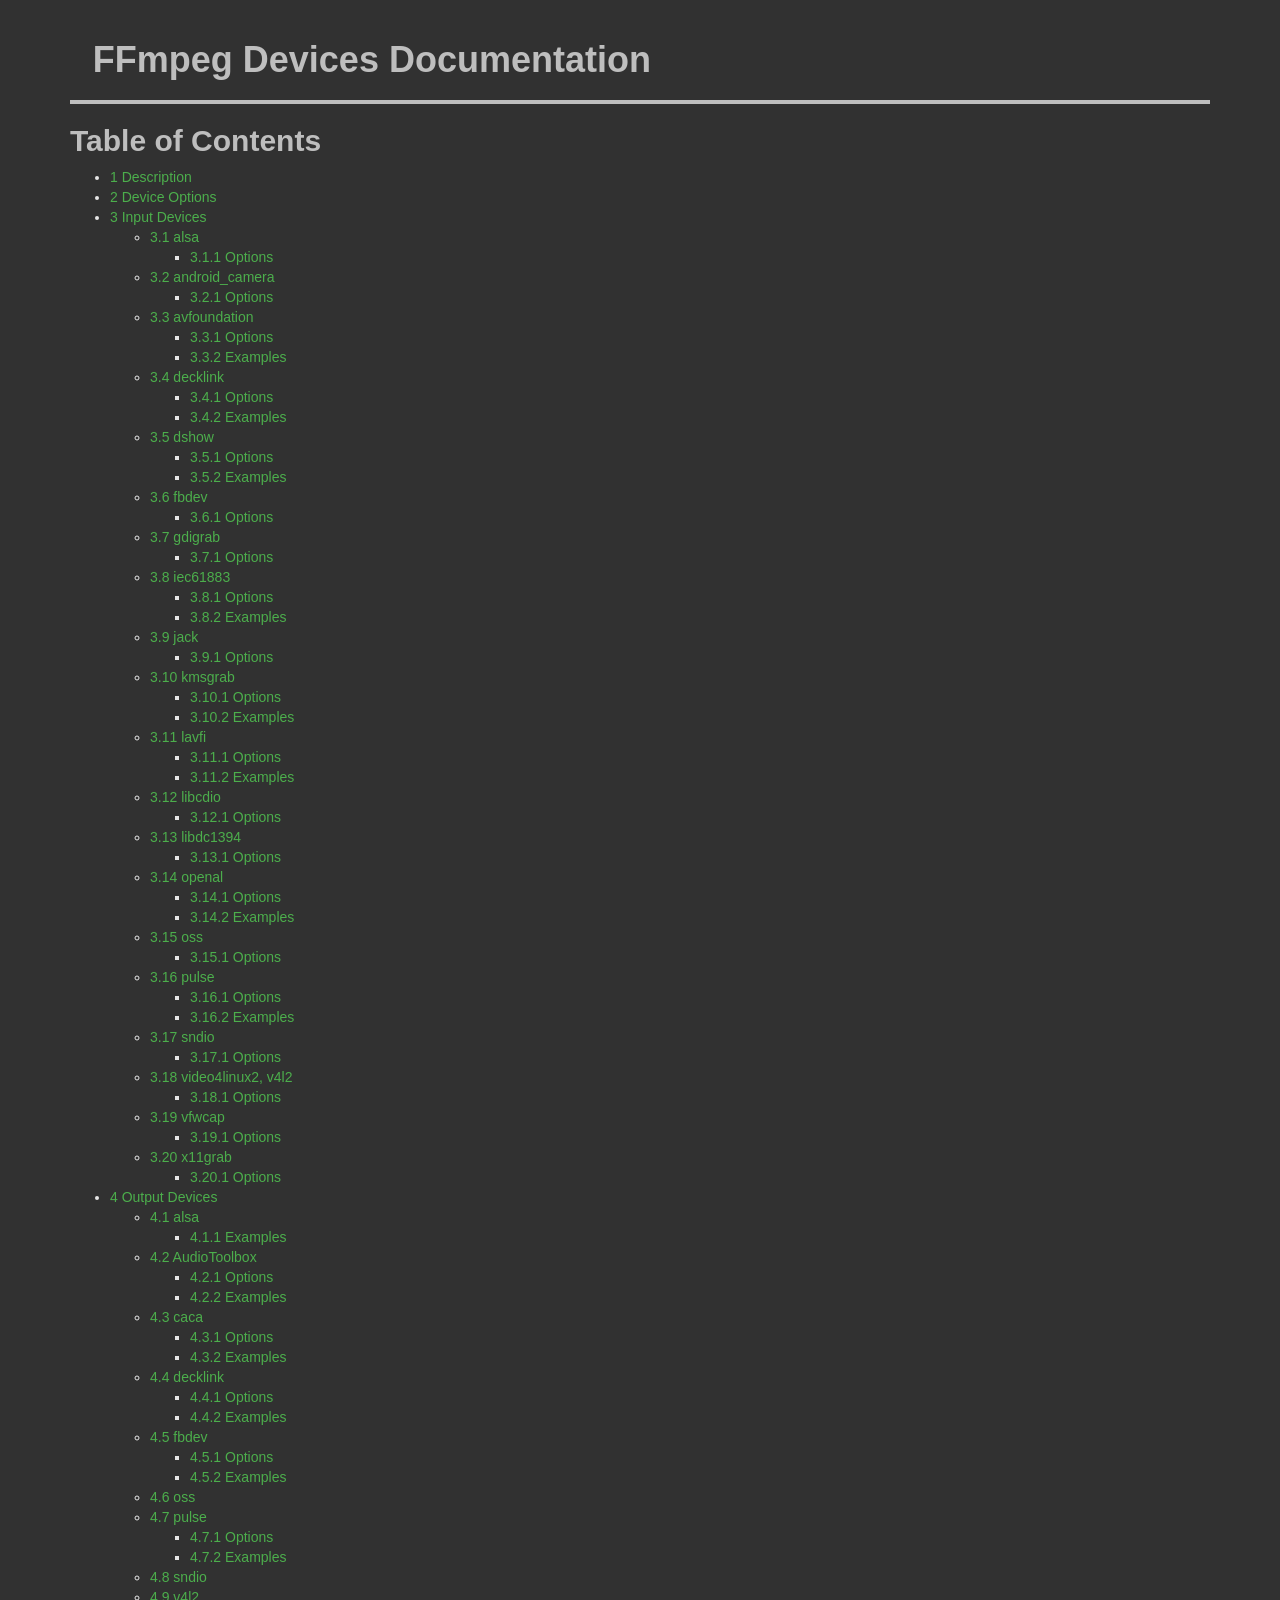
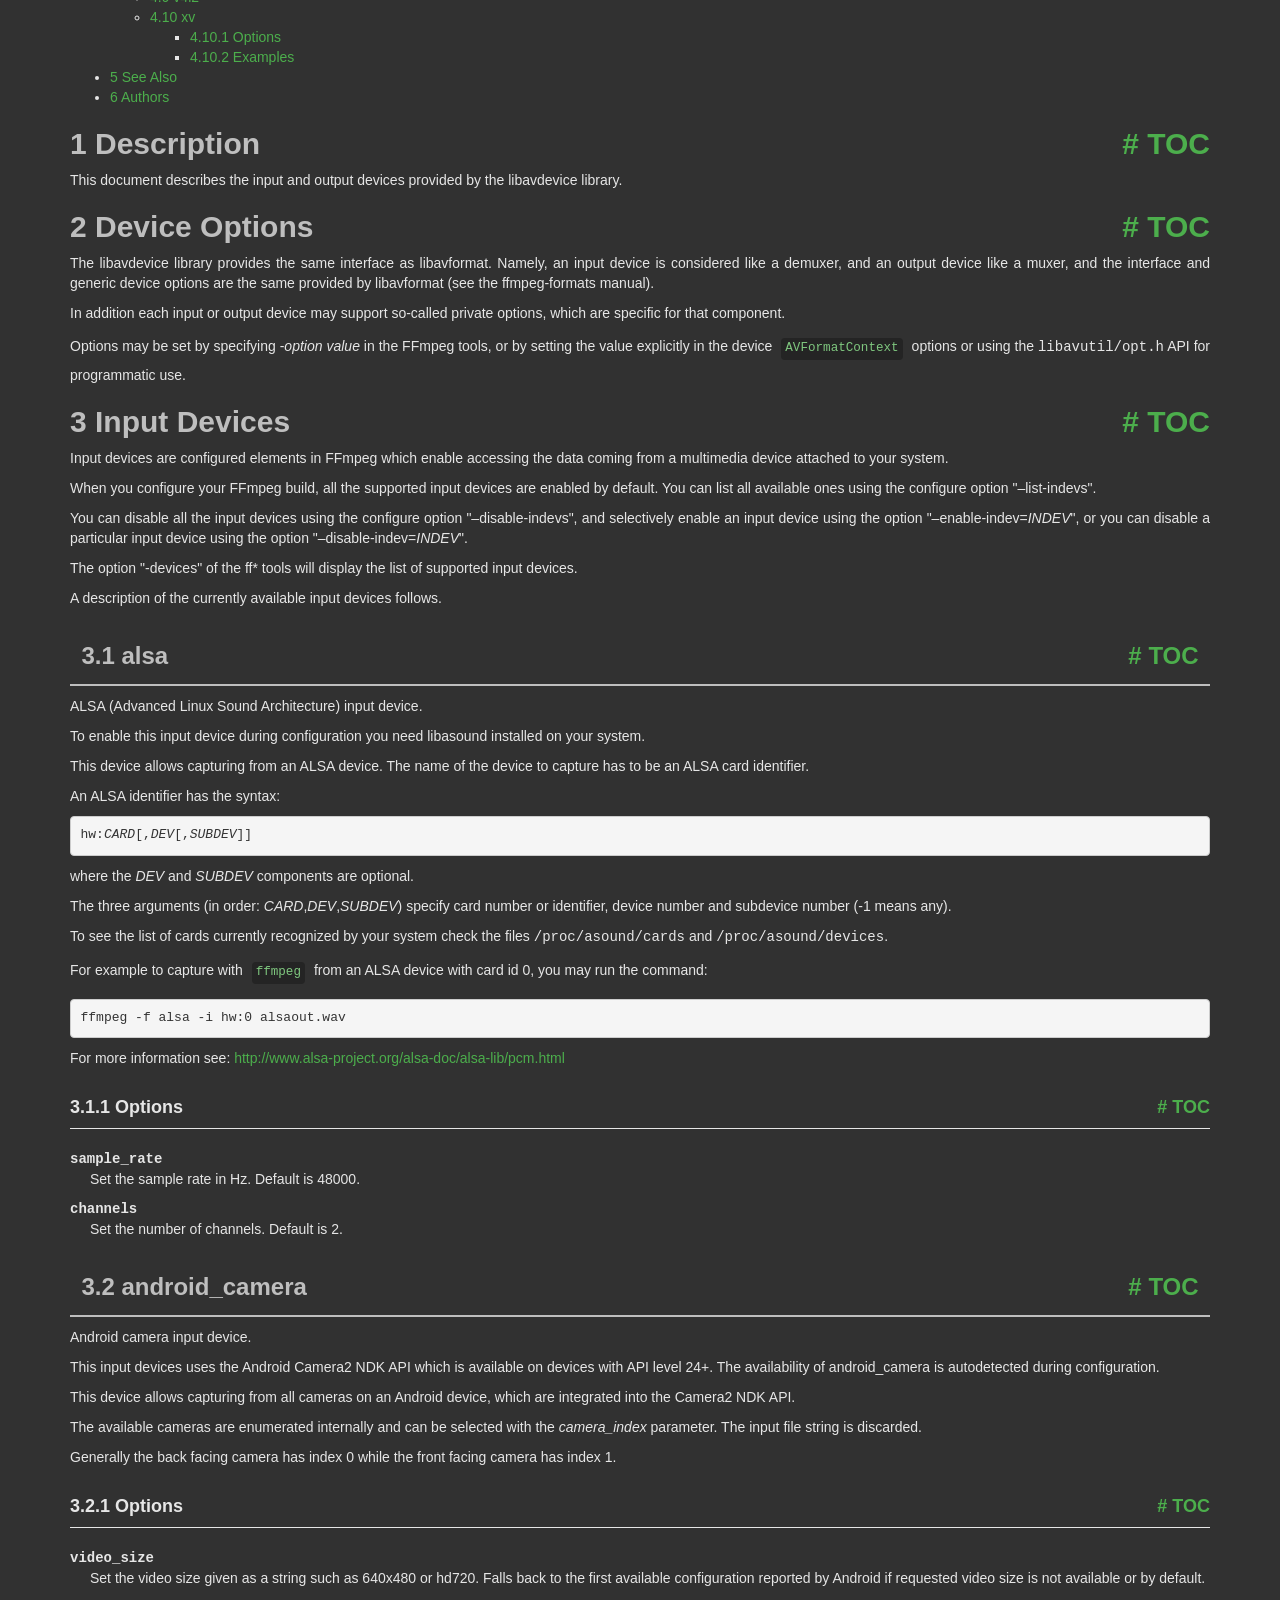
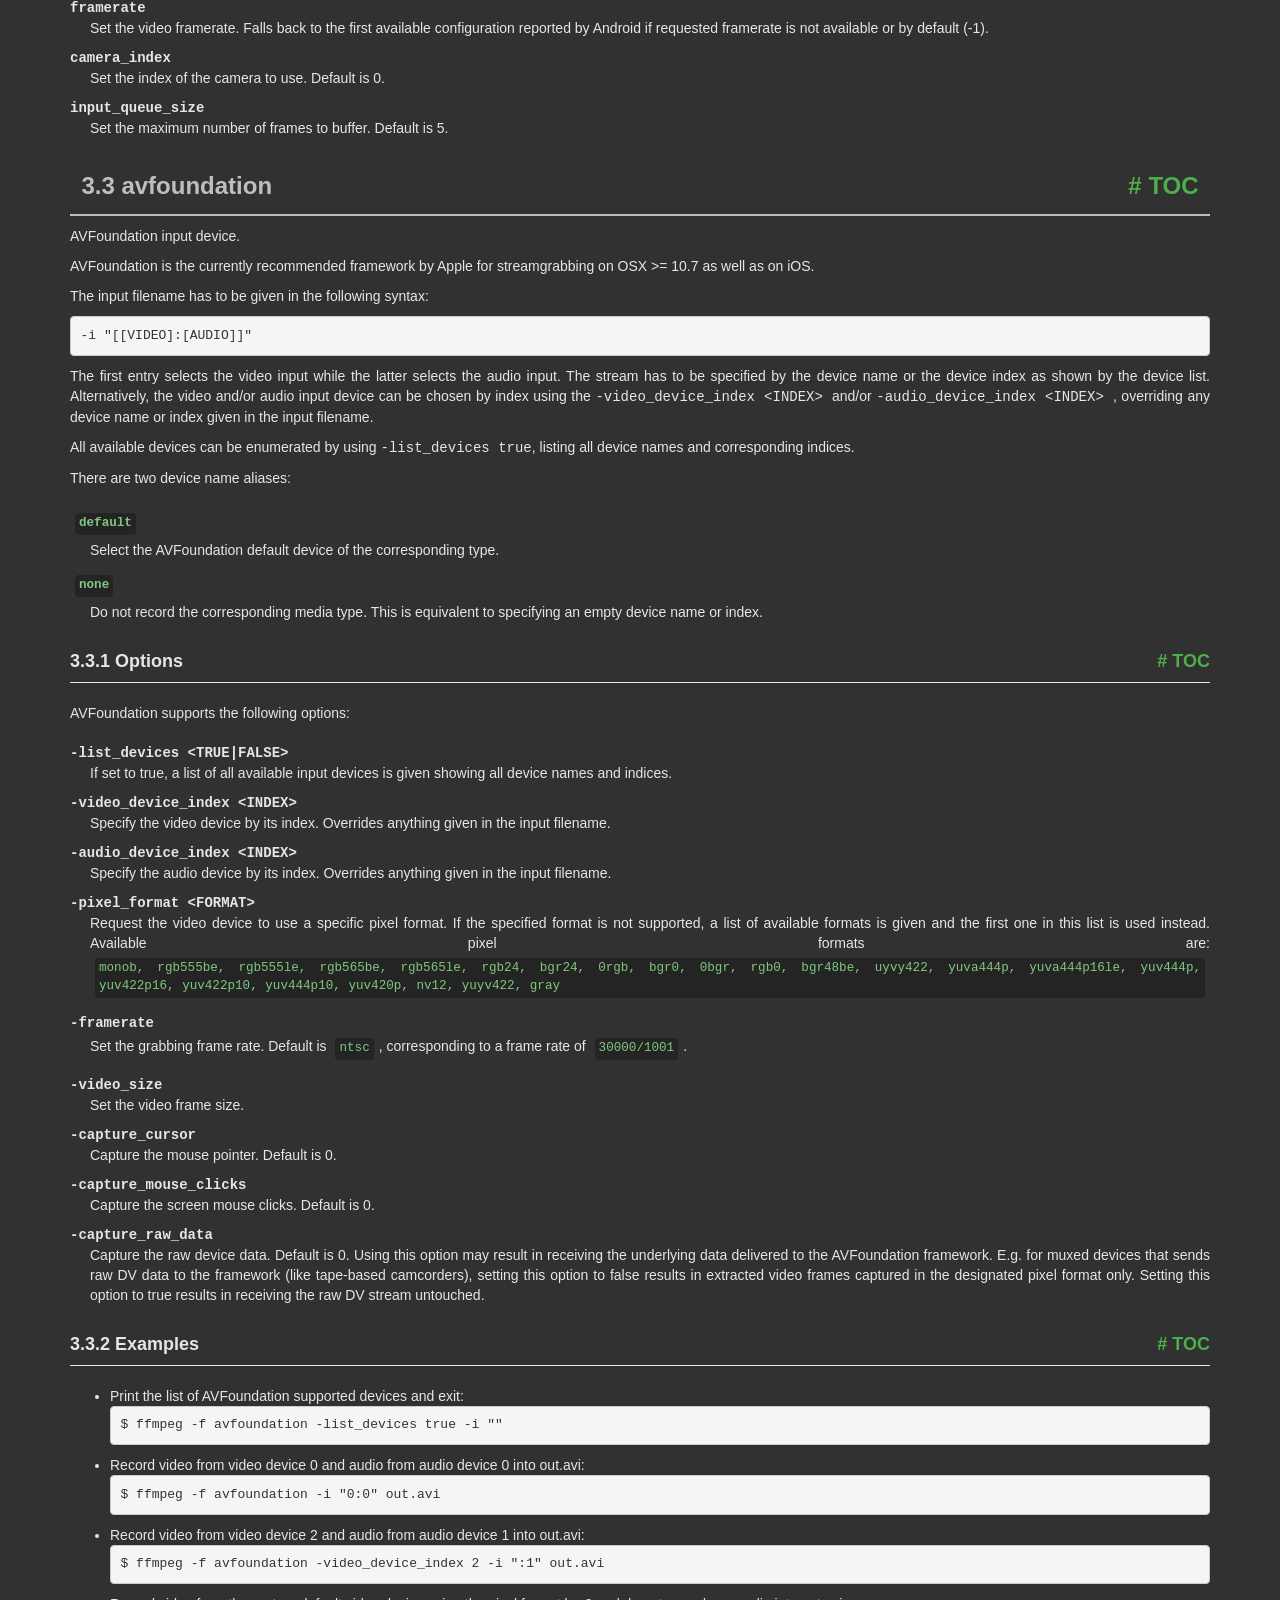
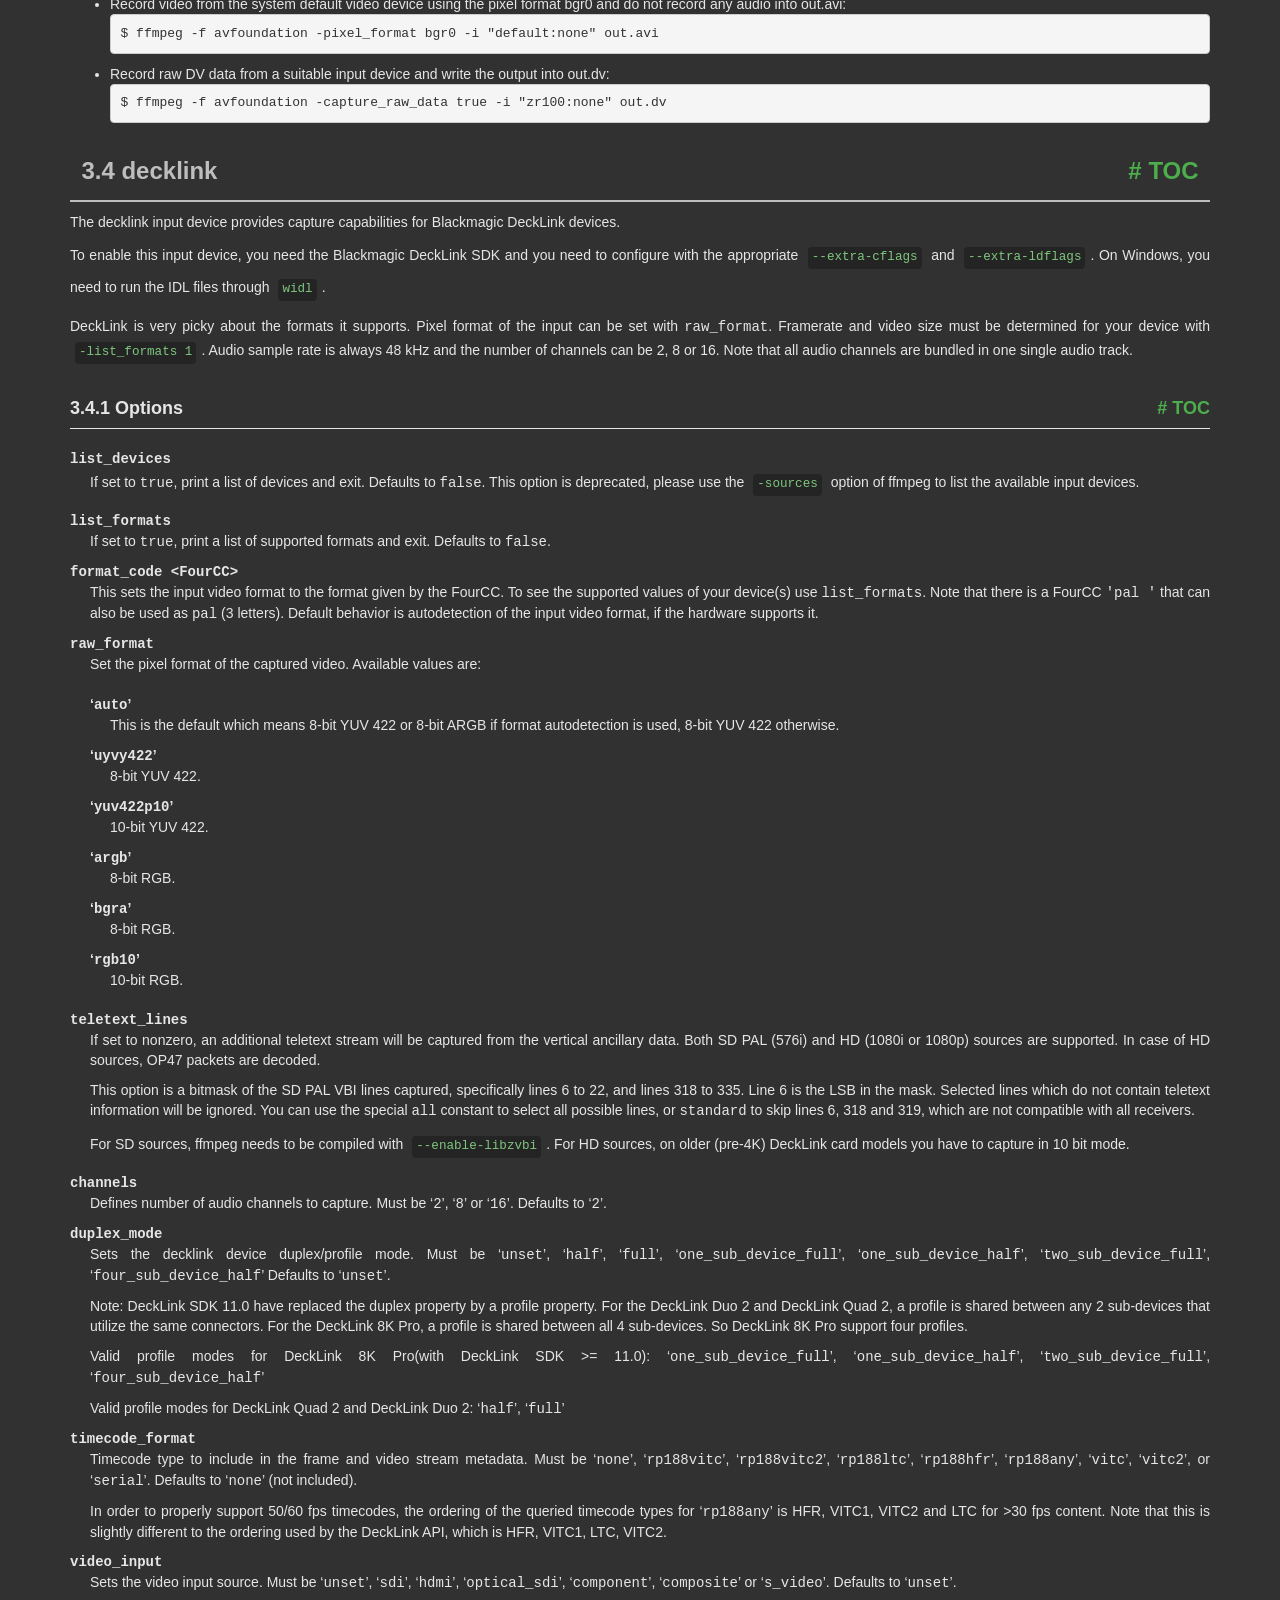
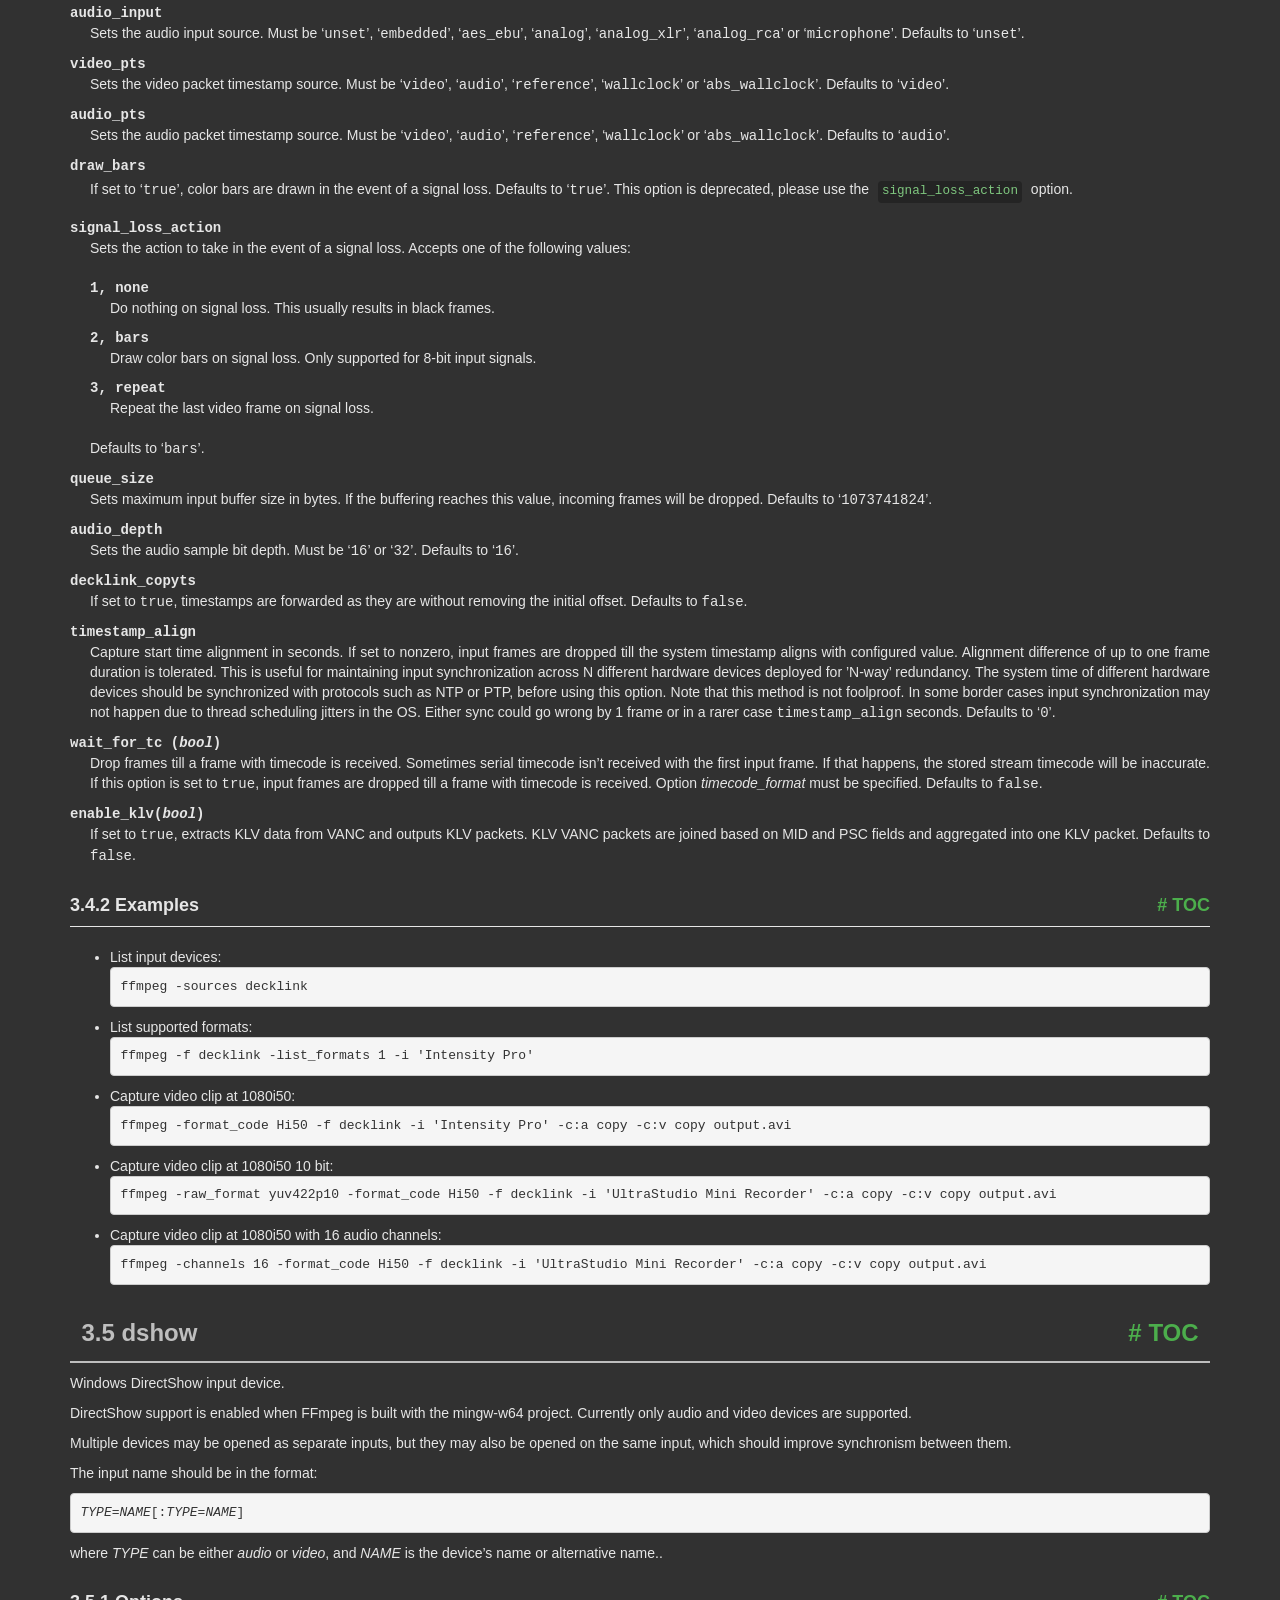
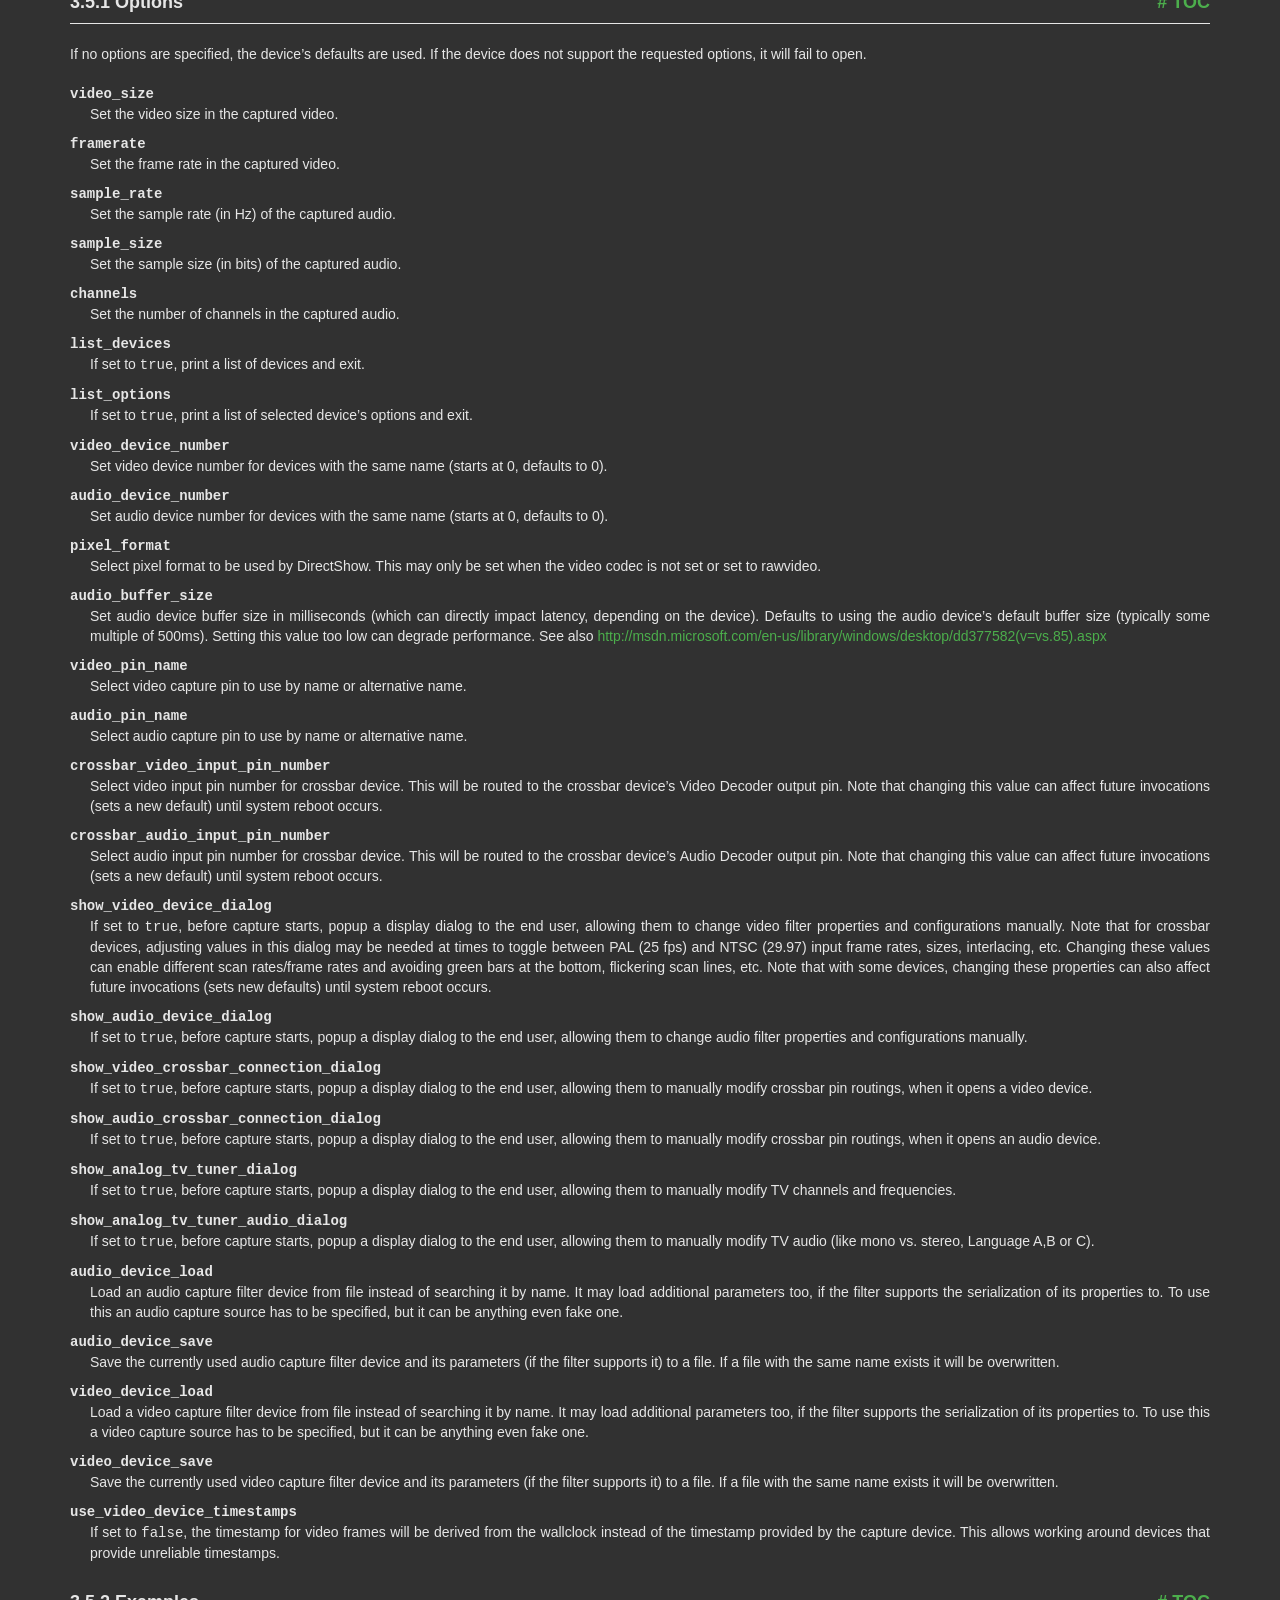
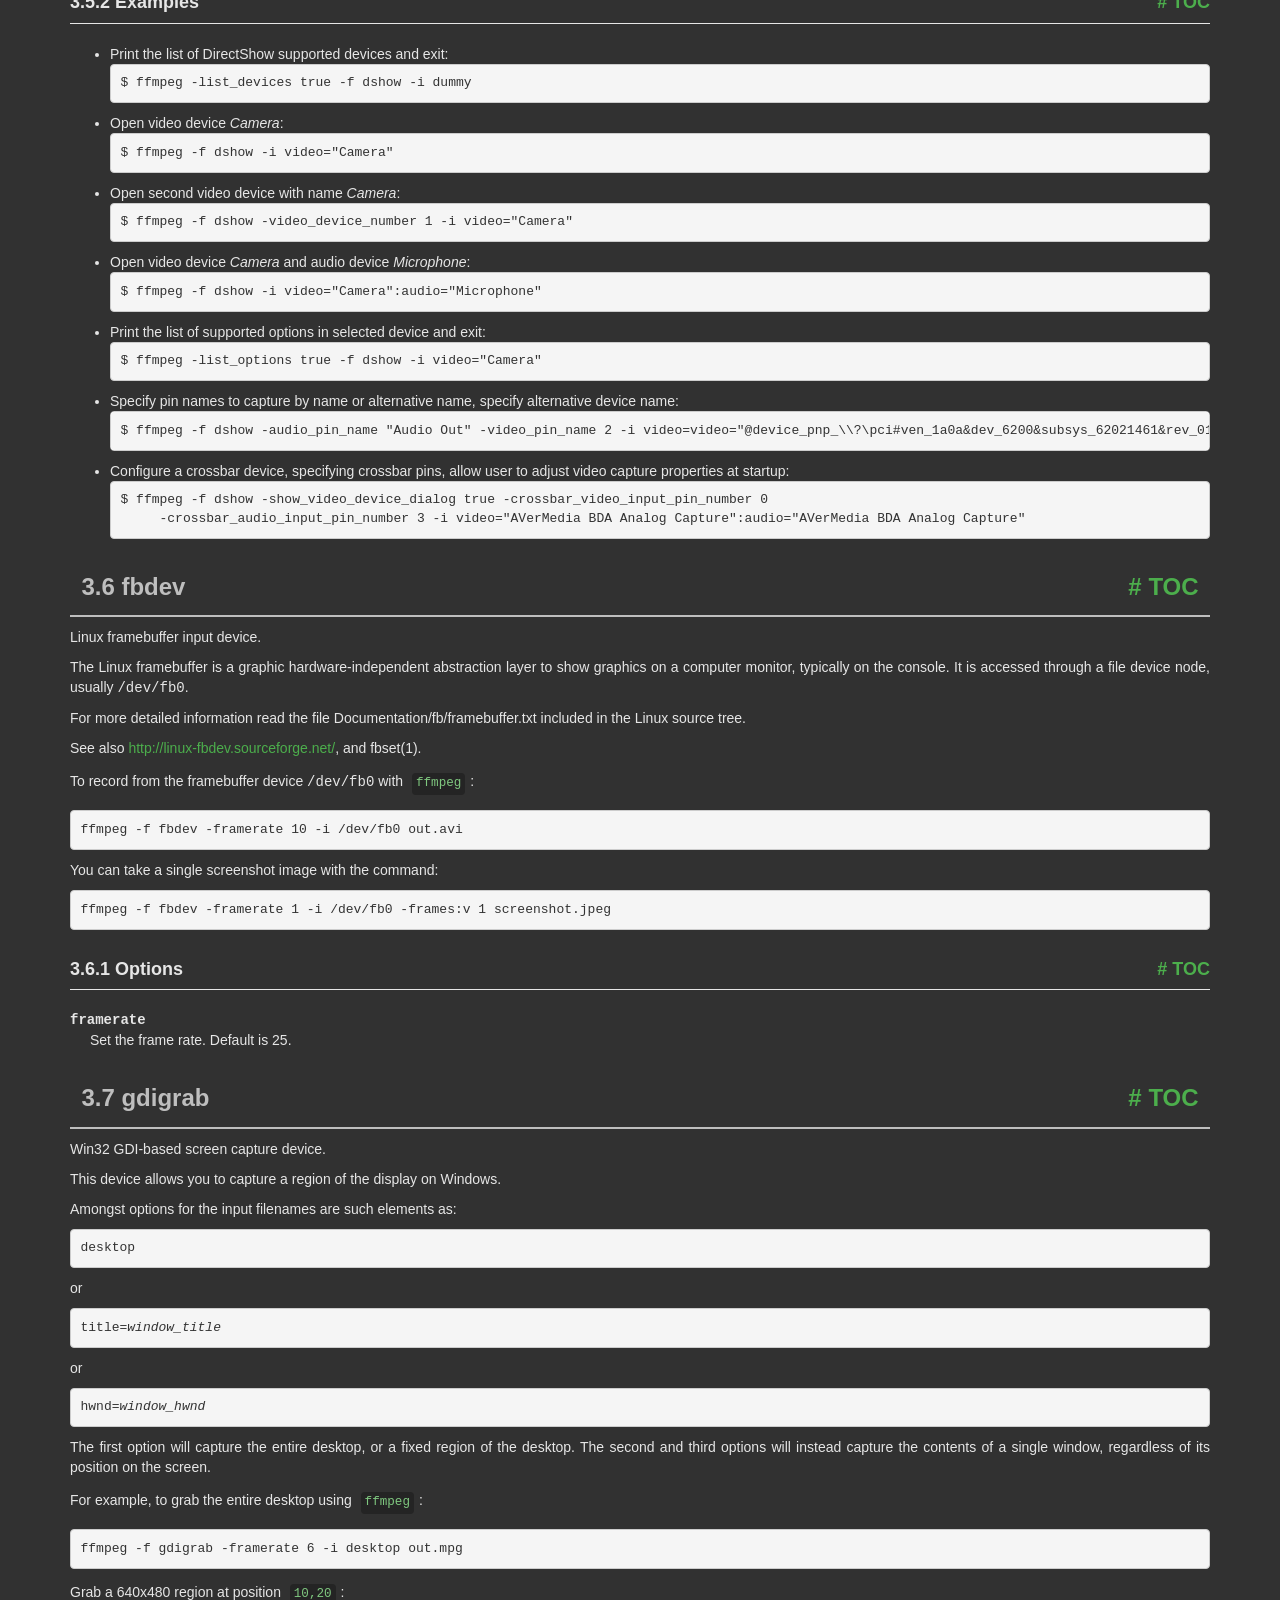
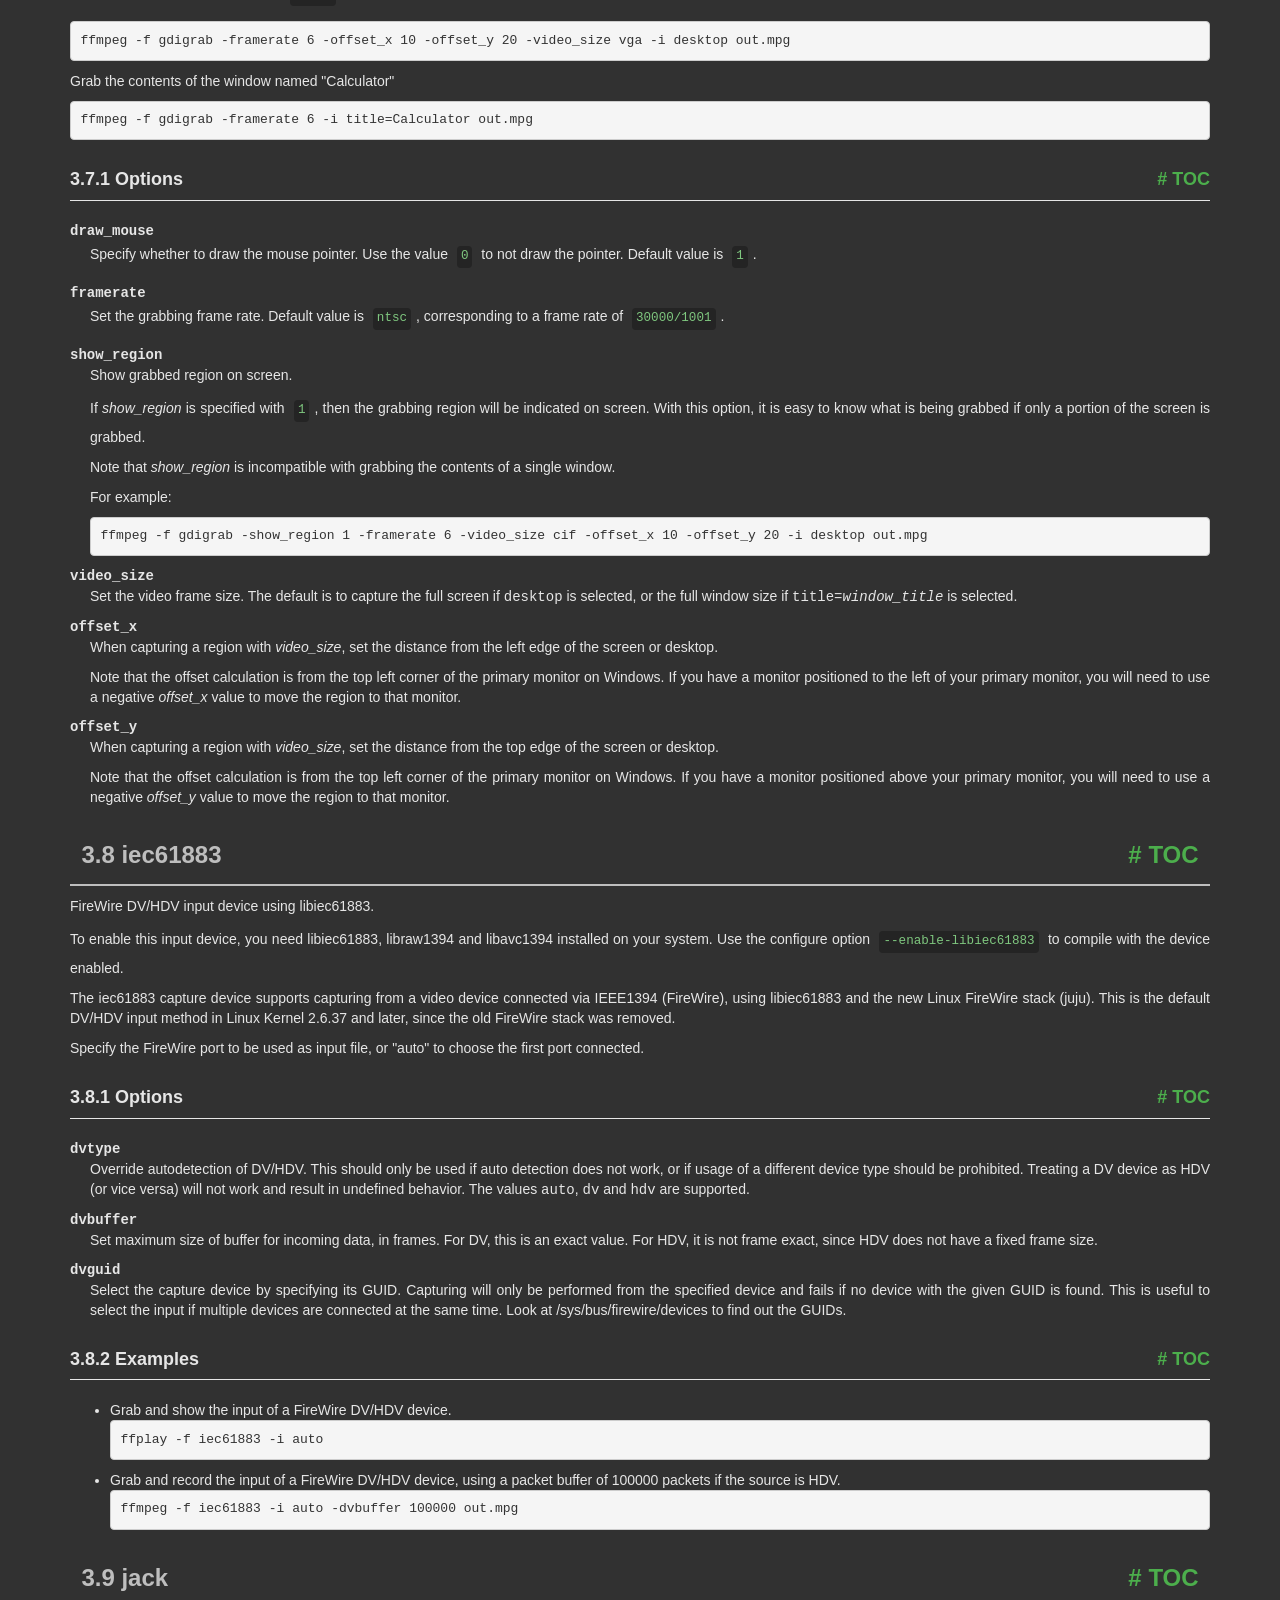
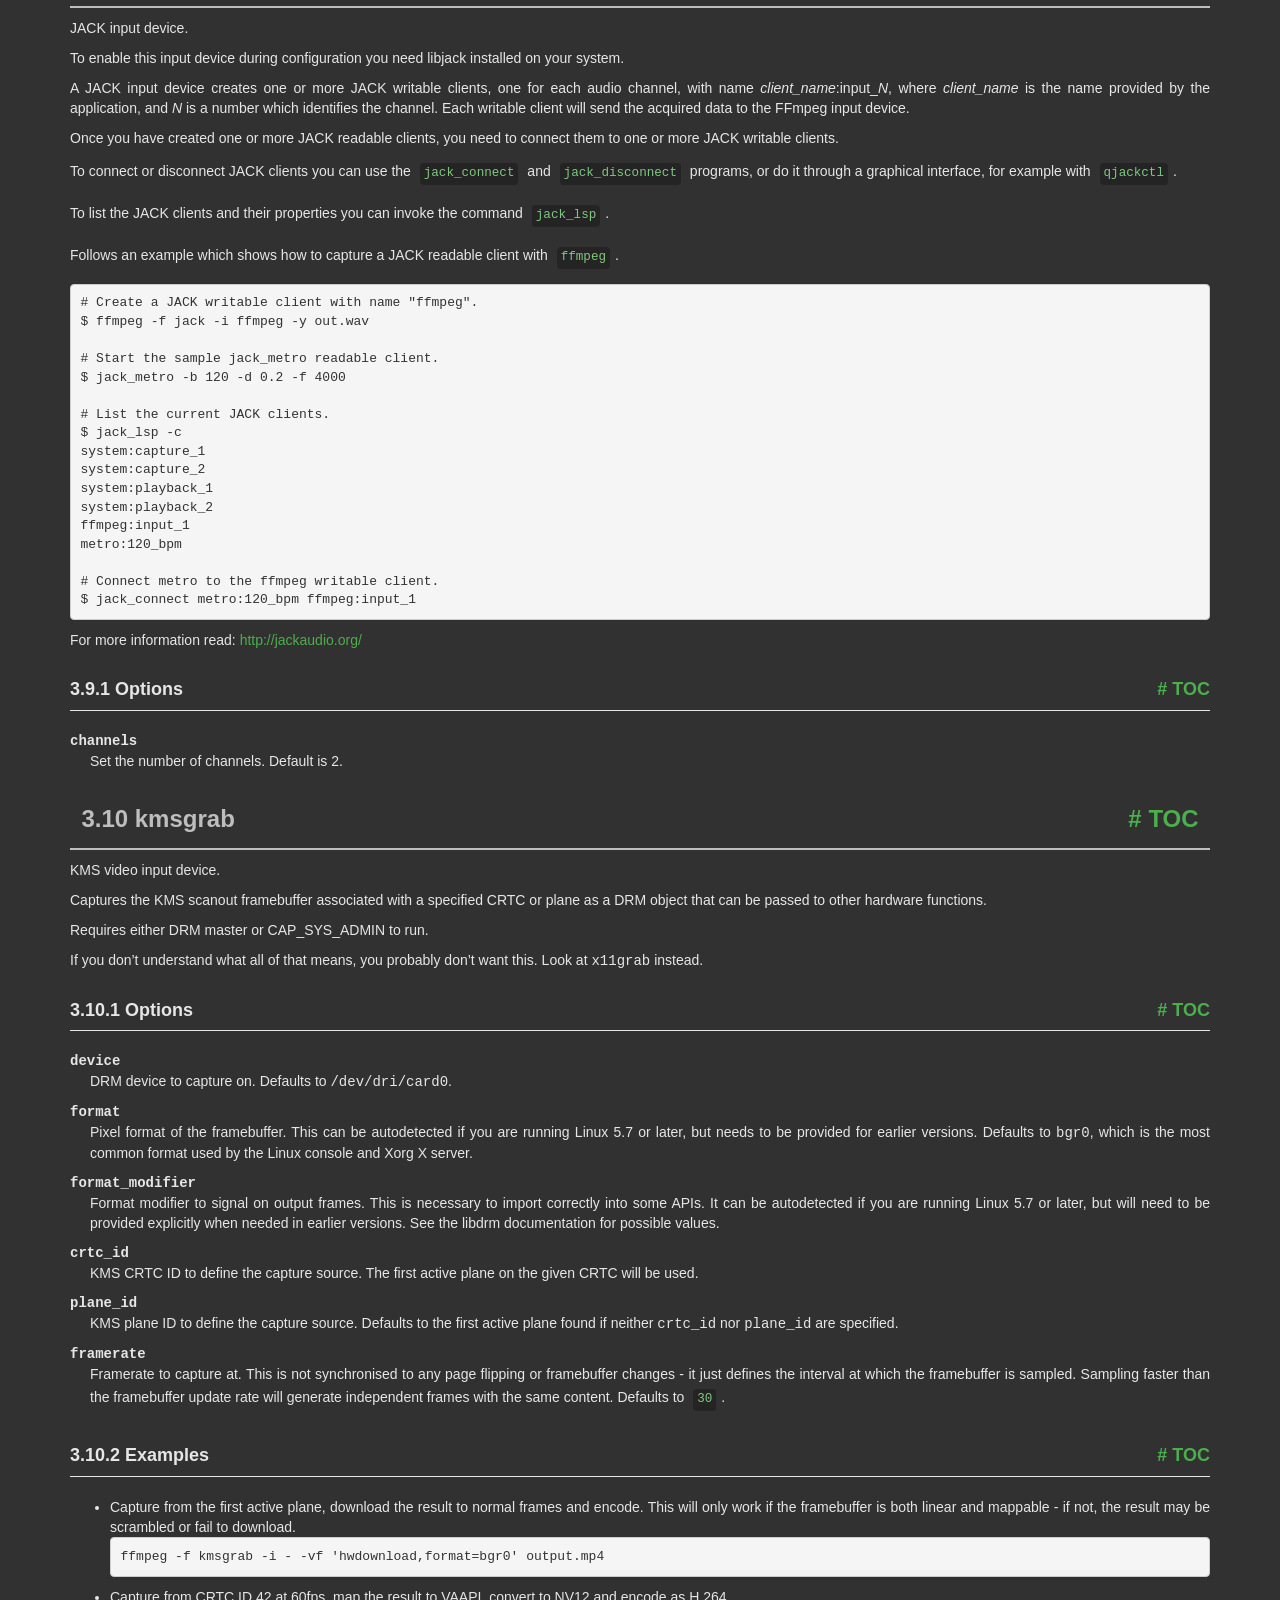
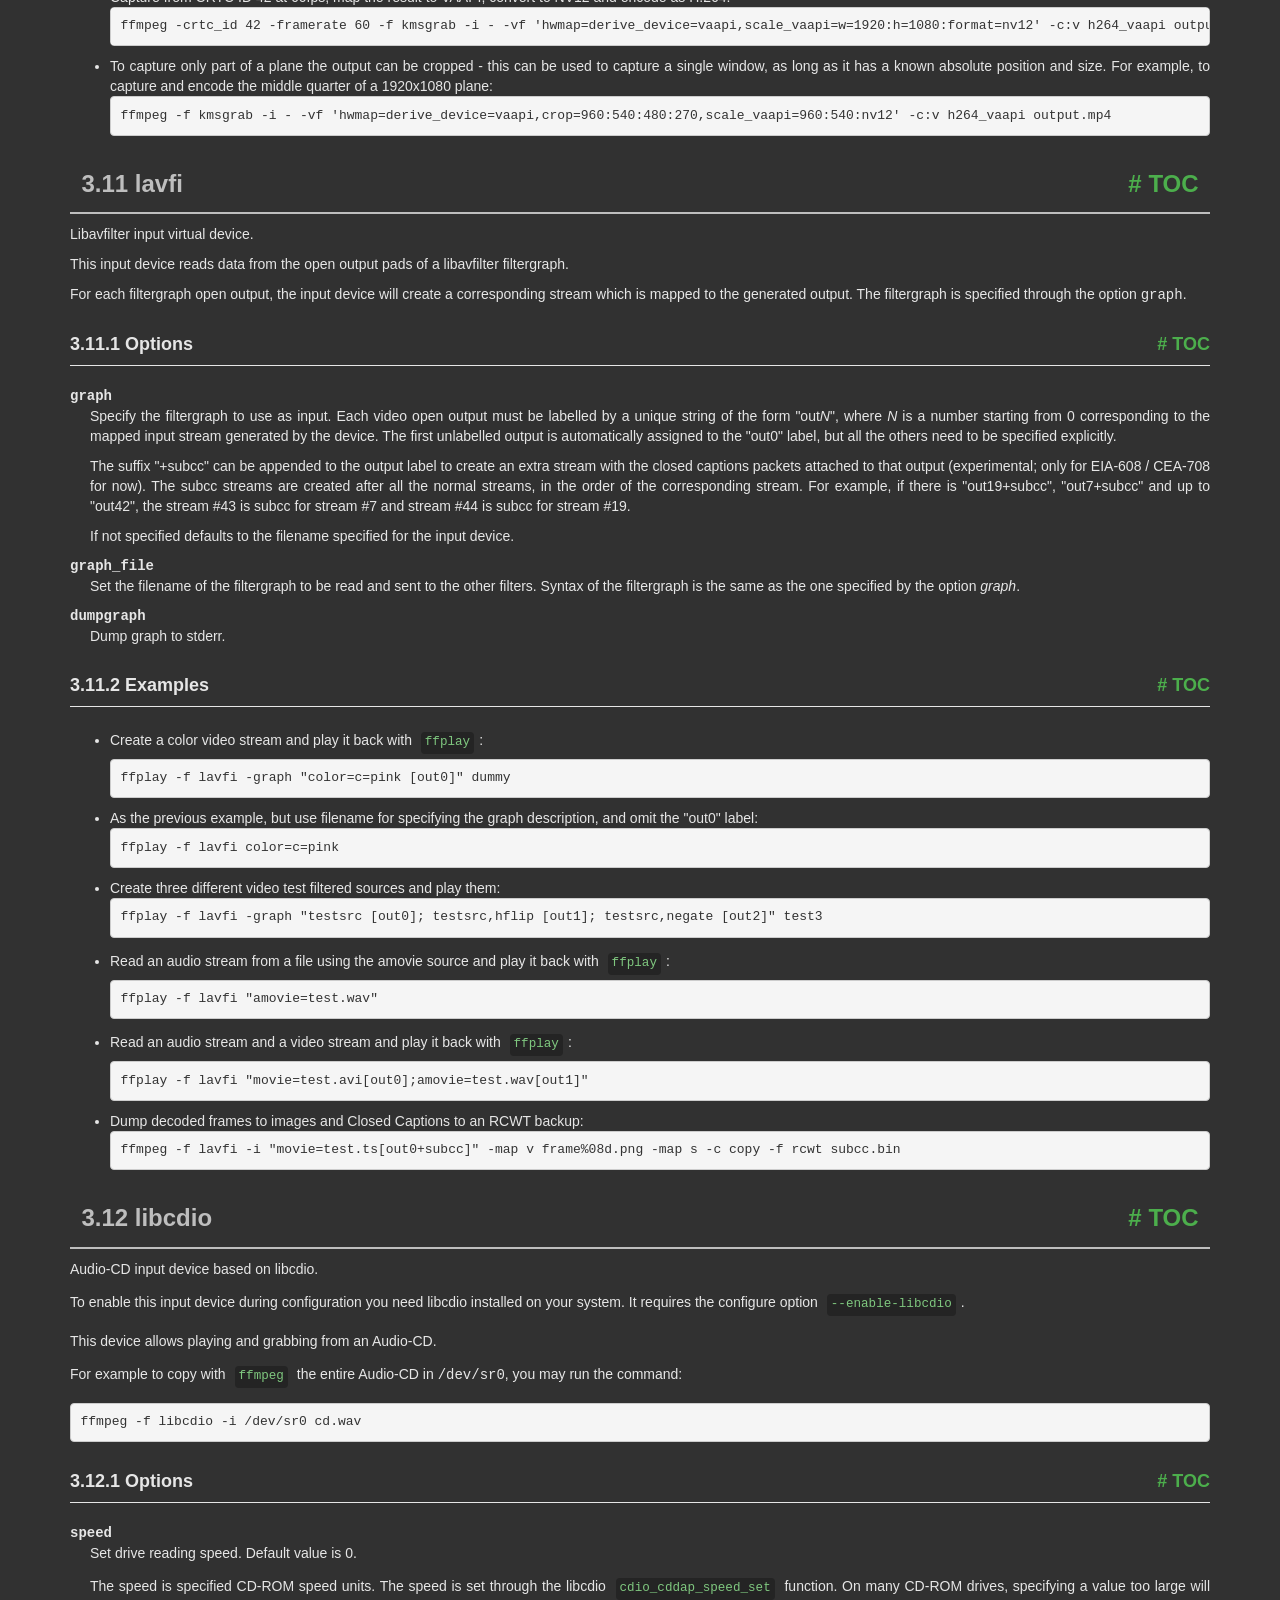
<file: tools/ffmpeg-extract/ffmpeg-8.1-essentials_build/doc/ffmpeg-devices.html>
<!DOCTYPE html PUBLIC "-//W3C//DTD HTML 4.01 Transitional//EN" "http://www.w3.org/TR/html4/loose.dtd">
<html>
<!-- Created by GNU Texinfo 7.2, https://www.gnu.org/software/texinfo/ -->
  <head>
    <meta charset="utf-8">
    <title>
      FFmpeg Devices Documentation
    </title>
    <meta name="viewport" content="width=device-width,initial-scale=1.0">
    <link rel="stylesheet" type="text/css" href="bootstrap.min.css">
    <link rel="stylesheet" type="text/css" href="style.min.css">
  </head>
  <body>
    <div class="container">
      <h1>
      FFmpeg Devices Documentation
      </h1>


<a name="SEC_Top"></a>

<div class="region-contents" id="SEC_Contents">
<h2 class="contents-heading">Table of Contents</h2>

<div class="contents">

<ul class="toc-numbered-mark">
  <li><a id="toc-Description" href="#Description">1 Description</a></li>
  <li><a id="toc-Device-Options" href="#Device-Options">2 Device Options</a></li>
  <li><a id="toc-Input-Devices" href="#Input-Devices">3 Input Devices</a>
  <ul class="toc-numbered-mark">
    <li><a id="toc-alsa" href="#alsa">3.1 alsa</a>
    <ul class="toc-numbered-mark">
      <li><a id="toc-Options" href="#Options">3.1.1 Options</a></li>
    </ul></li>
    <li><a id="toc-android_005fcamera" href="#android_005fcamera">3.2 android_camera</a>
    <ul class="toc-numbered-mark">
      <li><a id="toc-Options-1" href="#Options-1">3.2.1 Options</a></li>
    </ul></li>
    <li><a id="toc-avfoundation" href="#avfoundation">3.3 avfoundation</a>
    <ul class="toc-numbered-mark">
      <li><a id="toc-Options-2" href="#Options-2">3.3.1 Options</a></li>
      <li><a id="toc-Examples" href="#Examples">3.3.2 Examples</a></li>
    </ul></li>
    <li><a id="toc-decklink" href="#decklink">3.4 decklink</a>
    <ul class="toc-numbered-mark">
      <li><a id="toc-Options-3" href="#Options-3">3.4.1 Options</a></li>
      <li><a id="toc-Examples-1" href="#Examples-1">3.4.2 Examples</a></li>
    </ul></li>
    <li><a id="toc-dshow" href="#dshow">3.5 dshow</a>
    <ul class="toc-numbered-mark">
      <li><a id="toc-Options-4" href="#Options-4">3.5.1 Options</a></li>
      <li><a id="toc-Examples-2" href="#Examples-2">3.5.2 Examples</a></li>
    </ul></li>
    <li><a id="toc-fbdev" href="#fbdev">3.6 fbdev</a>
    <ul class="toc-numbered-mark">
      <li><a id="toc-Options-5" href="#Options-5">3.6.1 Options</a></li>
    </ul></li>
    <li><a id="toc-gdigrab" href="#gdigrab">3.7 gdigrab</a>
    <ul class="toc-numbered-mark">
      <li><a id="toc-Options-6" href="#Options-6">3.7.1 Options</a></li>
    </ul></li>
    <li><a id="toc-iec61883" href="#iec61883">3.8 iec61883</a>
    <ul class="toc-numbered-mark">
      <li><a id="toc-Options-7" href="#Options-7">3.8.1 Options</a></li>
      <li><a id="toc-Examples-3" href="#Examples-3">3.8.2 Examples</a></li>
    </ul></li>
    <li><a id="toc-jack" href="#jack">3.9 jack</a>
    <ul class="toc-numbered-mark">
      <li><a id="toc-Options-8" href="#Options-8">3.9.1 Options</a></li>
    </ul></li>
    <li><a id="toc-kmsgrab" href="#kmsgrab">3.10 kmsgrab</a>
    <ul class="toc-numbered-mark">
      <li><a id="toc-Options-9" href="#Options-9">3.10.1 Options</a></li>
      <li><a id="toc-Examples-4" href="#Examples-4">3.10.2 Examples</a></li>
    </ul></li>
    <li><a id="toc-lavfi" href="#lavfi">3.11 lavfi</a>
    <ul class="toc-numbered-mark">
      <li><a id="toc-Options-10" href="#Options-10">3.11.1 Options</a></li>
      <li><a id="toc-Examples-5" href="#Examples-5">3.11.2 Examples</a></li>
    </ul></li>
    <li><a id="toc-libcdio" href="#libcdio">3.12 libcdio</a>
    <ul class="toc-numbered-mark">
      <li><a id="toc-Options-11" href="#Options-11">3.12.1 Options</a></li>
    </ul></li>
    <li><a id="toc-libdc1394" href="#libdc1394">3.13 libdc1394</a>
    <ul class="toc-numbered-mark">
      <li><a id="toc-Options-12" href="#Options-12">3.13.1 Options</a></li>
    </ul></li>
    <li><a id="toc-openal" href="#openal">3.14 openal</a>
    <ul class="toc-numbered-mark">
      <li><a id="toc-Options-13" href="#Options-13">3.14.1 Options</a></li>
      <li><a id="toc-Examples-6" href="#Examples-6">3.14.2 Examples</a></li>
    </ul></li>
    <li><a id="toc-oss" href="#oss">3.15 oss</a>
    <ul class="toc-numbered-mark">
      <li><a id="toc-Options-14" href="#Options-14">3.15.1 Options</a></li>
    </ul></li>
    <li><a id="toc-pulse" href="#pulse">3.16 pulse</a>
    <ul class="toc-numbered-mark">
      <li><a id="toc-Options-15" href="#Options-15">3.16.1 Options</a></li>
      <li><a id="toc-Examples-7" href="#Examples-7">3.16.2 Examples</a></li>
    </ul></li>
    <li><a id="toc-sndio" href="#sndio">3.17 sndio</a>
    <ul class="toc-numbered-mark">
      <li><a id="toc-Options-16" href="#Options-16">3.17.1 Options</a></li>
    </ul></li>
    <li><a id="toc-video4linux2_002c-v4l2" href="#video4linux2_002c-v4l2">3.18 video4linux2, v4l2</a>
    <ul class="toc-numbered-mark">
      <li><a id="toc-Options-17" href="#Options-17">3.18.1 Options</a></li>
    </ul></li>
    <li><a id="toc-vfwcap" href="#vfwcap">3.19 vfwcap</a>
    <ul class="toc-numbered-mark">
      <li><a id="toc-Options-18" href="#Options-18">3.19.1 Options</a></li>
    </ul></li>
    <li><a id="toc-x11grab" href="#x11grab">3.20 x11grab</a>
    <ul class="toc-numbered-mark">
      <li><a id="toc-Options-19" href="#Options-19">3.20.1 Options</a></li>
    </ul></li>
  </ul></li>
  <li><a id="toc-Output-Devices" href="#Output-Devices">4 Output Devices</a>
  <ul class="toc-numbered-mark">
    <li><a id="toc-alsa-1" href="#alsa-1">4.1 alsa</a>
    <ul class="toc-numbered-mark">
      <li><a id="toc-Examples-8" href="#Examples-8">4.1.1 Examples</a></li>
    </ul></li>
    <li><a id="toc-AudioToolbox" href="#AudioToolbox">4.2 AudioToolbox</a>
    <ul class="toc-numbered-mark">
      <li><a id="toc-Options-20" href="#Options-20">4.2.1 Options</a></li>
      <li><a id="toc-Examples-9" href="#Examples-9">4.2.2 Examples</a></li>
    </ul></li>
    <li><a id="toc-caca" href="#caca">4.3 caca</a>
    <ul class="toc-numbered-mark">
      <li><a id="toc-Options-21" href="#Options-21">4.3.1 Options</a></li>
      <li><a id="toc-Examples-10" href="#Examples-10">4.3.2 Examples</a></li>
    </ul></li>
    <li><a id="toc-decklink-1" href="#decklink-1">4.4 decklink</a>
    <ul class="toc-numbered-mark">
      <li><a id="toc-Options-22" href="#Options-22">4.4.1 Options</a></li>
      <li><a id="toc-Examples-11" href="#Examples-11">4.4.2 Examples</a></li>
    </ul></li>
    <li><a id="toc-fbdev-1" href="#fbdev-1">4.5 fbdev</a>
    <ul class="toc-numbered-mark">
      <li><a id="toc-Options-23" href="#Options-23">4.5.1 Options</a></li>
      <li><a id="toc-Examples-12" href="#Examples-12">4.5.2 Examples</a></li>
    </ul></li>
    <li><a id="toc-oss-1" href="#oss-1">4.6 oss</a></li>
    <li><a id="toc-pulse-1" href="#pulse-1">4.7 pulse</a>
    <ul class="toc-numbered-mark">
      <li><a id="toc-Options-24" href="#Options-24">4.7.1 Options</a></li>
      <li><a id="toc-Examples-13" href="#Examples-13">4.7.2 Examples</a></li>
    </ul></li>
    <li><a id="toc-sndio-1" href="#sndio-1">4.8 sndio</a></li>
    <li><a id="toc-v4l2" href="#v4l2">4.9 v4l2</a></li>
    <li><a id="toc-xv" href="#xv">4.10 xv</a>
    <ul class="toc-numbered-mark">
      <li><a id="toc-Options-25" href="#Options-25">4.10.1 Options</a></li>
      <li><a id="toc-Examples-14" href="#Examples-14">4.10.2 Examples</a></li>
    </ul></li>
  </ul></li>
  <li><a id="toc-See-Also" href="#See-Also">5 See Also</a></li>
  <li><a id="toc-Authors" href="#Authors">6 Authors</a></li>
</ul>
</div>
</div>

<a name="Description"></a>
<h2 class="chapter">1 Description<span class="pull-right"><a class="anchor hidden-xs" href="#Description" aria-hidden="true">#</a> <a class="anchor hidden-xs"href="#toc-Description" aria-hidden="true">TOC</a></span></h2>

<p>This document describes the input and output devices provided by the
libavdevice library.
</p>

<a name="Device-Options"></a>
<h2 class="chapter">2 Device Options<span class="pull-right"><a class="anchor hidden-xs" href="#Device-Options" aria-hidden="true">#</a> <a class="anchor hidden-xs"href="#toc-Device-Options" aria-hidden="true">TOC</a></span></h2>

<p>The libavdevice library provides the same interface as
libavformat. Namely, an input device is considered like a demuxer, and
an output device like a muxer, and the interface and generic device
options are the same provided by libavformat (see the ffmpeg-formats
manual).
</p>
<p>In addition each input or output device may support so-called private
options, which are specific for that component.
</p>
<p>Options may be set by specifying -<var class="var">option</var> <var class="var">value</var> in the
FFmpeg tools, or by setting the value explicitly in the device
<code class="code">AVFormatContext</code> options or using the <samp class="file">libavutil/opt.h</samp> API
for programmatic use.
</p>

<a name="Input-Devices"></a>
<h2 class="chapter">3 Input Devices<span class="pull-right"><a class="anchor hidden-xs" href="#Input-Devices" aria-hidden="true">#</a> <a class="anchor hidden-xs"href="#toc-Input-Devices" aria-hidden="true">TOC</a></span></h2>

<p>Input devices are configured elements in FFmpeg which enable accessing
the data coming from a multimedia device attached to your system.
</p>
<p>When you configure your FFmpeg build, all the supported input devices
are enabled by default. You can list all available ones using the
configure option &quot;&ndash;list-indevs&quot;.
</p>
<p>You can disable all the input devices using the configure option
&quot;&ndash;disable-indevs&quot;, and selectively enable an input device using the
option &quot;&ndash;enable-indev=<var class="var">INDEV</var>&quot;, or you can disable a particular
input device using the option &quot;&ndash;disable-indev=<var class="var">INDEV</var>&quot;.
</p>
<p>The option &quot;-devices&quot; of the ff* tools will display the list of
supported input devices.
</p>
<p>A description of the currently available input devices follows.
</p>
<a name="alsa"></a>
<h3 class="section">3.1 alsa<span class="pull-right"><a class="anchor hidden-xs" href="#alsa" aria-hidden="true">#</a> <a class="anchor hidden-xs"href="#toc-alsa" aria-hidden="true">TOC</a></span></h3>

<p>ALSA (Advanced Linux Sound Architecture) input device.
</p>
<p>To enable this input device during configuration you need libasound
installed on your system.
</p>
<p>This device allows capturing from an ALSA device. The name of the
device to capture has to be an ALSA card identifier.
</p>
<p>An ALSA identifier has the syntax:
</p><div class="example">
<pre class="example-preformatted">hw:<var class="var">CARD</var>[,<var class="var">DEV</var>[,<var class="var">SUBDEV</var>]]
</pre></div>

<p>where the <var class="var">DEV</var> and <var class="var">SUBDEV</var> components are optional.
</p>
<p>The three arguments (in order: <var class="var">CARD</var>,<var class="var">DEV</var>,<var class="var">SUBDEV</var>)
specify card number or identifier, device number and subdevice number
(-1 means any).
</p>
<p>To see the list of cards currently recognized by your system check the
files <samp class="file">/proc/asound/cards</samp> and <samp class="file">/proc/asound/devices</samp>.
</p>
<p>For example to capture with <code class="command">ffmpeg</code> from an ALSA device with
card id 0, you may run the command:
</p><div class="example">
<pre class="example-preformatted">ffmpeg -f alsa -i hw:0 alsaout.wav
</pre></div>

<p>For more information see:
<a class="url" href="http://www.alsa-project.org/alsa-doc/alsa-lib/pcm.html">http://www.alsa-project.org/alsa-doc/alsa-lib/pcm.html</a>
</p>
<a name="Options"></a>
<h4 class="subsection">3.1.1 Options<span class="pull-right"><a class="anchor hidden-xs" href="#Options" aria-hidden="true">#</a> <a class="anchor hidden-xs"href="#toc-Options" aria-hidden="true">TOC</a></span></h4>

<dl class="table">
<dt><samp class="option">sample_rate</samp></dt>
<dd><p>Set the sample rate in Hz. Default is 48000.
</p>
</dd>
<dt><samp class="option">channels</samp></dt>
<dd><p>Set the number of channels. Default is 2.
</p>
</dd>
</dl>

<a name="android_005fcamera"></a>
<h3 class="section">3.2 android_camera<span class="pull-right"><a class="anchor hidden-xs" href="#android_005fcamera" aria-hidden="true">#</a> <a class="anchor hidden-xs"href="#toc-android_005fcamera" aria-hidden="true">TOC</a></span></h3>

<p>Android camera input device.
</p>
<p>This input devices uses the Android Camera2 NDK API which is
available on devices with API level 24+. The availability of
android_camera is autodetected during configuration.
</p>
<p>This device allows capturing from all cameras on an Android device,
which are integrated into the Camera2 NDK API.
</p>
<p>The available cameras are enumerated internally and can be selected
with the <var class="var">camera_index</var> parameter. The input file string is
discarded.
</p>
<p>Generally the back facing camera has index 0 while the front facing
camera has index 1.
</p>
<a name="Options-1"></a>
<h4 class="subsection">3.2.1 Options<span class="pull-right"><a class="anchor hidden-xs" href="#Options-1" aria-hidden="true">#</a> <a class="anchor hidden-xs"href="#toc-Options-1" aria-hidden="true">TOC</a></span></h4>

<dl class="table">
<dt><samp class="option">video_size</samp></dt>
<dd><p>Set the video size given as a string such as 640x480 or hd720.
Falls back to the first available configuration reported by
Android if requested video size is not available or by default.
</p>
</dd>
<dt><samp class="option">framerate</samp></dt>
<dd><p>Set the video framerate.
Falls back to the first available configuration reported by
Android if requested framerate is not available or by default (-1).
</p>
</dd>
<dt><samp class="option">camera_index</samp></dt>
<dd><p>Set the index of the camera to use. Default is 0.
</p>
</dd>
<dt><samp class="option">input_queue_size</samp></dt>
<dd><p>Set the maximum number of frames to buffer. Default is 5.
</p>
</dd>
</dl>

<a name="avfoundation"></a>
<h3 class="section">3.3 avfoundation<span class="pull-right"><a class="anchor hidden-xs" href="#avfoundation" aria-hidden="true">#</a> <a class="anchor hidden-xs"href="#toc-avfoundation" aria-hidden="true">TOC</a></span></h3>

<p>AVFoundation input device.
</p>
<p>AVFoundation is the currently recommended framework by Apple for streamgrabbing on OSX &gt;= 10.7 as well as on iOS.
</p>
<p>The input filename has to be given in the following syntax:
</p><div class="example">
<pre class="example-preformatted">-i &quot;[[VIDEO]:[AUDIO]]&quot;
</pre></div>
<p>The first entry selects the video input while the latter selects the audio input.
The stream has to be specified by the device name or the device index as shown by the device list.
Alternatively, the video and/or audio input device can be chosen by index using the
<samp class="option">
    -video_device_index &lt;INDEX&gt;
</samp>
and/or
<samp class="option">
    -audio_device_index &lt;INDEX&gt;
</samp>
, overriding any
device name or index given in the input filename.
</p>
<p>All available devices can be enumerated by using <samp class="option">-list_devices true</samp>, listing
all device names and corresponding indices.
</p>
<p>There are two device name aliases:
</p><dl class="table">
<dt><code class="code">default</code></dt>
<dd><p>Select the AVFoundation default device of the corresponding type.
</p>
</dd>
<dt><code class="code">none</code></dt>
<dd><p>Do not record the corresponding media type.
This is equivalent to specifying an empty device name or index.
</p>
</dd>
</dl>

<a name="Options-2"></a>
<h4 class="subsection">3.3.1 Options<span class="pull-right"><a class="anchor hidden-xs" href="#Options-2" aria-hidden="true">#</a> <a class="anchor hidden-xs"href="#toc-Options-2" aria-hidden="true">TOC</a></span></h4>

<p>AVFoundation supports the following options:
</p>
<dl class="table">
<dt><samp class="option">-list_devices &lt;TRUE|FALSE&gt;</samp></dt>
<dd><p>If set to true, a list of all available input devices is given showing all
device names and indices.
</p>
</dd>
<dt><samp class="option">-video_device_index &lt;INDEX&gt;</samp></dt>
<dd><p>Specify the video device by its index. Overrides anything given in the input filename.
</p>
</dd>
<dt><samp class="option">-audio_device_index &lt;INDEX&gt;</samp></dt>
<dd><p>Specify the audio device by its index. Overrides anything given in the input filename.
</p>
</dd>
<dt><samp class="option">-pixel_format &lt;FORMAT&gt;</samp></dt>
<dd><p>Request the video device to use a specific pixel format.
If the specified format is not supported, a list of available formats is given
and the first one in this list is used instead. Available pixel formats are:
<code class="code">monob, rgb555be, rgb555le, rgb565be, rgb565le, rgb24, bgr24, 0rgb, bgr0, 0bgr, rgb0,
 bgr48be, uyvy422, yuva444p, yuva444p16le, yuv444p, yuv422p16, yuv422p10, yuv444p10,
 yuv420p, nv12, yuyv422, gray</code>
</p>
</dd>
<dt><samp class="option">-framerate</samp></dt>
<dd><p>Set the grabbing frame rate. Default is <code class="code">ntsc</code>, corresponding to a
frame rate of <code class="code">30000/1001</code>.
</p>
</dd>
<dt><samp class="option">-video_size</samp></dt>
<dd><p>Set the video frame size.
</p>
</dd>
<dt><samp class="option">-capture_cursor</samp></dt>
<dd><p>Capture the mouse pointer. Default is 0.
</p>
</dd>
<dt><samp class="option">-capture_mouse_clicks</samp></dt>
<dd><p>Capture the screen mouse clicks. Default is 0.
</p>
</dd>
<dt><samp class="option">-capture_raw_data</samp></dt>
<dd><p>Capture the raw device data. Default is 0.
Using this option may result in receiving the underlying data delivered to the AVFoundation framework. E.g. for muxed devices that sends raw DV data to the framework (like tape-based camcorders), setting this option to false results in extracted video frames captured in the designated pixel format only. Setting this option to true results in receiving the raw DV stream untouched.
</p></dd>
</dl>

<a name="Examples"></a>
<h4 class="subsection">3.3.2 Examples<span class="pull-right"><a class="anchor hidden-xs" href="#Examples" aria-hidden="true">#</a> <a class="anchor hidden-xs"href="#toc-Examples" aria-hidden="true">TOC</a></span></h4>

<ul class="itemize mark-bullet">
<li>Print the list of AVFoundation supported devices and exit:
<div class="example">
<pre class="example-preformatted">$ ffmpeg -f avfoundation -list_devices true -i &quot;&quot;
</pre></div>

</li><li>Record video from video device 0 and audio from audio device 0 into out.avi:
<div class="example">
<pre class="example-preformatted">$ ffmpeg -f avfoundation -i &quot;0:0&quot; out.avi
</pre></div>

</li><li>Record video from video device 2 and audio from audio device 1 into out.avi:
<div class="example">
<pre class="example-preformatted">$ ffmpeg -f avfoundation -video_device_index 2 -i &quot;:1&quot; out.avi
</pre></div>

</li><li>Record video from the system default video device using the pixel format bgr0 and do not record any audio into out.avi:
<div class="example">
<pre class="example-preformatted">$ ffmpeg -f avfoundation -pixel_format bgr0 -i &quot;default:none&quot; out.avi
</pre></div>

</li><li>Record raw DV data from a suitable input device and write the output into out.dv:
<div class="example">
<pre class="example-preformatted">$ ffmpeg -f avfoundation -capture_raw_data true -i &quot;zr100:none&quot; out.dv
</pre></div>


</li></ul>

<a name="decklink"></a>
<h3 class="section">3.4 decklink<span class="pull-right"><a class="anchor hidden-xs" href="#decklink" aria-hidden="true">#</a> <a class="anchor hidden-xs"href="#toc-decklink" aria-hidden="true">TOC</a></span></h3>

<p>The decklink input device provides capture capabilities for Blackmagic
DeckLink devices.
</p>
<p>To enable this input device, you need the Blackmagic DeckLink SDK and you
need to configure with the appropriate <code class="code">--extra-cflags</code>
and <code class="code">--extra-ldflags</code>.
On Windows, you need to run the IDL files through <code class="command">widl</code>.
</p>
<p>DeckLink is very picky about the formats it supports. Pixel format of the
input can be set with <samp class="option">raw_format</samp>.
Framerate and video size must be determined for your device with
<code class="command">-list_formats 1</code>. Audio sample rate is always 48 kHz and the number
of channels can be 2, 8 or 16. Note that all audio channels are bundled in one single
audio track.
</p>
<a name="Options-3"></a>
<h4 class="subsection">3.4.1 Options<span class="pull-right"><a class="anchor hidden-xs" href="#Options-3" aria-hidden="true">#</a> <a class="anchor hidden-xs"href="#toc-Options-3" aria-hidden="true">TOC</a></span></h4>

<dl class="table">
<dt><samp class="option">list_devices</samp></dt>
<dd><p>If set to <samp class="option">true</samp>, print a list of devices and exit.
Defaults to <samp class="option">false</samp>. This option is deprecated, please use the
<code class="code">-sources</code> option of ffmpeg to list the available input devices.
</p>
</dd>
<dt><samp class="option">list_formats</samp></dt>
<dd><p>If set to <samp class="option">true</samp>, print a list of supported formats and exit.
Defaults to <samp class="option">false</samp>.
</p>
</dd>
<dt><samp class="option">format_code &lt;FourCC&gt;</samp></dt>
<dd><p>This sets the input video format to the format given by the FourCC. To see
the supported values of your device(s) use <samp class="option">list_formats</samp>.
Note that there is a FourCC <samp class="option">'pal '</samp> that can also be used
as <samp class="option">pal</samp> (3 letters).
Default behavior is autodetection of the input video format, if the hardware
supports it.
</p>
</dd>
<dt><samp class="option">raw_format</samp></dt>
<dd><p>Set the pixel format of the captured video.
Available values are:
</p><dl class="table">
<dt>&lsquo;<samp class="samp">auto</samp>&rsquo;</dt>
<dd>
<p>This is the default which means 8-bit YUV 422 or 8-bit ARGB if format
autodetection is used, 8-bit YUV 422 otherwise.
</p>
</dd>
<dt>&lsquo;<samp class="samp">uyvy422</samp>&rsquo;</dt>
<dd>
<p>8-bit YUV 422.
</p>
</dd>
<dt>&lsquo;<samp class="samp">yuv422p10</samp>&rsquo;</dt>
<dd>
<p>10-bit YUV 422.
</p>
</dd>
<dt>&lsquo;<samp class="samp">argb</samp>&rsquo;</dt>
<dd>
<p>8-bit RGB.
</p>
</dd>
<dt>&lsquo;<samp class="samp">bgra</samp>&rsquo;</dt>
<dd>
<p>8-bit RGB.
</p>
</dd>
<dt>&lsquo;<samp class="samp">rgb10</samp>&rsquo;</dt>
<dd>
<p>10-bit RGB.
</p>
</dd>
</dl>

</dd>
<dt><samp class="option">teletext_lines</samp></dt>
<dd><p>If set to nonzero, an additional teletext stream will be captured from the
vertical ancillary data. Both SD PAL (576i) and HD (1080i or 1080p)
sources are supported. In case of HD sources, OP47 packets are decoded.
</p>
<p>This option is a bitmask of the SD PAL VBI lines captured, specifically lines 6
to 22, and lines 318 to 335. Line 6 is the LSB in the mask. Selected lines
which do not contain teletext information will be ignored. You can use the
special <samp class="option">all</samp> constant to select all possible lines, or
<samp class="option">standard</samp> to skip lines 6, 318 and 319, which are not compatible with
all receivers.
</p>
<p>For SD sources, ffmpeg needs to be compiled with <code class="code">--enable-libzvbi</code>. For
HD sources, on older (pre-4K) DeckLink card models you have to capture in 10
bit mode.
</p>
</dd>
<dt><samp class="option">channels</samp></dt>
<dd><p>Defines number of audio channels to capture. Must be &lsquo;<samp class="samp">2</samp>&rsquo;, &lsquo;<samp class="samp">8</samp>&rsquo; or &lsquo;<samp class="samp">16</samp>&rsquo;.
Defaults to &lsquo;<samp class="samp">2</samp>&rsquo;.
</p>
</dd>
<dt><samp class="option">duplex_mode</samp></dt>
<dd><p>Sets the decklink device duplex/profile mode. Must be &lsquo;<samp class="samp">unset</samp>&rsquo;, &lsquo;<samp class="samp">half</samp>&rsquo;, &lsquo;<samp class="samp">full</samp>&rsquo;,
&lsquo;<samp class="samp">one_sub_device_full</samp>&rsquo;, &lsquo;<samp class="samp">one_sub_device_half</samp>&rsquo;, &lsquo;<samp class="samp">two_sub_device_full</samp>&rsquo;,
&lsquo;<samp class="samp">four_sub_device_half</samp>&rsquo;
Defaults to &lsquo;<samp class="samp">unset</samp>&rsquo;.
</p>
<p>Note: DeckLink SDK 11.0 have replaced the duplex property by a profile property.
For the DeckLink Duo 2 and DeckLink Quad 2, a profile is shared between any 2
sub-devices that utilize the same connectors. For the DeckLink 8K Pro, a profile
is shared between all 4 sub-devices. So DeckLink 8K Pro support four profiles.
</p>
<p>Valid profile modes for DeckLink 8K Pro(with DeckLink SDK &gt;= 11.0):
&lsquo;<samp class="samp">one_sub_device_full</samp>&rsquo;, &lsquo;<samp class="samp">one_sub_device_half</samp>&rsquo;, &lsquo;<samp class="samp">two_sub_device_full</samp>&rsquo;,
&lsquo;<samp class="samp">four_sub_device_half</samp>&rsquo;
</p>
<p>Valid profile modes for DeckLink Quad 2 and DeckLink Duo 2:
&lsquo;<samp class="samp">half</samp>&rsquo;, &lsquo;<samp class="samp">full</samp>&rsquo;
</p>
</dd>
<dt><samp class="option">timecode_format</samp></dt>
<dd><p>Timecode type to include in the frame and video stream metadata. Must be
&lsquo;<samp class="samp">none</samp>&rsquo;, &lsquo;<samp class="samp">rp188vitc</samp>&rsquo;, &lsquo;<samp class="samp">rp188vitc2</samp>&rsquo;, &lsquo;<samp class="samp">rp188ltc</samp>&rsquo;,
&lsquo;<samp class="samp">rp188hfr</samp>&rsquo;, &lsquo;<samp class="samp">rp188any</samp>&rsquo;, &lsquo;<samp class="samp">vitc</samp>&rsquo;, &lsquo;<samp class="samp">vitc2</samp>&rsquo;, or &lsquo;<samp class="samp">serial</samp>&rsquo;.
Defaults to &lsquo;<samp class="samp">none</samp>&rsquo; (not included).
</p>
<p>In order to properly support 50/60 fps timecodes, the ordering of the queried
timecode types for &lsquo;<samp class="samp">rp188any</samp>&rsquo; is HFR, VITC1, VITC2 and LTC for &gt;30 fps
content. Note that this is slightly different to the ordering used by the
DeckLink API, which is HFR, VITC1, LTC, VITC2.
</p>
</dd>
<dt><samp class="option">video_input</samp></dt>
<dd><p>Sets the video input source. Must be &lsquo;<samp class="samp">unset</samp>&rsquo;, &lsquo;<samp class="samp">sdi</samp>&rsquo;, &lsquo;<samp class="samp">hdmi</samp>&rsquo;,
&lsquo;<samp class="samp">optical_sdi</samp>&rsquo;, &lsquo;<samp class="samp">component</samp>&rsquo;, &lsquo;<samp class="samp">composite</samp>&rsquo; or &lsquo;<samp class="samp">s_video</samp>&rsquo;.
Defaults to &lsquo;<samp class="samp">unset</samp>&rsquo;.
</p>
</dd>
<dt><samp class="option">audio_input</samp></dt>
<dd><p>Sets the audio input source. Must be &lsquo;<samp class="samp">unset</samp>&rsquo;, &lsquo;<samp class="samp">embedded</samp>&rsquo;,
&lsquo;<samp class="samp">aes_ebu</samp>&rsquo;, &lsquo;<samp class="samp">analog</samp>&rsquo;, &lsquo;<samp class="samp">analog_xlr</samp>&rsquo;, &lsquo;<samp class="samp">analog_rca</samp>&rsquo; or
&lsquo;<samp class="samp">microphone</samp>&rsquo;. Defaults to &lsquo;<samp class="samp">unset</samp>&rsquo;.
</p>
</dd>
<dt><samp class="option">video_pts</samp></dt>
<dd><p>Sets the video packet timestamp source. Must be &lsquo;<samp class="samp">video</samp>&rsquo;, &lsquo;<samp class="samp">audio</samp>&rsquo;,
&lsquo;<samp class="samp">reference</samp>&rsquo;, &lsquo;<samp class="samp">wallclock</samp>&rsquo; or &lsquo;<samp class="samp">abs_wallclock</samp>&rsquo;.
Defaults to &lsquo;<samp class="samp">video</samp>&rsquo;.
</p>
</dd>
<dt><samp class="option">audio_pts</samp></dt>
<dd><p>Sets the audio packet timestamp source. Must be &lsquo;<samp class="samp">video</samp>&rsquo;, &lsquo;<samp class="samp">audio</samp>&rsquo;,
&lsquo;<samp class="samp">reference</samp>&rsquo;, &lsquo;<samp class="samp">wallclock</samp>&rsquo; or &lsquo;<samp class="samp">abs_wallclock</samp>&rsquo;.
Defaults to &lsquo;<samp class="samp">audio</samp>&rsquo;.
</p>
</dd>
<dt><samp class="option">draw_bars</samp></dt>
<dd><p>If set to &lsquo;<samp class="samp">true</samp>&rsquo;, color bars are drawn in the event of a signal loss.
Defaults to &lsquo;<samp class="samp">true</samp>&rsquo;.
This option is deprecated, please use the <code class="code">signal_loss_action</code> option.
</p>
</dd>
<dt><samp class="option">signal_loss_action</samp></dt>
<dd><p>Sets the action to take in the event of a signal loss. Accepts one of the
following values:
</p>
<dl class="table">
<dt><samp class="option">1, none</samp></dt>
<dd><p>Do nothing on signal loss. This usually results in black frames.
</p></dd>
<dt><samp class="option">2, bars</samp></dt>
<dd><p>Draw color bars on signal loss. Only supported for 8-bit input signals.
</p></dd>
<dt><samp class="option">3, repeat</samp></dt>
<dd><p>Repeat the last video frame on signal loss.
</p></dd>
</dl>

<p>Defaults to &lsquo;<samp class="samp">bars</samp>&rsquo;.
</p>
</dd>
<dt><samp class="option">queue_size</samp></dt>
<dd><p>Sets maximum input buffer size in bytes. If the buffering reaches this value,
incoming frames will be dropped.
Defaults to &lsquo;<samp class="samp">1073741824</samp>&rsquo;.
</p>
</dd>
<dt><samp class="option">audio_depth</samp></dt>
<dd><p>Sets the audio sample bit depth. Must be &lsquo;<samp class="samp">16</samp>&rsquo; or &lsquo;<samp class="samp">32</samp>&rsquo;.
Defaults to &lsquo;<samp class="samp">16</samp>&rsquo;.
</p>
</dd>
<dt><samp class="option">decklink_copyts</samp></dt>
<dd><p>If set to <samp class="option">true</samp>, timestamps are forwarded as they are without removing
the initial offset.
Defaults to <samp class="option">false</samp>.
</p>
</dd>
<dt><samp class="option">timestamp_align</samp></dt>
<dd><p>Capture start time alignment in seconds. If set to nonzero, input frames are
dropped till the system timestamp aligns with configured value.
Alignment difference of up to one frame duration is tolerated.
This is useful for maintaining input synchronization across N different
hardware devices deployed for &rsquo;N-way&rsquo; redundancy. The system time of different
hardware devices should be synchronized with protocols such as NTP or PTP,
before using this option.
Note that this method is not foolproof. In some border cases input
synchronization may not happen due to thread scheduling jitters in the OS.
Either sync could go wrong by 1 frame or in a rarer case
<samp class="option">timestamp_align</samp> seconds.
Defaults to &lsquo;<samp class="samp">0</samp>&rsquo;.
</p>
</dd>
<dt><samp class="option">wait_for_tc (<em class="emph">bool</em>)</samp></dt>
<dd><p>Drop frames till a frame with timecode is received. Sometimes serial timecode
isn&rsquo;t received with the first input frame. If that happens, the stored stream
timecode will be inaccurate. If this option is set to <samp class="option">true</samp>, input frames
are dropped till a frame with timecode is received.
Option <var class="var">timecode_format</var> must be specified.
Defaults to <samp class="option">false</samp>.
</p>
</dd>
<dt><samp class="option">enable_klv(<em class="emph">bool</em>)</samp></dt>
<dd><p>If set to <samp class="option">true</samp>, extracts KLV data from VANC and outputs KLV packets.
KLV VANC packets are joined based on MID and PSC fields and aggregated into
one KLV packet.
Defaults to <samp class="option">false</samp>.
</p>
</dd>
</dl>

<a name="Examples-1"></a>
<h4 class="subsection">3.4.2 Examples<span class="pull-right"><a class="anchor hidden-xs" href="#Examples-1" aria-hidden="true">#</a> <a class="anchor hidden-xs"href="#toc-Examples-1" aria-hidden="true">TOC</a></span></h4>

<ul class="itemize mark-bullet">
<li>List input devices:
<div class="example">
<pre class="example-preformatted">ffmpeg -sources decklink
</pre></div>

</li><li>List supported formats:
<div class="example">
<pre class="example-preformatted">ffmpeg -f decklink -list_formats 1 -i 'Intensity Pro'
</pre></div>

</li><li>Capture video clip at 1080i50:
<div class="example">
<pre class="example-preformatted">ffmpeg -format_code Hi50 -f decklink -i 'Intensity Pro' -c:a copy -c:v copy output.avi
</pre></div>

</li><li>Capture video clip at 1080i50 10 bit:
<div class="example">
<pre class="example-preformatted">ffmpeg -raw_format yuv422p10 -format_code Hi50 -f decklink -i 'UltraStudio Mini Recorder' -c:a copy -c:v copy output.avi
</pre></div>

</li><li>Capture video clip at 1080i50 with 16 audio channels:
<div class="example">
<pre class="example-preformatted">ffmpeg -channels 16 -format_code Hi50 -f decklink -i 'UltraStudio Mini Recorder' -c:a copy -c:v copy output.avi
</pre></div>

</li></ul>

<a name="dshow"></a>
<h3 class="section">3.5 dshow<span class="pull-right"><a class="anchor hidden-xs" href="#dshow" aria-hidden="true">#</a> <a class="anchor hidden-xs"href="#toc-dshow" aria-hidden="true">TOC</a></span></h3>

<p>Windows DirectShow input device.
</p>
<p>DirectShow support is enabled when FFmpeg is built with the mingw-w64 project.
Currently only audio and video devices are supported.
</p>
<p>Multiple devices may be opened as separate inputs, but they may also be
opened on the same input, which should improve synchronism between them.
</p>
<p>The input name should be in the format:
</p>
<div class="example">
<pre class="example-preformatted"><var class="var">TYPE</var>=<var class="var">NAME</var>[:<var class="var">TYPE</var>=<var class="var">NAME</var>]
</pre></div>

<p>where <var class="var">TYPE</var> can be either <var class="var">audio</var> or <var class="var">video</var>,
and <var class="var">NAME</var> is the device&rsquo;s name or alternative name..
</p>
<a name="Options-4"></a>
<h4 class="subsection">3.5.1 Options<span class="pull-right"><a class="anchor hidden-xs" href="#Options-4" aria-hidden="true">#</a> <a class="anchor hidden-xs"href="#toc-Options-4" aria-hidden="true">TOC</a></span></h4>

<p>If no options are specified, the device&rsquo;s defaults are used.
If the device does not support the requested options, it will
fail to open.
</p>
<dl class="table">
<dt><samp class="option">video_size</samp></dt>
<dd><p>Set the video size in the captured video.
</p>
</dd>
<dt><samp class="option">framerate</samp></dt>
<dd><p>Set the frame rate in the captured video.
</p>
</dd>
<dt><samp class="option">sample_rate</samp></dt>
<dd><p>Set the sample rate (in Hz) of the captured audio.
</p>
</dd>
<dt><samp class="option">sample_size</samp></dt>
<dd><p>Set the sample size (in bits) of the captured audio.
</p>
</dd>
<dt><samp class="option">channels</samp></dt>
<dd><p>Set the number of channels in the captured audio.
</p>
</dd>
<dt><samp class="option">list_devices</samp></dt>
<dd><p>If set to <samp class="option">true</samp>, print a list of devices and exit.
</p>
</dd>
<dt><samp class="option">list_options</samp></dt>
<dd><p>If set to <samp class="option">true</samp>, print a list of selected device&rsquo;s options
and exit.
</p>
</dd>
<dt><samp class="option">video_device_number</samp></dt>
<dd><p>Set video device number for devices with the same name (starts at 0,
defaults to 0).
</p>
</dd>
<dt><samp class="option">audio_device_number</samp></dt>
<dd><p>Set audio device number for devices with the same name (starts at 0,
defaults to 0).
</p>
</dd>
<dt><samp class="option">pixel_format</samp></dt>
<dd><p>Select pixel format to be used by DirectShow. This may only be set when
the video codec is not set or set to rawvideo.
</p>
</dd>
<dt><samp class="option">audio_buffer_size</samp></dt>
<dd><p>Set audio device buffer size in milliseconds (which can directly
impact latency, depending on the device).
Defaults to using the audio device&rsquo;s
default buffer size (typically some multiple of 500ms).
Setting this value too low can degrade performance.
See also
<a class="url" href="http://msdn.microsoft.com/en-us/library/windows/desktop/dd377582(v=vs.85).aspx">http://msdn.microsoft.com/en-us/library/windows/desktop/dd377582(v=vs.85).aspx</a>
</p>
</dd>
<dt><samp class="option">video_pin_name</samp></dt>
<dd><p>Select video capture pin to use by name or alternative name.
</p>
</dd>
<dt><samp class="option">audio_pin_name</samp></dt>
<dd><p>Select audio capture pin to use by name or alternative name.
</p>
</dd>
<dt><samp class="option">crossbar_video_input_pin_number</samp></dt>
<dd><p>Select video input pin number for crossbar device. This will be
routed to the crossbar device&rsquo;s Video Decoder output pin.
Note that changing this value can affect future invocations
(sets a new default) until system reboot occurs.
</p>
</dd>
<dt><samp class="option">crossbar_audio_input_pin_number</samp></dt>
<dd><p>Select audio input pin number for crossbar device. This will be
routed to the crossbar device&rsquo;s Audio Decoder output pin.
Note that changing this value can affect future invocations
(sets a new default) until system reboot occurs.
</p>
</dd>
<dt><samp class="option">show_video_device_dialog</samp></dt>
<dd><p>If set to <samp class="option">true</samp>, before capture starts, popup a display dialog
to the end user, allowing them to change video filter properties
and configurations manually.
Note that for crossbar devices, adjusting values in this dialog
may be needed at times to toggle between PAL (25 fps) and NTSC (29.97)
input frame rates, sizes, interlacing, etc.  Changing these values can
enable different scan rates/frame rates and avoiding green bars at
the bottom, flickering scan lines, etc.
Note that with some devices, changing these properties can also affect future
invocations (sets new defaults) until system reboot occurs.
</p>
</dd>
<dt><samp class="option">show_audio_device_dialog</samp></dt>
<dd><p>If set to <samp class="option">true</samp>, before capture starts, popup a display dialog
to the end user, allowing them to change audio filter properties
and configurations manually.
</p>
</dd>
<dt><samp class="option">show_video_crossbar_connection_dialog</samp></dt>
<dd><p>If set to <samp class="option">true</samp>, before capture starts, popup a display
dialog to the end user, allowing them to manually
modify crossbar pin routings, when it opens a video device.
</p>
</dd>
<dt><samp class="option">show_audio_crossbar_connection_dialog</samp></dt>
<dd><p>If set to <samp class="option">true</samp>, before capture starts, popup a display
dialog to the end user, allowing them to manually
modify crossbar pin routings, when it opens an audio device.
</p>
</dd>
<dt><samp class="option">show_analog_tv_tuner_dialog</samp></dt>
<dd><p>If set to <samp class="option">true</samp>, before capture starts, popup a display
dialog to the end user, allowing them to manually
modify TV channels and frequencies.
</p>
</dd>
<dt><samp class="option">show_analog_tv_tuner_audio_dialog</samp></dt>
<dd><p>If set to <samp class="option">true</samp>, before capture starts, popup a display
dialog to the end user, allowing them to manually
modify TV audio (like mono vs. stereo, Language A,B or C).
</p>
</dd>
<dt><samp class="option">audio_device_load</samp></dt>
<dd><p>Load an audio capture filter device from file instead of searching
it by name. It may load additional parameters too, if the filter
supports the serialization of its properties to.
To use this an audio capture source has to be specified, but it can
be anything even fake one.
</p>
</dd>
<dt><samp class="option">audio_device_save</samp></dt>
<dd><p>Save the currently used audio capture filter device and its
parameters (if the filter supports it) to a file.
If a file with the same name exists it will be overwritten.
</p>
</dd>
<dt><samp class="option">video_device_load</samp></dt>
<dd><p>Load a video capture filter device from file instead of searching
it by name. It may load additional parameters too, if the filter
supports the serialization of its properties to.
To use this a video capture source has to be specified, but it can
be anything even fake one.
</p>
</dd>
<dt><samp class="option">video_device_save</samp></dt>
<dd><p>Save the currently used video capture filter device and its
parameters (if the filter supports it) to a file.
If a file with the same name exists it will be overwritten.
</p>
</dd>
<dt><samp class="option">use_video_device_timestamps</samp></dt>
<dd><p>If set to <samp class="option">false</samp>, the timestamp for video frames will be
derived from the wallclock instead of the timestamp provided by
the capture device. This allows working around devices that
provide unreliable timestamps.
</p>
</dd>
</dl>

<a name="Examples-2"></a>
<h4 class="subsection">3.5.2 Examples<span class="pull-right"><a class="anchor hidden-xs" href="#Examples-2" aria-hidden="true">#</a> <a class="anchor hidden-xs"href="#toc-Examples-2" aria-hidden="true">TOC</a></span></h4>

<ul class="itemize mark-bullet">
<li>Print the list of DirectShow supported devices and exit:
<div class="example">
<pre class="example-preformatted">$ ffmpeg -list_devices true -f dshow -i dummy
</pre></div>

</li><li>Open video device <var class="var">Camera</var>:
<div class="example">
<pre class="example-preformatted">$ ffmpeg -f dshow -i video=&quot;Camera&quot;
</pre></div>

</li><li>Open second video device with name <var class="var">Camera</var>:
<div class="example">
<pre class="example-preformatted">$ ffmpeg -f dshow -video_device_number 1 -i video=&quot;Camera&quot;
</pre></div>

</li><li>Open video device <var class="var">Camera</var> and audio device <var class="var">Microphone</var>:
<div class="example">
<pre class="example-preformatted">$ ffmpeg -f dshow -i video=&quot;Camera&quot;:audio=&quot;Microphone&quot;
</pre></div>

</li><li>Print the list of supported options in selected device and exit:
<div class="example">
<pre class="example-preformatted">$ ffmpeg -list_options true -f dshow -i video=&quot;Camera&quot;
</pre></div>

</li><li>Specify pin names to capture by name or alternative name, specify alternative device name:
<div class="example">
<pre class="example-preformatted">$ ffmpeg -f dshow -audio_pin_name &quot;Audio Out&quot; -video_pin_name 2 -i video=video=&quot;@device_pnp_\\?\pci#ven_1a0a&amp;dev_6200&amp;subsys_62021461&amp;rev_01#4&amp;e2c7dd6&amp;0&amp;00e1#{65e8773d-8f56-11d0-a3b9-00a0c9223196}\{ca465100-deb0-4d59-818f-8c477184adf6}&quot;:audio=&quot;Microphone&quot;
</pre></div>

</li><li>Configure a crossbar device, specifying crossbar pins, allow user to adjust video capture properties at startup:
<div class="example">
<pre class="example-preformatted">$ ffmpeg -f dshow -show_video_device_dialog true -crossbar_video_input_pin_number 0
     -crossbar_audio_input_pin_number 3 -i video=&quot;AVerMedia BDA Analog Capture&quot;:audio=&quot;AVerMedia BDA Analog Capture&quot;
</pre></div>

</li></ul>

<a name="fbdev"></a>
<h3 class="section">3.6 fbdev<span class="pull-right"><a class="anchor hidden-xs" href="#fbdev" aria-hidden="true">#</a> <a class="anchor hidden-xs"href="#toc-fbdev" aria-hidden="true">TOC</a></span></h3>

<p>Linux framebuffer input device.
</p>
<p>The Linux framebuffer is a graphic hardware-independent abstraction
layer to show graphics on a computer monitor, typically on the
console. It is accessed through a file device node, usually
<samp class="file">/dev/fb0</samp>.
</p>
<p>For more detailed information read the file
Documentation/fb/framebuffer.txt included in the Linux source tree.
</p>
<p>See also <a class="url" href="http://linux-fbdev.sourceforge.net/">http://linux-fbdev.sourceforge.net/</a>, and fbset(1).
</p>
<p>To record from the framebuffer device <samp class="file">/dev/fb0</samp> with
<code class="command">ffmpeg</code>:
</p><div class="example">
<pre class="example-preformatted">ffmpeg -f fbdev -framerate 10 -i /dev/fb0 out.avi
</pre></div>

<p>You can take a single screenshot image with the command:
</p><div class="example">
<pre class="example-preformatted">ffmpeg -f fbdev -framerate 1 -i /dev/fb0 -frames:v 1 screenshot.jpeg
</pre></div>

<a name="Options-5"></a>
<h4 class="subsection">3.6.1 Options<span class="pull-right"><a class="anchor hidden-xs" href="#Options-5" aria-hidden="true">#</a> <a class="anchor hidden-xs"href="#toc-Options-5" aria-hidden="true">TOC</a></span></h4>

<dl class="table">
<dt><samp class="option">framerate</samp></dt>
<dd><p>Set the frame rate. Default is 25.
</p>
</dd>
</dl>

<a name="gdigrab"></a>
<h3 class="section">3.7 gdigrab<span class="pull-right"><a class="anchor hidden-xs" href="#gdigrab" aria-hidden="true">#</a> <a class="anchor hidden-xs"href="#toc-gdigrab" aria-hidden="true">TOC</a></span></h3>

<p>Win32 GDI-based screen capture device.
</p>
<p>This device allows you to capture a region of the display on Windows.
</p>
<p>Amongst options for the input filenames are such elements as:
</p><div class="example">
<pre class="example-preformatted">desktop
</pre></div>
<p>or
</p><div class="example">
<pre class="example-preformatted">title=<var class="var">window_title</var>
</pre></div>
<p>or
</p><div class="example">
<pre class="example-preformatted">hwnd=<var class="var">window_hwnd</var>
</pre></div>

<p>The first option will capture the entire desktop, or a fixed region of the
desktop. The second and third options will instead capture the contents of a single
window, regardless of its position on the screen.
</p>
<p>For example, to grab the entire desktop using <code class="command">ffmpeg</code>:
</p><div class="example">
<pre class="example-preformatted">ffmpeg -f gdigrab -framerate 6 -i desktop out.mpg
</pre></div>

<p>Grab a 640x480 region at position <code class="code">10,20</code>:
</p><div class="example">
<pre class="example-preformatted">ffmpeg -f gdigrab -framerate 6 -offset_x 10 -offset_y 20 -video_size vga -i desktop out.mpg
</pre></div>

<p>Grab the contents of the window named &quot;Calculator&quot;
</p><div class="example">
<pre class="example-preformatted">ffmpeg -f gdigrab -framerate 6 -i title=Calculator out.mpg
</pre></div>

<a name="Options-6"></a>
<h4 class="subsection">3.7.1 Options<span class="pull-right"><a class="anchor hidden-xs" href="#Options-6" aria-hidden="true">#</a> <a class="anchor hidden-xs"href="#toc-Options-6" aria-hidden="true">TOC</a></span></h4>

<dl class="table">
<dt><samp class="option">draw_mouse</samp></dt>
<dd><p>Specify whether to draw the mouse pointer. Use the value <code class="code">0</code> to
not draw the pointer. Default value is <code class="code">1</code>.
</p>
</dd>
<dt><samp class="option">framerate</samp></dt>
<dd><p>Set the grabbing frame rate. Default value is <code class="code">ntsc</code>,
corresponding to a frame rate of <code class="code">30000/1001</code>.
</p>
</dd>
<dt><samp class="option">show_region</samp></dt>
<dd><p>Show grabbed region on screen.
</p>
<p>If <var class="var">show_region</var> is specified with <code class="code">1</code>, then the grabbing
region will be indicated on screen. With this option, it is easy to
know what is being grabbed if only a portion of the screen is grabbed.
</p>
<p>Note that <var class="var">show_region</var> is incompatible with grabbing the contents
of a single window.
</p>
<p>For example:
</p><div class="example">
<pre class="example-preformatted">ffmpeg -f gdigrab -show_region 1 -framerate 6 -video_size cif -offset_x 10 -offset_y 20 -i desktop out.mpg
</pre></div>

</dd>
<dt><samp class="option">video_size</samp></dt>
<dd><p>Set the video frame size. The default is to capture the full screen if <samp class="file">desktop</samp> is selected, or the full window size if <samp class="file">title=<var class="var">window_title</var></samp> is selected.
</p>
</dd>
<dt><samp class="option">offset_x</samp></dt>
<dd><p>When capturing a region with <var class="var">video_size</var>, set the distance from the left edge of the screen or desktop.
</p>
<p>Note that the offset calculation is from the top left corner of the primary monitor on Windows. If you have a monitor positioned to the left of your primary monitor, you will need to use a negative <var class="var">offset_x</var> value to move the region to that monitor.
</p>
</dd>
<dt><samp class="option">offset_y</samp></dt>
<dd><p>When capturing a region with <var class="var">video_size</var>, set the distance from the top edge of the screen or desktop.
</p>
<p>Note that the offset calculation is from the top left corner of the primary monitor on Windows. If you have a monitor positioned above your primary monitor, you will need to use a negative <var class="var">offset_y</var> value to move the region to that monitor.
</p>
</dd>
</dl>

<a name="iec61883"></a>
<h3 class="section">3.8 iec61883<span class="pull-right"><a class="anchor hidden-xs" href="#iec61883" aria-hidden="true">#</a> <a class="anchor hidden-xs"href="#toc-iec61883" aria-hidden="true">TOC</a></span></h3>

<p>FireWire DV/HDV input device using libiec61883.
</p>
<p>To enable this input device, you need libiec61883, libraw1394 and
libavc1394 installed on your system. Use the configure option
<code class="code">--enable-libiec61883</code> to compile with the device enabled.
</p>
<p>The iec61883 capture device supports capturing from a video device
connected via IEEE1394 (FireWire), using libiec61883 and the new Linux
FireWire stack (juju). This is the default DV/HDV input method in Linux
Kernel 2.6.37 and later, since the old FireWire stack was removed.
</p>
<p>Specify the FireWire port to be used as input file, or &quot;auto&quot;
to choose the first port connected.
</p>
<a name="Options-7"></a>
<h4 class="subsection">3.8.1 Options<span class="pull-right"><a class="anchor hidden-xs" href="#Options-7" aria-hidden="true">#</a> <a class="anchor hidden-xs"href="#toc-Options-7" aria-hidden="true">TOC</a></span></h4>

<dl class="table">
<dt><samp class="option">dvtype</samp></dt>
<dd><p>Override autodetection of DV/HDV. This should only be used if auto
detection does not work, or if usage of a different device type
should be prohibited. Treating a DV device as HDV (or vice versa) will
not work and result in undefined behavior.
The values <samp class="option">auto</samp>, <samp class="option">dv</samp> and <samp class="option">hdv</samp> are supported.
</p>
</dd>
<dt><samp class="option">dvbuffer</samp></dt>
<dd><p>Set maximum size of buffer for incoming data, in frames. For DV, this
is an exact value. For HDV, it is not frame exact, since HDV does
not have a fixed frame size.
</p>
</dd>
<dt><samp class="option">dvguid</samp></dt>
<dd><p>Select the capture device by specifying its GUID. Capturing will only
be performed from the specified device and fails if no device with the
given GUID is found. This is useful to select the input if multiple
devices are connected at the same time.
Look at /sys/bus/firewire/devices to find out the GUIDs.
</p>
</dd>
</dl>

<a name="Examples-3"></a>
<h4 class="subsection">3.8.2 Examples<span class="pull-right"><a class="anchor hidden-xs" href="#Examples-3" aria-hidden="true">#</a> <a class="anchor hidden-xs"href="#toc-Examples-3" aria-hidden="true">TOC</a></span></h4>

<ul class="itemize mark-bullet">
<li>Grab and show the input of a FireWire DV/HDV device.
<div class="example">
<pre class="example-preformatted">ffplay -f iec61883 -i auto
</pre></div>

</li><li>Grab and record the input of a FireWire DV/HDV device,
using a packet buffer of 100000 packets if the source is HDV.
<div class="example">
<pre class="example-preformatted">ffmpeg -f iec61883 -i auto -dvbuffer 100000 out.mpg
</pre></div>

</li></ul>

<a name="jack"></a>
<h3 class="section">3.9 jack<span class="pull-right"><a class="anchor hidden-xs" href="#jack" aria-hidden="true">#</a> <a class="anchor hidden-xs"href="#toc-jack" aria-hidden="true">TOC</a></span></h3>

<p>JACK input device.
</p>
<p>To enable this input device during configuration you need libjack
installed on your system.
</p>
<p>A JACK input device creates one or more JACK writable clients, one for
each audio channel, with name <var class="var">client_name</var>:input_<var class="var">N</var>, where
<var class="var">client_name</var> is the name provided by the application, and <var class="var">N</var>
is a number which identifies the channel.
Each writable client will send the acquired data to the FFmpeg input
device.
</p>
<p>Once you have created one or more JACK readable clients, you need to
connect them to one or more JACK writable clients.
</p>
<p>To connect or disconnect JACK clients you can use the <code class="command">jack_connect</code>
and <code class="command">jack_disconnect</code> programs, or do it through a graphical interface,
for example with <code class="command">qjackctl</code>.
</p>
<p>To list the JACK clients and their properties you can invoke the command
<code class="command">jack_lsp</code>.
</p>
<p>Follows an example which shows how to capture a JACK readable client
with <code class="command">ffmpeg</code>.
</p><div class="example">
<pre class="example-preformatted"># Create a JACK writable client with name &quot;ffmpeg&quot;.
$ ffmpeg -f jack -i ffmpeg -y out.wav

# Start the sample jack_metro readable client.
$ jack_metro -b 120 -d 0.2 -f 4000

# List the current JACK clients.
$ jack_lsp -c
system:capture_1
system:capture_2
system:playback_1
system:playback_2
ffmpeg:input_1
metro:120_bpm

# Connect metro to the ffmpeg writable client.
$ jack_connect metro:120_bpm ffmpeg:input_1
</pre></div>

<p>For more information read:
<a class="url" href="http://jackaudio.org/">http://jackaudio.org/</a>
</p>
<a name="Options-8"></a>
<h4 class="subsection">3.9.1 Options<span class="pull-right"><a class="anchor hidden-xs" href="#Options-8" aria-hidden="true">#</a> <a class="anchor hidden-xs"href="#toc-Options-8" aria-hidden="true">TOC</a></span></h4>

<dl class="table">
<dt><samp class="option">channels</samp></dt>
<dd><p>Set the number of channels. Default is 2.
</p>
</dd>
</dl>

<a name="kmsgrab"></a>
<h3 class="section">3.10 kmsgrab<span class="pull-right"><a class="anchor hidden-xs" href="#kmsgrab" aria-hidden="true">#</a> <a class="anchor hidden-xs"href="#toc-kmsgrab" aria-hidden="true">TOC</a></span></h3>

<p>KMS video input device.
</p>
<p>Captures the KMS scanout framebuffer associated with a specified CRTC or plane as a
DRM object that can be passed to other hardware functions.
</p>
<p>Requires either DRM master or CAP_SYS_ADMIN to run.
</p>
<p>If you don&rsquo;t understand what all of that means, you probably don&rsquo;t want this.  Look at
<samp class="option">x11grab</samp> instead.
</p>
<a name="Options-9"></a>
<h4 class="subsection">3.10.1 Options<span class="pull-right"><a class="anchor hidden-xs" href="#Options-9" aria-hidden="true">#</a> <a class="anchor hidden-xs"href="#toc-Options-9" aria-hidden="true">TOC</a></span></h4>

<dl class="table">
<dt><samp class="option">device</samp></dt>
<dd><p>DRM device to capture on.  Defaults to <samp class="option">/dev/dri/card0</samp>.
</p>
</dd>
<dt><samp class="option">format</samp></dt>
<dd><p>Pixel format of the framebuffer.  This can be autodetected if you are running Linux 5.7
or later, but needs to be provided for earlier versions.  Defaults to <samp class="option">bgr0</samp>,
which is the most common format used by the Linux console and Xorg X server.
</p>
</dd>
<dt><samp class="option">format_modifier</samp></dt>
<dd><p>Format modifier to signal on output frames.  This is necessary to import correctly into
some APIs.  It can be autodetected if you are running Linux 5.7 or later, but will need
to be provided explicitly when needed in earlier versions.  See the libdrm documentation
for possible values.
</p>
</dd>
<dt><samp class="option">crtc_id</samp></dt>
<dd><p>KMS CRTC ID to define the capture source.  The first active plane on the given CRTC
will be used.
</p>
</dd>
<dt><samp class="option">plane_id</samp></dt>
<dd><p>KMS plane ID to define the capture source.  Defaults to the first active plane found if
neither <samp class="option">crtc_id</samp> nor <samp class="option">plane_id</samp> are specified.
</p>
</dd>
<dt><samp class="option">framerate</samp></dt>
<dd><p>Framerate to capture at.  This is not synchronised to any page flipping or framebuffer
changes - it just defines the interval at which the framebuffer is sampled.  Sampling
faster than the framebuffer update rate will generate independent frames with the same
content.  Defaults to <code class="code">30</code>.
</p>
</dd>
</dl>

<a name="Examples-4"></a>
<h4 class="subsection">3.10.2 Examples<span class="pull-right"><a class="anchor hidden-xs" href="#Examples-4" aria-hidden="true">#</a> <a class="anchor hidden-xs"href="#toc-Examples-4" aria-hidden="true">TOC</a></span></h4>

<ul class="itemize mark-bullet">
<li>Capture from the first active plane, download the result to normal frames and encode.
This will only work if the framebuffer is both linear and mappable - if not, the result
may be scrambled or fail to download.
<div class="example">
<pre class="example-preformatted">ffmpeg -f kmsgrab -i - -vf 'hwdownload,format=bgr0' output.mp4
</pre></div>

</li><li>Capture from CRTC ID 42 at 60fps, map the result to VAAPI, convert to NV12 and encode as H.264.
<div class="example">
<pre class="example-preformatted">ffmpeg -crtc_id 42 -framerate 60 -f kmsgrab -i - -vf 'hwmap=derive_device=vaapi,scale_vaapi=w=1920:h=1080:format=nv12' -c:v h264_vaapi output.mp4
</pre></div>

</li><li>To capture only part of a plane the output can be cropped - this can be used to capture
a single window, as long as it has a known absolute position and size.  For example, to
capture and encode the middle quarter of a 1920x1080 plane:
<div class="example">
<pre class="example-preformatted">ffmpeg -f kmsgrab -i - -vf 'hwmap=derive_device=vaapi,crop=960:540:480:270,scale_vaapi=960:540:nv12' -c:v h264_vaapi output.mp4
</pre></div>

</li></ul>

<a name="lavfi"></a>
<h3 class="section">3.11 lavfi<span class="pull-right"><a class="anchor hidden-xs" href="#lavfi" aria-hidden="true">#</a> <a class="anchor hidden-xs"href="#toc-lavfi" aria-hidden="true">TOC</a></span></h3>

<p>Libavfilter input virtual device.
</p>
<p>This input device reads data from the open output pads of a libavfilter
filtergraph.
</p>
<p>For each filtergraph open output, the input device will create a
corresponding stream which is mapped to the generated output.
The filtergraph is specified through the option <samp class="option">graph</samp>.
</p>
<a name="Options-10"></a>
<h4 class="subsection">3.11.1 Options<span class="pull-right"><a class="anchor hidden-xs" href="#Options-10" aria-hidden="true">#</a> <a class="anchor hidden-xs"href="#toc-Options-10" aria-hidden="true">TOC</a></span></h4>

<dl class="table">
<dt><samp class="option">graph</samp></dt>
<dd><p>Specify the filtergraph to use as input. Each video open output must be
labelled by a unique string of the form &quot;out<var class="var">N</var>&quot;, where <var class="var">N</var> is a
number starting from 0 corresponding to the mapped input stream
generated by the device.
The first unlabelled output is automatically assigned to the &quot;out0&quot;
label, but all the others need to be specified explicitly.
</p>
<p>The suffix &quot;+subcc&quot; can be appended to the output label to create an extra
stream with the closed captions packets attached to that output
(experimental; only for EIA-608 / CEA-708 for now).
The subcc streams are created after all the normal streams, in the order of
the corresponding stream.
For example, if there is &quot;out19+subcc&quot;, &quot;out7+subcc&quot; and up to &quot;out42&quot;, the
stream #43 is subcc for stream #7 and stream #44 is subcc for stream #19.
</p>
<p>If not specified defaults to the filename specified for the input
device.
</p>
</dd>
<dt><samp class="option">graph_file</samp></dt>
<dd><p>Set the filename of the filtergraph to be read and sent to the other
filters. Syntax of the filtergraph is the same as the one specified by
the option <var class="var">graph</var>.
</p>
</dd>
<dt><samp class="option">dumpgraph</samp></dt>
<dd><p>Dump graph to stderr.
</p>
</dd>
</dl>

<a name="Examples-5"></a>
<h4 class="subsection">3.11.2 Examples<span class="pull-right"><a class="anchor hidden-xs" href="#Examples-5" aria-hidden="true">#</a> <a class="anchor hidden-xs"href="#toc-Examples-5" aria-hidden="true">TOC</a></span></h4>

<ul class="itemize mark-bullet">
<li>Create a color video stream and play it back with <code class="command">ffplay</code>:
<div class="example">
<pre class="example-preformatted">ffplay -f lavfi -graph &quot;color=c=pink [out0]&quot; dummy
</pre></div>

</li><li>As the previous example, but use filename for specifying the graph
description, and omit the &quot;out0&quot; label:
<div class="example">
<pre class="example-preformatted">ffplay -f lavfi color=c=pink
</pre></div>

</li><li>Create three different video test filtered sources and play them:
<div class="example">
<pre class="example-preformatted">ffplay -f lavfi -graph &quot;testsrc [out0]; testsrc,hflip [out1]; testsrc,negate [out2]&quot; test3
</pre></div>

</li><li>Read an audio stream from a file using the amovie source and play it
back with <code class="command">ffplay</code>:
<div class="example">
<pre class="example-preformatted">ffplay -f lavfi &quot;amovie=test.wav&quot;
</pre></div>

</li><li>Read an audio stream and a video stream and play it back with
<code class="command">ffplay</code>:
<div class="example">
<pre class="example-preformatted">ffplay -f lavfi &quot;movie=test.avi[out0];amovie=test.wav[out1]&quot;
</pre></div>

</li><li>Dump decoded frames to images and Closed Captions to an RCWT backup:
<div class="example">
<pre class="example-preformatted">ffmpeg -f lavfi -i &quot;movie=test.ts[out0+subcc]&quot; -map v frame%08d.png -map s -c copy -f rcwt subcc.bin
</pre></div>

</li></ul>

<a name="libcdio"></a>
<h3 class="section">3.12 libcdio<span class="pull-right"><a class="anchor hidden-xs" href="#libcdio" aria-hidden="true">#</a> <a class="anchor hidden-xs"href="#toc-libcdio" aria-hidden="true">TOC</a></span></h3>

<p>Audio-CD input device based on libcdio.
</p>
<p>To enable this input device during configuration you need libcdio
installed on your system. It requires the configure option
<code class="code">--enable-libcdio</code>.
</p>
<p>This device allows playing and grabbing from an Audio-CD.
</p>
<p>For example to copy with <code class="command">ffmpeg</code> the entire Audio-CD in <samp class="file">/dev/sr0</samp>,
you may run the command:
</p><div class="example">
<pre class="example-preformatted">ffmpeg -f libcdio -i /dev/sr0 cd.wav
</pre></div>

<a name="Options-11"></a>
<h4 class="subsection">3.12.1 Options<span class="pull-right"><a class="anchor hidden-xs" href="#Options-11" aria-hidden="true">#</a> <a class="anchor hidden-xs"href="#toc-Options-11" aria-hidden="true">TOC</a></span></h4>
<dl class="table">
<dt><samp class="option">speed</samp></dt>
<dd><p>Set drive reading speed. Default value is 0.
</p>
<p>The speed is specified CD-ROM speed units. The speed is set through
the libcdio <code class="code">cdio_cddap_speed_set</code> function. On many CD-ROM
drives, specifying a value too large will result in using the fastest
speed.
</p>
</dd>
<dt><samp class="option">paranoia_mode</samp></dt>
<dd><p>Set paranoia recovery mode flags. It accepts one of the following values:
</p>
<dl class="table">
<dt>&lsquo;<samp class="samp">disable</samp>&rsquo;</dt>
<dt>&lsquo;<samp class="samp">verify</samp>&rsquo;</dt>
<dt>&lsquo;<samp class="samp">overlap</samp>&rsquo;</dt>
<dt>&lsquo;<samp class="samp">neverskip</samp>&rsquo;</dt>
<dt>&lsquo;<samp class="samp">full</samp>&rsquo;</dt>
</dl>

<p>Default value is &lsquo;<samp class="samp">disable</samp>&rsquo;.
</p>
<p>For more information about the available recovery modes, consult the
paranoia project documentation.
</p></dd>
</dl>

<a name="libdc1394"></a>
<h3 class="section">3.13 libdc1394<span class="pull-right"><a class="anchor hidden-xs" href="#libdc1394" aria-hidden="true">#</a> <a class="anchor hidden-xs"href="#toc-libdc1394" aria-hidden="true">TOC</a></span></h3>

<p>IIDC1394 input device, based on libdc1394 and libraw1394.
</p>
<p>Requires the configure option <code class="code">--enable-libdc1394</code>.
</p>
<a name="Options-12"></a>
<h4 class="subsection">3.13.1 Options<span class="pull-right"><a class="anchor hidden-xs" href="#Options-12" aria-hidden="true">#</a> <a class="anchor hidden-xs"href="#toc-Options-12" aria-hidden="true">TOC</a></span></h4>
<dl class="table">
<dt><samp class="option">framerate</samp></dt>
<dd><p>Set the frame rate. Default is <code class="code">ntsc</code>, corresponding to a frame
rate of <code class="code">30000/1001</code>.
</p>
</dd>
<dt><samp class="option">pixel_format</samp></dt>
<dd><p>Select the pixel format. Default is <code class="code">uyvy422</code>.
</p>
</dd>
<dt><samp class="option">video_size</samp></dt>
<dd><p>Set the video size given as a string such as <code class="code">640x480</code> or <code class="code">hd720</code>.
Default is <code class="code">qvga</code>.
</p></dd>
</dl>

<a name="openal"></a>
<h3 class="section">3.14 openal<span class="pull-right"><a class="anchor hidden-xs" href="#openal" aria-hidden="true">#</a> <a class="anchor hidden-xs"href="#toc-openal" aria-hidden="true">TOC</a></span></h3>

<p>The OpenAL input device provides audio capture on all systems with a
working OpenAL 1.1 implementation.
</p>
<p>To enable this input device during configuration, you need OpenAL
headers and libraries installed on your system, and need to configure
FFmpeg with <code class="code">--enable-openal</code>.
</p>
<p>OpenAL headers and libraries should be provided as part of your OpenAL
implementation, or as an additional download (an SDK). Depending on your
installation you may need to specify additional flags via the
<code class="code">--extra-cflags</code> and <code class="code">--extra-ldflags</code> for allowing the build
system to locate the OpenAL headers and libraries.
</p>
<p>An incomplete list of OpenAL implementations follows:
</p>
<dl class="table">
<dt><strong class="strong">Creative</strong></dt>
<dd><p>The official Windows implementation, providing hardware acceleration
with supported devices and software fallback.
See <a class="url" href="http://openal.org/">http://openal.org/</a>.
</p></dd>
<dt><strong class="strong">OpenAL Soft</strong></dt>
<dd><p>Portable, open source (LGPL) software implementation. Includes
backends for the most common sound APIs on the Windows, Linux,
Solaris, and BSD operating systems.
See <a class="url" href="http://kcat.strangesoft.net/openal.html">http://kcat.strangesoft.net/openal.html</a>.
</p></dd>
<dt><strong class="strong">Apple</strong></dt>
<dd><p>OpenAL is part of Core Audio, the official Mac OS X Audio interface.
See <a class="url" href="http://developer.apple.com/technologies/mac/audio-and-video.html">http://developer.apple.com/technologies/mac/audio-and-video.html</a>
</p></dd>
</dl>

<p>This device allows one to capture from an audio input device handled
through OpenAL.
</p>
<p>You need to specify the name of the device to capture in the provided
filename. If the empty string is provided, the device will
automatically select the default device. You can get the list of the
supported devices by using the option <var class="var">list_devices</var>.
</p>
<a name="Options-13"></a>
<h4 class="subsection">3.14.1 Options<span class="pull-right"><a class="anchor hidden-xs" href="#Options-13" aria-hidden="true">#</a> <a class="anchor hidden-xs"href="#toc-Options-13" aria-hidden="true">TOC</a></span></h4>

<dl class="table">
<dt><samp class="option">channels</samp></dt>
<dd><p>Set the number of channels in the captured audio. Only the values
<samp class="option">1</samp> (monaural) and <samp class="option">2</samp> (stereo) are currently supported.
Defaults to <samp class="option">2</samp>.
</p>
</dd>
<dt><samp class="option">sample_size</samp></dt>
<dd><p>Set the sample size (in bits) of the captured audio. Only the values
<samp class="option">8</samp> and <samp class="option">16</samp> are currently supported. Defaults to
<samp class="option">16</samp>.
</p>
</dd>
<dt><samp class="option">sample_rate</samp></dt>
<dd><p>Set the sample rate (in Hz) of the captured audio.
Defaults to <samp class="option">44.1k</samp>.
</p>
</dd>
<dt><samp class="option">list_devices</samp></dt>
<dd><p>If set to <samp class="option">true</samp>, print a list of devices and exit.
Defaults to <samp class="option">false</samp>.
</p>
</dd>
</dl>

<a name="Examples-6"></a>
<h4 class="subsection">3.14.2 Examples<span class="pull-right"><a class="anchor hidden-xs" href="#Examples-6" aria-hidden="true">#</a> <a class="anchor hidden-xs"href="#toc-Examples-6" aria-hidden="true">TOC</a></span></h4>

<p>Print the list of OpenAL supported devices and exit:
</p><div class="example">
<pre class="example-preformatted">$ ffmpeg -list_devices true -f openal -i dummy out.ogg
</pre></div>

<p>Capture from the OpenAL device <samp class="file">DR-BT101 via PulseAudio</samp>:
</p><div class="example">
<pre class="example-preformatted">$ ffmpeg -f openal -i 'DR-BT101 via PulseAudio' out.ogg
</pre></div>

<p>Capture from the default device (note the empty string &rdquo; as filename):
</p><div class="example">
<pre class="example-preformatted">$ ffmpeg -f openal -i '' out.ogg
</pre></div>

<p>Capture from two devices simultaneously, writing to two different files,
within the same <code class="command">ffmpeg</code> command:
</p><div class="example">
<pre class="example-preformatted">$ ffmpeg -f openal -i 'DR-BT101 via PulseAudio' out1.ogg -f openal -i 'ALSA Default' out2.ogg
</pre></div>
<p>Note: not all OpenAL implementations support multiple simultaneous capture -
try the latest OpenAL Soft if the above does not work.
</p>
<a name="oss"></a>
<h3 class="section">3.15 oss<span class="pull-right"><a class="anchor hidden-xs" href="#oss" aria-hidden="true">#</a> <a class="anchor hidden-xs"href="#toc-oss" aria-hidden="true">TOC</a></span></h3>

<p>Open Sound System input device.
</p>
<p>The filename to provide to the input device is the device node
representing the OSS input device, and is usually set to
<samp class="file">/dev/dsp</samp>.
</p>
<p>For example to grab from <samp class="file">/dev/dsp</samp> using <code class="command">ffmpeg</code> use the
command:
</p><div class="example">
<pre class="example-preformatted">ffmpeg -f oss -i /dev/dsp /tmp/oss.wav
</pre></div>

<p>For more information about OSS see:
<a class="url" href="http://manuals.opensound.com/usersguide/dsp.html">http://manuals.opensound.com/usersguide/dsp.html</a>
</p>
<a name="Options-14"></a>
<h4 class="subsection">3.15.1 Options<span class="pull-right"><a class="anchor hidden-xs" href="#Options-14" aria-hidden="true">#</a> <a class="anchor hidden-xs"href="#toc-Options-14" aria-hidden="true">TOC</a></span></h4>

<dl class="table">
<dt><samp class="option">sample_rate</samp></dt>
<dd><p>Set the sample rate in Hz. Default is 48000.
</p>
</dd>
<dt><samp class="option">channels</samp></dt>
<dd><p>Set the number of channels. Default is 2.
</p>
</dd>
</dl>

<a name="pulse"></a>
<h3 class="section">3.16 pulse<span class="pull-right"><a class="anchor hidden-xs" href="#pulse" aria-hidden="true">#</a> <a class="anchor hidden-xs"href="#toc-pulse" aria-hidden="true">TOC</a></span></h3>

<p>PulseAudio input device.
</p>
<p>To enable this output device you need to configure FFmpeg with <code class="code">--enable-libpulse</code>.
</p>
<p>The filename to provide to the input device is a source device or the
string &quot;default&quot;
</p>
<p>To list the PulseAudio source devices and their properties you can invoke
the command <code class="command">pactl list sources</code>.
</p>
<p>More information about PulseAudio can be found on <a class="url" href="http://www.pulseaudio.org">http://www.pulseaudio.org</a>.
</p>
<a name="Options-15"></a>
<h4 class="subsection">3.16.1 Options<span class="pull-right"><a class="anchor hidden-xs" href="#Options-15" aria-hidden="true">#</a> <a class="anchor hidden-xs"href="#toc-Options-15" aria-hidden="true">TOC</a></span></h4>
<dl class="table">
<dt><samp class="option">server</samp></dt>
<dd><p>Connect to a specific PulseAudio server, specified by an IP address.
Default server is used when not provided.
</p>
</dd>
<dt><samp class="option">name</samp></dt>
<dd><p>Specify the application name PulseAudio will use when showing active clients,
by default it is the <code class="code">LIBAVFORMAT_IDENT</code> string.
</p>
</dd>
<dt><samp class="option">stream_name</samp></dt>
<dd><p>Specify the stream name PulseAudio will use when showing active streams,
by default it is &quot;record&quot;.
</p>
</dd>
<dt><samp class="option">sample_rate</samp></dt>
<dd><p>Specify the samplerate in Hz, by default 48kHz is used.
</p>
</dd>
<dt><samp class="option">channels</samp></dt>
<dd><p>Specify the channels in use, by default 2 (stereo) is set.
</p>
</dd>
<dt><samp class="option">frame_size</samp></dt>
<dd><p>This option does nothing and is deprecated.
</p>
</dd>
<dt><samp class="option">fragment_size</samp></dt>
<dd><p>Specify the size in bytes of the minimal buffering fragment in PulseAudio, it
will affect the audio latency. By default it is set to 50 ms amount of data.
</p>
</dd>
<dt><samp class="option">wallclock</samp></dt>
<dd><p>Set the initial PTS using the current time. Default is 1.
</p>
</dd>
</dl>

<a name="Examples-7"></a>
<h4 class="subsection">3.16.2 Examples<span class="pull-right"><a class="anchor hidden-xs" href="#Examples-7" aria-hidden="true">#</a> <a class="anchor hidden-xs"href="#toc-Examples-7" aria-hidden="true">TOC</a></span></h4>
<p>Record a stream from default device:
</p><div class="example">
<pre class="example-preformatted">ffmpeg -f pulse -i default /tmp/pulse.wav
</pre></div>

<a name="sndio"></a>
<h3 class="section">3.17 sndio<span class="pull-right"><a class="anchor hidden-xs" href="#sndio" aria-hidden="true">#</a> <a class="anchor hidden-xs"href="#toc-sndio" aria-hidden="true">TOC</a></span></h3>

<p>sndio input device.
</p>
<p>To enable this input device during configuration you need libsndio
installed on your system.
</p>
<p>The filename to provide to the input device is the device node
representing the sndio input device, and is usually set to
<samp class="file">/dev/audio0</samp>.
</p>
<p>For example to grab from <samp class="file">/dev/audio0</samp> using <code class="command">ffmpeg</code> use the
command:
</p><div class="example">
<pre class="example-preformatted">ffmpeg -f sndio -i /dev/audio0 /tmp/oss.wav
</pre></div>

<a name="Options-16"></a>
<h4 class="subsection">3.17.1 Options<span class="pull-right"><a class="anchor hidden-xs" href="#Options-16" aria-hidden="true">#</a> <a class="anchor hidden-xs"href="#toc-Options-16" aria-hidden="true">TOC</a></span></h4>

<dl class="table">
<dt><samp class="option">sample_rate</samp></dt>
<dd><p>Set the sample rate in Hz. Default is 48000.
</p>
</dd>
<dt><samp class="option">channels</samp></dt>
<dd><p>Set the number of channels. Default is 2.
</p>
</dd>
</dl>

<a name="video4linux2_002c-v4l2"></a>
<h3 class="section">3.18 video4linux2, v4l2<span class="pull-right"><a class="anchor hidden-xs" href="#video4linux2_002c-v4l2" aria-hidden="true">#</a> <a class="anchor hidden-xs"href="#toc-video4linux2_002c-v4l2" aria-hidden="true">TOC</a></span></h3>

<p>Video4Linux2 input video device.
</p>
<p>&quot;v4l2&quot; can be used as alias for &quot;video4linux2&quot;.
</p>
<p>If FFmpeg is built with v4l-utils support (by using the
<code class="code">--enable-libv4l2</code> configure option), it is possible to use it with the
<code class="code">-use_libv4l2</code> input device option.
</p>
<p>The name of the device to grab is a file device node, usually Linux
systems tend to automatically create such nodes when the device
(e.g. an USB webcam) is plugged into the system, and has a name of the
kind <samp class="file">/dev/video<var class="var">N</var></samp>, where <var class="var">N</var> is a number associated to
the device.
</p>
<p>Video4Linux2 devices usually support a limited set of
<var class="var">width</var>x<var class="var">height</var> sizes and frame rates. You can check which are
supported using <code class="command">-list_formats all</code> for Video4Linux2 devices.
Some devices, like TV cards, support one or more standards. It is possible
to list all the supported standards using <code class="command">-list_standards all</code>.
</p>
<p>The time base for the timestamps is 1 microsecond. Depending on the kernel
version and configuration, the timestamps may be derived from the real time
clock (origin at the Unix Epoch) or the monotonic clock (origin usually at
boot time, unaffected by NTP or manual changes to the clock). The
<samp class="option">-timestamps abs</samp> or <samp class="option">-ts abs</samp> option can be used to force
conversion into the real time clock.
</p>
<p>Some usage examples of the video4linux2 device with <code class="command">ffmpeg</code>
and <code class="command">ffplay</code>:
</p><ul class="itemize mark-bullet">
<li>List supported formats for a video4linux2 device:
<div class="example">
<pre class="example-preformatted">ffplay -f video4linux2 -list_formats all /dev/video0
</pre></div>

</li><li>Grab and show the input of a video4linux2 device:
<div class="example">
<pre class="example-preformatted">ffplay -f video4linux2 -framerate 30 -video_size hd720 /dev/video0
</pre></div>

</li><li>Grab and record the input of a video4linux2 device, leave the
frame rate and size as previously set:
<div class="example">
<pre class="example-preformatted">ffmpeg -f video4linux2 -input_format mjpeg -i /dev/video0 out.mpeg
</pre></div>
</li></ul>

<p>For more information about Video4Linux, check <a class="url" href="http://linuxtv.org/">http://linuxtv.org/</a>.
</p>
<a name="Options-17"></a>
<h4 class="subsection">3.18.1 Options<span class="pull-right"><a class="anchor hidden-xs" href="#Options-17" aria-hidden="true">#</a> <a class="anchor hidden-xs"href="#toc-Options-17" aria-hidden="true">TOC</a></span></h4>

<dl class="table">
<dt><samp class="option">standard</samp></dt>
<dd><p>Set the standard. Must be the name of a supported standard. To get a
list of the supported standards, use the <samp class="option">list_standards</samp>
option.
</p>
</dd>
<dt><samp class="option">channel</samp></dt>
<dd><p>Set the input channel number. Default to -1, which means using the
previously selected channel.
</p>
</dd>
<dt><samp class="option">video_size</samp></dt>
<dd><p>Set the video frame size. The argument must be a string in the form
<var class="var">WIDTH</var>x<var class="var">HEIGHT</var> or a valid size abbreviation.
</p>
</dd>
<dt><samp class="option">pixel_format</samp></dt>
<dd><p>Select the pixel format (only valid for raw video input).
</p>
</dd>
<dt><samp class="option">input_format</samp></dt>
<dd><p>Set the preferred pixel format (for raw video) or a codec name.
This option allows one to select the input format, when several are
available.
</p>
</dd>
<dt><samp class="option">framerate</samp></dt>
<dd><p>Set the preferred video frame rate.
</p>
</dd>
<dt><samp class="option">list_formats</samp></dt>
<dd><p>List available formats (supported pixel formats, codecs, and frame
sizes) and exit.
</p>
<p>Available values are:
</p><dl class="table">
<dt>&lsquo;<samp class="samp">all</samp>&rsquo;</dt>
<dd><p>Show all available (compressed and non-compressed) formats.
</p>
</dd>
<dt>&lsquo;<samp class="samp">raw</samp>&rsquo;</dt>
<dd><p>Show only raw video (non-compressed) formats.
</p>
</dd>
<dt>&lsquo;<samp class="samp">compressed</samp>&rsquo;</dt>
<dd><p>Show only compressed formats.
</p></dd>
</dl>

</dd>
<dt><samp class="option">list_standards</samp></dt>
<dd><p>List supported standards and exit.
</p>
<p>Available values are:
</p><dl class="table">
<dt>&lsquo;<samp class="samp">all</samp>&rsquo;</dt>
<dd><p>Show all supported standards.
</p></dd>
</dl>

</dd>
<dt><samp class="option">timestamps, ts</samp></dt>
<dd><p>Set type of timestamps for grabbed frames.
</p>
<p>Available values are:
</p><dl class="table">
<dt>&lsquo;<samp class="samp">default</samp>&rsquo;</dt>
<dd><p>Use timestamps from the kernel.
</p>
</dd>
<dt>&lsquo;<samp class="samp">abs</samp>&rsquo;</dt>
<dd><p>Use absolute timestamps (wall clock).
</p>
</dd>
<dt>&lsquo;<samp class="samp">mono2abs</samp>&rsquo;</dt>
<dd><p>Force conversion from monotonic to absolute timestamps.
</p></dd>
</dl>

<p>Default value is <code class="code">default</code>.
</p>
</dd>
<dt><samp class="option">use_libv4l2</samp></dt>
<dd><p>Use libv4l2 (v4l-utils) conversion functions. Default is 0.
</p>
</dd>
</dl>

<a name="vfwcap"></a>
<h3 class="section">3.19 vfwcap<span class="pull-right"><a class="anchor hidden-xs" href="#vfwcap" aria-hidden="true">#</a> <a class="anchor hidden-xs"href="#toc-vfwcap" aria-hidden="true">TOC</a></span></h3>

<p>VfW (Video for Windows) capture input device.
</p>
<p>The filename passed as input is the capture driver number, ranging from
0 to 9. You may use &quot;list&quot; as filename to print a list of drivers. Any
other filename will be interpreted as device number 0.
</p>
<a name="Options-18"></a>
<h4 class="subsection">3.19.1 Options<span class="pull-right"><a class="anchor hidden-xs" href="#Options-18" aria-hidden="true">#</a> <a class="anchor hidden-xs"href="#toc-Options-18" aria-hidden="true">TOC</a></span></h4>

<dl class="table">
<dt><samp class="option">video_size</samp></dt>
<dd><p>Set the video frame size.
</p>
</dd>
<dt><samp class="option">framerate</samp></dt>
<dd><p>Set the grabbing frame rate. Default value is <code class="code">ntsc</code>,
corresponding to a frame rate of <code class="code">30000/1001</code>.
</p>
</dd>
</dl>

<a name="x11grab"></a>
<h3 class="section">3.20 x11grab<span class="pull-right"><a class="anchor hidden-xs" href="#x11grab" aria-hidden="true">#</a> <a class="anchor hidden-xs"href="#toc-x11grab" aria-hidden="true">TOC</a></span></h3>

<p>X11 video input device.
</p>
<p>To enable this input device during configuration you need libxcb
installed on your system. It will be automatically detected during
configuration.
</p>
<p>This device allows one to capture a region of an X11 display.
</p>
<p>The filename passed as input has the syntax:
</p><div class="example">
<pre class="example-preformatted">[<var class="var">hostname</var>]:<var class="var">display_number</var>.<var class="var">screen_number</var>[+<var class="var">x_offset</var>,<var class="var">y_offset</var>]
</pre></div>

<p><var class="var">hostname</var>:<var class="var">display_number</var>.<var class="var">screen_number</var> specifies the
X11 display name of the screen to grab from. <var class="var">hostname</var> can be
omitted, and defaults to &quot;localhost&quot;. The environment variable
<code class="env">DISPLAY</code> contains the default display name.
</p>
<p><var class="var">x_offset</var> and <var class="var">y_offset</var> specify the offsets of the grabbed
area with respect to the top-left border of the X11 screen. They
default to 0.
</p>
<p>Check the X11 documentation (e.g. <code class="command">man X</code>) for more detailed
information.
</p>
<p>Use the <code class="command">xdpyinfo</code> program for getting basic information about
the properties of your X11 display (e.g. grep for &quot;name&quot; or
&quot;dimensions&quot;).
</p>
<p>For example to grab from <samp class="file">:0.0</samp> using <code class="command">ffmpeg</code>:
</p><div class="example">
<pre class="example-preformatted">ffmpeg -f x11grab -framerate 25 -video_size cif -i :0.0 out.mpg
</pre></div>

<p>Grab at position <code class="code">10,20</code>:
</p><div class="example">
<pre class="example-preformatted">ffmpeg -f x11grab -framerate 25 -video_size cif -i :0.0+10,20 out.mpg
</pre></div>

<a name="Options-19"></a>
<h4 class="subsection">3.20.1 Options<span class="pull-right"><a class="anchor hidden-xs" href="#Options-19" aria-hidden="true">#</a> <a class="anchor hidden-xs"href="#toc-Options-19" aria-hidden="true">TOC</a></span></h4>

<dl class="table">
<dt><samp class="option">select_region</samp></dt>
<dd><p>Specify whether to select the grabbing area graphically using the pointer.
A value of <code class="code">1</code> prompts the user to select the grabbing area graphically
by clicking and dragging. A single click with no dragging will select the
whole screen. A region with zero width or height will also select the whole
screen. This option overwrites the <var class="var">video_size</var>, <var class="var">grab_x</var>, and
<var class="var">grab_y</var> options. Default value is <code class="code">0</code>.
</p>
</dd>
<dt><samp class="option">draw_mouse</samp></dt>
<dd><p>Specify whether to draw the mouse pointer. A value of <code class="code">0</code> specifies
not to draw the pointer. Default value is <code class="code">1</code>.
</p>
</dd>
<dt><samp class="option">follow_mouse</samp></dt>
<dd><p>Make the grabbed area follow the mouse. The argument can be
<code class="code">centered</code> or a number of pixels <var class="var">PIXELS</var>.
</p>
<p>When it is specified with &quot;centered&quot;, the grabbing region follows the mouse
pointer and keeps the pointer at the center of region; otherwise, the region
follows only when the mouse pointer reaches within <var class="var">PIXELS</var> (greater than
zero) to the edge of region.
</p>
<p>For example:
</p><div class="example">
<pre class="example-preformatted">ffmpeg -f x11grab -follow_mouse centered -framerate 25 -video_size cif -i :0.0 out.mpg
</pre></div>

<p>To follow only when the mouse pointer reaches within 100 pixels to edge:
</p><div class="example">
<pre class="example-preformatted">ffmpeg -f x11grab -follow_mouse 100 -framerate 25 -video_size cif -i :0.0 out.mpg
</pre></div>

</dd>
<dt><samp class="option">framerate</samp></dt>
<dd><p>Set the grabbing frame rate. Default value is <code class="code">ntsc</code>,
corresponding to a frame rate of <code class="code">30000/1001</code>.
</p>
</dd>
<dt><samp class="option">show_region</samp></dt>
<dd><p>Show grabbed region on screen.
</p>
<p>If <var class="var">show_region</var> is specified with <code class="code">1</code>, then the grabbing
region will be indicated on screen. With this option, it is easy to
know what is being grabbed if only a portion of the screen is grabbed.
</p>
</dd>
<dt><samp class="option">region_border</samp></dt>
<dd><p>Set the region border thickness if <samp class="option">-show_region 1</samp> is used.
Range is 1 to 128 and default is 3 (XCB-based x11grab only).
</p>
<p>For example:
</p><div class="example">
<pre class="example-preformatted">ffmpeg -f x11grab -show_region 1 -framerate 25 -video_size cif -i :0.0+10,20 out.mpg
</pre></div>

<p>With <var class="var">follow_mouse</var>:
</p><div class="example">
<pre class="example-preformatted">ffmpeg -f x11grab -follow_mouse centered -show_region 1 -framerate 25 -video_size cif -i :0.0 out.mpg
</pre></div>

</dd>
<dt><samp class="option">window_id</samp></dt>
<dd><p>Grab this window, instead of the whole screen. Default value is 0, which maps to
the whole screen (root window).
</p>
<p>The id of a window can be found using the <code class="command">xwininfo</code> program, possibly with options -tree and
-root.
</p>
<p>If the window is later enlarged, the new area is not recorded. Video ends when
the window is closed, unmapped (i.e., iconified) or shrunk beyond the video
size (which defaults to the initial window size).
</p>
<p>This option disables options <samp class="option">follow_mouse</samp> and <samp class="option">select_region</samp>.
</p>
</dd>
<dt><samp class="option">video_size</samp></dt>
<dd><p>Set the video frame size. Default is the full desktop or window.
</p>
</dd>
<dt><samp class="option">grab_x</samp></dt>
<dt><samp class="option">grab_y</samp></dt>
<dd><p>Set the grabbing region coordinates. They are expressed as offset from
the top left corner of the X11 window and correspond to the
<var class="var">x_offset</var> and <var class="var">y_offset</var> parameters in the device name. The
default value for both options is 0.
</p></dd>
</dl>

<a name="Output-Devices"></a>
<h2 class="chapter">4 Output Devices<span class="pull-right"><a class="anchor hidden-xs" href="#Output-Devices" aria-hidden="true">#</a> <a class="anchor hidden-xs"href="#toc-Output-Devices" aria-hidden="true">TOC</a></span></h2>

<p>Output devices are configured elements in FFmpeg that can write
multimedia data to an output device attached to your system.
</p>
<p>When you configure your FFmpeg build, all the supported output devices
are enabled by default. You can list all available ones using the
configure option &quot;&ndash;list-outdevs&quot;.
</p>
<p>You can disable all the output devices using the configure option
&quot;&ndash;disable-outdevs&quot;, and selectively enable an output device using the
option &quot;&ndash;enable-outdev=<var class="var">OUTDEV</var>&quot;, or you can disable a particular
input device using the option &quot;&ndash;disable-outdev=<var class="var">OUTDEV</var>&quot;.
</p>
<p>The option &quot;-devices&quot; of the ff* tools will display the list of
enabled output devices.
</p>
<p>A description of the currently available output devices follows.
</p>
<a name="alsa-1"></a>
<h3 class="section">4.1 alsa<span class="pull-right"><a class="anchor hidden-xs" href="#alsa-1" aria-hidden="true">#</a> <a class="anchor hidden-xs"href="#toc-alsa-1" aria-hidden="true">TOC</a></span></h3>

<p>ALSA (Advanced Linux Sound Architecture) output device.
</p>
<a name="Examples-8"></a>
<h4 class="subsection">4.1.1 Examples<span class="pull-right"><a class="anchor hidden-xs" href="#Examples-8" aria-hidden="true">#</a> <a class="anchor hidden-xs"href="#toc-Examples-8" aria-hidden="true">TOC</a></span></h4>

<ul class="itemize mark-bullet">
<li>Play a file on default ALSA device:
<div class="example">
<pre class="example-preformatted">ffmpeg -i INPUT -f alsa default
</pre></div>

</li><li>Play a file on soundcard 1, audio device 7:
<div class="example">
<pre class="example-preformatted">ffmpeg -i INPUT -f alsa hw:1,7
</pre></div>
</li></ul>

<a name="AudioToolbox"></a>
<h3 class="section">4.2 AudioToolbox<span class="pull-right"><a class="anchor hidden-xs" href="#AudioToolbox" aria-hidden="true">#</a> <a class="anchor hidden-xs"href="#toc-AudioToolbox" aria-hidden="true">TOC</a></span></h3>

<p>AudioToolbox output device.
</p>
<p>Allows native output to CoreAudio devices on OSX.
</p>
<p>The output filename can be empty (or <code class="code">-</code>) to refer to the default system output device or a number that refers to the device index as shown using: <code class="code">-list_devices true</code>.
</p>
<p>Alternatively, the audio input device can be chosen by index using the
<samp class="option">
    -audio_device_index &lt;INDEX&gt;
</samp>
, overriding any device name or index given in the input filename.
</p>
<p>All available devices can be enumerated by using <samp class="option">-list_devices true</samp>, listing
all device names, UIDs and corresponding indices.
</p>
<a name="Options-20"></a>
<h4 class="subsection">4.2.1 Options<span class="pull-right"><a class="anchor hidden-xs" href="#Options-20" aria-hidden="true">#</a> <a class="anchor hidden-xs"href="#toc-Options-20" aria-hidden="true">TOC</a></span></h4>

<p>AudioToolbox supports the following options:
</p>
<dl class="table">
<dt><samp class="option">-audio_device_index &lt;INDEX&gt;</samp></dt>
<dd><p>Specify the audio device by its index. Overrides anything given in the output filename.
</p>
</dd>
</dl>

<a name="Examples-9"></a>
<h4 class="subsection">4.2.2 Examples<span class="pull-right"><a class="anchor hidden-xs" href="#Examples-9" aria-hidden="true">#</a> <a class="anchor hidden-xs"href="#toc-Examples-9" aria-hidden="true">TOC</a></span></h4>

<ul class="itemize mark-bullet">
<li>Print the list of supported devices and output a sine wave to the default device:
<div class="example">
<pre class="example-preformatted">$ ffmpeg -f lavfi -i sine=r=44100 -f audiotoolbox -list_devices true -
</pre></div>

</li><li>Output a sine wave to the device with the index 2, overriding any output filename:
<div class="example">
<pre class="example-preformatted">$ ffmpeg -f lavfi -i sine=r=44100 -f audiotoolbox -audio_device_index 2 -
</pre></div>

</li></ul>

<a name="caca"></a>
<h3 class="section">4.3 caca<span class="pull-right"><a class="anchor hidden-xs" href="#caca" aria-hidden="true">#</a> <a class="anchor hidden-xs"href="#toc-caca" aria-hidden="true">TOC</a></span></h3>

<p>CACA output device.
</p>
<p>This output device allows one to show a video stream in CACA window.
Only one CACA window is allowed per application, so you can
have only one instance of this output device in an application.
</p>
<p>To enable this output device you need to configure FFmpeg with
<code class="code">--enable-libcaca</code>.
libcaca is a graphics library that outputs text instead of pixels.
</p>
<p>For more information about libcaca, check:
<a class="url" href="http://caca.zoy.org/wiki/libcaca">http://caca.zoy.org/wiki/libcaca</a>
</p>
<a name="Options-21"></a>
<h4 class="subsection">4.3.1 Options<span class="pull-right"><a class="anchor hidden-xs" href="#Options-21" aria-hidden="true">#</a> <a class="anchor hidden-xs"href="#toc-Options-21" aria-hidden="true">TOC</a></span></h4>

<dl class="table">
<dt><samp class="option">window_title</samp></dt>
<dd><p>Set the CACA window title, if not specified default to the filename
specified for the output device.
</p>
</dd>
<dt><samp class="option">window_size</samp></dt>
<dd><p>Set the CACA window size, can be a string of the form
<var class="var">width</var>x<var class="var">height</var> or a video size abbreviation.
If not specified it defaults to the size of the input video.
</p>
</dd>
<dt><samp class="option">driver</samp></dt>
<dd><p>Set display driver.
</p>
</dd>
<dt><samp class="option">algorithm</samp></dt>
<dd><p>Set dithering algorithm. Dithering is necessary
because the picture being rendered has usually far more colours than
the available palette.
The accepted values are listed with <code class="code">-list_dither algorithms</code>.
</p>
</dd>
<dt><samp class="option">antialias</samp></dt>
<dd><p>Set antialias method. Antialiasing smoothens the rendered
image and avoids the commonly seen staircase effect.
The accepted values are listed with <code class="code">-list_dither antialiases</code>.
</p>
</dd>
<dt><samp class="option">charset</samp></dt>
<dd><p>Set which characters are going to be used when rendering text.
The accepted values are listed with <code class="code">-list_dither charsets</code>.
</p>
</dd>
<dt><samp class="option">color</samp></dt>
<dd><p>Set color to be used when rendering text.
The accepted values are listed with <code class="code">-list_dither colors</code>.
</p>
</dd>
<dt><samp class="option">list_drivers</samp></dt>
<dd><p>If set to <samp class="option">true</samp>, print a list of available drivers and exit.
</p>
</dd>
<dt><samp class="option">list_dither</samp></dt>
<dd><p>List available dither options related to the argument.
The argument must be one of <code class="code">algorithms</code>, <code class="code">antialiases</code>,
<code class="code">charsets</code>, <code class="code">colors</code>.
</p></dd>
</dl>

<a name="Examples-10"></a>
<h4 class="subsection">4.3.2 Examples<span class="pull-right"><a class="anchor hidden-xs" href="#Examples-10" aria-hidden="true">#</a> <a class="anchor hidden-xs"href="#toc-Examples-10" aria-hidden="true">TOC</a></span></h4>

<ul class="itemize mark-bullet">
<li>The following command shows the <code class="command">ffmpeg</code> output is an
CACA window, forcing its size to 80x25:
<div class="example">
<pre class="example-preformatted">ffmpeg -i INPUT -c:v rawvideo -pix_fmt rgb24 -window_size 80x25 -f caca -
</pre></div>

</li><li>Show the list of available drivers and exit:
<div class="example">
<pre class="example-preformatted">ffmpeg -i INPUT -pix_fmt rgb24 -f caca -list_drivers true -
</pre></div>

</li><li>Show the list of available dither colors and exit:
<div class="example">
<pre class="example-preformatted">ffmpeg -i INPUT -pix_fmt rgb24 -f caca -list_dither colors -
</pre></div>
</li></ul>

<a name="decklink-1"></a>
<h3 class="section">4.4 decklink<span class="pull-right"><a class="anchor hidden-xs" href="#decklink-1" aria-hidden="true">#</a> <a class="anchor hidden-xs"href="#toc-decklink-1" aria-hidden="true">TOC</a></span></h3>

<p>The decklink output device provides playback capabilities for Blackmagic
DeckLink devices.
</p>
<p>To enable this output device, you need the Blackmagic DeckLink SDK and you
need to configure with the appropriate <code class="code">--extra-cflags</code>
and <code class="code">--extra-ldflags</code>.
On Windows, you need to run the IDL files through <code class="command">widl</code>.
</p>
<p>DeckLink is very picky about the formats it supports. Pixel format is always
uyvy422, framerate, field order and video size must be determined for your
device with <code class="command">-list_formats 1</code>. Audio sample rate is always 48 kHz.
</p>
<a name="Options-22"></a>
<h4 class="subsection">4.4.1 Options<span class="pull-right"><a class="anchor hidden-xs" href="#Options-22" aria-hidden="true">#</a> <a class="anchor hidden-xs"href="#toc-Options-22" aria-hidden="true">TOC</a></span></h4>

<dl class="table">
<dt><samp class="option">list_devices</samp></dt>
<dd><p>If set to <samp class="option">true</samp>, print a list of devices and exit.
Defaults to <samp class="option">false</samp>. This option is deprecated, please use the
<code class="code">-sinks</code> option of ffmpeg to list the available output devices.
</p>
</dd>
<dt><samp class="option">list_formats</samp></dt>
<dd><p>If set to <samp class="option">true</samp>, print a list of supported formats and exit.
Defaults to <samp class="option">false</samp>.
</p>
</dd>
<dt><samp class="option">preroll</samp></dt>
<dd><p>Amount of time to preroll video in seconds.
Defaults to <samp class="option">0.5</samp>.
</p>
</dd>
<dt><samp class="option">duplex_mode</samp></dt>
<dd><p>Sets the decklink device duplex/profile mode. Must be &lsquo;<samp class="samp">unset</samp>&rsquo;, &lsquo;<samp class="samp">half</samp>&rsquo;, &lsquo;<samp class="samp">full</samp>&rsquo;,
&lsquo;<samp class="samp">one_sub_device_full</samp>&rsquo;, &lsquo;<samp class="samp">one_sub_device_half</samp>&rsquo;, &lsquo;<samp class="samp">two_sub_device_full</samp>&rsquo;,
&lsquo;<samp class="samp">four_sub_device_half</samp>&rsquo;
Defaults to &lsquo;<samp class="samp">unset</samp>&rsquo;.
</p>
<p>Note: DeckLink SDK 11.0 have replaced the duplex property by a profile property.
For the DeckLink Duo 2 and DeckLink Quad 2, a profile is shared between any 2
sub-devices that utilize the same connectors. For the DeckLink 8K Pro, a profile
is shared between all 4 sub-devices. So DeckLink 8K Pro support four profiles.
</p>
<p>Valid profile modes for DeckLink 8K Pro(with DeckLink SDK &gt;= 11.0):
&lsquo;<samp class="samp">one_sub_device_full</samp>&rsquo;, &lsquo;<samp class="samp">one_sub_device_half</samp>&rsquo;, &lsquo;<samp class="samp">two_sub_device_full</samp>&rsquo;,
&lsquo;<samp class="samp">four_sub_device_half</samp>&rsquo;
</p>
<p>Valid profile modes for DeckLink Quad 2 and DeckLink Duo 2:
&lsquo;<samp class="samp">half</samp>&rsquo;, &lsquo;<samp class="samp">full</samp>&rsquo;
</p>
</dd>
<dt><samp class="option">timing_offset</samp></dt>
<dd><p>Sets the genlock timing pixel offset on the used output.
Defaults to &lsquo;<samp class="samp">unset</samp>&rsquo;.
</p>
</dd>
<dt><samp class="option">link</samp></dt>
<dd><p>Sets the SDI video link configuration on the used output. Must be
&lsquo;<samp class="samp">unset</samp>&rsquo;, &lsquo;<samp class="samp">single</samp>&rsquo; link SDI, &lsquo;<samp class="samp">dual</samp>&rsquo; link SDI or &lsquo;<samp class="samp">quad</samp>&rsquo; link
SDI.
Defaults to &lsquo;<samp class="samp">unset</samp>&rsquo;.
</p>
</dd>
<dt><samp class="option">sqd</samp></dt>
<dd><p>Enable Square Division Quad Split mode for Quad-link SDI output.
Must be &lsquo;<samp class="samp">unset</samp>&rsquo;, &lsquo;<samp class="samp">true</samp>&rsquo; or &lsquo;<samp class="samp">false</samp>&rsquo;.
Defaults to <samp class="option">unset</samp>.
</p>
</dd>
<dt><samp class="option">level_a</samp></dt>
<dd><p>Enable SMPTE Level A mode on the used output.
Must be &lsquo;<samp class="samp">unset</samp>&rsquo;, &lsquo;<samp class="samp">true</samp>&rsquo; or &lsquo;<samp class="samp">false</samp>&rsquo;.
Defaults to <samp class="option">unset</samp>.
</p>
</dd>
<dt><samp class="option">vanc_queue_size</samp></dt>
<dd><p>Sets maximum output buffer size in bytes for VANC data. If the buffering reaches this value,
outgoing VANC data will be dropped.
Defaults to &lsquo;<samp class="samp">1048576</samp>&rsquo;.
</p>
</dd>
</dl>

<a name="Examples-11"></a>
<h4 class="subsection">4.4.2 Examples<span class="pull-right"><a class="anchor hidden-xs" href="#Examples-11" aria-hidden="true">#</a> <a class="anchor hidden-xs"href="#toc-Examples-11" aria-hidden="true">TOC</a></span></h4>

<ul class="itemize mark-bullet">
<li>List output devices:
<div class="example">
<pre class="example-preformatted">ffmpeg -sinks decklink
</pre></div>

</li><li>List supported formats:
<div class="example">
<pre class="example-preformatted">ffmpeg -i test.avi -f decklink -list_formats 1 'DeckLink Mini Monitor'
</pre></div>

</li><li>Play video clip:
<div class="example">
<pre class="example-preformatted">ffmpeg -i test.avi -f decklink -pix_fmt uyvy422 'DeckLink Mini Monitor'
</pre></div>

</li><li>Play video clip with non-standard framerate or video size:
<div class="example">
<pre class="example-preformatted">ffmpeg -i test.avi -f decklink -pix_fmt uyvy422 -s 720x486 -r 24000/1001 'DeckLink Mini Monitor'
</pre></div>

</li></ul>

<a name="fbdev-1"></a>
<h3 class="section">4.5 fbdev<span class="pull-right"><a class="anchor hidden-xs" href="#fbdev-1" aria-hidden="true">#</a> <a class="anchor hidden-xs"href="#toc-fbdev-1" aria-hidden="true">TOC</a></span></h3>

<p>Linux framebuffer output device.
</p>
<p>The Linux framebuffer is a graphic hardware-independent abstraction
layer to show graphics on a computer monitor, typically on the
console. It is accessed through a file device node, usually
<samp class="file">/dev/fb0</samp>.
</p>
<p>For more detailed information read the file
<samp class="file">Documentation/fb/framebuffer.txt</samp> included in the Linux source tree.
</p>
<a name="Options-23"></a>
<h4 class="subsection">4.5.1 Options<span class="pull-right"><a class="anchor hidden-xs" href="#Options-23" aria-hidden="true">#</a> <a class="anchor hidden-xs"href="#toc-Options-23" aria-hidden="true">TOC</a></span></h4>
<dl class="table">
<dt><samp class="option">xoffset</samp></dt>
<dt><samp class="option">yoffset</samp></dt>
<dd><p>Set x/y coordinate of top left corner. Default is 0.
</p></dd>
</dl>

<a name="Examples-12"></a>
<h4 class="subsection">4.5.2 Examples<span class="pull-right"><a class="anchor hidden-xs" href="#Examples-12" aria-hidden="true">#</a> <a class="anchor hidden-xs"href="#toc-Examples-12" aria-hidden="true">TOC</a></span></h4>
<p>Play a file on framebuffer device <samp class="file">/dev/fb0</samp>.
Required pixel format depends on current framebuffer settings.
</p><div class="example">
<pre class="example-preformatted">ffmpeg -re -i INPUT -c:v rawvideo -pix_fmt bgra -f fbdev /dev/fb0
</pre></div>

<p>See also <a class="url" href="http://linux-fbdev.sourceforge.net/">http://linux-fbdev.sourceforge.net/</a>, and fbset(1).
</p>
<a name="oss-1"></a>
<h3 class="section">4.6 oss<span class="pull-right"><a class="anchor hidden-xs" href="#oss-1" aria-hidden="true">#</a> <a class="anchor hidden-xs"href="#toc-oss-1" aria-hidden="true">TOC</a></span></h3>

<p>OSS (Open Sound System) output device.
</p>
<a name="pulse-1"></a>
<h3 class="section">4.7 pulse<span class="pull-right"><a class="anchor hidden-xs" href="#pulse-1" aria-hidden="true">#</a> <a class="anchor hidden-xs"href="#toc-pulse-1" aria-hidden="true">TOC</a></span></h3>

<p>PulseAudio output device.
</p>
<p>To enable this output device you need to configure FFmpeg with <code class="code">--enable-libpulse</code>.
</p>
<p>More information about PulseAudio can be found on <a class="url" href="http://www.pulseaudio.org">http://www.pulseaudio.org</a>
</p>
<a name="Options-24"></a>
<h4 class="subsection">4.7.1 Options<span class="pull-right"><a class="anchor hidden-xs" href="#Options-24" aria-hidden="true">#</a> <a class="anchor hidden-xs"href="#toc-Options-24" aria-hidden="true">TOC</a></span></h4>
<dl class="table">
<dt><samp class="option">server</samp></dt>
<dd><p>Connect to a specific PulseAudio server, specified by an IP address.
Default server is used when not provided.
</p>
</dd>
<dt><samp class="option">name</samp></dt>
<dd><p>Specify the application name PulseAudio will use when showing active clients,
by default it is the <code class="code">LIBAVFORMAT_IDENT</code> string.
</p>
</dd>
<dt><samp class="option">stream_name</samp></dt>
<dd><p>Specify the stream name PulseAudio will use when showing active streams,
by default it is set to the specified output name.
</p>
</dd>
<dt><samp class="option">device</samp></dt>
<dd><p>Specify the device to use. Default device is used when not provided.
List of output devices can be obtained with command <code class="command">pactl list sinks</code>.
</p>
</dd>
<dt><samp class="option">buffer_size</samp></dt>
<dt><samp class="option">buffer_duration</samp></dt>
<dd><p>Control the size and duration of the PulseAudio buffer. A small buffer
gives more control, but requires more frequent updates.
</p>
<p><samp class="option">buffer_size</samp> specifies size in bytes while
<samp class="option">buffer_duration</samp> specifies duration in milliseconds.
</p>
<p>When both options are provided then the highest value is used
(duration is recalculated to bytes using stream parameters). If they
are set to 0 (which is default), the device will use the default
PulseAudio duration value. By default PulseAudio set buffer duration
to around 2 seconds.
</p>
</dd>
<dt><samp class="option">prebuf</samp></dt>
<dd><p>Specify pre-buffering size in bytes. The server does not start with
playback before at least <samp class="option">prebuf</samp> bytes are available in the
buffer. By default this option is initialized to the same value as
<samp class="option">buffer_size</samp> or <samp class="option">buffer_duration</samp> (whichever is bigger).
</p>
</dd>
<dt><samp class="option">minreq</samp></dt>
<dd><p>Specify minimum request size in bytes. The server does not request less
than <samp class="option">minreq</samp> bytes from the client, instead waits until the buffer
is free enough to request more bytes at once. It is recommended to not set
this option, which will initialize this to a value that is deemed sensible
by the server.
</p>
</dd>
</dl>

<a name="Examples-13"></a>
<h4 class="subsection">4.7.2 Examples<span class="pull-right"><a class="anchor hidden-xs" href="#Examples-13" aria-hidden="true">#</a> <a class="anchor hidden-xs"href="#toc-Examples-13" aria-hidden="true">TOC</a></span></h4>
<p>Play a file on default device on default server:
</p><div class="example">
<pre class="example-preformatted">ffmpeg  -i INPUT -f pulse &quot;stream name&quot;
</pre></div>

<a name="sndio-1"></a>
<h3 class="section">4.8 sndio<span class="pull-right"><a class="anchor hidden-xs" href="#sndio-1" aria-hidden="true">#</a> <a class="anchor hidden-xs"href="#toc-sndio-1" aria-hidden="true">TOC</a></span></h3>

<p>sndio audio output device.
</p>
<a name="v4l2"></a>
<h3 class="section">4.9 v4l2<span class="pull-right"><a class="anchor hidden-xs" href="#v4l2" aria-hidden="true">#</a> <a class="anchor hidden-xs"href="#toc-v4l2" aria-hidden="true">TOC</a></span></h3>

<p>Video4Linux2 output device.
</p>
<a name="xv"></a>
<h3 class="section">4.10 xv<span class="pull-right"><a class="anchor hidden-xs" href="#xv" aria-hidden="true">#</a> <a class="anchor hidden-xs"href="#toc-xv" aria-hidden="true">TOC</a></span></h3>

<p>XV (XVideo) output device.
</p>
<p>This output device allows one to show a video stream in a X Window System
window.
</p>
<a name="Options-25"></a>
<h4 class="subsection">4.10.1 Options<span class="pull-right"><a class="anchor hidden-xs" href="#Options-25" aria-hidden="true">#</a> <a class="anchor hidden-xs"href="#toc-Options-25" aria-hidden="true">TOC</a></span></h4>

<dl class="table">
<dt><samp class="option">display_name</samp></dt>
<dd><p>Specify the hardware display name, which determines the display and
communications domain to be used.
</p>
<p>The display name or DISPLAY environment variable can be a string in
the format <var class="var">hostname</var>[:<var class="var">number</var>[.<var class="var">screen_number</var>]].
</p>
<p><var class="var">hostname</var> specifies the name of the host machine on which the
display is physically attached. <var class="var">number</var> specifies the number of
the display server on that host machine. <var class="var">screen_number</var> specifies
the screen to be used on that server.
</p>
<p>If unspecified, it defaults to the value of the DISPLAY environment
variable.
</p>
<p>For example, <code class="code">dual-headed:0.1</code> would specify screen 1 of display
0 on the machine named &ldquo;dual-headed&rdquo;.
</p>
<p>Check the X11 specification for more detailed information about the
display name format.
</p>
</dd>
<dt><samp class="option">window_id</samp></dt>
<dd><p>When set to non-zero value then device doesn&rsquo;t create new window,
but uses existing one with provided <var class="var">window_id</var>. By default
this options is set to zero and device creates its own window.
</p>
</dd>
<dt><samp class="option">window_size</samp></dt>
<dd><p>Set the created window size, can be a string of the form
<var class="var">width</var>x<var class="var">height</var> or a video size abbreviation. If not
specified it defaults to the size of the input video.
Ignored when <var class="var">window_id</var> is set.
</p>
</dd>
<dt><samp class="option">window_x</samp></dt>
<dt><samp class="option">window_y</samp></dt>
<dd><p>Set the X and Y window offsets for the created window. They are both
set to 0 by default. The values may be ignored by the window manager.
Ignored when <var class="var">window_id</var> is set.
</p>
</dd>
<dt><samp class="option">window_title</samp></dt>
<dd><p>Set the window title, if not specified default to the filename
specified for the output device. Ignored when <var class="var">window_id</var> is set.
</p></dd>
</dl>

<p>For more information about XVideo see <a class="url" href="http://www.x.org/">http://www.x.org/</a>.
</p>
<a name="Examples-14"></a>
<h4 class="subsection">4.10.2 Examples<span class="pull-right"><a class="anchor hidden-xs" href="#Examples-14" aria-hidden="true">#</a> <a class="anchor hidden-xs"href="#toc-Examples-14" aria-hidden="true">TOC</a></span></h4>

<ul class="itemize mark-bullet">
<li>Decode, display and encode video input with <code class="command">ffmpeg</code> at the
same time:
<div class="example">
<pre class="example-preformatted">ffmpeg -i INPUT OUTPUT -f xv display
</pre></div>

</li><li>Decode and display the input video to multiple X11 windows:
<div class="example">
<pre class="example-preformatted">ffmpeg -i INPUT -f xv normal -vf negate -f xv negated
</pre></div>
</li></ul>


<a name="See-Also"></a>
<h2 class="chapter">5 See Also<span class="pull-right"><a class="anchor hidden-xs" href="#See-Also" aria-hidden="true">#</a> <a class="anchor hidden-xs"href="#toc-See-Also" aria-hidden="true">TOC</a></span></h2>

<p><a class="url" href="ffmpeg.html">ffmpeg</a>, <a class="url" href="ffplay.html">ffplay</a>, <a class="url" href="ffprobe.html">ffprobe</a>,
<a class="url" href="libavdevice.html">libavdevice</a>
</p>

<a name="Authors"></a>
<h2 class="chapter">6 Authors<span class="pull-right"><a class="anchor hidden-xs" href="#Authors" aria-hidden="true">#</a> <a class="anchor hidden-xs"href="#toc-Authors" aria-hidden="true">TOC</a></span></h2>

<p>The FFmpeg developers.
</p>
<p>For details about the authorship, see the Git history of the project
(https://git.ffmpeg.org/ffmpeg), e.g. by typing the command
<code class="command">git log</code> in the FFmpeg source directory, or browsing the
online repository at <a class="url" href="https://git.ffmpeg.org/ffmpeg">https://git.ffmpeg.org/ffmpeg</a>.
</p>
<p>Maintainers for the specific components are listed in the file
<samp class="file">MAINTAINERS</samp> in the source code tree.
</p>

      <p style="font-size: small;">
        This document was generated using <a class="uref" href="https://www.gnu.org/software/texinfo/"><em class="emph">makeinfo</em></a>.
      </p>
    </div>
  </body>
</html>
</file>
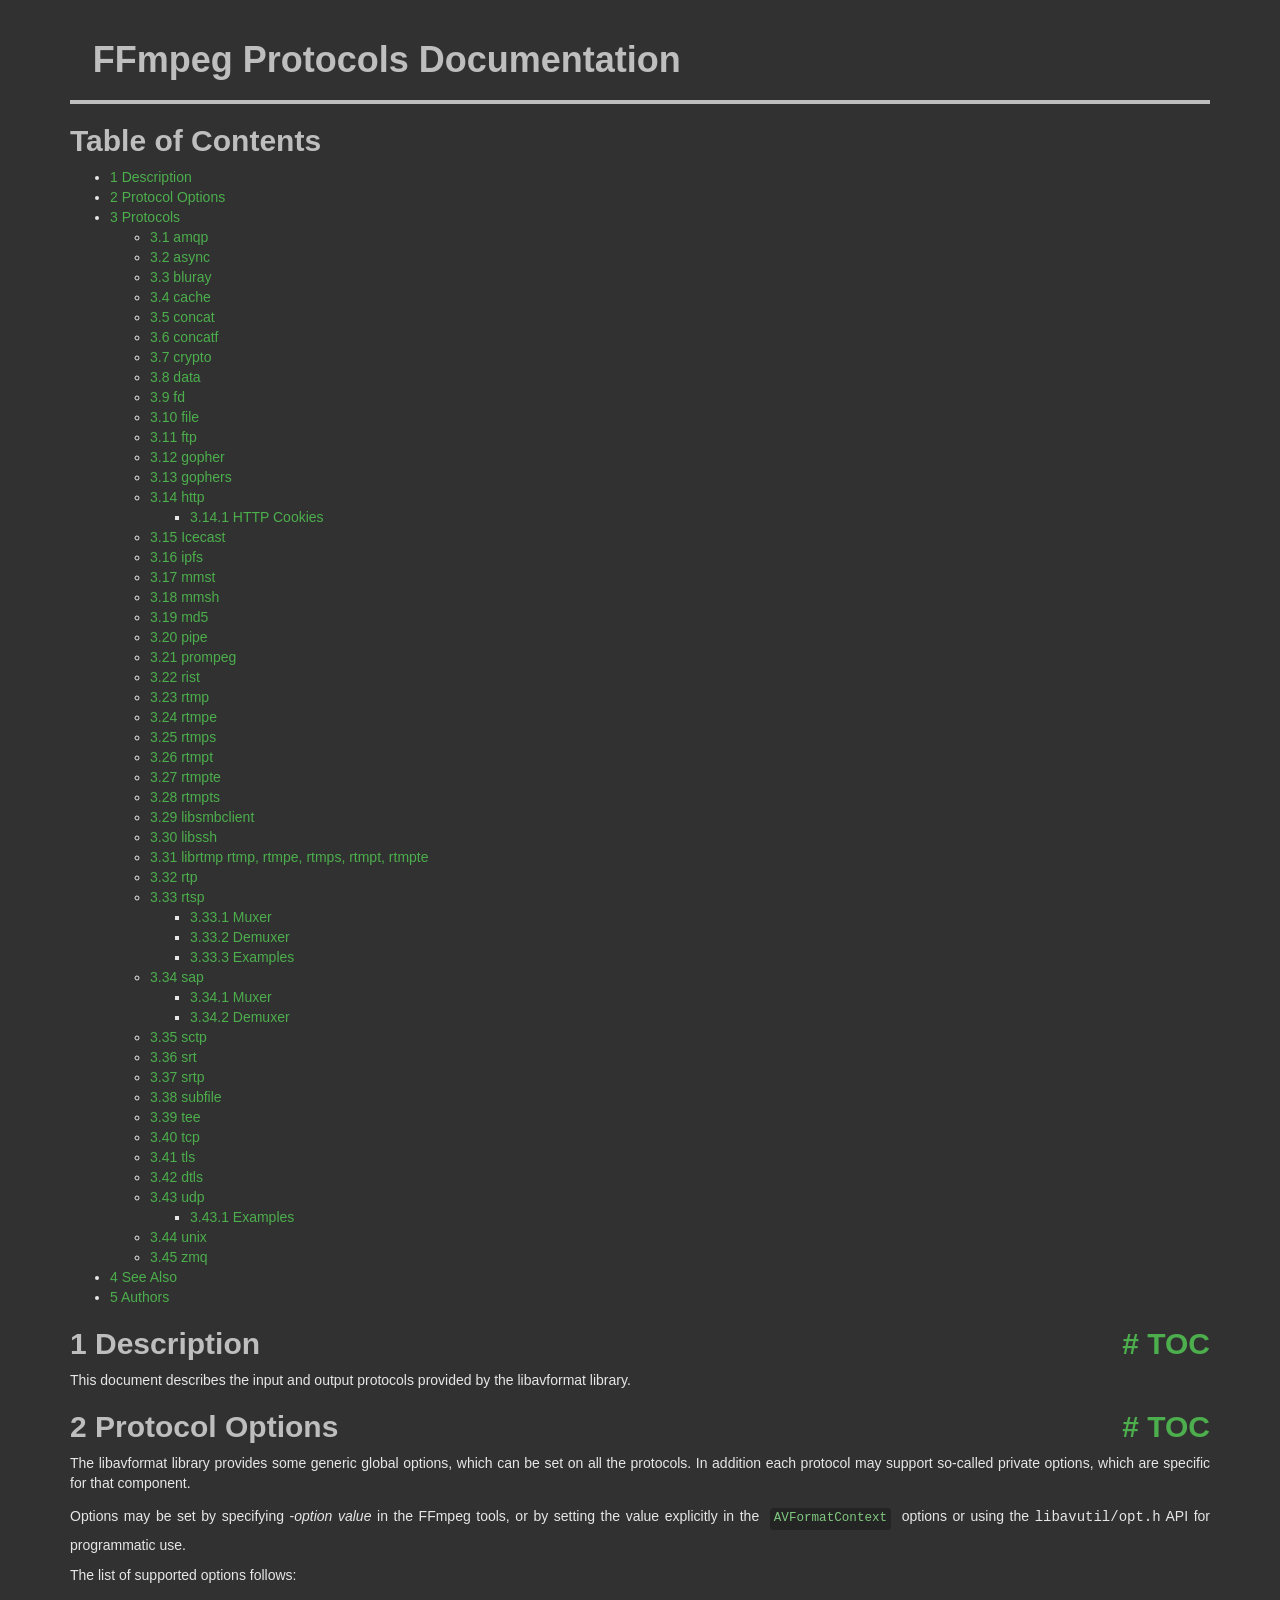
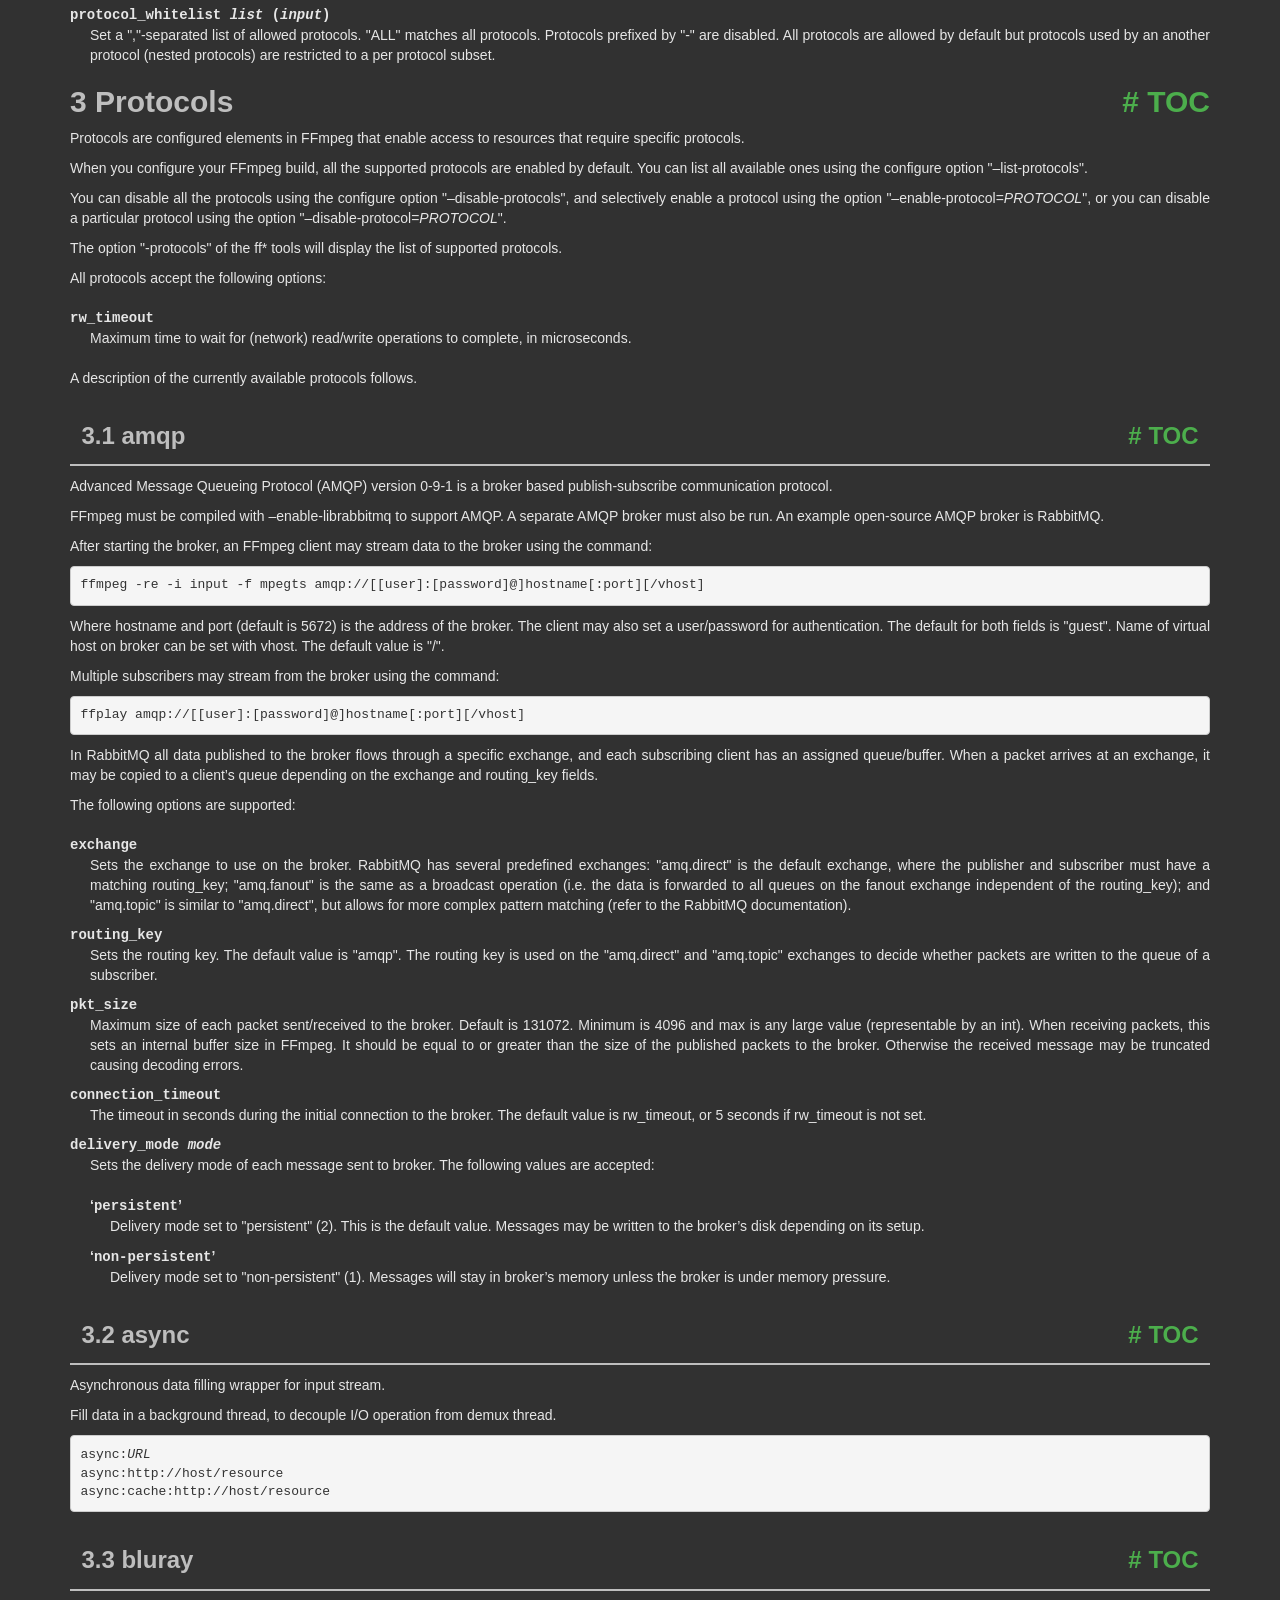
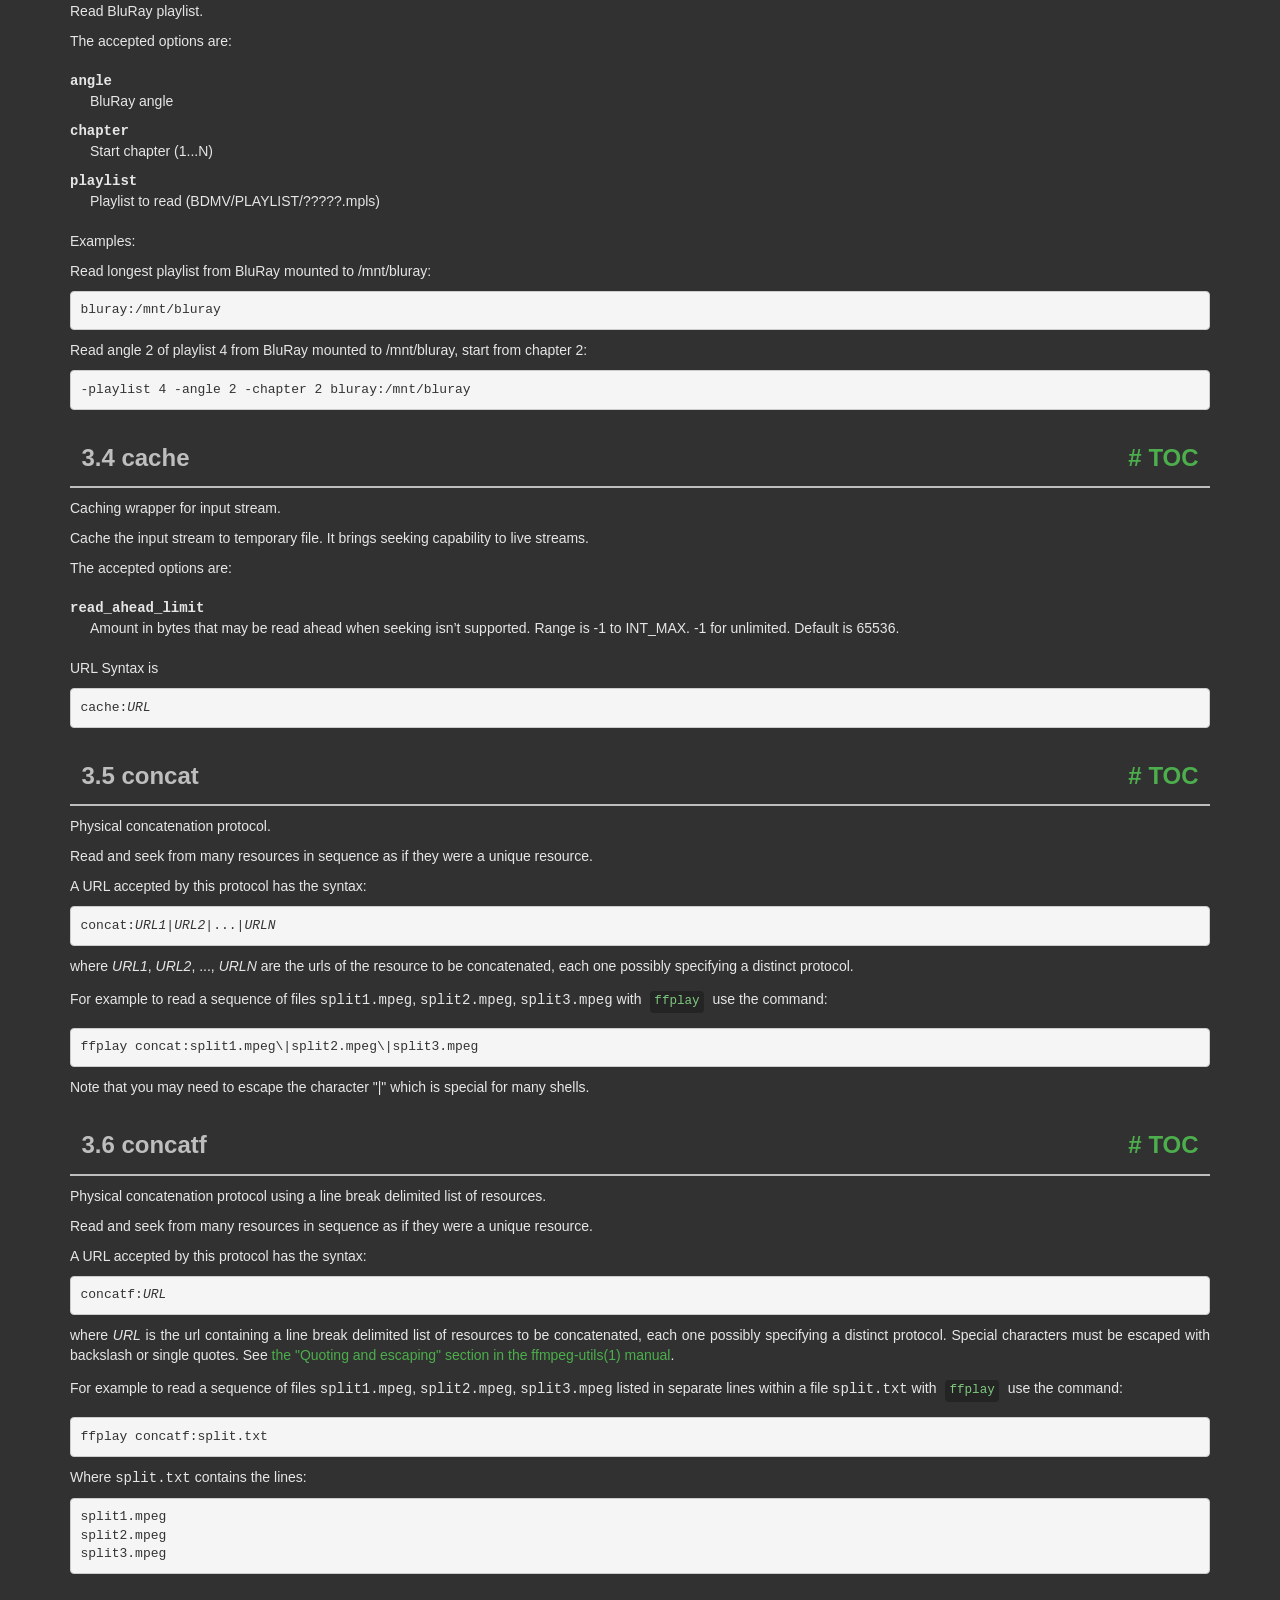
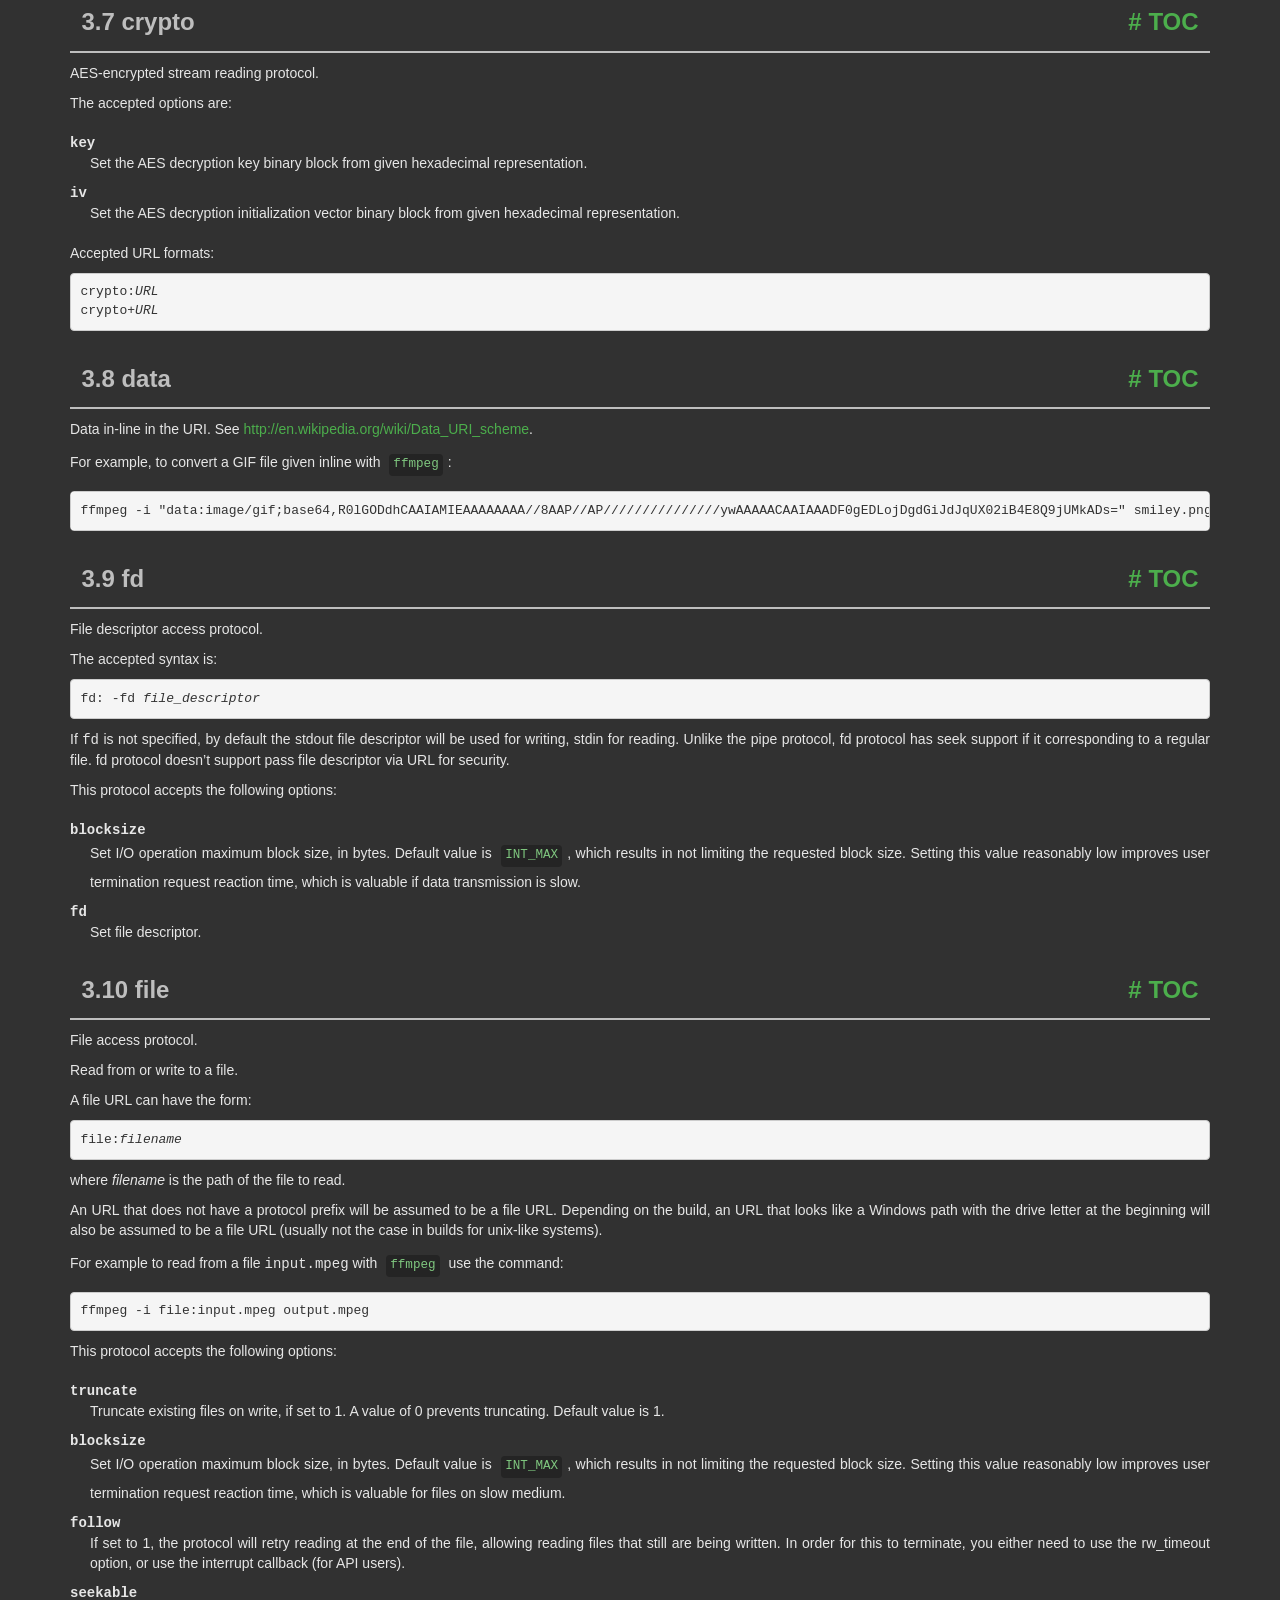
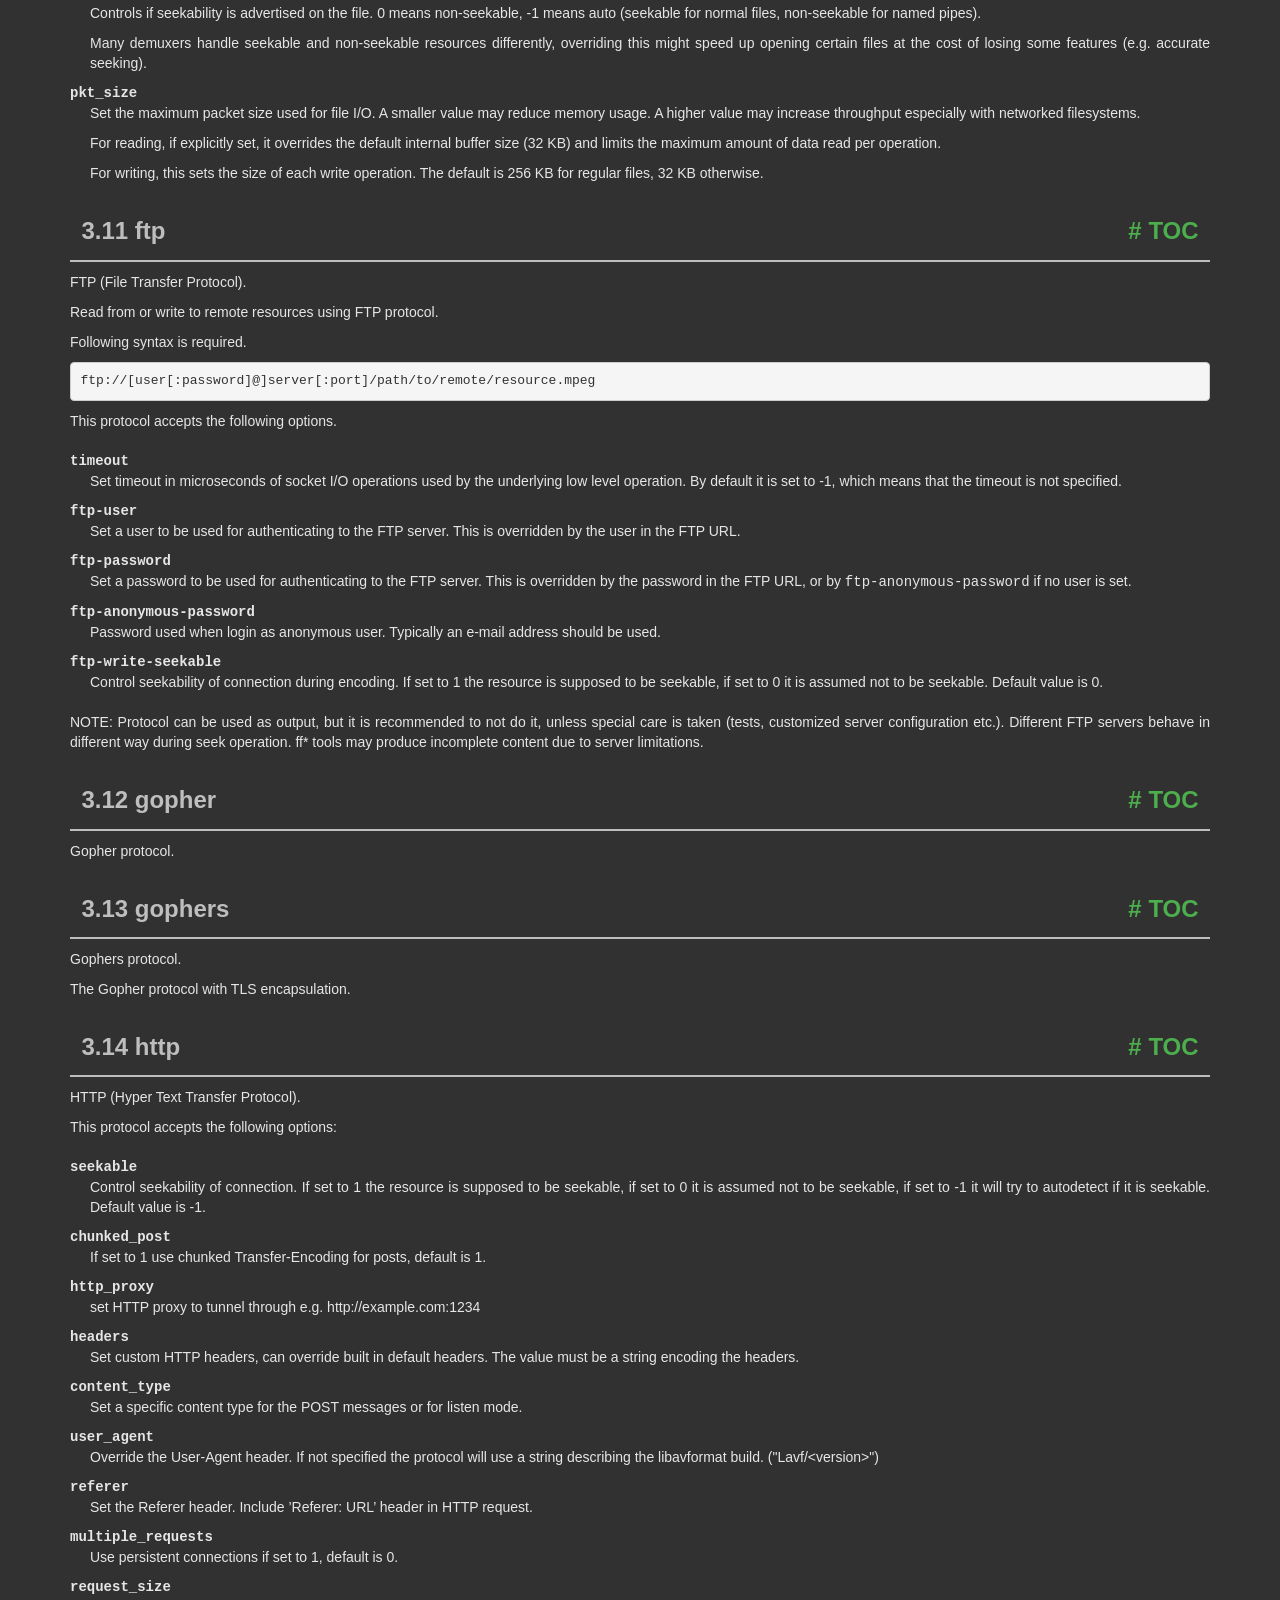
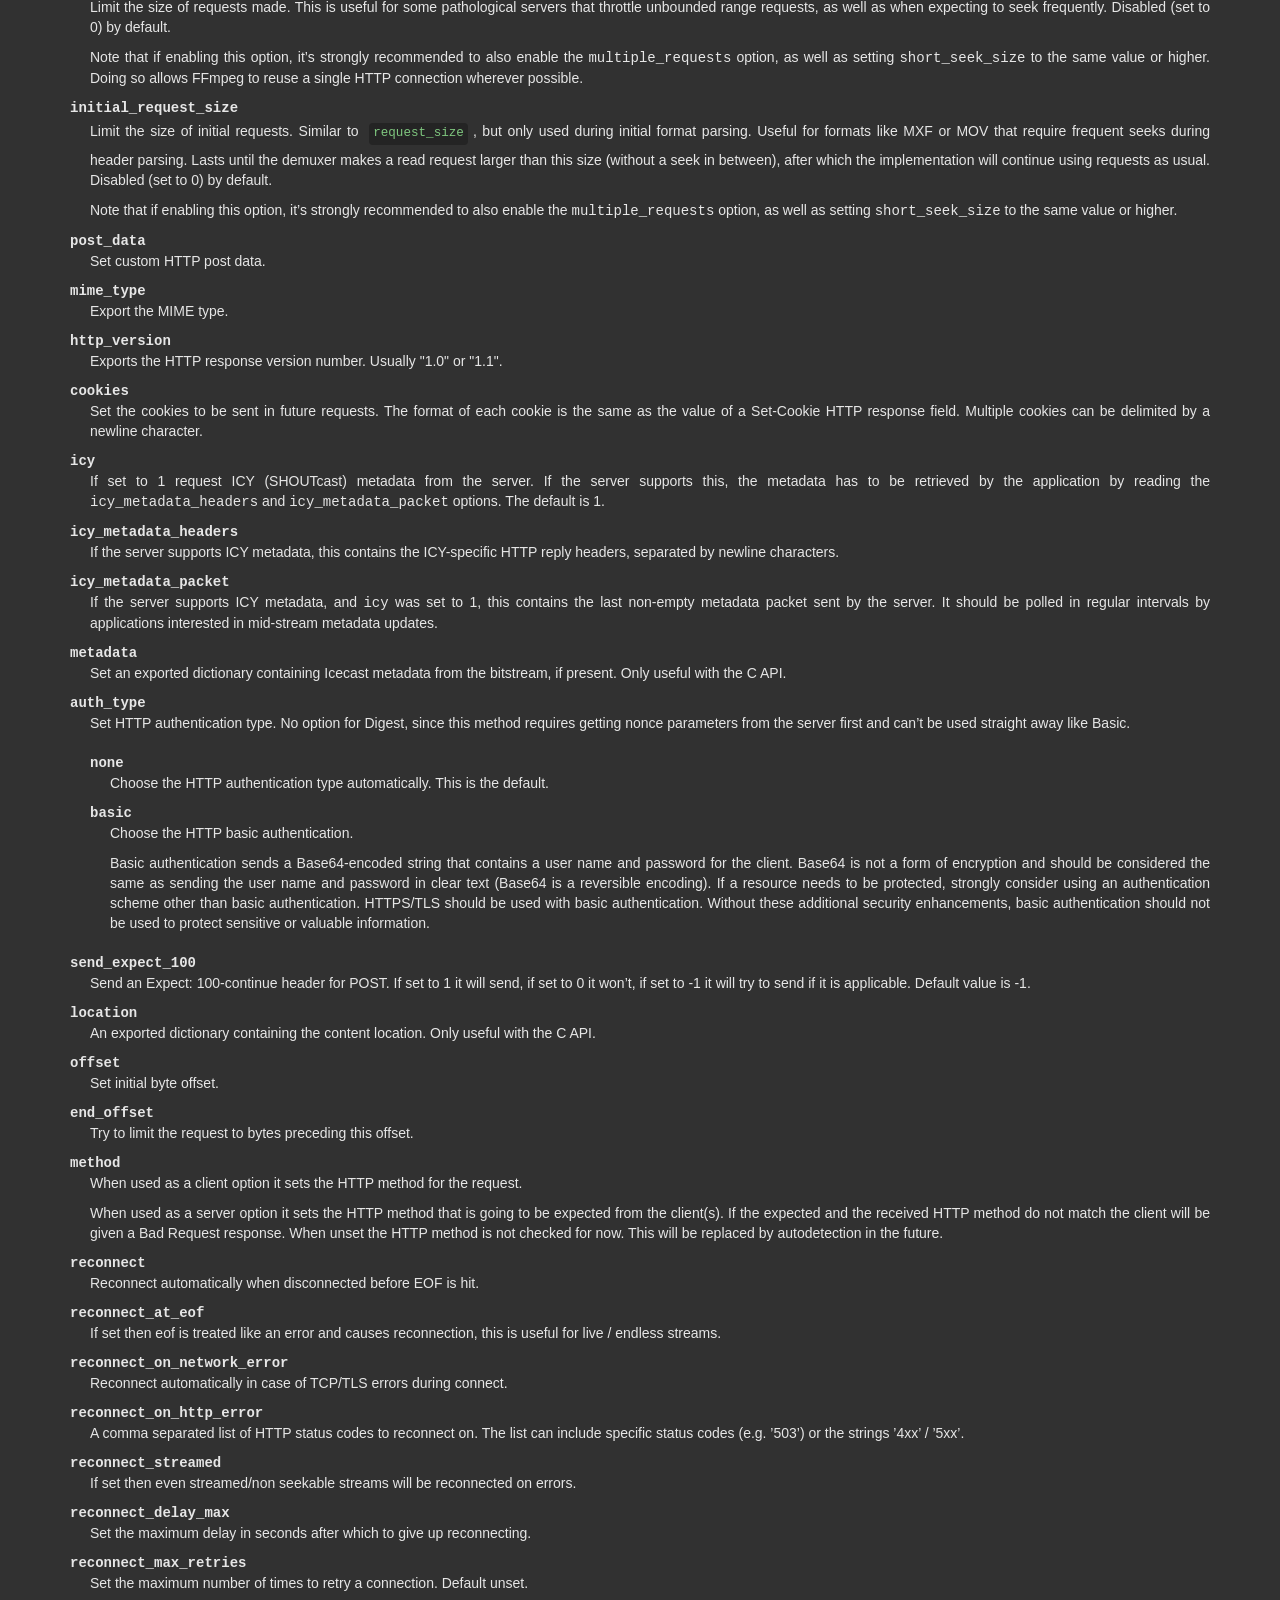
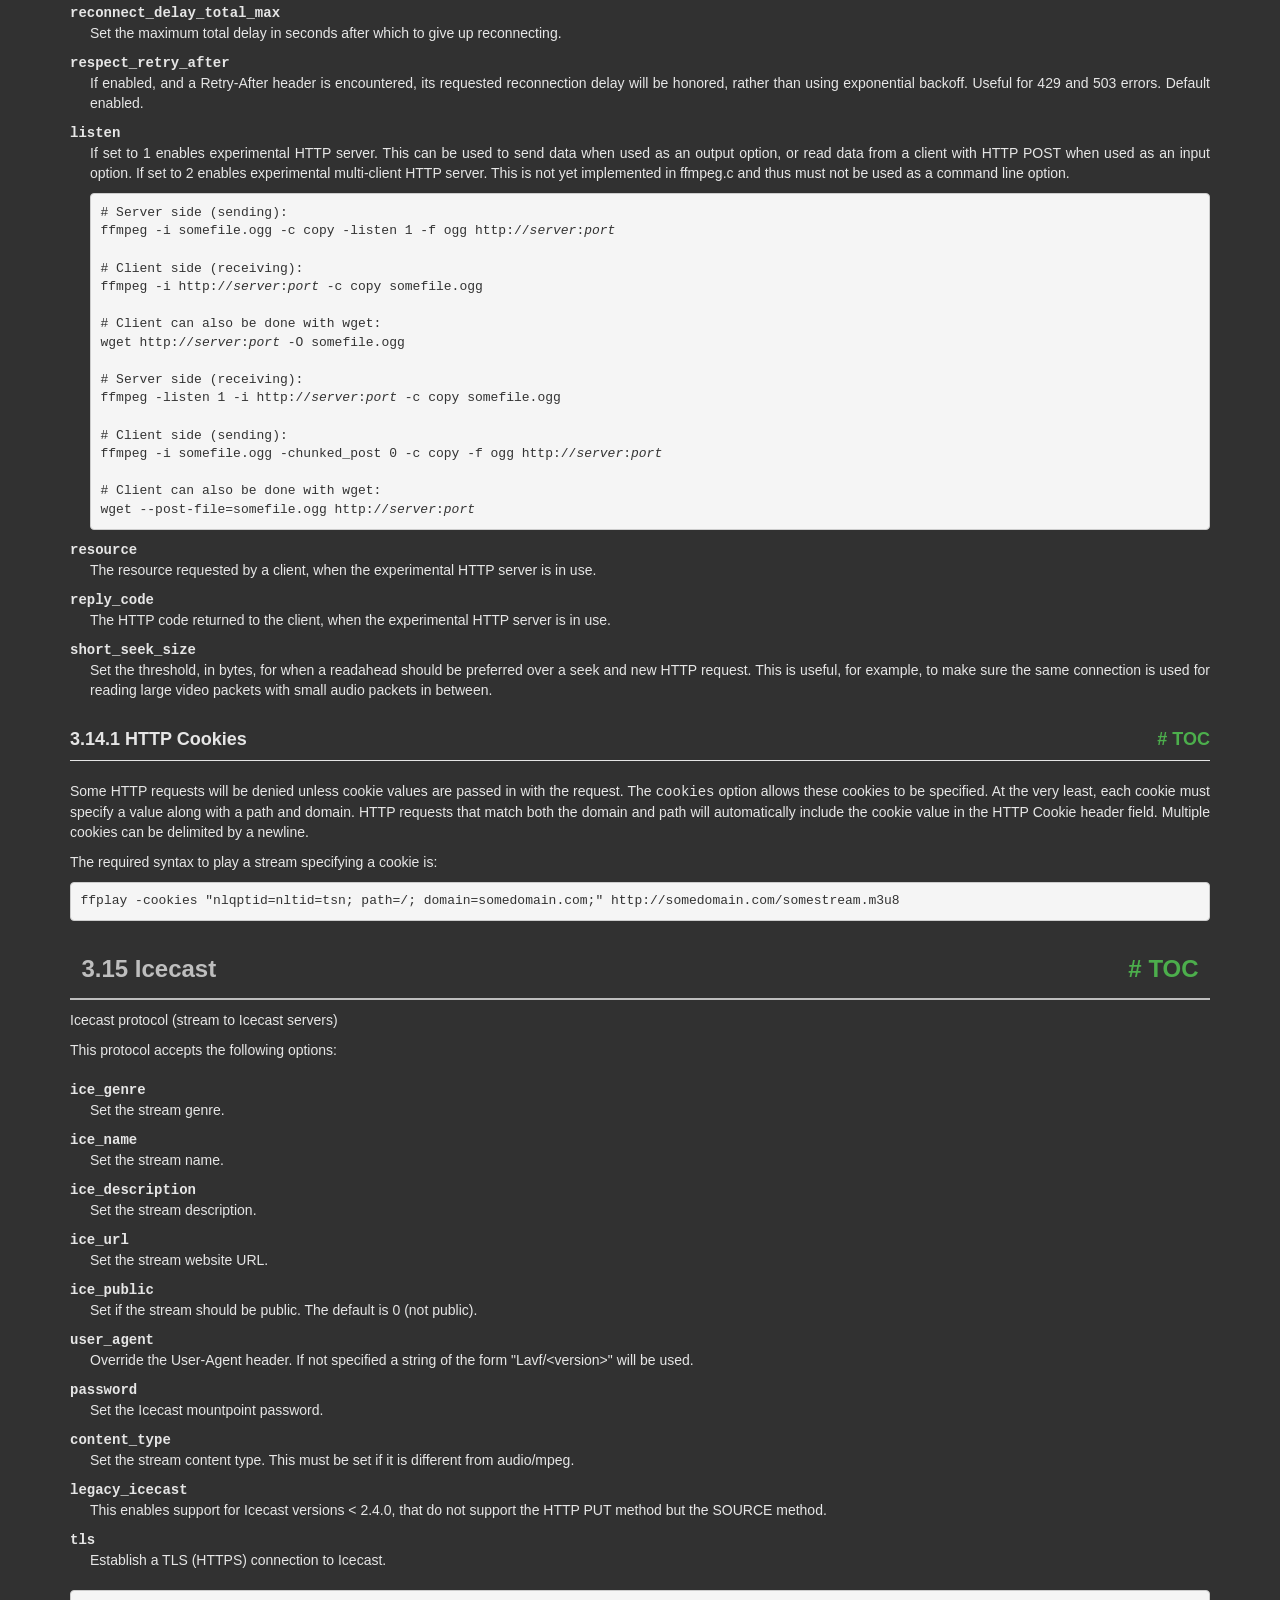
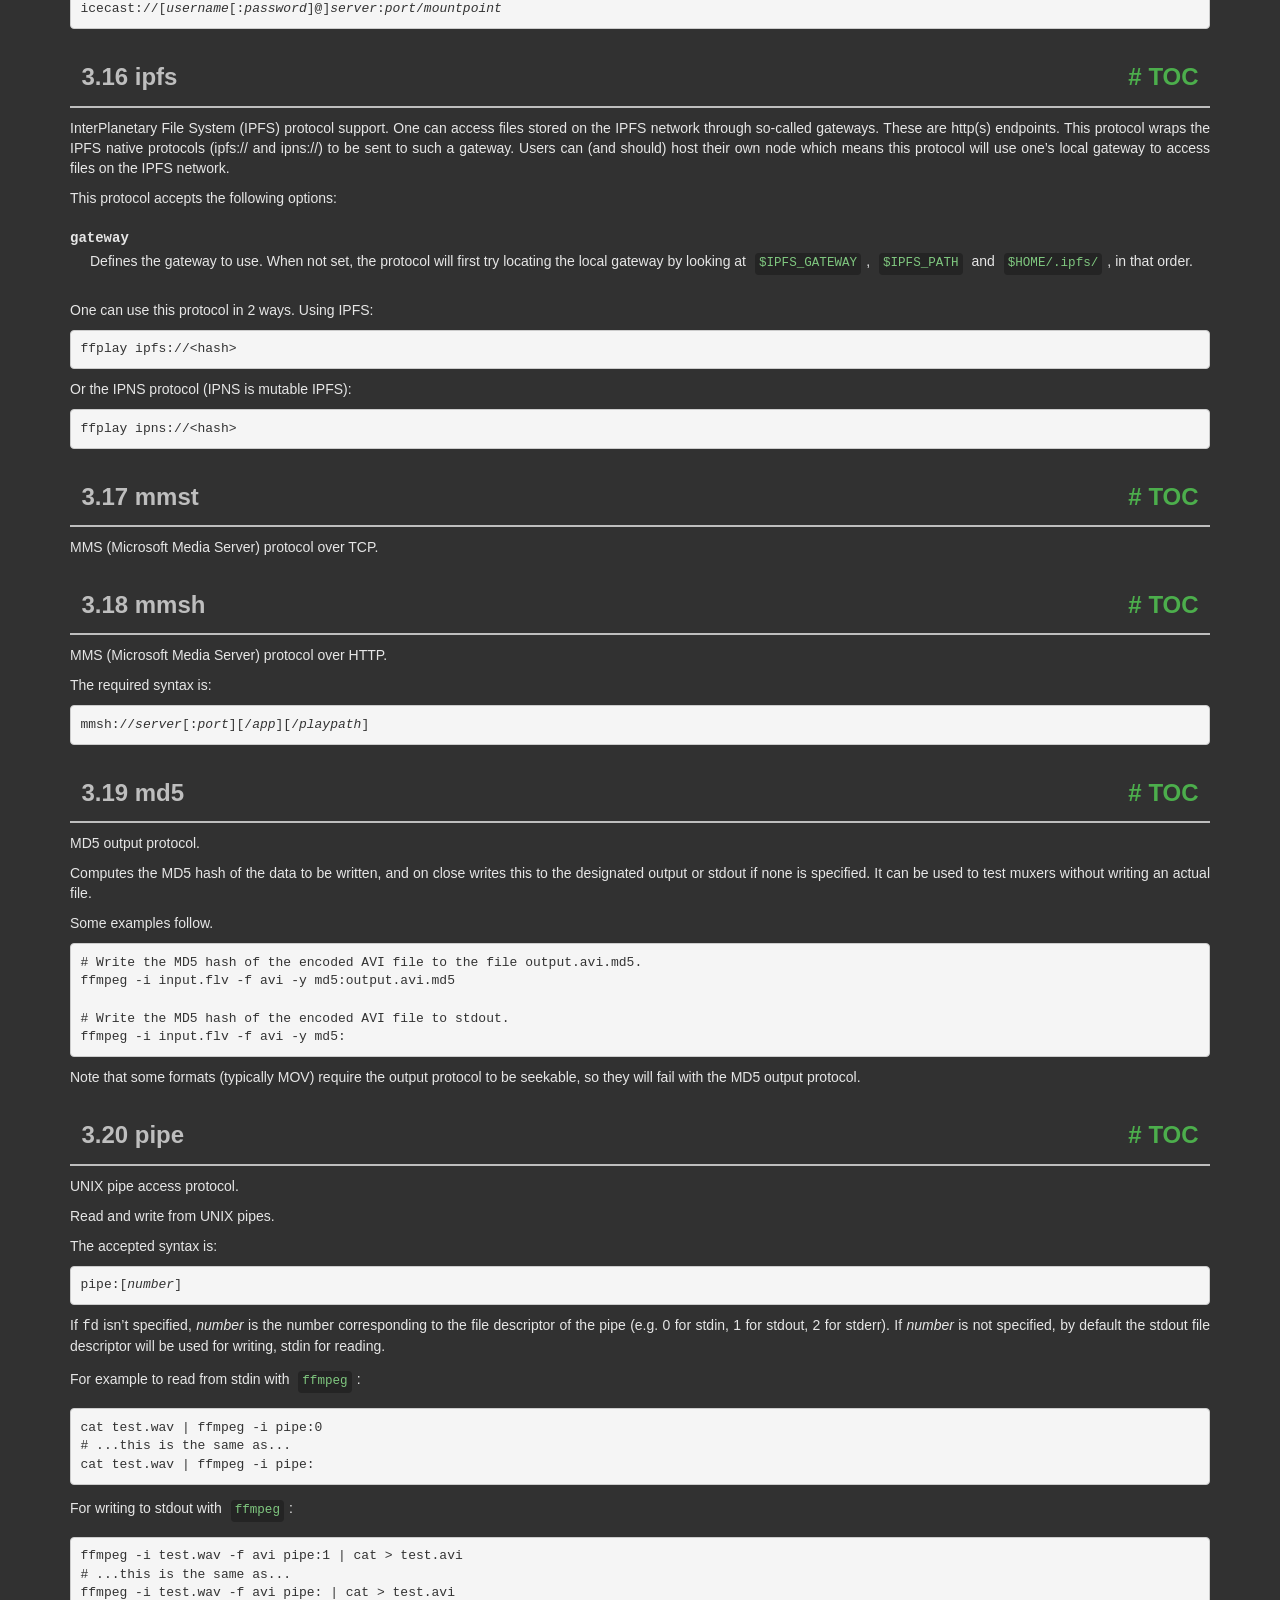
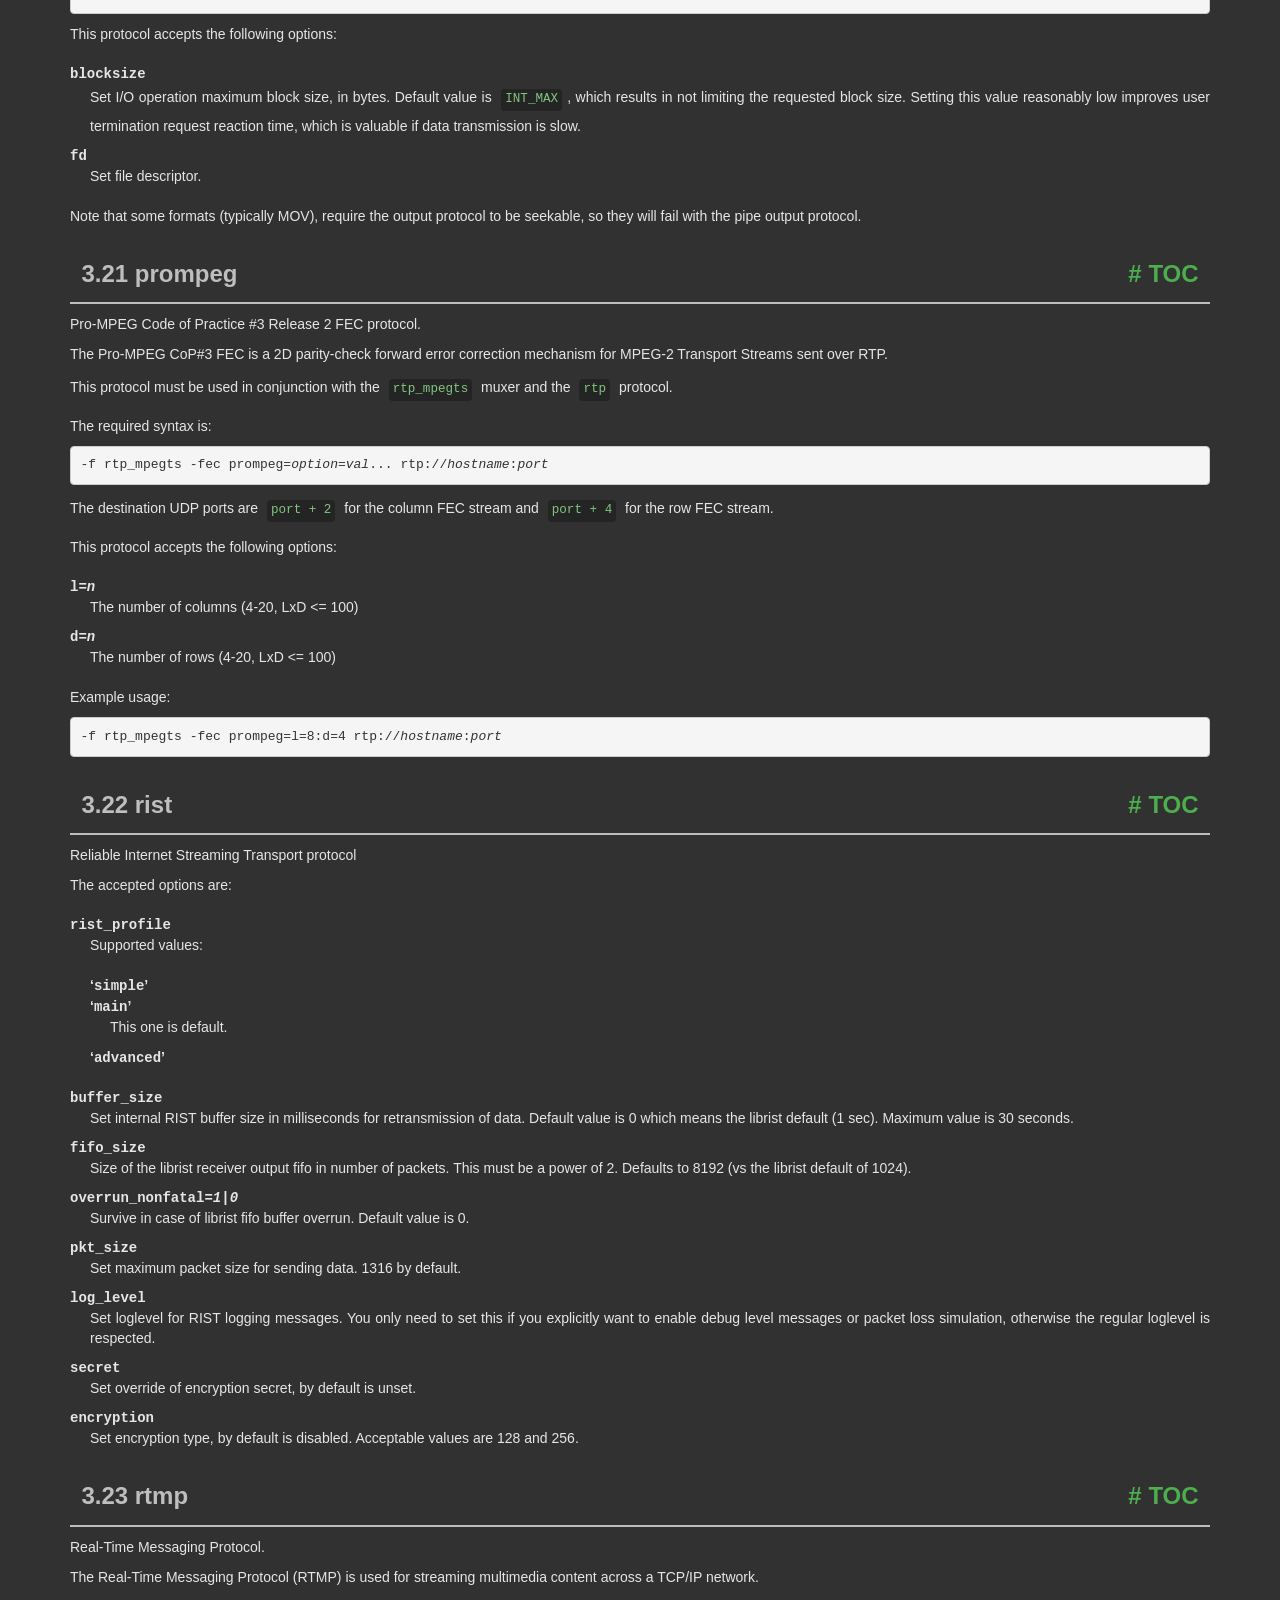
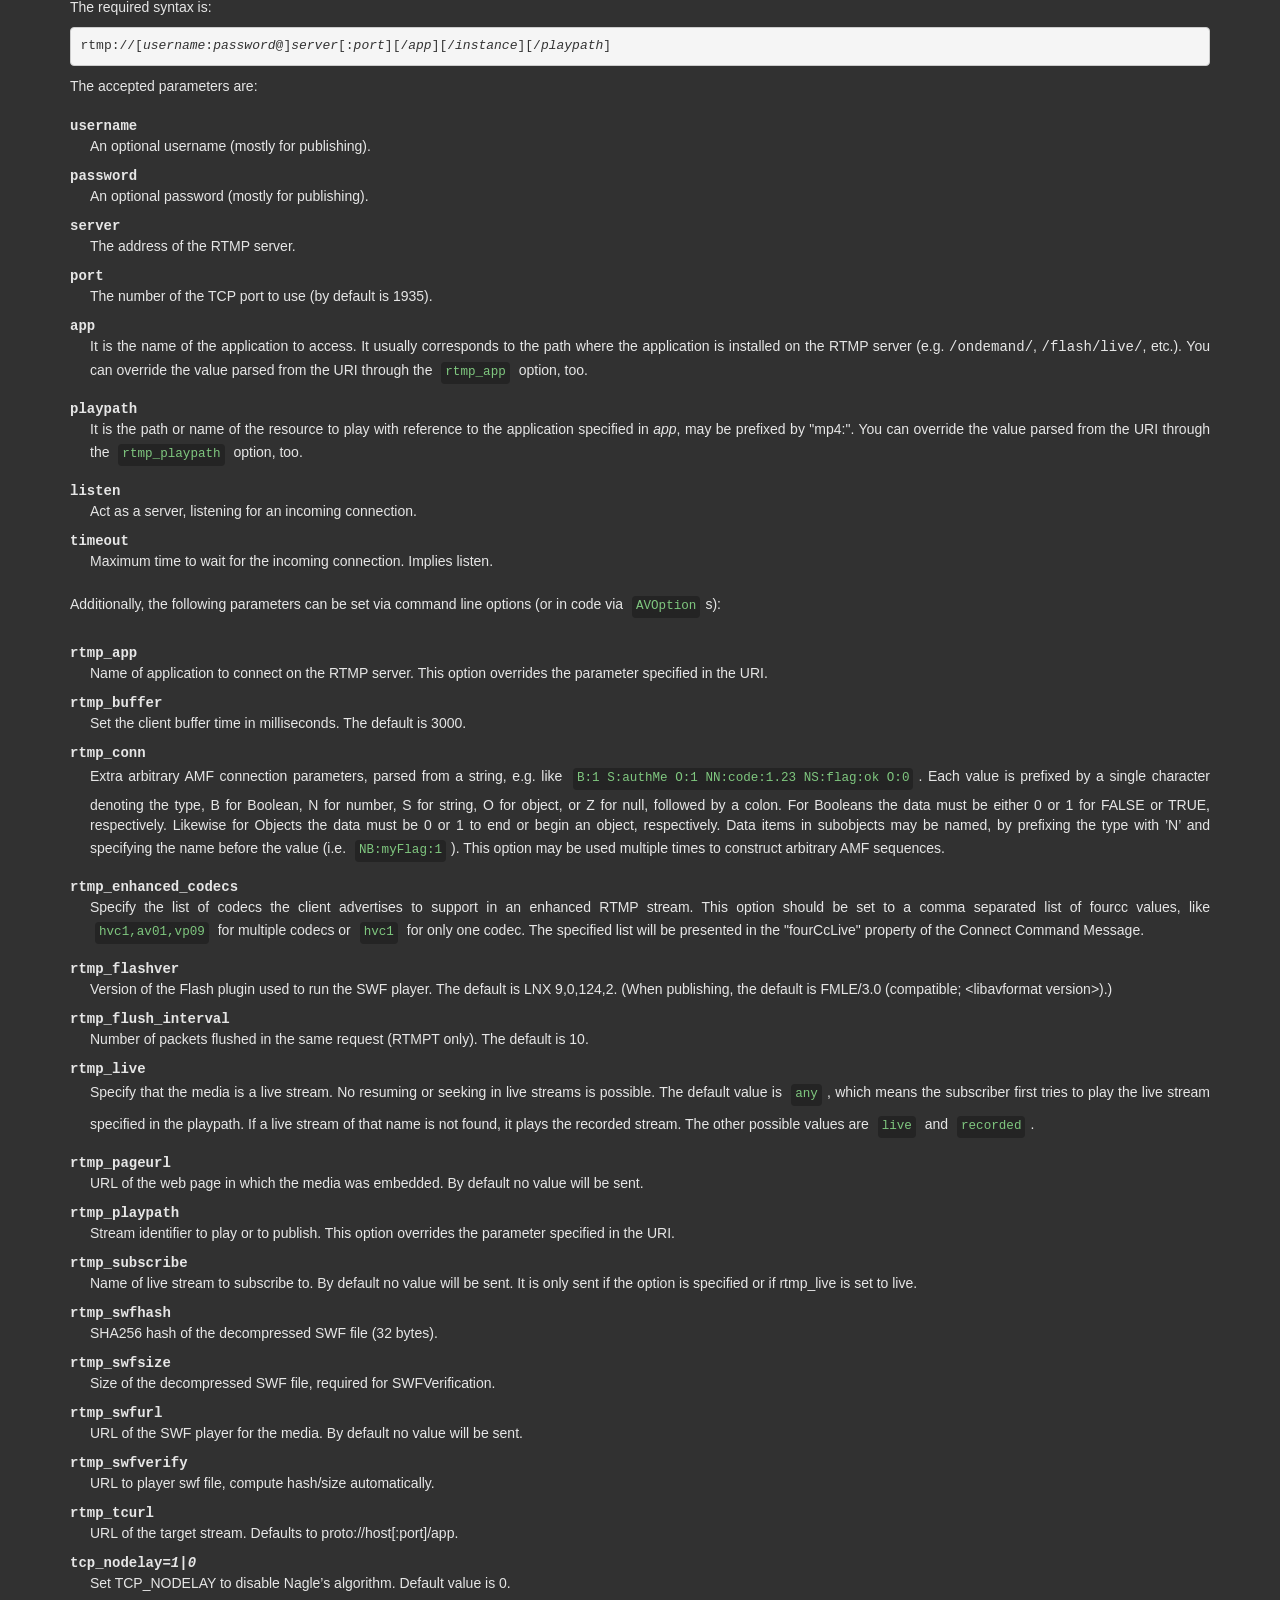
<file: tools/ffmpeg-extract/ffmpeg-8.1-essentials_build/doc/ffmpeg-protocols.html>
<!DOCTYPE html PUBLIC "-//W3C//DTD HTML 4.01 Transitional//EN" "http://www.w3.org/TR/html4/loose.dtd">
<html>
<!-- Created by GNU Texinfo 7.2, https://www.gnu.org/software/texinfo/ -->
  <head>
    <meta charset="utf-8">
    <title>
      FFmpeg Protocols Documentation
    </title>
    <meta name="viewport" content="width=device-width,initial-scale=1.0">
    <link rel="stylesheet" type="text/css" href="bootstrap.min.css">
    <link rel="stylesheet" type="text/css" href="style.min.css">
  </head>
  <body>
    <div class="container">
      <h1>
      FFmpeg Protocols Documentation
      </h1>


<a name="SEC_Top"></a>

<div class="region-contents" id="SEC_Contents">
<h2 class="contents-heading">Table of Contents</h2>

<div class="contents">

<ul class="toc-numbered-mark">
  <li><a id="toc-Description" href="#Description">1 Description</a></li>
  <li><a id="toc-Protocol-Options" href="#Protocol-Options">2 Protocol Options</a></li>
  <li><a id="toc-Protocols" href="#Protocols">3 Protocols</a>
  <ul class="toc-numbered-mark">
    <li><a id="toc-amqp" href="#amqp">3.1 amqp</a></li>
    <li><a id="toc-async" href="#async">3.2 async</a></li>
    <li><a id="toc-bluray" href="#bluray">3.3 bluray</a></li>
    <li><a id="toc-cache" href="#cache">3.4 cache</a></li>
    <li><a id="toc-concat" href="#concat">3.5 concat</a></li>
    <li><a id="toc-concatf" href="#concatf">3.6 concatf</a></li>
    <li><a id="toc-crypto" href="#crypto">3.7 crypto</a></li>
    <li><a id="toc-data" href="#data">3.8 data</a></li>
    <li><a id="toc-fd" href="#fd">3.9 fd</a></li>
    <li><a id="toc-file" href="#file">3.10 file</a></li>
    <li><a id="toc-ftp" href="#ftp">3.11 ftp</a></li>
    <li><a id="toc-gopher" href="#gopher">3.12 gopher</a></li>
    <li><a id="toc-gophers" href="#gophers">3.13 gophers</a></li>
    <li><a id="toc-http" href="#http">3.14 http</a>
    <ul class="toc-numbered-mark">
      <li><a id="toc-HTTP-Cookies" href="#HTTP-Cookies">3.14.1 HTTP Cookies</a></li>
    </ul></li>
    <li><a id="toc-Icecast" href="#Icecast">3.15 Icecast</a></li>
    <li><a id="toc-ipfs" href="#ipfs">3.16 ipfs</a></li>
    <li><a id="toc-mmst" href="#mmst">3.17 mmst</a></li>
    <li><a id="toc-mmsh" href="#mmsh">3.18 mmsh</a></li>
    <li><a id="toc-md5" href="#md5">3.19 md5</a></li>
    <li><a id="toc-pipe" href="#pipe">3.20 pipe</a></li>
    <li><a id="toc-prompeg" href="#prompeg">3.21 prompeg</a></li>
    <li><a id="toc-rist" href="#rist">3.22 rist</a></li>
    <li><a id="toc-rtmp" href="#rtmp">3.23 rtmp</a></li>
    <li><a id="toc-rtmpe" href="#rtmpe">3.24 rtmpe</a></li>
    <li><a id="toc-rtmps" href="#rtmps">3.25 rtmps</a></li>
    <li><a id="toc-rtmpt" href="#rtmpt">3.26 rtmpt</a></li>
    <li><a id="toc-rtmpte" href="#rtmpte">3.27 rtmpte</a></li>
    <li><a id="toc-rtmpts" href="#rtmpts">3.28 rtmpts</a></li>
    <li><a id="toc-libsmbclient" href="#libsmbclient">3.29 libsmbclient</a></li>
    <li><a id="toc-libssh" href="#libssh">3.30 libssh</a></li>
    <li><a id="toc-librtmp-rtmp_002c-rtmpe_002c-rtmps_002c-rtmpt_002c-rtmpte" href="#librtmp-rtmp_002c-rtmpe_002c-rtmps_002c-rtmpt_002c-rtmpte">3.31 librtmp rtmp, rtmpe, rtmps, rtmpt, rtmpte</a></li>
    <li><a id="toc-rtp" href="#rtp">3.32 rtp</a></li>
    <li><a id="toc-rtsp" href="#rtsp">3.33 rtsp</a>
    <ul class="toc-numbered-mark">
      <li><a id="toc-Muxer" href="#Muxer">3.33.1 Muxer</a></li>
      <li><a id="toc-Demuxer" href="#Demuxer">3.33.2 Demuxer</a></li>
      <li><a id="toc-Examples" href="#Examples">3.33.3 Examples</a></li>
    </ul></li>
    <li><a id="toc-sap" href="#sap">3.34 sap</a>
    <ul class="toc-numbered-mark">
      <li><a id="toc-Muxer-1" href="#Muxer-1">3.34.1 Muxer</a></li>
      <li><a id="toc-Demuxer-1" href="#Demuxer-1">3.34.2 Demuxer</a></li>
    </ul></li>
    <li><a id="toc-sctp" href="#sctp">3.35 sctp</a></li>
    <li><a id="toc-srt" href="#srt">3.36 srt</a></li>
    <li><a id="toc-srtp" href="#srtp">3.37 srtp</a></li>
    <li><a id="toc-subfile" href="#subfile">3.38 subfile</a></li>
    <li><a id="toc-tee" href="#tee">3.39 tee</a></li>
    <li><a id="toc-tcp" href="#tcp">3.40 tcp</a></li>
    <li><a id="toc-tls" href="#tls">3.41 tls</a></li>
    <li><a id="toc-dtls" href="#dtls">3.42 dtls</a></li>
    <li><a id="toc-udp" href="#udp">3.43 udp</a>
    <ul class="toc-numbered-mark">
      <li><a id="toc-Examples-1" href="#Examples-1">3.43.1 Examples</a></li>
    </ul></li>
    <li><a id="toc-unix" href="#unix">3.44 unix</a></li>
    <li><a id="toc-zmq" href="#zmq">3.45 zmq</a></li>
  </ul></li>
  <li><a id="toc-See-Also" href="#See-Also">4 See Also</a></li>
  <li><a id="toc-Authors" href="#Authors">5 Authors</a></li>
</ul>
</div>
</div>

<a name="Description"></a>
<h2 class="chapter">1 Description<span class="pull-right"><a class="anchor hidden-xs" href="#Description" aria-hidden="true">#</a> <a class="anchor hidden-xs"href="#toc-Description" aria-hidden="true">TOC</a></span></h2>

<p>This document describes the input and output protocols provided by the
libavformat library.
</p>

<a name="Protocol-Options"></a>
<h2 class="chapter">2 Protocol Options<span class="pull-right"><a class="anchor hidden-xs" href="#Protocol-Options" aria-hidden="true">#</a> <a class="anchor hidden-xs"href="#toc-Protocol-Options" aria-hidden="true">TOC</a></span></h2>

<p>The libavformat library provides some generic global options, which
can be set on all the protocols. In addition each protocol may support
so-called private options, which are specific for that component.
</p>
<p>Options may be set by specifying -<var class="var">option</var> <var class="var">value</var> in the
FFmpeg tools, or by setting the value explicitly in the
<code class="code">AVFormatContext</code> options or using the <samp class="file">libavutil/opt.h</samp> API
for programmatic use.
</p>
<p>The list of supported options follows:
</p>
<dl class="table">
<dt><samp class="option">protocol_whitelist <var class="var">list</var> (<em class="emph">input</em>)</samp></dt>
<dd><p>Set a &quot;,&quot;-separated list of allowed protocols. &quot;ALL&quot; matches all protocols. Protocols
prefixed by &quot;-&quot; are disabled.
All protocols are allowed by default but protocols used by an another
protocol (nested protocols) are restricted to a per protocol subset.
</p></dd>
</dl>


<a name="Protocols"></a>
<h2 class="chapter">3 Protocols<span class="pull-right"><a class="anchor hidden-xs" href="#Protocols" aria-hidden="true">#</a> <a class="anchor hidden-xs"href="#toc-Protocols" aria-hidden="true">TOC</a></span></h2>

<p>Protocols are configured elements in FFmpeg that enable access to
resources that require specific protocols.
</p>
<p>When you configure your FFmpeg build, all the supported protocols are
enabled by default. You can list all available ones using the
configure option &quot;&ndash;list-protocols&quot;.
</p>
<p>You can disable all the protocols using the configure option
&quot;&ndash;disable-protocols&quot;, and selectively enable a protocol using the
option &quot;&ndash;enable-protocol=<var class="var">PROTOCOL</var>&quot;, or you can disable a
particular protocol using the option
&quot;&ndash;disable-protocol=<var class="var">PROTOCOL</var>&quot;.
</p>
<p>The option &quot;-protocols&quot; of the ff* tools will display the list of
supported protocols.
</p>
<p>All protocols accept the following options:
</p>
<dl class="table">
<dt><samp class="option">rw_timeout</samp></dt>
<dd><p>Maximum time to wait for (network) read/write operations to complete,
in microseconds.
</p></dd>
</dl>

<p>A description of the currently available protocols follows.
</p>
<a name="amqp"></a>
<h3 class="section">3.1 amqp<span class="pull-right"><a class="anchor hidden-xs" href="#amqp" aria-hidden="true">#</a> <a class="anchor hidden-xs"href="#toc-amqp" aria-hidden="true">TOC</a></span></h3>

<p>Advanced Message Queueing Protocol (AMQP) version 0-9-1 is a broker based
publish-subscribe communication protocol.
</p>
<p>FFmpeg must be compiled with &ndash;enable-librabbitmq to support AMQP. A separate
AMQP broker must also be run. An example open-source AMQP broker is RabbitMQ.
</p>
<p>After starting the broker, an FFmpeg client may stream data to the broker using
the command:
</p>
<div class="example">
<pre class="example-preformatted">ffmpeg -re -i input -f mpegts amqp://[[user]:[password]@]hostname[:port][/vhost]
</pre></div>

<p>Where hostname and port (default is 5672) is the address of the broker. The
client may also set a user/password for authentication. The default for both
fields is &quot;guest&quot;. Name of virtual host on broker can be set with vhost. The
default value is &quot;/&quot;.
</p>
<p>Multiple subscribers may stream from the broker using the command:
</p><div class="example">
<pre class="example-preformatted">ffplay amqp://[[user]:[password]@]hostname[:port][/vhost]
</pre></div>

<p>In RabbitMQ all data published to the broker flows through a specific exchange,
and each subscribing client has an assigned queue/buffer. When a packet arrives
at an exchange, it may be copied to a client&rsquo;s queue depending on the exchange
and routing_key fields.
</p>
<p>The following options are supported:
</p>
<dl class="table">
<dt><samp class="option">exchange</samp></dt>
<dd><p>Sets the exchange to use on the broker. RabbitMQ has several predefined
exchanges: &quot;amq.direct&quot; is the default exchange, where the publisher and
subscriber must have a matching routing_key; &quot;amq.fanout&quot; is the same as a
broadcast operation (i.e. the data is forwarded to all queues on the fanout
exchange independent of the routing_key); and &quot;amq.topic&quot; is similar to
&quot;amq.direct&quot;, but allows for more complex pattern matching (refer to the RabbitMQ
documentation).
</p>
</dd>
<dt><samp class="option">routing_key</samp></dt>
<dd><p>Sets the routing key. The default value is &quot;amqp&quot;. The routing key is used on
the &quot;amq.direct&quot; and &quot;amq.topic&quot; exchanges to decide whether packets are written
to the queue of a subscriber.
</p>
</dd>
<dt><samp class="option">pkt_size</samp></dt>
<dd><p>Maximum size of each packet sent/received to the broker. Default is 131072.
Minimum is 4096 and max is any large value (representable by an int). When
receiving packets, this sets an internal buffer size in FFmpeg. It should be
equal to or greater than the size of the published packets to the broker. Otherwise
the received message may be truncated causing decoding errors.
</p>
</dd>
<dt><samp class="option">connection_timeout</samp></dt>
<dd><p>The timeout in seconds during the initial connection to the broker. The
default value is rw_timeout, or 5 seconds if rw_timeout is not set.
</p>
</dd>
<dt><samp class="option">delivery_mode <var class="var">mode</var></samp></dt>
<dd><p>Sets the delivery mode of each message sent to broker.
The following values are accepted:
</p><dl class="table">
<dt>&lsquo;<samp class="samp">persistent</samp>&rsquo;</dt>
<dd><p>Delivery mode set to &quot;persistent&quot; (2). This is the default value.
Messages may be written to the broker&rsquo;s disk depending on its setup.
</p>
</dd>
<dt>&lsquo;<samp class="samp">non-persistent</samp>&rsquo;</dt>
<dd><p>Delivery mode set to &quot;non-persistent&quot; (1).
Messages will stay in broker&rsquo;s memory unless the broker is under memory
pressure.
</p>
</dd>
</dl>

</dd>
</dl>

<a name="async"></a>
<h3 class="section">3.2 async<span class="pull-right"><a class="anchor hidden-xs" href="#async" aria-hidden="true">#</a> <a class="anchor hidden-xs"href="#toc-async" aria-hidden="true">TOC</a></span></h3>

<p>Asynchronous data filling wrapper for input stream.
</p>
<p>Fill data in a background thread, to decouple I/O operation from demux thread.
</p>
<div class="example">
<pre class="example-preformatted">async:<var class="var">URL</var>
async:http://host/resource
async:cache:http://host/resource
</pre></div>

<a name="bluray"></a>
<h3 class="section">3.3 bluray<span class="pull-right"><a class="anchor hidden-xs" href="#bluray" aria-hidden="true">#</a> <a class="anchor hidden-xs"href="#toc-bluray" aria-hidden="true">TOC</a></span></h3>

<p>Read BluRay playlist.
</p>
<p>The accepted options are:
</p><dl class="table">
<dt><samp class="option">angle</samp></dt>
<dd><p>BluRay angle
</p>
</dd>
<dt><samp class="option">chapter</samp></dt>
<dd><p>Start chapter (1...N)
</p>
</dd>
<dt><samp class="option">playlist</samp></dt>
<dd><p>Playlist to read (BDMV/PLAYLIST/?????.mpls)
</p>
</dd>
</dl>

<p>Examples:
</p>
<p>Read longest playlist from BluRay mounted to /mnt/bluray:
</p><div class="example">
<pre class="example-preformatted">bluray:/mnt/bluray
</pre></div>

<p>Read angle 2 of playlist 4 from BluRay mounted to /mnt/bluray, start from chapter 2:
</p><div class="example">
<pre class="example-preformatted">-playlist 4 -angle 2 -chapter 2 bluray:/mnt/bluray
</pre></div>

<a name="cache"></a>
<h3 class="section">3.4 cache<span class="pull-right"><a class="anchor hidden-xs" href="#cache" aria-hidden="true">#</a> <a class="anchor hidden-xs"href="#toc-cache" aria-hidden="true">TOC</a></span></h3>

<p>Caching wrapper for input stream.
</p>
<p>Cache the input stream to temporary file. It brings seeking capability to live streams.
</p>
<p>The accepted options are:
</p><dl class="table">
<dt><samp class="option">read_ahead_limit</samp></dt>
<dd><p>Amount in bytes that may be read ahead when seeking isn&rsquo;t supported. Range is -1 to INT_MAX.
-1 for unlimited. Default is 65536.
</p>
</dd>
</dl>

<p>URL Syntax is
</p><div class="example">
<pre class="example-preformatted">cache:<var class="var">URL</var>
</pre></div>

<a name="concat"></a>
<h3 class="section">3.5 concat<span class="pull-right"><a class="anchor hidden-xs" href="#concat" aria-hidden="true">#</a> <a class="anchor hidden-xs"href="#toc-concat" aria-hidden="true">TOC</a></span></h3>

<p>Physical concatenation protocol.
</p>
<p>Read and seek from many resources in sequence as if they were
a unique resource.
</p>
<p>A URL accepted by this protocol has the syntax:
</p><div class="example">
<pre class="example-preformatted">concat:<var class="var">URL1</var>|<var class="var">URL2</var>|...|<var class="var">URLN</var>
</pre></div>

<p>where <var class="var">URL1</var>, <var class="var">URL2</var>, ..., <var class="var">URLN</var> are the urls of the
resource to be concatenated, each one possibly specifying a distinct
protocol.
</p>
<p>For example to read a sequence of files <samp class="file">split1.mpeg</samp>,
<samp class="file">split2.mpeg</samp>, <samp class="file">split3.mpeg</samp> with <code class="command">ffplay</code> use the
command:
</p><div class="example">
<pre class="example-preformatted">ffplay concat:split1.mpeg\|split2.mpeg\|split3.mpeg
</pre></div>

<p>Note that you may need to escape the character &quot;|&quot; which is special for
many shells.
</p>
<a name="concatf"></a>
<h3 class="section">3.6 concatf<span class="pull-right"><a class="anchor hidden-xs" href="#concatf" aria-hidden="true">#</a> <a class="anchor hidden-xs"href="#toc-concatf" aria-hidden="true">TOC</a></span></h3>

<p>Physical concatenation protocol using a line break delimited list of
resources.
</p>
<p>Read and seek from many resources in sequence as if they were
a unique resource.
</p>
<p>A URL accepted by this protocol has the syntax:
</p><div class="example">
<pre class="example-preformatted">concatf:<var class="var">URL</var>
</pre></div>

<p>where <var class="var">URL</var> is the url containing a line break delimited list of
resources to be concatenated, each one possibly specifying a distinct
protocol. Special characters must be escaped with backslash or single
quotes. See <a data-manual="ffmpeg-utils" href="./ffmpeg-utils.html#quoting_005fand_005fescaping">the &quot;Quoting and escaping&quot;
section in the ffmpeg-utils(1) manual</a>.
</p>
<p>For example to read a sequence of files <samp class="file">split1.mpeg</samp>,
<samp class="file">split2.mpeg</samp>, <samp class="file">split3.mpeg</samp> listed in separate lines within
a file <samp class="file">split.txt</samp> with <code class="command">ffplay</code> use the command:
</p><div class="example">
<pre class="example-preformatted">ffplay concatf:split.txt
</pre></div>
<p>Where <samp class="file">split.txt</samp> contains the lines:
</p><div class="example">
<pre class="example-preformatted">split1.mpeg
split2.mpeg
split3.mpeg
</pre></div>

<a name="crypto"></a>
<h3 class="section">3.7 crypto<span class="pull-right"><a class="anchor hidden-xs" href="#crypto" aria-hidden="true">#</a> <a class="anchor hidden-xs"href="#toc-crypto" aria-hidden="true">TOC</a></span></h3>

<p>AES-encrypted stream reading protocol.
</p>
<p>The accepted options are:
</p><dl class="table">
<dt><samp class="option">key</samp></dt>
<dd><p>Set the AES decryption key binary block from given hexadecimal representation.
</p>
</dd>
<dt><samp class="option">iv</samp></dt>
<dd><p>Set the AES decryption initialization vector binary block from given hexadecimal representation.
</p></dd>
</dl>

<p>Accepted URL formats:
</p><div class="example">
<pre class="example-preformatted">crypto:<var class="var">URL</var>
crypto+<var class="var">URL</var>
</pre></div>

<a name="data"></a>
<h3 class="section">3.8 data<span class="pull-right"><a class="anchor hidden-xs" href="#data" aria-hidden="true">#</a> <a class="anchor hidden-xs"href="#toc-data" aria-hidden="true">TOC</a></span></h3>

<p>Data in-line in the URI. See <a class="url" href="http://en.wikipedia.org/wiki/Data_URI_scheme">http://en.wikipedia.org/wiki/Data_URI_scheme</a>.
</p>
<p>For example, to convert a GIF file given inline with <code class="command">ffmpeg</code>:
</p><div class="example">
<pre class="example-preformatted">ffmpeg -i &quot;[data-uri]&quot; smiley.png
</pre></div>

<a name="fd"></a>
<h3 class="section">3.9 fd<span class="pull-right"><a class="anchor hidden-xs" href="#fd" aria-hidden="true">#</a> <a class="anchor hidden-xs"href="#toc-fd" aria-hidden="true">TOC</a></span></h3>

<p>File descriptor access protocol.
</p>
<p>The accepted syntax is:
</p><div class="example">
<pre class="example-preformatted">fd: -fd <var class="var">file_descriptor</var>
</pre></div>

<p>If <samp class="option">fd</samp> is not specified, by default the stdout file descriptor will be
used for writing, stdin for reading. Unlike the pipe protocol, fd protocol has
seek support if it corresponding to a regular file. fd protocol doesn&rsquo;t support
pass file descriptor via URL for security.
</p>
<p>This protocol accepts the following options:
</p>
<dl class="table">
<dt><samp class="option">blocksize</samp></dt>
<dd><p>Set I/O operation maximum block size, in bytes. Default value is
<code class="code">INT_MAX</code>, which results in not limiting the requested block size.
Setting this value reasonably low improves user termination request reaction
time, which is valuable if data transmission is slow.
</p>
</dd>
<dt><samp class="option">fd</samp></dt>
<dd><p>Set file descriptor.
</p></dd>
</dl>

<a name="file"></a>
<h3 class="section">3.10 file<span class="pull-right"><a class="anchor hidden-xs" href="#file" aria-hidden="true">#</a> <a class="anchor hidden-xs"href="#toc-file" aria-hidden="true">TOC</a></span></h3>

<p>File access protocol.
</p>
<p>Read from or write to a file.
</p>
<p>A file URL can have the form:
</p><div class="example">
<pre class="example-preformatted">file:<var class="var">filename</var>
</pre></div>

<p>where <var class="var">filename</var> is the path of the file to read.
</p>
<p>An URL that does not have a protocol prefix will be assumed to be a
file URL. Depending on the build, an URL that looks like a Windows
path with the drive letter at the beginning will also be assumed to be
a file URL (usually not the case in builds for unix-like systems).
</p>
<p>For example to read from a file <samp class="file">input.mpeg</samp> with <code class="command">ffmpeg</code>
use the command:
</p><div class="example">
<pre class="example-preformatted">ffmpeg -i file:input.mpeg output.mpeg
</pre></div>

<p>This protocol accepts the following options:
</p>
<dl class="table">
<dt><samp class="option">truncate</samp></dt>
<dd><p>Truncate existing files on write, if set to 1. A value of 0 prevents
truncating. Default value is 1.
</p>
</dd>
<dt><samp class="option">blocksize</samp></dt>
<dd><p>Set I/O operation maximum block size, in bytes. Default value is
<code class="code">INT_MAX</code>, which results in not limiting the requested block size.
Setting this value reasonably low improves user termination request reaction
time, which is valuable for files on slow medium.
</p>
</dd>
<dt><samp class="option">follow</samp></dt>
<dd><p>If set to 1, the protocol will retry reading at the end of the file, allowing
reading files that still are being written. In order for this to terminate,
you either need to use the rw_timeout option, or use the interrupt callback
(for API users).
</p>
</dd>
<dt><samp class="option">seekable</samp></dt>
<dd><p>Controls if seekability is advertised on the file. 0 means non-seekable, -1
means auto (seekable for normal files, non-seekable for named pipes).
</p>
<p>Many demuxers handle seekable and non-seekable resources differently,
overriding this might speed up opening certain files at the cost of losing some
features (e.g. accurate seeking).
</p>
</dd>
<dt><samp class="option">pkt_size</samp></dt>
<dd><p>Set the maximum packet size used for file I/O. A smaller value may reduce
memory usage. A higher value may increase throughput especially with networked
filesystems.
</p>
<p>For reading, if explicitly set, it overrides the default internal buffer size
(32 KB) and limits the maximum amount of data read per operation.
</p>
<p>For writing, this sets the size of each write operation. The default is 256 KB
for regular files, 32 KB otherwise.
</p></dd>
</dl>

<a name="ftp"></a>
<h3 class="section">3.11 ftp<span class="pull-right"><a class="anchor hidden-xs" href="#ftp" aria-hidden="true">#</a> <a class="anchor hidden-xs"href="#toc-ftp" aria-hidden="true">TOC</a></span></h3>

<p>FTP (File Transfer Protocol).
</p>
<p>Read from or write to remote resources using FTP protocol.
</p>
<p>Following syntax is required.
</p><div class="example">
<pre class="example-preformatted">ftp://[user[:password]@]server[:port]/path/to/remote/resource.mpeg
</pre></div>

<p>This protocol accepts the following options.
</p>
<dl class="table">
<dt><samp class="option">timeout</samp></dt>
<dd><p>Set timeout in microseconds of socket I/O operations used by the underlying low level
operation. By default it is set to -1, which means that the timeout is
not specified.
</p>
</dd>
<dt><samp class="option">ftp-user</samp></dt>
<dd><p>Set a user to be used for authenticating to the FTP server. This is overridden by the
user in the FTP URL.
</p>
</dd>
<dt><samp class="option">ftp-password</samp></dt>
<dd><p>Set a password to be used for authenticating to the FTP server. This is overridden by
the password in the FTP URL, or by <samp class="option">ftp-anonymous-password</samp> if no user is set.
</p>
</dd>
<dt><samp class="option">ftp-anonymous-password</samp></dt>
<dd><p>Password used when login as anonymous user. Typically an e-mail address
should be used.
</p>
</dd>
<dt><samp class="option">ftp-write-seekable</samp></dt>
<dd><p>Control seekability of connection during encoding. If set to 1 the
resource is supposed to be seekable, if set to 0 it is assumed not
to be seekable. Default value is 0.
</p></dd>
</dl>

<p>NOTE: Protocol can be used as output, but it is recommended to not do
it, unless special care is taken (tests, customized server configuration
etc.). Different FTP servers behave in different way during seek
operation. ff* tools may produce incomplete content due to server limitations.
</p>
<a name="gopher"></a>
<h3 class="section">3.12 gopher<span class="pull-right"><a class="anchor hidden-xs" href="#gopher" aria-hidden="true">#</a> <a class="anchor hidden-xs"href="#toc-gopher" aria-hidden="true">TOC</a></span></h3>

<p>Gopher protocol.
</p>
<a name="gophers"></a>
<h3 class="section">3.13 gophers<span class="pull-right"><a class="anchor hidden-xs" href="#gophers" aria-hidden="true">#</a> <a class="anchor hidden-xs"href="#toc-gophers" aria-hidden="true">TOC</a></span></h3>

<p>Gophers protocol.
</p>
<p>The Gopher protocol with TLS encapsulation.
</p>
<a name="http"></a>
<h3 class="section">3.14 http<span class="pull-right"><a class="anchor hidden-xs" href="#http" aria-hidden="true">#</a> <a class="anchor hidden-xs"href="#toc-http" aria-hidden="true">TOC</a></span></h3>

<p>HTTP (Hyper Text Transfer Protocol).
</p>
<p>This protocol accepts the following options:
</p>
<dl class="table">
<dt><samp class="option">seekable</samp></dt>
<dd><p>Control seekability of connection. If set to 1 the resource is
supposed to be seekable, if set to 0 it is assumed not to be seekable,
if set to -1 it will try to autodetect if it is seekable. Default
value is -1.
</p>
</dd>
<dt><samp class="option">chunked_post</samp></dt>
<dd><p>If set to 1 use chunked Transfer-Encoding for posts, default is 1.
</p>
</dd>
<dt><samp class="option">http_proxy</samp></dt>
<dd><p>set HTTP proxy to tunnel through e.g. http://example.com:1234
</p>
</dd>
<dt><samp class="option">headers</samp></dt>
<dd><p>Set custom HTTP headers, can override built in default headers. The
value must be a string encoding the headers.
</p>
</dd>
<dt><samp class="option">content_type</samp></dt>
<dd><p>Set a specific content type for the POST messages or for listen mode.
</p>
</dd>
<dt><samp class="option">user_agent</samp></dt>
<dd><p>Override the User-Agent header. If not specified the protocol will use a
string describing the libavformat build. (&quot;Lavf/&lt;version&gt;&quot;)
</p>
</dd>
<dt><samp class="option">referer</samp></dt>
<dd><p>Set the Referer header. Include &rsquo;Referer: URL&rsquo; header in HTTP request.
</p>
</dd>
<dt><samp class="option">multiple_requests</samp></dt>
<dd><p>Use persistent connections if set to 1, default is 0.
</p>
</dd>
<dt><samp class="option">request_size</samp></dt>
<dd><p>Limit the size of requests made. This is useful for some pathological servers
that throttle unbounded range requests, as well as when expecting to seek
frequently. Disabled (set to 0) by default.
</p>
<p>Note that if enabling this option, it&rsquo;s strongly recommended to also enable
the <samp class="option">multiple_requests</samp> option, as well as setting
<samp class="option">short_seek_size</samp> to the same value or higher. Doing so allows FFmpeg
to reuse a single HTTP connection wherever possible.
</p>
</dd>
<dt><samp class="option">initial_request_size</samp></dt>
<dd><p>Limit the size of initial requests. Similar to <code class="code">request_size</code>, but only
used during initial format parsing. Useful for formats like MXF or MOV that
require frequent seeks during header parsing. Lasts until the demuxer makes a
read request larger than this size (without a seek in between), after which
the implementation will continue using requests as usual. Disabled (set to 0)
by default.
</p>
<p>Note that if enabling this option, it&rsquo;s strongly recommended to also enable
the <samp class="option">multiple_requests</samp> option, as well as setting
<samp class="option">short_seek_size</samp> to the same value or higher.
</p>
</dd>
<dt><samp class="option">post_data</samp></dt>
<dd><p>Set custom HTTP post data.
</p>
</dd>
<dt><samp class="option">mime_type</samp></dt>
<dd><p>Export the MIME type.
</p>
</dd>
<dt><samp class="option">http_version</samp></dt>
<dd><p>Exports the HTTP response version number. Usually &quot;1.0&quot; or &quot;1.1&quot;.
</p>
</dd>
<dt><samp class="option">cookies</samp></dt>
<dd><p>Set the cookies to be sent in future requests. The format of each cookie is the
same as the value of a Set-Cookie HTTP response field. Multiple cookies can be
delimited by a newline character.
</p>
</dd>
<dt><samp class="option">icy</samp></dt>
<dd><p>If set to 1 request ICY (SHOUTcast) metadata from the server. If the server
supports this, the metadata has to be retrieved by the application by reading
the <samp class="option">icy_metadata_headers</samp> and <samp class="option">icy_metadata_packet</samp> options.
The default is 1.
</p>
</dd>
<dt><samp class="option">icy_metadata_headers</samp></dt>
<dd><p>If the server supports ICY metadata, this contains the ICY-specific HTTP reply
headers, separated by newline characters.
</p>
</dd>
<dt><samp class="option">icy_metadata_packet</samp></dt>
<dd><p>If the server supports ICY metadata, and <samp class="option">icy</samp> was set to 1, this
contains the last non-empty metadata packet sent by the server. It should be
polled in regular intervals by applications interested in mid-stream metadata
updates.
</p>
</dd>
<dt><samp class="option">metadata</samp></dt>
<dd><p>Set an exported dictionary containing Icecast metadata from the bitstream, if present.
Only useful with the C API.
</p>
</dd>
<dt><samp class="option">auth_type</samp></dt>
<dd>
<p>Set HTTP authentication type. No option for Digest, since this method requires
getting nonce parameters from the server first and can&rsquo;t be used straight away like
Basic.
</p>
<dl class="table">
<dt><samp class="option">none</samp></dt>
<dd><p>Choose the HTTP authentication type automatically. This is the default.
</p></dd>
<dt><samp class="option">basic</samp></dt>
<dd>
<p>Choose the HTTP basic authentication.
</p>
<p>Basic authentication sends a Base64-encoded string that contains a user name and password
for the client. Base64 is not a form of encryption and should be considered the same as
sending the user name and password in clear text (Base64 is a reversible encoding).
If a resource needs to be protected, strongly consider using an authentication scheme
other than basic authentication. HTTPS/TLS should be used with basic authentication.
Without these additional security enhancements, basic authentication should not be used
to protect sensitive or valuable information.
</p></dd>
</dl>

</dd>
<dt><samp class="option">send_expect_100</samp></dt>
<dd><p>Send an Expect: 100-continue header for POST. If set to 1 it will send, if set
to 0 it won&rsquo;t, if set to -1 it will try to send if it is applicable. Default
value is -1.
</p>
</dd>
<dt><samp class="option">location</samp></dt>
<dd><p>An exported dictionary containing the content location. Only useful with the C
API.
</p>
</dd>
<dt><samp class="option">offset</samp></dt>
<dd><p>Set initial byte offset.
</p>
</dd>
<dt><samp class="option">end_offset</samp></dt>
<dd><p>Try to limit the request to bytes preceding this offset.
</p>
</dd>
<dt><samp class="option">method</samp></dt>
<dd><p>When used as a client option it sets the HTTP method for the request.
</p>
<p>When used as a server option it sets the HTTP method that is going to be
expected from the client(s).
If the expected and the received HTTP method do not match the client will
be given a Bad Request response.
When unset the HTTP method is not checked for now. This will be replaced by
autodetection in the future.
</p>
</dd>
<dt><samp class="option">reconnect</samp></dt>
<dd><p>Reconnect automatically when disconnected before EOF is hit.
</p>
</dd>
<dt><samp class="option">reconnect_at_eof</samp></dt>
<dd><p>If set then eof is treated like an error and causes reconnection, this is useful
for live / endless streams.
</p>
</dd>
<dt><samp class="option">reconnect_on_network_error</samp></dt>
<dd><p>Reconnect automatically in case of TCP/TLS errors during connect.
</p>
</dd>
<dt><samp class="option">reconnect_on_http_error</samp></dt>
<dd><p>A comma separated list of HTTP status codes to reconnect on. The list can
include specific status codes (e.g. &rsquo;503&rsquo;) or the strings &rsquo;4xx&rsquo; / &rsquo;5xx&rsquo;.
</p>
</dd>
<dt><samp class="option">reconnect_streamed</samp></dt>
<dd><p>If set then even streamed/non seekable streams will be reconnected on errors.
</p>
</dd>
<dt><samp class="option">reconnect_delay_max</samp></dt>
<dd><p>Set the maximum delay in seconds after which to give up reconnecting.
</p>
</dd>
<dt><samp class="option">reconnect_max_retries</samp></dt>
<dd><p>Set the maximum number of times to retry a connection. Default unset.
</p>
</dd>
<dt><samp class="option">reconnect_delay_total_max</samp></dt>
<dd><p>Set the maximum total delay in seconds after which to give up reconnecting.
</p>
</dd>
<dt><samp class="option">respect_retry_after</samp></dt>
<dd><p>If enabled, and a Retry-After header is encountered, its requested reconnection
delay will be honored, rather than using exponential backoff. Useful for 429 and
503 errors. Default enabled.
</p>
</dd>
<dt><samp class="option">listen</samp></dt>
<dd><p>If set to 1 enables experimental HTTP server. This can be used to send data when
used as an output option, or read data from a client with HTTP POST when used as
an input option.
If set to 2 enables experimental multi-client HTTP server. This is not yet implemented
in ffmpeg.c and thus must not be used as a command line option.
</p><div class="example">
<pre class="example-preformatted"># Server side (sending):
ffmpeg -i somefile.ogg -c copy -listen 1 -f ogg http://<var class="var">server</var>:<var class="var">port</var>

# Client side (receiving):
ffmpeg -i http://<var class="var">server</var>:<var class="var">port</var> -c copy somefile.ogg

# Client can also be done with wget:
wget http://<var class="var">server</var>:<var class="var">port</var> -O somefile.ogg

# Server side (receiving):
ffmpeg -listen 1 -i http://<var class="var">server</var>:<var class="var">port</var> -c copy somefile.ogg

# Client side (sending):
ffmpeg -i somefile.ogg -chunked_post 0 -c copy -f ogg http://<var class="var">server</var>:<var class="var">port</var>

# Client can also be done with wget:
wget --post-file=somefile.ogg http://<var class="var">server</var>:<var class="var">port</var>
</pre></div>

</dd>
<dt><samp class="option">resource</samp></dt>
<dd><p>The resource requested by a client, when the experimental HTTP server is in use.
</p>
</dd>
<dt><samp class="option">reply_code</samp></dt>
<dd><p>The HTTP code returned to the client, when the experimental HTTP server is in use.
</p>
</dd>
<dt><samp class="option">short_seek_size</samp></dt>
<dd><p>Set the threshold, in bytes, for when a readahead should be preferred over a seek and
new HTTP request. This is useful, for example, to make sure the same connection
is used for reading large video packets with small audio packets in between.
</p>
</dd>
</dl>

<a name="HTTP-Cookies"></a>
<h4 class="subsection">3.14.1 HTTP Cookies<span class="pull-right"><a class="anchor hidden-xs" href="#HTTP-Cookies" aria-hidden="true">#</a> <a class="anchor hidden-xs"href="#toc-HTTP-Cookies" aria-hidden="true">TOC</a></span></h4>

<p>Some HTTP requests will be denied unless cookie values are passed in with the
request. The <samp class="option">cookies</samp> option allows these cookies to be specified. At
the very least, each cookie must specify a value along with a path and domain.
HTTP requests that match both the domain and path will automatically include the
cookie value in the HTTP Cookie header field. Multiple cookies can be delimited
by a newline.
</p>
<p>The required syntax to play a stream specifying a cookie is:
</p><div class="example">
<pre class="example-preformatted">ffplay -cookies &quot;nlqptid=nltid=tsn; path=/; domain=somedomain.com;&quot; http://somedomain.com/somestream.m3u8
</pre></div>

<a name="Icecast"></a>
<h3 class="section">3.15 Icecast<span class="pull-right"><a class="anchor hidden-xs" href="#Icecast" aria-hidden="true">#</a> <a class="anchor hidden-xs"href="#toc-Icecast" aria-hidden="true">TOC</a></span></h3>

<p>Icecast protocol (stream to Icecast servers)
</p>
<p>This protocol accepts the following options:
</p>
<dl class="table">
<dt><samp class="option">ice_genre</samp></dt>
<dd><p>Set the stream genre.
</p>
</dd>
<dt><samp class="option">ice_name</samp></dt>
<dd><p>Set the stream name.
</p>
</dd>
<dt><samp class="option">ice_description</samp></dt>
<dd><p>Set the stream description.
</p>
</dd>
<dt><samp class="option">ice_url</samp></dt>
<dd><p>Set the stream website URL.
</p>
</dd>
<dt><samp class="option">ice_public</samp></dt>
<dd><p>Set if the stream should be public.
The default is 0 (not public).
</p>
</dd>
<dt><samp class="option">user_agent</samp></dt>
<dd><p>Override the User-Agent header. If not specified a string of the form
&quot;Lavf/&lt;version&gt;&quot; will be used.
</p>
</dd>
<dt><samp class="option">password</samp></dt>
<dd><p>Set the Icecast mountpoint password.
</p>
</dd>
<dt><samp class="option">content_type</samp></dt>
<dd><p>Set the stream content type. This must be set if it is different from
audio/mpeg.
</p>
</dd>
<dt><samp class="option">legacy_icecast</samp></dt>
<dd><p>This enables support for Icecast versions &lt; 2.4.0, that do not support the
HTTP PUT method but the SOURCE method.
</p>
</dd>
<dt><samp class="option">tls</samp></dt>
<dd><p>Establish a TLS (HTTPS) connection to Icecast.
</p>
</dd>
</dl>

<div class="example">
<pre class="example-preformatted">icecast://[<var class="var">username</var>[:<var class="var">password</var>]@]<var class="var">server</var>:<var class="var">port</var>/<var class="var">mountpoint</var>
</pre></div>

<a name="ipfs"></a>
<h3 class="section">3.16 ipfs<span class="pull-right"><a class="anchor hidden-xs" href="#ipfs" aria-hidden="true">#</a> <a class="anchor hidden-xs"href="#toc-ipfs" aria-hidden="true">TOC</a></span></h3>

<p>InterPlanetary File System (IPFS) protocol support. One can access files stored
on the IPFS network through so-called gateways. These are http(s) endpoints.
This protocol wraps the IPFS native protocols (ipfs:// and ipns://) to be sent
to such a gateway. Users can (and should) host their own node which means this
protocol will use one&rsquo;s local gateway to access files on the IPFS network.
</p>
<p>This protocol accepts the following options:
</p>
<dl class="table">
<dt><samp class="option">gateway</samp></dt>
<dd><p>Defines the gateway to use. When not set, the protocol will first try
locating the local gateway by looking at <code class="code">$IPFS_GATEWAY</code>, <code class="code">$IPFS_PATH</code>
and <code class="code">$HOME/.ipfs/</code>, in that order.
</p>
</dd>
</dl>

<p>One can use this protocol in 2 ways. Using IPFS:
</p><div class="example">
<pre class="example-preformatted">ffplay ipfs://&lt;hash&gt;
</pre></div>

<p>Or the IPNS protocol (IPNS is mutable IPFS):
</p><div class="example">
<pre class="example-preformatted">ffplay ipns://&lt;hash&gt;
</pre></div>

<a name="mmst"></a>
<h3 class="section">3.17 mmst<span class="pull-right"><a class="anchor hidden-xs" href="#mmst" aria-hidden="true">#</a> <a class="anchor hidden-xs"href="#toc-mmst" aria-hidden="true">TOC</a></span></h3>

<p>MMS (Microsoft Media Server) protocol over TCP.
</p>
<a name="mmsh"></a>
<h3 class="section">3.18 mmsh<span class="pull-right"><a class="anchor hidden-xs" href="#mmsh" aria-hidden="true">#</a> <a class="anchor hidden-xs"href="#toc-mmsh" aria-hidden="true">TOC</a></span></h3>

<p>MMS (Microsoft Media Server) protocol over HTTP.
</p>
<p>The required syntax is:
</p><div class="example">
<pre class="example-preformatted">mmsh://<var class="var">server</var>[:<var class="var">port</var>][/<var class="var">app</var>][/<var class="var">playpath</var>]
</pre></div>

<a name="md5"></a>
<h3 class="section">3.19 md5<span class="pull-right"><a class="anchor hidden-xs" href="#md5" aria-hidden="true">#</a> <a class="anchor hidden-xs"href="#toc-md5" aria-hidden="true">TOC</a></span></h3>

<p>MD5 output protocol.
</p>
<p>Computes the MD5 hash of the data to be written, and on close writes
this to the designated output or stdout if none is specified. It can
be used to test muxers without writing an actual file.
</p>
<p>Some examples follow.
</p><div class="example">
<pre class="example-preformatted"># Write the MD5 hash of the encoded AVI file to the file output.avi.md5.
ffmpeg -i input.flv -f avi -y md5:output.avi.md5

# Write the MD5 hash of the encoded AVI file to stdout.
ffmpeg -i input.flv -f avi -y md5:
</pre></div>

<p>Note that some formats (typically MOV) require the output protocol to
be seekable, so they will fail with the MD5 output protocol.
</p>
<a name="pipe"></a>
<h3 class="section">3.20 pipe<span class="pull-right"><a class="anchor hidden-xs" href="#pipe" aria-hidden="true">#</a> <a class="anchor hidden-xs"href="#toc-pipe" aria-hidden="true">TOC</a></span></h3>

<p>UNIX pipe access protocol.
</p>
<p>Read and write from UNIX pipes.
</p>
<p>The accepted syntax is:
</p><div class="example">
<pre class="example-preformatted">pipe:[<var class="var">number</var>]
</pre></div>

<p>If <samp class="option">fd</samp> isn&rsquo;t specified, <var class="var">number</var> is the number corresponding to the file descriptor of the
pipe (e.g. 0 for stdin, 1 for stdout, 2 for stderr).  If <var class="var">number</var>
is not specified, by default the stdout file descriptor will be used
for writing, stdin for reading.
</p>
<p>For example to read from stdin with <code class="command">ffmpeg</code>:
</p><div class="example">
<pre class="example-preformatted">cat test.wav | ffmpeg -i pipe:0
# ...this is the same as...
cat test.wav | ffmpeg -i pipe:
</pre></div>

<p>For writing to stdout with <code class="command">ffmpeg</code>:
</p><div class="example">
<pre class="example-preformatted">ffmpeg -i test.wav -f avi pipe:1 | cat &gt; test.avi
# ...this is the same as...
ffmpeg -i test.wav -f avi pipe: | cat &gt; test.avi
</pre></div>

<p>This protocol accepts the following options:
</p>
<dl class="table">
<dt><samp class="option">blocksize</samp></dt>
<dd><p>Set I/O operation maximum block size, in bytes. Default value is
<code class="code">INT_MAX</code>, which results in not limiting the requested block size.
Setting this value reasonably low improves user termination request reaction
time, which is valuable if data transmission is slow.
</p></dd>
<dt><samp class="option">fd</samp></dt>
<dd><p>Set file descriptor.
</p></dd>
</dl>

<p>Note that some formats (typically MOV), require the output protocol to
be seekable, so they will fail with the pipe output protocol.
</p>
<a name="prompeg"></a>
<h3 class="section">3.21 prompeg<span class="pull-right"><a class="anchor hidden-xs" href="#prompeg" aria-hidden="true">#</a> <a class="anchor hidden-xs"href="#toc-prompeg" aria-hidden="true">TOC</a></span></h3>

<p>Pro-MPEG Code of Practice #3 Release 2 FEC protocol.
</p>
<p>The Pro-MPEG CoP#3 FEC is a 2D parity-check forward error correction mechanism
for MPEG-2 Transport Streams sent over RTP.
</p>
<p>This protocol must be used in conjunction with the <code class="code">rtp_mpegts</code> muxer and
the <code class="code">rtp</code> protocol.
</p>
<p>The required syntax is:
</p><div class="example">
<pre class="example-preformatted">-f rtp_mpegts -fec prompeg=<var class="var">option</var>=<var class="var">val</var>... rtp://<var class="var">hostname</var>:<var class="var">port</var>
</pre></div>

<p>The destination UDP ports are <code class="code">port + 2</code> for the column FEC stream
and <code class="code">port + 4</code> for the row FEC stream.
</p>
<p>This protocol accepts the following options:
</p><dl class="table">
<dt><samp class="option">l=<var class="var">n</var></samp></dt>
<dd><p>The number of columns (4-20, LxD &lt;= 100)
</p>
</dd>
<dt><samp class="option">d=<var class="var">n</var></samp></dt>
<dd><p>The number of rows (4-20, LxD &lt;= 100)
</p>
</dd>
</dl>

<p>Example usage:
</p>
<div class="example">
<pre class="example-preformatted">-f rtp_mpegts -fec prompeg=l=8:d=4 rtp://<var class="var">hostname</var>:<var class="var">port</var>
</pre></div>

<a name="rist"></a>
<h3 class="section">3.22 rist<span class="pull-right"><a class="anchor hidden-xs" href="#rist" aria-hidden="true">#</a> <a class="anchor hidden-xs"href="#toc-rist" aria-hidden="true">TOC</a></span></h3>

<p>Reliable Internet Streaming Transport protocol
</p>
<p>The accepted options are:
</p><dl class="table">
<dt><samp class="option">rist_profile</samp></dt>
<dd><p>Supported values:
</p><dl class="table">
<dt>&lsquo;<samp class="samp">simple</samp>&rsquo;</dt>
<dt>&lsquo;<samp class="samp">main</samp>&rsquo;</dt>
<dd><p>This one is default.
</p></dd>
<dt>&lsquo;<samp class="samp">advanced</samp>&rsquo;</dt>
</dl>

</dd>
<dt><samp class="option">buffer_size</samp></dt>
<dd><p>Set internal RIST buffer size in milliseconds for retransmission of data.
Default value is 0 which means the librist default (1 sec). Maximum value is 30
seconds.
</p>
</dd>
<dt><samp class="option">fifo_size</samp></dt>
<dd><p>Size of the librist receiver output fifo in number of packets. This must be a
power of 2.
Defaults to 8192 (vs the librist default of 1024).
</p>
</dd>
<dt><samp class="option">overrun_nonfatal=<var class="var">1|0</var></samp></dt>
<dd><p>Survive in case of librist fifo buffer overrun. Default value is 0.
</p>
</dd>
<dt><samp class="option">pkt_size</samp></dt>
<dd><p>Set maximum packet size for sending data. 1316 by default.
</p>
</dd>
<dt><samp class="option">log_level</samp></dt>
<dd><p>Set loglevel for RIST logging messages. You only need to set this if you
explicitly want to enable debug level messages or packet loss simulation,
otherwise the regular loglevel is respected.
</p>
</dd>
<dt><samp class="option">secret</samp></dt>
<dd><p>Set override of encryption secret, by default is unset.
</p>
</dd>
<dt><samp class="option">encryption</samp></dt>
<dd><p>Set encryption type, by default is disabled.
Acceptable values are 128 and 256.
</p></dd>
</dl>

<a name="rtmp"></a>
<h3 class="section">3.23 rtmp<span class="pull-right"><a class="anchor hidden-xs" href="#rtmp" aria-hidden="true">#</a> <a class="anchor hidden-xs"href="#toc-rtmp" aria-hidden="true">TOC</a></span></h3>

<p>Real-Time Messaging Protocol.
</p>
<p>The Real-Time Messaging Protocol (RTMP) is used for streaming multimedia
content across a TCP/IP network.
</p>
<p>The required syntax is:
</p><div class="example">
<pre class="example-preformatted">rtmp://[<var class="var">username</var>:<var class="var">password</var>@]<var class="var">server</var>[:<var class="var">port</var>][/<var class="var">app</var>][/<var class="var">instance</var>][/<var class="var">playpath</var>]
</pre></div>

<p>The accepted parameters are:
</p><dl class="table">
<dt><samp class="option">username</samp></dt>
<dd><p>An optional username (mostly for publishing).
</p>
</dd>
<dt><samp class="option">password</samp></dt>
<dd><p>An optional password (mostly for publishing).
</p>
</dd>
<dt><samp class="option">server</samp></dt>
<dd><p>The address of the RTMP server.
</p>
</dd>
<dt><samp class="option">port</samp></dt>
<dd><p>The number of the TCP port to use (by default is 1935).
</p>
</dd>
<dt><samp class="option">app</samp></dt>
<dd><p>It is the name of the application to access. It usually corresponds to
the path where the application is installed on the RTMP server
(e.g. <samp class="file">/ondemand/</samp>, <samp class="file">/flash/live/</samp>, etc.). You can override
the value parsed from the URI through the <code class="code">rtmp_app</code> option, too.
</p>
</dd>
<dt><samp class="option">playpath</samp></dt>
<dd><p>It is the path or name of the resource to play with reference to the
application specified in <var class="var">app</var>, may be prefixed by &quot;mp4:&quot;. You
can override the value parsed from the URI through the <code class="code">rtmp_playpath</code>
option, too.
</p>
</dd>
<dt><samp class="option">listen</samp></dt>
<dd><p>Act as a server, listening for an incoming connection.
</p>
</dd>
<dt><samp class="option">timeout</samp></dt>
<dd><p>Maximum time to wait for the incoming connection. Implies listen.
</p></dd>
</dl>

<p>Additionally, the following parameters can be set via command line options
(or in code via <code class="code">AVOption</code>s):
</p><dl class="table">
<dt><samp class="option">rtmp_app</samp></dt>
<dd><p>Name of application to connect on the RTMP server. This option
overrides the parameter specified in the URI.
</p>
</dd>
<dt><samp class="option">rtmp_buffer</samp></dt>
<dd><p>Set the client buffer time in milliseconds. The default is 3000.
</p>
</dd>
<dt><samp class="option">rtmp_conn</samp></dt>
<dd><p>Extra arbitrary AMF connection parameters, parsed from a string,
e.g. like <code class="code">B:1 S:authMe O:1 NN:code:1.23 NS:flag:ok O:0</code>.
Each value is prefixed by a single character denoting the type,
B for Boolean, N for number, S for string, O for object, or Z for null,
followed by a colon. For Booleans the data must be either 0 or 1 for
FALSE or TRUE, respectively.  Likewise for Objects the data must be 0 or
1 to end or begin an object, respectively. Data items in subobjects may
be named, by prefixing the type with &rsquo;N&rsquo; and specifying the name before
the value (i.e. <code class="code">NB:myFlag:1</code>). This option may be used multiple
times to construct arbitrary AMF sequences.
</p>
</dd>
<dt><samp class="option">rtmp_enhanced_codecs</samp></dt>
<dd><p>Specify the list of codecs the client advertises to support in an
enhanced RTMP stream. This option should be set to a comma separated
list of fourcc values, like <code class="code">hvc1,av01,vp09</code> for multiple codecs
or <code class="code">hvc1</code> for only one codec. The specified list will be presented
in the &quot;fourCcLive&quot; property of the Connect Command Message.
</p>
</dd>
<dt><samp class="option">rtmp_flashver</samp></dt>
<dd><p>Version of the Flash plugin used to run the SWF player. The default
is LNX 9,0,124,2. (When publishing, the default is FMLE/3.0 (compatible;
&lt;libavformat version&gt;).)
</p>
</dd>
<dt><samp class="option">rtmp_flush_interval</samp></dt>
<dd><p>Number of packets flushed in the same request (RTMPT only). The default
is 10.
</p>
</dd>
<dt><samp class="option">rtmp_live</samp></dt>
<dd><p>Specify that the media is a live stream. No resuming or seeking in
live streams is possible. The default value is <code class="code">any</code>, which means the
subscriber first tries to play the live stream specified in the
playpath. If a live stream of that name is not found, it plays the
recorded stream. The other possible values are <code class="code">live</code> and
<code class="code">recorded</code>.
</p>
</dd>
<dt><samp class="option">rtmp_pageurl</samp></dt>
<dd><p>URL of the web page in which the media was embedded. By default no
value will be sent.
</p>
</dd>
<dt><samp class="option">rtmp_playpath</samp></dt>
<dd><p>Stream identifier to play or to publish. This option overrides the
parameter specified in the URI.
</p>
</dd>
<dt><samp class="option">rtmp_subscribe</samp></dt>
<dd><p>Name of live stream to subscribe to. By default no value will be sent.
It is only sent if the option is specified or if rtmp_live
is set to live.
</p>
</dd>
<dt><samp class="option">rtmp_swfhash</samp></dt>
<dd><p>SHA256 hash of the decompressed SWF file (32 bytes).
</p>
</dd>
<dt><samp class="option">rtmp_swfsize</samp></dt>
<dd><p>Size of the decompressed SWF file, required for SWFVerification.
</p>
</dd>
<dt><samp class="option">rtmp_swfurl</samp></dt>
<dd><p>URL of the SWF player for the media. By default no value will be sent.
</p>
</dd>
<dt><samp class="option">rtmp_swfverify</samp></dt>
<dd><p>URL to player swf file, compute hash/size automatically.
</p>
</dd>
<dt><samp class="option">rtmp_tcurl</samp></dt>
<dd><p>URL of the target stream. Defaults to proto://host[:port]/app.
</p>
</dd>
<dt><samp class="option">tcp_nodelay=<var class="var">1|0</var></samp></dt>
<dd><p>Set TCP_NODELAY to disable Nagle&rsquo;s algorithm. Default value is 0.
</p>
<p><em class="emph">Remark: Writing to the socket is currently not optimized to minimize system calls and reduces the efficiency / effect of TCP_NODELAY.</em>
</p>
</dd>
<dt><samp class="option">tcp_keepalive=<var class="var">1|0</var></samp></dt>
<dd><p>Enable the TCP keepalive mechanism to detect dead peers and help maintain long-lived idle connections. Default value is 0.
</p>
<p>Only the basic keepalive option (SO_KEEPALIVE) can be enabled or disabled. Platform-specific tuning parameters such as TCP_KEEPIDLE, TCP_KEEPINTVL, or TCP_KEEPCNT are not configurable and will use the operating system&rsquo;s default values.
</p>
</dd>
</dl>

<p>For example to read with <code class="command">ffplay</code> a multimedia resource named
&quot;sample&quot; from the application &quot;vod&quot; from an RTMP server &quot;myserver&quot;:
</p><div class="example">
<pre class="example-preformatted">ffplay rtmp://myserver/vod/sample
</pre></div>

<p>To publish to a password protected server, passing the playpath and
app names separately:
</p><div class="example">
<pre class="example-preformatted">ffmpeg -re -i &lt;input&gt; -f flv -rtmp_playpath some/long/path -rtmp_app long/app/name rtmp://username:password@myserver/
</pre></div>

<a name="rtmpe"></a>
<h3 class="section">3.24 rtmpe<span class="pull-right"><a class="anchor hidden-xs" href="#rtmpe" aria-hidden="true">#</a> <a class="anchor hidden-xs"href="#toc-rtmpe" aria-hidden="true">TOC</a></span></h3>

<p>Encrypted Real-Time Messaging Protocol.
</p>
<p>The Encrypted Real-Time Messaging Protocol (RTMPE) is used for
streaming multimedia content within standard cryptographic primitives,
consisting of Diffie-Hellman key exchange and HMACSHA256, generating
a pair of RC4 keys.
</p>
<a name="rtmps"></a>
<h3 class="section">3.25 rtmps<span class="pull-right"><a class="anchor hidden-xs" href="#rtmps" aria-hidden="true">#</a> <a class="anchor hidden-xs"href="#toc-rtmps" aria-hidden="true">TOC</a></span></h3>

<p>Real-Time Messaging Protocol over a secure SSL connection.
</p>
<p>The Real-Time Messaging Protocol (RTMPS) is used for streaming
multimedia content across an encrypted connection.
</p>
<a name="rtmpt"></a>
<h3 class="section">3.26 rtmpt<span class="pull-right"><a class="anchor hidden-xs" href="#rtmpt" aria-hidden="true">#</a> <a class="anchor hidden-xs"href="#toc-rtmpt" aria-hidden="true">TOC</a></span></h3>

<p>Real-Time Messaging Protocol tunneled through HTTP.
</p>
<p>The Real-Time Messaging Protocol tunneled through HTTP (RTMPT) is used
for streaming multimedia content within HTTP requests to traverse
firewalls.
</p>
<a name="rtmpte"></a>
<h3 class="section">3.27 rtmpte<span class="pull-right"><a class="anchor hidden-xs" href="#rtmpte" aria-hidden="true">#</a> <a class="anchor hidden-xs"href="#toc-rtmpte" aria-hidden="true">TOC</a></span></h3>

<p>Encrypted Real-Time Messaging Protocol tunneled through HTTP.
</p>
<p>The Encrypted Real-Time Messaging Protocol tunneled through HTTP (RTMPTE)
is used for streaming multimedia content within HTTP requests to traverse
firewalls.
</p>
<a name="rtmpts"></a>
<h3 class="section">3.28 rtmpts<span class="pull-right"><a class="anchor hidden-xs" href="#rtmpts" aria-hidden="true">#</a> <a class="anchor hidden-xs"href="#toc-rtmpts" aria-hidden="true">TOC</a></span></h3>

<p>Real-Time Messaging Protocol tunneled through HTTPS.
</p>
<p>The Real-Time Messaging Protocol tunneled through HTTPS (RTMPTS) is used
for streaming multimedia content within HTTPS requests to traverse
firewalls.
</p>
<a name="libsmbclient"></a>
<h3 class="section">3.29 libsmbclient<span class="pull-right"><a class="anchor hidden-xs" href="#libsmbclient" aria-hidden="true">#</a> <a class="anchor hidden-xs"href="#toc-libsmbclient" aria-hidden="true">TOC</a></span></h3>

<p>libsmbclient permits one to manipulate CIFS/SMB network resources.
</p>
<p>Following syntax is required.
</p>
<div class="example">
<pre class="example-preformatted">smb://[[domain:]user[:password@]]server[/share[/path[/file]]]
</pre></div>

<p>This protocol accepts the following options.
</p>
<dl class="table">
<dt><samp class="option">timeout</samp></dt>
<dd><p>Set timeout in milliseconds of socket I/O operations used by the underlying
low level operation. By default it is set to -1, which means that the timeout
is not specified.
</p>
</dd>
<dt><samp class="option">truncate</samp></dt>
<dd><p>Truncate existing files on write, if set to 1. A value of 0 prevents
truncating. Default value is 1.
</p>
</dd>
<dt><samp class="option">workgroup</samp></dt>
<dd><p>Set the workgroup used for making connections. By default workgroup is not specified.
</p>
</dd>
</dl>

<p>For more information see: <a class="url" href="http://www.samba.org/">http://www.samba.org/</a>.
</p>
<a name="libssh"></a>
<h3 class="section">3.30 libssh<span class="pull-right"><a class="anchor hidden-xs" href="#libssh" aria-hidden="true">#</a> <a class="anchor hidden-xs"href="#toc-libssh" aria-hidden="true">TOC</a></span></h3>

<p>Secure File Transfer Protocol via libssh
</p>
<p>Read from or write to remote resources using SFTP protocol.
</p>
<p>Following syntax is required.
</p>
<div class="example">
<pre class="example-preformatted">sftp://[user[:password]@]server[:port]/path/to/remote/resource.mpeg
</pre></div>

<p>This protocol accepts the following options.
</p>
<dl class="table">
<dt><samp class="option">timeout</samp></dt>
<dd><p>Set timeout of socket I/O operations used by the underlying low level
operation. By default it is set to -1, which means that the timeout
is not specified.
</p>
</dd>
<dt><samp class="option">truncate</samp></dt>
<dd><p>Truncate existing files on write, if set to 1. A value of 0 prevents
truncating. Default value is 1.
</p>
</dd>
<dt><samp class="option">private_key</samp></dt>
<dd><p>Specify the path of the file containing private key to use during authorization.
By default libssh searches for keys in the <samp class="file">~/.ssh/</samp> directory.
</p>
</dd>
</dl>

<p>Example: Play a file stored on remote server.
</p>
<div class="example">
<pre class="example-preformatted">ffplay sftp://user:password@server_address:22/home/user/resource.mpeg
</pre></div>

<a name="librtmp-rtmp_002c-rtmpe_002c-rtmps_002c-rtmpt_002c-rtmpte"></a>
<h3 class="section">3.31 librtmp rtmp, rtmpe, rtmps, rtmpt, rtmpte<span class="pull-right"><a class="anchor hidden-xs" href="#librtmp-rtmp_002c-rtmpe_002c-rtmps_002c-rtmpt_002c-rtmpte" aria-hidden="true">#</a> <a class="anchor hidden-xs"href="#toc-librtmp-rtmp_002c-rtmpe_002c-rtmps_002c-rtmpt_002c-rtmpte" aria-hidden="true">TOC</a></span></h3>

<p>Real-Time Messaging Protocol and its variants supported through
librtmp.
</p>
<p>Requires the presence of the librtmp headers and library during
configuration. You need to explicitly configure the build with
&quot;&ndash;enable-librtmp&quot;. If enabled this will replace the native RTMP
protocol.
</p>
<p>This protocol provides most client functions and a few server
functions needed to support RTMP, RTMP tunneled in HTTP (RTMPT),
encrypted RTMP (RTMPE), RTMP over SSL/TLS (RTMPS) and tunneled
variants of these encrypted types (RTMPTE, RTMPTS).
</p>
<p>The required syntax is:
</p><div class="example">
<pre class="example-preformatted"><var class="var">rtmp_proto</var>://<var class="var">server</var>[:<var class="var">port</var>][/<var class="var">app</var>][/<var class="var">playpath</var>] <var class="var">options</var>
</pre></div>

<p>where <var class="var">rtmp_proto</var> is one of the strings &quot;rtmp&quot;, &quot;rtmpt&quot;, &quot;rtmpe&quot;,
&quot;rtmps&quot;, &quot;rtmpte&quot;, &quot;rtmpts&quot; corresponding to each RTMP variant, and
<var class="var">server</var>, <var class="var">port</var>, <var class="var">app</var> and <var class="var">playpath</var> have the same
meaning as specified for the RTMP native protocol.
<var class="var">options</var> contains a list of space-separated options of the form
<var class="var">key</var>=<var class="var">val</var>.
</p>
<p>See the librtmp manual page (man 3 librtmp) for more information.
</p>
<p>For example, to stream a file in real-time to an RTMP server using
<code class="command">ffmpeg</code>:
</p><div class="example">
<pre class="example-preformatted">ffmpeg -re -i myfile -f flv rtmp://myserver/live/mystream
</pre></div>

<p>To play the same stream using <code class="command">ffplay</code>:
</p><div class="example">
<pre class="example-preformatted">ffplay &quot;rtmp://myserver/live/mystream live=1&quot;
</pre></div>

<a name="rtp"></a>
<h3 class="section">3.32 rtp<span class="pull-right"><a class="anchor hidden-xs" href="#rtp" aria-hidden="true">#</a> <a class="anchor hidden-xs"href="#toc-rtp" aria-hidden="true">TOC</a></span></h3>

<p>Real-time Transport Protocol.
</p>
<p>The required syntax for an RTP URL is:
</p><div class="example">
<pre class="example-preformatted">rtp://<var class="var">hostname</var>[:<var class="var">port</var>][?<var class="var">options</var>]
</pre></div>

<p><var class="var">port</var> specifies the RTP port to use.
</p>
<p><var class="var">options</var> contains a list of &amp;-separated options of the form
<var class="var">key</var>=<var class="var">val</var>. Standard percent-encoding (and using the plus sign for
space) can be used to escape keys and values.
</p>
<p>Options can also can be specified via command line options (or in code via
<code class="code">AVOption</code>s).
</p>
<p>The list of supported options follows.
</p>
<dl class="table">
<dt><samp class="option">ttl=<var class="var">n</var></samp></dt>
<dd><p>Set the TTL (Time-To-Live) value (for multicast only).
</p>
</dd>
<dt><samp class="option">rtcpport=<var class="var">n</var></samp></dt>
<dd><p>Set the remote RTCP port to <var class="var">n</var>.
</p>
</dd>
<dt><samp class="option">localport, local_rtpport, localrtpport=<var class="var">n</var></samp></dt>
<dd><p>Set the local RTP port to <var class="var">n</var>.
</p>
<p>Using the localport option name is deprecated and should not be used.
</p>
</dd>
<dt><samp class="option">local_rtcpport, localrtcpport=<var class="var">n</var>'</samp></dt>
<dd><p>Set the local RTCP port to <var class="var">n</var>.
</p>
</dd>
<dt><samp class="option">pkt_size=<var class="var">n</var></samp></dt>
<dd><p>Set max packet size (in bytes) to <var class="var">n</var>.
</p>
</dd>
<dt><samp class="option">buffer_size=<var class="var">size</var></samp></dt>
<dd><p>Set the maximum UDP socket buffer size in bytes.
</p>
</dd>
<dt><samp class="option">connect=0|1</samp></dt>
<dd><p>Do a <code class="code">connect()</code> on the UDP socket (if set to 1) or not (if set
to 0).
</p>
</dd>
<dt><samp class="option">sources=<var class="var">ip</var>[,<var class="var">ip</var>]</samp></dt>
<dd><p>List allowed source IP addresses.
</p>
</dd>
<dt><samp class="option">block=<var class="var">ip</var>[,<var class="var">ip</var>]</samp></dt>
<dd><p>List disallowed (blocked) source IP addresses.
</p>
</dd>
<dt><samp class="option">write_to_source=0|1</samp></dt>
<dd><p>Send packets to the source address of the latest received packet (if
set to 1) or to a default remote address (if set to 0).
</p>
</dd>
<dt><samp class="option">localaddr=<var class="var">addr</var></samp></dt>
<dd><p>Local IP address of a network interface used for sending packets or joining
multicast groups.
</p>
</dd>
<dt><samp class="option">timeout=<var class="var">n</var></samp></dt>
<dd><p>Set timeout (in microseconds) of socket I/O operations to <var class="var">n</var>.
</p></dd>
</dl>

<p>Important notes:
</p>
<ol class="enumerate">
<li> If <samp class="option">rtcpport</samp> is not set the RTCP port will be set to the RTP
port value plus 1.

</li><li> If <samp class="option">localrtpport</samp> (the local RTP port) is not set any available
port will be used for the local RTP and RTCP ports.

</li><li> If <samp class="option">localrtcpport</samp> (the local RTCP port) is not set it will be
set to the local RTP port value plus 1.
</li></ol>

<a name="rtsp"></a>
<h3 class="section">3.33 rtsp<span class="pull-right"><a class="anchor hidden-xs" href="#rtsp" aria-hidden="true">#</a> <a class="anchor hidden-xs"href="#toc-rtsp" aria-hidden="true">TOC</a></span></h3>

<p>Real-Time Streaming Protocol.
</p>
<p>RTSP is not technically a protocol handler in libavformat, it is a demuxer
and muxer. The demuxer supports both normal RTSP (with data transferred
over RTP; this is used by e.g. Apple and Microsoft) and Real-RTSP (with
data transferred over RDT).
</p>
<p>The muxer can be used to send a stream using RTSP ANNOUNCE to a server
supporting it (currently Darwin Streaming Server and Mischa Spiegelmock&rsquo;s
<a class="uref" href="https://github.com/revmischa/rtsp-server">RTSP server</a>).
</p>
<p>The required syntax for a RTSP url is:
</p><div class="example">
<pre class="example-preformatted">rtsp://<var class="var">hostname</var>[:<var class="var">port</var>]/<var class="var">path</var>
</pre></div>

<p>Options can be set on the <code class="command">ffmpeg</code>/<code class="command">ffplay</code> command
line, or set in code via <code class="code">AVOption</code>s or in
<code class="code">avformat_open_input</code>.
</p>
<a name="Muxer"></a>
<h4 class="subsection">3.33.1 Muxer<span class="pull-right"><a class="anchor hidden-xs" href="#Muxer" aria-hidden="true">#</a> <a class="anchor hidden-xs"href="#toc-Muxer" aria-hidden="true">TOC</a></span></h4>
<p>The following options are supported.
</p>
<dl class="table">
<dt><samp class="option">rtsp_transport</samp></dt>
<dd><p>Set RTSP transport protocols.
</p>
<p>It accepts the following values:
</p><dl class="table">
<dt>&lsquo;<samp class="samp">udp</samp>&rsquo;</dt>
<dd><p>Use UDP as lower transport protocol.
</p>
</dd>
<dt>&lsquo;<samp class="samp">tcp</samp>&rsquo;</dt>
<dd><p>Use TCP (interleaving within the RTSP control channel) as lower
transport protocol.
</p></dd>
</dl>

<p>Default value is &lsquo;<samp class="samp">0</samp>&rsquo;.
</p>
</dd>
<dt><samp class="option">rtsp_flags</samp></dt>
<dd><p>Set RTSP flags.
</p>
<p>The following values are accepted:
</p><dl class="table">
<dt>&lsquo;<samp class="samp">latm</samp>&rsquo;</dt>
<dd><p>Use MP4A-LATM packetization instead of MPEG4-GENERIC for AAC.
</p></dd>
<dt>&lsquo;<samp class="samp">rfc2190</samp>&rsquo;</dt>
<dd><p>Use RFC 2190 packetization instead of RFC 4629 for H.263.
</p></dd>
<dt>&lsquo;<samp class="samp">skip_rtcp</samp>&rsquo;</dt>
<dd><p>Don&rsquo;t send RTCP sender reports.
</p></dd>
<dt>&lsquo;<samp class="samp">h264_mode0</samp>&rsquo;</dt>
<dd><p>Use mode 0 for H.264 in RTP.
</p></dd>
<dt>&lsquo;<samp class="samp">send_bye</samp>&rsquo;</dt>
<dd><p>Send RTCP BYE packets when finishing.
</p></dd>
</dl>

<p>Default value is &lsquo;<samp class="samp">0</samp>&rsquo;.
</p>

</dd>
<dt><samp class="option">min_port</samp></dt>
<dd><p>Set minimum local UDP port. Default value is 5000.
</p>
</dd>
<dt><samp class="option">max_port</samp></dt>
<dd><p>Set maximum local UDP port. Default value is 65000.
</p>
</dd>
<dt><samp class="option">buffer_size</samp></dt>
<dd><p>Set the maximum socket buffer size in bytes.
</p>
</dd>
<dt><samp class="option">pkt_size</samp></dt>
<dd><p>Set max send packet size (in bytes). Default value is 1472.
</p></dd>
</dl>

<a name="Demuxer"></a>
<h4 class="subsection">3.33.2 Demuxer<span class="pull-right"><a class="anchor hidden-xs" href="#Demuxer" aria-hidden="true">#</a> <a class="anchor hidden-xs"href="#toc-Demuxer" aria-hidden="true">TOC</a></span></h4>
<p>The following options are supported.
</p>
<dl class="table">
<dt><samp class="option">initial_pause</samp></dt>
<dd><p>Do not start playing the stream immediately if set to 1. Default value
is 0.
</p>
</dd>
<dt><samp class="option">rtsp_transport</samp></dt>
<dd><p>Set RTSP transport protocols.
</p>
<p>It accepts the following values:
</p><dl class="table">
<dt>&lsquo;<samp class="samp">udp</samp>&rsquo;</dt>
<dd><p>Use UDP as lower transport protocol.
</p>
</dd>
<dt>&lsquo;<samp class="samp">tcp</samp>&rsquo;</dt>
<dd><p>Use TCP (interleaving within the RTSP control channel) as lower
transport protocol.
</p>
</dd>
<dt>&lsquo;<samp class="samp">udp_multicast</samp>&rsquo;</dt>
<dd><p>Use UDP multicast as lower transport protocol.
</p>
</dd>
<dt>&lsquo;<samp class="samp">http</samp>&rsquo;</dt>
<dd><p>Use HTTP tunneling as lower transport protocol, which is useful for
passing proxies.
</p>
</dd>
<dt>&lsquo;<samp class="samp">https</samp>&rsquo;</dt>
<dd><p>Use HTTPs tunneling as lower transport protocol, which is useful for
passing proxies and widely used for security consideration.
</p></dd>
</dl>

<p>Multiple lower transport protocols may be specified, in that case they are
tried one at a time (if the setup of one fails, the next one is tried).
For the muxer, only the &lsquo;<samp class="samp">tcp</samp>&rsquo; and &lsquo;<samp class="samp">udp</samp>&rsquo; options are supported.
</p>
</dd>
<dt><samp class="option">rtsp_flags</samp></dt>
<dd><p>Set RTSP flags.
</p>
<p>The following values are accepted:
</p><dl class="table">
<dt>&lsquo;<samp class="samp">filter_src</samp>&rsquo;</dt>
<dd><p>Accept packets only from negotiated peer address and port.
</p></dd>
<dt>&lsquo;<samp class="samp">listen</samp>&rsquo;</dt>
<dd><p>Act as a server, listening for an incoming connection.
</p></dd>
<dt>&lsquo;<samp class="samp">prefer_tcp</samp>&rsquo;</dt>
<dd><p>Try TCP for RTP transport first, if TCP is available as RTSP RTP transport.
</p></dd>
<dt>&lsquo;<samp class="samp">satip_raw</samp>&rsquo;</dt>
<dd><p>Export raw MPEG-TS stream instead of demuxing. The flag will simply write out
the raw stream, with the original PAT/PMT/PIDs intact.
</p></dd>
</dl>

<p>Default value is &lsquo;<samp class="samp">none</samp>&rsquo;.
</p>
</dd>
<dt><samp class="option">allowed_media_types</samp></dt>
<dd><p>Set media types to accept from the server.
</p>
<p>The following flags are accepted:
</p><dl class="table">
<dt>&lsquo;<samp class="samp">video</samp>&rsquo;</dt>
<dt>&lsquo;<samp class="samp">audio</samp>&rsquo;</dt>
<dt>&lsquo;<samp class="samp">data</samp>&rsquo;</dt>
<dt>&lsquo;<samp class="samp">subtitle</samp>&rsquo;</dt>
</dl>

<p>By default it accepts all media types.
</p>
</dd>
<dt><samp class="option">min_port</samp></dt>
<dd><p>Set minimum local UDP port. Default value is 5000.
</p>
</dd>
<dt><samp class="option">max_port</samp></dt>
<dd><p>Set maximum local UDP port. Default value is 65000.
</p>
</dd>
<dt><samp class="option">listen_timeout</samp></dt>
<dd><p>Set maximum timeout (in seconds) to establish an initial connection. Setting
<samp class="option">listen_timeout</samp> &gt; 0 sets <samp class="option">rtsp_flags</samp> to &lsquo;<samp class="samp">listen</samp>&rsquo;. Default is -1
which means an infinite timeout when &lsquo;<samp class="samp">listen</samp>&rsquo; mode is set.
</p>
</dd>
<dt><samp class="option">reorder_queue_size</samp></dt>
<dd><p>Set number of packets to buffer for handling of reordered packets.
</p>
</dd>
<dt><samp class="option">timeout</samp></dt>
<dd><p>Set socket TCP I/O timeout in microseconds.
</p>
</dd>
<dt><samp class="option">user_agent</samp></dt>
<dd><p>Override User-Agent header. If not specified, it defaults to the
libavformat identifier string.
</p>
</dd>
<dt><samp class="option">buffer_size</samp></dt>
<dd><p>Set the maximum socket buffer size in bytes.
</p></dd>
</dl>

<p>When receiving data over UDP, the demuxer tries to reorder received packets
(since they may arrive out of order, or packets may get lost totally). This
can be disabled by setting the maximum demuxing delay to zero (via
the <code class="code">max_delay</code> field of AVFormatContext).
</p>
<p>When watching multi-bitrate Real-RTSP streams with <code class="command">ffplay</code>, the
streams to display can be chosen with <code class="code">-vst</code> <var class="var">n</var> and
<code class="code">-ast</code> <var class="var">n</var> for video and audio respectively, and can be switched
on the fly by pressing <code class="code">v</code> and <code class="code">a</code>.
</p>
<a name="Examples"></a>
<h4 class="subsection">3.33.3 Examples<span class="pull-right"><a class="anchor hidden-xs" href="#Examples" aria-hidden="true">#</a> <a class="anchor hidden-xs"href="#toc-Examples" aria-hidden="true">TOC</a></span></h4>

<p>The following examples all make use of the <code class="command">ffplay</code> and
<code class="command">ffmpeg</code> tools.
</p>
<ul class="itemize mark-bullet">
<li>Watch a stream over UDP, with a max reordering delay of 0.5 seconds:
<div class="example">
<pre class="example-preformatted">ffplay -max_delay 500000 -rtsp_transport udp rtsp://server/video.mp4
</pre></div>

</li><li>Watch a stream tunneled over HTTP:
<div class="example">
<pre class="example-preformatted">ffplay -rtsp_transport http rtsp://server/video.mp4
</pre></div>

</li><li>Send a stream in realtime to a RTSP server, for others to watch:
<div class="example">
<pre class="example-preformatted">ffmpeg -re -i <var class="var">input</var> -f rtsp -muxdelay 0.1 rtsp://server/live.sdp
</pre></div>

</li><li>Receive a stream in realtime:
<div class="example">
<pre class="example-preformatted">ffmpeg -rtsp_flags listen -i rtsp://ownaddress/live.sdp <var class="var">output</var>
</pre></div>
</li></ul>

<a name="sap"></a>
<h3 class="section">3.34 sap<span class="pull-right"><a class="anchor hidden-xs" href="#sap" aria-hidden="true">#</a> <a class="anchor hidden-xs"href="#toc-sap" aria-hidden="true">TOC</a></span></h3>

<p>Session Announcement Protocol (RFC 2974). This is not technically a
protocol handler in libavformat, it is a muxer and demuxer.
It is used for signalling of RTP streams, by announcing the SDP for the
streams regularly on a separate port.
</p>
<a name="Muxer-1"></a>
<h4 class="subsection">3.34.1 Muxer<span class="pull-right"><a class="anchor hidden-xs" href="#Muxer-1" aria-hidden="true">#</a> <a class="anchor hidden-xs"href="#toc-Muxer-1" aria-hidden="true">TOC</a></span></h4>

<p>The syntax for a SAP url given to the muxer is:
</p><div class="example">
<pre class="example-preformatted">sap://<var class="var">destination</var>[:<var class="var">port</var>][?<var class="var">options</var>]
</pre></div>

<p>The RTP packets are sent to <var class="var">destination</var> on port <var class="var">port</var>,
or to port 5004 if no port is specified.
<var class="var">options</var> is a <code class="code">&amp;</code>-separated list. The following options
are supported:
</p>
<dl class="table">
<dt><samp class="option">announce_addr=<var class="var">address</var></samp></dt>
<dd><p>Specify the destination IP address for sending the announcements to.
If omitted, the announcements are sent to the commonly used SAP
announcement multicast address 224.2.127.254 (sap.mcast.net), or
ff0e::2:7ffe if <var class="var">destination</var> is an IPv6 address.
</p>
</dd>
<dt><samp class="option">announce_port=<var class="var">port</var></samp></dt>
<dd><p>Specify the port to send the announcements on, defaults to
9875 if not specified.
</p>
</dd>
<dt><samp class="option">ttl=<var class="var">ttl</var></samp></dt>
<dd><p>Specify the time to live value for the announcements and RTP packets,
defaults to 255.
</p>
</dd>
<dt><samp class="option">same_port=<var class="var">0|1</var></samp></dt>
<dd><p>If set to 1, send all RTP streams on the same port pair. If zero (the
default), all streams are sent on unique ports, with each stream on a
port 2 numbers higher than the previous.
VLC/Live555 requires this to be set to 1, to be able to receive the stream.
The RTP stack in libavformat for receiving requires all streams to be sent
on unique ports.
</p></dd>
</dl>

<p>Example command lines follow.
</p>
<p>To broadcast a stream on the local subnet, for watching in VLC:
</p>
<div class="example">
<pre class="example-preformatted">ffmpeg -re -i <var class="var">input</var> -f sap sap://224.0.0.255?same_port=1
</pre></div>

<p>Similarly, for watching in <code class="command">ffplay</code>:
</p>
<div class="example">
<pre class="example-preformatted">ffmpeg -re -i <var class="var">input</var> -f sap sap://224.0.0.255
</pre></div>

<p>And for watching in <code class="command">ffplay</code>, over IPv6:
</p>
<div class="example">
<pre class="example-preformatted">ffmpeg -re -i <var class="var">input</var> -f sap sap://[ff0e::1:2:3:4]
</pre></div>

<a name="Demuxer-1"></a>
<h4 class="subsection">3.34.2 Demuxer<span class="pull-right"><a class="anchor hidden-xs" href="#Demuxer-1" aria-hidden="true">#</a> <a class="anchor hidden-xs"href="#toc-Demuxer-1" aria-hidden="true">TOC</a></span></h4>

<p>The syntax for a SAP url given to the demuxer is:
</p><div class="example">
<pre class="example-preformatted">sap://[<var class="var">address</var>][:<var class="var">port</var>]
</pre></div>

<p><var class="var">address</var> is the multicast address to listen for announcements on,
if omitted, the default 224.2.127.254 (sap.mcast.net) is used. <var class="var">port</var>
is the port that is listened on, 9875 if omitted.
</p>
<p>The demuxers listens for announcements on the given address and port.
Once an announcement is received, it tries to receive that particular stream.
</p>
<p>Example command lines follow.
</p>
<p>To play back the first stream announced on the normal SAP multicast address:
</p>
<div class="example">
<pre class="example-preformatted">ffplay sap://
</pre></div>

<p>To play back the first stream announced on one the default IPv6 SAP multicast address:
</p>
<div class="example">
<pre class="example-preformatted">ffplay sap://[ff0e::2:7ffe]
</pre></div>

<a name="sctp"></a>
<h3 class="section">3.35 sctp<span class="pull-right"><a class="anchor hidden-xs" href="#sctp" aria-hidden="true">#</a> <a class="anchor hidden-xs"href="#toc-sctp" aria-hidden="true">TOC</a></span></h3>

<p>Stream Control Transmission Protocol.
</p>
<p>The accepted URL syntax is:
</p><div class="example">
<pre class="example-preformatted">sctp://<var class="var">host</var>:<var class="var">port</var>[?<var class="var">options</var>]
</pre></div>

<p><var class="var">options</var> contains a list of &amp;-separated options of the form
<var class="var">key</var>=<var class="var">val</var>. Standard percent-encoding (and using the plus sign for
space) can be used to escape keys and values.
</p>
<p>Options can also can be specified via command line options (or in code via
<code class="code">AVOption</code>s).
</p>
<p>The list of supported options follows.
</p>
<dl class="table">
<dt><samp class="option">listen</samp></dt>
<dd><p>If set to any value, listen for an incoming connection. Outgoing connection is done by default.
</p>
</dd>
<dt><samp class="option">max_streams</samp></dt>
<dd><p>Set the maximum number of streams. By default no limit is set.
</p></dd>
</dl>

<a name="srt"></a>
<h3 class="section">3.36 srt<span class="pull-right"><a class="anchor hidden-xs" href="#srt" aria-hidden="true">#</a> <a class="anchor hidden-xs"href="#toc-srt" aria-hidden="true">TOC</a></span></h3>

<p>Haivision Secure Reliable Transport Protocol via libsrt.
</p>
<p>The supported syntax for a SRT URL is:
</p><div class="example">
<pre class="example-preformatted">srt://<var class="var">hostname</var>:<var class="var">port</var>[?<var class="var">options</var>]
</pre></div>

<p><var class="var">options</var> contains a list of &amp;-separated options of the form
<var class="var">key</var>=<var class="var">val</var>. Standard percent-encoding (and using the plus sign for
space) can be used to escape keys and values.
</p>
<p>Options can also can be specified via command line options (or in code via
<code class="code">AVOption</code>s).
</p>
<p>The list of supported options follows.
</p>
<dl class="table">
<dt><samp class="option">connect_timeout=<var class="var">milliseconds</var></samp></dt>
<dd><p>Connection timeout; SRT cannot connect for RTT &gt; 1500 msec
(2 handshake exchanges) with the default connect timeout of
3 seconds. This option applies to the caller and rendezvous
connection modes. The connect timeout is 10 times the value
set for the rendezvous mode (which can be used as a
workaround for this connection problem with earlier versions).
</p>
</dd>
<dt><samp class="option">ffs=<var class="var">bytes</var></samp></dt>
<dd><p>Flight Flag Size (Window Size), in bytes. FFS is actually an
internal parameter and you should set it to not less than
<samp class="option">recv_buffer_size</samp> and <samp class="option">mss</samp>. The default value
is relatively large, therefore unless you set a very large receiver buffer,
you do not need to change this option. Default value is 25600.
</p>
</dd>
<dt><samp class="option">inputbw=<var class="var">bytes/seconds</var></samp></dt>
<dd><p>Sender nominal input rate, in bytes per seconds. Used along with
<samp class="option">oheadbw</samp>, when <samp class="option">maxbw</samp> is set to relative (0), to
calculate maximum sending rate when recovery packets are sent
along with the main media stream:
<samp class="option">inputbw</samp> * (100 + <samp class="option">oheadbw</samp>) / 100
if <samp class="option">inputbw</samp> is not set while <samp class="option">maxbw</samp> is set to
relative (0), the actual input rate is evaluated inside
the library. Default value is 0.
</p>
</dd>
<dt><samp class="option">iptos=<var class="var">tos</var></samp></dt>
<dd><p>IP Type of Service. Applies to sender only. Default value is 0xB8.
</p>
</dd>
<dt><samp class="option">ipttl=<var class="var">ttl</var></samp></dt>
<dd><p>IP Time To Live. Applies to sender only. Default value is 64.
</p>
</dd>
<dt><samp class="option">latency=<var class="var">microseconds</var></samp></dt>
<dd><p>Timestamp-based Packet Delivery Delay.
Used to absorb bursts of missed packet retransmissions.
This flag sets both <samp class="option">rcvlatency</samp> and <samp class="option">peerlatency</samp>
to the same value. Note that prior to version 1.3.0
this is the only flag to set the latency, however
this is effectively equivalent to setting <samp class="option">peerlatency</samp>,
when side is sender and <samp class="option">rcvlatency</samp>
when side is receiver, and the bidirectional stream
sending is not supported.
</p>
</dd>
<dt><samp class="option">listen_timeout=<var class="var">microseconds</var></samp></dt>
<dd><p>Set socket listen timeout.
</p>
</dd>
<dt><samp class="option">maxbw=<var class="var">bytes/seconds</var></samp></dt>
<dd><p>Maximum sending bandwidth, in bytes per seconds.
-1 infinite (CSRTCC limit is 30mbps)
0 relative to input rate (see <samp class="option">inputbw</samp>)
&gt;0 absolute limit value
Default value is 0 (relative)
</p>
</dd>
<dt><samp class="option">mode=<var class="var">caller|listener|rendezvous</var></samp></dt>
<dd><p>Connection mode.
<samp class="option">caller</samp> opens client connection.
<samp class="option">listener</samp> starts server to listen for incoming connections.
<samp class="option">rendezvous</samp> use Rendez-Vous connection mode.
Default value is caller.
</p>
</dd>
<dt><samp class="option">mss=<var class="var">bytes</var></samp></dt>
<dd><p>Maximum Segment Size, in bytes. Used for buffer allocation
and rate calculation using a packet counter assuming fully
filled packets. The smallest MSS between the peers is
used. This is 1500 by default in the overall internet.
This is the maximum size of the UDP packet and can be
only decreased, unless you have some unusual dedicated
network settings. Default value is 1500.
</p>
</dd>
<dt><samp class="option">nakreport=<var class="var">1|0</var></samp></dt>
<dd><p>If set to 1, Receiver will send &lsquo;UMSG_LOSSREPORT&lsquo; messages
periodically until a lost packet is retransmitted or
intentionally dropped. Default value is 1.
</p>
</dd>
<dt><samp class="option">oheadbw=<var class="var">percents</var></samp></dt>
<dd><p>Recovery bandwidth overhead above input rate, in percents.
See <samp class="option">inputbw</samp>. Default value is 25%.
</p>
</dd>
<dt><samp class="option">passphrase=<var class="var">string</var></samp></dt>
<dd><p>HaiCrypt Encryption/Decryption Passphrase string, length
from 10 to 79 characters. The passphrase is the shared
secret between the sender and the receiver. It is used
to generate the Key Encrypting Key using PBKDF2
(Password-Based Key Derivation Function). It is used
only if <samp class="option">pbkeylen</samp> is non-zero. It is used on
the receiver only if the received data is encrypted.
The configured passphrase cannot be recovered (write-only).
</p>
</dd>
<dt><samp class="option">enforced_encryption=<var class="var">1|0</var></samp></dt>
<dd><p>If true, both connection parties must have the same password
set (including empty, that is, with no encryption). If the
password doesn&rsquo;t match or only one side is unencrypted,
the connection is rejected. Default is true.
</p>
</dd>
<dt><samp class="option">kmrefreshrate=<var class="var">packets</var></samp></dt>
<dd><p>The number of packets to be transmitted after which the
encryption key is switched to a new key. Default is -1.
-1 means auto (0x1000000 in srt library). The range for
this option is integers in the 0 - <code class="code">INT_MAX</code>.
</p>
</dd>
<dt><samp class="option">kmpreannounce=<var class="var">packets</var></samp></dt>
<dd><p>The interval between when a new encryption key is sent and
when switchover occurs. This value also applies to the
subsequent interval between when switchover occurs and
when the old encryption key is decommissioned. Default is -1.
-1 means auto (0x1000 in srt library). The range for
this option is integers in the 0 - <code class="code">INT_MAX</code>.
</p>
</dd>
<dt><samp class="option">snddropdelay=<var class="var">microseconds</var></samp></dt>
<dd><p>The sender&rsquo;s extra delay before dropping packets. This delay is
added to the default drop delay time interval value.
</p>
<p>Special value -1: Do not drop packets on the sender at all.
</p>
</dd>
<dt><samp class="option">payload_size=<var class="var">bytes</var></samp></dt>
<dd><p>Sets the maximum declared size of a packet transferred
during the single call to the sending function in Live
mode. Use 0 if this value isn&rsquo;t used (which is default in
file mode).
Default is -1 (automatic), which typically means MPEG-TS;
if you are going to use SRT
to send any different kind of payload, such as, for example,
wrapping a live stream in very small frames, then you can
use a bigger maximum frame size, though not greater than
1456 bytes.
</p>
</dd>
<dt><samp class="option">pkt_size=<var class="var">bytes</var></samp></dt>
<dd><p>Alias for &lsquo;<samp class="samp">payload_size</samp>&rsquo;.
</p>
</dd>
<dt><samp class="option">peerlatency=<var class="var">microseconds</var></samp></dt>
<dd><p>The latency value (as described in <samp class="option">rcvlatency</samp>) that is
set by the sender side as a minimum value for the receiver.
</p>
</dd>
<dt><samp class="option">pbkeylen=<var class="var">bytes</var></samp></dt>
<dd><p>Sender encryption key length, in bytes.
Only can be set to 0, 16, 24 and 32.
Enable sender encryption if not 0.
Not required on receiver (set to 0),
key size obtained from sender in HaiCrypt handshake.
Default value is 0.
</p>
</dd>
<dt><samp class="option">rcvlatency=<var class="var">microseconds</var></samp></dt>
<dd><p>The time that should elapse since the moment when the
packet was sent and the moment when it&rsquo;s delivered to
the receiver application in the receiving function.
This time should be a buffer time large enough to cover
the time spent for sending, unexpectedly extended RTT
time, and the time needed to retransmit the lost UDP
packet. The effective latency value will be the maximum
of this options&rsquo; value and the value of <samp class="option">peerlatency</samp>
set by the peer side. Before version 1.3.0 this option
is only available as <samp class="option">latency</samp>.
</p>
</dd>
<dt><samp class="option">recv_buffer_size=<var class="var">bytes</var></samp></dt>
<dd><p>Set UDP receive buffer size, expressed in bytes.
</p>
</dd>
<dt><samp class="option">send_buffer_size=<var class="var">bytes</var></samp></dt>
<dd><p>Set UDP send buffer size, expressed in bytes.
</p>
</dd>
<dt><samp class="option">timeout=<var class="var">microseconds</var></samp></dt>
<dd><p>Set raise error timeouts for read, write and connect operations. Note that the
SRT library has internal timeouts which can be controlled separately, the
value set here is only a cap on those.
</p>
</dd>
<dt><samp class="option">tlpktdrop=<var class="var">1|0</var></samp></dt>
<dd><p>Too-late Packet Drop. When enabled on receiver, it skips
missing packets that have not been delivered in time and
delivers the following packets to the application when
their time-to-play has come. It also sends a fake ACK to
the sender. When enabled on sender and enabled on the
receiving peer, the sender drops the older packets that
have no chance of being delivered in time. It was
automatically enabled in the sender if the receiver
supports it.
</p>
</dd>
<dt><samp class="option">sndbuf=<var class="var">bytes</var></samp></dt>
<dd><p>Set send buffer size, expressed in bytes.
</p>
</dd>
<dt><samp class="option">rcvbuf=<var class="var">bytes</var></samp></dt>
<dd><p>Set receive buffer size, expressed in bytes.
</p>
<p>Receive buffer must not be greater than <samp class="option">ffs</samp>.
</p>
</dd>
<dt><samp class="option">lossmaxttl=<var class="var">packets</var></samp></dt>
<dd><p>The value up to which the Reorder Tolerance may grow. When
Reorder Tolerance is &gt; 0, then packet loss report is delayed
until that number of packets come in. Reorder Tolerance
increases every time a &quot;belated&quot; packet has come, but it
wasn&rsquo;t due to retransmission (that is, when UDP packets tend
to come out of order), with the difference between the latest
sequence and this packet&rsquo;s sequence, and not more than the
value of this option. By default it&rsquo;s 0, which means that this
mechanism is turned off, and the loss report is always sent
immediately upon experiencing a &quot;gap&quot; in sequences.
</p>
</dd>
<dt><samp class="option">minversion</samp></dt>
<dd><p>The minimum SRT version that is required from the peer. A connection
to a peer that does not satisfy the minimum version requirement
will be rejected.
</p>
<p>The version format in hex is 0xXXYYZZ for x.y.z in human readable
form.
</p>
</dd>
<dt><samp class="option">streamid=<var class="var">string</var></samp></dt>
<dd><p>A string limited to 512 characters that can be set on the socket prior
to connecting. This stream ID will be able to be retrieved by the
listener side from the socket that is returned from srt_accept and
was connected by a socket with that set stream ID. SRT does not enforce
any special interpretation of the contents of this string.
This option doesn’t make sense in Rendezvous connection; the result
might be that simply one side will override the value from the other
side and it’s the matter of luck which one would win
</p>
</dd>
<dt><samp class="option">srt_streamid=<var class="var">string</var></samp></dt>
<dd><p>Alias for &lsquo;<samp class="samp">streamid</samp>&rsquo; to avoid conflict with ffmpeg command line option.
</p>
</dd>
<dt><samp class="option">smoother=<var class="var">live|file</var></samp></dt>
<dd><p>The type of Smoother used for the transmission for that socket, which
is responsible for the transmission and congestion control. The Smoother
type must be exactly the same on both connecting parties, otherwise
the connection is rejected.
</p>
</dd>
<dt><samp class="option">messageapi=<var class="var">1|0</var></samp></dt>
<dd><p>When set, this socket uses the Message API, otherwise it uses Buffer
API. Note that in live mode (see <samp class="option">transtype</samp>) there’s only
message API available. In File mode you can chose to use one of two modes:
</p>
<p>Stream API (default, when this option is false). In this mode you may
send as many data as you wish with one sending instruction, or even use
dedicated functions that read directly from a file. The internal facility
will take care of any speed and congestion control. When receiving, you
can also receive as many data as desired, the data not extracted will be
waiting for the next call. There is no boundary between data portions in
the Stream mode.
</p>
<p>Message API. In this mode your single sending instruction passes exactly
one piece of data that has boundaries (a message). Contrary to Live mode,
this message may span across multiple UDP packets and the only size
limitation is that it shall fit as a whole in the sending buffer. The
receiver shall use as large buffer as necessary to receive the message,
otherwise the message will not be given up. When the message is not
complete (not all packets received or there was a packet loss) it will
not be given up.
</p>
</dd>
<dt><samp class="option">transtype=<var class="var">live|file</var></samp></dt>
<dd><p>Sets the transmission type for the socket, in particular, setting this
option sets multiple other parameters to their default values as required
for a particular transmission type.
</p>
<p>live: Set options as for live transmission. In this mode, you should
send by one sending instruction only so many data that fit in one UDP packet,
and limited to the value defined first in <samp class="option">payload_size</samp> (1316 is
default in this mode). There is no speed control in this mode, only the
bandwidth control, if configured, in order to not exceed the bandwidth with
the overhead transmission (retransmitted and control packets).
</p>
<p>file: Set options as for non-live transmission. See <samp class="option">messageapi</samp>
for further explanations
</p>
</dd>
<dt><samp class="option">linger=<var class="var">seconds</var></samp></dt>
<dd><p>The number of seconds that the socket waits for unsent data when closing.
Default is -1. -1 means auto (off with 0 seconds in live mode, on with 180
seconds in file mode). The range for this option is integers in the
0 - <code class="code">INT_MAX</code>.
</p>
</dd>
<dt><samp class="option">tsbpd=<var class="var">1|0</var></samp></dt>
<dd><p>When true, use Timestamp-based Packet Delivery mode. The default behavior
depends on the transmission type: enabled in live mode, disabled in file
mode.
</p>
</dd>
</dl>

<p>For more information see: <a class="url" href="https://github.com/Haivision/srt">https://github.com/Haivision/srt</a>.
</p>
<a name="srtp"></a>
<h3 class="section">3.37 srtp<span class="pull-right"><a class="anchor hidden-xs" href="#srtp" aria-hidden="true">#</a> <a class="anchor hidden-xs"href="#toc-srtp" aria-hidden="true">TOC</a></span></h3>

<p>Secure Real-time Transport Protocol.
</p>
<p>The accepted options are:
</p><dl class="table">
<dt><samp class="option">srtp_in_suite</samp></dt>
<dt><samp class="option">srtp_out_suite</samp></dt>
<dd><p>Select input and output encoding suites.
</p>
<p>Supported values:
</p><dl class="table">
<dt>&lsquo;<samp class="samp">AES_CM_128_HMAC_SHA1_80</samp>&rsquo;</dt>
<dt>&lsquo;<samp class="samp">SRTP_AES128_CM_HMAC_SHA1_80</samp>&rsquo;</dt>
<dt>&lsquo;<samp class="samp">AES_CM_128_HMAC_SHA1_32</samp>&rsquo;</dt>
<dt>&lsquo;<samp class="samp">SRTP_AES128_CM_HMAC_SHA1_32</samp>&rsquo;</dt>
</dl>

</dd>
<dt><samp class="option">srtp_in_params</samp></dt>
<dt><samp class="option">srtp_out_params</samp></dt>
<dd><p>Set input and output encoding parameters, which are expressed by a
base64-encoded representation of a binary block. The first 16 bytes of
this binary block are used as master key, the following 14 bytes are
used as master salt.
</p></dd>
</dl>

<a name="subfile"></a>
<h3 class="section">3.38 subfile<span class="pull-right"><a class="anchor hidden-xs" href="#subfile" aria-hidden="true">#</a> <a class="anchor hidden-xs"href="#toc-subfile" aria-hidden="true">TOC</a></span></h3>

<p>Virtually extract a segment of a file or another stream.
The underlying stream must be seekable.
</p>
<p>Accepted options:
</p><dl class="table">
<dt><samp class="option">start</samp></dt>
<dd><p>Start offset of the extracted segment, in bytes.
</p></dd>
<dt><samp class="option">end</samp></dt>
<dd><p>End offset of the extracted segment, in bytes.
If set to 0, extract till end of file.
</p></dd>
</dl>

<p>Examples:
</p>
<p>Extract a chapter from a DVD VOB file (start and end sectors obtained
externally and multiplied by 2048):
</p><div class="example">
<pre class="example-preformatted">subfile,,start,153391104,end,268142592,,:/media/dvd/VIDEO_TS/VTS_08_1.VOB
</pre></div>

<p>Play an AVI file directly from a TAR archive:
</p><div class="example">
<pre class="example-preformatted">subfile,,start,183241728,end,366490624,,:archive.tar
</pre></div>

<p>Play a MPEG-TS file from start offset till end:
</p><div class="example">
<pre class="example-preformatted">subfile,,start,32815239,end,0,,:video.ts
</pre></div>

<a name="tee"></a>
<h3 class="section">3.39 tee<span class="pull-right"><a class="anchor hidden-xs" href="#tee" aria-hidden="true">#</a> <a class="anchor hidden-xs"href="#toc-tee" aria-hidden="true">TOC</a></span></h3>

<p>Writes the output to multiple protocols. The individual outputs are separated
by |
</p>
<div class="example">
<pre class="example-preformatted">tee:file://path/to/local/this.avi|file://path/to/local/that.avi
</pre></div>

<a name="tcp"></a>
<h3 class="section">3.40 tcp<span class="pull-right"><a class="anchor hidden-xs" href="#tcp" aria-hidden="true">#</a> <a class="anchor hidden-xs"href="#toc-tcp" aria-hidden="true">TOC</a></span></h3>

<p>Transmission Control Protocol.
</p>
<p>The required syntax for a TCP url is:
</p><div class="example">
<pre class="example-preformatted">tcp://<var class="var">hostname</var>:<var class="var">port</var>[?<var class="var">options</var>]
</pre></div>

<p><var class="var">options</var> contains a list of &amp;-separated options of the form
<var class="var">key</var>=<var class="var">val</var>. Standard percent-encoding (and using the plus sign for
space) can be used to escape keys and values.
</p>
<p>Options can also can be specified via command line options (or in code via
<code class="code">AVOption</code>s).
</p>
<p>The list of supported options follows.
</p>
<dl class="table">
<dt><samp class="option">listen=<var class="var">2|1|0</var></samp></dt>
<dd><p>Listen for an incoming connection. 0 disables listen, 1 enables listen in
single client mode, 2 enables listen in multi-client mode. Default value is 0.
</p>
</dd>
<dt><samp class="option">local_addr=<var class="var">addr</var></samp></dt>
<dd><p>Local IP address of a network interface used for tcp socket connect.
</p>
</dd>
<dt><samp class="option">local_port=<var class="var">port</var></samp></dt>
<dd><p>Local port used for tcp socket connect.
</p>
</dd>
<dt><samp class="option">timeout=<var class="var">microseconds</var></samp></dt>
<dd><p>Set raise error timeout, expressed in microseconds.
</p>
<p>This option is only relevant in read mode: if no data arrived in more
than this time interval, raise error.
</p>
</dd>
<dt><samp class="option">listen_timeout=<var class="var">milliseconds</var></samp></dt>
<dd><p>Set listen timeout, expressed in milliseconds.
</p>
</dd>
<dt><samp class="option">recv_buffer_size=<var class="var">bytes</var></samp></dt>
<dd><p>Set receive buffer size, expressed bytes.
</p>
</dd>
<dt><samp class="option">send_buffer_size=<var class="var">bytes</var></samp></dt>
<dd><p>Set send buffer size, expressed bytes.
</p>
</dd>
<dt><samp class="option">tcp_nodelay=<var class="var">1|0</var></samp></dt>
<dd><p>Set TCP_NODELAY to disable Nagle&rsquo;s algorithm. Default value is 0.
</p>
<p><em class="emph">Remark: Writing to the socket is currently not optimized to minimize system calls and reduces the efficiency / effect of TCP_NODELAY.</em>
</p>
</dd>
<dt><samp class="option">tcp_mss=<var class="var">bytes</var></samp></dt>
<dd><p>Set maximum segment size for outgoing TCP packets, expressed in bytes.
</p></dd>
</dl>

<p>The following example shows how to setup a listening TCP connection
with <code class="command">ffmpeg</code>, which is then accessed with <code class="command">ffplay</code>:
</p><div class="example">
<pre class="example-preformatted">ffmpeg -i <var class="var">input</var> -f <var class="var">format</var> tcp://<var class="var">hostname</var>:<var class="var">port</var>?listen
ffplay tcp://<var class="var">hostname</var>:<var class="var">port</var>
</pre></div>

<a name="tls"></a>
<h3 class="section">3.41 tls<span class="pull-right"><a class="anchor hidden-xs" href="#tls" aria-hidden="true">#</a> <a class="anchor hidden-xs"href="#toc-tls" aria-hidden="true">TOC</a></span></h3>

<p>Transport Layer Security (TLS) / Secure Sockets Layer (SSL)
</p>
<p>The required syntax for a TLS/SSL url is:
</p><div class="example">
<pre class="example-preformatted">tls://<var class="var">hostname</var>:<var class="var">port</var>[?<var class="var">options</var>]
</pre></div>

<p><var class="var">options</var> contains a list of &amp;-separated options of the form
<var class="var">key</var>=<var class="var">val</var>. Standard percent-encoding (and using the plus sign for
space) can be used to escape keys and values.
</p>
<p>Options can also can be specified via command line options (or in code via
<code class="code">AVOption</code>s).
</p>
<p>The list of supported options follows.
</p>
<dl class="table">
<dt><samp class="option">ca_file, cafile=<var class="var">filename</var></samp></dt>
<dd><p>A file containing certificate authority (CA) root certificates to treat
as trusted. If the linked TLS library contains a default this might not
need to be specified for verification to work, but not all libraries and
setups have defaults built in.
The file must be in OpenSSL PEM format.
</p>
</dd>
<dt><samp class="option">tls_verify, verify=<var class="var">1|0</var></samp></dt>
<dd><p>If enabled, try to verify the peer that we are communicating with.
Note, if using OpenSSL, this currently only makes sure that the
peer certificate is signed by one of the root certificates in the CA
database, but it does not validate that the certificate actually
matches the host name we are trying to connect to. (With other backends,
the host name is validated as well.)
</p>
<p>This is disabled by default since it requires a CA database to be
provided by the caller in many cases.
</p>
</dd>
<dt><samp class="option">cert_file, cert=<var class="var">filename</var></samp></dt>
<dd><p>A file containing a certificate to use in the handshake with the peer.
(When operating as server, in listen mode, this is more often required
by the peer, while client certificates only are mandated in certain
setups.)
</p>
</dd>
<dt><samp class="option">key_file, key=<var class="var">filename</var></samp></dt>
<dd><p>A file containing the private key for the certificate.
</p>
</dd>
<dt><samp class="option">listen=<var class="var">1|0</var></samp></dt>
<dd><p>If enabled, listen for connections on the provided port, and assume
the server role in the handshake instead of the client role.
</p>
</dd>
<dt><samp class="option">http_proxy</samp></dt>
<dd><p>The HTTP proxy to tunnel through, e.g. <code class="code">http://example.com:1234</code>.
The proxy must support the CONNECT method.
</p>
</dd>
</dl>

<p>Example command lines:
</p>
<p>To create a TLS/SSL server that serves an input stream.
</p>
<div class="example">
<pre class="example-preformatted">ffmpeg -i <var class="var">input</var> -f <var class="var">format</var> tls://<var class="var">hostname</var>:<var class="var">port</var>?listen&amp;cert=<var class="var">server.crt</var>&amp;key=<var class="var">server.key</var>
</pre></div>

<p>To play back a stream from the TLS/SSL server using <code class="command">ffplay</code>:
</p>
<div class="example">
<pre class="example-preformatted">ffplay tls://<var class="var">hostname</var>:<var class="var">port</var>
</pre></div>

<a name="dtls"></a>
<h3 class="section">3.42 dtls<span class="pull-right"><a class="anchor hidden-xs" href="#dtls" aria-hidden="true">#</a> <a class="anchor hidden-xs"href="#toc-dtls" aria-hidden="true">TOC</a></span></h3>

<p>Datagram Transport Layer Security (DTLS)
</p>
<p>The required syntax for a DTLS URL is:
</p><div class="example">
<pre class="example-preformatted">dtls://<var class="var">hostname</var>:<var class="var">port</var>[?<var class="var">options</var>]
</pre></div>

<p><var class="var">options</var> contains a list of &amp;-separated options of the form
<var class="var">key</var>=<var class="var">val</var>. Standard percent-encoding (and using the plus sign for
space) can be used to escape keys and values.
</p>
<p>Options can also can be specified via command line options (or in code via
<code class="code">AVOption</code>s).
</p>
<p>DTLS shares most options with TLS, but operates over UDP instead of TCP.
</p>
<p>The list of supported options follows.
</p>
<dl class="table">
<dt><samp class="option">ca_file, cafile=<var class="var">filename</var></samp></dt>
<dd><p>A file containing certificate authority (CA) root certificates to treat
as trusted. If the linked TLS library contains a default this might not
need to be specified for verification to work, but not all libraries and
setups have defaults built in.
The file must be in OpenSSL PEM format.
</p>
</dd>
<dt><samp class="option">tls_verify, verify=<var class="var">1|0</var></samp></dt>
<dd><p>If enabled, try to verify the peer that we are communicating with.
Note, if using OpenSSL, this currently only makes sure that the
peer certificate is signed by one of the root certificates in the CA
database, but it does not validate that the certificate actually
matches the host name we are trying to connect to.
</p>
<p>This is disabled by default since it requires a CA database to be
provided by the caller in many cases.
</p>
</dd>
<dt><samp class="option">cert_file, cert=<var class="var">filename</var></samp></dt>
<dd><p>A file containing a certificate to use in the handshake with the peer.
(When operating as server, in listen mode, this is more often required
by the peer, while client certificates only are mandated in certain
setups.)
</p>
</dd>
<dt><samp class="option">key_file, key=<var class="var">filename</var></samp></dt>
<dd><p>A file containing the private key for the certificate.
</p>
</dd>
<dt><samp class="option">cert_pem=<var class="var">string</var></samp></dt>
<dd><p>Certificate PEM string
</p>
</dd>
<dt><samp class="option">key_pem=<var class="var">string</var></samp></dt>
<dd><p>Private key PEM string
</p>
</dd>
<dt><samp class="option">listen=<var class="var">1|0</var></samp></dt>
<dd><p>If enabled, listen for connections on the provided port, and assume
the server role in the handshake instead of the client role.
</p>
</dd>
<dt><samp class="option">mtu=<var class="var">size</var></samp></dt>
<dd><p>Set the Maximum Transmission Unit (MTU) for DTLS packets.
</p>
</dd>
<dt><samp class="option">use_srtp=<var class="var">1|0</var></samp></dt>
<dd><p>Enable the use_srtp DTLS extension.
This is used in WebRTC applications to establish SRTP encryption keys
through the DTLS handshake. Default is disabled.
</p>
</dd>
<dt><samp class="option">external_sock=<var class="var">1|0</var></samp></dt>
<dd><p>Use an external socket instead of creating a new one.
This option only makes sense to pass when interacting with the code via
API, enabling this from CLI will cause immediate failure.
Default is disabled.
</p>
</dd>
</dl>

<p>Example command lines:
</p>
<p>To create a DTLS server:
</p>
<div class="example">
<pre class="example-preformatted">ffmpeg -listen 1 -i dtls://<var class="var">hostname</var>:<var class="var">port</var> <var class="var">output</var>
</pre></div>

<p>To create a DTLS client and send data to server:
</p>
<div class="example">
<pre class="example-preformatted">ffmpeg -i <var class="var">input</var> -f <var class="var">format</var> dtls://<var class="var">hostname</var>:<var class="var">port</var>
</pre></div>

<a name="udp"></a>
<h3 class="section">3.43 udp<span class="pull-right"><a class="anchor hidden-xs" href="#udp" aria-hidden="true">#</a> <a class="anchor hidden-xs"href="#toc-udp" aria-hidden="true">TOC</a></span></h3>

<p>User Datagram Protocol.
</p>
<p>The required syntax for an UDP URL is:
</p><div class="example">
<pre class="example-preformatted">udp://<var class="var">hostname</var>:<var class="var">port</var>[?<var class="var">options</var>]
</pre></div>

<p><var class="var">options</var> contains a list of &amp;-separated options of the form
<var class="var">key</var>=<var class="var">val</var>. Standard percent-encoding (and using the plus sign for
space) can be used to escape keys and values.
</p>
<p>Options can also can be specified via command line options (or in code via
<code class="code">AVOption</code>s).
</p>
<p>In case threading is enabled on the system, a circular buffer is used
to store the incoming data, which allows one to reduce loss of data due to
UDP socket buffer overruns. The <var class="var">fifo_size</var> and
<var class="var">overrun_nonfatal</var> options are related to this buffer.
</p>
<p>The list of supported options follows.
</p>
<dl class="table">
<dt><samp class="option">buffer_size=<var class="var">size</var></samp></dt>
<dd><p>Set the UDP maximum socket buffer size in bytes. This is used to set either
the receive or send buffer size, depending on what the socket is used for.
Default is 32 KB for output, 384 KB for input.  See also <var class="var">fifo_size</var>.
</p>
</dd>
<dt><samp class="option">bitrate=<var class="var">bitrate</var></samp></dt>
<dd><p>If set to nonzero, the output will have the specified constant bitrate if the
input has enough packets to sustain it.
</p>
</dd>
<dt><samp class="option">burst_bits=<var class="var">bits</var></samp></dt>
<dd><p>When using <var class="var">bitrate</var> this specifies the maximum number of bits in
packet bursts.
</p>
</dd>
<dt><samp class="option">localport=<var class="var">port</var></samp></dt>
<dd><p>Override the local UDP port to bind with.
</p>
</dd>
<dt><samp class="option">localaddr=<var class="var">addr</var></samp></dt>
<dd><p>Local IP address of a network interface used for sending packets or joining
multicast groups.
</p>
</dd>
<dt><samp class="option">pkt_size=<var class="var">size</var></samp></dt>
<dd><p>Set the size in bytes of UDP packets.
</p>
</dd>
<dt><samp class="option">reuse=<var class="var">1|0</var></samp></dt>
<dd><p>Explicitly allow or disallow reusing UDP sockets.
</p>
</dd>
<dt><samp class="option">ttl=<var class="var">ttl</var></samp></dt>
<dd><p>Set the time to live value (for multicast only).
</p>
</dd>
<dt><samp class="option">dscp=<var class="var">dscp</var></samp></dt>
<dd><p>Set the 6-bit DSCP field for outgoing packets.
</p>
</dd>
<dt><samp class="option">connect=<var class="var">1|0</var></samp></dt>
<dd><p>Initialize the UDP socket with <code class="code">connect()</code>. In this case, the
destination address can&rsquo;t be changed with ff_udp_set_remote_url later.
If the destination address isn&rsquo;t known at the start, this option can
be specified in ff_udp_set_remote_url, too.
This allows finding out the source address for the packets with getsockname,
and makes writes return with AVERROR(ECONNREFUSED) if &quot;destination
unreachable&quot; is received.
For receiving, this gives the benefit of only receiving packets from
the specified peer address/port.
</p>
</dd>
<dt><samp class="option">sources=<var class="var">address</var>[,<var class="var">address</var>]</samp></dt>
<dd><p>Only receive packets sent from the specified addresses. In case of multicast,
also subscribe to multicast traffic coming from these addresses only.
</p>
</dd>
<dt><samp class="option">block=<var class="var">address</var>[,<var class="var">address</var>]</samp></dt>
<dd><p>Ignore packets sent from the specified addresses. In case of multicast, also
exclude the source addresses in the multicast subscription.
</p>
</dd>
<dt><samp class="option">fifo_size=<var class="var">units</var></samp></dt>
<dd><p>Set the UDP receiving circular buffer size, expressed as a number of
packets with size of 188 bytes. If not specified defaults to 7*4096.
</p>
</dd>
<dt><samp class="option">overrun_nonfatal=<var class="var">1|0</var></samp></dt>
<dd><p>Survive in case of UDP receiving circular buffer overrun. Default
value is 0.
</p>
</dd>
<dt><samp class="option">timeout=<var class="var">microseconds</var></samp></dt>
<dd><p>Set raise error timeout, expressed in microseconds.
</p>
<p>This option is only relevant in read mode: if no data arrived in more
than this time interval, raise error.
</p>
</dd>
<dt><samp class="option">broadcast=<var class="var">1|0</var></samp></dt>
<dd><p>Explicitly allow or disallow UDP broadcasting.
</p>
<p>Note that broadcasting may not work properly on networks having
a broadcast storm protection.
</p></dd>
</dl>

<a name="Examples-1"></a>
<h4 class="subsection">3.43.1 Examples<span class="pull-right"><a class="anchor hidden-xs" href="#Examples-1" aria-hidden="true">#</a> <a class="anchor hidden-xs"href="#toc-Examples-1" aria-hidden="true">TOC</a></span></h4>

<ul class="itemize mark-bullet">
<li>Use <code class="command">ffmpeg</code> to stream over UDP to a remote endpoint:
<div class="example">
<pre class="example-preformatted">ffmpeg -i <var class="var">input</var> -f <var class="var">format</var> udp://<var class="var">hostname</var>:<var class="var">port</var>
</pre></div>

</li><li>Use <code class="command">ffmpeg</code> to stream in mpegts format over UDP using 188
sized UDP packets, using a large input buffer:
<div class="example">
<pre class="example-preformatted">ffmpeg -i <var class="var">input</var> -f mpegts udp://<var class="var">hostname</var>:<var class="var">port</var>?pkt_size=188&amp;buffer_size=65535
</pre></div>

</li><li>Use <code class="command">ffmpeg</code> to receive over UDP from a remote endpoint:
<div class="example">
<pre class="example-preformatted">ffmpeg -i udp://[<var class="var">multicast-address</var>]:<var class="var">port</var> ...
</pre></div>
</li></ul>

<a name="unix"></a>
<h3 class="section">3.44 unix<span class="pull-right"><a class="anchor hidden-xs" href="#unix" aria-hidden="true">#</a> <a class="anchor hidden-xs"href="#toc-unix" aria-hidden="true">TOC</a></span></h3>

<p>Unix local socket
</p>
<p>The required syntax for a Unix socket URL is:
</p>
<div class="example">
<pre class="example-preformatted">unix://<var class="var">filepath</var>
</pre></div>

<p>The following parameters can be set via command line options
(or in code via <code class="code">AVOption</code>s):
</p>
<dl class="table">
<dt><samp class="option">timeout</samp></dt>
<dd><p>Timeout in ms.
</p></dd>
<dt><samp class="option">listen</samp></dt>
<dd><p>Create the Unix socket in listening mode.
</p></dd>
<dt><samp class="option">type</samp></dt>
<dd><p>Select socket type.
</p><dl class="table">
<dt>&lsquo;<samp class="samp">stream Corresponds to SOCK_STREAM (reliable stream-oriented)</samp>&rsquo;</dt>
<dt>&lsquo;<samp class="samp">datagram Corresponds to SOCK_DGRAM (unreliable packet-oriented)</samp>&rsquo;</dt>
<dt>&lsquo;<samp class="samp">seqpacket Corresponds to SOCK_SEQPACKET (reliable packet-oriented)</samp>&rsquo;</dt>
</dl>
</dd>
<dt><samp class="option">pkt_size</samp></dt>
<dd><p>Maximum packet size for packet-oriented sockets (SOCK_DGRAM and
SOCK_SEQPACKET). If greater than zero, this value is used as
<code class="code">max_packet_size</code>. Ignored for SOCK_STREAM. Default is <code class="code">0</code>.
</p></dd>
</dl>

<a name="zmq"></a>
<h3 class="section">3.45 zmq<span class="pull-right"><a class="anchor hidden-xs" href="#zmq" aria-hidden="true">#</a> <a class="anchor hidden-xs"href="#toc-zmq" aria-hidden="true">TOC</a></span></h3>

<p>ZeroMQ asynchronous messaging using the libzmq library.
</p>
<p>This library supports unicast streaming to multiple clients without relying on
an external server.
</p>
<p>The required syntax for streaming or connecting to a stream is:
</p><div class="example">
<pre class="example-preformatted">zmq:tcp://ip-address:port
</pre></div>

<p>Example:
Create a localhost stream on port 5555:
</p><div class="example">
<pre class="example-preformatted">ffmpeg -re -i input -f mpegts zmq:tcp://127.0.0.1:5555
</pre></div>

<p>Multiple clients may connect to the stream using:
</p><div class="example">
<pre class="example-preformatted">ffplay zmq:tcp://127.0.0.1:5555
</pre></div>

<p>Streaming to multiple clients is implemented using a ZeroMQ Pub-Sub pattern.
The server side binds to a port and publishes data. Clients connect to the
server (via IP address/port) and subscribe to the stream. The order in which
the server and client start generally does not matter.
</p>
<p>ffmpeg must be compiled with the &ndash;enable-libzmq option to support
this protocol.
</p>
<p>Options can be set on the <code class="command">ffmpeg</code>/<code class="command">ffplay</code> command
line. The following options are supported:
</p>
<dl class="table">
<dt><samp class="option">pkt_size</samp></dt>
<dd><p>Forces the maximum packet size for sending/receiving data. The default value is
131,072 bytes. On the server side, this sets the maximum size of sent packets
via ZeroMQ. On the clients, it sets an internal buffer size for receiving
packets. Note that pkt_size on the clients should be equal to or greater than
pkt_size on the server. Otherwise the received message may be truncated causing
decoding errors.
</p>
</dd>
</dl>


<a name="See-Also"></a>
<h2 class="chapter">4 See Also<span class="pull-right"><a class="anchor hidden-xs" href="#See-Also" aria-hidden="true">#</a> <a class="anchor hidden-xs"href="#toc-See-Also" aria-hidden="true">TOC</a></span></h2>

<p><a class="url" href="ffmpeg.html">ffmpeg</a>, <a class="url" href="ffplay.html">ffplay</a>, <a class="url" href="ffprobe.html">ffprobe</a>,
<a class="url" href="libavformat.html">libavformat</a>
</p>

<a name="Authors"></a>
<h2 class="chapter">5 Authors<span class="pull-right"><a class="anchor hidden-xs" href="#Authors" aria-hidden="true">#</a> <a class="anchor hidden-xs"href="#toc-Authors" aria-hidden="true">TOC</a></span></h2>

<p>The FFmpeg developers.
</p>
<p>For details about the authorship, see the Git history of the project
(https://git.ffmpeg.org/ffmpeg), e.g. by typing the command
<code class="command">git log</code> in the FFmpeg source directory, or browsing the
online repository at <a class="url" href="https://git.ffmpeg.org/ffmpeg">https://git.ffmpeg.org/ffmpeg</a>.
</p>
<p>Maintainers for the specific components are listed in the file
<samp class="file">MAINTAINERS</samp> in the source code tree.
</p>

      <p style="font-size: small;">
        This document was generated using <a class="uref" href="https://www.gnu.org/software/texinfo/"><em class="emph">makeinfo</em></a>.
      </p>
    </div>
  </body>
</html>
</file>
<file: styles.css>
:root {
  color-scheme: only light;
  --cream: #fff8e7;
  --peach: #ffe5b4;
  --text: #3c2c1a;
  --muted: #7b6042;
  --border: #efd8b7;
  --accent: #ff6b35;
  --accent-2: #f39c12;
  --guide-blue: #1565c0;
  --guide-path: #c8beb0;
  --dots-clearance: clamp(5.4rem, 10vh, 6.3rem);
  --tracker-safe-left: clamp(76px, 12vw, 100px);
  --tracker-safe-right: clamp(10px, 2.5vw, 18px);
}

* {
  box-sizing: border-box;
}

html,
body {
  margin: 0;
  height: 100%;
}

body {
  font-family: "Fredoka", "Segoe UI", sans-serif;
  color: var(--text);
  background: linear-gradient(135deg, var(--cream) 0%, var(--peach) 100%);
}

input,
select,
textarea {
  color-scheme: light;
}

.app-shell {
  max-width: 1180px;
  margin: 0 auto;
  min-height: 100vh;
  min-height: 100dvh;
  padding: clamp(0.7rem, 1.5vh, 1.1rem);
  position: relative;
}

.stage {
  display: none;
  min-height: 0;
  max-height: calc(100vh - 1.6rem);
  max-height: calc(100dvh - 1.6rem);
  overflow: hidden;
  border-radius: 24px;
  padding: clamp(0.9rem, 1.6vh, 1.3rem);
  position: relative;
  border: 2px solid rgba(239, 216, 183, 0.82);
  box-shadow: 0 10px 26px rgba(129, 95, 46, 0.09);
  background: linear-gradient(135deg, var(--cream) 0%, var(--peach) 100%);
  opacity: 0;
  transition: opacity 0.25s ease;
}

.stage.active {
  display: grid;
  animation: stageEnter 0.45s ease;
  opacity: 1;
}

.stage.stage-exiting {
  display: grid;
  opacity: 0;
  transform: scale(0.95);
  transition: opacity 0.25s ease, transform 0.25s ease;
}

.sr-only {
  position: absolute;
  width: 1px;
  height: 1px;
  padding: 0;
  margin: -1px;
  overflow: hidden;
  clip: rect(0, 0, 0, 0);
  border: 0;
}

.icon-btn {
  border: none;
  border-radius: 14px;
  background: linear-gradient(to bottom, #fff8ef 0%, #fff0db 100%);
  min-width: 64px;
  min-height: 64px;
  display: inline-flex;
  align-items: center;
  justify-content: center;
  cursor: pointer;
  transition: transform 0.14s ease, box-shadow 0.2s ease;
  box-shadow: 0 4px 0 #e0c9a4, 0 6px 12px rgba(129, 95, 46, 0.12);
  border-bottom: 2px solid #d9be96;
}

.icon-btn[hidden] {
  display: none;
}

.icon-btn img {
  width: 30px;
  height: 30px;
}

.icon-btn:active,
.pick-option:active,
.start-btn:active {
  transform: translateY(3px) scale(0.98);
  box-shadow: 0 1px 0 #e0c9a4, 0 2px 4px rgba(129, 95, 46, 0.1);
}

.pick-option:active:not(:disabled) {
  background: #fff3e0;
  border-color: #f0c78a;
}

.icon-btn:focus-visible,
.start-btn:focus-visible,
.pick-option:focus-visible,
.settings-btn:focus-visible,
.settings-input:focus-visible {
  outline: 3px solid #3a8fb7;
  outline-offset: 2px;
}

.settings-launch {
  position: absolute;
  top: 16px;
  right: 16px;
  z-index: 6;
  min-width: 44px;
  min-height: 44px;
  opacity: 0.85;
  background: rgba(255, 255, 255, 0.6);
  border-radius: 14px;
  box-shadow: 0 2px 8px rgba(0, 0, 0, 0.08);
  padding: 8px;
}

.settings-launch img {
  width: 24px;
  height: 24px;
  filter: sepia(0.4) saturate(0.8) brightness(0.55);
}

.global-home-btn {
  position: absolute;
  top: 16px;
  left: 16px;
  z-index: 6;
  min-width: 44px;
  min-height: 44px;
  opacity: 0.85;
  background: rgba(255, 255, 255, 0.6);
  border-radius: 14px;
  box-shadow: 0 2px 8px rgba(0, 0, 0, 0.08);
  padding: 8px;
}

.global-home-btn img {
  width: 24px;
  height: 24px;
  filter: sepia(0.4) saturate(0.8) brightness(0.55);
}

.home-wrap {
  width: min(860px, 100%);
  margin: auto;
  display: grid;
  justify-items: center;
  gap: clamp(0.55rem, 1.8vh, 1rem);
}

.home-title {
  margin: 0;
  font-size: clamp(2.1rem, 6vw, 3.3rem);
  letter-spacing: 0.02em;
}

.mascot-wrap {
  position: relative;
  display: inline-block;
  transition: transform 0.25s ease;
}

.mascot-home {
  height: clamp(140px, 18vh, 160px);
  width: auto;
  margin-bottom: 0.25rem;
}

.mascot-meet {
  height: clamp(110px, 15vh, 140px);
  width: auto;
}

.mascot-pick {
  height: clamp(90px, 12vh, 110px);
  width: auto;
}

.mascot-trace {
  height: clamp(52px, 7vh, 66px);
  width: auto;
}

.mascot-celebrate {
  height: clamp(140px, 18vh, 160px);
  width: auto;
}

/* --- Celebration star particles --- */
.mascot-celebrating::before,
.mascot-celebrating::after {
  content: "\2605";
  position: absolute;
  font-size: 0.9rem;
  pointer-events: none;
  z-index: 1;
}

.mascot-celebrating::before {
  top: 2%;
  left: -8%;
  color: var(--accent);
  animation: celebrateStar 1.4s ease-in-out infinite;
}

.mascot-celebrating::after {
  top: 6%;
  right: -8%;
  color: var(--accent-2);
  animation: celebrateStar 1.4s ease-in-out 0.5s infinite;
}

/* --- Trace stage peeking tilt --- */
#trace-mascot-wrap.mascot-encouraging {
  animation: traceEncouraging 2.5s ease-in-out infinite;
}

.home-greeting {
  font-size: clamp(1.2rem, 3vw, 1.6rem);
  font-weight: 600;
  color: var(--muted);
  animation: fadeInUp 0.4s ease;
}

.active-letters-row {
  display: flex;
  gap: 0.55rem;
  flex-wrap: wrap;
  justify-content: center;
}

.letter-bubble {
  min-width: 46px;
  min-height: 46px;
  border-radius: 999px;
  display: grid;
  place-items: center;
  border: 2px solid rgba(255, 255, 255, 0.6);
  box-shadow: 0 4px 10px rgba(94, 69, 34, 0.08);
  font-size: 1.3rem;
  font-weight: 700;
}

.start-btn {
  border: none;
  border-radius: 22px;
  padding: 24px 48px;
  background: linear-gradient(135deg, #ff6b35 0%, #f39c12 100%);
  color: #ffffff;
  font-family: inherit;
  font-size: clamp(1.5rem, 3vw, 2rem);
  font-weight: 700;
  box-shadow: 0 6px 0 #c9571a, 0 16px 32px rgba(210, 113, 36, 0.32);
  border-bottom: 2px solid #b8491a;
  display: inline-flex;
  align-items: center;
  gap: 0.9rem;
  cursor: pointer;
  transition: transform 0.14s ease, box-shadow 0.2s ease;
}

.start-btn img {
  width: 38px;
  height: 38px;
  filter: brightness(0) invert(1);
}

.nfc-prompt {
  display: inline-flex;
  align-items: center;
  gap: 0.45rem;
  color: var(--muted);
  font-weight: 500;
  background: rgba(255, 255, 255, 0.65);
  padding: 0.45rem 0.7rem;
  border-radius: 14px;
}

.nfc-prompt img {
  width: 20px;
  height: 20px;
}

/* Stages with session progress need top clearance for the absolutely-positioned tracker.
   --dots-clearance is defined in :root and accounts for dot height + top offset + margin. */
#stage-meet,
#stage-pick,
#stage-trace,
#stage-celebrate {
  padding-top: var(--dots-clearance);
}

#stage-meet {
  align-items: center;
  justify-items: center;
  min-height: calc(100vh - 2.4rem);
  min-height: calc(100dvh - 2.4rem);
  position: relative;
}

.meet-layout {
  width: min(980px, 100%);
  margin: auto;
  display: flex;
  flex-direction: column;
  align-items: center;
  position: relative;
}

.meet-layout .mascot-wrap {
  position: absolute;
  left: clamp(0.5rem, 3vw, 2rem);
  top: 50%;
  transform: translateY(-50%);
}

.meet-letter-pair {
  display: flex;
  align-items: flex-end;
  justify-content: center;
  gap: 1.1rem;
}

.meet-letter-upper {
  font-size: clamp(110px, 18vh, 180px);
  line-height: 0.9;
  font-weight: 700;
}

.meet-letter-lower {
  font-size: clamp(64px, 10vh, 90px);
  line-height: 0.9;
  font-weight: 600;
  opacity: 0.84;
}

#stage-pick {
  align-items: stretch;
  min-height: calc(100vh - 2.4rem);
  min-height: calc(100dvh - 2.4rem);
}

.pick-layout {
  display: grid;
  grid-template-rows: auto 1fr;
  gap: clamp(0.8rem, 2vh, 1.4rem);
}

.pick-top {
  display: grid;
  justify-items: center;
  padding-top: clamp(0.15rem, 0.8vh, 0.45rem);
}

.pick-target-wrap {
  width: min(900px, 100%);
  display: flex;
  align-items: center;
  justify-content: center;
  gap: 1rem;
}

.pick-letter {
  font-size: clamp(88px, 14vh, 140px);
  line-height: 0.92;
  font-weight: 700;
  cursor: pointer;
  transition: transform 0.12s ease;
}

.pick-letter:active {
  transform: scale(0.94);
}

.pick-bottom {
  display: grid;
  grid-template-rows: auto 1fr;
  align-content: start;
}

.pick-prompt {
  text-align: center;
  font-size: clamp(1.1rem, 2.5vw, 1.4rem);
  font-weight: 600;
  color: var(--muted);
  padding: 0.2rem 0;
}

.pick-options {
  display: grid;
  grid-template-columns: repeat(4, minmax(0, 1fr));
  gap: clamp(12px, 2vw, 20px);
}

.pick-option {
  min-height: clamp(100px, 14vh, 140px);
  max-height: 180px;
  border: 2px solid var(--border);
  border-radius: 18px;
  background: rgba(255, 255, 255, 0.94);
  font-family: inherit;
  font-size: clamp(3rem, 7vw, 3.5rem);
  font-weight: 700;
  color: var(--text);
  cursor: pointer;
  transition: transform 0.14s ease, opacity 0.2s ease;
}

.pick-option.is-correct {
  animation: flashCorrect 0.8s ease;
  background: #c8e6c9;
  border-color: #89c88b;
}

.pick-option.is-wrong {
  animation: flashWrong 0.5s ease forwards;
  background: #fff3e0;
  border-color: #f0c78a;
}

.pick-option.hint-glow {
  animation: hintGlow 1.2s ease-in-out infinite;
  border-color: #89c88b;
  box-shadow: 0 0 0 3px rgba(137, 200, 139, 0.35);
}

.pick-option:disabled {
  opacity: 0.4;
  cursor: default;
}

#stage-trace {
  align-items: stretch;
}

.trace-stage-layout {
  height: auto;
  max-height: calc(100vh - 2.4rem);
  max-height: calc(100dvh - 2.4rem);
  display: grid;
  grid-template-rows: auto 1fr auto;
  align-content: center;
  gap: clamp(0.35rem, 0.8vh, 0.6rem);
  justify-items: center;
}

.trace-header {
  display: grid;
  grid-auto-flow: column;
  justify-content: center;
  align-items: center;
  gap: 0.55rem;
  padding: 0.15rem 0;
}

#trace-mascot-wrap {
  position: static;
  opacity: 0.86;
}

.trace-letter {
  font-size: clamp(112px, 17vh, 172px);
  line-height: 0.95;
  font-weight: 700;
  color: #4a3928;
  padding: 0 0.3rem;
}

.trace-board {
  position: relative;
  width: min(64vw, calc(100vh - 340px));
  width: min(64vw, calc(100dvh - 340px));
  max-width: 520px;
  max-height: 100%;
  aspect-ratio: 1 / 1;
  margin: 0 auto;
  border-radius: 20px;
  border: 4px dashed #cfbb93;
  background: rgba(255, 253, 248, 0.94);
  box-shadow: inset 0 0 0 1px rgba(255, 255, 255, 0.75), 0 10px 22px rgba(170, 138, 88, 0.08);
  overflow: hidden;
}

#trace-guide,
#trace-canvas {
  position: absolute;
  inset: 0;
  width: 100%;
  height: 100%;
}

#trace-canvas {
  touch-action: none;
}

.trace-progress-ring {
  width: 72px;
  height: 72px;
  padding: 6px;
  border-radius: 999px;
  background: rgba(255, 252, 244, 0.96);
  box-shadow: 0 6px 16px rgba(156, 126, 79, 0.18);
  transform: rotate(-90deg);
  opacity: 1;
  border: 2px solid rgba(102, 187, 106, 0.3);
}

.trace-progress-bg {
  fill: none;
  stroke: #d4c49e;
  stroke-width: 5.5;
}

.trace-progress-fill {
  fill: none;
  stroke: #4caf50;
  stroke-width: 6;
  stroke-linecap: round;
  stroke-dasharray: 100.53;
  stroke-dashoffset: 100.53;
  transition: stroke-dashoffset 0.15s ease;
  filter: drop-shadow(0 0 2px rgba(76, 175, 80, 0.4));
}

.trace-controls {
  display: flex;
  justify-content: center;
  align-items: center;
  gap: 1.2rem;
  padding: 0.2rem 0;
}

.action-icon {
  min-width: 96px;
  min-height: 96px;
  display: grid;
  justify-items: center;
  align-content: center;
  gap: 0.22rem;
  padding: 0.45rem 0.55rem;
}

.action-label {
  font-size: 1.02rem;
  font-weight: 700;
  line-height: 1;
}

.action-icon-primary {
  background: linear-gradient(135deg, #ff6b35 0%, #f39c12 100%);
}

.action-icon-primary img {
  filter: brightness(0) invert(1);
  width: 40px;
  height: 40px;
}

.action-icon-primary .action-label {
  color: #ffffff;
}

.action-icon-go {
  background: linear-gradient(135deg, #43a047 0%, #66bb6a 100%);
}

.action-icon-go img {
  filter: brightness(0) invert(1);
}

.action-icon-go .action-label {
  color: #ffffff;
}

.pick-sound-icon {
  width: 48px;
  height: 48px;
  opacity: 0.7;
}

#stage-celebrate {
  justify-items: center;
  align-content: start;
  padding-top: clamp(4.4rem, 8vh, 5.2rem);
}

.celebrate-wrap {
  width: min(100%, 760px);
  display: grid;
  justify-items: center;
  align-content: start;
  gap: clamp(0.55rem, 1.2vh, 0.9rem);
  position: relative;
}

.celebrate-letter-showcase {
  display: flex;
  align-items: center;
  justify-content: center;
  flex-wrap: wrap;
  gap: clamp(0.85rem, 2vw, 1.4rem);
}

.celebrate-letter-pair {
  display: flex;
  align-items: baseline;
  gap: clamp(0.65rem, 1.6vw, 1rem);
}

.celebrate-traced-img {
  width: clamp(150px, 22vh, 220px);
  height: clamp(150px, 22vh, 220px);
  object-fit: contain;
  flex-shrink: 0;
  border-radius: 22px;
  background: rgba(255, 255, 255, 0.88);
  box-shadow: 0 0 0 5px #f3c04d, 0 10px 24px rgba(243, 192, 77, 0.32);
  padding: 12px;
  animation: traced-pop 0.5s cubic-bezier(0.34, 1.56, 0.64, 1);
}

@keyframes traced-pop {
  0%   { transform: scale(0.3); opacity: 0; }
  50%  { transform: scale(1.15); }
  70%  { transform: scale(0.95); }
  100% { transform: scale(1); opacity: 1; }
}

.celebrate-letter-main {
  font-size: clamp(78px, 12vh, 124px);
  font-weight: 700;
  line-height: 0.9;
}

.celebrate-letter-side {
  font-size: clamp(48px, 7vh, 72px);
  font-weight: 600;
  line-height: 0.9;
  opacity: 0.84;
}

.celebrate-next-btn {
  margin-top: 0.6rem;
  min-width: 110px;
  min-height: 110px;
  background: linear-gradient(135deg, #43a047 0%, #66bb6a 100%);
  box-shadow: 0 5px 0 #2d8232, 0 12px 28px rgba(67, 160, 71, 0.35);
  border-bottom: 2px solid #27722b;
  opacity: 0;
  animation: fadeInUp 0.5s ease 2.5s forwards, attentionPulse 1.2s ease-in-out 3s infinite;
}

.celebrate-next-btn img {
  width: 48px;
  height: 48px;
  filter: brightness(0) invert(1);
}

.sparkles {
  position: absolute;
  inset: -8px 0 auto;
  display: flex;
  justify-content: center;
  gap: 0.8rem;
  z-index: 10;
}

.sparkle {
  width: 10px;
  height: 10px;
  background: #f3c04d;
  clip-path: polygon(50% 0, 62% 38%, 100% 50%, 62% 62%, 50% 100%, 38% 62%, 0 50%, 38% 38%);
  animation: sparkleFloat 1.9s ease-in-out infinite;
  opacity: 0.8;
}

.sparkle:nth-child(2) {
  animation-delay: 0.25s;
}

.sparkle:nth-child(3) {
  animation-delay: 0.5s;
}

.sparkle:nth-child(4) {
  animation-delay: 0.75s;
}

.sparkle:nth-child(5) { animation-delay: 0.15s; width: 14px; height: 14px; background: #ff6b35; }
.sparkle:nth-child(6) { animation-delay: 0.4s; width: 8px; height: 8px; background: #66bb6a; }
.sparkle:nth-child(7) { animation-delay: 0.6s; width: 12px; height: 12px; background: #f39c12; }
.sparkle:nth-child(8),
.sparkle:nth-child(9),
.sparkle:nth-child(10) {
  display: none;
}

/* --- Confetti burst for celebrate stage --- */
.confetti-container {
  position: absolute;
  top: calc(-1 * var(--dots-clearance));
  left: 0;
  right: 0;
  bottom: 0;
  overflow: hidden;
  pointer-events: none;
  z-index: 10;
}

.confetti-piece {
  position: absolute;
  top: -10px;
  width: 8px;
  height: 14px;
  border-radius: 2px;
  opacity: 0;
  animation: confettiFall 2.2s ease-in forwards;
}

@keyframes confettiFall {
  0% { opacity: 1; transform: translateY(0) rotate(0deg); }
  100% { opacity: 0; transform: translateY(calc(100vh - 40px)) rotate(720deg); }
}

#stage-complete {
  align-items: center;
  align-content: center;
  min-height: calc(100vh - 2.4rem);
  min-height: calc(100dvh - 2.4rem);
}

.complete-heading {
  margin: 0;
  font-size: clamp(1.4rem, 3vw, 2rem);
  color: var(--text);
  text-align: center;
}

.complete-wrap {
  width: min(860px, 100%);
  margin: 0 auto;
  display: grid;
  justify-items: center;
  gap: 0.75rem;
}

.complete-letters {
  display: flex;
  flex-wrap: wrap;
  justify-content: center;
  gap: 0.45rem;
}

.complete-chip {
  min-width: 60px;
  min-height: 60px;
  border-radius: 18px;
  background: linear-gradient(135deg, #e8f5e9 0%, #c8e6c9 100%);
  border: 3px solid #6abf73;
  display: grid;
  place-items: center;
  position: relative;
  font-size: 1.7rem;
  font-weight: 700;
  color: var(--text);
  box-shadow: 0 4px 12px rgba(106, 191, 115, 0.25);
}

.complete-chip img {
  position: absolute;
  width: 22px;
  height: 22px;
  right: -4px;
  bottom: -4px;
  background: white;
  border-radius: 50%;
  padding: 2px;
}

.complete-actions {
  display: flex;
  gap: 0.8rem;
}

.complete-btn {
  min-width: 110px;
  min-height: 110px;
  border-radius: 22px;
}

#btn-replay {
  background: linear-gradient(135deg, #ff6b35 0%, #f39c12 100%);
  box-shadow: 0 5px 0 #c9571a, 0 12px 28px rgba(255, 107, 53, 0.35);
  border-bottom: 2px solid #b8491a;
}

#btn-replay img {
  width: 44px;
  height: 44px;
  filter: brightness(0) invert(1);
}

#btn-home {
  background: linear-gradient(135deg, #43a047 0%, #66bb6a 100%);
  box-shadow: 0 5px 0 #2d8232, 0 12px 28px rgba(67, 160, 71, 0.35);
  border-bottom: 2px solid #27722b;
}

#btn-home img {
  width: 44px;
  height: 44px;
  filter: brightness(0) invert(1);
}

#stage-settings {
  align-content: start;
  overflow: auto;
  -webkit-overflow-scrolling: touch;
  padding-top: clamp(3.5rem, 7vh, 4.5rem);
}

.settings-card {
  background: rgba(255, 255, 255, 0.92);
  border: 2px solid var(--border);
  border-radius: 20px;
  padding: 0.8rem;
  width: min(560px, 100%);
  margin: 0 auto;
  display: grid;
  gap: 0.5rem;
}

/* Header row: title + save button */
.settings-header {
  display: flex;
  align-items: center;
  justify-content: space-between;
  gap: 0.5rem;
  flex-wrap: wrap;
}

.settings-card h2 {
  margin: 0;
  font-size: 1.15rem;
  color: var(--text);
}

/* Top-level visible sections */
.settings-section {
  display: grid;
  gap: 0.3rem;
}

.settings-section-title {
  font-size: 0.78rem;
  font-weight: 600;
  text-transform: uppercase;
  letter-spacing: 0.04em;
  color: var(--muted);
}

.settings-label {
  font-weight: 600;
  font-size: 0.85rem;
  color: var(--muted);
}

.settings-input {
  min-height: 42px;
  border-radius: 10px;
  border: 2px solid #e4d0ae;
  padding: 0.45rem 0.6rem;
  font: inherit;
  font-size: 0.95rem;
  background: #fffcf5;
}

.settings-input:focus {
  border-color: var(--accent);
  outline: none;
}

.letter-preset-selector {
  display: flex;
  gap: 0.4rem;
  margin-bottom: 0.5rem;
}

.letter-preset-btn {
  flex: 1;
  padding: 0.5rem 0.6rem;
  border: 2px solid #e8dcc8;
  border-radius: 10px;
  background: rgba(255, 250, 240, 0.5);
  font-family: inherit;
  font-weight: 600;
  font-size: 0.9rem;
  color: var(--text);
  cursor: pointer;
  transition: background 0.15s ease, border-color 0.15s ease;
}

.letter-preset-btn.active {
  background: #fff3e0;
  border-color: #e8a050;
  color: #c06000;
}

.letter-toggle-grid {
  display: grid;
  grid-template-columns: repeat(auto-fill, minmax(50px, 1fr));
  gap: 0.35rem;
}

.letter-toggle-grid label {
  display: flex;
  align-items: center;
  justify-content: center;
  gap: 0.3rem;
  font-weight: 600;
  font-size: 0.95rem;
}

/* Collapsible settings sections */
.settings-collapsible {
  border: 1.5px solid #e8dcc8;
  border-radius: 12px;
  background: rgba(255, 250, 240, 0.5);
}

.settings-collapsible-header {
  padding: 0.5rem 0.6rem;
  font-weight: 600;
  font-size: 0.9rem;
  cursor: pointer;
  list-style: none;
  display: flex;
  align-items: center;
  gap: 0.4rem;
  user-select: none;
  -webkit-user-select: none;
  color: var(--text);
}

.settings-collapsible-header::-webkit-details-marker {
  display: none;
}

.settings-collapsible-header::before {
  content: "\25B6";
  font-size: 0.55rem;
  transition: transform 0.2s ease;
  color: var(--muted);
}

.settings-collapsible[open] > .settings-collapsible-header::before {
  transform: rotate(90deg);
}

.settings-section-body {
  padding: 0.45rem 0.6rem 0.55rem;
  border-top: 1px solid #eddcc0;
  display: grid;
  gap: 0.35rem;
}

.settings-subsection {
  margin-top: 0.3rem;
  padding-top: 0.3rem;
  border-top: 1px dashed #e2cfab;
  display: grid;
  gap: 0.25rem;
}

/* Radio groups */
.settings-radio-group {
  display: flex;
  flex-wrap: wrap;
  gap: 0.3rem;
}

.settings-radio {
  display: flex;
  align-items: center;
  gap: 0.25rem;
  padding: 0.25rem 0.5rem;
  border-radius: 8px;
  font-size: 0.88rem;
  cursor: pointer;
  background: rgba(255, 248, 231, 0.6);
  border: 1.5px solid transparent;
  transition: border-color 0.15s;
}

.settings-radio:has(input:checked) {
  border-color: var(--accent);
  background: rgba(255, 107, 53, 0.08);
}

.settings-radio input {
  accent-color: var(--accent);
}

/* Toggle switch */
.toggle-row {
  display: flex;
  align-items: center;
  justify-content: space-between;
  padding: 0.2rem 0;
  font-size: 0.9rem;
  cursor: pointer;
  gap: 0.5rem;
}

.toggle-switch {
  position: relative;
  display: inline-block;
  width: 44px;
  height: 26px;
  flex-shrink: 0;
}

.toggle-switch input {
  opacity: 0;
  width: 0;
  height: 0;
  position: absolute;
}

.toggle-track {
  position: absolute;
  inset: 0;
  background: #d5cbbf;
  border-radius: 13px;
  transition: background 0.2s ease;
  cursor: pointer;
}

.toggle-track::after {
  content: "";
  position: absolute;
  top: 3px;
  left: 3px;
  width: 20px;
  height: 20px;
  background: #fff;
  border-radius: 50%;
  transition: transform 0.2s ease;
  box-shadow: 0 1px 3px rgba(0,0,0,0.15);
}

.toggle-switch input:checked + .toggle-track {
  background: #66bb6a;
}

.toggle-switch input:checked + .toggle-track::after {
  transform: translateX(18px);
}

/* Footer area */
.settings-footer {
  display: flex;
  align-items: center;
  justify-content: space-between;
  gap: 0.5rem;
  flex-wrap: wrap;
}

.settings-progress {
  font-size: 0.8rem;
  color: var(--muted);
  padding: 0;
  background: none;
  border: none;
}

.settings-footer-actions {
  display: flex;
  gap: 0.4rem;
}

.settings-btn {
  min-height: 40px;
  border: none;
  border-radius: 10px;
  padding: 0.45rem 0.85rem;
  font: inherit;
  font-size: 0.85rem;
  font-weight: 600;
  cursor: pointer;
}

.settings-btn-primary {
  background: linear-gradient(135deg, #ff6b35 0%, #f39c12 100%);
  color: #fff;
}

.settings-btn-secondary {
  background: #eadcc1;
  color: var(--text);
  font-size: 0.8rem;
}

.settings-hint {
  margin: 0;
  font-size: 0.82rem;
  color: var(--muted);
}

.recording-slots {
  display: grid;
  gap: 0.4rem;
}

.recording-slot {
  display: flex;
  align-items: center;
  gap: 0.4rem;
  padding: 0.3rem;
  background: rgba(255, 248, 231, 0.6);
  border-radius: 10px;
}

.recording-slot-label {
  font-weight: 600;
  font-size: 0.85rem;
  min-width: 80px;
}

.recording-slot button {
  border: none;
  border-radius: 8px;
  padding: 0.3rem 0.5rem;
  font: inherit;
  font-size: 0.8rem;
  font-weight: 600;
  cursor: pointer;
  min-height: 32px;
}

.btn-record {
  background: #e57373;
  color: #fff;
}

.btn-record.recording {
  background: #c62828;
  animation: attentionPulse 0.8s ease-in-out infinite;
}

.btn-preview-rec {
  background: #e8dcc8;
  color: var(--text);
}

.btn-delete-rec {
  background: #eee;
  color: var(--muted);
}

.recording-status {
  font-size: 0.75rem;
  color: var(--muted);
  margin-left: auto;
}

.settings-message {
  min-height: 1.4rem;
  margin: 0;
  color: var(--muted);
}

.settings-message.error {
  color: #a03f3f;
}

.settings-message.ok {
  color: #2a6a2f;
}

.guide-anim-path {
  fill: none;
  stroke: #ff7f2a;
  stroke-width: 10;
  stroke-linecap: round;
  stroke-linejoin: round;
}

.guide-line {
  stroke: #6d5b4b;
  stroke-opacity: 0.2;
  stroke-width: 1.7;
  stroke-dasharray: 5 5;
}

.guide-arrow {
  stroke: var(--guide-blue);
  stroke-width: 3;
}

.guide-number {
  fill: var(--guide-blue);
  font-size: 24px;
  font-weight: 700;
}

.guide-start-dot {
  fill: #ff7f2a;
  animation: startPulse 1.5s ease-in-out infinite;
  filter: drop-shadow(0 0 0.5px rgba(120, 67, 16, 0.45));
}

.guide-optional-dot {
  fill: #7c6f61;
}

.guide-start-halo {
  fill: rgba(255, 127, 42, 0.28);
  animation: startPulse 1.5s ease-in-out infinite;
}

.meet-cue {
  grid-column: 1 / -1;
  text-align: center;
  font-size: 1.3rem;
  font-weight: 500;
  color: var(--muted);
  padding: 0.2rem 0;
}

.meet-picture-cue {
  display: flex;
  flex-direction: column;
  align-items: center;
  gap: 0.5rem;
  animation: fadeInUp 0.4s ease;
  cursor: pointer;
}

.meet-picture-cue[hidden] {
  display: none;
}

.meet-picture-cue-img {
  height: clamp(90px, 14vh, 140px);
  width: auto;
  border-radius: 20px;
  object-fit: contain;
}

.meet-picture-cue-word {
  font-size: clamp(1.1rem, 2.5vw, 1.5rem);
  font-weight: 700;
  color: var(--muted);
  letter-spacing: 0.04em;
  text-transform: lowercase;
}

.meet-actions {
  visibility: hidden;
  opacity: 0;
  transition: opacity 0.35s ease, visibility 0.35s ease;
  display: flex;
  align-items: center;
  justify-content: center;
  gap: 1.25rem;
  margin-top: 0.5rem;
}

.meet-actions::before {
  content: '';
  min-width: 56px;
  min-height: 56px;
  visibility: hidden;
}

.meet-actions > * + * {
  margin-left: 0;
}

.meet-actions-visible {
  visibility: visible;
  opacity: 1;
}

.meet-actions[hidden] {
  display: none;
}

.meet-go-btn {
  min-width: 120px;
  min-height: 120px;
  background: linear-gradient(135deg, #43a047 0%, #66bb6a 100%);
  box-shadow: 0 5px 0 #2d8232, 0 12px 28px rgba(67, 160, 71, 0.35);
  border-bottom: 2px solid #27722b;
  animation: attentionPulse 1.2s ease-in-out infinite;
}

.meet-go-btn img {
  width: 52px;
  height: 52px;
  filter: brightness(0) invert(1);
}

.meet-hear-btn {
  min-width: 56px;
  min-height: 56px;
  opacity: 0.6;
}

.meet-hear-btn img {
  width: 24px;
  height: 24px;
}

.trace-done-disabled {
  opacity: 0.35;
  cursor: default;
}

.action-icon-primary:not(.trace-done-disabled) {
  animation: attentionPulse 1.4s ease-in-out infinite;
  box-shadow: 0 5px 0 #c9571a, 0 8px 22px rgba(255, 107, 53, 0.35);
}

.tracker {
  display: grid;
  grid-template-columns: auto minmax(0, 1fr) auto;
  grid-template-rows: auto auto;
  align-items: center;
  gap: 0.4rem 0.55rem;
}

.tracker-home {
  width: min(100%, 760px);
  margin: 0 auto;
}

.tracker-session {
  position: absolute;
  top: clamp(0.45rem, 1vh, 0.9rem);
  left: var(--tracker-safe-left);
  right: var(--tracker-safe-right);
  z-index: 5;
}

.tracker-viewport {
  min-width: 0;
  overflow: hidden;
}

.tracker-strip {
  display: flex;
  align-items: center;
  justify-content: center;
  flex-wrap: nowrap;
}

.tracker-count {
  grid-column: 1 / -1;
  justify-self: center;
  min-width: 92px;
  padding: 0.18rem 0.7rem;
  border-radius: 999px;
  background: rgba(255, 255, 255, 0.72);
  border: 2px solid rgba(239, 216, 183, 0.92);
  color: var(--muted);
  font-size: 0.92rem;
  font-weight: 700;
  line-height: 1.2;
  text-align: center;
  box-shadow: 0 4px 10px rgba(129, 95, 46, 0.08);
}

.tracker-nav {
  min-width: 48px;
  min-height: 48px;
  padding: 0;
  border-radius: 999px;
  background: linear-gradient(to bottom, #fffdf8 0%, #fff1de 100%);
  box-shadow: 0 3px 0 #e0c9a4, 0 6px 12px rgba(129, 95, 46, 0.12);
  border-bottom-width: 2px;
}

.tracker-nav img {
  width: 22px;
  height: 22px;
}

.tracker-nav-prev img {
  transform: rotate(180deg);
}

.tracker-nav:disabled {
  opacity: 0.35;
  cursor: default;
  box-shadow: 0 2px 0 #e0c9a4, 0 3px 7px rgba(129, 95, 46, 0.08);
}

.home-progress-dots {
  gap: 0.4rem;
  min-height: 52px;
  padding: 0.1rem 0;
}

.progress-dot,
.session-dot {
  width: 44px;
  height: 44px;
  min-width: 44px;
  min-height: 44px;
  flex: 0 0 44px;
  border-radius: 50%;
  display: inline-flex;
  align-items: center;
  justify-content: center;
  font-size: 1.1rem;
  font-weight: 700;
  border: 3px solid var(--border);
  background: rgba(255, 255, 255, 0.62);
  color: var(--muted);
  opacity: 0.62;
  transition: background 0.3s ease, border-color 0.3s ease, opacity 0.3s ease, transform 0.3s ease, color 0.3s ease, box-shadow 0.3s ease;
  position: relative;
  overflow: visible;
  box-sizing: border-box;
}

.progress-dot-filled {
  background: #c8e6c9;
  border-color: #6abf73;
  color: var(--text);
  opacity: 1;
  transform: scale(1.08);
  box-shadow: 0 3px 10px rgba(106, 191, 115, 0.3);
}

.confirm-overlay {
  position: fixed;
  inset: 0;
  background: rgba(60, 44, 26, 0.45);
  display: grid;
  place-items: center;
  z-index: 100;
}

.confirm-overlay[hidden] {
  display: none;
}

.confirm-card {
  background: #fffaf0;
  border-radius: 24px;
  padding: 1.5rem 2rem;
  text-align: center;
  box-shadow: 0 12px 30px rgba(60, 44, 26, 0.2);
}

.confirm-text {
  font-size: 1.4rem;
  font-weight: 600;
  margin: 0 0 1rem;
}

.confirm-actions {
  display: flex;
  gap: 1.2rem;
  justify-content: center;
}

.confirm-btn {
  min-width: 80px;
  min-height: 80px;
}

.confirm-btn-yes {
  background: linear-gradient(135deg, #ff6b35 0%, #f39c12 100%);
}

.confirm-btn-yes img {
  filter: brightness(0) invert(1);
}

.confirm-x {
  font-size: 2.2rem;
  font-weight: 700;
  line-height: 1;
  color: var(--muted);
}

.mascot-idle {
  animation: breathe 3s ease-in-out infinite;
}

.mascot-presenting {
  animation: presenting 1.2s ease-in-out infinite;
}

.mascot-encouraging {
  animation: encouraging 1.8s ease-in-out infinite;
}

.mascot-celebrating {
  animation: celebrating 0.8s ease-in-out infinite;
}

#stage-pick .mascot-celebrating {
  animation: pickCelebrateGentle 0.95s ease-in-out infinite;
}

#stage-celebrate .mascot-celebrating {
  animation: celebratingGentle 1s ease-in-out infinite;
}

.mascot-tryagain {
  animation: tryAgainShake 0.45s ease;
}

@keyframes breathe {
  0%, 100% { transform: translateY(0) scale(1) rotate(0deg); }
  30% { transform: translateY(-4px) scale(1.02) rotate(1.5deg); }
  70% { transform: translateY(-2px) scale(1.01) rotate(-1.5deg); }
}

@keyframes presenting {
  0%,
  100% { transform: translateY(0) scale(1.04); }
  50% { transform: translateY(-7px) scale(1.08); }
}

@keyframes encouraging {
  0%,
  100% { transform: rotate(0deg) scale(1); }
  50% { transform: rotate(-3deg) scale(1.04); }
}

@keyframes celebrating {
  0%,
  100% { transform: translateY(0) scale(1.05); }
  50% { transform: translateY(-10px) scale(1.13); }
}

@keyframes celebratingGentle {
  0%,
  100% { transform: translateY(0) scale(1.03); }
  50% { transform: translateY(-4px) scale(1.08); }
}

@keyframes pickCelebrateGentle {
  0%,
  100% { transform: translateY(0) scale(1.02); }
  50% { transform: translateY(-3px) scale(1.07); }
}

@keyframes tryAgainShake {
  0%,
  100% { transform: translateX(0); }
  25% { transform: translateX(-6px); }
  75% { transform: translateX(6px); }
}

@keyframes bubbleFloat {
  0%, 100% { transform: translateY(0); }
  50% { transform: translateY(-3px); }
}

@keyframes celebrateStar {
  0% { opacity: 0; transform: translateY(0) scale(0.6); }
  50% { opacity: 1; transform: translateY(-10px) scale(1.1); }
  100% { opacity: 0; transform: translateY(-18px) scale(0.6); }
}

@keyframes traceEncouraging {
  0%, 100% { transform: rotate(0deg) scale(1); }
  50% { transform: rotate(-4deg) scale(1.03); }
}

@keyframes sparkleFloat {
  0%,
  100% { transform: translateY(0) scale(1); opacity: 0.9; }
  50% { transform: translateY(-8px) scale(1.2); opacity: 0.5; }
}

@keyframes startPulse {
  0%,
  100% { transform: scale(1); }
  50% { transform: scale(1.18); }
}

@keyframes attentionPulse {
  0%,
  100% { transform: scale(1); }
  50% { transform: scale(1.09); }
}

@keyframes flashCorrect {
  0% { background: rgba(255, 255, 255, 0.94); transform: scale(1); }
  40% { background: #c8e6c9; transform: scale(1.12); }
  100% { background: #c8e6c9; transform: scale(1); }
}

@keyframes flashWrong {
  0% { background: rgba(255, 255, 255, 0.94); transform: scale(1) rotate(0deg); }
  30% { background: #fff3e0; transform: scale(0.92) rotate(-2deg); }
  60% { background: #fff3e0; transform: scale(0.92) rotate(1deg); }
  100% { background: #fff3e0; transform: scale(0.92) rotate(0deg); opacity: 0.5; }
}

@keyframes gentleShake {
  0%, 100% { transform: translateX(0); }
  20% { transform: translateX(-4px); }
  40% { transform: translateX(4px); }
  60% { transform: translateX(-3px); }
  80% { transform: translateX(2px); }
}

.trace-nudge {
  animation: gentleShake 0.4s ease;
}

@keyframes hintGlow {
  0%, 100% { box-shadow: 0 0 0 3px rgba(137, 200, 139, 0.2); }
  50% { box-shadow: 0 0 0 6px rgba(137, 200, 139, 0.45); }
}

@keyframes stageEnter {
  from {
    opacity: 0;
    transform: translateY(8px) scale(0.97);
  }
  to {
    opacity: 1;
    transform: translateY(0) scale(1);
  }
}

@keyframes fadeInUp {
  from {
    opacity: 0;
    transform: translateY(10px);
  }
  to {
    opacity: 1;
    transform: translateY(0);
  }
}

@media (max-width: 980px) {
  .pick-options {
    grid-template-columns: repeat(2, minmax(0, 1fr));
  }

  .pick-option {
    min-height: clamp(90px, 12vh, 120px);
  }

  .meet-layout .mascot-wrap {
    left: clamp(0.3rem, 2vw, 1rem);
  }

  .trace-board {
    width: min(68vw, calc(100vh - 340px));
    width: min(68vw, calc(100dvh - 340px));
    max-width: 460px;
  }
}

@media (max-width: 760px) {
  #stage-celebrate {
    justify-items: center;
    align-content: start;
    overflow-y: auto;
    -webkit-overflow-scrolling: touch;
    padding-top: clamp(4.4rem, 8vh, 5rem);
    padding-bottom: 1rem;
  }

  #stage-celebrate .mascot-celebrate {
    height: clamp(104px, 13vh, 122px);
  }

  .celebrate-wrap {
    width: min(100%, 520px);
    gap: 0.45rem;
  }

  .celebrate-letter-showcase {
    flex-direction: column;
    align-items: center;
  }

  .celebrate-traced-img {
    width: clamp(132px, 18vh, 180px);
    height: clamp(132px, 18vh, 180px);
  }

  .celebrate-letter-main {
    font-size: clamp(68px, 10vh, 104px);
  }

  .celebrate-letter-side {
    font-size: clamp(42px, 6vh, 60px);
  }

  .celebrate-next-btn {
    min-width: 92px;
    min-height: 92px;
    margin-top: 0.4rem;
  }

  .celebrate-next-btn img {
    width: 40px;
    height: 40px;
  }

  .settings-footer {
    flex-direction: column;
    align-items: stretch;
  }

  .complete-btn,
  .action-icon,
  .icon-btn {
    min-width: 68px;
    min-height: 68px;
  }

  .pick-target-wrap {
    flex-direction: column;
    gap: 0.35rem;
  }

  .start-btn {
    padding: 16px 28px;
    font-size: clamp(1.2rem, 2.5vw, 1.6rem);
  }

  .home-title {
    font-size: clamp(1.6rem, 5vw, 2.4rem);
  }

  .mascot-home {
    height: clamp(100px, 14vh, 130px);
  }

  .home-wrap {
    gap: clamp(0.4rem, 1.2vh, 0.7rem);
  }

  .settings-launch {
    min-width: 38px;
    min-height: 38px;
    padding: 6px;
  }

  .tracker-nav {
    min-width: 42px;
    min-height: 42px;
  }

  .home-progress-dots,
  .session-dots {
    gap: 0.32rem;
  }

  .progress-dot,
  .session-dot {
    width: 40px;
    height: 40px;
    min-width: 40px;
    min-height: 40px;
    flex-basis: 40px;
    font-size: 1rem;
  }

  /* Meet: stack mascot above letters on narrow screens */
  .meet-layout .mascot-wrap {
    position: static;
    transform: none;
  }

  .mascot-meet {
    height: clamp(80px, 10vh, 100px);
  }

  /* Pick: smaller target letter to leave room for options */
  .pick-letter {
    font-size: clamp(64px, 10vh, 100px);
  }

  .mascot-pick {
    height: clamp(60px, 8vh, 80px);
  }

  /* Meet: smaller letters on narrow screens */
  .meet-letter-upper {
    font-size: clamp(80px, 14vh, 130px);
  }

  .meet-letter-lower {
    font-size: clamp(48px, 8vh, 70px);
  }

  /* Trace: smaller header letter, more room for board */
  .trace-letter {
    font-size: clamp(56px, 10vh, 90px);
  }

  .trace-stage-layout {
    align-content: start;
  }

  .trace-board {
    width: min(72vw, calc(100vh - 360px));
    width: min(72vw, calc(100dvh - 360px));
    max-width: 340px;
  }

  .action-icon {
    min-width: 80px;
    min-height: 80px;
    padding: 0.3rem 0.4rem;
  }
}

@media (max-width: 480px) {
  :root {
    --tracker-safe-left: 50px;
    --tracker-safe-right: 12px;
  }

  .tracker {
    gap: 0.3rem 0.4rem;
  }

  .tracker-nav {
    min-width: 38px;
    min-height: 38px;
  }

  .progress-dot,
  .session-dot {
    width: 38px;
    height: 38px;
    min-width: 38px;
    min-height: 38px;
    flex: 0 0 38px;
    font-size: 0.95rem;
  }

  .session-dot-letter {
    font-size: 0.76rem;
  }

  .pick-option {
    min-height: clamp(84px, 11vh, 100px);
  }

  .meet-picture-cue-img {
    height: clamp(64px, 10vh, 100px);
  }
}

.session-dots {
  gap: clamp(4px, 1vw, 8px);
  min-height: 52px;
  padding: 0.1rem 0;
}

.session-dot {
  color: #8e7c69;
}

.session-dot-letter {
  font-size: 1.02rem;
  font-weight: 700;
  line-height: 1;
  position: relative;
  z-index: 1;
}

.session-dot-trace {
  position: absolute;
  right: -3px;
  bottom: -3px;
  width: 18px;
  height: 18px;
  border-radius: 7px;
  object-fit: contain;
  background: rgba(255, 255, 255, 0.96);
  box-shadow: 0 0 0 2px rgba(255, 255, 255, 0.96), 0 2px 5px rgba(0, 0, 0, 0.12);
  padding: 1px;
}

.session-dot-has-trace.session-dot-current .session-dot-trace {
  width: 20px;
  height: 20px;
}

.session-dot-done {
  opacity: 1;
  box-shadow: 0 4px 10px rgba(0, 0, 0, 0.1);
}

.session-dot-current {
  opacity: 1;
  transform: scale(1.08);
  background: #fffdf8;
  box-shadow: 0 0 0 3px rgba(255, 214, 117, 0.45), 0 6px 14px rgba(0, 0, 0, 0.12);
  animation: dotPulse 1.4s ease-in-out infinite;
}

.session-dot-upcoming {
  opacity: 0.58;
  background: rgba(255, 255, 255, 0.55);
  color: #ad9b86;
}

@keyframes dotPulse {
  0%, 100% { transform: scale(1.05); opacity: 1; }
  50% { transform: scale(1.12); opacity: 0.88; }
}

.mode-toggle {
  display: inline-flex;
  align-items: center;
  gap: 0.2rem;
  padding: 0.2rem;
  border-radius: 999px;
  background: rgba(255, 255, 255, 0.7);
  border: 2px solid rgba(239, 216, 183, 0.92);
  box-shadow: 0 6px 14px rgba(129, 95, 46, 0.12);
}

.mode-toggle-btn {
  border: none;
  border-radius: 999px;
  min-width: 74px;
  min-height: 42px;
  padding: 0 1rem;
  background: transparent;
  color: var(--muted);
  font-family: inherit;
  font-size: 1rem;
  font-weight: 700;
  cursor: pointer;
  transition: background 0.2s ease, color 0.2s ease, transform 0.15s ease;
}

.mode-toggle-btn.mode-toggle-active {
  background: linear-gradient(135deg, #ff9a3c 0%, #ff6b35 100%);
  color: #fff;
  box-shadow: 0 4px 10px rgba(255, 107, 53, 0.3);
}

.dot-pattern-svg {
  width: min(34vw, 200px);
  max-width: 220px;
  min-width: 120px;
  height: auto;
}

@keyframes dot-pop-in {
  0% { transform: scale(0.45); opacity: 0; }
  70% { transform: scale(1.08); opacity: 1; }
  100% { transform: scale(1); opacity: 1; }
}

.dot-pattern-dot {
  fill: rgba(60, 44, 26, 0.28);
  stroke: rgba(60, 44, 26, 0.38);
  stroke-width: 1;
  transform-box: fill-box;
  transform-origin: center;
  animation: dot-pop-in 0.6s cubic-bezier(0.2, 0.8, 0.2, 1) both;
}

.dot-pattern-zero-frame {
  fill: none;
  stroke: rgba(60, 44, 26, 0.22);
  stroke-width: 2;
  stroke-dasharray: 6 4;
}

.meet-quantity-dots {
  display: flex;
  justify-content: center;
  margin-top: 0.4rem;
  margin-bottom: 0.2rem;
}
</file>
<file: tools/ffmpeg-extract/ffmpeg-8.1-essentials_build/doc/style.min.css>
/*!
The MIT License (MIT)

Copyright (c) 2014 Barbara Lepage <db0company@gmail.com>

Permission is hereby granted, free of charge, to any person obtaining a copy
of this software and associated documentation files (the "Software"), to deal
in the Software without restriction, including without limitation the rights
to use, copy, modify, merge, publish, distribute, sublicense, and/or sell
copies of the Software, and to permit persons to whom the Software is
furnished to do so, subject to the following conditions:

The above copyright notice and this permission notice shall be included in all
copies or substantial portions of the Software.

THE SOFTWARE IS PROVIDED "AS IS", WITHOUT WARRANTY OF ANY KIND, EXPRESS OR
IMPLIED, INCLUDING BUT NOT LIMITED TO THE WARRANTIES OF MERCHANTABILITY,
FITNESS FOR A PARTICULAR PURPOSE AND NONINFRINGEMENT. IN NO EVENT SHALL THE
AUTHORS OR COPYRIGHT HOLDERS BE LIABLE FOR ANY CLAIM, DAMAGES OR OTHER
LIABILITY, WHETHER IN AN ACTION OF CONTRACT, TORT OR OTHERWISE, ARISING FROM,
OUT OF OR IN CONNECTION WITH THE SOFTWARE OR THE USE OR OTHER DEALINGS IN THE
SOFTWARE.
 */body{background-color:#313131;color:#e6e6e6;text-align:justify}body, h1, h2, h3, h4, h5, h6{font-family:"Lucida Grande","Lucida Sans Unicode","Lucida Sans","Helvetica Neue",Helvetica,Verdana,Tahoma,sans-serif}a{color:#4cae4c}a strong{color:#e6e6e6}a:hover{color:#7fc77f}a:hover strong{color:#4cae4c}main{width:100% ! important;min-height:600px;margin:auto}h1, h2, h3, h4{font-weight:bold;text-align:left}h1, h2, h3{color:#bebebe}h1 strong, h2 strong, h3 strong{color:#e6e6e6}h4, h5, h6{color:#3c8b3c}h1{border-bottom:4px #bebebe solid;padding:20px 2%}h3{border-bottom:2px #bebebe solid;padding:15px 1%}h4{border-bottom:1px solid #e6e6e6;padding:10px 0;margin:20px 0;color:#e6e6e6}.list-group .list-group-item{background-color:#3e3e3e;border-color:black}.list-group.list-group-big .list-group-item{padding:25px}.list-group a.list-group-item{color:#7fc77f}.list-group a.list-group-item:hover{background-color:#313131;color:#4cae4c}.well{background-color:#242424;border-color:black;color:#bebebe}.well strong{color:#e6e6e6}.well code{background-color:#313131}.well hr{border-color:#3c8b3c}.well h3{margin:5px 0 15px 0;border:0;padding:0}.well a{color:#4cae4c}.well a.btn{color:white}.well small{display:block;padding:0 10px;font-style:italic}.well.example{padding-top:40px;margin-bottom:130px}.well.example pre{margin:50px;margin-bottom:30px;font-size:1.5em}.well.example .btn{margin-right:50px;margin-bottom:20px}.well.well-with-icon{min-height:136px}.well.well-with-icon .pull-right,.well.well-with-icon .pull-left{background-color:#4cae4c;color:#e6e6e6;padding:10px;border-radius:5px;margin:5px}.well.well-with-icon .pull-right{margin-left:20px}.well.well-with-icon .pull-left{margin-right:20px}a.well{display:block}a.well:hover{text-decoration:none;opacity:0.8}.info, .warning{margin:10px;padding:10px;background-color:#3e3e3e;color:#e6e6e6}.info code, .warning code{background-color:#313131}.info{border-left:10px #4cae4c solid}.warning{border-left:10px #ae4c4c solid}.with-icon{padding:30px}.with-icon .pull-left{padding-right:30px}.with-icon .pull-right{padding-left:30px}dd{margin-left:20px}code{background-color:#242424;color:#7fc77f;display:inline-block;margin:5px}.table{margin:20px 0;border-radius:4px}.table th,.table td,.table tr{border:1px solid #171717}.table tr th{background-color:#3e3e3e;border-bottom:2px solid #e6e6e6}.table tr:nth-child(odd){background-color:#242424}#sidebar-wrapper, .navbar{background-color:#171717;overflow-x:hidden}#sidebar-wrapper .sidebar-brand img,#sidebar-wrapper .navbar-brand img, .navbar .sidebar-brand img, .navbar .navbar-brand img{opacity:0.6;margin-right:8px}#sidebar-wrapper .sidebar-brand:hover,#sidebar-wrapper .navbar-brand:hover, .navbar .sidebar-brand:hover, .navbar .navbar-brand:hover{color:#fff}#sidebar-wrapper .sidebar-brand:hover img,#sidebar-wrapper .navbar-brand:hover img, .navbar .sidebar-brand:hover img, .navbar .navbar-brand:hover img{opacity:1}#sidebar-wrapper .sidebar-nav li ul, .navbar .sidebar-nav li ul{list-style-type:none;padding:0}#sidebar-wrapper .sidebar-nav li ul li, .navbar .sidebar-nav li ul li{line-height:20px}#sidebar-wrapper .sidebar-nav li ul li a, .navbar .sidebar-nav li ul li a{padding-left:20px}.content-header{height:auto;background-color:#242424}.content-header h1{color:#e6e6e6;display:block;margin:0;margin-bottom:20px;line-height:normal;border-bottom:none}#download h4, #index h4{margin-top:180px}#download h4.first, #index h4.first{margin-top:20px}#download h4.first small, #index h4.first small{color:inherit;font-size:1em}#download .btn-download-wrapper, #index .btn-download-wrapper{text-align:center;margin:160px auto}#download .btn-download-wrapper .btn, #index .btn-download-wrapper .btn{font-size:3em;padding:3%;display:inline-block;margin-bottom:5px}#download .btn-download-wrapper small, #index .btn-download-wrapper small{display:block;font-size:0.4em}#download h2.description, #index h2.description{color:#e6e6e6;font-size:2em;font-weight:bold;margin:120px 50px;line-height:2em}#download h2.description .label, #index h2.description .label{font-size:0.5em}#download .btn-download-wrapper{margin:40px auto}#download .os-selector{text-align:center;color:#e6e6e6;margin:30px 0}#download .os-selector a.btn-build{color:#e6e6e6;display:block;padding:20px;border-radius:2px}#download .os-selector .btn-build[href="#build-linux"]{background-color:#e43}#download .os-selector .btn-build[href="#build-linux"]:hover{color:#e43;background-color:#e6e6e6}#download .os-selector .btn-build[href="#build-windows"]{background-color:#06a}#download .os-selector .btn-build[href="#build-windows"]:hover{color:#06a;background-color:#e6e6e6}#download .os-selector .btn-build[href="#build-mac"]{background-color:darkgrey}#download .os-selector .btn-build[href="#build-mac"]:hover{color:darkgrey;background-color:#e6e6e6}#download .os-selector .tab-content{margin-top:20px}#download .os-selector #build-linux h3{color:#e43}#download .os-selector #build-windows h3{color:#06a}#download .os-selector #build-mac h3{color:darkgrey}footer{background-color:#242424;border-top:1px #101010 solid;padding:20px 0%}footer a{display:block}footer img[alt="FFmpeg"]{width:50%;display:block;margin:auto}.example.user-good pre{color:#bfbfbf;border:1px solid #357735;border-left:10px solid #357735;background-color:#242424}.example.user-bad pre{color:#bfbfbf;border:1px solid #ae4c4c;border-left:10px solid #ae4c4c;background-color:#242424}
</file>
